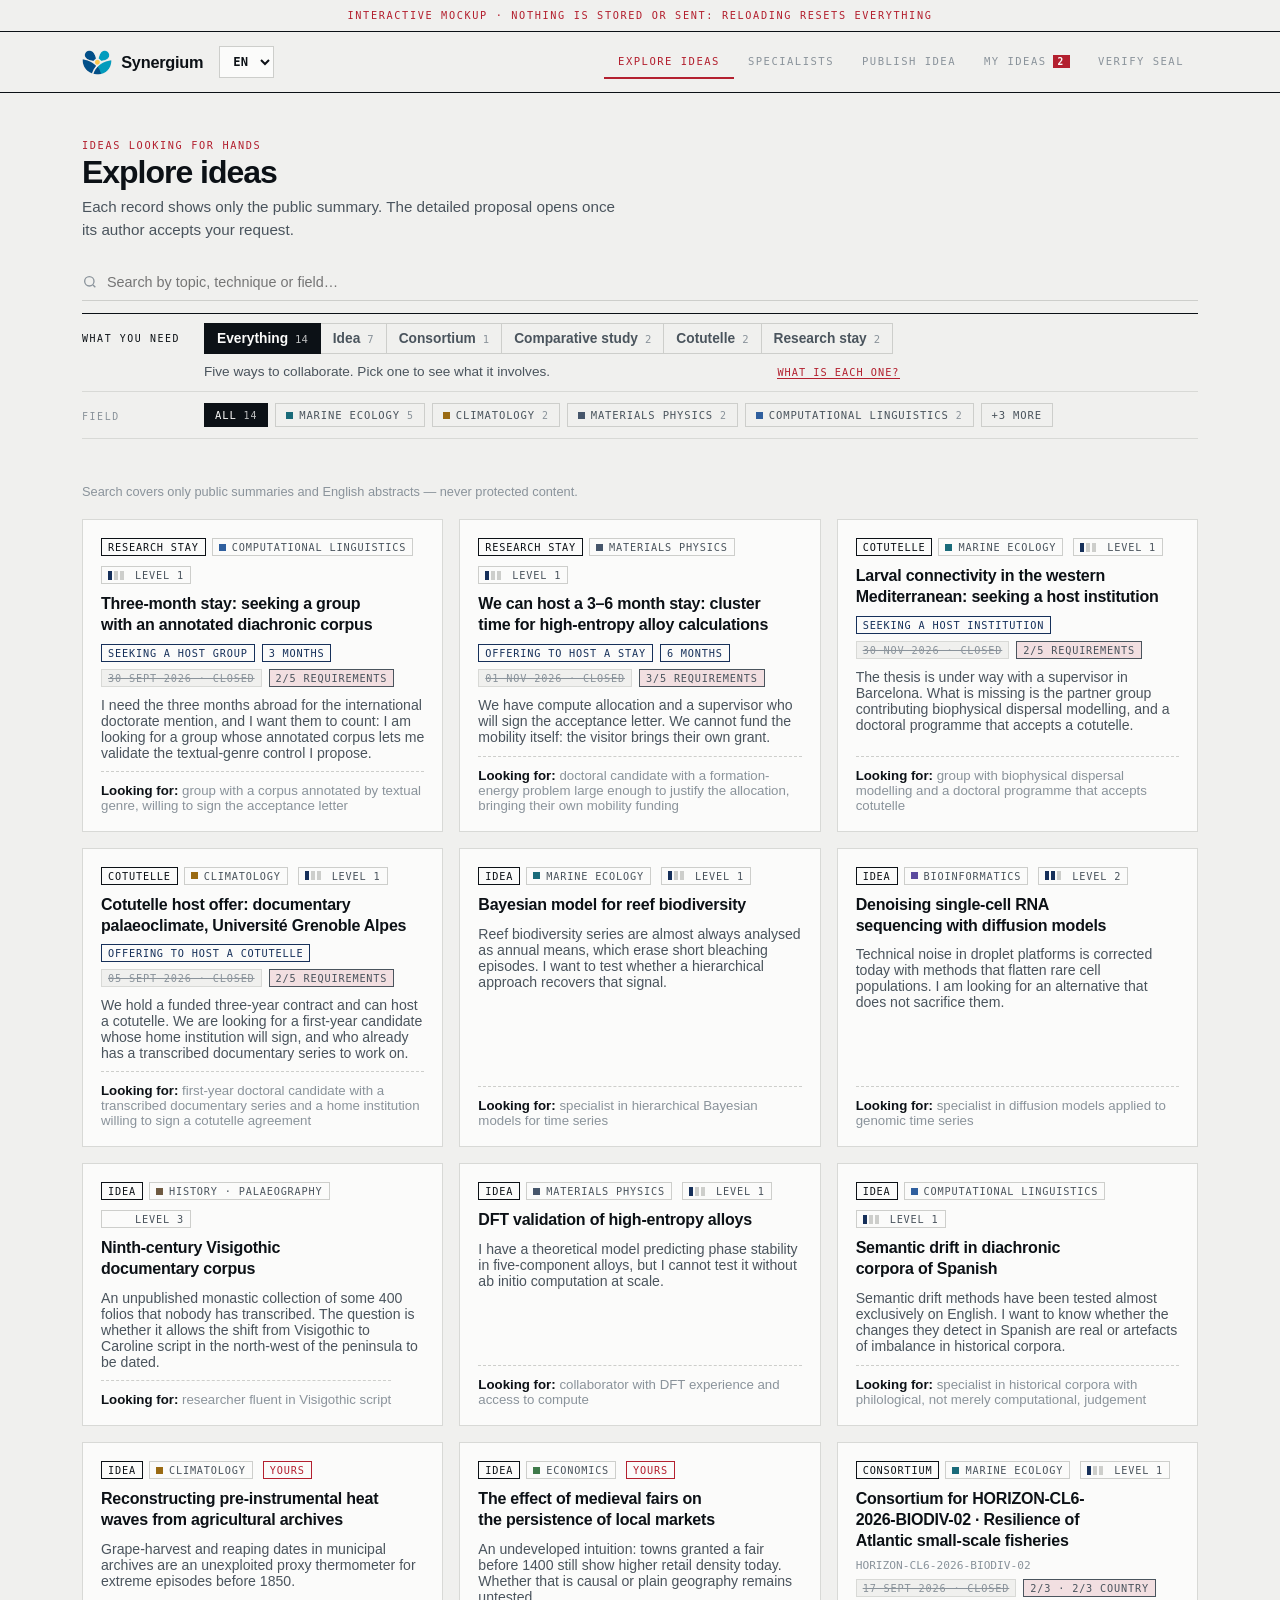
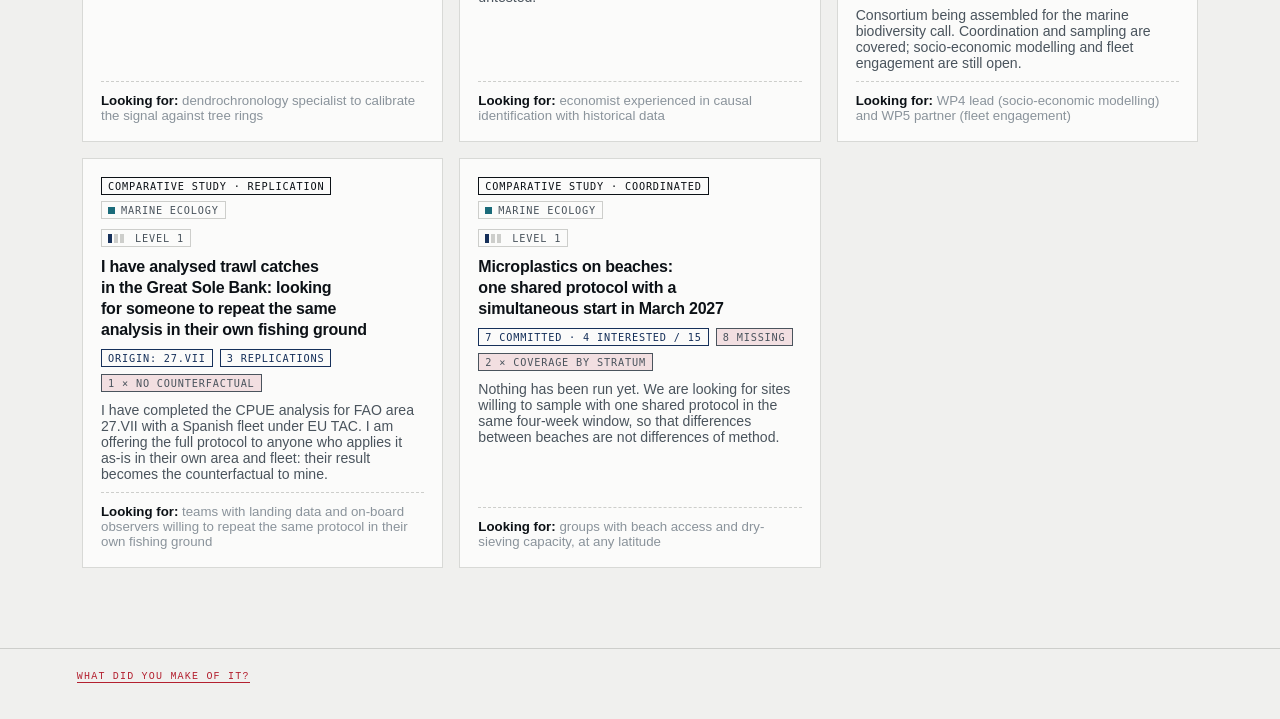
<file: static/app.en.html>
<!doctype html>
<html lang="en">
<head>
<meta charset="utf-8">
<meta name="viewport" content="width=device-width, initial-scale=1">
<title>Synergium — Maqueta de la aplicación</title>
<style>
  /* ═══════════════════════════════════════════════════════════
     Instrumento de medida, no folleto. Los mismos tokens de la
     landing y del sellado, para que las tres piezas se lean como
     una sola cosa.

     Cuatro prohibiciones, porque son el vocabulario donde se
     agolpa el diseño automático:
       · Nada redondeado.   · Ninguna sombra.
       · Ninguna tarjeta.   · Ningún degradado.
     La profundidad sale del filete y del valor.
     ═══════════════════════════════════════════════════════════ */
  :root {
    color-scheme: light;

    --bg: #f0f0ee;
    --paper: #fbfbfa;
    --paper-alt: #f6f6f4;
    --ink: #0c1116;
    --ink-soft: #4a545d;
    --ink-faint: #8a939b;

    /* El acento es el rojo de señal: medida y atención. El azul queda
       para el dato, nunca para la decoración. */
    --accent: #b3202f;
    --accent-deep: #0c1116;
    --accent-soft: #f2dfe1;
    --live: #16305a;

    /* Sin oro: el estado pendiente es tinta apagada, no un color nuevo. */
    --gold: #8a939b;
    --gold-ink: #4a545d;
    --gold-soft: #ececea;

    --ok: #1c6b4b;
    --ok-soft: #e6efea;
    --wait: #4a545d;
    --wait-soft: #ececea;
    --bad: #b3202f;
    --bad-soft: #f2dfe1;

    --line: #d8d9d6;
    --line-strong: #cdcecb;

    --shadow-sm: none;
    --shadow: none;
    --shadow-lg: none;
    --radius: 0;

    /* Ni un remate: grotesca de sistema para todo, monoespaciada para
       lo que produce una máquina. Nada de Inter ni de Space Grotesk. */
    --font-display: "Helvetica Neue", Helvetica, Arimo, "Liberation Sans", Arial, sans-serif;
    --font-body: "Helvetica Neue", Helvetica, Arimo, "Liberation Sans", Arial, sans-serif;
    --font-mono: "SF Mono", SFMono-Regular, Menlo, Consolas, "DejaVu Sans Mono", "Courier New", monospace;
  }

  @media (prefers-contrast: more) {
    :root { --line: #9aa0a4; --line-strong: #b8bdc0; --ink-faint: #5d666e; }
  }

  * { box-sizing: border-box; }
  body {
    margin: 0; background: var(--bg); color: var(--ink);
    font-family: var(--font-body); font-size: 15px; line-height: 1.5;
    -webkit-font-smoothing: antialiased;
  }
  img, svg { max-width: 100%; display: block; }
  h1, h2, h3 { font-family: var(--font-display); font-weight: 500; margin: 0; text-wrap: balance; }
  p { margin: 0; }
  button { font-family: inherit; }
  :focus-visible { outline: 2px solid var(--accent); outline-offset: 2px; }
  .shell { max-width: 1180px; margin: 0 auto; padding: 0 clamp(16px, 3vw, 32px); }
  .sr-only {
    position: absolute; width: 1px; height: 1px; padding: 0; margin: -1px;
    overflow: hidden; clip: rect(0 0 0 0); white-space: nowrap; border: 0;
  }

  .demo-note {
    background: var(--gold-soft); border-bottom: 1px solid var(--line);
    font-size: 0.8rem; color: var(--gold-ink); text-align: center; padding: 7px 16px;
  }

  /* ---------- App bar ---------- */
  .appbar { position: sticky; top: 0; z-index: 40; background: var(--paper); border-bottom: 1px solid var(--line); }
  .appbar .shell { display: flex; align-items: center; gap: 16px; min-height: 60px; flex-wrap: wrap; }
  /* La marca es el camino de vuelta al proyecto, como en cualquier sitio:
     se comporta como enlace pero no se viste de enlace. */
  .brand { display: flex; align-items: center; gap: 9px; flex-shrink: 0; text-decoration: none; color: inherit; }
  .brand:hover span { color: var(--accent); }
  .brand img { height: 25px; width: auto; }
  .brand span { font-family: var(--font-display); font-size: 1.15rem; font-weight: 600; transition: color .15s ease; }
  .tabs { display: flex; gap: 3px; margin-left: auto; overflow-x: auto; }
  .tab {
    background: transparent; border: none; cursor: pointer; border-radius: var(--radius);
    padding: 9px 13px; font-size: 0.86rem; font-weight: 600; color: var(--ink-faint);
    display: flex; align-items: center; gap: 6px; white-space: nowrap;
  }
  .tab:hover { background: var(--accent-soft); color: var(--accent-deep); }
  .tab[aria-current="page"] { background: var(--accent-deep); color: #fff; }
  .tab .count {
    font-family: var(--font-mono); font-size: 0.7rem; font-weight: 700;
    background: var(--wait); color: #fff; border-radius: 9px; padding: 1px 6px;
  }
  .tab[aria-current="page"] .count { background: var(--gold); color: #2a2110; }
  .lang-pick {
    /* width:auto is load-bearing: the generic form rule below sets select{width:100%} */
    width: auto; flex-shrink: 0;
    font-family: var(--font-mono); font-size: 0.76rem; font-weight: 700;
    color: var(--ink); background: var(--paper); border: 1px solid var(--line-strong);
    border-radius: var(--radius); padding: 7px 9px; cursor: pointer;
  }
  @media (max-width: 900px) {
    .appbar .shell { padding-top: 10px; padding-bottom: 10px; }
    .tabs { order: 3; width: 100%; margin-left: 0; }
    .lang-pick { margin-left: auto; }
  }

  /* ---------- Buttons ---------- */
  .btn {
    display: inline-flex; align-items: center; justify-content: center; gap: 7px;
    border: 1px solid transparent; border-radius: var(--radius); cursor: pointer;
    padding: 10px 18px; font-size: 0.88rem; font-weight: 600; text-decoration: none;
    transition: background 0.15s ease, border-color 0.15s ease, color 0.15s ease;
  }
  .btn-primary { background: var(--accent-deep); color: #fff; }
  .btn-primary:hover:not(:disabled) { background: var(--accent); }
  .btn-ghost { background: var(--paper); border-color: var(--line-strong); color: var(--ink); }
  .btn-ghost:hover:not(:disabled) { border-color: var(--accent); color: var(--accent-deep); }
  .btn-ok { background: var(--ok); color: #fff; }
  .btn-ok:hover:not(:disabled) { background: #266649; }
  .btn:disabled { opacity: 0.45; cursor: not-allowed; }
  .btn-sm { padding: 7px 13px; font-size: 0.82rem; }
  /* simulation-only controls are visibly not product UI */
  .btn-sim {
    background: transparent; border: 1px dashed var(--line-strong); color: var(--ink-faint);
    font-weight: 600;
  }
  .btn-sim:hover:not(:disabled) { border-color: var(--gold-ink); color: var(--gold-ink); }
  .btn-sim::before {
    content: "SIM"; font-family: var(--font-mono); font-size: 0.6rem; letter-spacing: 0.06em;
    background: var(--gold-soft); color: var(--gold-ink); padding: 1px 5px; border-radius: 2px;
  }

  /* ---------- Page heads ---------- */
  main { padding: clamp(22px, 3.5vw, 40px) 0 80px; }
  .page-head { margin-bottom: 22px; }
  .page-head h1 { font-size: clamp(1.5rem, 2.4vw + 0.5rem, 2rem); }
  .page-head p { color: var(--ink-soft); margin-top: 7px; font-size: 0.95rem; max-width: 64ch; }
  .eyebrow {
    font-family: var(--font-mono); font-size: 0.68rem; letter-spacing: 0.1em;
    text-transform: uppercase; color: var(--accent); font-weight: 700;
  }
  .sec-label {
    font-family: var(--font-mono); font-size: 0.66rem; letter-spacing: 0.08em;
    text-transform: uppercase; color: var(--ink-faint); display: block; margin-bottom: 6px;
  }

  /* ---------- Filters ---------- */
  .filters { display: flex; gap: 10px; flex-wrap: wrap; align-items: center; margin-bottom: 12px; }
  .search {
    flex: 1 1 260px; min-width: 0; display: flex; align-items: center; gap: 9px;
    background: var(--paper); border: 1px solid var(--line-strong); border-radius: var(--radius); padding: 0 12px;
  }
  .search svg { color: var(--ink-faint); flex-shrink: 0; }
  .search input {
    flex: 1; min-width: 0; border: none; outline: none; background: transparent;
    font-family: inherit; font-size: 0.9rem; color: var(--ink); padding: 10px 0;
  }
  .chips { display: flex; gap: 7px; flex-wrap: wrap; }
  .chip {
    background: var(--paper); border: 1px solid var(--line-strong); border-radius: 16px;
    padding: 7px 13px; font-size: 0.82rem; color: var(--ink-soft); cursor: pointer;
  }
  .chip:hover { border-color: var(--accent); color: var(--accent-deep); }
  .chip[aria-pressed="true"] { background: var(--accent-deep); border-color: var(--accent-deep); color: #fff; }
  .filter-note { font-size: 0.8rem; color: var(--ink-faint); margin-bottom: 18px; }

  /* ---------- Cards ---------- */
  .grid { display: grid; grid-template-columns: repeat(auto-fill, minmax(292px, 1fr)); gap: 16px; }
  .card {
    text-align: left; background: var(--paper); border: 1px solid var(--line);
    border-radius: var(--radius); box-shadow: var(--shadow-sm); padding: 18px;
    display: flex; flex-direction: column; gap: 10px; cursor: pointer; color: inherit;
    transition: border-color 0.15s ease, box-shadow 0.15s ease, transform 0.15s ease;
  }
  .card:hover { border-color: var(--line-strong); box-shadow: var(--shadow); transform: translateY(-2px); }
  .card-top { display: flex; align-items: center; justify-content: space-between; gap: 10px; flex-wrap: wrap; }
  .field {
    font-family: var(--font-mono); font-size: 0.66rem; letter-spacing: 0.06em; text-transform: uppercase;
    color: var(--accent-deep); background: var(--accent-soft); padding: 3px 8px; border-radius: 3px;
  }
  .card h3 { font-size: 1.06rem; line-height: 1.3; }
  .card .summary { font-size: 0.88rem; color: var(--ink-soft); }
  .card .seeks {
    margin-top: auto; padding-top: 11px; border-top: 1px dashed var(--line-strong);
    font-size: 0.83rem; color: var(--ink-faint);
  }
  .card .seeks b { color: var(--ink); font-weight: 600; }

  .lvl {
    display: inline-flex; align-items: center; gap: 5px; flex-shrink: 0;
    font-family: var(--font-mono); font-size: 0.66rem; font-weight: 700; letter-spacing: 0.05em;
    padding: 3px 8px; border-radius: 3px; text-transform: uppercase;
  }
  .lvl-1 { background: var(--bg); color: var(--ink-faint); border: 1px solid var(--line-strong); }
  .lvl-2 { background: var(--wait-soft); color: var(--wait); }
  .lvl-3 { background: var(--ok-soft); color: var(--ok); }
  .lvl-mine { background: var(--accent-soft); color: var(--accent-deep); }

  /* content-language tag: a first-class property of an idea, not chrome */
  .langtag {
    display: inline-flex; align-items: center; gap: 4px; font-family: var(--font-mono);
    font-size: 0.63rem; font-weight: 700; letter-spacing: 0.06em; text-transform: uppercase;
    border: 1px solid var(--line-strong); color: var(--ink-faint); padding: 2px 6px; border-radius: 3px;
  }
  .langtag.has-abstract { border-color: var(--ok); color: var(--ok); }
  /* El título tal como se selló, bajo la versión inglesa. */
  /* Lista de requisitos de la cotutela: se lee de un vistazo cuál falta. */
  /* La ventana sobre dos años: cuándo se puede ir, antes de leerlo. */
  .winbar { margin-top: 12px; }
  .winbar-track {
    position: relative; height: 10px; background: var(--accent-soft);
    border-left: 2px solid var(--wax);
  }
  .winbar-span { position: absolute; top: 0; bottom: 0; background: var(--accent-deep); }
  .winbar-legend {
    display: flex; justify-content: space-between; gap: 10px; margin-top: 6px;
    font-family: var(--font-mono); font-size: 0.66rem; letter-spacing: 0.05em;
    text-transform: uppercase; color: var(--ink-faint);
  }
  .winbar-range { color: var(--accent-deep); font-weight: 700; }
  .est-note {
    margin-top: 14px; padding-left: 14px; border-left: 2px solid var(--gold);
    font-size: 0.86rem; color: var(--ink-soft);
  }
  .cotlist { list-style: none; margin: 12px 0 0; padding: 0; }
  .cotlist li {
    display: grid; grid-template-columns: minmax(0, 1fr) minmax(0, 1.15fr);
    gap: 4px 16px; padding: 10px 0 10px 22px; position: relative;
    border-bottom: 1px solid var(--line);
  }
  .cotlist li:last-child { border-bottom: none; }
  .cotlist li::before {
    position: absolute; left: 0; top: 9px; font-family: var(--font-mono); font-size: 0.8rem;
  }
  .cotlist li.done::before { content: "✓"; color: #1c6b4b; }
  .cotlist li.todo::before { content: "·"; color: var(--gold-ink); font-weight: 700; }
  .cotlist .cot-k { font-size: 0.92rem; font-weight: 600; color: var(--ink); }
  .cotlist li.todo .cot-k { color: var(--ink-soft); }
  .cotlist .cot-v { font-size: 0.86rem; color: var(--ink-faint); }
  @media (max-width: 640px) { .cotlist li { grid-template-columns: 1fr; } }
  .title-orig { font-size: 0.82rem; color: var(--ink-faint); margin-top: 4px; font-style: italic; }
  .only-in {
    margin-top: 8px; font-size: 0.74rem; letter-spacing: 0.04em; text-transform: uppercase;
    color: var(--gold-ink); font-family: var(--font-mono);
  }
  .translated-note {
    font-size: 0.78rem; color: var(--ink-faint); font-style: italic; margin-top: 4px;
  }

  .empty {
    background: var(--paper); border: 1px dashed var(--line-strong); border-radius: var(--radius);
    padding: 40px 24px; text-align: center; color: var(--ink-faint); font-size: 0.92rem;
  }

  /* ---------- Collaboration shapes ---------- */
  .typetag {
    font-family: var(--font-mono); font-size: 0.63rem; font-weight: 700; letter-spacing: 0.07em;
    text-transform: uppercase; padding: 3px 8px; border-radius: 3px; border: 1px solid transparent;
  }
  .ty-idea { background: var(--paper-alt); color: var(--ink-faint); border-color: var(--line-strong); }
  .ty-consortium { background: #efe7fa; color: #5b3a9e; }
  .ty-comparative { background: #e4f1f4; color: #16636f; }

  .card-meta { display: flex; flex-wrap: wrap; gap: 7px; align-items: center; margin-top: -2px; }
  .mono-sm { font-family: var(--font-mono); font-size: 0.7rem; color: var(--ink-faint); }
  .deadline {
    font-family: var(--font-mono); font-size: 0.68rem; font-weight: 700; padding: 2px 7px; border-radius: 3px;
    background: var(--bg); color: var(--ink-soft); border: 1px solid var(--line-strong);
  }
  .deadline.urgent { background: var(--wait-soft); color: var(--wait); border-color: rgba(154,106,18,0.35); }
  .deadline.closed { background: var(--bg); color: var(--ink-faint); text-decoration: line-through; }
  .elig { font-family: var(--font-mono); font-size: 0.68rem; font-weight: 700; padding: 2px 7px; border-radius: 3px; }
  .elig.ok { background: var(--ok-soft); color: var(--ok); }
  .elig.no { background: var(--bad-soft); color: var(--bad); }
  .sites-count { font-family: var(--font-mono); font-size: 0.68rem; font-weight: 700; padding: 2px 7px; border-radius: 3px; background: var(--accent-soft); color: var(--accent-deep); }

  .callbox {
    background: var(--paper-alt); border: 1px solid var(--line); border-radius: var(--radius);
    padding: 12px 14px; display: flex; flex-direction: column; gap: 8px;
  }
  .callbox-row { display: flex; align-items: center; gap: 10px; flex-wrap: wrap; }
  .callbox-row .sec-label { margin-bottom: 0; min-width: 88px; }

  .checkbox-note { border-radius: var(--radius); padding: 12px 14px; border: 1px solid; }
  .checkbox-note .sec-label { margin-bottom: 5px; }
  .checkbox-note p { font-size: 0.88rem; }
  .checkbox-note.ok { background: var(--ok-soft); border-color: rgba(47,125,92,0.3); }
  .checkbox-note.ok p, .checkbox-note.ok .sec-label { color: var(--ok); }
  .checkbox-note.warn { background: var(--wait-soft); border-color: rgba(154,106,18,0.3); }
  .checkbox-note.warn p, .checkbox-note.warn .sec-label { color: var(--wait); }

  .orglist, .slotlist { list-style: none; margin: 0; padding: 0; display: flex; flex-direction: column; gap: 1px; background: var(--line); border: 1px solid var(--line); border-radius: var(--radius); overflow: hidden; }
  .orglist li { background: var(--paper-alt); padding: 9px 12px; display: flex; gap: 9px; align-items: center; flex-wrap: wrap; font-size: 0.85rem; }
  .orglist .org { font-weight: 600; }
  .orglist .cc { font-family: var(--font-mono); font-size: 0.68rem; font-weight: 700; background: var(--accent-soft); color: var(--accent-deep); padding: 2px 6px; border-radius: 3px; }
  .orglist .kind { color: var(--ink-faint); font-size: 0.8rem; }
  .orglist .wp { margin-left: auto; font-family: var(--font-mono); font-size: 0.7rem; color: var(--ink-faint); }
  .slotlist li { background: var(--paper-alt); padding: 12px; display: flex; gap: 12px; align-items: center; justify-content: space-between; flex-wrap: wrap; }
  .slot-role { font-size: 0.9rem; font-weight: 600; }
  .slot-sub { font-size: 0.8rem; color: var(--ink-faint); margin-top: 2px; }
  .widening {
    display: inline-block; margin-top: 5px; font-family: var(--font-mono); font-size: 0.62rem;
    font-weight: 700; letter-spacing: 0.05em; text-transform: uppercase;
    background: var(--gold-soft); color: var(--gold-ink); padding: 2px 6px; border-radius: 3px;
  }

  /* the origin study: already done, and the anchor of the whole comparison */
  .originbox {
    background: #e4f1f4; border: 1px solid rgba(22,99,111,0.28); border-radius: var(--radius);
    padding: 14px 16px;
  }
  .origin-head { display: flex; align-items: center; gap: 9px; flex-wrap: wrap; }
  .origin-tag {
    font-family: var(--font-mono); font-size: 0.62rem; font-weight: 700; letter-spacing: 0.08em;
    text-transform: uppercase; background: #16636f; color: #fff; padding: 2px 7px; border-radius: 3px;
  }
  .origin-site { font-size: 1rem; font-weight: 600; color: #0f4c56; }
  .origin-sub { font-size: 0.8rem; color: #2a6f7a; margin-top: 4px; }
  .originbox .sec-label { color: #2a6f7a; margin-top: 12px; margin-bottom: 4px; }
  .origin-result { font-size: 0.9rem; color: #0f4c56; }
  .origin-note { font-size: 0.84rem; color: var(--ink-faint); font-style: italic; }
  .origin-chip {
    font-family: var(--font-mono); font-size: 0.68rem; font-weight: 700; padding: 2px 7px;
    border-radius: 3px; background: #e4f1f4; color: #16636f;
  }
  .check-rescue { font-size: 0.8rem; margin-top: 6px; color: var(--ink-soft); font-style: italic; }

  /* pre-registered plan: sealed before any data exists */
  .planbox {
    background: #efe7fa; border: 1px solid rgba(91,58,158,0.28); border-radius: var(--radius); padding: 14px 16px;
  }
  .planbox .sec-label { color: #5b3a9e; }
  .plan-text { font-size: 0.9rem; color: #3d2670; }
  .plan-note { font-size: 0.82rem; color: #5b3a9e; margin-top: 8px; font-style: italic; }

  /* progress meters for power and strata coverage */
  .meter { height: 8px; background: rgba(15,32,56,0.1); border-radius: 4px; overflow: hidden; margin: 8px 0 6px; }
  .meter-fill { display: block; height: 100%; border-radius: 4px; }
  .meter-fill.ok { background: var(--ok); }
  .meter-fill.close { background: var(--wait); }
  .meter-fill.no { background: var(--bad); }
  .meter-label { font-family: var(--font-mono); font-size: 0.72rem; color: var(--ink-faint); margin-bottom: 6px; }

  .stratalist { list-style: none; margin: 10px 0 0; padding: 0; display: flex; flex-direction: column; gap: 10px; }
  .stratum { border: 1px solid var(--line); border-radius: var(--radius); padding: 10px 12px; background: var(--paper-alt); }
  .stratum-head { display: flex; align-items: baseline; gap: 10px; }
  .stratum-name { font-size: 0.88rem; font-weight: 600; }
  .stratum-n { font-family: var(--font-mono); font-size: 0.72rem; color: var(--ink-faint); margin-left: auto; }
  .stratum-msg { font-family: var(--font-mono); font-size: 0.68rem; letter-spacing: 0.04em; text-transform: uppercase; font-weight: 700; }
  .stratum.ok .stratum-msg { color: var(--ok); }
  .stratum.weak .stratum-msg { color: var(--wait); }
  .stratum.none { border-color: rgba(168,50,50,0.35); background: var(--bad-soft); }
  .stratum.none .stratum-msg { color: var(--bad); }
  table.matrix tr.is-origin th, table.matrix tr.is-origin td { background: #f2f9fa; }
  table.matrix .site-status.orig { background: #16636f; color: #fff; }
  table.matrix .site-status.run { background: var(--wait-soft); color: var(--wait); }
  table.matrix td.proposed { color: var(--ink-faint); font-style: italic; }

  .taglist { list-style: none; margin: 0; padding: 0; display: flex; flex-wrap: wrap; gap: 6px; }
  .tag-const { font-size: 0.79rem; background: var(--paper-alt); border: 1px solid var(--line); border-radius: 12px; padding: 4px 11px; color: var(--ink-soft); }

  .checklist { list-style: none; margin: 0; padding: 0; display: flex; flex-direction: column; gap: 8px; }
  .check { border-radius: var(--radius); padding: 10px 12px; border: 1px solid; }
  .check-head { display: flex; align-items: center; gap: 9px; }
  .check-var { font-size: 0.88rem; font-weight: 600; }
  .check-n { font-family: var(--font-mono); font-size: 0.7rem; font-weight: 700; margin-left: auto; padding: 2px 7px; border-radius: 3px; }
  .check-msg { font-size: 0.82rem; margin-top: 4px; }
  .check.ok { background: var(--ok-soft); border-color: rgba(47,125,92,0.28); }
  .check.ok .check-var, .check.ok .check-msg { color: var(--ok); }
  .check.ok .check-n { background: var(--ok); color: #fff; }
  .check.weak { background: var(--wait-soft); border-color: rgba(154,106,18,0.28); }
  .check.weak .check-var, .check.weak .check-msg { color: var(--wait); }
  .check.weak .check-n { background: var(--wait); color: #fff; }
  .check.none { background: var(--bad-soft); border-color: rgba(168,50,50,0.3); }
  .check.none .check-var, .check.none .check-msg { color: var(--bad); }
  .check.none .check-n { background: var(--bad); color: #fff; }

  .table-scroll { overflow-x: auto; border: 1px solid var(--line); border-radius: var(--radius); }
  table.matrix { border-collapse: collapse; width: 100%; font-size: 0.83rem; }
  table.matrix th, table.matrix td { padding: 9px 11px; text-align: left; border-bottom: 1px solid var(--line); white-space: nowrap; }
  table.matrix thead th { background: var(--paper-alt); font-family: var(--font-mono); font-size: 0.66rem; letter-spacing: 0.05em; text-transform: uppercase; color: var(--ink-faint); font-weight: 700; }
  table.matrix tbody th { font-weight: 600; display: table-cell; }
  table.matrix .site-name { display: block; }
  table.matrix .site-org { display: block; font-size: 0.74rem; color: var(--ink-faint); font-weight: 400; }
  table.matrix .site-status { display: inline-block; margin-top: 3px; font-family: var(--font-mono); font-size: 0.6rem; letter-spacing: 0.05em; text-transform: uppercase; padding: 1px 6px; border-radius: 3px; font-weight: 700; }
  table.matrix .site-status.conf { background: var(--ok-soft); color: var(--ok); }
  table.matrix .site-status.tent { background: var(--bg); color: var(--ink-faint); border: 1px solid var(--line-strong); }
  table.matrix tbody tr:last-child th, table.matrix tbody tr:last-child td { border-bottom: none; }
  /* a column with no variation is the failure the design check reports */
  table.matrix td.flat { background: var(--bad-soft); color: var(--bad); font-weight: 600; }

  /* ---------- Slide-over ---------- */
  .overlay { position: fixed; inset: 0; background: rgba(15,32,56,0.35); z-index: 50; display: flex; justify-content: flex-end; }
  .overlay[hidden] { display: none; }
  .panel { background: var(--paper); width: min(560px,100%); height: 100%; overflow-y: auto; box-shadow: var(--shadow-lg); display: flex; flex-direction: column; }
  .panel-bar {
    position: sticky; top: 0; background: var(--paper); border-bottom: 1px solid var(--line);
    padding: 14px 22px; display: flex; align-items: center; justify-content: space-between; gap: 12px; z-index: 2;
  }
  .panel-bar .mono { font-family: var(--font-mono); font-size: 0.72rem; color: var(--ink-faint); }
  .icon-btn {
    background: transparent; border: 1px solid var(--line-strong); border-radius: var(--radius);
    width: 32px; height: 32px; display: inline-flex; align-items: center; justify-content: center;
    cursor: pointer; color: var(--ink); flex-shrink: 0;
  }
  .icon-btn:hover { border-color: var(--accent); color: var(--accent-deep); }
  .panel-body { padding: 22px; display: flex; flex-direction: column; gap: 18px; }
  .panel-body h2 { font-size: 1.35rem; line-height: 1.25; }
  .block p { font-size: 0.92rem; color: var(--ink-soft); }

  .redacted { display: flex; flex-direction: column; gap: 6px; }
  .redacted i { display: block; height: 11px; border-radius: 2px; background: var(--accent-soft); }
  .locked-note { display: flex; align-items: center; gap: 7px; margin-top: 9px; font-size: 0.82rem; color: var(--ink-faint); }

  .seal-row {
    display: flex; flex-direction: column; gap: 12px; background: var(--paper-alt);
    border: 1px solid var(--line); padding: 14px 16px;
  }
  /* La huella dibujada: 64 barras, una por dígito. */
  .hscale {
    display: flex; align-items: flex-end; gap: 2px;
    height: 42px; padding-bottom: 1px; border-bottom: 1px solid var(--ink);
  }
  .hscale i { display: block; flex: 1 1 0; min-width: 0; background: var(--live); height: 4%; }
  .seal-row dl { margin: 0; display: grid; grid-template-columns: auto 1fr; gap: 3px 12px; font-family: var(--font-mono); font-size: 0.72rem; min-width: 0; }
  .seal-row dt { color: var(--ink-faint); }
  .seal-row dd { margin: 0; color: var(--ink); word-break: break-all; }
  .seal-row .verify-link {
    background: none; border: none; padding: 0; margin-top: 6px; cursor: pointer;
    font-family: var(--font-body); font-size: 0.78rem; font-weight: 600; color: var(--accent);
    text-decoration: underline; text-underline-offset: 2px;
  }

  /* ---------- Forms ---------- */
  .field-row { display: flex; flex-direction: column; gap: 6px; }
  label.lbl { font-size: 0.85rem; font-weight: 600; color: var(--ink); }
  .hint { font-size: 0.8rem; color: var(--ink-faint); }
  input[type="text"], textarea, select {
    width: 100%; font-family: var(--font-body); font-size: 0.9rem; color: var(--ink);
    background: var(--paper); border: 1px solid var(--line-strong); border-radius: var(--radius); padding: 10px 12px;
  }
  textarea { resize: vertical; min-height: 90px; line-height: 1.5; }
  textarea.mono { font-family: var(--font-mono); font-size: 0.8rem; }
  .counter { font-family: var(--font-mono); font-size: 0.72rem; color: var(--ink-faint); text-align: right; }
  .counter.over { color: var(--bad); font-weight: 700; }
  .two-col { display: grid; grid-template-columns: 1fr 1fr; gap: 14px; }
  @media (max-width: 620px) { .two-col { grid-template-columns: 1fr; } }

  /* ---------- Wizard ---------- */
  .wizard { background: var(--paper); border: 1px solid var(--line); border-radius: var(--radius); box-shadow: var(--shadow); max-width: 760px; }
  .steps { display: flex; border-bottom: 1px solid var(--line); }
  .step { flex: 1; padding: 14px 16px; border: none; border-bottom: 3px solid transparent; background: transparent; text-align: left; }
  .step .n { font-family: var(--font-mono); font-size: 0.7rem; font-weight: 700; color: var(--ink-faint); }
  .step .t { display: block; font-size: 0.86rem; font-weight: 600; color: var(--ink-faint); margin-top: 3px; }
  .step[aria-current="step"] { border-bottom-color: var(--accent-deep); }
  .step[aria-current="step"] .n, .step[aria-current="step"] .t { color: var(--accent-deep); }
  .step.done .n, .step.done .t { color: var(--ok); }
  .wizard-body { padding: 24px; display: flex; flex-direction: column; gap: 18px; }
  .wizard-foot { padding: 16px 24px; border-top: 1px solid var(--line); display: flex; justify-content: space-between; gap: 12px; }

  .skill-row { display: flex; gap: 8px; align-items: center; flex-wrap: wrap; }
  .skill-row input[type="text"] { flex: 1 1 200px; }
  .skill-row select { width: auto; flex-shrink: 0; }
  .skill-list { list-style: none; margin: 10px 0 0; padding: 0; display: flex; flex-direction: column; gap: 7px; }
  .skill-item {
    display: flex; align-items: center; gap: 10px; background: var(--paper-alt);
    border: 1px solid var(--line); border-radius: var(--radius); padding: 8px 11px; font-size: 0.88rem;
  }
  .skill-item .w {
    font-family: var(--font-mono); font-size: 0.63rem; letter-spacing: 0.05em; text-transform: uppercase;
    padding: 2px 7px; border-radius: 3px; margin-left: auto;
  }
  .skill-item .w.key { background: var(--accent-soft); color: var(--accent-deep); font-weight: 700; }
  .skill-item .w.opt { background: transparent; color: var(--ink-faint); border: 1px solid var(--line); }
  .del { background: transparent; border: none; cursor: pointer; color: var(--ink-faint); padding: 2px; display: inline-flex; flex-shrink: 0; }
  .del:hover { color: var(--bad); }

  .sealing { text-align: center; padding: 12px 0; }
  .hash-out {
    font-family: var(--font-mono); font-size: 0.8rem; word-break: break-all; color: var(--ink);
    background: var(--paper-alt); border: 1px solid var(--line); border-radius: var(--radius);
    padding: 12px 14px; margin-top: 10px; text-align: left; line-height: 1.6;
  }
  .hash-out .k { color: var(--ink-faint); }
  .spinner {
    width: 16px; height: 16px; border: 2px solid var(--accent-soft); border-top-color: var(--accent-deep);
    border-radius: 50%; display: inline-block; vertical-align: -3px; margin-right: 8px;
  }
  @media (prefers-reduced-motion: no-preference) { .spinner { animation: spin 0.7s linear infinite; } }
  @keyframes spin { to { transform: rotate(360deg); } }

  /* ---------- Requests / own ideas ---------- */
  .req-list { list-style: none; margin: 0; padding: 0; display: flex; flex-direction: column; gap: 10px; }
  .req { background: var(--paper-alt); border: 1px solid var(--line); border-radius: var(--radius); padding: 14px 16px; display: flex; flex-direction: column; gap: 8px; }
  .req-top { display: flex; align-items: baseline; justify-content: space-between; gap: 10px; flex-wrap: wrap; }
  .req-who { font-size: 0.94rem; font-weight: 600; display: flex; align-items: center; gap: 6px; }
  .req-aff { font-size: 0.82rem; color: var(--ink-faint); }
  .req-motive { font-size: 0.88rem; color: var(--ink-soft); }
  .req-acts { display: flex; gap: 8px; flex-wrap: wrap; }
  .status { font-family: var(--font-mono); font-size: 0.68rem; font-weight: 700; letter-spacing: 0.05em; text-transform: uppercase; padding: 3px 8px; border-radius: 3px; }
  .status.pend { background: var(--wait-soft); color: var(--wait); }
  .status.acc { background: var(--ok-soft); color: var(--ok); }
  .status.rej { background: var(--bg); color: var(--ink-faint); border: 1px solid var(--line-strong); }

  .verified {
    display: inline-flex; align-items: center; gap: 3px; color: var(--ok);
    font-family: var(--font-mono); font-size: 0.62rem; font-weight: 700; letter-spacing: 0.05em;
    background: var(--ok-soft); padding: 2px 6px; border-radius: 3px; text-transform: uppercase;
  }

  .own-idea { background: var(--paper); border: 1px solid var(--line); border-radius: var(--radius); box-shadow: var(--shadow-sm); padding: 20px; display: flex; flex-direction: column; gap: 14px; }
  .own-head { display: flex; align-items: flex-start; justify-content: space-between; gap: 14px; flex-wrap: wrap; }
  .own-head h3 { font-size: 1.12rem; line-height: 1.3; }
  .own-meta { font-family: var(--font-mono); font-size: 0.72rem; color: var(--ink-faint); margin-top: 5px; word-break: break-all; }
  .gap-warn {
    background: var(--wait-soft); border: 1px solid rgba(154,106,18,0.28); border-radius: var(--radius);
    padding: 12px 14px; font-size: 0.86rem; color: var(--wait);
    display: flex; align-items: center; gap: 12px; flex-wrap: wrap; justify-content: space-between;
  }
  .amend-note { font-size: 0.8rem; color: var(--ink-faint); margin-top: 6px; }

  /* access log */
  .log { list-style: none; margin: 0; padding: 0; display: flex; flex-direction: column; gap: 1px; background: var(--line); border: 1px solid var(--line); border-radius: var(--radius); overflow: hidden; }
  .log li { background: var(--paper-alt); padding: 10px 13px; display: flex; align-items: center; gap: 10px; flex-wrap: wrap; font-size: 0.86rem; }
  .log .who { font-weight: 600; }
  .log .when { font-family: var(--font-mono); font-size: 0.72rem; color: var(--ink-faint); margin-left: auto; }

  /* ---------- Modal ---------- */
  .modal-wrap { position: fixed; inset: 0; background: rgba(15,32,56,0.4); z-index: 60; display: flex; align-items: center; justify-content: center; padding: 20px; }
  .modal-wrap[hidden] { display: none; }
  .modal { background: var(--paper); border-radius: var(--radius); box-shadow: var(--shadow-lg); width: min(560px,100%); max-height: 88vh; overflow-y: auto; }
  .modal-head { padding: 20px 24px 0; }
  .modal-head h2 { font-size: 1.25rem; }
  .modal-body { padding: 18px 24px; display: flex; flex-direction: column; gap: 14px; }
  /* La huella del propio acuerdo, visible antes de firmarlo. */
  .memo-seal {
    margin-top: 14px; padding: 11px 14px; border: 1px dashed var(--line-strong);
    border-radius: var(--radius); display: flex; gap: 12px; align-items: baseline;
    flex-wrap: wrap; background: var(--bg);
  }
  .memo-seal .mono-sm { color: var(--wax); word-break: break-all; }
  .memo-terms { list-style: none; margin: 0; padding: 0; display: flex; flex-direction: column; gap: 1px; background: var(--line); border: 1px solid var(--line); border-radius: var(--radius); overflow: hidden; }
  .memo-terms li { background: var(--paper-alt); padding: 11px 14px; display: grid; grid-template-columns: 130px 1fr; gap: 12px; font-size: 0.88rem; }
  @media (max-width: 520px) { .memo-terms li { grid-template-columns: 1fr; gap: 4px; } }
  .memo-terms .mt { font-family: var(--font-mono); font-size: 0.7rem; letter-spacing: 0.05em; text-transform: uppercase; color: var(--ink-faint); padding-top: 2px; }
  .modal-foot { padding: 0 24px 22px; display: flex; gap: 10px; justify-content: flex-end; flex-wrap: wrap; }

  /* ---------- Verify view ---------- */
  .verify-box { background: var(--paper); border: 1px solid var(--line); border-radius: var(--radius); box-shadow: var(--shadow); padding: 24px; max-width: 860px; display: flex; flex-direction: column; gap: 18px; }
  .result { border-radius: var(--radius); padding: 16px 18px; display: flex; gap: 12px; align-items: flex-start; }
  .result.match { background: var(--ok-soft); color: var(--ok); border: 1px solid rgba(47,125,92,0.3); }
  .result.nomatch { background: var(--bad-soft); color: var(--bad); border: 1px solid rgba(168,50,50,0.3); }
  .result b { display: block; margin-bottom: 4px; }
  .result .hashes { font-family: var(--font-mono); font-size: 0.74rem; word-break: break-all; margin-top: 8px; line-height: 1.6; color: var(--ink); }
  .result .hashes .k { color: var(--ink-faint); }

  /* ---------- Specialists ---------- */
  .spec-techs { display: flex; flex-wrap: wrap; gap: 6px; }
  .tech {
    font-size: 0.78rem; background: var(--paper-alt); border: 1px solid var(--line);
    border-radius: 12px; padding: 3px 10px; color: var(--ink-soft);
  }
  .avail { font-family: var(--font-mono); font-size: 0.68rem; letter-spacing: 0.05em; text-transform: uppercase; padding: 3px 8px; border-radius: 3px; }
  .avail.open { background: var(--ok-soft); color: var(--ok); }
  .avail.busy { background: var(--bg); color: var(--ink-faint); border: 1px solid var(--line-strong); }

  .toast {
    position: fixed; left: 50%; bottom: 26px; transform: translateX(-50%);
    background: var(--ink); color: #fff; padding: 12px 20px; border-radius: var(--radius);
    font-size: 0.88rem; box-shadow: var(--shadow-lg); z-index: 80; max-width: 90vw;
  }
  .toast[hidden] { display: none; }
  /* ═══════════════════════════════════════════════════════════
     Los filtros: tres grupos que hacen tres cosas distintas y que
     antes se veían iguales. Ahora cada uno lleva su rótulo a la
     izquierda y su propia forma:
       · qué buscas → segmentos unidos, es la oferta de la web
       · disciplina → chips sueltos, lista que crece
       · idioma     → segmentos, lista corta y cerrada
     Y todos con recuento: un filtro sin número es una apuesta.
     ═══════════════════════════════════════════════════════════ */
  .filterset { border-top: 1px solid var(--ink); margin: 4px 0 14px; }
  .fs-row {
    display: grid; grid-template-columns: 104px minmax(0, 1fr); gap: 0 18px;
    align-items: start; padding: 11px 0; border-bottom: 1px solid var(--line);
  }
  /* Sin esto, el ancho mínimo del contenido manda sobre la pista: los
     segmentos no envuelven, así que estiraban la fila hasta 560 px dentro de
     una pantalla de 375 y sacaban la página 201 px por el lado. El
     overflow-x del hijo no basta si el abuelo puede crecer. */
  .fs-row > * { min-width: 0; }
  .fs-row > div > .segs, .fs-row > div > .type-guide { min-width: 0; }
  .fs-label {
    font-family: var(--font-mono); font-size: 0.62rem; letter-spacing: 0.16em;
    text-transform: uppercase; color: var(--ink-faint); padding-top: 7px;
  }
  .fs-primary { padding: 9px 0; }
  .fs-primary .fs-label { color: var(--ink); padding-top: 9px; }
  @media (max-width: 640px) {
    .fs-row { grid-template-columns: minmax(0, 1fr); gap: 6px; }
    .fs-label { padding-top: 0; }
    /* En móvil cada grupo se desliza en una línea. Envolviendo, los tres
       grupos ocupaban 471 px: la pantalla entera antes del primer resultado. */
    .filterset .segs, .filterset .chips {
      flex-wrap: nowrap; overflow-x: auto; scrollbar-width: none;
      -webkit-overflow-scrolling: touch; padding-bottom: 2px;
    }
    .filterset .segs::-webkit-scrollbar, .filterset .chips::-webkit-scrollbar { display: none; }
    .filterset .seg, .filterset .chip { flex: 0 0 auto; }
  }

  /* Segmentos: se tocan, así que se leen como un mando, no como etiquetas. */
  .segs { display: flex; flex-wrap: wrap; }
  .seg {
    display: inline-flex; align-items: baseline; gap: 7px;
    background: transparent; border: 1px solid var(--line-strong);
    margin: 0 0 -1px -1px; padding: 7px 12px; cursor: pointer;
    color: var(--ink-soft); transition: background .12s linear, color .12s linear;
  }
  .seg:first-child { margin-left: 0; }
  .seg-n { font-size: 0.86rem; font-weight: 600; }
  .seg-c {
    font-family: var(--font-mono); font-size: 0.66rem; color: var(--ink-faint);
    font-variant-numeric: tabular-nums;
  }
  .seg:hover:not(:disabled) { color: var(--accent); border-color: var(--accent); position: relative; z-index: 1; }
  .seg[aria-pressed="true"] {
    background: var(--ink); border-color: var(--ink); color: var(--paper);
    position: relative; z-index: 2;
  }
  .seg[aria-pressed="true"] .seg-c { color: var(--paper); opacity: 0.75; }
  .seg.empty { opacity: 0.4; cursor: not-allowed; }

  /* Chips con recuento; los idiomas van unidos porque son pocos y cerrados. */
  .chip .cnt {
    font-family: var(--font-mono); font-size: 0.62rem; margin-left: 7px;
    color: var(--ink-faint); font-variant-numeric: tabular-nums;
  }
  .chip[aria-pressed="true"] .cnt { color: var(--paper); opacity: 0.75; }
  .chip.empty { opacity: 0.4; cursor: not-allowed; }
  .chip-more { border-style: dashed; }
  .chips-joined { display: flex; flex-wrap: wrap; gap: 0; }
  .chips-joined .chip { margin: 0 0 -1px -1px; }
  .chips-joined .chip:first-child { margin-left: 0; }

  /* Cuadrito de leyenda de disciplina: un cuadrado, no un punto — en un
     panel de instrumento los redondeles significan estado. */
  .sw {
    display: inline-block; width: 7px; height: 7px; flex: none;
    margin-right: 6px; vertical-align: 0.5px;
  }
  .field, .chip { display: inline-flex; align-items: center; }

  /* Nivel: tres marcas que se llenan. La progresión está en la forma, así que
     sobrevive al blanco y negro y a no distinguir colores. */
  .pips { display: inline-flex; gap: 2px; margin-right: 6px; align-items: center; }
  .pips i { display: block; width: 4px; height: 9px; background: var(--line-strong); }
  .pips i.on { background: var(--live); }
  .lvl { display: inline-flex; align-items: center; }
  .lvl-1 { border-color: var(--line-strong); color: var(--ink-faint); }
  .lvl-2 { border-color: var(--live); color: var(--live); }
  .lvl-3 { border-color: var(--live); color: var(--paper); background: var(--live); }
  .lvl-3 .pips i.on { background: var(--paper); }
  .lvl-3 .pips i { background: rgba(255,255,255,0.35); }

  /* La explicación de cada opción: una línea siempre, el resto plegado.
     Va pegada al selector porque es ahí donde surge la pregunta. */
  .seg-help {
    display: flex; gap: 16px; align-items: baseline; justify-content: space-between;
    flex-wrap: wrap; margin-top: 9px; font-size: 0.85rem; color: var(--ink-soft);
    max-width: 92ch;
  }
  .seg-help-more {
    background: transparent; border: none; padding: 0; cursor: pointer; flex: none;
    font-family: var(--font-mono); font-size: 0.64rem; letter-spacing: 0.1em;
    text-transform: uppercase; color: var(--accent); border-bottom: 1px solid var(--accent);
  }
  .seg-help-more:hover { color: var(--ink); border-bottom-color: var(--ink); }
  .type-guide { margin-top: 12px; border-top: 1px solid var(--line); }
  .tg-row {
    display: grid; grid-template-columns: 200px minmax(0, 1fr); gap: 4px 20px;
    padding: 11px 0; border-bottom: 1px solid var(--line);
  }
  .tg-row.on { background: var(--accent-soft); }
  .tg-name { display: block; font-size: 0.9rem; font-weight: 700; color: var(--ink); }
  .tg-needs {
    display: block; margin-top: 3px;
    font-family: var(--font-mono); font-size: 0.62rem; letter-spacing: 0.08em;
    text-transform: uppercase; color: var(--ink-faint);
  }
  .tg-what { font-size: 0.86rem; color: var(--ink-soft); max-width: 62ch; }
  @media (max-width: 640px) { .tg-row { grid-template-columns: 1fr; } }

  /* Cuánto has estrechado y cómo deshacerlo. */
  .fs-state { border-bottom: none; }
  .fs-state > div { display: flex; align-items: baseline; gap: 14px; flex-wrap: wrap; }
  .fs-count { font-size: 0.86rem; color: var(--ink); font-weight: 600; }
  .fs-clear {
    background: transparent; border: none; padding: 0; cursor: pointer;
    font-family: var(--font-mono); font-size: 0.66rem; letter-spacing: 0.1em;
    text-transform: uppercase; color: var(--accent);
    border-bottom: 1px solid var(--accent);
  }
  .fs-clear:hover { color: var(--ink); border-bottom-color: var(--ink); }

  /* ═══════════════════════════════════════════════════════════
     Capa de instrumento: lo que los tokens no alcanzan por sí solos.
     Va al final para ganar por orden, no por especificidad inflada.
     ═══════════════════════════════════════════════════════════ */

  *, *::before, *::after { border-radius: 0 !important; box-shadow: none !important; }
  /* Único redondeo tolerado: un punto de estado es un punto. */
  .dot, .bench-live i, .lamp i { border-radius: 50% !important; }

  /* Titulares en grotesca: a este tamaño el tracking tiene que cerrarse. */
  h1, h2, h3 { font-weight: 700; }
  h1 { letter-spacing: -0.032em; line-height: 1.04; }
  h2 { letter-spacing: -0.022em; }
  h3 { letter-spacing: -0.014em; }
  body { font-size: 15px; }
  :focus-visible { outline: 2px solid var(--accent); outline-offset: 2px; }

  /* El aviso de maqueta es serigrafía de panel, no una cinta de color. */
  .demo-note {
    background: var(--bg); border-bottom: 1px solid var(--ink); color: var(--accent);
    font-family: var(--font-mono); font-size: 0.64rem; letter-spacing: 0.16em;
    text-transform: uppercase; padding: 8px 16px;
  }

  /* Barra superior: filete negro abajo, como el borde de una carátula. */
  .appbar { background: var(--bg); border-bottom: 1px solid var(--ink); }
  .brand span { font-family: var(--font-display); font-size: 1.02rem; letter-spacing: -0.015em; }

  /* Pestañas: solapas de panel, no botones rellenos. */
  .tabs { gap: 0; }
  .tab {
    background: transparent !important; color: var(--ink-faint);
    font-family: var(--font-mono); font-size: 0.66rem; letter-spacing: 0.14em;
    text-transform: uppercase; font-weight: 400;
    padding: 9px 14px; border-bottom: 2px solid transparent;
  }
  .tab:hover { color: var(--ink); }
  .tab[aria-pressed="true"], .tab.on, .tab[aria-current="page"] {
    color: var(--accent); border-bottom-color: var(--accent);
  }
  .tab .count {
    background: var(--accent); color: var(--paper);
    font-family: var(--font-mono); font-size: 0.6rem; padding: 1px 5px;
  }

  /* Botones rectos: tinta, y rojo al pasar. */
  .btn {
    font-family: var(--font-body); font-weight: 700; font-size: 0.82rem;
    border: 1px solid var(--ink); transition: background .12s linear, color .12s linear;
  }
  .btn-primary, .btn-ok { background: var(--ink); color: var(--paper); border-color: var(--ink); }
  .btn-primary:hover, .btn-ok:hover { background: var(--accent); border-color: var(--accent); }
  .btn-ghost { background: transparent; color: var(--ink); border-color: var(--ink); }
  .btn-ghost:hover { background: var(--accent); border-color: var(--accent); color: var(--paper); }
  .btn-sim { background: transparent; color: var(--ink-soft); border: 1px dashed var(--line-strong); }
  .btn:hover { transform: none; }

  /* Chips: rectángulos de filete con rótulo monoespaciado. */
  .chip {
    background: transparent; border: 1px solid var(--line-strong); color: var(--ink-soft);
    font-family: var(--font-mono); font-size: 0.66rem; letter-spacing: 0.08em;
    text-transform: uppercase; padding: 5px 10px;
  }
  .chip:hover { border-color: var(--accent); color: var(--accent); }
  .chip[aria-pressed="true"] { background: var(--ink); border-color: var(--ink); color: var(--paper); }

  /* Buscador: una línea, no una caja. */
  .search {
    background: transparent; border: none; border-bottom: 1px solid var(--line-strong);
    padding-left: 0;
  }
  .search:focus-within { border-bottom: 2px solid var(--accent); }

  /* Las fichas dejan de ser tarjetas: rectángulos delimitados por filete. */
  .card {
    background: var(--paper); border: 1px solid var(--line);
    transition: border-color .12s linear;
  }
  .card:hover { border-color: var(--ink); }
  .card h3 { font-size: 1rem; }

  /* Insignias: rótulo de instrumento, sin relleno de color. */
  .field, .langtag, .lvl, .typetag, .elig, .sites-count, .origin-chip, .status, .deadline {
    font-family: var(--font-mono); font-size: 0.64rem; letter-spacing: 0.08em;
    text-transform: uppercase; font-weight: 400; padding: 2px 6px;
    background: transparent; border: 1px solid var(--line-strong); color: var(--ink-soft);
  }
  .typetag { border-color: var(--ink); color: var(--ink); }
  .langtag.has-abstract { border-color: var(--live); color: var(--live); }
  .lvl-mine { border-color: var(--accent); color: var(--accent); }
  .elig.ok, .status.acc { border-color: var(--ok); color: var(--ok); }
  .elig.no, .status.pend { border-color: var(--gold-ink); color: var(--gold-ink); }
  .deadline.urgent { border-color: var(--accent); color: var(--accent); }
  .deadline.closed { border-color: var(--line); color: var(--ink-faint); }
  .sites-count, .origin-chip { border-color: var(--live); color: var(--live); }

  /* Rótulos pequeños: todos hablan el mismo idioma. */
  .eyebrow, .sec-label {
    font-family: var(--font-mono); font-size: 0.64rem; letter-spacing: 0.16em;
    text-transform: uppercase; color: var(--ink-faint); font-weight: 400;
  }
  .eyebrow { color: var(--accent); }

  /* Panel y modal: filete negro, nada flotando. */
  .panel { border-left: 1px solid var(--ink); }
  .modal { border: 1px solid var(--ink); }
  .modal-wrap { background: rgba(12, 17, 22, 0.34); }

  /* Listas de términos y tablas: filas, no celdas de color. */
  .memo-terms, .memo-terms li { background: var(--paper); }
  .memo-terms { border-color: var(--ink); }
  .memo-seal { border: 1px dashed var(--line-strong); background: var(--paper-alt); }
  .memo-seal .mono-sm { color: var(--accent); }

  /* La barra de ventana usa el azul del dato, no el rojo de señal. */
  .winbar-track { background: var(--gold-soft); border-left: 2px solid var(--accent); }
  .winbar-span { background: var(--live); }
  .winbar-range { color: var(--live); }
  .est-note { border-left: 2px solid var(--accent); }

  /* Lo tapado se dibuja en barras: sigue sin enviarse a la página. */
  .redacted i { background: var(--gold-soft); }
</style>

<div class="demo-note" data-i18n="demo.note">Maqueta interactiva · Nada se guarda ni se envía</div>
<style>
/* Panel de opiniones. Prefijo op- y estilos propios: las tres páginas tienen
   CSS distinto y esto tiene que verse igual en las nueve. */
.op-wrap { border-top: 1px solid #cdcecb; padding: 14px clamp(18px, 6vw, 84px) 34px;
  background: #f0f0ee; font-family: "Helvetica Neue", Helvetica, Arial, sans-serif; }
.op-abrir { background: transparent; border: none; padding: 0; cursor: pointer;
  font-family: ui-monospace, "SF Mono", Menlo, monospace; font-size: 10px;
  letter-spacing: .12em; text-transform: uppercase; color: #b3202f;
  border-bottom: 1px solid #b3202f; }
.op-abrir:hover { color: #0c1116; border-bottom-color: #0c1116; }
.op-abrir:disabled { color: #8a939b; border-bottom-color: transparent; cursor: default; }
.op-caja { max-width: 620px; margin-top: 16px; }
.op-q { margin: 0 0 10px; font-size: .95rem; font-weight: 700; color: #0c1116; }
.op-llamada { margin: 0 0 12px; font-size: .9rem; color: #4a545d; max-width: 56ch; }
.op-ops { display: flex; flex-wrap: wrap; gap: 0; margin-bottom: 14px; }
.op-r { background: transparent; border: 1px solid #cdcecb; margin-left: -1px;
  padding: 7px 14px; cursor: pointer; font: inherit; font-size: .86rem; color: #4a545d; }
.op-r:first-child { margin-left: 0; }
.op-r:hover { border-color: #b3202f; color: #b3202f; position: relative; z-index: 1; }
.op-r[aria-pressed="true"] { background: #0c1116; border-color: #0c1116; color: #fbfbfa;
  position: relative; z-index: 2; }
.op-caja textarea, .op-caja input { display: block; width: 100%; box-sizing: border-box;
  background: transparent; border: none; border-bottom: 1px solid #d8d9d6; outline: none;
  font: inherit; font-size: .95rem; color: #0c1116; padding: 10px 0; margin-bottom: 4px; }
.op-caja textarea { resize: vertical; }
.op-caja textarea:focus, .op-caja input:focus { border-bottom: 2px solid #b3202f; }
.op-caja ::placeholder { color: #8a939b; }
.op-aviso { margin: 12px 0 0; font-size: .8rem; color: #8a939b; max-width: 56ch; }
.op-pie { display: flex; align-items: center; gap: 14px; flex-wrap: wrap; margin-top: 14px; }
.op-enviar { background: #0c1116; border: 1px solid #0c1116; color: #fbfbfa; cursor: pointer;
  font: inherit; font-size: .82rem; font-weight: 700; padding: 10px 20px; }
.op-enviar:hover { background: #b3202f; border-color: #b3202f; }
.op-msg { font-family: ui-monospace, "SF Mono", Menlo, monospace; font-size: 11px;
  letter-spacing: .08em; color: #4a545d; }
.op-sr { position: absolute; width: 1px; height: 1px; overflow: hidden;
  clip: rect(0 0 0 0); white-space: nowrap; }
*, *::before, *::after { }
</style>

</head>
<body>
<header class="appbar">
  <div class="shell">
    <a class="brand" href="/proyecto"
       title="Volver a la página del proyecto">
      <img src="[data-uri]" alt="">
      <span>Synergium</span>
    </a>
    <select class="lang-pick" id="lang-pick" aria-label="Idioma de la interfaz / Interface language"></select>
    <nav class="tabs" id="tabs" aria-label="Secciones"></nav>
  </div>
</header>

<main>
  <div class="shell">

    <!-- ============ EXPLORAR ============ -->
    <section id="view-explorar">
      <div class="page-head">
        <span class="eyebrow" data-i18n="explore.eyebrow"></span>
        <h1 data-i18n="explore.title"></h1>
        <p data-i18n="explore.lead"></p>
      </div>
      <div class="filters">
        <div class="search">
          <svg width="16" height="16" viewBox="0 0 24 24" fill="none" stroke="currentColor" stroke-width="2" aria-hidden="true"><circle cx="11" cy="11" r="7"/><path d="M20 20l-3.5-3.5"/></svg>
          <input type="search" id="q" data-i18n-placeholder="explore.search" data-i18n-aria="explore.search">
        </div>
      </div>
      <div class="filterset">
        <div class="fs-row fs-primary">
          <span class="fs-label" data-i18n="explore.lWhat"></span>
          <div>
            <div class="segs" id="type-chips" role="group" data-i18n-aria="explore.byType"></div>
            <p class="seg-help">
              <span id="seg-help-text"></span>
              <button class="seg-help-more" type="button" id="type-guide-toggle"
                      aria-expanded="false" aria-controls="type-guide"></button>
            </p>
            <div class="type-guide" id="type-guide" hidden></div>
          </div>
        </div>
        <div class="fs-row">
          <span class="fs-label" data-i18n="explore.lField"></span>
          <div class="chips" id="chips" role="group" data-i18n-aria="explore.byField"></div>
        </div>
        <div class="fs-row fs-state" id="filter-state" hidden>
          <span class="fs-label"></span>
          <div id="filter-state-body"></div>
        </div>
      </div>
      <p class="filter-note" data-i18n="explore.searchNote"></p>
      <div class="grid" id="grid"></div>
      <div class="empty" id="empty" hidden data-i18n="explore.empty"></div>
    </section>

    <!-- ============ ESPECIALISTAS ============ -->
    <section id="view-especialistas" hidden>
      <div class="page-head">
        <span class="eyebrow" data-i18n="spec.eyebrow"></span>
        <h1 data-i18n="spec.title"></h1>
        <p data-i18n="spec.lead"></p>
      </div>
      <div style="margin-bottom:20px; display:flex; gap:10px; flex-wrap:wrap;">
        <button class="btn btn-primary" type="button" id="open-spec-form" data-i18n="spec.publishMine"></button>
      </div>
      <div id="spec-form-wrap" hidden style="margin-bottom:22px;">
        <div class="verify-box">
          <h2 style="font-size:1.15rem;" data-i18n="spec.formTitle"></h2>
          <div class="two-col">
            <div class="field-row">
              <label class="lbl" for="s-field" data-i18n="spec.field"></label>
              <select id="s-field"></select>
            </div>
            <div class="field-row">
              <label class="lbl" for="s-avail" data-i18n="spec.availability"></label>
              <select id="s-avail">
                <option value="open" data-i18n="spec.availOpen"></option>
                <option value="busy" data-i18n="spec.availBusy"></option>
              </select>
            </div>
          </div>
          <div class="field-row">
            <label class="lbl" for="s-headline" data-i18n="spec.headline"></label>
            <span class="hint" data-i18n="spec.headlineHint"></span>
            <input type="text" id="s-headline" maxlength="120">
          </div>
          <div class="field-row">
            <label class="lbl" for="s-tech" data-i18n="spec.techs"></label>
            <span class="hint" data-i18n="spec.techsHint"></span>
            <div class="skill-row">
              <input type="text" id="s-tech" data-i18n-aria="spec.techs">
              <button class="btn btn-ghost btn-sm" type="button" id="s-add-tech" data-i18n="common.add"></button>
            </div>
            <ul class="skill-list" id="s-tech-list"></ul>
          </div>
          <div class="wizard-foot" style="padding:14px 0 0; border-top:1px solid var(--line);">
            <button class="btn btn-ghost" type="button" id="s-cancel" data-i18n="common.cancel"></button>
            <button class="btn btn-primary" type="button" id="s-save" data-i18n="spec.save"></button>
          </div>
        </div>
      </div>
      <div class="grid" id="spec-grid"></div>
    </section>

    <!-- ============ PUBLICAR ============ -->
    <section id="view-publicar" hidden>
      <div class="page-head">
        <span class="eyebrow" data-i18n="publish.eyebrow"></span>
        <h1 data-i18n="publish.title"></h1>
        <p data-i18n="publish.lead"></p>
      </div>
      <div class="wizard">
        <div class="steps" role="list">
          <div class="step" role="listitem" data-step="1" aria-current="step"><span class="n">01</span><span class="t" data-i18n="publish.step1"></span></div>
          <div class="step" role="listitem" data-step="2"><span class="n">02</span><span class="t" data-i18n="publish.step2"></span></div>
          <div class="step" role="listitem" data-step="3"><span class="n">03</span><span class="t" data-i18n="publish.step3"></span></div>
        </div>

        <div class="wizard-body" data-panel="1">
          <div class="field-row">
            <label class="lbl" for="f-type" data-i18n="publish.type"></label>
            <span class="hint" data-i18n="publish.typeHint"></span>
            <select id="f-type">
              <option value="idea" data-i18n="type.idea"></option>
              <option value="consortium" data-i18n="type.consortium"></option>
              <option value="comparative" data-i18n="type.comparative"></option>
            </select>
          </div>
          <div class="two-col">
            <div class="field-row">
              <label class="lbl" for="f-field" data-i18n="publish.field"></label>
              <select id="f-field"></select>
            </div>
            <div class="field-row">
              <label class="lbl" for="f-lang" data-i18n="publish.contentLang"></label>
              <span class="hint" data-i18n="publish.contentLangHint"></span>
              <select id="f-lang"></select>
            </div>
          </div>
          <div class="field-row">
            <label class="lbl" for="f-title" data-i18n="publish.ideaTitle"></label>
            <span class="hint" data-i18n="publish.ideaTitleHint"></span>
            <input type="text" id="f-title" maxlength="120">
            <span class="counter" id="c-title">0 / 120</span>
          </div>
          <div class="field-row">
            <label class="lbl" for="f-summary" data-i18n="publish.summary"></label>
            <span class="hint" data-i18n="publish.summaryHint"></span>
            <textarea id="f-summary" maxlength="320"></textarea>
            <span class="counter" id="c-summary">0 / 320</span>
          </div>
          <div class="field-row" id="abstract-row">
            <label class="lbl" for="f-abstract" data-i18n="publish.abstract"></label>
            <span class="hint" data-i18n="publish.abstractHint"></span>
            <textarea id="f-abstract" maxlength="320"></textarea>
            <span class="counter" id="c-abstract">0 / 320</span>
          </div>
          <div class="field-row">
            <label class="lbl" for="f-approach"><span data-i18n="publish.approach"></span> <span class="hint" style="font-weight:400" data-i18n="publish.lvl2tag"></span></label>
            <span class="hint" data-i18n="publish.approachHint"></span>
            <textarea id="f-approach"></textarea>
          </div>
        </div>

        <div class="wizard-body" data-panel="2" hidden>
          <div class="field-row">
            <label class="lbl" for="f-seeking" data-i18n="publish.seeking"></label>
            <span class="hint" data-i18n="publish.seekingHint"></span>
            <input type="text" id="f-seeking" maxlength="140">
            <span class="counter" id="c-seeking">0 / 140</span>
          </div>
          <div class="field-row">
            <label class="lbl" for="f-skill" data-i18n="publish.skills"></label>
            <span class="hint" data-i18n="publish.skillsHint"></span>
            <div class="skill-row">
              <input type="text" id="f-skill" data-i18n-aria="publish.skills">
              <select id="f-skill-w" data-i18n-aria="publish.skillWeight">
                <option value="key" data-i18n="common.essential"></option>
                <option value="opt" data-i18n="common.desirable"></option>
              </select>
              <button class="btn btn-ghost btn-sm" type="button" id="add-skill" data-i18n="common.add"></button>
            </div>
            <ul class="skill-list" id="skill-list"></ul>
          </div>
          <!-- consortium-specific -->
          <div id="cons-fields" hidden style="display:flex; flex-direction:column; gap:18px;">
            <div class="two-col">
              <div class="field-row">
                <label class="lbl" for="f-call" data-i18n="publish.consCall"></label>
                <input type="text" id="f-call" placeholder="HORIZON-CL6-2026-BIODIV-02">
              </div>
              <div class="field-row">
                <label class="lbl" for="f-deadline" data-i18n="publish.consDeadline"></label>
                <input type="text" id="f-deadline" placeholder="2026-09-17">
              </div>
            </div>
            <div class="field-row">
              <label class="lbl" for="f-slot" data-i18n="publish.consNeeds"></label>
              <span class="hint" data-i18n="publish.consNeedsHint"></span>
              <div class="skill-row">
                <input type="text" id="f-slot" data-i18n-aria="publish.consNeeds">
                <button class="btn btn-ghost btn-sm" type="button" id="add-slot" data-i18n="common.add"></button>
              </div>
              <ul class="skill-list" id="slot-list"></ul>
            </div>
          </div>

          <!-- comparative-specific -->
          <div id="comp-fields" hidden style="display:flex; flex-direction:column; gap:18px;">
            <div class="field-row">
              <label class="lbl" for="f-mode" data-i18n="publish.compMode"></label>
              <span class="hint" data-i18n="publish.compModeHint"></span>
              <select id="f-mode">
                <option value="replica" data-i18n="mode.replicaLong"></option>
                <option value="coordinado" data-i18n="mode.coordinadoLong"></option>
              </select>
            </div>

            <div id="comp-coord" hidden style="display:flex; flex-direction:column; gap:18px;">
              <div class="planbox" style="display:flex; flex-direction:column; gap:8px;">
                <label class="sec-label" for="f-plan" data-i18n="coord.plan"></label>
                <span class="hint" data-i18n="publish.planHint"></span>
                <textarea id="f-plan" rows="4"></textarea>
              </div>
              <div class="two-col">
                <div class="field-row">
                  <label class="lbl" for="f-window" data-i18n="coord.launch"></label>
                  <input type="text" id="f-window" placeholder="marzo de 2027 · 4 semanas">
                </div>
                <div class="field-row">
                  <label class="lbl" for="f-commit" data-i18n="coord.commitBy"></label>
                  <input type="text" id="f-commit" placeholder="2026-11-30">
                </div>
              </div>
              <div class="two-col">
                <div class="field-row">
                  <label class="lbl" for="f-needed" data-i18n="publish.neededSites"></label>
                  <span class="hint" data-i18n="publish.neededSitesHint"></span>
                  <input type="text" id="f-needed" placeholder="15">
                </div>
                <div class="field-row">
                  <label class="lbl" for="f-effect" data-i18n="publish.effectSize"></label>
                  <input type="text" id="f-effect" placeholder="d = 0,35">
                </div>
              </div>
              <div class="field-row">
                <label class="lbl" for="f-stratum" data-i18n="publish.strata"></label>
                <span class="hint" data-i18n="publish.strataHint"></span>
                <div class="skill-row">
                  <input type="text" id="f-stratum" data-i18n-aria="publish.strata">
                  <button class="btn btn-ghost btn-sm" type="button" id="add-stratum" data-i18n="common.add"></button>
                </div>
                <ul class="skill-list" id="stratum-list"></ul>
              </div>
            </div>

            <div id="comp-replica" style="display:flex; flex-direction:column; gap:18px;">
            <div class="originbox" style="gap:14px; display:flex; flex-direction:column;">
              <span class="sec-label" data-i18n="comp.origin"></span>
              <div class="two-col">
                <div class="field-row">
                  <label class="lbl" for="f-origin-site" data-i18n="publish.originSite"></label>
                  <input type="text" id="f-origin-site" placeholder="Gran Sol">
                </div>
                <div class="field-row">
                  <label class="lbl" for="f-origin-zone" data-i18n="publish.originZone"></label>
                  <input type="text" id="f-origin-zone" placeholder="27.VII">
                </div>
              </div>
              <div class="field-row">
                <label class="lbl" for="f-origin-period" data-i18n="publish.originPeriod"></label>
                <input type="text" id="f-origin-period" placeholder="2019–2025">
              </div>
              <div class="field-row">
                <label class="lbl" for="f-origin-result" data-i18n="publish.originResult"></label>
                <span class="hint" data-i18n="publish.originResultHint"></span>
                <textarea id="f-origin-result" rows="3"></textarea>
              </div>
            </div>
            <div class="field-row">
              <label class="lbl" for="f-const" data-i18n="publish.compConstants"></label>
              <span class="hint" data-i18n="publish.compConstantsHint"></span>
              <div class="skill-row">
                <input type="text" id="f-const" data-i18n-aria="publish.compConstants">
                <button class="btn btn-ghost btn-sm" type="button" id="add-const" data-i18n="common.add"></button>
              </div>
              <ul class="skill-list" id="const-list"></ul>
            </div>
            <div class="field-row">
              <label class="lbl" for="f-contrast" data-i18n="publish.compContrasts"></label>
              <span class="hint" data-i18n="publish.compContrastsHint"></span>
              <div class="skill-row">
                <input type="text" id="f-contrast" data-i18n-aria="publish.compContrasts">
                <button class="btn btn-ghost btn-sm" type="button" id="add-contrast" data-i18n="common.add"></button>
              </div>
              <ul class="skill-list" id="contrast-list"></ul>
            </div>
            </div>
            <div class="field-row">
              <label class="lbl" for="f-authorship" data-i18n="publish.compAuthorship"></label>
              <span class="hint" data-i18n="publish.compAuthorshipHint"></span>
              <textarea id="f-authorship"></textarea>
            </div>
          </div>

          <div class="field-row">
            <label class="lbl" for="f-data"><span data-i18n="publish.data"></span> <span class="hint" style="font-weight:400" data-i18n="publish.lvl3tag"></span></label>
            <span class="hint" data-i18n="publish.dataHint"></span>
            <textarea id="f-data"></textarea>
          </div>
        </div>

        <div class="wizard-body" data-panel="3" hidden>
          <div id="seal-review"></div>
          <div class="sealing" id="seal-area"></div>
        </div>

        <div class="wizard-foot">
          <button class="btn btn-ghost" type="button" id="wz-back" disabled data-i18n="common.back"></button>
          <button class="btn btn-primary" type="button" id="wz-next" data-i18n="common.next"></button>
        </div>
      </div>
    </section>

    <!-- ============ MIS IDEAS ============ -->
    <section id="view-mias" hidden>
      <div class="page-head">
        <span class="eyebrow" data-i18n="mine.eyebrow"></span>
        <h1 data-i18n="mine.title"></h1>
        <p data-i18n="mine.lead"></p>
      </div>
      <div id="mine-list" style="display:flex; flex-direction:column; gap:16px;"></div>
    </section>

    <!-- ============ VERIFICAR ============ -->
    <section id="view-verificar" hidden>
      <div class="page-head">
        <span class="eyebrow" data-i18n="verify.eyebrow"></span>
        <h1 data-i18n="verify.title"></h1>
        <p data-i18n="verify.lead"></p>
      </div>
      <div class="verify-box">
        <div class="field-row">
          <label class="lbl" for="v-idea" data-i18n="verify.pick"></label>
          <select id="v-idea"></select>
        </div>
        <div class="field-row">
          <label class="lbl" for="v-payload" data-i18n="verify.payload"></label>
          <span class="hint" data-i18n="verify.payloadHint"></span>
          <textarea id="v-payload" class="mono" rows="8"></textarea>
        </div>
        <div class="field-row">
          <label class="lbl" for="v-expected" data-i18n="verify.expected"></label>
          <textarea id="v-expected" class="mono" rows="2"></textarea>
        </div>
        <div style="display:flex; gap:10px; flex-wrap:wrap;">
          <button class="btn btn-primary" type="button" id="v-run" data-i18n="verify.run"></button>
          <button class="btn btn-ghost" type="button" id="v-reset" data-i18n="verify.reset"></button>
          <button class="btn btn-sim" type="button" id="v-tamper" data-i18n="verify.tamper"></button>
        </div>
        <div id="v-result"></div>
      </div>
    </section>

  </div>
</main>

<div class="overlay" id="overlay" hidden>
  <div class="panel" role="dialog" aria-modal="true" aria-labelledby="panel-title">
    <div class="panel-bar">
      <span class="mono" id="panel-reg"></span>
      <button class="icon-btn" type="button" id="panel-close" data-i18n-aria="common.close">
        <svg width="16" height="16" viewBox="0 0 24 24" fill="none" stroke="currentColor" stroke-width="2" aria-hidden="true"><path d="M6 6l12 12M18 6L6 18"/></svg>
      </button>
    </div>
    <div class="panel-body" id="panel-body"></div>
  </div>
</div>

<div class="modal-wrap" id="memo-wrap" hidden>
  <div class="modal" role="dialog" aria-modal="true" aria-labelledby="memo-title">
    <div class="modal-head">
      <span class="eyebrow"></span>
      <h2 id="memo-title"></h2>
    </div>
    <div class="modal-body">
      <p class="hint"></p>
      <ul class="memo-terms" id="memo-terms"></ul>
      <div class="memo-seal" id="memo-seal" hidden>
        <span class="mt" id="memo-seal-label"></span>
        <span class="mono-sm" id="memo-seal-hash">—</span>
      </div>
      <p class="hint" id="memo-note"></p>
    </div>
    <div class="modal-foot">
      <button class="btn btn-ghost" type="button" id="memo-cancel" data-i18n="common.cancel"></button>
      <button class="btn btn-ok" type="button" id="memo-sign"></button>
    </div>
  </div>
</div>

<div class="modal-wrap" id="amend-wrap" hidden>
  <div class="modal" role="dialog" aria-modal="true" aria-labelledby="amend-title">
    <div class="modal-head">
      <span class="eyebrow" data-i18n="amend.eyebrow"></span>
      <h2 id="amend-title" data-i18n="amend.title"></h2>
    </div>
    <div class="modal-body">
      <p class="hint" id="amend-hint"></p>
      <div class="field-row">
        <label class="lbl" for="amend-text" id="amend-label"></label>
        <textarea id="amend-text" rows="6"></textarea>
      </div>
      <p class="hint" data-i18n="amend.resealNote"></p>
    </div>
    <div class="modal-foot">
      <button class="btn btn-ghost" type="button" id="amend-cancel" data-i18n="common.cancel"></button>
      <button class="btn btn-primary" type="button" id="amend-save" data-i18n="amend.save"></button>
    </div>
  </div>
</div>

<div class="toast" id="toast" hidden role="status" aria-live="polite"></div>

<script>
(function () {
  'use strict';


  /* =========================================================
     LAYER 1 — interface language
     Adding a language means adding one dictionary below.
     ========================================================= */
  var LANGS = [
    { code: 'es', label: 'ES', name: 'Español' },
    { code: 'en', label: 'EN', name: 'English' },
    { code: 'fr', label: 'FR', name: 'Français' }
  ];

  var DICT = {
    es: {
      'demo.note': 'Maqueta interactiva · Nada se guarda ni se envía: al recargar, todo vuelve al estado inicial',
      'nav.explore': 'Explorar ideas', 'nav.specialists': 'Especialistas', 'nav.publish': 'Publicar idea',
      'nav.mine': 'Mis ideas', 'nav.verify': 'Verificar huella',
      'common.cancel': 'Cancelar', 'common.close': 'Cerrar', 'common.back': 'Atrás', 'common.next': 'Siguiente',
      'common.add': 'Añadir', 'common.save': 'Guardar', 'common.essential': 'Imprescindible',
      'common.desirable': 'Deseable', 'common.remove': 'Quitar', 'common.sealed': 'Sellado',
      'common.hash': 'Huella', 'common.author': 'Autor/a', 'common.verified': 'Verificado',
      'common.viewCard': 'Ver ficha', 'common.all': 'Todas', 'common.allLangs': 'Todos los idiomas',
      'common.level': 'Nivel', 'common.mine': 'Tuya',
      'explore.eyebrow': 'Ideas buscando manos', 'explore.title': 'Explorar ideas',
      'explore.lead': 'Cada ficha muestra solo el resumen público. El planteamiento detallado se abre cuando su autor acepta tu solicitud.',
      'explore.search': 'Buscar por tema, técnica o disciplina…',
      'explore.byField': 'Filtrar por disciplina', 'explore.byLang': 'Filtrar por idioma de la idea',
      'explore.whatIs': '¿Qué es cada una?', 'explore.whatIsClose': 'Cerrar',
      'type.help.all': 'Cinco maneras de colaborar. Pulsa una para ver de qué va.',
      'type.help.idea': 'Tienes una pregunta de investigación que aún no has ejecutado y te falta una técnica, un dato o una competencia que no está en tu grupo.',
      'type.help.consortium': 'Hay una convocatoria con fecha y estás montando equipo. Se comprueba solo si llegas al mínimo de tres entidades de tres Estados distintos.',
      'type.help.comparative': 'O ya hiciste el estudio y buscas quién lo repita en su zona, o aún no lo has lanzado y buscas sitios que arranquen a la vez con el mismo protocolo.',
      'type.help.cotutela': 'Una tesis dirigida entre dos instituciones de dos países, con convenio firmado y un solo título al final.',
      'type.help.estancia': 'Los meses fuera que pide la mención internacional. Sin convenio: basta la carta de aceptación, y lo que decide es la ventana de fechas.',
      'type.needs.idea': 'lo publica quien tiene la idea',
      'type.needs.consortium': '3 entidades · 3 Estados',
      'type.needs.comparative': 'réplica o arranque simultáneo',
      'type.needs.cotutela': 'convenio + 2 países',
      'type.needs.estancia': 'carta de aceptación · 3 meses',
      'explore.lWhat': 'Qué buscas', 'explore.lField': 'Disciplina', 'explore.lLang': 'Idioma',
      'explore.lState': 'Filtros', 'explore.showing': 'Viendo {n} de {total}',
      'explore.clear': 'Quitar filtros', 'explore.more': '+{n} más', 'explore.less': 'Ver menos',
      'explore.searchNote': 'La búsqueda solo recorre los resúmenes públicos y los resúmenes en inglés: nunca el contenido protegido.',
      'explore.empty': 'Ninguna idea coincide con esa búsqueda.',
      'idea.seeks': 'Busca:', 'idea.summaryPublic': 'Resumen público', 'idea.abstractEn': 'Resumen en inglés',
      'idea.approach': 'Planteamiento detallado', 'idea.data': 'Datos y protocolos',
      'idea.lockedApproach': 'Se abre cuando el autor acepta tu solicitud',
      'idea.lockedData': 'Se abre al firmar el memorando de colaboración',
      'idea.lockedDataFar': 'Se abre tras el memorando, una vez aceptada la solicitud',
      'idea.requestAccess': 'Solicitar acceso', 'idea.requestPending': 'Solicitud pendiente',
      'idea.signMemo': 'Firmar memorando', 'idea.fullAccess': 'Memorando firmado · acceso completo',
      'idea.whyFit': 'Por qué encajas', 'idea.whyFitPh': 'Qué has hecho antes que sea directamente relevante para esta idea…',
      'idea.sendRequest': 'Enviar solicitud', 'idea.simAccept': 'Simular: el autor acepta',
      'idea.simAccepted': 'El autor ha aceptado tu solicitud: nivel 2 abierto para ti.',
      'type.cotutela': 'Cotutela', 'type.estancia': 'Estancia',
      'est.role.busca': 'Busca grupo de acogida', 'est.role.ofrece': 'Ofrece acoger una estancia',
      'est.monthsShort': '{n} meses', 'est.onSite': 'Idioma de trabajo',
      'est.mobility': 'Ayuda de movilidad', 'est.window': 'Ventana de fechas',
      'est.today': 'hoy', 'est.plus24': '+24 meses',
      'est.checklist': 'Qué falta para que la estancia se pueda hacer',
      'est.checklistHint': 'Aquí no hay convenio que negociar: lo que decide es la ventana y quién firma la carta.',
      'est.rHost': 'Grupo de acogida en otro país',
      'est.rLetter': 'Carta de aceptación firmada',
      'est.rMonths': 'Duración mínima',
      'est.rWindow': 'Ventana de fechas declarada',
      'est.rFunding': 'Movilidad financiada',
      'est.monthsDetail': '{n} meses (mínimo {min} para la mención internacional)',
      'est.callBy': '{call}, hasta el {date}',
      'est.fund.cubierta': 'Concedida', 'est.fund.solicitada': 'Solicitada, sin resolver',
      'est.fund.visitante': 'La aporta quien viene',
      'est.noAgreement': 'Una estancia no necesita convenio entre instituciones ni segunda matrícula, y la tesis se defiende una sola vez en casa. Eso es lo que la separa de una cotutela.',
      'cot.role.busca': 'Busca institución de acogida', 'cot.role.ofrece': 'Ofrece acogida en cotutela',
      'cot.year': 'Año {n} del doctorado', 'cot.pending': 'por asignar',
      'cot.agreement': 'Convenio de cotutela', 'cot.signed': 'Firmado',
      'cot.signBy': 'Sin firmar — antes del {date}',
      'cot.reqs': '{n}/{total} requisitos',
      'cot.checklist': 'Qué falta para que la cotutela sea válida',
      'cot.checklistHint': 'Que falten es lo normal: por eso está publicada. Lo que aprieta es la fecha de firma.',
      'cot.rTwo': 'Dos instituciones, dos países',
      'cot.rSup': 'Dirección acreditada en ambas',
      'cot.rMonths': 'Estancia mínima en la acogida',
      'cot.rAgree': 'Convenio firmado',
      'cot.rLangs': 'Idioma de tesis y de defensa',
      'cot.monthsDetail': '{n} meses propuestos (mínimo {min}) · {w}',
      'cot.thesisLang': 'Tesis', 'cot.defenceLang': 'Defensa',
      'cot.fund.cubierta': 'financiación cubierta', 'cot.fund.parcial': 'financiación parcial',
      'cot.fund.sin': 'sin financiación',
      'idea.writtenIn': 'Escrita en {lang}', 'idea.hasAbstract': 'con versión en inglés',
      'idea.writtenByAuthorEn': 'Versión en inglés escrita por su autor',
      'idea.onlyIn': 'Solo disponible en {lang}',
      'idea.originalIn': 'Original en {lang} — es el texto sellado',
      'explore.readableIn': 'Puedo leer {lang}',
      'idea.noAbstract': 'Sin resumen en inglés: solo la encontrará quien busque en {lang}.',
      'idea.verifyLink': 'Verificar esta huella',
      'type.idea': 'Idea', 'type.consortium': 'Consorcio', 'type.comparative': 'Estudio comparativo',
      'type.all': 'Todo', 'explore.byType': 'Filtrar por tipo de colaboración',
      'cons.call': 'Convocatoria', 'cons.deadline': 'Cierre', 'cons.daysLeft': 'quedan {n} días',
      'cons.daysLeft1': 'queda 1 día', 'cons.closed': 'cerrada',
      'cons.coordinator': 'Coordina', 'cons.partners': 'Socios confirmados',
      'cons.slots': 'Perfiles que faltan', 'cons.eligibility': 'Elegibilidad',
      'cons.eligOk': 'Cumple el mínimo: {n} entidades de {c} países distintos.',
      'cons.eligNo': 'Todavía no elegible: {n} entidades de {c} países. Horizon Europe exige 3 entidades independientes de 3 Estados distintos.',
      'cons.widening': 'País widening', 'cons.joinAs': 'Ofrecerme para este perfil',
      'cons.joined': 'Candidatura enviada al coordinador para el perfil «{r}».',
      'cons.role': 'Rol', 'cons.entity': 'Tipo de entidad', 'cons.country': 'País',
      'cons.wpsUncovered': '{n} paquetes de trabajo sin responsable',
      'cons.wpsCovered': 'Todos los paquetes tienen responsable',
      'comp.origin': 'Estudio de origen · ya realizado', 'comp.originResult': 'Resultado obtenido',
      'comp.originPeriod': 'Periodo', 'comp.protocol': 'Protocolo replicable',
      'comp.constants': 'Tu réplica debe mantener igual', 'comp.contrasts': 'Tu réplica debe diferir en',
      'comp.replicas': 'Réplicas', 'comp.wanted': 'La réplica que falta',
      'comp.authorship': 'Regla de autoría, fijada de antemano',
      'comp.joinAs': 'Replicar en mi caladero', 'comp.joined': 'Solicitud enviada. El equipo de origen revisará si tu contexto aporta contraste.',
      'comp.contrastOk': 'Contraste conseguido: {n} valores distintos entre origen y réplicas.',
      'comp.contrastNo': 'Sin contraste todavía: origen y réplicas comparten el mismo valor. Es exactamente el efecto que el estudio quiere aislar.',
      'comp.contrastWeak': 'Contraste mínimo: solo 2 valores.',
      'comp.designCheck': 'Qué aporta cada réplica al contrafactual',
      'comp.replicaCount': '{n} réplicas', 'comp.originTag': 'Origen',
      'comp.stDone': 'completada', 'comp.stRunning': 'en curso', 'comp.stProposed': 'propuesta',
      'comp.adds': 'Aporta contraste nuevo en {v}',
      'comp.duplicates': 'Repite un contexto ya cubierto: no añade contrafactual',
      'comp.breaks': 'Rompe una constante: no es comparable con el origen',
      'comp.replicaValue': 'Valor para el contrafactual',
      'comp.wouldResolve': 'La réplica propuesta de {org} lo resolvería.',
      'comp.gapChip': 'sin contrafactual',
      'mode.replica': 'Réplica', 'mode.coordinado': 'Coordinado',
      'mode.replicaLong': 'Estudio ya hecho · busca réplicas', 'mode.coordinadoLong': 'Sin ejecutar · arranque simultáneo',
      'coord.notRunYet': 'Todavía no se ha ejecutado. Todos los sitios muestrean a la vez, con el mismo protocolo, para que las diferencias entre ellos no sean diferencias de método.',
      'coord.plan': 'Plan de análisis preregistrado',
      'coord.planNote': 'Sellado antes de que exista ningún dato: nadie puede reescribir la hipótesis después de ver los resultados.',
      'coord.launch': 'Ventana de muestreo', 'coord.commitBy': 'Compromiso antes de',
      'coord.power': 'Potencia estadística', 'coord.powerOk': 'Potencia alcanzada: {c} sitios comprometidos para detectar {e} con potencia {l}.',
      'coord.powerNo': 'Faltan {n} sitios: con {c} comprometidos no se alcanza la potencia declarada ({e}, potencia {l}). Arrancar así es quemar el esfuerzo de todos.',
      'coord.powerClose': 'Casi: faltan {n} sitios para la potencia declarada ({e}, potencia {l}).',
      'coord.strata': 'Cobertura por estrato',
      'coord.strataNote': 'Más sitios no basta si se agolpan en el mismo estrato. Estos son los huecos:',
      'coord.stratumFull': 'completo', 'coord.stratumGap': 'faltan {n}', 'coord.stratumGap1': 'falta 1',
      'coord.wanted': 'Los sitios que faltan',
      'coord.requirements': 'Lo que tu sitio debe poder garantizar',
      'coord.committed': 'comprometidos', 'coord.interested': 'interesados',
      'coord.joinAs': 'Comprometer mi sitio',
      'coord.joined': 'Compromiso registrado. Recibirás el protocolo y el calendario de calibración.',
      'coord.sitesLabel': '{c} comprometidos · {i} interesados',
      'publish.compMode': 'Modo del estudio comparativo', 'publish.compModeHint': 'Determina si partes de resultados propios o de un protocolo aún sin ejecutar.',
      'publish.planHint': 'Hipótesis, modelo y criterios de exclusión. Se sella ahora, antes de que existan datos: eso es lo que lo convierte en un preregistro.',
      'publish.neededSites': 'Sitios necesarios', 'publish.neededSitesHint': 'Los que hacen falta para alcanzar la potencia declarada.',
      'publish.effectSize': 'Efecto que quieres detectar',
      'publish.strata': 'Estratos que hay que cubrir', 'publish.strataHint': 'Los grupos entre los que debe repartirse la muestra. Sin esto, los sitios se agolpan donde es más fácil.',
      'publish.originSite': 'Sitio del estudio ya hecho', 'publish.originZone': 'Zona o identificador',
      'publish.originPeriod': 'Periodo analizado', 'publish.originResult': 'Qué encontraste',
      'publish.originResultHint': 'El resultado que quieres poner a prueba en otro contexto. Es el ancla del contrafactual.',
      'comp.originNote': 'Este estudio ya está hecho. Lo que se busca no son participantes para lanzarlo, sino equipos que lo repitan en su contexto.',
      'publish.type': 'Tipo de colaboración', 'publish.typeHint': 'Determina qué te pedirá el siguiente paso.',
      'publish.consCall': 'Identificador de la convocatoria', 'publish.consDeadline': 'Fecha de cierre',
      'publish.consNeeds': 'Perfiles que buscas', 'publish.consNeedsHint': 'Rol y tipo de entidad. Cada uno es un hueco visible en tu consorcio.',
      'publish.compConstants': 'Variables que se mantienen constantes',
      'publish.compConstantsHint': 'Lo que todos los sitios deben hacer igual: sin esto no hay comparación.',
      'publish.compContrasts': 'Variables que deben variar',
      'publish.compContrastsHint': 'Donde está el contraste. La plataforma avisará si los sitios que se suman no lo aportan.',
      'publish.compAuthorship': 'Regla de autoría', 'publish.compAuthorshipHint': 'Fíjala ahora, antes de reclutar sitios. Es donde mueren los estudios multicéntricos.',
      'spec.eyebrow': 'El otro lado de la mesa', 'spec.title': 'Especialistas disponibles',
      'spec.lead': 'Quien tiene una técnica, un instrumento o un conjunto de datos y busca dónde aplicarlo. Es la otra puerta de entrada: aquí la oferta va primero y las ideas llegan después.',
      'spec.publishMine': 'Publicar mi perfil', 'spec.formTitle': 'Tu perfil de especialista',
      'spec.field': 'Disciplina principal', 'spec.availability': 'Disponibilidad',
      'spec.availOpen': 'Abierto a colaborar', 'spec.availBusy': 'Sin hueco ahora mismo',
      'spec.headline': 'Qué sabes hacer', 'spec.headlineHint': 'Una línea. Concreta: la técnica, no el cargo.',
      'spec.techs': 'Técnicas y herramientas', 'spec.techsHint': 'Lo que alguien buscaría literalmente al necesitarte.',
      'spec.save': 'Publicar perfil', 'spec.proposeIdea': 'Proponer una idea',
      'spec.mineTag': 'Tu perfil', 'spec.empty': 'Todavía no hay perfiles publicados.',
      'spec.saved': 'Perfil publicado. Ya apareces entre los especialistas.',
      'spec.proposed': 'Propuesta enviada a {who}. En el producto real elegirías cuál de tus ideas le abres.',
      'publish.eyebrow': 'Antes de publicar el trabajo', 'publish.title': 'Publicar una idea',
      'publish.lead': 'Describes qué quieres investigar y qué te falta. Al sellarla se calcula su huella criptográfica y queda registrada con fecha.',
      'publish.step1': 'La idea', 'publish.step2': 'Qué necesitas', 'publish.step3': 'Sellar',
      'publish.field': 'Disciplina', 'publish.contentLang': 'Idioma de la idea',
      'publish.contentLangHint': 'El idioma en que escribes el contenido, no el de la interfaz.',
      'publish.ideaTitle': 'Título de la idea',
      'publish.ideaTitleHint': 'Visible para todos. Concreto, pero sin revelar el método que la hace posible.',
      'publish.summary': 'Resumen público',
      'publish.summaryHint': 'Suficiente para que alguien se reconozca en la búsqueda; insuficiente para ejecutar la idea sin ti.',
      'publish.abstract': 'Resumen en inglés',
      'publish.abstractHint': 'Muy recomendable: sin él, tu idea solo la encontrará quien busque en tu idioma.',
      'publish.approach': 'Planteamiento detallado', 'publish.lvl2tag': '— nivel 2, protegido',
      'publish.approachHint': 'Hipótesis y enfoque. Solo lo verá quien tú apruebes, uno a uno.',
      'publish.seeking': 'A quién buscas', 'publish.seekingHint': 'Una línea. Aparece en la ficha pública.',
      'publish.skills': 'Habilidades que hacen falta',
      'publish.skillsHint': 'Marca como imprescindible solo lo que de verdad bloquea el proyecto: pesa el triple al calcular la idoneidad.',
      'publish.skillWeight': 'Peso de la habilidad',
      'publish.data': 'Datos y protocolos', 'publish.lvl3tag': '— nivel 3, protegido',
      'publish.dataHint': 'Solo se abre cuando el reparto de autoría ya está firmado.',
      'publish.seal': 'Sellar y publicar', 'publish.missing': 'Antes de sellar falta {list}.',
      'publish.mTitle': 'el título', 'publish.mSummary': 'el resumen público', 'publish.mSeeking': 'a quién buscas',
      'publish.computing': 'Calculando huella SHA-256…',
      'publish.sealedOk': '<b>Idea sellada.</b> Ya aparece en Explorar con su resumen público.',
      'publish.goMine': 'Ver en Mis ideas',
      'publish.hashNote': 'La huella se calcula sobre el texto completo, incluidos los niveles protegidos: si cambia una coma, cambia la huella.',
      'publish.willSeal': 'se sellará y quedará protegido',
      'publish.emptyLater': 'vacío — podrás añadirlo después desde Mis ideas',
      'publish.rTitle': 'Título', 'publish.rField': 'Disciplina', 'publish.rLang': 'Idioma',
      'publish.rSkills': 'Habilidades', 'publish.rNone': 'ninguna añadida',
      'publish.rSkillCount': '{n} ({k} imprescindibles)',
      'publish.rLvl2': 'Nivel 2 · planteamiento', 'publish.rLvl3': 'Nivel 3 · datos',
      'publish.noSubtle': 'No se pudo calcular la huella: este navegador no expone crypto.subtle. Ábrelo sobre https.',
      'publish.toast': 'Huella calculada con crypto.subtle — es un SHA-256 real de tu texto.',
      'mine.eyebrow': 'Tu lado de la mesa', 'mine.title': 'Mis ideas',
      'mine.lead': 'Las ideas que has sellado, quién ha pedido acceso y quién lo tiene. Aceptar una solicitud abre el nivel 2 a esa persona.',
      'mine.empty': 'Todavía no has sellado ninguna idea.',
      'mine.requests': 'Solicitudes de acceso · {n} pendientes', 'mine.requests1': 'Solicitudes de acceso · 1 pendiente',
      'mine.noRequests': 'Sin solicitudes todavía',
      'mine.pending': 'Pendiente', 'mine.accept': 'Aceptar y abrir nivel 2', 'mine.reject': 'Rechazar',
      'mine.accepted': 'Aceptada · nivel 2 abierto', 'mine.rejected': 'Rechazada',
      'mine.accessLog': 'Registro de accesos', 'mine.noAccess': 'Nadie tiene acceso más allá del resumen público.',
      'mine.since': 'desde {d}', 'mine.granted': 'Acceso de nivel 2 concedido a {who}.',
      'mine.gapApproach': 'Esta idea no tiene planteamiento detallado: nadie puede evaluarla más allá del resumen.',
      'mine.gapData': 'Esta idea no tiene datos ni protocolos adjuntos.',
      'mine.addApproach': 'Añadir planteamiento', 'mine.addData': 'Añadir datos',
      'idea.signAgreement': 'Firmar acuerdo de dirección',
      'memo.docEyebrow': 'Antes de abrir el nivel 3',
      'memo.docTitle': 'Acuerdo de dirección',
      'memo.docIntro': 'Lo que se firma antes de empezar, no cuando la tesis ya está hecha. Queda sellado con huella y fecha, así que después nadie puede reescribirlo.',
      'memo.docOfficial': 'El compromiso documental de supervisión que exige tu programa ya es obligatorio, y no dice nada de autoría: de ahí salen casi todos los conflictos. Esto no lo sustituye, cubre lo que aquel deja fuera.',
      'memo.docSign': 'Firmar el acuerdo y abrir nivel 3',
      'memo.dHash': 'Huella del acuerdo',
      'memo.dThesis': 'Tesis',
      'memo.dSupervision': 'Dirección',
      'memo.dAuthorship': 'Autoría',
      'memo.vdAuthorship': 'Primera firma para el doctorando en los artículos que salgan de capítulos de su tesis. El orden del resto se acuerda por escrito antes de enviar cada uno, nunca después de tener los resultados.',
      'memo.dData': 'Datos',
      'memo.vdData': 'El doctorando conserva copia íntegra y puede seguir usándolos al terminar. El grupo los mantiene para la línea. Embargo hasta el depósito de la tesis.',
      'memo.dContinuity': 'Continuidad de la línea',
      'memo.vdContinuity': 'El grupo puede seguir la línea tras la lectura citando la tesis. El doctorando se lleva sus protocolos y puede abrir línea propia sin permiso.',
      'memo.dFollowup': 'Seguimiento',
      'memo.vdFollowup': 'Reunión de dirección al menos cada seis semanas, con acta breve por escrito. No es burocracia: el abandono por desatención es la primera causa de tesis que no se leen.',
      'memo.dBreak': 'Si se rompe',
      'memo.vdBreak': 'Cualquiera puede pedir cambio de dirección sin dar motivos. Ninguna parte publica el material compartido en solitario sin consentimiento escrito de la otra. Media la comisión académica del programa.',
      'memo.eyebrow': 'Antes de abrir el nivel 3', 'memo.title': 'Memorando de colaboración',
      'memo.intro': 'Ambas partes fijan por escrito el reparto antes de que se abran los datos y protocolos. Queda sellado con la misma huella con fecha.',
      'memo.simNote': 'En la maqueta la contraparte firma automáticamente. En el producto real, el memorando queda pendiente hasta que ambos firman.',
      'memo.sign': 'Firmar y abrir nivel 3',
      'memo.tIdea': 'Idea', 'memo.tReg': 'Registro', 'memo.tAuthorship': 'Autoría', 'memo.tScope': 'Alcance',
      'memo.tDeadlines': 'Plazos', 'memo.tBreak': 'Si se rompe',
      'memo.vAuthorship': 'Primera firma para quien propone la idea; segunda firma para quien aporta la técnica',
      'memo.vScope': 'Un trabajo derivado de esta idea; cualquier resultado adicional se acuerda aparte',
      'memo.vDeadlines': 'Resultados preliminares a 6 meses; revisión conjunta antes de enviar',
      'memo.vBreak': 'Ninguna parte publica en solitario sin consentimiento escrito de la otra',
      'memo.signed': 'Memorando firmado. Datos y protocolos abiertos.',
      'amend.eyebrow': 'Ampliar una idea sellada', 'amend.title': 'Añadir contenido protegido',
      'amend.save': 'Guardar y volver a sellar',
      'amend.resealNote': 'Al añadir contenido se calcula una huella nueva. La huella original sigue registrada: se conserva el historial completo, no se sustituye.',
      'amend.approachLabel': 'Planteamiento detallado (nivel 2)', 'amend.dataLabel': 'Datos y protocolos (nivel 3)',
      'amend.hintApproach': 'Hipótesis y enfoque. Solo lo verá quien tú apruebes.',
      'amend.hintData': 'Material de trabajo. Solo se abre tras el memorando.',
      'amend.done': 'Contenido añadido y vuelto a sellar. Huella anterior conservada en el historial.',
      'amend.history': 'huella anterior',
      'verify.eyebrow': 'Compruébalo tú', 'verify.title': 'Verificar una huella',
      'verify.lead': 'El sellado no es una promesa: es un SHA-256 del contenido exacto. Aquí puedes recalcularlo tú y comprobar si coincide con lo registrado. Cambia un solo carácter y verás que deja de cuadrar.',
      'verify.pick': 'Idea registrada', 'verify.payload': 'Contenido sellado, tal cual entró en la función',
      'verify.payloadHint': 'Esto es literalmente lo que se pasó a SHA-256: el contenido serializado más la marca temporal. Puedes editarlo.',
      'verify.expected': 'Huella registrada', 'verify.run': 'Recalcular y comparar',
      'verify.reset': 'Restaurar original', 'verify.tamper': 'Alterar un carácter',
      'verify.match': 'La huella coincide',
      'verify.matchDesc': 'El contenido es exactamente el que se selló en esa fecha. No ha cambiado ni un carácter.',
      'verify.nomatch': 'La huella no coincide',
      'verify.nomatchDesc': 'El contenido no es el que se selló. Cualquier modificación, por pequeña que sea, produce una huella completamente distinta.',
      'verify.computed': 'calculada', 'verify.registered': 'registrada',
      'verify.tampered': 'He cambiado un carácter del contenido. Recalcula para ver el efecto.',
      'verify.noSubtle': 'Este navegador no expone crypto.subtle, así que no se puede verificar aquí.'
    },

    en: {
      'demo.note': 'Interactive mockup · Nothing is stored or sent: reloading resets everything',
      'nav.explore': 'Explore ideas', 'nav.specialists': 'Specialists', 'nav.publish': 'Publish idea',
      'nav.mine': 'My ideas', 'nav.verify': 'Verify seal',
      'common.cancel': 'Cancel', 'common.close': 'Close', 'common.back': 'Back', 'common.next': 'Next',
      'common.add': 'Add', 'common.save': 'Save', 'common.essential': 'Essential',
      'common.desirable': 'Desirable', 'common.remove': 'Remove', 'common.sealed': 'Sealed',
      'common.hash': 'Hash', 'common.author': 'Author', 'common.verified': 'Verified',
      'common.viewCard': 'View record', 'common.all': 'All', 'common.allLangs': 'All languages',
      'common.level': 'Level', 'common.mine': 'Yours',
      'explore.eyebrow': 'Ideas looking for hands', 'explore.title': 'Explore ideas',
      'explore.lead': 'Each record shows only the public summary. The detailed proposal opens once its author accepts your request.',
      'explore.search': 'Search by topic, technique or field…',
      'explore.byField': 'Filter by field', 'explore.byLang': 'Filter by idea language',
      'explore.whatIs': 'What is each one?', 'explore.whatIsClose': 'Close',
      'type.help.all': 'Five ways to collaborate. Pick one to see what it involves.',
      'type.help.idea': 'You have a research question you have not run yet, and you are missing a technique, a dataset or a skill your group does not have.',
      'type.help.consortium': 'There is a call with a deadline and you are assembling a team. It checks whether you reach the minimum of three entities from three different States.',
      'type.help.comparative': 'Either you have finished the study and want it repeated elsewhere, or you have not launched it and want sites starting together on one shared protocol.',
      'type.help.cotutela': 'A thesis supervised across two institutions in two countries, with a signed agreement and a single degree at the end.',
      'type.help.estancia': 'The months abroad the international mention requires. No agreement needed: an acceptance letter is enough, and the date window decides it.',
      'type.needs.idea': 'posted by whoever has the idea',
      'type.needs.consortium': '3 entities · 3 States',
      'type.needs.comparative': 'replication or joint launch',
      'type.needs.cotutela': 'agreement + 2 countries',
      'type.needs.estancia': 'acceptance letter · 3 months',
      'explore.lWhat': 'What you need', 'explore.lField': 'Field', 'explore.lLang': 'Language',
      'explore.lState': 'Filters', 'explore.showing': 'Showing {n} of {total}',
      'explore.clear': 'Clear filters', 'explore.more': '+{n} more', 'explore.less': 'Show fewer',
      'explore.searchNote': 'Search covers only public summaries and English abstracts — never protected content.',
      'explore.empty': 'No idea matches that search.',
      'idea.seeks': 'Looking for:', 'idea.summaryPublic': 'Public summary', 'idea.abstractEn': 'English abstract',
      'idea.approach': 'Detailed proposal', 'idea.data': 'Data and protocols',
      'idea.lockedApproach': 'Opens when the author accepts your request',
      'idea.lockedData': 'Opens once the collaboration memorandum is signed',
      'idea.lockedDataFar': 'Opens after the memorandum, once your request is accepted',
      'idea.requestAccess': 'Request access', 'idea.requestPending': 'Request pending',
      'idea.signMemo': 'Sign memorandum', 'idea.fullAccess': 'Memorandum signed · full access',
      'idea.whyFit': 'Why you fit', 'idea.whyFitPh': 'What you have done before that is directly relevant to this idea…',
      'idea.sendRequest': 'Send request', 'idea.simAccept': 'Simulate: the author accepts',
      'idea.simAccepted': 'The author accepted your request: level 2 is now open to you.',
      'type.cotutela': 'Cotutelle', 'type.estancia': 'Research stay',
      'est.role.busca': 'Seeking a host group', 'est.role.ofrece': 'Offering to host a stay',
      'est.monthsShort': '{n} months', 'est.onSite': 'Working language',
      'est.mobility': 'Mobility funding', 'est.window': 'Date window',
      'est.today': 'today', 'est.plus24': '+24 months',
      'est.checklist': 'What is missing for the stay to happen',
      'est.checklistHint': 'There is no agreement to negotiate here: what decides it is the window and who signs the letter.',
      'est.rHost': 'Host group in another country',
      'est.rLetter': 'Signed acceptance letter',
      'est.rMonths': 'Minimum duration',
      'est.rWindow': 'Date window declared',
      'est.rFunding': 'Mobility funded',
      'est.monthsDetail': '{n} months (minimum {min} for the international mention)',
      'est.callBy': '{call}, until {date}',
      'est.fund.cubierta': 'Awarded', 'est.fund.solicitada': 'Applied for, undecided',
      'est.fund.visitante': 'Brought by the visitor',
      'est.noAgreement': 'A stay needs no inter-institutional agreement and no second enrolment, and the thesis is still defended once, at home. That is what separates it from a cotutelle.',
      'cot.role.busca': 'Seeking a host institution', 'cot.role.ofrece': 'Offering to host a cotutelle',
      'cot.year': 'Year {n} of the doctorate', 'cot.pending': 'to be assigned',
      'cot.agreement': 'Cotutelle agreement', 'cot.signed': 'Signed',
      'cot.signBy': 'Unsigned — due by {date}',
      'cot.reqs': '{n}/{total} requirements',
      'cot.checklist': 'What is missing for the cotutelle to be valid',
      'cot.checklistHint': 'Gaps are normal — that is why it is posted. What presses is the signing date.',
      'cot.rTwo': 'Two institutions, two countries',
      'cot.rSup': 'Accredited supervisor on both sides',
      'cot.rMonths': 'Minimum stay at the host',
      'cot.rAgree': 'Agreement signed',
      'cot.rLangs': 'Thesis and defence language',
      'cot.monthsDetail': '{n} months proposed (minimum {min}) · {w}',
      'cot.thesisLang': 'Thesis', 'cot.defenceLang': 'Defence',
      'cot.fund.cubierta': 'funding secured', 'cot.fund.parcial': 'partial funding',
      'cot.fund.sin': 'no funding',
      'idea.writtenIn': 'Written in {lang}', 'idea.hasAbstract': 'with an English version',
      'idea.writtenByAuthorEn': 'English version written by the author',
      'idea.onlyIn': 'Available in {lang} only',
      'idea.originalIn': 'Original in {lang} — this is the sealed text',
      'explore.readableIn': 'I read {lang}',
      'idea.noAbstract': 'No English abstract: only someone searching in {lang} will find it.',
      'idea.verifyLink': 'Verify this seal',
      'type.idea': 'Idea', 'type.consortium': 'Consortium', 'type.comparative': 'Comparative study',
      'type.all': 'Everything', 'explore.byType': 'Filter by collaboration type',
      'cons.call': 'Call', 'cons.deadline': 'Closes', 'cons.daysLeft': '{n} days left',
      'cons.daysLeft1': '1 day left', 'cons.closed': 'closed',
      'cons.coordinator': 'Coordinated by', 'cons.partners': 'Confirmed partners',
      'cons.slots': 'Profiles still missing', 'cons.eligibility': 'Eligibility',
      'cons.eligOk': 'Minimum met: {n} entities from {c} different countries.',
      'cons.eligNo': 'Not eligible yet: {n} entities from {c} countries. Horizon Europe requires 3 independent entities from 3 different Member States.',
      'cons.widening': 'Widening country', 'cons.joinAs': 'Offer myself for this profile',
      'cons.joined': 'Application sent to the coordinator for the “{r}” profile.',
      'cons.role': 'Role', 'cons.entity': 'Entity type', 'cons.country': 'Country',
      'cons.wpsUncovered': '{n} work packages without a lead',
      'cons.wpsCovered': 'Every work package has a lead',
      'comp.origin': 'Origin study · already carried out', 'comp.originResult': 'Result obtained',
      'comp.originPeriod': 'Period', 'comp.protocol': 'Replicable protocol',
      'comp.constants': 'Your replication must keep identical', 'comp.contrasts': 'Your replication must differ in',
      'comp.replicas': 'Replications', 'comp.wanted': 'The replication still missing',
      'comp.authorship': 'Authorship rule, fixed up front',
      'comp.joinAs': 'Replicate in my fishing ground', 'comp.joined': 'Request sent. The origin team will check whether your context adds contrast.',
      'comp.contrastOk': 'Contrast achieved: {n} distinct values across origin and replications.',
      'comp.contrastNo': 'No contrast yet: origin and replications share the same value. That is precisely the effect the study wants to isolate.',
      'comp.contrastWeak': 'Minimal contrast: only 2 values.',
      'comp.designCheck': 'What each replication adds to the counterfactual',
      'comp.replicaCount': '{n} replications', 'comp.originTag': 'Origin',
      'comp.stDone': 'completed', 'comp.stRunning': 'under way', 'comp.stProposed': 'proposed',
      'comp.adds': 'Adds new contrast in {v}',
      'comp.duplicates': 'Repeats an already-covered context: adds no counterfactual',
      'comp.breaks': 'Breaks a constant: not comparable with the origin',
      'comp.replicaValue': 'Value for the counterfactual',
      'comp.wouldResolve': 'The proposed replication by {org} would resolve it.',
      'comp.gapChip': 'no counterfactual',
      'mode.replica': 'Replication', 'mode.coordinado': 'Coordinated',
      'mode.replicaLong': 'Study already done · seeking replications', 'mode.coordinadoLong': 'Not yet run · simultaneous launch',
      'coord.notRunYet': 'Not yet carried out. Every site samples at the same time with the same protocol, so that differences between them are not differences of method.',
      'coord.plan': 'Pre-registered analysis plan',
      'coord.planNote': 'Sealed before any data exists: nobody can rewrite the hypothesis after seeing the results.',
      'coord.launch': 'Sampling window', 'coord.commitBy': 'Commit before',
      'coord.power': 'Statistical power', 'coord.powerOk': 'Power reached: {c} committed sites to detect {e} with power {l}.',
      'coord.powerNo': '{n} sites short: with {c} committed the declared power is not reached ({e}, power {l}). Launching like this burns everyone’s effort.',
      'coord.powerClose': 'Almost there: {n} sites short of the declared power ({e}, power {l}).',
      'coord.strata': 'Coverage by stratum',
      'coord.strataNote': 'More sites is not enough if they cluster in the same stratum. These are the gaps:',
      'coord.stratumFull': 'full', 'coord.stratumGap': '{n} missing', 'coord.stratumGap1': '1 missing',
      'coord.wanted': 'The sites still missing',
      'coord.requirements': 'What your site must be able to guarantee',
      'coord.committed': 'committed', 'coord.interested': 'interested',
      'coord.joinAs': 'Commit my site',
      'coord.joined': 'Commitment recorded. You will receive the protocol and the calibration schedule.',
      'coord.sitesLabel': '{c} committed · {i} interested',
      'publish.compMode': 'Comparative study mode', 'publish.compModeHint': 'Whether you start from your own results or from a protocol not yet run.',
      'publish.planHint': 'Hypothesis, model and exclusion criteria. Sealed now, before any data exists: that is what makes it a pre-registration.',
      'publish.neededSites': 'Sites required', 'publish.neededSitesHint': 'How many are needed to reach the declared power.',
      'publish.effectSize': 'Effect you want to detect',
      'publish.strata': 'Strata to cover', 'publish.strataHint': 'The groups the sample must be spread across. Without this, sites cluster where it is easiest.',
      'publish.originSite': 'Site of the study already done', 'publish.originZone': 'Area or identifier',
      'publish.originPeriod': 'Period analysed', 'publish.originResult': 'What you found',
      'publish.originResultHint': 'The result you want tested in another context. It is the anchor of the counterfactual.',
      'comp.originNote': 'This study is already done. What is being sought is not participants to launch it, but teams to repeat it in their own context.',
      'publish.type': 'Collaboration type', 'publish.typeHint': 'It determines what the next step asks you for.',
      'publish.consCall': 'Call identifier', 'publish.consDeadline': 'Closing date',
      'publish.consNeeds': 'Profiles you are looking for', 'publish.consNeedsHint': 'Role and entity type. Each one is a visible hole in your consortium.',
      'publish.compConstants': 'Variables held constant',
      'publish.compConstantsHint': 'What every site must do identically: without this there is no comparison.',
      'publish.compContrasts': 'Variables that must vary',
      'publish.compContrastsHint': 'Where the contrast lives. The platform will warn you if joining sites fail to provide it.',
      'publish.compAuthorship': 'Authorship rule', 'publish.compAuthorshipHint': 'Fix it now, before recruiting sites. This is where multi-site studies die.',
      'spec.eyebrow': 'The other side of the table', 'spec.title': 'Available specialists',
      'spec.lead': 'People with a technique, an instrument or a dataset looking for where to apply it. This is the other entry door: here the offer comes first and the ideas follow.',
      'spec.publishMine': 'Publish my profile', 'spec.formTitle': 'Your specialist profile',
      'spec.field': 'Main field', 'spec.availability': 'Availability',
      'spec.availOpen': 'Open to collaborate', 'spec.availBusy': 'No capacity right now',
      'spec.headline': 'What you can do', 'spec.headlineHint': 'One line. Concrete: the technique, not the job title.',
      'spec.techs': 'Techniques and tools', 'spec.techsHint': 'What someone would literally search for when they need you.',
      'spec.save': 'Publish profile', 'spec.proposeIdea': 'Propose an idea',
      'spec.mineTag': 'Your profile', 'spec.empty': 'No profiles published yet.',
      'spec.saved': 'Profile published. You now appear among the specialists.',
      'spec.proposed': 'Proposal sent to {who}. In the real product you would choose which of your ideas to open.',
      'publish.eyebrow': 'Before publishing the work', 'publish.title': 'Publish an idea',
      'publish.lead': 'You describe what you want to investigate and what you are missing. Sealing it computes its cryptographic hash and registers it with a timestamp.',
      'publish.step1': 'The idea', 'publish.step2': 'What you need', 'publish.step3': 'Seal',
      'publish.field': 'Field', 'publish.contentLang': 'Idea language',
      'publish.contentLangHint': 'The language you write the content in, not the interface language.',
      'publish.ideaTitle': 'Idea title',
      'publish.ideaTitleHint': 'Visible to everyone. Concrete, but without revealing the method that makes it possible.',
      'publish.summary': 'Public summary',
      'publish.summaryHint': 'Enough for someone to recognise themselves in the search; not enough to run the idea without you.',
      'publish.abstract': 'English abstract',
      'publish.abstractHint': 'Strongly recommended: without it, only people searching in your language will find the idea.',
      'publish.approach': 'Detailed proposal', 'publish.lvl2tag': '— level 2, protected',
      'publish.approachHint': 'Hypothesis and approach. Only seen by those you approve, one by one.',
      'publish.seeking': 'Who you are looking for', 'publish.seekingHint': 'One line. It appears on the public record.',
      'publish.skills': 'Skills required',
      'publish.skillsHint': 'Mark as essential only what genuinely blocks the project: it weighs triple when computing fit.',
      'publish.skillWeight': 'Skill weight',
      'publish.data': 'Data and protocols', 'publish.lvl3tag': '— level 3, protected',
      'publish.dataHint': 'Opens only once the authorship split has been signed.',
      'publish.seal': 'Seal and publish', 'publish.missing': 'Before sealing you still need {list}.',
      'publish.mTitle': 'the title', 'publish.mSummary': 'the public summary', 'publish.mSeeking': 'who you are looking for',
      'publish.computing': 'Computing SHA-256 hash…',
      'publish.sealedOk': '<b>Idea sealed.</b> It now appears in Explore with its public summary.',
      'publish.goMine': 'View in My ideas',
      'publish.hashNote': 'The hash covers the full text, protected levels included: change one comma and the hash changes.',
      'publish.willSeal': 'will be sealed and protected',
      'publish.emptyLater': 'empty — you can add it later from My ideas',
      'publish.rTitle': 'Title', 'publish.rField': 'Field', 'publish.rLang': 'Language',
      'publish.rSkills': 'Skills', 'publish.rNone': 'none added',
      'publish.rSkillCount': '{n} ({k} essential)',
      'publish.rLvl2': 'Level 2 · proposal', 'publish.rLvl3': 'Level 3 · data',
      'publish.noSubtle': 'The hash could not be computed: this browser does not expose crypto.subtle. Open it over https.',
      'publish.toast': 'Hash computed with crypto.subtle — a real SHA-256 of your text.',
      'mine.eyebrow': 'Your side of the table', 'mine.title': 'My ideas',
      'mine.lead': 'The ideas you have sealed, who has requested access and who holds it. Accepting a request opens level 2 to that person.',
      'mine.empty': 'You have not sealed any idea yet.',
      'mine.requests': 'Access requests · {n} pending', 'mine.requests1': 'Access requests · 1 pending',
      'mine.noRequests': 'No requests yet',
      'mine.pending': 'Pending', 'mine.accept': 'Accept and open level 2', 'mine.reject': 'Decline',
      'mine.accepted': 'Accepted · level 2 open', 'mine.rejected': 'Declined',
      'mine.accessLog': 'Access log', 'mine.noAccess': 'Nobody has access beyond the public summary.',
      'mine.since': 'since {d}', 'mine.granted': 'Level 2 access granted to {who}.',
      'mine.gapApproach': 'This idea has no detailed proposal: nobody can assess it beyond the summary.',
      'mine.gapData': 'This idea has no data or protocols attached.',
      'mine.addApproach': 'Add proposal', 'mine.addData': 'Add data',
      'idea.signAgreement': 'Sign supervision agreement',
      'memo.docEyebrow': 'Before opening level 3',
      'memo.docTitle': 'Supervision agreement',
      'memo.docIntro': 'Signed before starting, not once the thesis is written. It is sealed with a timestamped hash, so no one can rewrite it afterwards.',
      'memo.docOfficial': 'The formal supervision commitment your programme requires is already mandatory, and it says nothing about authorship — which is where almost every dispute comes from. This does not replace it; it covers what it leaves out.',
      'memo.docSign': 'Sign the agreement and open level 3',
      'memo.dHash': 'Agreement hash',
      'memo.dThesis': 'Thesis',
      'memo.dSupervision': 'Supervision',
      'memo.dAuthorship': 'Authorship',
      'memo.vdAuthorship': 'First author for the candidate on papers arising from chapters of their thesis. The order of the rest is agreed in writing before each submission, never after the results are in.',
      'memo.dData': 'Data',
      'memo.vdData': 'The candidate keeps a full copy and may go on using it after finishing. The group keeps it for the line of work. Embargo until the thesis is deposited.',
      'memo.dContinuity': 'Continuity of the line',
      'memo.vdContinuity': 'The group may continue the line after the defence, citing the thesis. The candidate takes their protocols with them and may open their own line without permission.',
      'memo.dFollowup': 'Follow-up',
      'memo.vdFollowup': 'A supervision meeting at least every six weeks, with a short written record. This is not bureaucracy: neglect is the leading cause of theses that are never defended.',
      'memo.dBreak': 'If it breaks down',
      'memo.vdBreak': 'Either party may request a change of supervision without giving reasons. Neither publishes the shared material alone without the other’s written consent. The programme committee mediates.',
      'memo.eyebrow': 'Before opening level 3', 'memo.title': 'Collaboration memorandum',
      'memo.intro': 'Both parties set the split in writing before data and protocols open. It is sealed with the same timestamped hash.',
      'memo.simNote': 'In this mockup the counterparty signs automatically. In the real product the memorandum stays pending until both sign.',
      'memo.sign': 'Sign and open level 3',
      'memo.tIdea': 'Idea', 'memo.tReg': 'Record', 'memo.tAuthorship': 'Authorship', 'memo.tScope': 'Scope',
      'memo.tDeadlines': 'Deadlines', 'memo.tBreak': 'If it breaks down',
      'memo.vAuthorship': 'First author for whoever proposes the idea; second for whoever brings the technique',
      'memo.vScope': 'One work derived from this idea; any further results agreed separately',
      'memo.vDeadlines': 'Preliminary results at 6 months; joint review before submission',
      'memo.vBreak': 'Neither party publishes alone without the other’s written consent',
      'memo.signed': 'Memorandum signed. Data and protocols opened.',
      'amend.eyebrow': 'Extending a sealed idea', 'amend.title': 'Add protected content',
      'amend.save': 'Save and re-seal',
      'amend.resealNote': 'Adding content computes a new hash. The original hash stays registered: the full history is kept, not replaced.',
      'amend.approachLabel': 'Detailed proposal (level 2)', 'amend.dataLabel': 'Data and protocols (level 3)',
      'amend.hintApproach': 'Hypothesis and approach. Only seen by those you approve.',
      'amend.hintData': 'Working material. Opens only after the memorandum.',
      'amend.done': 'Content added and re-sealed. Previous hash kept in the history.',
      'amend.history': 'previous hash',
      'verify.eyebrow': 'Check it yourself', 'verify.title': 'Verify a seal',
      'verify.lead': 'The seal is not a promise: it is a SHA-256 of the exact content. Here you can recompute it yourself and check whether it matches the record. Change a single character and it stops matching.',
      'verify.pick': 'Registered idea', 'verify.payload': 'Sealed content, exactly as it entered the function',
      'verify.payloadHint': 'This is literally what was passed to SHA-256: the serialised content plus the timestamp. You can edit it.',
      'verify.expected': 'Registered hash', 'verify.run': 'Recompute and compare',
      'verify.reset': 'Restore original', 'verify.tamper': 'Alter one character',
      'verify.match': 'The hash matches',
      'verify.matchDesc': 'The content is exactly what was sealed on that date. Not one character has changed.',
      'verify.nomatch': 'The hash does not match',
      'verify.nomatchDesc': 'This is not the content that was sealed. Any change, however small, produces a completely different hash.',
      'verify.computed': 'computed', 'verify.registered': 'registered',
      'verify.tampered': 'One character of the content has been changed. Recompute to see the effect.',
      'verify.noSubtle': 'This browser does not expose crypto.subtle, so verification is unavailable here.'
    },

    fr: {
      'demo.note': 'Maquette interactive · Rien n’est enregistré ni envoyé : au rechargement, tout revient à l’état initial',
      'nav.explore': 'Explorer les idées', 'nav.specialists': 'Spécialistes', 'nav.publish': 'Publier une idée',
      'nav.mine': 'Mes idées', 'nav.verify': 'Vérifier le sceau',
      'common.cancel': 'Annuler', 'common.close': 'Fermer', 'common.back': 'Retour', 'common.next': 'Suivant',
      'common.add': 'Ajouter', 'common.save': 'Enregistrer', 'common.essential': 'Indispensable',
      'common.desirable': 'Souhaitable', 'common.remove': 'Retirer', 'common.sealed': 'Scellée',
      'common.hash': 'Empreinte', 'common.author': 'Auteur/e', 'common.verified': 'Vérifié',
      'common.viewCard': 'Voir la fiche', 'common.all': 'Toutes', 'common.allLangs': 'Toutes les langues',
      'common.level': 'Niveau', 'common.mine': 'La vôtre',
      'explore.eyebrow': 'Des idées qui cherchent des bras', 'explore.title': 'Explorer les idées',
      'explore.lead': 'Chaque fiche ne montre que le résumé public. L’exposé détaillé s’ouvre lorsque son auteur accepte votre demande.',
      'explore.search': 'Chercher par sujet, technique ou discipline…',
      'explore.byField': 'Filtrer par discipline', 'explore.byLang': 'Filtrer par langue de l’idée',
      'explore.whatIs': 'Qu’est-ce que c’est ?', 'explore.whatIsClose': 'Fermer',
      'type.help.all': 'Cinq façons de collaborer. Choisissez-en une pour voir ce qu’elle recouvre.',
      'type.help.idea': 'Vous avez une question de recherche non encore menée et il vous manque une technique, des données ou une compétence absente de votre groupe.',
      'type.help.consortium': 'Un appel avec une échéance et vous montez une équipe. On vérifie si vous atteignez le minimum de trois entités de trois États différents.',
      'type.help.comparative': 'Soit l’étude est faite et vous cherchez qui la répétera ailleurs, soit elle n’est pas lancée et vous cherchez des sites démarrant ensemble avec un protocole commun.',
      'type.help.cotutela': 'Une thèse encadrée entre deux établissements de deux pays, avec convention signée et un seul diplôme à l’arrivée.',
      'type.help.estancia': 'Les mois à l’étranger exigés par la mention internationale. Sans convention : la lettre d’acceptation suffit, et c’est la fenêtre de dates qui décide.',
      'type.needs.idea': 'publié par qui a l’idée',
      'type.needs.consortium': '3 entités · 3 États',
      'type.needs.comparative': 'réplication ou lancement conjoint',
      'type.needs.cotutela': 'convention + 2 pays',
      'type.needs.estancia': 'lettre d’acceptation · 3 mois',
      'explore.lWhat': 'Ce que vous cherchez', 'explore.lField': 'Discipline', 'explore.lLang': 'Langue',
      'explore.lState': 'Filtres', 'explore.showing': 'Affichage de {n} sur {total}',
      'explore.clear': 'Effacer les filtres', 'explore.more': '+{n} de plus', 'explore.less': 'Voir moins',
      'explore.searchNote': 'La recherche ne parcourt que les résumés publics et les résumés en anglais : jamais le contenu protégé.',
      'explore.empty': 'Aucune idée ne correspond à cette recherche.',
      'idea.seeks': 'Recherche :', 'idea.summaryPublic': 'Résumé public', 'idea.abstractEn': 'Résumé en anglais',
      'idea.approach': 'Exposé détaillé', 'idea.data': 'Données et protocoles',
      'idea.lockedApproach': 'S’ouvre quand l’auteur accepte votre demande',
      'idea.lockedData': 'S’ouvre à la signature du mémorandum de collaboration',
      'idea.lockedDataFar': 'S’ouvre après le mémorandum, une fois la demande acceptée',
      'idea.requestAccess': 'Demander l’accès', 'idea.requestPending': 'Demande en attente',
      'idea.signMemo': 'Signer le mémorandum', 'idea.fullAccess': 'Mémorandum signé · accès complet',
      'idea.whyFit': 'Pourquoi vous convenez', 'idea.whyFitPh': 'Ce que vous avez fait auparavant et qui touche directement à cette idée…',
      'idea.sendRequest': 'Envoyer la demande', 'idea.simAccept': 'Simuler : l’auteur accepte',
      'idea.simAccepted': 'L’auteur a accepté votre demande : le niveau 2 vous est ouvert.',
      'type.cotutela': 'Cotutelle', 'type.estancia': 'Séjour de recherche',
      'est.role.busca': 'Cherche un groupe d’accueil', 'est.role.ofrece': 'Propose d’accueillir un séjour',
      'est.monthsShort': '{n} mois', 'est.onSite': 'Langue de travail',
      'est.mobility': 'Aide à la mobilité', 'est.window': 'Fenêtre de dates',
      'est.today': 'aujourd’hui', 'est.plus24': '+24 mois',
      'est.checklist': 'Ce qu’il manque pour que le séjour ait lieu',
      'est.checklistHint': 'Ici, pas de convention à négocier : ce qui décide, c’est la fenêtre et qui signe la lettre.',
      'est.rHost': 'Groupe d’accueil dans un autre pays',
      'est.rLetter': 'Lettre d’acceptation signée',
      'est.rMonths': 'Durée minimale',
      'est.rWindow': 'Fenêtre de dates déclarée',
      'est.rFunding': 'Mobilité financée',
      'est.monthsDetail': '{n} mois (minimum {min} pour la mention internationale)',
      'est.callBy': '{call}, jusqu’au {date}',
      'est.fund.cubierta': 'Accordée', 'est.fund.solicitada': 'Demandée, sans réponse',
      'est.fund.visitante': 'Apportée par le visiteur',
      'est.noAgreement': 'Un séjour n’exige ni convention entre établissements ni seconde inscription, et la thèse se soutient une seule fois, chez soi. C’est ce qui le distingue d’une cotutelle.',
      'cot.role.busca': 'Cherche un établissement d’accueil', 'cot.role.ofrece': 'Propose un accueil en cotutelle',
      'cot.year': 'Année {n} du doctorat', 'cot.pending': 'à définir',
      'cot.agreement': 'Convention de cotutelle', 'cot.signed': 'Signée',
      'cot.signBy': 'Non signée — avant le {date}',
      'cot.reqs': '{n}/{total} conditions',
      'cot.checklist': 'Ce qu’il manque pour que la cotutelle soit valable',
      'cot.checklistHint': 'Il est normal qu’il manque des éléments : c’est la raison de l’annonce. Ce qui presse, c’est la date de signature.',
      'cot.rTwo': 'Deux établissements, deux pays',
      'cot.rSup': 'Direction habilitée des deux côtés',
      'cot.rMonths': 'Séjour minimal dans l’établissement d’accueil',
      'cot.rAgree': 'Convention signée',
      'cot.rLangs': 'Langue de thèse et de soutenance',
      'cot.monthsDetail': '{n} mois proposés (minimum {min}) · {w}',
      'cot.thesisLang': 'Thèse', 'cot.defenceLang': 'Soutenance',
      'cot.fund.cubierta': 'financement assuré', 'cot.fund.parcial': 'financement partiel',
      'cot.fund.sin': 'sans financement',
      'idea.writtenIn': 'Rédigée en {lang}', 'idea.hasAbstract': 'avec version anglaise',
      'idea.writtenByAuthorEn': 'Version anglaise rédigée par son auteur',
      'idea.onlyIn': 'Disponible uniquement en {lang}',
      'idea.originalIn': 'Original en {lang} — c’est le texte scellé',
      'explore.readableIn': 'Je lis {lang}',
      'idea.noAbstract': 'Sans résumé en anglais : seuls ceux qui cherchent en {lang} la trouveront.',
      'idea.verifyLink': 'Vérifier cette empreinte',
      'type.idea': 'Idée', 'type.consortium': 'Consortium', 'type.comparative': 'Étude comparative',
      'type.all': 'Tout', 'explore.byType': 'Filtrer par type de collaboration',
      'cons.call': 'Appel', 'cons.deadline': 'Clôture', 'cons.daysLeft': '{n} jours restants',
      'cons.daysLeft1': '1 jour restant', 'cons.closed': 'clôturé',
      'cons.coordinator': 'Coordination', 'cons.partners': 'Partenaires confirmés',
      'cons.slots': 'Profils manquants', 'cons.eligibility': 'Éligibilité',
      'cons.eligOk': 'Minimum atteint : {n} entités de {c} pays différents.',
      'cons.eligNo': 'Pas encore éligible : {n} entités de {c} pays. Horizon Europe exige 3 entités indépendantes de 3 États membres différents.',
      'cons.widening': 'Pays widening', 'cons.joinAs': 'Me proposer pour ce profil',
      'cons.joined': 'Candidature envoyée au coordinateur pour le profil « {r} ».',
      'cons.role': 'Rôle', 'cons.entity': 'Type d’entité', 'cons.country': 'Pays',
      'cons.wpsUncovered': '{n} lots de travail sans responsable',
      'cons.wpsCovered': 'Chaque lot de travail a un responsable',
      'comp.origin': 'Étude d’origine · déjà réalisée', 'comp.originResult': 'Résultat obtenu',
      'comp.originPeriod': 'Période', 'comp.protocol': 'Protocole réplicable',
      'comp.constants': 'Votre réplication doit garder identique', 'comp.contrasts': 'Votre réplication doit différer sur',
      'comp.replicas': 'Réplications', 'comp.wanted': 'La réplication qui manque',
      'comp.authorship': 'Règle de signature, fixée d’avance',
      'comp.joinAs': 'Répliquer sur mon lieu de pêche', 'comp.joined': 'Demande envoyée. L’équipe d’origine vérifiera si votre contexte apporte du contraste.',
      'comp.contrastOk': 'Contraste obtenu : {n} valeurs distinctes entre l’origine et les réplications.',
      'comp.contrastNo': 'Pas encore de contraste : l’origine et les réplications partagent la même valeur. C’est précisément l’effet que l’étude cherche à isoler.',
      'comp.contrastWeak': 'Contraste minimal : seulement 2 valeurs.',
      'comp.designCheck': 'Ce que chaque réplication apporte au contrefactuel',
      'comp.replicaCount': '{n} réplications', 'comp.originTag': 'Origine',
      'comp.stDone': 'terminée', 'comp.stRunning': 'en cours', 'comp.stProposed': 'proposée',
      'comp.adds': 'Apporte un contraste nouveau sur {v}',
      'comp.duplicates': 'Répète un contexte déjà couvert : n’ajoute pas de contrefactuel',
      'comp.breaks': 'Rompt une constante : non comparable avec l’origine',
      'comp.replicaValue': 'Valeur pour le contrefactuel',
      'comp.wouldResolve': 'La réplication proposée par {org} le résoudrait.',
      'comp.gapChip': 'pas de contrefactuel',
      'mode.replica': 'Réplication', 'mode.coordinado': 'Coordonnée',
      'mode.replicaLong': 'Étude déjà faite · cherche des réplications', 'mode.coordinadoLong': 'Pas encore menée · lancement simultané',
      'coord.notRunYet': 'Pas encore réalisée. Tous les sites échantillonnent en même temps avec le même protocole, afin que les différences entre eux ne soient pas des différences de méthode.',
      'coord.plan': 'Plan d’analyse préenregistré',
      'coord.planNote': 'Scellé avant qu’aucune donnée n’existe : personne ne peut réécrire l’hypothèse après avoir vu les résultats.',
      'coord.launch': 'Fenêtre d’échantillonnage', 'coord.commitBy': 'Engagement avant le',
      'coord.power': 'Puissance statistique', 'coord.powerOk': 'Puissance atteinte : {c} sites engagés pour détecter {e} avec une puissance de {l}.',
      'coord.powerNo': 'Il manque {n} sites : avec {c} engagés, la puissance annoncée n’est pas atteinte ({e}, puissance {l}). Lancer ainsi, c’est gaspiller l’effort de tous.',
      'coord.powerClose': 'Presque : il manque {n} sites pour la puissance annoncée ({e}, puissance {l}).',
      'coord.strata': 'Couverture par strate',
      'coord.strataNote': 'Davantage de sites ne suffit pas s’ils se concentrent dans la même strate. Voici les manques :',
      'coord.stratumFull': 'complète', 'coord.stratumGap': 'il manque {n}', 'coord.stratumGap1': 'il en manque 1',
      'coord.wanted': 'Les sites qui manquent',
      'coord.requirements': 'Ce que votre site doit pouvoir garantir',
      'coord.committed': 'engagés', 'coord.interested': 'intéressés',
      'coord.joinAs': 'Engager mon site',
      'coord.joined': 'Engagement enregistré. Vous recevrez le protocole et le calendrier d’étalonnage.',
      'coord.sitesLabel': '{c} engagés · {i} intéressés',
      'publish.compMode': 'Mode de l’étude comparative', 'publish.compModeHint': 'Selon que vous partez de vos propres résultats ou d’un protocole pas encore mené.',
      'publish.planHint': 'Hypothèse, modèle et critères d’exclusion. Scellé maintenant, avant qu’aucune donnée n’existe : c’est ce qui en fait un préenregistrement.',
      'publish.neededSites': 'Sites nécessaires', 'publish.neededSitesHint': 'Le nombre requis pour atteindre la puissance annoncée.',
      'publish.effectSize': 'Effet que vous voulez détecter',
      'publish.strata': 'Strates à couvrir', 'publish.strataHint': 'Les groupes entre lesquels l’échantillon doit se répartir. Sans cela, les sites se concentrent là où c’est le plus facile.',
      'publish.originSite': 'Site de l’étude déjà réalisée', 'publish.originZone': 'Zone ou identifiant',
      'publish.originPeriod': 'Période analysée', 'publish.originResult': 'Ce que vous avez trouvé',
      'publish.originResultHint': 'Le résultat que vous voulez éprouver dans un autre contexte. C’est l’ancrage du contrefactuel.',
      'comp.originNote': 'Cette étude est déjà réalisée. On ne cherche pas des participants pour la lancer, mais des équipes qui la répètent dans leur propre contexte.',
      'publish.type': 'Type de collaboration', 'publish.typeHint': 'Il détermine ce que l’étape suivante vous demandera.',
      'publish.consCall': 'Identifiant de l’appel', 'publish.consDeadline': 'Date de clôture',
      'publish.consNeeds': 'Profils recherchés', 'publish.consNeedsHint': 'Rôle et type d’entité. Chacun est un trou visible dans votre consortium.',
      'publish.compConstants': 'Variables maintenues constantes',
      'publish.compConstantsHint': 'Ce que chaque site doit faire à l’identique : sans cela, pas de comparaison.',
      'publish.compContrasts': 'Variables qui doivent varier',
      'publish.compContrastsHint': 'C’est là que réside le contraste. La plateforme vous alertera si les sites qui rejoignent ne l’apportent pas.',
      'publish.compAuthorship': 'Règle de signature', 'publish.compAuthorshipHint': 'Fixez-la maintenant, avant de recruter des sites. C’est là que meurent les études multisites.',
      'spec.eyebrow': 'L’autre côté de la table', 'spec.title': 'Spécialistes disponibles',
      'spec.lead': 'Celles et ceux qui ont une technique, un instrument ou un jeu de données et cherchent où l’appliquer. C’est l’autre porte d’entrée : ici l’offre vient d’abord, les idées ensuite.',
      'spec.publishMine': 'Publier mon profil', 'spec.formTitle': 'Votre profil de spécialiste',
      'spec.field': 'Discipline principale', 'spec.availability': 'Disponibilité',
      'spec.availOpen': 'Ouvert à collaborer', 'spec.availBusy': 'Pas de place actuellement',
      'spec.headline': 'Ce que vous savez faire', 'spec.headlineHint': 'Une ligne. Concrète : la technique, pas le poste.',
      'spec.techs': 'Techniques et outils', 'spec.techsHint': 'Ce que quelqu’un chercherait littéralement en ayant besoin de vous.',
      'spec.save': 'Publier le profil', 'spec.proposeIdea': 'Proposer une idée',
      'spec.mineTag': 'Votre profil', 'spec.empty': 'Aucun profil publié pour l’instant.',
      'spec.saved': 'Profil publié. Vous figurez désormais parmi les spécialistes.',
      'spec.proposed': 'Proposition envoyée à {who}. Dans le produit réel, vous choisiriez laquelle de vos idées lui ouvrir.',
      'publish.eyebrow': 'Avant de publier le travail', 'publish.title': 'Publier une idée',
      'publish.lead': 'Vous décrivez ce que vous voulez chercher et ce qui vous manque. Le scellement calcule son empreinte cryptographique et l’enregistre avec une date.',
      'publish.step1': 'L’idée', 'publish.step2': 'Ce qu’il vous faut', 'publish.step3': 'Sceller',
      'publish.field': 'Discipline', 'publish.contentLang': 'Langue de l’idée',
      'publish.contentLangHint': 'La langue dans laquelle vous écrivez le contenu, pas celle de l’interface.',
      'publish.ideaTitle': 'Titre de l’idée',
      'publish.ideaTitleHint': 'Visible par tous. Concret, mais sans révéler la méthode qui la rend possible.',
      'publish.summary': 'Résumé public',
      'publish.summaryHint': 'Assez pour que quelqu’un se reconnaisse dans la recherche ; pas assez pour mener l’idée sans vous.',
      'publish.abstract': 'Résumé en anglais',
      'publish.abstractHint': 'Vivement conseillé : sans lui, seuls ceux qui cherchent dans votre langue trouveront l’idée.',
      'publish.approach': 'Exposé détaillé', 'publish.lvl2tag': '— niveau 2, protégé',
      'publish.approachHint': 'Hypothèse et approche. Vu uniquement par ceux que vous approuvez, un par un.',
      'publish.seeking': 'Qui vous cherchez', 'publish.seekingHint': 'Une ligne. Elle apparaît sur la fiche publique.',
      'publish.skills': 'Compétences nécessaires',
      'publish.skillsHint': 'Ne marquez comme indispensable que ce qui bloque réellement le projet : cela pèse triple dans le calcul d’adéquation.',
      'publish.skillWeight': 'Poids de la compétence',
      'publish.data': 'Données et protocoles', 'publish.lvl3tag': '— niveau 3, protégé',
      'publish.dataHint': 'Ne s’ouvre qu’une fois la répartition des signatures signée.',
      'publish.seal': 'Sceller et publier', 'publish.missing': 'Avant de sceller, il manque {list}.',
      'publish.mTitle': 'le titre', 'publish.mSummary': 'le résumé public', 'publish.mSeeking': 'qui vous cherchez',
      'publish.computing': 'Calcul de l’empreinte SHA-256…',
      'publish.sealedOk': '<b>Idée scellée.</b> Elle apparaît déjà dans Explorer avec son résumé public.',
      'publish.goMine': 'Voir dans Mes idées',
      'publish.hashNote': 'L’empreinte porte sur le texte complet, niveaux protégés compris : une virgule change et l’empreinte change.',
      'publish.willSeal': 'sera scellé et protégé',
      'publish.emptyLater': 'vide — vous pourrez l’ajouter plus tard depuis Mes idées',
      'publish.rTitle': 'Titre', 'publish.rField': 'Discipline', 'publish.rLang': 'Langue',
      'publish.rSkills': 'Compétences', 'publish.rNone': 'aucune ajoutée',
      'publish.rSkillCount': '{n} ({k} indispensables)',
      'publish.rLvl2': 'Niveau 2 · exposé', 'publish.rLvl3': 'Niveau 3 · données',
      'publish.noSubtle': 'Impossible de calculer l’empreinte : ce navigateur n’expose pas crypto.subtle. Ouvrez-le en https.',
      'publish.toast': 'Empreinte calculée avec crypto.subtle — un vrai SHA-256 de votre texte.',
      'mine.eyebrow': 'Votre côté de la table', 'mine.title': 'Mes idées',
      'mine.lead': 'Les idées que vous avez scellées, qui a demandé l’accès et qui le détient. Accepter une demande ouvre le niveau 2 à cette personne.',
      'mine.empty': 'Vous n’avez encore scellé aucune idée.',
      'mine.requests': 'Demandes d’accès · {n} en attente', 'mine.requests1': 'Demandes d’accès · 1 en attente',
      'mine.noRequests': 'Aucune demande pour l’instant',
      'mine.pending': 'En attente', 'mine.accept': 'Accepter et ouvrir le niveau 2', 'mine.reject': 'Refuser',
      'mine.accepted': 'Acceptée · niveau 2 ouvert', 'mine.rejected': 'Refusée',
      'mine.accessLog': 'Journal des accès', 'mine.noAccess': 'Personne n’a accès au-delà du résumé public.',
      'mine.since': 'depuis le {d}', 'mine.granted': 'Accès de niveau 2 accordé à {who}.',
      'mine.gapApproach': 'Cette idée n’a pas d’exposé détaillé : personne ne peut l’évaluer au-delà du résumé.',
      'mine.gapData': 'Cette idée n’a ni données ni protocoles joints.',
      'mine.addApproach': 'Ajouter l’exposé', 'mine.addData': 'Ajouter les données',
      'idea.signAgreement': 'Signer la convention d’encadrement',
      'memo.docEyebrow': 'Avant d’ouvrir le niveau 3',
      'memo.docTitle': 'Convention d’encadrement',
      'memo.docIntro': 'Signée avant de commencer, et non une fois la thèse écrite. Elle est scellée avec une empreinte horodatée : personne ne pourra la réécrire ensuite.',
      'memo.docOfficial': 'La convention de formation exigée par votre programme est déjà obligatoire et ne dit rien de la signature des articles — d’où viennent presque tous les conflits. Ceci ne la remplace pas : cela couvre ce qu’elle laisse de côté.',
      'memo.docSign': 'Signer la convention et ouvrir le niveau 3',
      'memo.dHash': 'Empreinte de la convention',
      'memo.dThesis': 'Thèse',
      'memo.dSupervision': 'Encadrement',
      'memo.dAuthorship': 'Signature des articles',
      'memo.vdAuthorship': 'Premier auteur pour le doctorant sur les articles issus des chapitres de sa thèse. L’ordre des autres est convenu par écrit avant chaque soumission, jamais une fois les résultats obtenus.',
      'memo.dData': 'Données',
      'memo.vdData': 'Le doctorant conserve une copie intégrale et peut continuer à s’en servir après la soutenance. Le groupe les conserve pour la ligne de recherche. Embargo jusqu’au dépôt.',
      'memo.dContinuity': 'Continuité de la ligne',
      'memo.vdContinuity': 'Le groupe peut poursuivre la ligne après la soutenance en citant la thèse. Le doctorant emporte ses protocoles et peut ouvrir sa propre ligne sans autorisation.',
      'memo.dFollowup': 'Suivi',
      'memo.vdFollowup': 'Une réunion d’encadrement au moins toutes les six semaines, avec un bref compte rendu écrit. Ce n’est pas de la bureaucratie : l’abandon par négligence est la première cause de thèses non soutenues.',
      'memo.dBreak': 'En cas de rupture',
      'memo.vdBreak': 'Chacune des parties peut demander un changement d’encadrement sans se justifier. Aucune ne publie seule le matériel commun sans l’accord écrit de l’autre. Le comité du programme assure la médiation.',
      'memo.eyebrow': 'Avant d’ouvrir le niveau 3', 'memo.title': 'Mémorandum de collaboration',
      'memo.intro': 'Les deux parties fixent la répartition par écrit avant l’ouverture des données et protocoles. Le tout est scellé avec la même empreinte datée.',
      'memo.simNote': 'Dans la maquette, la contrepartie signe automatiquement. Dans le produit réel, le mémorandum reste en attente jusqu’à la double signature.',
      'memo.sign': 'Signer et ouvrir le niveau 3',
      'memo.tIdea': 'Idée', 'memo.tReg': 'Enregistrement', 'memo.tAuthorship': 'Signatures', 'memo.tScope': 'Portée',
      'memo.tDeadlines': 'Délais', 'memo.tBreak': 'En cas de rupture',
      'memo.vAuthorship': 'Première signature à qui propose l’idée ; seconde à qui apporte la technique',
      'memo.vScope': 'Un travail issu de cette idée ; tout résultat supplémentaire fait l’objet d’un accord distinct',
      'memo.vDeadlines': 'Résultats préliminaires à 6 mois ; relecture conjointe avant soumission',
      'memo.vBreak': 'Aucune partie ne publie seule sans le consentement écrit de l’autre',
      'memo.signed': 'Mémorandum signé. Données et protocoles ouverts.',
      'amend.eyebrow': 'Étendre une idée scellée', 'amend.title': 'Ajouter du contenu protégé',
      'amend.save': 'Enregistrer et resceller',
      'amend.resealNote': 'Ajouter du contenu calcule une nouvelle empreinte. L’empreinte d’origine reste enregistrée : l’historique complet est conservé, pas remplacé.',
      'amend.approachLabel': 'Exposé détaillé (niveau 2)', 'amend.dataLabel': 'Données et protocoles (niveau 3)',
      'amend.hintApproach': 'Hypothèse et approche. Vu uniquement par ceux que vous approuvez.',
      'amend.hintData': 'Matériel de travail. Ne s’ouvre qu’après le mémorandum.',
      'amend.done': 'Contenu ajouté et rescellé. Empreinte précédente conservée dans l’historique.',
      'amend.history': 'empreinte précédente',
      'verify.eyebrow': 'Vérifiez vous-même', 'verify.title': 'Vérifier une empreinte',
      'verify.lead': 'Le sceau n’est pas une promesse : c’est un SHA-256 du contenu exact. Ici vous pouvez le recalculer vous-même et voir s’il correspond à l’enregistrement. Changez un seul caractère et la correspondance disparaît.',
      'verify.pick': 'Idée enregistrée', 'verify.payload': 'Contenu scellé, tel qu’il est entré dans la fonction',
      'verify.payloadHint': 'Voici littéralement ce qui a été passé à SHA-256 : le contenu sérialisé plus l’horodatage. Vous pouvez l’éditer.',
      'verify.expected': 'Empreinte enregistrée', 'verify.run': 'Recalculer et comparer',
      'verify.reset': 'Restaurer l’original', 'verify.tamper': 'Altérer un caractère',
      'verify.match': 'L’empreinte correspond',
      'verify.matchDesc': 'Le contenu est exactement celui qui a été scellé à cette date. Pas un caractère n’a changé.',
      'verify.nomatch': 'L’empreinte ne correspond pas',
      'verify.nomatchDesc': 'Ce n’est pas le contenu qui a été scellé. Toute modification, si minime soit-elle, produit une empreinte entièrement différente.',
      'verify.computed': 'calculée', 'verify.registered': 'enregistrée',
      'verify.tampered': 'Un caractère du contenu a été modifié. Recalculez pour voir l’effet.',
      'verify.noSubtle': 'Ce navigateur n’expose pas crypto.subtle ; la vérification est indisponible ici.'
    }
  };

  var uiLang = 'en';
  function t(key, vars) {
    var s = (DICT[uiLang] && DICT[uiLang][key]) || DICT.es[key] || key;
    if (vars) {
      Object.keys(vars).forEach(function (k) {
        s = s.split('{' + k + '}').join(vars[k]);
      });
    }
    return s;
  }

  /* Field names are content-ish but need to read naturally in each UI language. */
  var FIELD_KEYS = ['bioinf', 'clim', 'ecomar', 'matphys', 'hist', 'lingcomp', 'med', 'econ'];
  var FIELD_NAMES = {
    es: { bioinf: 'Bioinformática', clim: 'Climatología', ecomar: 'Ecología marina', matphys: 'Física de materiales', hist: 'Historia · Paleografía', lingcomp: 'Lingüística computacional', med: 'Medicina', econ: 'Economía' },
    en: { bioinf: 'Bioinformatics', clim: 'Climatology', ecomar: 'Marine ecology', matphys: 'Materials physics', hist: 'History · Palaeography', lingcomp: 'Computational linguistics', med: 'Medicine', econ: 'Economics' },
    fr: { bioinf: 'Bio-informatique', clim: 'Climatologie', ecomar: 'Écologie marine', matphys: 'Physique des matériaux', hist: 'Histoire · Paléographie', lingcomp: 'Linguistique computationnelle', med: 'Médecine', econ: 'Économie' }
  };
  function fieldName(key) { return (FIELD_NAMES[uiLang] || FIELD_NAMES.es)[key] || key; }

  /* Un color por disciplina, elegido por lo que la disciplina es —el mar en
     verde azulado, el pergamino en sepia, el metal en acero—, no por variar.

     Dos reglas que impiden que esto acabe en ensalada de frutas:
       · Ningún rojo. El rojo significa urgencia en toda la aplicación y no
         puede significar además «economía».
       · No se rellena la etiqueta: el color va en un cuadrito de leyenda,
         como en un mapa. El panel sigue en calma y el color sigue avisando.
     Todos rondan la misma luminosidad para que ninguna disciplina grite. */
  var FIELD_COLOR = {
    ecomar:   '#1a6b7a',   /* mar */
    clim:     '#9a6a12',   /* temperatura */
    hist:     '#6f5a41',   /* pergamino; desaturado a propósito, el sepia puro
                             caía demasiado cerca del rojo de señal */
    matphys:  '#46566b',   /* acero */
    bioinf:   '#5b4a9e',   /* secuencia */
    lingcomp: '#2f5f9e',   /* tinta */
    econ:     '#3f7a4a',   /* verde; el oliva se confundía con el pergamino */
    med:      '#8a4a6b'    /* ciruela, lejos del rojo de señal */
  };
  function fieldColor(key) { return FIELD_COLOR[key] || 'var(--ink-faint)'; }
  /* El cuadrito de leyenda. Va delante del nombre, nunca solo: el color
     ayuda a reconocer, pero no puede ser la única información. */
  function fieldSwatch(key) {
    var i = el('i', 'sw');
    i.style.background = fieldColor(key);
    return i;
  }
  /* La etiqueta completa. Se compone aquí y solo aquí: cuando estaba repetida
     a mano, el detalle se quedó sin cuadrito y la señal se perdía justo al
     abrir la ficha. */
  /* La huella, dibujada: una barra por dígito hexadecimal, con la altura
     marcando su valor. Es la misma pieza que la landing y la herramienta de
     sellado, y hace el trabajo que el lacre no hacía — cambia un carácter del
     texto y salta entera. Un medallón con brillos solo decoraba. */
  function hashScale(hex) {
    var wrap = el('div', 'hscale');
    wrap.setAttribute('role', 'img');
    wrap.setAttribute('aria-label', t('common.hash'));
    for (var i = 0; i < 64; i++) {
      var b = el('i');
      var v = parseInt((hex || '')[i], 16);
      b.style.height = (4 + (isNaN(v) ? 0 : v / 15) * 96) + '%';
      wrap.appendChild(b);
    }
    return wrap;
  }

  function fieldLabel(key) {
    var s = el('span', 'field');
    s.appendChild(fieldSwatch(key));
    s.appendChild(document.createTextNode(fieldName(key)));
    return s;
  }

  var LANG_NAMES = {
    es: { es: 'español', en: 'inglés', fr: 'francés', de: 'alemán' },
    en: { es: 'Spanish', en: 'English', fr: 'French', de: 'German' },
    fr: { es: 'espagnol', en: 'anglais', fr: 'français', de: 'allemand' }
  };
  function langName(code) { return (LANG_NAMES[uiLang] || LANG_NAMES.es)[code] || code; }

  /* =========================================================
     LAYER 2 — content language is a property of each idea
     ========================================================= */
  var ideas = [
    {
      id: 'SYN-2026-1510', mine: false, level: 1, field: 'lingcomp', lang: 'es', type: 'estancia',
      title: 'Three-month stay: seeking a group with an annotated diachronic corpus',
      summary: 'I need the three months abroad for the international doctorate mention, and I want them to count: I am looking for a group whose annotated corpus lets me validate the textual-genre control I propose.',
      seeking: 'group with a corpus annotated by textual genre, willing to sign the acceptance letter',
      approach: 'I already have the baseline trained on a Spanish corpus. What I cannot do here is test it against an independently annotated corpus, which is the only thing that separates real drift from sampling bias.',
      data: 'Diachronic embedding baseline, an in-house 1450–1900 corpus with genre metadata, and the evaluation notebook.',
      skills: [{ name: 'Annotated diachronic corpora', w: 'key' }, { name: 'Annotation by textual genre', w: 'key' }],
      doc: {
        role: 'busca', year: 2,
        home: { inst: 'Universidad Autónoma de Madrid', country: 'ES', supervisor: 'Verified profile #5023', accredited: true },
        host: { inst: null, country: null, supervisor: null, accepts: false },
        months: 3, monthsRequired: 3, window: { from: '2027-01-15', to: '2027-04-15' },
        mobility: { status: 'solicitada', call: 'UAM predoctoral mobility grants', deadline: '2026-09-30' },
        langOnSite: 'en'
      },
      author: 'Verified profile #5023', sealed: '2026-06-21T09:05:33Z', requestSent: false, access: []
    },
    {
      id: 'SYN-2026-1533', mine: false, level: 1, field: 'matphys', lang: 'en', type: 'estancia',
      title: 'We can host a 3–6 month stay: cluster time for high-entropy alloy calculations',
      summary: 'We have compute allocation and a supervisor who will sign the acceptance letter. We cannot fund the mobility itself: the visitor brings their own grant.',
      seeking: 'doctoral candidate with a formation-energy problem large enough to justify the allocation, bringing their own mobility funding',
      approach: 'Our contribution is the allocation and the workflow for large composition sweeps. What we do not have is a candidate with a well-posed thermodynamic question to spend it on.',
      data: 'Cluster allocation of 400.000 CPU-hours, the sweep workflow and the convergence protocol used in two previous papers.',
      skills: [{ name: 'DFT (VASP or Quantum ESPRESSO)', w: 'key' }, { name: 'HPC workflows', w: 'opt' }],
      doc: {
        role: 'ofrece', year: 0,
        home: { inst: null, country: null, supervisor: null, accredited: false },
        host: { inst: 'Chalmers tekniska högskola', country: 'SE', supervisor: 'Verified profile #8320', accepts: true },
        months: 6, monthsRequired: 3, window: { from: '2026-11-01', to: '2027-06-30' },
        mobility: { status: 'visitante', call: null, deadline: null },
        langOnSite: 'en'
      },
      author: 'Verified profile #8320', sealed: '2026-07-04T11:47:12Z', requestSent: false, access: []
    },
    {
      id: 'SYN-2026-1402', mine: false, level: 1, field: 'ecomar', lang: 'es', type: 'cotutela',
      title: 'Larval connectivity in the western Mediterranean: seeking a host institution',
      summary: 'The thesis is under way with a supervisor in Barcelona. What is missing is the partner group contributing biophysical dispersal modelling, and a doctoral programme that accepts a cotutelle.',
      seeking: 'group with biophysical dispersal modelling and a doctoral programme that accepts cotutelle',
      approach: 'The hypothesis is that connectivity corridors between marine reserves do not match those predicted by the mean hydrodynamic model, because three-day wind episodes concentrate transport. I propose coupling the dispersal model to the hourly wind series rather than to the monthly mean.',
      data: 'Recruitment series from 6 reserves (2018–2025), genotyping of 1,400 individuals, and the coupled model code already running with mean forcing.',
      skills: [{ name: 'Lagrangian dispersal modelling', w: 'key' }, { name: 'Marine population genetics', w: 'key' }, { name: 'Physical oceanography', w: 'opt' }],
      doc: {
        role: 'busca', year: 1,
        home:    { inst: 'Universitat de Barcelona', country: 'ES', programme: 'Biodiversidad', supervisor: 'Verified profile #2210', accredited: true },
        partner: { inst: null, country: null, programme: null, supervisor: null, accredited: false },
        monthsAtPartner: 9, monthsRequired: 6, window: 'Jan–Sep 2027',
        thesisLang: 'en', defenceLang: 'en',
        agreement: { signed: false, deadline: '2026-11-30' },
        funding: 'parcial'
      },
      author: 'Verified profile #6104', sealed: '2026-05-18T10:12:04Z', requestSent: false, access: []
    },
    {
      id: 'SYN-2026-1455', mine: false, level: 1, field: 'clim', lang: 'en', type: 'cotutela',
      title: 'Cotutelle host offer: documentary palaeoclimate, Université Grenoble Alpes',
      summary: 'We hold a funded three-year contract and can host a cotutelle. We are looking for a first-year candidate whose home institution will sign, and who already has a transcribed documentary series to work on.',
      seeking: 'first-year doctoral candidate with a transcribed documentary series and a home institution willing to sign a cotutelle agreement',
      approach: 'Our side contributes the calibration against instrumental series and the uncertainty propagation. What the candidate brings is the archive and the palaeographic work; what we do not have is a documented series long enough to calibrate.',
      data: 'Instrumental series for the Alpine arc since 1760, the calibration code and two previous theses under the same framework.',
      skills: [{ name: 'Palaeography', w: 'key' }, { name: 'Archival transcription', w: 'key' }, { name: 'Time-series calibration', w: 'opt' }],
      doc: {
        role: 'ofrece', year: 1,
        home:    { inst: null, country: null, programme: null, supervisor: null, accredited: false },
        partner: { inst: 'Université Grenoble Alpes', country: 'FR', programme: 'Terre, Univers, Environnement', supervisor: 'Verified profile #7781', accredited: true },
        monthsAtPartner: 12, monthsRequired: 6, window: 'Sep 2026 – Aug 2029',
        thesisLang: 'en', defenceLang: 'fr',
        agreement: { signed: false, deadline: '2026-09-05' },
        funding: 'cubierta'
      },
      author: 'Verified profile #7781', sealed: '2026-06-02T14:33:51Z', requestSent: false, access: []
    },
    {
      id: 'SYN-2026-0311', mine: false, level: 1, field: 'ecomar', lang: 'es',
      title: 'Bayesian model for reef biodiversity',
      summary: 'Reef biodiversity series are almost always analysed as annual means, which erase short bleaching episodes. I want to test whether a hierarchical approach recovers that signal.',
      seeking: 'specialist in hierarchical Bayesian models for time series',
      approach: 'The hypothesis is that within-year variance, not the mean, is what predicts community collapse twelve months later. I propose a hierarchical model with site effects nested within reef and a heavy-tailed likelihood for extreme episodes.',
      data: 'In-house visual censuses of 11 Caribbean reefs (2009–2025, unpublished), with hourly in-situ temperature and the observers\' calibration notebook.',
      skills: [{ name: 'Hierarchical Bayesian models', w: 'key' }, { name: 'Stan or PyMC', w: 'key' }, { name: 'Reef ecology', w: 'opt' }],
      author: 'Verified profile #2210', sealed: '2026-02-11T08:22:41Z', requestSent: false, access: []
    },
    {
      id: 'SYN-2026-0842', mine: false, level: 2, field: 'bioinf', lang: 'en',
      title: 'Denoising single-cell RNA sequencing with diffusion models',
      summary: 'Technical noise in droplet platforms is corrected today with methods that flatten rare cell populations. I am looking for an alternative that does not sacrifice them.',
      seeking: 'specialist in diffusion models applied to genomic time series',
      approach: 'The hypothesis is that technical noise follows a predictable temporal structure across replicates, and that a diffusion model trained on them can separate it from biological signal without collapsing infrequent cell types.',
      data: 'Count matrices from 14 unpublished in-house experiments, the library preparation protocol and the analysis notebook with the model parameters.',
      skills: [{ name: 'Diffusion models', w: 'key' }, { name: 'scRNA-seq pipelines', w: 'key' }, { name: 'PyTorch', w: 'opt' }],
      author: 'Verified profile #4471', sealed: '2026-03-14T09:41:07Z', requestSent: true, access: []
    },
    {
      id: 'SYN-2025-1907', mine: false, level: 3, field: 'hist', lang: 'es',
      title: 'Ninth-century Visigothic documentary corpus',
      summary: 'An unpublished monastic collection of some 400 folios that nobody has transcribed. The question is whether it allows the shift from Visigothic to Caroline script in the north-west of the peninsula to be dated.',
      seeking: 'researcher fluent in Visigothic script',
      approach: 'The hypothesis is that the change of script was not gradual but follows the arrival of three specific scribes, identifiable by ductus features. I propose dating by hand, not by document.',
      data: 'Full high-resolution digitisation of the collection, a codicological record per folio, and the partial transcription (63 folios) I have already completed.',
      skills: [{ name: 'Visigothic script', w: 'key' }, { name: 'Codicología', w: 'opt' }],
      author: 'Verified profile #1188', sealed: '2025-11-03T16:05:12Z', requestSent: true, access: []
    },
    {
      id: 'SYN-2026-0455', mine: false, level: 1, field: 'matphys', lang: 'en',
      title: 'DFT validation of high-entropy alloys',
      summary: 'I have a theoretical model predicting phase stability in five-component alloys, but I cannot test it without ab initio computation at scale.',
      seeking: 'collaborator with DFT experience and access to compute',
      approach: 'The model predicts that configurational entropy stops dominating above a certain atomic radius mismatch. This needs formation-energy calculations across roughly 200 compositions.',
      data: 'The full analytical model, the composition generation code and preliminary results for 18 cases.',
      skills: [{ name: 'DFT (VASP or Quantum ESPRESSO)', w: 'key' }, { name: 'HPC cluster access', w: 'key' }, { name: 'Alloy thermodynamics', w: 'opt' }],
      author: 'Verified profile #3902', sealed: '2026-01-27T11:14:33Z', requestSent: false, access: []
    },
    {
      id: 'SYN-2026-0688', mine: false, level: 1, field: 'lingcomp', lang: 'es',
      title: 'Semantic drift in diachronic corpora of Spanish',
      summary: 'Semantic drift methods have been tested almost exclusively on English. I want to know whether the changes they detect in Spanish are real or artefacts of imbalance in historical corpora.',
      seeking: 'specialist in historical corpora with philological, not merely computational, judgement',
      approach: 'The hypothesis is that much of the drift detected by diachronic embeddings in Spanish reflects shifts of textual genre within the corpus, not semantic change. I propose a control stratified by document type.',
      data: 'A compiled 1450–1900 corpus with textual-genre metadata and the embedding baseline already trained.',
      skills: [{ name: 'Historical corpora', w: 'key' }, { name: 'Diachronic embeddings', w: 'key' }, { name: 'Hispanic philology', w: 'opt' }],
      author: 'Verified profile #5023', sealed: '2026-04-02T07:48:19Z', requestSent: false, access: []
    },
    {
      id: 'SYN-2026-0913', mine: true, level: 3, field: 'clim', lang: 'es',
      title: 'Reconstructing pre-instrumental heat waves from agricultural archives',
      summary: 'Grape-harvest and reaping dates in municipal archives are an unexploited proxy thermometer for extreme episodes before 1850.',
      seeking: 'dendrochronology specialist to calibrate the signal against tree rings',
      approach: 'The hypothesis is that the spread between neighbouring municipalities in harvest date measures the intensity of the heat episode better than the mean date, which is what has been used so far.',
      data: 'An in-house database of 9,400 harvest and reaping dates (1420–1874) from 61 municipalities, already georeferenced and normalised.',
      skills: [{ name: 'Dendrocronología', w: 'key' }, { name: 'Proxy climate series', w: 'key' }, { name: 'SIG', w: 'opt' }],
      author: null, sealed: '2026-05-19T10:02:55Z',
      requests: [
        { id: 'r1', who: 'Verified profile #7734', aff: 'Univ. of Bern · Dendrochronology', motive: 'I have worked with tree-ring chronologies from the northern slope of the Alps since 2016. I hold calibrated series overlapping your window.', status: 'pendiente' },
        { id: 'r2', who: 'Verified profile #6120', aff: 'CSIC · Early modern history', motive: 'I have combed municipal archives in the Duero valley for another project and could extend your database with roughly 1,200 more seventeenth-century records.', status: 'pendiente' }
      ],
      access: [{ who: 'Verified profile #8801', aff: 'Univ. of Zaragoza', level: 2, since: '2026-06-02T09:15:00Z' }]
    },
    {
      id: 'SYN-2026-0770', mine: true, level: 1, field: 'econ', lang: 'es',
      title: 'The effect of medieval fairs on the persistence of local markets',
      summary: 'An undeveloped intuition: towns granted a fair before 1400 still show higher retail density today. Whether that is causal or plain geography remains untested.',
      seeking: 'economist experienced in causal identification with historical data',
      approach: '', data: '',
      skills: [{ name: 'Causal identification', w: 'key' }],
      author: null, sealed: '2026-07-28T14:31:09Z', requests: [], access: []
    },

    /* --- Consortium under construction for a live call --- */
    {
      id: 'SYN-2026-1120', type: 'consortium', mine: false, level: 1, field: 'ecomar', lang: 'es',
      title: 'Consortium for HORIZON-CL6-2026-BIODIV-02 · Resilience of Atlantic small-scale fisheries',
      summary: 'Consortium being assembled for the marine biodiversity call. Coordination and sampling are covered; socio-economic modelling and fleet engagement are still open.',
      seeking: 'WP4 lead (socio-economic modelling) and WP5 partner (fleet engagement)',
      approach: 'Our starting angle is that the resilience of the small-scale fleet depends more on gear diversification than on quota size. The proposal articulates three field work packages and two synthesis ones, with an explicit comparison between regions with and without co-management.',
      data: 'Draft proposal (Part B, 18 pages), preliminary budget per partner and letters of interest already signed by two fishers\' guilds.',
      skills: [{ name: 'Socio-economic modelling', w: 'key' }, { name: 'Stakeholder engagement', w: 'key' }],
      call: { id: 'HORIZON-CL6-2026-BIODIV-02', deadline: '2026-09-17T17:00:00Z' },
      coordinator: { org: 'Universidade de Vigo', country: 'ES', kind: 'Universidad' },
      partners: [
        { org: 'IFREMER', country: 'FR', kind: 'Technology centre', wp: 'WP2 · On-board sampling' }
      ],
      slots: [
        { role: 'WP4 lead · Socio-economic modelling', kind: 'University or technology centre', country: 'Any Member State', widening: true },
        { role: 'WP5 partner · Fleet engagement', kind: 'NGO, fishers\' guild or producer organisation', country: 'North Atlantic', widening: false }
      ],
      author: 'Verified profile #9310', sealed: '2026-06-30T08:00:00Z', requestSent: false, access: []
    },

    /* --- Multi-site comparative study (the fisheries case) --- */
    {
      id: 'SYN-2026-1044', type: 'comparative', mine: false, level: 1, field: 'ecomar', lang: 'es',
      title: 'I have analysed trawl catches in the Great Sole Bank: looking for someone to repeat the same analysis in their own fishing ground',
      summary: 'I have completed the CPUE analysis for FAO area 27.VII with a Spanish fleet under EU TAC. I am offering the full protocol to anyone who applies it as-is in their own area and fleet: their result becomes the counterfactual to mine.',
      seeking: 'teams with landing data and on-board observers willing to repeat the same protocol in their own fishing ground',
      approach: 'The hypothesis is that the quota regime explains more variance in standardised CPUE than the oceanographic conditions of the fishing ground. My series alone cannot separate them: at least one replication under a different regulatory regime is needed, keeping gear and window identical.',
      data: 'The full step-by-step standardisation protocol, the R code fitting the GLM, a data-entry template, and my cleaned Great Sole series so you can check your implementation against mine before running it.',
      skills: [{ name: 'CPUE standardisation', w: 'key' }, { name: 'Access to observer data', w: 'key' }],
      protocol: 'CPUE standardisation by GLM with nominal effort corrected for engine power, over monthly landings by trip and target species.',
      origin: {
        site: 'Great Sole Bank', zone: '27.VII', org: 'Universidade de Vigo', country: 'ES',
        period: '2019–2025',
        result: 'Standardised CPUE stable despite an 18% drop in nominal effort. Without a replication there is no way to tell whether that is down to the regulation or to the fishing ground.',
        values: { 'FAO area': '27.VII', 'Fleet flag': 'España', 'Quota regime': 'EU TAC' }
      },
      constants: ['Gear: bottom trawl', 'Time window: 2019–2025', 'Metric: GLM-standardised CPUE', 'Resolution: monthly by trip'],
      contrasts: ['FAO area', 'Fleet flag', 'Quota regime'],
      replicas: [
        { org: 'IFREMER', site: 'Bay of Biscay', country: 'FR', status: 'completada', keepsConstants: true,
          values: { 'FAO area': '27.VIII', 'Fleet flag': 'Francia', 'Quota regime': 'EU TAC' } },
        { org: 'IPMA', site: 'Portuguese shelf', country: 'PT', status: 'under way', keepsConstants: true,
          values: { 'FAO area': '27.IX', 'Fleet flag': 'Portugal', 'Quota regime': 'EU TAC' } },
        { org: 'INRH', site: 'Moroccan Atlantic', country: 'MA', status: 'propuesta', keepsConstants: true,
          values: { 'FAO area': '34.1.1', 'Fleet flag': 'Marruecos', 'Quota regime': 'Bilateral agreement' } }
      ],
      wanted: 'Any fishing ground under a quota regime other than the EU TAC. The European replications confirm the protocol travels well, but they all share the same regulation: without stepping outside it, the central question goes unanswered.',
      authorship: 'Authorship for every team completing a replication with at least 24 months of series. First authorship to the originating team on the joint paper; each replication keeps the right to publish its own case separately, citing the protocol. A four-person writing group.',
      author: 'Verified profile #4102', sealed: '2026-05-08T12:20:00Z', requestSent: false, access: []
    },

    /* --- Comparative, coordinated mode: nothing run yet, everyone launches together --- */
    {
      id: 'SYN-2026-1188', type: 'comparative', mode: 'coordinado', mine: false, level: 1, field: 'ecomar', lang: 'es',
      title: 'Microplastics on beaches: one shared protocol with a simultaneous start in March 2027',
      summary: 'Nothing has been run yet. We are looking for sites willing to sample with one shared protocol in the same four-week window, so that differences between beaches are not differences of method.',
      seeking: 'groups with beach access and dry-sieving capacity, at any latitude',
      approach: 'The pre-registered hypothesis is that microplastic load scales with coastal population density within a 50 km radius, and that the relationship flattens above a certain latitude. It can only be tested with simultaneous sampling: if each site samples in its own season, seasonal variation is confounded with latitudinal variation.',
      data: 'Step-by-step sampling and sieving protocol, recording template, inter-laboratory calibration material, and the analysis script already written against simulated data.',
      skills: [{ name: 'Sieving and quantifying microplastics', w: 'key' }, { name: 'Beach access within the agreed window', w: 'key' }],
      plan: 'Mixed model with site as a random effect and coastal population density, latitude and their interaction as fixed effects. Primary contrast: the interaction term. Exclusions, transformations and stopping rule fixed in advance.',
      launch: { window: 'March 2027 · 4 weeks', commitBy: '2026-11-30T23:59:00Z' },
      power: { needed: 15, committed: 7, interested: 4, effect: 'd = 0,35', level: '0,80' },
      strata: [
        { name: 'Temperate Atlantic', needed: 4, have: 4 },
        { name: 'Mediterráneo', needed: 4, have: 3 },
        { name: 'Tropical', needed: 4, have: 0 },
        { name: 'Subártico', needed: 3, have: 0 }
      ],
      requirements: [
        { name: 'Access to a sandy beach within the March window', key: true },
        { name: '1 mm sieve and precision balance', key: true },
        { name: 'Take part in the prior inter-laboratory calibration', key: true },
        { name: 'Stereo microscope', key: false }
      ],
      wanted: 'Tropical and subarctic sites. Temperate ones are already covered: one more site in the temperate Atlantic adds nothing to the latitudinal contrast, which is the question.',
      authorship: 'Authorship for every site that completes the sampling and delivers the data in the agreed format. Alphabetical order with a rotating writing group; first and last authorship decided by the coordinating committee before the start, not after seeing the results.',
      author: 'Verified profile #7781', sealed: '2026-04-19T09:30:00Z', requestSent: false, access: []
    }
  ];

  var specialists = [
    { id: 'sp1', mine: false, field: 'bioinf', who: 'Verified profile #3310', aff: 'EMBL Heidelberg',
      headline: 'Generative models applied to single-cell omics data',
      techs: ['Diffusion models', 'scVI / scanpy', 'PyTorch', 'Multi-batch integration'], avail: 'open' },
    { id: 'sp2', mine: false, field: 'clim', who: 'Verified profile #7734', aff: 'Univ. of Bern',
      headline: 'Tree-ring chronologies for climate reconstruction',
      techs: ['Dendrocronología', 'Proxy-instrumental calibration', 'R / dplR'], avail: 'open' },
    { id: 'sp3', mine: false, field: 'matphys', who: 'Verified profile #9042', aff: 'CSIC · ICMM',
      headline: 'Large-scale ab initio computation with in-house cluster access',
      techs: ['VASP', 'Quantum ESPRESSO', 'Formation-energy calculations', 'HPC'], avail: 'busy' },
    { id: 'sp4', mine: false, field: 'hist', who: 'Verified profile #2477', aff: 'Univ. of Santiago',
      headline: 'Transcription and dating of early medieval Iberian scripts',
      techs: ['Visigothic script', 'Caroline script', 'Codicología', 'TEI editing'], avail: 'open' },
    { id: 'sp5', mine: false, field: 'lingcomp', who: 'Verified profile #6655', aff: 'UNED',
      headline: 'Historical corpora of Spanish with philological source control',
      techs: ['Diachronic corpora', 'Morphosyntactic annotation', 'Temporal embeddings'], avail: 'open' }
  ];

  var state = { view: 'explorar', type: null, field: null, q: '', step: 1, skills: [], specTechs: [], amend: null, consSlots: [], compConstants: [], compContrasts: [], compStrata: [] };

  /* ---------- Helpers ---------- */
  function $(id) { return document.getElementById(id); }
  function el(tag, cls, text) {
    var n = document.createElement(tag);
    if (cls) n.className = cls;
    if (text != null) n.textContent = text;
    return n;
  }
  function fmtDate(iso) {
    var d = new Date(iso);
    var loc = { es: 'es-ES', en: 'en-GB', fr: 'fr-FR' }[uiLang] || 'es-ES';
    return d.toLocaleDateString(loc, { day: '2-digit', month: 'short', year: 'numeric' });
  }
  function shortHash(h) { return h ? h.slice(0, 8) + '…' + h.slice(-6) : '—'; }

  var toastTimer;
  function toast(msg) {
    var el2 = $('toast');
    el2.textContent = msg;
    el2.hidden = false;
    clearTimeout(toastTimer);
    toastTimer = setTimeout(function () { el2.hidden = true; }, 4200);
  }
  function lockIcon(s) {
    s = s || 13;
    return '<svg width="' + s + '" height="' + s + '" viewBox="0 0 24 24" fill="none" stroke="currentColor" stroke-width="2" aria-hidden="true"><rect x="4" y="11" width="16" height="9" rx="1.5"/><path d="M8 11V7a4 4 0 0 1 8 0v4"/></svg>';
  }
  function checkIcon(s) {
    s = s || 11;
    return '<svg width="' + s + '" height="' + s + '" viewBox="0 0 24 24" fill="none" stroke="currentColor" stroke-width="3" aria-hidden="true"><path d="M5 13l4 4 10-10"/></svg>';
  }

  /* ---------- Focus trap for dialogs ---------- */
  var FOCUSABLE = 'a[href],button:not([disabled]),input:not([disabled]),textarea:not([disabled]),select:not([disabled]),[tabindex]:not([tabindex="-1"])';
  // Stacked so that with a dialog on top of a dialog only the topmost one reacts:
  // otherwise Escape in the memo would also close the panel behind it.
  var TRAP_STACK = [];
  function trapFocus(container, onEscape) {
    var previous = document.activeElement;
    var token = {};
    TRAP_STACK.push(token);
    function isTop() { return TRAP_STACK[TRAP_STACK.length - 1] === token; }
    function onKey(e) {
      if (!isTop()) return;
      if (e.key === 'Escape') { e.preventDefault(); e.stopPropagation(); onEscape(); return; }
      if (e.key !== 'Tab') return;
      var nodes = Array.prototype.filter.call(container.querySelectorAll(FOCUSABLE), function (n) {
        return n.offsetWidth > 0 || n.offsetHeight > 0 || n === document.activeElement;
      });
      if (!nodes.length) return;
      var first = nodes[0], last = nodes[nodes.length - 1];
      if (e.shiftKey && document.activeElement === first) { e.preventDefault(); last.focus(); }
      else if (!e.shiftKey && document.activeElement === last) { e.preventDefault(); first.focus(); }
      else if (!container.contains(document.activeElement)) { e.preventDefault(); first.focus(); }
    }
    document.addEventListener('keydown', onKey, true);
    return function release() {
      document.removeEventListener('keydown', onKey, true);
      var i = TRAP_STACK.indexOf(token);
      if (i !== -1) TRAP_STACK.splice(i, 1);
      if (previous && previous.focus) { try { previous.focus(); } catch (err) {} }
    };
  }

  /* ---------- Collaboration shapes ---------- */
  function ideaType(idea) { return idea.type || 'idea'; }

  function daysUntil(iso) {
    return Math.ceil((new Date(iso) - new Date()) / 86400000);
  }

  /* Horizon Europe collaborative actions: >=3 independent entities from >=3
     different Member/Associated States. Computed, not asserted. */
  /* ---------- Cotutela ----------
     Una cotutela no es «dos universidades que se llevan bien»: es un convenio
     con requisitos duros. Se comprueban los cinco que la invalidan si faltan,
     igual que la regla de 3 entidades / 3 Estados en Horizonte Europa.

     Que falten es lo normal —por eso se publica—. Lo que importa es cuántos
     faltan y cuánto tiempo queda para firmar. */
  function cotutelaCheck(idea) {
    var d = idea.doc, rows = [];
    var dosPaises = !!(d.home.inst && d.partner.inst && d.home.country && d.partner.country
                       && d.home.country !== d.partner.country);
    rows.push({ k: 'rTwo', ok: dosPaises,
      detail: [d.home.inst, d.partner.inst].map(function (x) { return x || t('cot.pending'); }).join(' ⇄ ') });
    rows.push({ k: 'rSup', ok: d.home.accredited && d.partner.accredited,
      detail: [d.home.accredited ? d.home.supervisor : null,
               d.partner.accredited ? d.partner.supervisor : null]
              .map(function (x) { return x || t('cot.pending'); }).join(' · ') });
    rows.push({ k: 'rMonths', ok: d.monthsAtPartner >= d.monthsRequired,
      detail: t('cot.monthsDetail', { n: d.monthsAtPartner, min: d.monthsRequired, w: d.window }) });
    rows.push({ k: 'rAgree', ok: d.agreement.signed,
      detail: d.agreement.signed ? t('cot.signed') : t('cot.signBy', { date: fmtDate(d.agreement.deadline) }) });
    rows.push({ k: 'rLangs', ok: !!(d.thesisLang && d.defenceLang),
      detail: t('cot.thesisLang') + ': ' + langName(d.thesisLang) + ' · ' + t('cot.defenceLang') + ': ' + langName(d.defenceLang) });
    return { rows: rows, ok: rows.filter(function (r) { return r.ok; }).length, total: rows.length };
  }
  /* La fecha que aprieta en una cotutela es la de firma del convenio. */
  function cotDeadline(idea) {
    var n = daysUntil(idea.doc.agreement.deadline);
    if (n < 0) return { text: t('cons.closed'), urgent: false, closed: true };
    return { text: n === 1 ? t('cons.daysLeft1') : t('cons.daysLeft', { n: n }), urgent: n <= 60, closed: false };
  }

  /* ---------- Estancia ----------
     No es una cotutela pequeña: es otra cosa. No hay convenio entre
     instituciones, no hay segunda matrícula y la defensa sigue siendo una.
     Basta una carta de aceptación firmada por quien acoge.

     Lo que manda aquí es la VENTANA: una estancia que no encaja en fechas no
     encaja, por buena que sea la ciencia. */
  function estanciaCheck(idea) {
    var d = idea.doc, rows = [];
    rows.push({ k: 'rHost', ok: !!(d.home.inst && d.host.inst && d.home.country !== d.host.country),
      detail: (d.home.inst || t('cot.pending')) + ' → ' + (d.host.inst || t('cot.pending')) });
    rows.push({ k: 'rLetter', ok: !!d.host.accepts,
      detail: d.host.accepts ? d.host.supervisor : t('cot.pending') });
    rows.push({ k: 'rMonths', ok: d.months >= d.monthsRequired,
      detail: t('est.monthsDetail', { n: d.months, min: d.monthsRequired }) });
    rows.push({ k: 'rWindow', ok: !!(d.window.from && d.window.to),
      detail: fmtDate(d.window.from) + ' — ' + fmtDate(d.window.to) });
    rows.push({ k: 'rFunding', ok: d.mobility.status === 'cubierta',
      detail: t('est.fund.' + d.mobility.status) + (d.mobility.deadline
        ? ' · ' + t('est.callBy', { call: d.mobility.call, date: fmtDate(d.mobility.deadline) }) : '') });
    return { rows: rows, ok: rows.filter(function (r) { return r.ok; }).length, total: rows.length };
  }
  /* La fecha que aprieta es la de la ayuda de movilidad si la hay; si no, la
     salida misma: sin plaza reservada no se viaja. */
  function estDeadline(idea) {
    var iso = idea.doc.mobility.deadline || idea.doc.window.from;
    var n = daysUntil(iso);
    if (n < 0) return { iso: iso, text: t('cons.closed'), urgent: false, closed: true };
    return { iso: iso, text: n === 1 ? t('cons.daysLeft1') : t('cons.daysLeft', { n: n }), urgent: n <= 60, closed: false };
  }
  /* La ventana, dibujada sobre dos años desde hoy: cuándo se puede ir se ve
     antes de leerse. */
  function windowBar(win) {
    var t0 = Date.now(), t1 = t0 + 730 * 86400000;
    var pct = function (iso) {
      return Math.max(0, Math.min(100, (new Date(iso) - t0) / (t1 - t0) * 100));
    };
    var a = pct(win.from), b = pct(win.to);
    var wrap = el('div', 'winbar');
    var track = el('div', 'winbar-track');
    var span = el('div', 'winbar-span');
    span.style.left = a + '%';
    span.style.width = Math.max(1.5, b - a) + '%';
    track.appendChild(span);
    wrap.appendChild(track);
    var lg = el('div', 'winbar-legend');
    lg.appendChild(el('span', null, t('est.today')));
    lg.appendChild(el('span', 'winbar-range', fmtDate(win.from) + ' — ' + fmtDate(win.to)));
    lg.appendChild(el('span', null, t('est.plus24')));
    wrap.appendChild(lg);
    return wrap;
  }

  function eligibility(idea) {
    var entities = [idea.coordinator].concat(idea.partners || []).filter(Boolean);
    var countries = [];
    entities.forEach(function (e) { if (countries.indexOf(e.country) === -1) countries.push(e.country); });
    return { n: entities.length, c: countries.length, ok: entities.length >= 3 && countries.length >= 3 };
  }

  /* A replication is only a counterfactual if it differs from the origin on the
     variable under study. Replications that are already under way count; merely
     proposed ones are reported separately as "would resolve it". */
  function activeReplicas(idea) {
    return (idea.replicas || []).filter(function (r) {
      return r.status === 'completada' || r.status === 'en curso';
    });
  }
  function contrastCheck(idea) {
    if (!idea.origin) return [];
    var active = activeReplicas(idea);
    var proposed = (idea.replicas || []).filter(function (r) { return r.status === 'propuesta'; });
    return (idea.contrasts || []).map(function (v) {
      var vals = [];
      [idea.origin].concat(active).forEach(function (s) {
        var val = (s.values || {})[v];
        if (val != null && vals.indexOf(val) === -1) vals.push(val);
      });
      var status = vals.length <= 1 ? 'none' : (vals.length === 2 ? 'weak' : 'ok');
      // would any proposed replication break the tie on this variable?
      var rescuer = null;
      if (status === 'none') {
        proposed.forEach(function (p) {
          var pv = (p.values || {})[v];
          if (!rescuer && pv != null && vals.indexOf(pv) === -1) rescuer = p.org;
        });
      }
      return { variable: v, distinct: vals.length, values: vals, status: status, rescuer: rescuer };
    });
  }
  /* Comparative studies come in two shapes: a finished study seeking replications,
     or an unrun protocol recruiting sites to launch together. */
  function compMode(idea) { return idea.mode || 'replica'; }

  /* A coordinated launch is only worth starting if it can actually detect the effect. */
  function powerCheck(idea) {
    var p = idea.power || {};
    var missing = Math.max(0, (p.needed || 0) - (p.committed || 0));
    return {
      needed: p.needed, committed: p.committed, interested: p.interested,
      effect: p.effect, level: p.level, missing: missing,
      pct: p.needed ? Math.min(100, Math.round((p.committed / p.needed) * 100)) : 0,
      status: missing === 0 ? 'ok' : (missing <= 3 ? 'close' : 'no')
    };
  }
  /* And more sites is not the same as the right sites: gaps are per stratum. */
  function strataCheck(idea) {
    return (idea.strata || []).map(function (s) {
      var missing = Math.max(0, s.needed - s.have);
      return { name: s.name, needed: s.needed, have: s.have, missing: missing,
               pct: s.needed ? Math.min(100, Math.round((s.have / s.needed) * 100)) : 0,
               status: missing === 0 ? 'ok' : (s.have === 0 ? 'none' : 'weak') };
    });
  }

  /* What each individual replication contributes, read in the order they joined. */
  function replicaCheck(idea) {
    if (!idea.origin) return [];
    var covered = {};
    (idea.contrasts || []).forEach(function (v) { covered[v] = [(idea.origin.values || {})[v]]; });
    return (idea.replicas || []).map(function (r) {
      if (r.keepsConstants === false) return { replica: r, status: 'breaks', adds: [] };
      var adds = [];
      (idea.contrasts || []).forEach(function (v) {
        var val = (r.values || {})[v];
        if (val != null && covered[v].indexOf(val) === -1) { adds.push(v); covered[v].push(val); }
      });
      return { replica: r, status: adds.length ? 'adds' : 'duplicates', adds: adds };
    });
  }

  /* ---------- Real SHA-256 over a canonical payload ---------- */
  function sealPayload(idea) {
    var base = {
      type: ideaType(idea), title: idea.title, field: idea.field, lang: idea.lang,
      summary: idea.summary,
      seeking: idea.seeking, approach: idea.approach || '', data: idea.data || '',
      skills: idea.skills || []
    };
    if (ideaType(idea) === 'consortium') {
      base.call = idea.call || null;
      base.slots = idea.slots || [];
    }
    if (ideaType(idea) === 'estancia') {
      // El marco, no el trámite: la carta firmada y la ayuda concedida son
      // estado que cambia, y sellarlo rompería la huella al concederse.
      base.doc = {
        role: idea.doc.role, home: idea.doc.home, host: idea.doc.host,
        months: idea.doc.months, monthsRequired: idea.doc.monthsRequired,
        window: idea.doc.window, langOnSite: idea.doc.langOnSite,
        mobilityCall: idea.doc.mobility.call || null
      };
    }
    if (ideaType(idea) === 'cotutela') {
      // Se sella el marco acordado, no el estado del trámite: si se sellara
      // «convenio firmado», la huella cambiaría el día que se firme.
      base.doc = {
        role: idea.doc.role, home: idea.doc.home, partner: idea.doc.partner,
        monthsAtPartner: idea.doc.monthsAtPartner, monthsRequired: idea.doc.monthsRequired,
        window: idea.doc.window, thesisLang: idea.doc.thesisLang, defenceLang: idea.doc.defenceLang,
        agreementDeadline: idea.doc.agreement.deadline
      };
    }
    if (ideaType(idea) === 'comparative') {
      base.mode = compMode(idea);
      base.authorship = idea.authorship || '';
      if (base.mode === 'replica') {
        base.origin = idea.origin || null;
        base.protocol = idea.protocol || '';
        base.constants = idea.constants || [];
        base.contrasts = idea.contrasts || [];
      } else {
        // The pre-registered plan is the whole point of sealing a coordinated study.
        // Only the declared design is sealed — never the live counts of who has
        // joined, or the hash would break every time a site commits.
        base.plan = idea.plan || '';
        base.launch = idea.launch || null;
        base.design = idea.power
          ? { needed: idea.power.needed, effect: idea.power.effect, level: idea.power.level }
          : null;
        base.strata = (idea.strata || []).map(function (s) { return { name: s.name, needed: s.needed }; });
        base.requirements = idea.requirements || [];
      }
    }
    return JSON.stringify(base, null, 2) + '\n@sealed:' + idea.sealed;
  }
  function sha256Hex(text) {
    var subtle = window.crypto && window.crypto.subtle;
    if (!subtle) return Promise.reject(new Error('no-subtle'));
    return subtle.digest('SHA-256', new TextEncoder().encode(text)).then(function (buf) {
      return Array.prototype.map.call(new Uint8Array(buf), function (b) {
        return ('0' + b.toString(16)).slice(-2);
      }).join('');
    });
  }
  function resealIdea(idea) { return sha256Hex(sealPayload(idea)).then(function (h) { idea.hash = h; return h; }); }

  /* ---------- i18n application ---------- */
  function applyI18n() {
    document.documentElement.lang = uiLang;
    document.querySelectorAll('[data-i18n]').forEach(function (n) {
      n.textContent = t(n.getAttribute('data-i18n'));
    });
    document.querySelectorAll('[data-i18n-placeholder]').forEach(function (n) {
      n.placeholder = t(n.getAttribute('data-i18n-placeholder'));
    });
    document.querySelectorAll('[data-i18n-aria]').forEach(function (n) {
      n.setAttribute('aria-label', t(n.getAttribute('data-i18n-aria')));
    });
  }

  var TABS = [
    { view: 'explorar', key: 'nav.explore' },
    { view: 'especialistas', key: 'nav.specialists' },
    { view: 'publicar', key: 'nav.publish' },
    { view: 'mias', key: 'nav.mine', badge: true },
    { view: 'verificar', key: 'nav.verify' }
  ];
  function renderTabs() {
    var nav = $('tabs');
    nav.textContent = '';
    TABS.forEach(function (tab) {
      var b = el('button', 'tab');
      b.type = 'button';
      b.setAttribute('data-view', tab.view);
      b.appendChild(document.createTextNode(t(tab.key)));
      if (tab.badge) {
        var c = pendingCount();
        if (c) b.appendChild(el('span', 'count', String(c)));
      }
      if (state.view === tab.view) b.setAttribute('aria-current', 'page');
      b.addEventListener('click', function () { setView(tab.view); });
      nav.appendChild(b);
    });
  }

  function fillSelect(sel, items, current) {
    sel.textContent = '';
    items.forEach(function (it) {
      var o = document.createElement('option');
      o.value = it.value; o.textContent = it.label;
      sel.appendChild(o);
    });
    if (current != null) sel.value = current;
  }

  function rebuildLanguageDependentUI() {
    applyI18n();
    renderTabs();
    var fieldItems = FIELD_KEYS.map(function (k) { return { value: k, label: fieldName(k) }; });
    fillSelect($('f-field'), fieldItems, $('f-field').value || 'clim');
    fillSelect($('s-field'), fieldItems, $('s-field').value || 'bioinf');
    fillSelect($('f-lang'), LANGS.map(function (l) { return { value: l.code, label: l.name }; }), $('f-lang').value || uiLang);
    // availability select options carry data-i18n, already handled by applyI18n
    renderTypeChips(); renderChips(); renderGrid(); renderSpecialists();
    if (state.view === 'mias') renderMine();
    renderVerifyPicker();
    updateAbstractRow(); updateTypeFields();
    setStep(state.step);
    renderSkills(); renderSpecTechs();
    if (renderSlots) renderSlots();
    if (renderConstants) renderConstants();
    if (renderContrasts) renderContrasts();
    if (renderStrata) renderStrata();
  }

  function setView(v) {
    state.view = v;
    ['explorar', 'especialistas', 'publicar', 'mias', 'verificar'].forEach(function (name) {
      $('view-' + name).hidden = (name !== v);
    });
    renderTabs();
    if (v === 'mias') renderMine();
    if (v === 'especialistas') renderSpecialists();
    if (v === 'verificar') renderVerifyPicker();
    window.scrollTo({ top: 0, behavior: 'auto' });
  }

  /* ---------- Explore ---------- */
  function countWith(cambio) {
    var st = { type: state.type, field: state.field, q: state.q };
    for (var k in cambio) st[k] = cambio[k];
    return ideas.filter(function (i) { return matchesWith(i, st); }).length;
  }
  /* Una opción que no daría ningún resultado se enseña, pero apagada: sirve
     para saber que existe, no para llevarte a una pantalla vacía. */
  function chipCount(node, n) {
    node.appendChild(el('span', 'cnt', String(n)));
    if (n === 0) { node.disabled = true; node.classList.add('empty'); }
  }

  var fieldsOpen = false;
  var FIELDS_VISIBLE = 5;
  function renderChips() {
    var wrap = $('chips');
    wrap.textContent = '';
    var used = FIELD_KEYS.filter(function (k) { return ideas.some(function (i) { return i.field === k; }); });
    // Las disciplinas con resultados primero: las vacías no roban sitio arriba.
    used.sort(function (a, b) { return countWith({ field: b }) - countWith({ field: a }); });
    var opts = [{ k: null, label: t('common.all') }].concat(used.map(function (k) { return { k: k, label: fieldName(k) }; }));
    var conResultados = opts.filter(function (o) { return countWith({ field: o.k }) > 0; });
    var recorta = !fieldsOpen && opts.length > FIELDS_VISIBLE + 1;
    var visibles = recorta ? conResultados.slice(0, FIELDS_VISIBLE) : opts;
    // La disciplina activa se ve siempre, aunque esté fuera del recorte.
    if (recorta && state.field && !visibles.some(function (o) { return o.k === state.field; })) {
      visibles = visibles.slice(0, FIELDS_VISIBLE - 1)
        .concat(opts.filter(function (o) { return o.k === state.field; }));
    }
    visibles.forEach(function (o) {
      var b = el('button', 'chip');
      b.type = 'button';
      // El mismo color que llevará la ficha: así el filtro y el resultado se
      // reconocen entre sí sin leer.
      // El mismo cuadrito que llevará la ficha.
      if (o.k) b.appendChild(fieldSwatch(o.k));
      b.appendChild(document.createTextNode(o.label));
      chipCount(b, countWith({ field: o.k }));
      b.setAttribute('aria-pressed', state.field === o.k ? 'true' : 'false');
      b.addEventListener('click', function () {
        state.field = o.k;
        renderChips(); renderTypeChips(); renderGrid(); renderFilterState();
      });
      wrap.appendChild(b);
    });
    if (recorta || fieldsOpen) {
      var ocultas = opts.length - visibles.length;
      if (!fieldsOpen && ocultas <= 0) return;
      var mas = el('button', 'chip chip-more',
        fieldsOpen ? t('explore.less') : t('explore.more', { n: ocultas }));
      mas.type = 'button';
      mas.addEventListener('click', function () { fieldsOpen = !fieldsOpen; renderChips(); });
      wrap.appendChild(mas);
    }
  }
  /* Esta fila no es un filtro más: es lo que la web ofrece. Por eso va en
     segmentos unidos y con más peso que las de abajo. */
  function renderTypeChips() {
    var wrap = $('type-chips');
    wrap.textContent = '';
    var opts = [{ k: null, label: t('type.all') }, { k: 'idea', label: t('type.idea') },
                { k: 'consortium', label: t('type.consortium') }, { k: 'comparative', label: t('type.comparative') },
                { k: 'cotutela', label: t('type.cotutela') }, { k: 'estancia', label: t('type.estancia') }];
    opts.forEach(function (o) {
      var b = el('button', 'seg');
      b.type = 'button';
      b.appendChild(el('span', 'seg-n', o.label));
      var n = countWith({ type: o.k });
      b.appendChild(el('span', 'seg-c', String(n)));
      if (n === 0) { b.disabled = true; b.classList.add('empty'); }
      b.setAttribute('aria-pressed', state.type === o.k ? 'true' : 'false');
      b.addEventListener('click', function () {
        state.type = o.k;
        renderTypeChips(); renderChips(); renderGrid(); renderFilterState();
      });
      wrap.appendChild(b);
    });
    renderTypeHelp();
    if (window.__paintGuideToggle) window.__paintGuideToggle();
  }

  /* La explicación va donde nace la duda —debajo del selector—, no en una
     pestaña aparte: un manual al que hay que ir es un manual que no se lee.
     Una línea siempre, y el resto plegado. */
  var TYPE_ORDER = ['idea', 'consortium', 'comparative', 'cotutela', 'estancia'];
  function renderTypeHelp() {
    $('seg-help-text').textContent = t('type.help.' + (state.type || 'all'));
    var guia = $('type-guide');
    guia.textContent = '';
    TYPE_ORDER.forEach(function (k) {
      var fila = el('div', 'tg-row' + (state.type === k ? ' on' : ''));
      var izq = el('div');
      izq.appendChild(el('span', 'tg-name', t('type.' + k)));
      izq.appendChild(el('span', 'tg-needs', t('type.needs.' + k)));
      fila.appendChild(izq);
      fila.appendChild(el('p', 'tg-what', t('type.help.' + k)));
      guia.appendChild(fila);
    });
  }
  (function () {
    var b = $('type-guide-toggle'), g = $('type-guide');
    function pintar() {
      b.textContent = g.hidden ? t('explore.whatIs') : t('explore.whatIsClose');
      b.setAttribute('aria-expanded', g.hidden ? 'false' : 'true');
    }
    b.addEventListener('click', function () { g.hidden = !g.hidden; pintar(); });
    window.__paintGuideToggle = pintar;
  })();

  /* Cuánto has estrechado, y cómo deshacerlo. Sin esto no se sabe si la
     pantalla está vacía porque no hay nada o porque queda un filtro puesto. */
  function renderFilterState() {
    var fila = $('filter-state'), cuerpo = $('filter-state-body');
    var activos = [state.type, state.field, state.q].filter(Boolean).length;
    if (!activos) { fila.hidden = true; return; }
    fila.hidden = false;
    fila.querySelector('.fs-label').textContent = t('explore.lState');
    cuerpo.textContent = '';
    cuerpo.appendChild(el('span', 'fs-count',
      t('explore.showing', { n: ideas.filter(matches).length, total: ideas.length })));
    var limpiar = el('button', 'fs-clear', t('explore.clear'));
    limpiar.type = 'button';
    limpiar.addEventListener('click', function () {
      state.type = null; state.field = null; state.q = '';
      $('q').value = '';
      renderTypeChips(); renderChips(); renderGrid(); renderFilterState();
    });
    cuerpo.appendChild(limpiar);
  }
  function typeBadge(idea) {
    var ty = ideaType(idea);
    var s = el('span', 'typetag ty-' + ty, t('type.' + ty));
    if (ty === 'comparative') s.textContent += ' · ' + t('mode.' + compMode(idea));
    return s;
  }
  function deadlineLabel(idea) {
    if (!idea.call) return null;
    var d = daysUntil(idea.call.deadline);
    if (d < 0) return { text: t('cons.closed'), urgent: false, closed: true };
    return { text: d === 1 ? t('cons.daysLeft1') : t('cons.daysLeft', { n: d }), urgent: d <= 60, closed: false };
  }

  function matches(idea) { return matchesWith(idea, state); }
  /* Un contador que no cuenta el total, sino lo que verías si pulsaras: por eso
     el filtrado se parametriza y se evalúa con el resto de filtros puestos. */
  function matchesWith(idea, st) {
    if (st.type && ideaType(idea) !== st.type) return false;
    if (st.field && idea.field !== st.field) return false;
    if (!st.q) return true;
    var q = st.q.toLowerCase();
    var hay = [idea.title, idea.summary, idea.seeking, fieldName(idea.field)].join(' ').toLowerCase();
    return hay.indexOf(q) !== -1;
  }
  /* El nivel es una progresión, así que se dibuja como tal: tres marcas que
     se van llenando. La forma lleva la información y el color la refuerza —en
     blanco y negro, o sin distinguir colores, se sigue leyendo. */
  function levelPill(idea) {
    var mine = idea.mine;
    var span = el('span', 'lvl ' + (mine ? 'lvl-mine' : 'lvl-' + idea.level));
    if (!mine) {
      var pips = el('i', 'pips');
      for (var i = 1; i <= 3; i++) pips.appendChild(el('i', i <= idea.level ? 'on' : ''));
      span.appendChild(pips);
    }
    span.appendChild(document.createTextNode(
      mine ? t('common.mine') : t('common.level') + ' ' + idea.level));
    return span;
  }
  /* Cada página se genera en un idioma y los datos de ejemplo vienen ya en
     ese idioma, así que no hay nada que elegir: la ficha se muestra tal cual.
     Antes cada idea llevaba media versión inglesa y salía mezclada. */
  function display(idea) {
    return { title: idea.title, summary: idea.summary, seeking: idea.seeking };
  }

  function renderGrid() {
    var grid = $('grid');
    grid.textContent = '';
    var list = ideas.filter(matches);
    $('empty').hidden = list.length > 0;
    list.forEach(function (idea) {
      var card = el('button', 'card');
      card.type = 'button';
      var top = el('div', 'card-top');
      var left = el('div');
      left.style.cssText = 'display:flex; gap:6px; align-items:center; flex-wrap:wrap;';
      left.appendChild(typeBadge(idea));
      left.appendChild(fieldLabel(idea.field));
      top.appendChild(left);
      var right = el('div');
      right.style.cssText = 'display:flex; gap:6px; align-items:center;';
      right.appendChild(levelPill(idea));
      top.appendChild(right);
      card.appendChild(top);
      var dsp = display(idea);
      card.appendChild(el('h3', null, dsp.title));
      // El título original va debajo, como en las tesis con título bilingüe:
      // lo sellado es ese, no la versión inglesa.

      // type-specific status line: what a scanner needs to know first
      if (ideaType(idea) === 'consortium') {
        var dl = deadlineLabel(idea);
        var meta = el('p', 'card-meta');
        meta.appendChild(el('span', 'mono-sm', idea.call.id));
        if (dl) {
          var chip = el('span', 'deadline' + (dl.closed ? ' closed' : dl.urgent ? ' urgent' : ''));
          chip.textContent = fmtDate(idea.call.deadline) + ' · ' + dl.text;
          meta.appendChild(chip);
        }
        var elig = eligibility(idea);
        meta.appendChild(el('span', 'elig ' + (elig.ok ? 'ok' : 'no'), elig.n + '/' + 3 + ' · ' + elig.c + '/3 ' + t('cons.country').toLowerCase()));
        card.appendChild(meta);
      } else if (ideaType(idea) === 'comparative') {
        var meta2 = el('p', 'card-meta');
        if (compMode(idea) === 'coordinado') {
          var pw0 = powerCheck(idea);
          meta2.appendChild(el('span', 'sites-count', t('coord.sitesLabel', { c: pw0.committed, i: pw0.interested }) + ' / ' + pw0.needed));
          if (pw0.missing) meta2.appendChild(el('span', 'elig no', pw0.missing === 1 ? t('coord.stratumGap1') : t('coord.stratumGap', { n: pw0.missing })));
          var gaps = strataCheck(idea).filter(function (s) { return s.status === 'none'; });
          if (gaps.length) meta2.appendChild(el('span', 'elig no', gaps.length + ' × ' + t('coord.strata').toLowerCase()));
        } else {
          if (idea.origin) meta2.appendChild(el('span', 'origin-chip', t('comp.originTag') + ': ' + idea.origin.zone));
          meta2.appendChild(el('span', 'sites-count', t('comp.replicaCount', { n: (idea.replicas || []).length })));
          var bad = contrastCheck(idea).filter(function (c) { return c.status === 'none'; });
          if (bad.length) meta2.appendChild(el('span', 'elig no', bad.length + ' × ' + t('comp.gapChip')));
        }
        card.appendChild(meta2);
      } else if (ideaType(idea) === 'cotutela') {
        var dc = cotutelaCheck(idea), dl2 = cotDeadline(idea);
        var meta3 = el('p', 'card-meta');
        meta3.appendChild(el('span', 'origin-chip', t('cot.role.' + idea.doc.role)));
        var chip2 = el('span', 'deadline' + (dl2.closed ? ' closed' : dl2.urgent ? ' urgent' : ''));
        chip2.textContent = fmtDate(idea.doc.agreement.deadline) + ' · ' + dl2.text;
        meta3.appendChild(chip2);
        meta3.appendChild(el('span', 'elig ' + (dc.ok === dc.total ? 'ok' : 'no'),
                             t('cot.reqs', { n: dc.ok, total: dc.total })));
        card.appendChild(meta3);
      } else if (ideaType(idea) === 'estancia') {
        var ec = estanciaCheck(idea), dl4 = estDeadline(idea);
        var meta4 = el('p', 'card-meta');
        meta4.appendChild(el('span', 'origin-chip', t('est.role.' + idea.doc.role)));
        meta4.appendChild(el('span', 'sites-count', t('est.monthsShort', { n: idea.doc.months })));
        var chip4 = el('span', 'deadline' + (dl4.closed ? ' closed' : dl4.urgent ? ' urgent' : ''));
        chip4.textContent = fmtDate(dl4.iso) + ' · ' + dl4.text;
        meta4.appendChild(chip4);
        meta4.appendChild(el('span', 'elig ' + (ec.ok === ec.total ? 'ok' : 'no'),
                             t('cot.reqs', { n: ec.ok, total: ec.total })));
        card.appendChild(meta4);
      }

      card.appendChild(el('p', 'summary', dsp.summary));
      // Sin versión inglesa y con la interfaz en otro idioma, se dice: es un
      // estado de la idea, no un descuido de la página.
      var seeks = el('p', 'seeks');
      seeks.appendChild(el('b', null, t('idea.seeks')));
      seeks.appendChild(document.createTextNode(' ' + dsp.seeking));
      card.appendChild(seeks);
      card.addEventListener('click', function () { openIdea(idea.id); });
      grid.appendChild(card);
    });
  }
  $('q').addEventListener('input', function (e) {
    state.q = e.target.value.trim();
    renderGrid(); renderTypeChips(); renderChips(); renderFilterState();
  });

  /* ---------- Idea detail ---------- */
  function redacted(widths) {
    var wrap = el('div', 'redacted');
    widths.forEach(function (w) { var b = el('i'); b.style.width = w; wrap.appendChild(b); });
    return wrap;
  }
  function lockedNote(text) {
    var d = el('div', 'locked-note');
    d.innerHTML = lockIcon(13);
    d.appendChild(document.createTextNode(text));
    return d;
  }
  function block(label, text) {
    var b = el('div', 'block');
    b.appendChild(el('span', 'sec-label', label));
    b.appendChild(el('p', null, text));
    return b;
  }

  function renderTypeSections(idea, body) {
    var ty = ideaType(idea);

    if (ty === 'estancia') {
      var de = idea.doc, eck = estanciaCheck(idea);
      var ebox = el('div', 'callbox');
      var er = el('div', 'callbox-row');
      er.appendChild(el('span', 'sec-label', t('est.role.' + de.role)));
      er.appendChild(el('span', 'mono-sm', t('est.monthsShort', { n: de.months })
        + ' · ' + t('est.onSite') + ': ' + langName(de.langOnSite)));
      ebox.appendChild(er);
      var er2 = el('div', 'callbox-row');
      er2.appendChild(el('span', 'sec-label', t('est.mobility')));
      var edl = estDeadline(idea);
      var ec2 = el('span', 'deadline' + (edl.closed ? ' closed' : edl.urgent ? ' urgent' : ''));
      ec2.textContent = fmtDate(edl.iso) + ' · ' + edl.text;
      er2.appendChild(ec2);
      ebox.appendChild(er2);
      body.appendChild(ebox);

      var wb = el('div', 'block');
      wb.appendChild(el('span', 'sec-label', t('est.window')));
      wb.appendChild(windowBar(de.window));
      body.appendChild(wb);

      var eblk = el('div', 'block');
      eblk.appendChild(el('span', 'sec-label', t('est.checklist')));
      eblk.appendChild(el('p', 'hint', t('est.checklistHint')));
      var eul = el('ul', 'cotlist');
      eck.rows.forEach(function (row) {
        var li = el('li', row.ok ? 'done' : 'todo');
        li.appendChild(el('span', 'cot-k', t('est.' + row.k)));
        li.appendChild(el('span', 'cot-v', row.detail));
        eul.appendChild(li);
      });
      eblk.appendChild(eul);
      eblk.appendChild(el('p', 'est-note', t('est.noAgreement')));
      body.appendChild(eblk);
    }

    if (ty === 'cotutela') {
      var d = idea.doc, chk = cotutelaCheck(idea);
      var box = el('div', 'callbox');
      var rr = el('div', 'callbox-row');
      rr.appendChild(el('span', 'sec-label', t('cot.role.' + d.role)));
      rr.appendChild(el('span', 'mono-sm', t('cot.year', { n: d.year }) + ' · ' + t('cot.fund.' + d.funding)));
      box.appendChild(rr);
      var rd = el('div', 'callbox-row');
      rd.appendChild(el('span', 'sec-label', t('cot.agreement')));
      var dl3 = cotDeadline(idea);
      var c3 = el('span', 'deadline' + (dl3.closed ? ' closed' : dl3.urgent ? ' urgent' : ''));
      c3.textContent = fmtDate(d.agreement.deadline) + ' · ' + dl3.text;
      rd.appendChild(c3);
      box.appendChild(rd);
      body.appendChild(box);

      var blk = el('div', 'block');
      blk.appendChild(el('span', 'sec-label', t('cot.checklist')));
      blk.appendChild(el('p', 'hint', t('cot.checklistHint')));
      var ul = el('ul', 'cotlist');
      chk.rows.forEach(function (row) {
        var li = el('li', row.ok ? 'done' : 'todo');
        li.appendChild(el('span', 'cot-k', t('cot.' + row.k)));
        li.appendChild(el('span', 'cot-v', row.detail));
        ul.appendChild(li);
      });
      blk.appendChild(ul);
      body.appendChild(blk);
    }

    if (ty === 'consortium') {
      var callBox = el('div', 'callbox');
      var r1 = el('div', 'callbox-row');
      r1.appendChild(el('span', 'sec-label', t('cons.call')));
      r1.appendChild(el('span', 'mono-sm', idea.call.id));
      callBox.appendChild(r1);
      var dl = deadlineLabel(idea);
      var r2 = el('div', 'callbox-row');
      r2.appendChild(el('span', 'sec-label', t('cons.deadline')));
      var chip = el('span', 'deadline' + (dl.closed ? ' closed' : dl.urgent ? ' urgent' : ''));
      chip.textContent = fmtDate(idea.call.deadline) + ' · ' + dl.text;
      r2.appendChild(chip);
      callBox.appendChild(r2);
      body.appendChild(callBox);

      // eligibility, computed from the actual partner list
      var elig = eligibility(idea);
      var eb = el('div', 'checkbox-note ' + (elig.ok ? 'ok' : 'warn'));
      eb.appendChild(el('span', 'sec-label', t('cons.eligibility')));
      eb.appendChild(el('p', null, elig.ok ? t('cons.eligOk', { n: elig.n, c: elig.c })
                                           : t('cons.eligNo', { n: elig.n, c: elig.c })));
      body.appendChild(eb);

      var pb = el('div', 'block');
      pb.appendChild(el('span', 'sec-label', t('cons.partners')));
      var plist = el('ul', 'orglist');
      [idea.coordinator].concat(idea.partners || []).forEach(function (p, i) {
        var li = document.createElement('li');
        li.appendChild(el('span', 'org', p.org));
        li.appendChild(el('span', 'cc', p.country));
        li.appendChild(el('span', 'kind', p.kind));
        li.appendChild(el('span', 'wp', i === 0 ? t('cons.coordinator') : (p.wp || '')));
        plist.appendChild(li);
      });
      pb.appendChild(plist);
      body.appendChild(pb);

      var sb = el('div', 'block');
      sb.appendChild(el('span', 'sec-label', t('cons.slots')));
      var slist = el('ul', 'slotlist');
      (idea.slots || []).forEach(function (s) {
        var li = document.createElement('li');
        var main = el('div');
        main.appendChild(el('div', 'slot-role', s.role));
        var sub = el('div', 'slot-sub');
        sub.textContent = s.kind + ' · ' + s.country;
        main.appendChild(sub);
        if (s.widening) main.appendChild(el('span', 'widening', t('cons.widening')));
        li.appendChild(main);
        var join = el('button', 'btn btn-ghost btn-sm', t('cons.joinAs'));
        join.type = 'button';
        join.addEventListener('click', function () { toast(t('cons.joined', { r: s.role })); });
        li.appendChild(join);
        slist.appendChild(li);
      });
      sb.appendChild(slist);
      body.appendChild(sb);
    }

    if (ty === 'comparative' && compMode(idea) === 'replica') {
      // 1. The origin study — already done. This is the starting point, not a plan.
      if (idea.origin) {
        var ob = el('div', 'originbox');
        var ohead = el('div', 'origin-head');
        ohead.appendChild(el('span', 'origin-tag', t('comp.originTag')));
        ohead.appendChild(el('span', 'origin-site', idea.origin.site + ' · ' + idea.origin.zone));
        ob.appendChild(ohead);
        var osub = el('p', 'origin-sub');
        osub.textContent = idea.origin.org + ' · ' + idea.origin.country + ' · ' + t('comp.originPeriod').toLowerCase() + ' ' + idea.origin.period;
        ob.appendChild(osub);
        ob.appendChild(el('span', 'sec-label', t('comp.originResult')));
        ob.appendChild(el('p', 'origin-result', idea.origin.result));
        body.appendChild(ob);
        body.appendChild(el('p', 'origin-note', t('comp.originNote')));
      }

      if (idea.protocol) body.appendChild(block(t('comp.protocol'), idea.protocol));

      var cb = el('div', 'block');
      cb.appendChild(el('span', 'sec-label', t('comp.constants')));
      var cl = el('ul', 'taglist');
      (idea.constants || []).forEach(function (c) { cl.appendChild(el('li', 'tag-const', c)); });
      cb.appendChild(cl);
      body.appendChild(cb);

      // 2. Origin + replications as a matrix: the counterfactual made visible
      var checks = contrastCheck(idea);
      var rows = [];
      if (idea.origin) rows.push({ isOrigin: true, org: idea.origin.org, site: idea.origin.site, country: idea.origin.country, status: null, values: idea.origin.values });
      (idea.replicas || []).forEach(function (r) { rows.push({ isOrigin: false, org: r.org, site: r.site, country: r.country, status: r.status, values: r.values }); });

      var sb2 = el('div', 'block');
      sb2.appendChild(el('span', 'sec-label', t('comp.replicas') + ' · ' + t('comp.replicaCount', { n: (idea.replicas || []).length })));
      var scroll = el('div', 'table-scroll');
      var tbl = document.createElement('table');
      tbl.className = 'matrix';
      var thead = document.createElement('thead');
      var hr = document.createElement('tr');
      hr.appendChild(el('th', null, ''));
      (idea.contrasts || []).forEach(function (v) { hr.appendChild(el('th', null, v)); });
      thead.appendChild(hr);
      tbl.appendChild(thead);
      var tbody = document.createElement('tbody');
      rows.forEach(function (s) {
        var tr = document.createElement('tr');
        if (s.isOrigin) tr.className = 'is-origin';
        var th = el('th', null, '');
        th.appendChild(el('span', 'site-name', s.site));
        th.appendChild(el('span', 'site-org', s.org + ' · ' + s.country));
        var stTxt = s.isOrigin ? t('comp.originTag')
                  : s.status === 'completada' ? t('comp.stDone')
                  : s.status === 'en curso' ? t('comp.stRunning') : t('comp.stProposed');
        var stCls = s.isOrigin ? 'orig' : s.status === 'completada' ? 'conf' : s.status === 'en curso' ? 'run' : 'tent';
        th.appendChild(el('span', 'site-status ' + stCls, stTxt));
        tr.appendChild(th);
        (idea.contrasts || []).forEach(function (v) {
          var flat = checks.filter(function (c) { return c.variable === v; })[0];
          var isProposed = !s.isOrigin && s.status === 'propuesta';
          var cls = (flat && flat.status === 'none' && !isProposed) ? 'flat' : (isProposed ? 'proposed' : '');
          tr.appendChild(el('td', cls, (s.values || {})[v] || '—'));
        });
        tbody.appendChild(tr);
      });
      tbl.appendChild(tbody);
      scroll.appendChild(tbl);
      sb2.appendChild(scroll);
      body.appendChild(sb2);

      // 3. Per-variable verdict: is the counterfactual actually there?
      var db = el('div', 'block');
      db.appendChild(el('span', 'sec-label', t('comp.designCheck')));
      var dlist = el('ul', 'checklist');
      checks.forEach(function (c) {
        var li = el('li', 'check ' + c.status);
        var head = el('div', 'check-head');
        head.appendChild(el('span', 'check-var', c.variable));
        head.appendChild(el('span', 'check-n', String(c.distinct)));
        li.appendChild(head);
        var msg = c.status === 'none' ? t('comp.contrastNo')
                : c.status === 'weak' ? t('comp.contrastWeak')
                : t('comp.contrastOk', { n: c.distinct });
        li.appendChild(el('p', 'check-msg', msg));
        if (c.rescuer) li.appendChild(el('p', 'check-rescue', t('comp.wouldResolve', { org: c.rescuer })));
        dlist.appendChild(li);
      });
      db.appendChild(dlist);
      body.appendChild(db);

    }

    if (ty === 'comparative' && compMode(idea) === 'coordinado') {
      body.appendChild(el('p', 'origin-note', t('coord.notRunYet')));

      // 1. The pre-registered plan — sealed before any data exists.
      if (idea.plan) {
        var pb = el('div', 'planbox');
        pb.appendChild(el('span', 'sec-label', t('coord.plan')));
        pb.appendChild(el('p', 'plan-text', idea.plan));
        pb.appendChild(el('p', 'plan-note', t('coord.planNote')));
        body.appendChild(pb);
      }

      // 2. Launch window and the commitment deadline
      if (idea.launch) {
        var lb = el('div', 'callbox');
        var lr1 = el('div', 'callbox-row');
        lr1.appendChild(el('span', 'sec-label', t('coord.launch')));
        lr1.appendChild(el('span', 'mono-sm', idea.launch.window));
        lb.appendChild(lr1);
        var d = daysUntil(idea.launch.commitBy);
        var lr2 = el('div', 'callbox-row');
        lr2.appendChild(el('span', 'sec-label', t('coord.commitBy')));
        var lchip = el('span', 'deadline' + (d < 0 ? ' closed' : d <= 120 ? ' urgent' : ''));
        lchip.textContent = fmtDate(idea.launch.commitBy) + ' · ' +
          (d < 0 ? t('cons.closed') : d === 1 ? t('cons.daysLeft1') : t('cons.daysLeft', { n: d }));
        lr2.appendChild(lchip);
        lb.appendChild(lr2);
        body.appendChild(lb);
      }

      // 3. Power: is this even worth launching?
      var pw = powerCheck(idea);
      var pwb = el('div', 'checkbox-note ' + (pw.status === 'ok' ? 'ok' : 'warn'));
      pwb.appendChild(el('span', 'sec-label', t('coord.power')));
      var bar = el('div', 'meter');
      var fill = el('i', 'meter-fill ' + pw.status);
      fill.style.width = pw.pct + '%';
      bar.appendChild(fill);
      pwb.appendChild(bar);
      pwb.appendChild(el('p', 'meter-label', t('coord.sitesLabel', { c: pw.committed, i: pw.interested }) + ' / ' + pw.needed));
      pwb.appendChild(el('p', null,
        pw.status === 'ok' ? t('coord.powerOk', { c: pw.committed, e: pw.effect, l: pw.level })
        : pw.status === 'close' ? t('coord.powerClose', { n: pw.missing, e: pw.effect, l: pw.level })
        : t('coord.powerNo', { n: pw.missing, c: pw.committed, e: pw.effect, l: pw.level })));
      body.appendChild(pwb);

      // 4. Strata: more sites is not the same as the right sites
      var sb3 = el('div', 'block');
      sb3.appendChild(el('span', 'sec-label', t('coord.strata')));
      sb3.appendChild(el('p', 'hint', t('coord.strataNote')));
      var slist2 = el('ul', 'stratalist');
      strataCheck(idea).forEach(function (s) {
        var li = el('li', 'stratum ' + s.status);
        var sh = el('div', 'stratum-head');
        sh.appendChild(el('span', 'stratum-name', s.name));
        sh.appendChild(el('span', 'stratum-n', s.have + '/' + s.needed));
        li.appendChild(sh);
        var sbar = el('div', 'meter');
        var sfill = el('i', 'meter-fill ' + (s.status === 'ok' ? 'ok' : s.status === 'none' ? 'no' : 'close'));
        sfill.style.width = s.pct + '%';
        sbar.appendChild(sfill);
        li.appendChild(sbar);
        li.appendChild(el('span', 'stratum-msg', s.missing === 0 ? t('coord.stratumFull')
          : s.missing === 1 ? t('coord.stratumGap1') : t('coord.stratumGap', { n: s.missing })));
        slist2.appendChild(li);
      });
      sb3.appendChild(slist2);
      body.appendChild(sb3);

      // 5. What a site must guarantee before committing
      if (idea.requirements && idea.requirements.length) {
        var rb = el('div', 'block');
        rb.appendChild(el('span', 'sec-label', t('coord.requirements')));
        var rl = el('ul', 'skill-list');
        idea.requirements.forEach(function (r) {
          var li = el('li', 'skill-item');
          li.appendChild(document.createTextNode(r.name));
          li.appendChild(el('span', 'w ' + (r.key ? 'key' : 'opt'), r.key ? t('common.essential') : t('common.desirable')));
          rl.appendChild(li);
        });
        rb.appendChild(rl);
        body.appendChild(rb);
      }
    }

    // shared tail for both comparative modes
    if (ty === 'comparative') {
      if (idea.wanted) {
        var wb = el('div', 'checkbox-note warn');
        wb.appendChild(el('span', 'sec-label', compMode(idea) === 'coordinado' ? t('coord.wanted') : t('comp.wanted')));
        wb.appendChild(el('p', null, idea.wanted));
        body.appendChild(wb);
      }
      if (idea.authorship) {
        var ab = el('div', 'checkbox-note ok');
        ab.appendChild(el('span', 'sec-label', t('comp.authorship')));
        ab.appendChild(el('p', null, idea.authorship));
        body.appendChild(ab);
      }
      var coord = compMode(idea) === 'coordinado';
      var joinSite = el('button', 'btn btn-primary', coord ? t('coord.joinAs') : t('comp.joinAs'));
      joinSite.type = 'button';
      joinSite.style.alignSelf = 'flex-start';
      joinSite.addEventListener('click', function () { toast(coord ? t('coord.joined') : t('comp.joined')); });
      body.appendChild(joinSite);
    }
  }

  var releasePanel = null;
  function openIdea(id) {
    var idea = ideas.filter(function (i) { return i.id === id; })[0];
    if (!idea) return;
    $('panel-reg').textContent = idea.id;
    var body = $('panel-body');
    body.textContent = '';

    var head = el('div');
    var top = el('div', 'card-top');
    top.appendChild(fieldLabel(idea.field));
    var right = el('div');
    right.style.cssText = 'display:flex; gap:6px; align-items:center;';
    right.appendChild(levelPill(idea));
    top.appendChild(right);
    head.appendChild(top);
    var dTit = display(idea);
    var h = el('h2', null, dTit.title);
    h.id = 'panel-title';
    h.style.marginTop = '12px';
    head.appendChild(h);
    body.appendChild(head);

    // seal
    var seal = el('div', 'seal-row');
    seal.appendChild(hashScale(idea.hash));
    var col = el('div');
    col.style.minWidth = '0';
    var dl = el('dl');
    [[t('common.sealed'), fmtDate(idea.sealed)], [t('common.hash'), shortHash(idea.hash)]]
      .concat(idea.author ? [[t('common.author'), idea.author]] : [])
      .forEach(function (p) { dl.appendChild(el('dt', null, p[0])); dl.appendChild(el('dd', null, p[1])); });
    col.appendChild(dl);
    var vlink = el('button', 'verify-link', t('idea.verifyLink'));
    vlink.type = 'button';
    vlink.addEventListener('click', function () { closePanel(); setView('verificar'); selectVerifyIdea(idea.id); });
    col.appendChild(vlink);
    seal.appendChild(col);
    body.appendChild(seal);

    var d = display(idea);
    body.appendChild(block(t('idea.summaryPublic'), d.summary));
    // En el detalle sí se enseña el original completo: es lo que quedó sellado.
    body.appendChild(block(t('idea.seeks'), d.seeking));
    renderTypeSections(idea, body);

    var lvl = idea.mine ? 3 : idea.level;
    if (lvl >= 2 && idea.approach) body.appendChild(block(t('idea.approach'), idea.approach));
    else if (lvl >= 2 && !idea.approach) body.appendChild(block(t('idea.approach'), '—'));
    else {
      var b2 = el('div', 'block');
      b2.appendChild(el('span', 'sec-label', t('idea.approach')));
      b2.appendChild(redacted(['94%', '100%', '72%']));
      b2.appendChild(lockedNote(t('idea.lockedApproach')));
      body.appendChild(b2);
    }
    if (lvl >= 3 && idea.data) body.appendChild(block(t('idea.data'), idea.data));
    else if (lvl >= 3 && !idea.data) body.appendChild(block(t('idea.data'), '—'));
    else {
      var b3 = el('div', 'block');
      b3.appendChild(el('span', 'sec-label', t('idea.data')));
      b3.appendChild(redacted(['88%', '96%', '60%']));
      b3.appendChild(lockedNote(lvl >= 2 ? t('idea.lockedData') : t('idea.lockedDataFar')));
      body.appendChild(b3);
    }

    if (!idea.mine) {
      var acts = el('div');
      acts.style.cssText = 'display:flex; gap:10px; flex-wrap:wrap; align-items:center; padding-top:4px;';
      if (idea.level === 1) {
        if (idea.requestSent) {
          acts.appendChild(el('span', 'status pend', t('idea.requestPending')));
          var sim = el('button', 'btn btn-sim btn-sm', t('idea.simAccept'));
          sim.type = 'button';
          sim.addEventListener('click', function () {
            idea.level = 2;
            openIdea(idea.id); renderGrid();
            toast(t('idea.simAccepted'));
          });
          acts.appendChild(sim);
        } else {
          var reqBtn = el('button', 'btn btn-primary', t('idea.requestAccess'));
          reqBtn.type = 'button';
          reqBtn.addEventListener('click', function () { showRequestForm(idea, acts); });
          acts.appendChild(reqBtn);
        }
      } else if (idea.level === 2) {
        var memoBtn = el('button', 'btn btn-ok', t(memoKind(idea) === 'doc' ? 'idea.signAgreement' : 'idea.signMemo'));
        memoBtn.type = 'button';
        memoBtn.addEventListener('click', function () { openMemo(idea.id); });
        acts.appendChild(memoBtn);
      } else {
        acts.appendChild(el('span', 'status acc', t('idea.fullAccess')));
      }
      body.appendChild(acts);
    }

    var overlay = $('overlay');
    if (overlay.hidden) {
      overlay.hidden = false;
      document.body.style.overflow = 'hidden';
      releasePanel = trapFocus(overlay.querySelector('.panel'), closePanel);
    }
    $('panel-close').focus();
  }

  function showRequestForm(idea, acts) {
    acts.textContent = '';
    var wrap = el('div', 'field-row');
    wrap.style.width = '100%';
    wrap.appendChild(el('span', 'sec-label', t('idea.whyFit')));
    var ta = document.createElement('textarea');
    ta.placeholder = t('idea.whyFitPh');
    wrap.appendChild(ta);
    var row = el('div');
    row.style.cssText = 'display:flex; gap:10px; margin-top:10px; flex-wrap:wrap;';
    var send = el('button', 'btn btn-primary', t('idea.sendRequest'));
    send.type = 'button';
    send.addEventListener('click', function () {
      idea.requestSent = true;
      openIdea(idea.id); renderGrid();
      toast(t('idea.requestPending'));
    });
    var cancel = el('button', 'btn btn-ghost', t('common.cancel'));
    cancel.type = 'button';
    cancel.addEventListener('click', function () { openIdea(idea.id); });
    row.appendChild(send); row.appendChild(cancel);
    wrap.appendChild(row);
    acts.appendChild(wrap);
    ta.focus();
  }

  function closePanel() {
    $('overlay').hidden = true;
    document.body.style.overflow = '';
    if (releasePanel) { releasePanel(); releasePanel = null; }
  }
  $('panel-close').addEventListener('click', closePanel);
  $('overlay').addEventListener('click', function (e) { if (e.target === $('overlay')) closePanel(); });

  /* ---------- Memo ---------- */
  var releaseMemo = null, memoId = null;
  /* Un acuerdo de dirección no es el memorando de colaboración con otro título.
     En España el «compromiso documental de supervisión» ya es obligatorio
     (RD 99/2011) y no dice una palabra de autoría, que es de donde salen los
     conflictos. Esto cubre exactamente ese hueco, y se sella. */
  function memoKind(idea) {
    var ty = ideaType(idea);
    return (ty === 'cotutela' || ty === 'estancia') ? 'doc' : 'colab';
  }
  function memoTerms(idea) {
    if (memoKind(idea) === 'colab') {
      return [
        [t('memo.tIdea'), display(idea).title],
        [t('memo.tReg'), idea.id + ' · ' + t('common.sealed').toLowerCase() + ' ' + fmtDate(idea.sealed)],
        [t('memo.tAuthorship'), t('memo.vAuthorship')],
        [t('memo.tScope'), t('memo.vScope')],
        [t('memo.tDeadlines'), t('memo.vDeadlines')],
        [t('memo.tBreak'), t('memo.vBreak')]
      ];
    }
    var d = idea.doc;
    var sitios = ideaType(idea) === 'cotutela'
      ? [d.home.inst, d.partner.inst].map(function (x) { return x || t('cot.pending'); }).join(' ⇄ ')
      : [d.home.inst, d.host.inst].map(function (x) { return x || t('cot.pending'); }).join(' → ');
    var meses = ideaType(idea) === 'cotutela' ? d.monthsAtPartner : d.months;
    return [
      [t('memo.dThesis'), display(idea).title],
      [t('memo.tReg'), idea.id + ' · ' + t('common.sealed').toLowerCase() + ' ' + fmtDate(idea.sealed)],
      [t('memo.dSupervision'), sitios + ' · ' + t('est.monthsShort', { n: meses })],
      [t('memo.dAuthorship'), t('memo.vdAuthorship')],
      [t('memo.dData'), t('memo.vdData')],
      [t('memo.dContinuity'), t('memo.vdContinuity')],
      [t('memo.dFollowup'), t('memo.vdFollowup')],
      [t('memo.dBreak'), t('memo.vdBreak')]
    ];
  }
  /* Lo que se firma es exactamente lo que se sella: el texto de las cláusulas,
     no un resumen de ellas. Por eso la huella se calcula sobre esto mismo. */
  function agreementPayload(idea) {
    return JSON.stringify({
      kind: memoKind(idea), idea: idea.id, type: ideaType(idea),
      terms: memoTerms(idea).map(function (p) { return { k: p[0], v: p[1] }; })
    }, null, 2);
  }

  function openMemo(id) {
    memoId = id;
    var idea = ideas.filter(function (i) { return i.id === id; })[0];
    var doc = memoKind(idea) === 'doc';
    $('memo-title').textContent = t(doc ? 'memo.docTitle' : 'memo.title');
    $('memo-wrap').querySelector('.eyebrow').textContent = t(doc ? 'memo.docEyebrow' : 'memo.eyebrow');
    $('memo-wrap').querySelector('.modal-body .hint').textContent = t(doc ? 'memo.docIntro' : 'memo.intro');
    $('memo-note').textContent = t(doc ? 'memo.docOfficial' : 'memo.simNote');
    $('memo-sign').textContent = t(doc ? 'memo.docSign' : 'memo.sign');

    var terms = $('memo-terms');
    terms.textContent = '';
    memoTerms(idea).forEach(function (p) {
      var li = document.createElement('li');
      li.appendChild(el('span', 'mt', p[0]));
      li.appendChild(el('span', null, p[1]));
      terms.appendChild(li);
    });

    // La huella del acuerdo, calculada antes de firmar: se ve qué se sella.
    var box = $('memo-seal');
    box.hidden = !doc;
    if (doc) {
      $('memo-seal-label').textContent = t('memo.dHash');
      $('memo-seal-hash').textContent = '…';
      sha256Hex(agreementPayload(idea)).then(function (h) {
        if (memoId === id) $('memo-seal-hash').textContent = h.slice(0, 16) + '…' + h.slice(-8);
      }).catch(function () { $('memo-seal-hash').textContent = t('publish.noSubtle'); });
    }

    var wrap = $('memo-wrap');
    wrap.hidden = false;
    releaseMemo = trapFocus(wrap.querySelector('.modal'), closeMemo);
    $('memo-sign').focus();
  }
  function closeMemo() {
    $('memo-wrap').hidden = true;
    if (releaseMemo) { releaseMemo(); releaseMemo = null; }
    memoId = null;
  }
  $('memo-cancel').addEventListener('click', closeMemo);
  $('memo-wrap').addEventListener('click', function (e) { if (e.target === $('memo-wrap')) closeMemo(); });
  $('memo-sign').addEventListener('click', function () {
    var idea = ideas.filter(function (i) { return i.id === memoId; })[0];
    if (!idea) return;
    idea.level = 3;
    closeMemo();
    openIdea(idea.id); renderGrid();
    toast(t('memo.signed'));
  });

  /* ---------- Amend (add protected levels after sealing) ---------- */
  var releaseAmend = null;
  function openAmend(ideaId, which) {
    var idea = ideas.filter(function (i) { return i.id === ideaId; })[0];
    state.amend = { id: ideaId, which: which };
    $('amend-label').textContent = which === 'approach' ? t('amend.approachLabel') : t('amend.dataLabel');
    $('amend-hint').textContent = which === 'approach' ? t('amend.hintApproach') : t('amend.hintData');
    $('amend-text').value = (which === 'approach' ? idea.approach : idea.data) || '';
    var wrap = $('amend-wrap');
    wrap.hidden = false;
    releaseAmend = trapFocus(wrap.querySelector('.modal'), closeAmend);
    $('amend-text').focus();
  }
  function closeAmend() {
    $('amend-wrap').hidden = true;
    if (releaseAmend) { releaseAmend(); releaseAmend = null; }
    state.amend = null;
  }
  $('amend-cancel').addEventListener('click', closeAmend);
  $('amend-wrap').addEventListener('click', function (e) { if (e.target === $('amend-wrap')) closeAmend(); });
  $('amend-save').addEventListener('click', function () {
    if (!state.amend) return;
    var idea = ideas.filter(function (i) { return i.id === state.amend.id; })[0];
    var val = $('amend-text').value.trim();
    if (!val) { closeAmend(); return; }
    idea.history = idea.history || [];
    idea.history.push({ hash: idea.hash, at: idea.sealed });
    if (state.amend.which === 'approach') idea.approach = val; else idea.data = val;
    idea.sealed = new Date().toISOString();
    closeAmend();
    resealIdea(idea).then(function () {
      renderMine(); renderGrid(); renderVerifyPicker();
      toast(t('amend.done'));
    });
  });

  /* ---------- My ideas ---------- */
  function pendingCount() {
    return ideas.reduce(function (n, i) {
      return n + ((i.requests || []).filter(function (r) { return r.status === 'pendiente'; }).length);
    }, 0);
  }
  function renderMine() {
    var wrap = $('mine-list');
    wrap.textContent = '';
    var mine = ideas.filter(function (i) { return i.mine; });
    if (!mine.length) { wrap.appendChild(el('div', 'empty', t('mine.empty'))); return; }

    mine.forEach(function (idea) {
      var box = el('div', 'own-idea');
      var head = el('div', 'own-head');
      var left = el('div');
      var tags = el('div');
      tags.style.cssText = 'display:flex; gap:6px; align-items:center; flex-wrap:wrap; margin-bottom:6px;';
      tags.appendChild(fieldLabel(idea.field));
      left.appendChild(tags);
      left.appendChild(el('h3', null, idea.title));
      var meta = el('p', 'own-meta');
      meta.textContent = idea.id + ' · ' + fmtDate(idea.sealed) + ' · ' + shortHash(idea.hash);
      left.appendChild(meta);
      if (idea.history && idea.history.length) {
        var hist = el('p', 'amend-note');
        hist.textContent = t('amend.history') + ': ' + idea.history.map(function (h) { return shortHash(h.hash); }).join(' · ');
        left.appendChild(hist);
      }
      head.appendChild(left);
      var view = el('button', 'btn btn-ghost btn-sm', t('common.viewCard'));
      view.type = 'button';
      view.addEventListener('click', function () { openIdea(idea.id); });
      head.appendChild(view);
      box.appendChild(head);

      // gaps — the promise made in the wizard, honoured here
      if (!idea.approach) {
        var g1 = el('div', 'gap-warn');
        g1.appendChild(el('span', null, t('mine.gapApproach')));
        var a1 = el('button', 'btn btn-ghost btn-sm', t('mine.addApproach'));
        a1.type = 'button';
        a1.addEventListener('click', function () { openAmend(idea.id, 'approach'); });
        g1.appendChild(a1);
        box.appendChild(g1);
      }
      if (!idea.data) {
        var g2 = el('div', 'gap-warn');
        g2.appendChild(el('span', null, t('mine.gapData')));
        var a2 = el('button', 'btn btn-ghost btn-sm', t('mine.addData'));
        a2.type = 'button';
        a2.addEventListener('click', function () { openAmend(idea.id, 'data'); });
        g2.appendChild(a2);
        box.appendChild(g2);
      }

      // requests
      var reqs = idea.requests || [];
      var pend = reqs.filter(function (r) { return r.status === 'pendiente'; }).length;
      var lbl = el('span', 'sec-label');
      lbl.textContent = reqs.length ? (pend === 1 ? t('mine.requests1') : t('mine.requests', { n: pend })) : t('mine.noRequests');
      box.appendChild(lbl);

      if (reqs.length) {
        var ul = el('ul', 'req-list');
        reqs.forEach(function (r) {
          var li = el('li', 'req');
          var top = el('div', 'req-top');
          var who = el('div');
          var whoLine = el('div', 'req-who');
          whoLine.appendChild(document.createTextNode(r.who));
          var v = el('span', 'verified');
          v.innerHTML = checkIcon(10);
          v.appendChild(document.createTextNode(t('common.verified')));
          whoLine.appendChild(v);
          who.appendChild(whoLine);
          who.appendChild(el('div', 'req-aff', r.aff));
          top.appendChild(who);
          var cls = r.status === 'pendiente' ? 'pend' : r.status === 'aceptada' ? 'acc' : 'rej';
          var txt = r.status === 'pendiente' ? t('mine.pending') : r.status === 'aceptada' ? t('mine.accepted') : t('mine.rejected');
          top.appendChild(el('span', 'status ' + cls, txt));
          li.appendChild(top);
          li.appendChild(el('p', 'req-motive', r.motive));
          if (r.status === 'pendiente') {
            var acts = el('div', 'req-acts');
            var acc = el('button', 'btn btn-ok btn-sm', t('mine.accept'));
            acc.type = 'button';
            acc.addEventListener('click', function () {
              r.status = 'aceptada';
              idea.access = idea.access || [];
              idea.access.push({ who: r.who, aff: r.aff, level: 2, since: new Date().toISOString() });
              renderMine(); renderTabs();
              toast(t('mine.granted', { who: r.who }));
            });
            var rej = el('button', 'btn btn-ghost btn-sm', t('mine.reject'));
            rej.type = 'button';
            rej.addEventListener('click', function () { r.status = 'rechazada'; renderMine(); renderTabs(); });
            acts.appendChild(acc); acts.appendChild(rej);
            li.appendChild(acts);
          }
          ul.appendChild(li);
        });
        box.appendChild(ul);
      }

      // access log — delivering on "queda registrado quién accedió y cuándo"
      var logLbl = el('span', 'sec-label', t('mine.accessLog'));
      box.appendChild(logLbl);
      var acc2 = idea.access || [];
      if (!acc2.length) {
        box.appendChild(el('p', 'hint', t('mine.noAccess')));
      } else {
        var log = el('ul', 'log');
        acc2.forEach(function (a) {
          var li = document.createElement('li');
          li.appendChild(el('span', 'who', a.who));
          if (a.aff) li.appendChild(el('span', 'req-aff', a.aff));
          li.appendChild(el('span', 'lvl lvl-2', t('common.level') + ' ' + a.level));
          li.appendChild(el('span', 'when', t('mine.since', { d: fmtDate(a.since) })));
          log.appendChild(li);
        });
        box.appendChild(log);
      }
      wrap.appendChild(box);
    });
  }

  /* ---------- Specialists ---------- */
  function renderSpecialists() {
    var grid = $('spec-grid');
    grid.textContent = '';
    if (!specialists.length) { grid.appendChild(el('div', 'empty', t('spec.empty'))); return; }
    specialists.forEach(function (sp) {
      var card = el('div', 'card');
      card.style.cursor = 'default';
      var top = el('div', 'card-top');
      top.appendChild(fieldLabel(sp.field));
      var av = el('span', 'avail ' + (sp.avail === 'open' ? 'open' : 'busy'));
      av.textContent = sp.avail === 'open' ? t('spec.availOpen') : t('spec.availBusy');
      top.appendChild(av);
      card.appendChild(top);

      var whoLine = el('div', 'req-who');
      whoLine.appendChild(document.createTextNode(sp.mine ? t('spec.mineTag') : sp.who));
      if (!sp.mine) {
        var v = el('span', 'verified');
        v.innerHTML = checkIcon(10);
        v.appendChild(document.createTextNode(t('common.verified')));
        whoLine.appendChild(v);
      }
      card.appendChild(whoLine);
      if (sp.aff) card.appendChild(el('p', 'req-aff', sp.aff));
      card.appendChild(el('h3', null, sp.headline));

      var techs = el('div', 'spec-techs');
      sp.techs.forEach(function (tc) { techs.appendChild(el('span', 'tech', tc)); });
      card.appendChild(techs);

      if (!sp.mine) {
        var btn = el('button', 'btn btn-ghost btn-sm', t('spec.proposeIdea'));
        btn.type = 'button';
        btn.style.marginTop = 'auto';
        btn.style.alignSelf = 'flex-start';
        btn.addEventListener('click', function () { toast(t('spec.proposed', { who: sp.who })); });
        card.appendChild(btn);
      }
      grid.appendChild(card);
    });
  }
  function renderSpecTechs() {
    var ul = $('s-tech-list');
    ul.textContent = '';
    state.specTechs.forEach(function (name, i) {
      var li = el('li', 'skill-item');
      li.appendChild(document.createTextNode(name));
      var del = el('button', 'del');
      del.type = 'button';
      del.setAttribute('aria-label', t('common.remove') + ' ' + name);
      del.innerHTML = '<svg width="15" height="15" viewBox="0 0 24 24" fill="none" stroke="currentColor" stroke-width="2" aria-hidden="true"><path d="M6 6l12 12M18 6L6 18"/></svg>';
      del.addEventListener('click', function () { state.specTechs.splice(i, 1); renderSpecTechs(); });
      li.appendChild(del);
      ul.appendChild(li);
    });
  }
  $('open-spec-form').addEventListener('click', function () {
    var w = $('spec-form-wrap');
    w.hidden = !w.hidden;
    if (!w.hidden) $('s-headline').focus();
  });
  $('s-cancel').addEventListener('click', function () { $('spec-form-wrap').hidden = true; });
  $('s-add-tech').addEventListener('click', function () {
    var v = $('s-tech').value.trim();
    if (!v) { $('s-tech').focus(); return; }
    state.specTechs.push(v);
    $('s-tech').value = '';
    renderSpecTechs();
    $('s-tech').focus();
  });
  $('s-tech').addEventListener('keydown', function (e) {
    if (e.key === 'Enter') { e.preventDefault(); $('s-add-tech').click(); }
  });
  $('s-save').addEventListener('click', function () {
    var headline = $('s-headline').value.trim();
    if (!headline) { $('s-headline').focus(); return; }
    specialists.unshift({
      id: 'sp' + Date.now(), mine: true, field: $('s-field').value,
      who: null, aff: null, headline: headline,
      techs: state.specTechs.slice(), avail: $('s-avail').value
    });
    state.specTechs = [];
    $('s-headline').value = '';
    renderSpecTechs(); renderSpecialists();
    $('spec-form-wrap').hidden = true;
    toast(t('spec.saved'));
  });

  /* ---------- Publish wizard ---------- */
  function setStep(n) {
    state.step = n;
    document.querySelectorAll('.step').forEach(function (s) {
      var i = parseInt(s.getAttribute('data-step'), 10);
      if (i === n) s.setAttribute('aria-current', 'step'); else s.removeAttribute('aria-current');
      s.classList.toggle('done', i < n);
    });
    document.querySelectorAll('[data-panel]').forEach(function (p) {
      p.hidden = parseInt(p.getAttribute('data-panel'), 10) !== n;
    });
    $('wz-back').disabled = n === 1;
    $('wz-next').textContent = n === 3 ? t('publish.seal') : t('common.next');
    if (n === 3) renderReview();
  }
  function counter(inputId, counterId, max) {
    var input = $(inputId), c = $(counterId);
    function upd() {
      c.textContent = input.value.length + ' / ' + max;
      c.classList.toggle('over', input.value.length >= max);
    }
    input.addEventListener('input', upd);
    upd();
  }
  function updateAbstractRow() {
    $('abstract-row').hidden = $('f-lang').value === 'en';
  }
  $('f-lang').addEventListener('change', updateAbstractRow);

  function renderSkills() {
    var ul = $('skill-list');
    ul.textContent = '';
    state.skills.forEach(function (s, i) {
      var li = el('li', 'skill-item');
      li.appendChild(document.createTextNode(s.name));
      li.appendChild(el('span', 'w ' + s.w, s.w === 'key' ? t('common.essential') : t('common.desirable')));
      var del = el('button', 'del');
      del.type = 'button';
      del.setAttribute('aria-label', t('common.remove') + ' ' + s.name);
      del.innerHTML = '<svg width="15" height="15" viewBox="0 0 24 24" fill="none" stroke="currentColor" stroke-width="2" aria-hidden="true"><path d="M6 6l12 12M18 6L6 18"/></svg>';
      del.addEventListener('click', function () { state.skills.splice(i, 1); renderSkills(); });
      li.appendChild(del);
      ul.appendChild(li);
    });
  }
  $('add-skill').addEventListener('click', function () {
    var name = $('f-skill').value.trim();
    if (!name) { $('f-skill').focus(); return; }
    state.skills.push({ name: name, w: $('f-skill-w').value });
    $('f-skill').value = '';
    renderSkills();
    $('f-skill').focus();
  });
  $('f-skill').addEventListener('keydown', function (e) {
    if (e.key === 'Enter') { e.preventDefault(); $('add-skill').click(); }
  });

  /* A simple repeating-list field, reused by slots / constants / contrasts. */
  function listField(inputId, addId, listId, store, render) {
    function renderList() {
      var ul = $(listId);
      ul.textContent = '';
      store().forEach(function (v, i) {
        var li = el('li', 'skill-item');
        li.appendChild(document.createTextNode(v));
        var del = el('button', 'del');
        del.type = 'button';
        del.setAttribute('aria-label', t('common.remove') + ' ' + v);
        del.innerHTML = '<svg width="15" height="15" viewBox="0 0 24 24" fill="none" stroke="currentColor" stroke-width="2" aria-hidden="true"><path d="M6 6l12 12M18 6L6 18"/></svg>';
        del.addEventListener('click', function () { store().splice(i, 1); renderList(); });
        li.appendChild(del);
        ul.appendChild(li);
      });
    }
    $(addId).addEventListener('click', function () {
      var v = $(inputId).value.trim();
      if (!v) { $(inputId).focus(); return; }
      store().push(v);
      $(inputId).value = '';
      renderList();
      $(inputId).focus();
    });
    $(inputId).addEventListener('keydown', function (e) {
      if (e.key === 'Enter') { e.preventDefault(); $(addId).click(); }
    });
    return renderList;
  }
  var renderSlots, renderConstants, renderContrasts, renderStrata;

  function updateTypeFields() {
    var ty = $('f-type').value;
    $('cons-fields').hidden = ty !== 'consortium';
    $('comp-fields').hidden = ty !== 'comparative';
    var mode = $('f-mode').value;
    $('comp-replica').hidden = mode !== 'replica';
    $('comp-coord').hidden = mode !== 'coordinado';
  }

  function draft() {
    var ty = $('f-type').value;
    var d = {
      type: ty,
      title: $('f-title').value.trim(), field: $('f-field').value, lang: $('f-lang').value,
      summary: $('f-summary').value.trim(), abstractEn: $('f-abstract').value.trim(),
      approach: $('f-approach').value.trim(), seeking: $('f-seeking').value.trim(),
      data: $('f-data').value.trim(), skills: state.skills.slice()
    };
    if (ty === 'consortium') {
      var dl = $('f-deadline').value.trim();
      d.call = { id: $('f-call').value.trim() || '—', deadline: dl ? dl + 'T17:00:00Z' : new Date(Date.now() + 90 * 86400000).toISOString() };
      d.slots = state.consSlots.map(function (r) {
        return { role: r, kind: '—', country: '—', widening: false };
      });
      d.coordinator = { org: 'Tu organización', country: 'ES', kind: '—' };
      d.partners = [];
    }
    if (ty === 'comparative') {
      d.mode = $('f-mode').value;
      d.authorship = $('f-authorship').value.trim();
      if (d.mode === 'replica') {
        d.protocol = $('f-approach').value.trim();
        d.constants = state.compConstants.slice();
        d.contrasts = state.compContrasts.slice();
        d.origin = {
          site: $('f-origin-site').value.trim() || '—', zone: $('f-origin-zone').value.trim() || '—',
          org: 'Tu equipo', country: '—', period: $('f-origin-period').value.trim() || '—',
          result: $('f-origin-result').value.trim() || '—',
          values: {}
        };
        d.replicas = [];
      } else {
        var commit = $('f-commit').value.trim();
        d.plan = $('f-plan').value.trim();
        d.launch = {
          window: $('f-window').value.trim() || '—',
          commitBy: commit ? commit + 'T23:59:00Z' : new Date(Date.now() + 180 * 86400000).toISOString()
        };
        d.power = {
          needed: parseInt($('f-needed').value, 10) || 0, committed: 0, interested: 0,
          effect: $('f-effect').value.trim() || '—', level: '0,80'
        };
        d.strata = state.compStrata.map(function (n) { return { name: n, needed: 1, have: 0 }; });
        d.requirements = state.skills.map(function (s) { return { name: s.name, key: s.w === 'key' }; });
      }
    }
    return d;
  }
  function renderReview() {
    var d = draft();
    var wrap = $('seal-review');
    wrap.textContent = '';
    var missing = [];
    if (!d.title) missing.push(t('publish.mTitle'));
    if (!d.summary) missing.push(t('publish.mSummary'));
    if (!d.seeking) missing.push(t('publish.mSeeking'));
    if (missing.length) {
      wrap.appendChild(el('div', 'empty', t('publish.missing', { list: missing.join(', ') })));
      $('wz-next').disabled = true;
      $('seal-area').textContent = '';
      return;
    }
    $('wz-next').disabled = false;
    wrap.appendChild(block(t('publish.type'), t('type.' + d.type)));
    wrap.appendChild(block(t('publish.rTitle'), d.title));
    wrap.appendChild(block(t('publish.rField'), fieldName(d.field)));
    if (d.type === 'consortium') {
      wrap.appendChild(block(t('cons.call'), d.call.id + ' · ' + fmtDate(d.call.deadline)));
      wrap.appendChild(block(t('cons.slots'), d.slots.length ? d.slots.map(function (s) { return s.role; }).join(' · ') : t('publish.rNone')));
    }
    if (d.type === 'comparative') {
      wrap.appendChild(block(t('publish.compMode'), t('mode.' + d.mode + 'Long')));
      if (d.mode === 'replica') {
        wrap.appendChild(block(t('comp.constants'), d.constants.length ? d.constants.join(' · ') : t('publish.rNone')));
        wrap.appendChild(block(t('comp.contrasts'), d.contrasts.length ? d.contrasts.join(' · ') : t('publish.rNone')));
      } else {
        wrap.appendChild(block(t('coord.plan'), d.plan || t('publish.rNone')));
        wrap.appendChild(block(t('coord.launch'), d.launch.window + ' · ' + t('coord.commitBy').toLowerCase() + ' ' + fmtDate(d.launch.commitBy)));
        wrap.appendChild(block(t('coord.power'), (d.power.needed || '—') + ' · ' + d.power.effect));
        wrap.appendChild(block(t('publish.strata'), d.strata.length ? d.strata.map(function (s) { return s.name; }).join(' · ') : t('publish.rNone')));
      }
    }
    wrap.appendChild(block(t('publish.rLang'), langName(d.lang) + (d.abstractEn ? ' + ' + t('idea.abstractEn') : '')));
    wrap.appendChild(block(t('publish.summary'), d.summary));
    wrap.appendChild(block(t('publish.seeking'), d.seeking));
    var keys = d.skills.filter(function (s) { return s.w === 'key'; }).length;
    wrap.appendChild(block(t('publish.rSkills'), d.skills.length ? t('publish.rSkillCount', { n: d.skills.length, k: keys }) : t('publish.rNone')));
    wrap.appendChild(block(t('publish.rLvl2'), d.approach ? t('publish.willSeal') : t('publish.emptyLater')));
    wrap.appendChild(block(t('publish.rLvl3'), d.data ? t('publish.willSeal') : t('publish.emptyLater')));
    var note = el('p', 'hint', t('publish.hashNote'));
    note.style.marginTop = '4px';
    wrap.appendChild(note);
  }
  function doSeal() {
    var d = draft();
    var area = $('seal-area');
    area.innerHTML = '<span class="spinner"></span>' + t('publish.computing');
    $('wz-next').disabled = true;
    var idea = {
      id: 'SYN-2026-' + String(Math.floor(Math.random() * 9000) + 1000),
      mine: true, level: 3, type: d.type,
      field: d.field, lang: d.lang, title: d.title,
      summary: d.summary, abstractEn: d.abstractEn, seeking: d.seeking,
      approach: d.approach, data: d.data, skills: d.skills,
      author: null, sealed: new Date().toISOString(), requests: [], access: []
    };
    // carry whatever the chosen shape added
    ['call', 'slots', 'coordinator', 'partners', 'mode', 'protocol', 'constants', 'contrasts',
     'authorship', 'origin', 'replicas', 'plan', 'launch', 'power', 'strata', 'requirements']
      .forEach(function (k) { if (d[k] !== undefined) idea[k] = d[k]; });
    resealIdea(idea).then(function (hex) {
      ideas.unshift(idea);
      area.textContent = '';
      var ok = el('p');
      ok.innerHTML = t('publish.sealedOk');
      area.appendChild(ok);
      var out = el('div', 'hash-out');
      out.innerHTML = '<span class="k">' + idea.id + '</span><br>' +
        '<span class="k">' + idea.sealed + '</span><br>' +
        '<span class="k">SHA-256</span><br>' + hex;
      area.appendChild(out);
      var go = el('button', 'btn btn-primary', t('publish.goMine'));
      go.type = 'button';
      go.style.marginTop = '14px';
      go.addEventListener('click', function () { resetWizard(); setView('mias'); });
      area.appendChild(go);
      renderChips(); renderGrid(); renderTabs(); renderVerifyPicker();
      toast(t('publish.toast'));
    }).catch(function () {
      area.textContent = '';
      area.appendChild(el('div', 'empty', t('publish.noSubtle')));
      $('wz-next').disabled = false;
    });
  }
  function resetWizard() {
    ['f-title', 'f-summary', 'f-abstract', 'f-approach', 'f-seeking', 'f-data', 'f-skill',
     'f-call', 'f-deadline', 'f-slot', 'f-const', 'f-contrast', 'f-authorship',
     'f-origin-site', 'f-origin-zone', 'f-origin-period', 'f-origin-result',
     'f-plan', 'f-window', 'f-commit', 'f-needed', 'f-effect', 'f-stratum'].forEach(function (id) { $(id).value = ''; });
    state.skills = []; state.consSlots = []; state.compConstants = []; state.compContrasts = []; state.compStrata = [];
    renderSkills();
    if (renderSlots) renderSlots();
    if (renderConstants) renderConstants();
    if (renderContrasts) renderContrasts();
    if (renderStrata) renderStrata();
    $('f-mode').value = 'replica';
    $('f-type').value = 'idea';
    updateTypeFields();
    $('seal-area').textContent = '';
    $('wz-next').disabled = false;
    setStep(1);
    [['c-title', 120], ['c-summary', 320], ['c-abstract', 320], ['c-seeking', 140]].forEach(function (p) {
      $(p[0]).textContent = '0 / ' + p[1];
      $(p[0]).classList.remove('over');
    });
  }
  $('wz-back').addEventListener('click', function () { if (state.step > 1) setStep(state.step - 1); });
  $('wz-next').addEventListener('click', function () { if (state.step < 3) setStep(state.step + 1); else doSeal(); });

  /* ---------- Verify ---------- */
  function renderVerifyPicker() {
    var sel = $('v-idea');
    var cur = sel.value;
    sel.textContent = '';
    ideas.forEach(function (i) {
      var o = document.createElement('option');
      o.value = i.id;
      o.textContent = i.id + ' — ' + i.title.slice(0, 60);
      sel.appendChild(o);
    });
    if (cur && ideas.some(function (i) { return i.id === cur; })) sel.value = cur;
    loadVerify();
  }
  function loadVerify() {
    var idea = ideas.filter(function (i) { return i.id === $('v-idea').value; })[0];
    if (!idea) return;
    $('v-payload').value = sealPayload(idea);
    $('v-expected').value = idea.hash || '';
    $('v-result').textContent = '';
  }
  function selectVerifyIdea(id) { $('v-idea').value = id; loadVerify(); }
  $('v-idea').addEventListener('change', loadVerify);
  $('v-reset').addEventListener('click', loadVerify);
  $('v-tamper').addEventListener('click', function () {
    var ta = $('v-payload');
    var s = ta.value;
    var i = Math.floor(s.length / 2);
    // flip one character so the change is real but almost invisible
    ta.value = s.slice(0, i) + (s[i] === 'a' ? 'e' : 'a') + s.slice(i + 1);
    $('v-result').textContent = '';
    toast(t('verify.tampered'));
  });
  $('v-run').addEventListener('click', function () {
    var payload = $('v-payload').value;
    var expected = $('v-expected').value.trim().toLowerCase();
    var box = $('v-result');
    sha256Hex(payload).then(function (hex) {
      var ok = hex === expected;
      box.textContent = '';
      var r = el('div', 'result ' + (ok ? 'match' : 'nomatch'));
      var icon = el('div');
      icon.innerHTML = ok
        ? '<svg width="22" height="22" viewBox="0 0 24 24" fill="none" stroke="currentColor" stroke-width="2.5" aria-hidden="true"><circle cx="12" cy="12" r="9"/><path d="M8 12l3 3 5-5"/></svg>'
        : '<svg width="22" height="22" viewBox="0 0 24 24" fill="none" stroke="currentColor" stroke-width="2.5" aria-hidden="true"><circle cx="12" cy="12" r="9"/><path d="M9 9l6 6M15 9l-6 6"/></svg>';
      icon.style.flexShrink = '0';
      r.appendChild(icon);
      var txt = el('div');
      txt.appendChild(el('b', null, ok ? t('verify.match') : t('verify.nomatch')));
      txt.appendChild(el('span', null, ok ? t('verify.matchDesc') : t('verify.nomatchDesc')));
      var hs = el('div', 'hashes');
      hs.innerHTML = '<span class="k">' + t('verify.computed') + ':</span> ' + hex +
                     '<br><span class="k">' + t('verify.registered') + ':</span> ' + (expected || '—');
      txt.appendChild(hs);
      r.appendChild(txt);
      box.appendChild(r);
    }).catch(function () {
      box.textContent = '';
      box.appendChild(el('div', 'empty', t('verify.noSubtle')));
    });
  });

  /* ---------- Language switch ---------- */
  function initLangPicker() {
    var sel = $('lang-pick');
    LANGS.forEach(function (l) {
      var o = document.createElement('option');
      o.value = l.code; o.textContent = l.label;
      sel.appendChild(o);
    });
    sel.value = uiLang;
    sel.addEventListener('change', function () {
      // Cada idioma es una página distinta: los datos de ejemplo vienen ya
      // traducidos, así que cambiar de idioma es cambiar de dirección.
      var destino = { es: '/app', en: '/app/en', fr: '/app/fr' }[sel.value];
      if (destino && destino !== location.pathname) { location.href = destino; return; }
      uiLang = sel.value;
      // Cambiar de idioma filtra por lo que puedes leer. Si no hay contenido en
      // ese idioma —el francés, hoy— se cae al inglés, que es la lengua franca.
      // Queda visible en el chip, y con un clic se ven todas.
      rebuildLanguageDependentUI();
      // El acuerdo se compone en JS, así que applyI18n no lo alcanza: si está
      // abierto, se vuelve a pintar entero en el idioma nuevo.
      if (memoId) openMemo(memoId);
    });
  }

  /* ---------- Boot ---------- */
  function boot() {
    initLangPicker();
    applyI18n();
    var fieldItems = FIELD_KEYS.map(function (k) { return { value: k, label: fieldName(k) }; });
    fillSelect($('f-field'), fieldItems, 'clim');
    fillSelect($('s-field'), fieldItems, 'bioinf');
    fillSelect($('f-lang'), LANGS.map(function (l) { return { value: l.code, label: l.name }; }), 'es');
    counter('f-title', 'c-title', 120);
    counter('f-summary', 'c-summary', 320);
    counter('f-abstract', 'c-abstract', 320);
    counter('f-seeking', 'c-seeking', 140);
    updateAbstractRow();
    renderSlots = listField('f-slot', 'add-slot', 'slot-list', function () { return state.consSlots; });
    renderConstants = listField('f-const', 'add-const', 'const-list', function () { return state.compConstants; });
    renderContrasts = listField('f-contrast', 'add-contrast', 'contrast-list', function () { return state.compContrasts; });
    renderStrata = listField('f-stratum', 'add-stratum', 'stratum-list', function () { return state.compStrata; });
    $('f-mode').addEventListener('change', updateTypeFields);
    $('f-type').addEventListener('change', updateTypeFields);
    updateTypeFields();
    renderTabs(); renderTypeChips(); renderChips();
    renderFilterState();
    renderSkills(); renderSpecTechs(); renderSpecialists();
    setStep(1);

    // Every seed hash is computed for real, so verification works on all of them.
    Promise.all(ideas.map(function (i) { return resealIdea(i).catch(function () { i.hash = null; }); }))
      .then(function () { renderGrid(); renderVerifyPicker(); });
    renderGrid();
  }
  boot();
})();

</script>

<div class="op-wrap">
  <button class="op-abrir" type="button" id="op-abrir" aria-expanded="false" aria-controls="op-caja">What did you make of it?</button>
  <div class="op-caja" id="op-caja" hidden>
    <p class="op-q">Would you register an idea of your own before carrying it out?</p>
    <div class="op-ops">
      <button class="op-r" type="button" data-r="si">Yes</button>
      <button class="op-r" type="button" data-r="no">No</button>
      <button class="op-r" type="button" data-r="duda">Not sure</button>
    </div>
    <label class="op-sr" for="op-texto">What jarred? Anything at all, including that you don't see the point.</label>
    <textarea id="op-texto" rows="3" placeholder="What jarred? Anything at all, including that you don't see the point."></textarea>
    <label class="op-sr" for="op-correo">Email (optional, in case I want to follow up)</label>
    <input type="email" id="op-correo" placeholder="Email (optional, in case I want to follow up)">
    <p class="op-aviso">This is sent and stored, unlike anything you seal. Your IP is not kept.</p>
    <div class="op-pie">
      <button class="op-enviar" type="button" id="op-enviar">Send</button>
      <span class="op-msg" id="op-msg"></span>
    </div>
  </div>
</div>
<script>
(function () {
  var T = {"abrir": "What did you make of it?", "cerrar": "Close", "q": "Would you register an idea of your own before carrying it out?", "si": "Yes", "no": "No", "duda": "Not sure", "texto": "What jarred? Anything at all, including that you don't see the point.", "correo": "Email (optional, in case I want to follow up)", "enviar": "Send", "aviso": "This is sent and stored, unlike anything you seal. Your IP is not kept.", "gracias": "Noted. Genuinely, thank you.", "llamada": "Fancy 20 minutes on a call using it while I watch? That is by far the most useful thing.", "apunto": "I'm in", "noGracias": "Not now", "pideCorreo": "Leave me an email and I'll write.", "hecho": "Done. I'll be in touch.", "fallo": "It could not be sent. Try again?", "vacio": "Pick an option or write something, whichever you prefer."};
  var $ = function (i) { return document.getElementById(i); };
  var abrir = $('op-abrir'), caja = $('op-caja'), msg = $('op-msg');
  var elegido = null;

  abrir.addEventListener('click', function () {
    caja.hidden = !caja.hidden;
    abrir.setAttribute('aria-expanded', caja.hidden ? 'false' : 'true');
    abrir.textContent = caja.hidden ? T.abrir : T.cerrar;
  });

  [].forEach.call(document.querySelectorAll('.op-r'), function (b) {
    b.addEventListener('click', function () {
      elegido = b.getAttribute('data-r');
      [].forEach.call(document.querySelectorAll('.op-r'), function (o) {
        o.setAttribute('aria-pressed', o === b ? 'true' : 'false');
      });
    });
  });

  function enviar(datos, alTerminar) {
    fetch('/api/feedback', {
      method: 'POST', headers: { 'Content-Type': 'application/json' },
      body: JSON.stringify(datos)
    }).then(function (r) { return r.ok ? r.json() : Promise.reject(); })
      .then(alTerminar)
      .catch(function () { msg.textContent = T.fallo; });
  }

  $('op-enviar').addEventListener('click', function () {
    var texto = $('op-texto').value.trim(), correo = $('op-correo').value.trim();
    if (!elegido && !texto && !correo) { msg.textContent = T.vacio; return; }
    msg.textContent = '…';
    enviar({ respuesta: elegido, texto: texto, correo: correo, llamada: false,
             pagina: location.pathname, idioma: document.documentElement.lang },
      function () {
        // Primero la opinión; la videollamada se propone después, no antes:
        // pedirla de entrada convierte el formulario en una encerrona.
        caja.innerHTML = '';
        var g = document.createElement('p'); g.className = 'op-q'; g.textContent = T.gracias;
        var l = document.createElement('p'); l.className = 'op-llamada'; l.textContent = T.llamada;
        caja.appendChild(g); caja.appendChild(l);

        var fila = document.createElement('div'); fila.className = 'op-pie';
        var si = document.createElement('button'); si.type = 'button';
        si.className = 'op-enviar'; si.textContent = T.apunto;
        var no = document.createElement('button'); no.type = 'button';
        no.className = 'op-abrir'; no.textContent = T.noGracias;
        var aviso = document.createElement('span'); aviso.className = 'op-msg';
        fila.appendChild(si); fila.appendChild(no); fila.appendChild(aviso);
        caja.appendChild(fila);

        no.addEventListener('click', function () {
          caja.hidden = true; abrir.textContent = T.abrir; abrir.disabled = true;
        });
        si.addEventListener('click', function () {
          if (!correo) {
            var c = document.createElement('input');
            c.type = 'email'; c.placeholder = T.correo; c.id = 'op-correo2';
            caja.insertBefore(c, fila);
            aviso.textContent = T.pideCorreo;
            correo = null;
            si.onclick = function () {
              var v = c.value.trim();
              if (!v || v.indexOf('@') === -1) { aviso.textContent = T.pideCorreo; return; }
              apuntar(v, aviso);
            };
            return;
          }
          apuntar(correo, aviso);
        });

        function apuntar(dir, donde) {
          enviar({ respuesta: elegido, texto: '', correo: dir, llamada: true,
                   pagina: location.pathname, idioma: document.documentElement.lang },
            function () { caja.innerHTML = ''; var h = document.createElement('p');
              h.className = 'op-q'; h.textContent = T.hecho; caja.appendChild(h); });
        }
      });
  });
})();
</script>
</body>
</html>
</file>
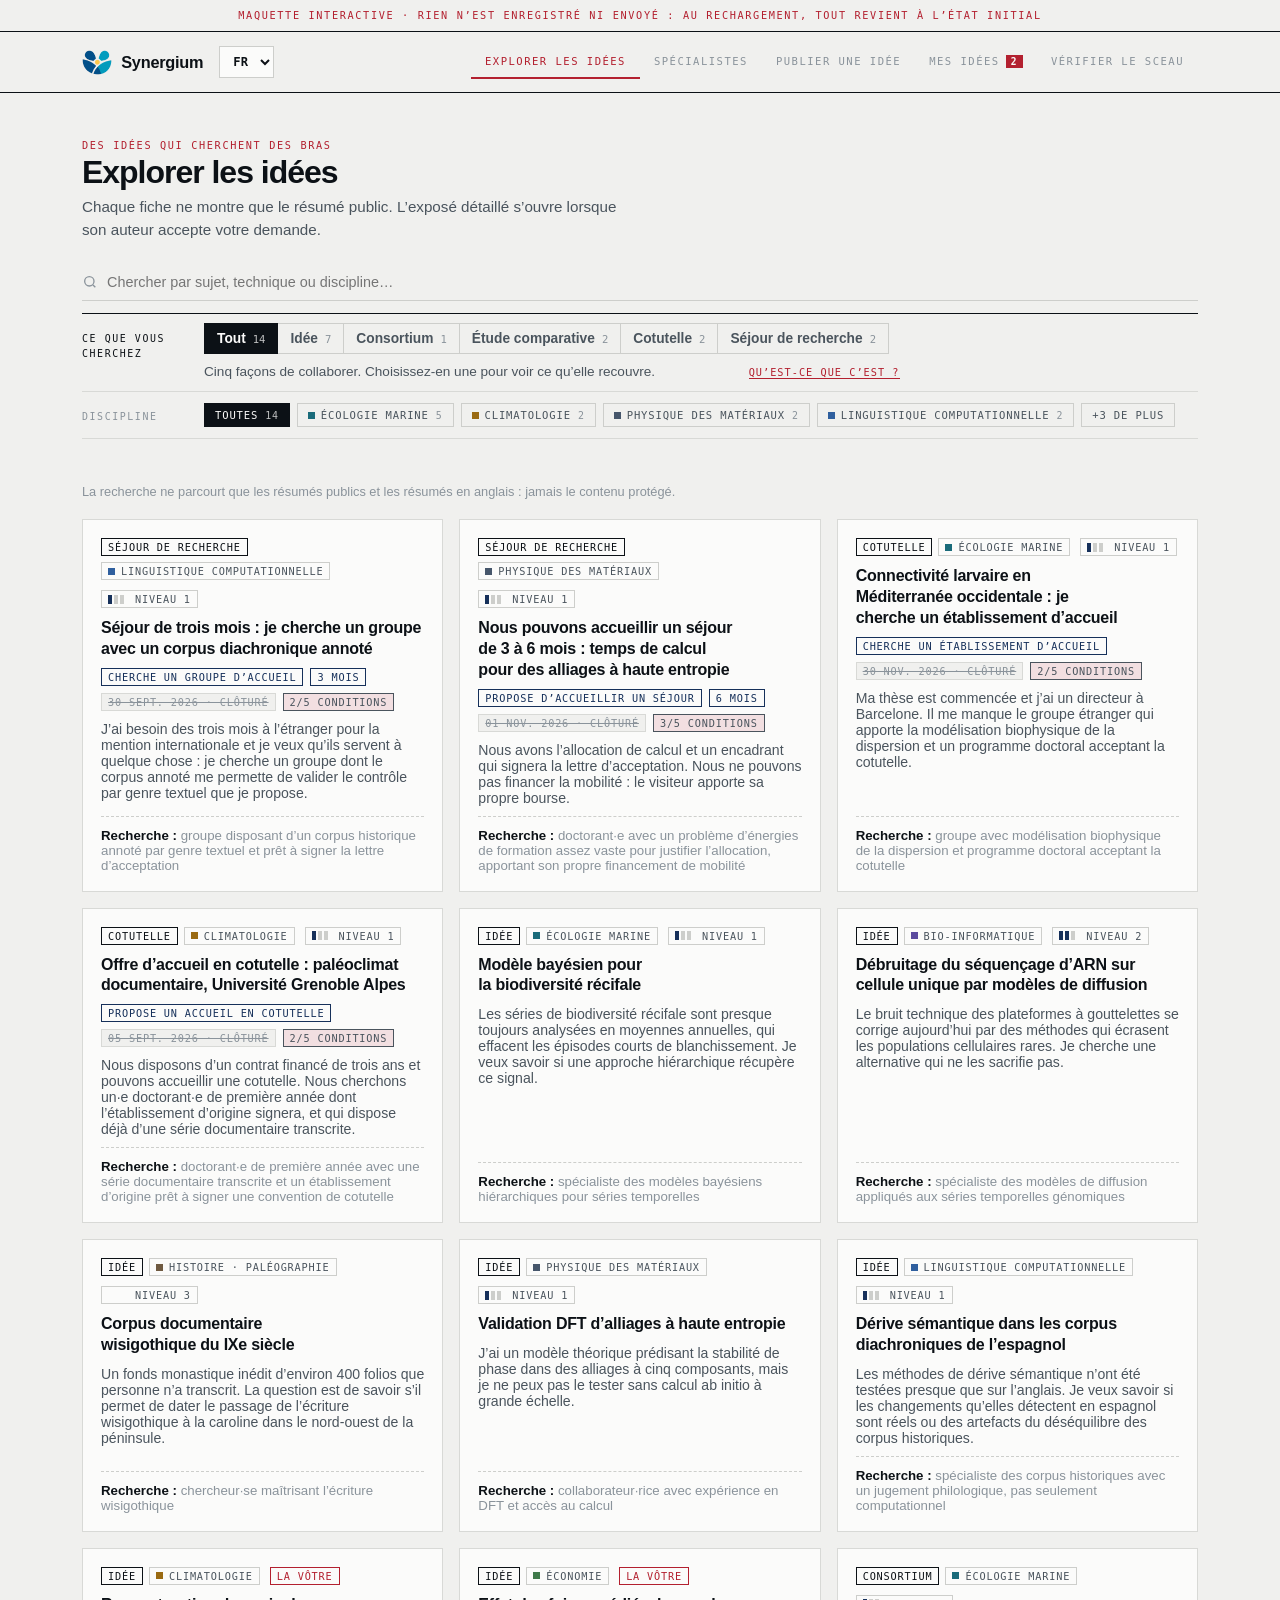
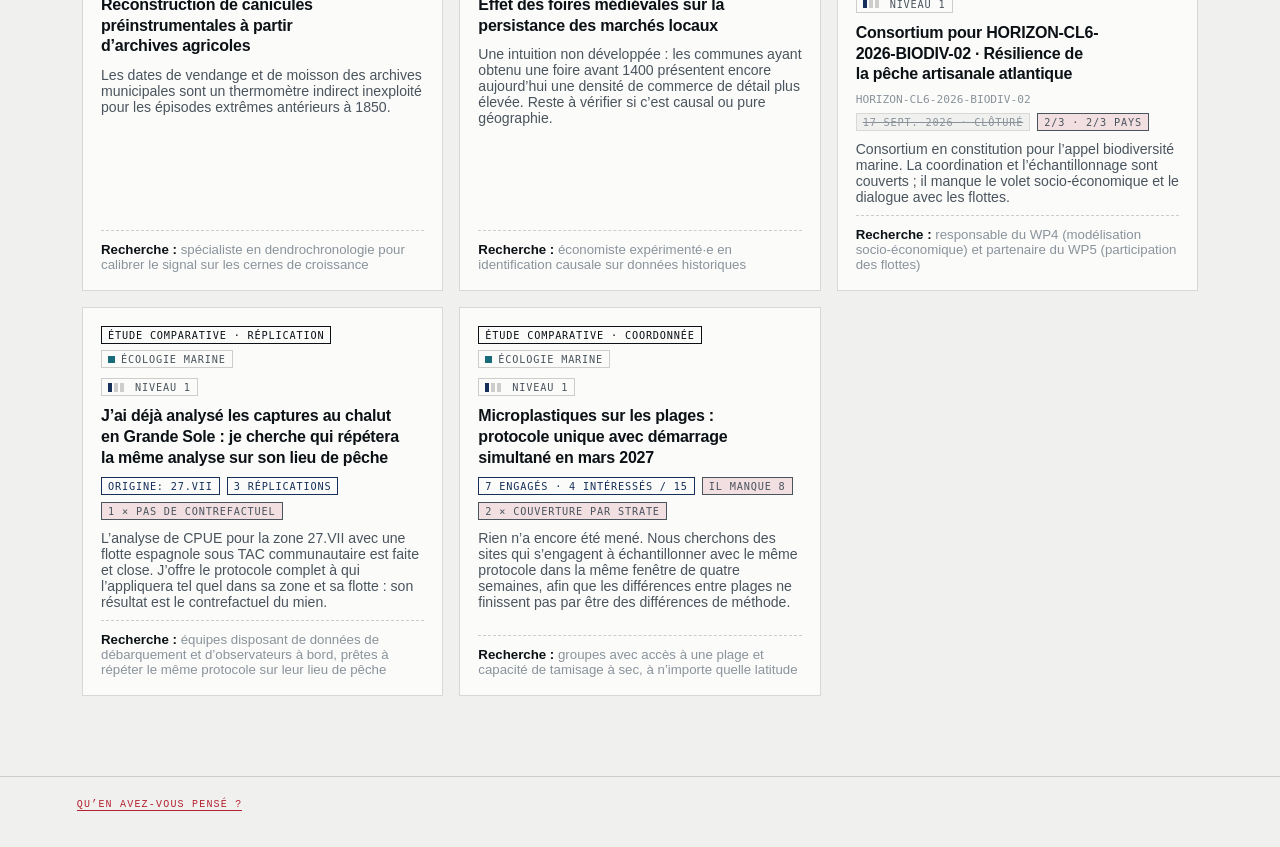
<file: static/app.fr.html>
<!doctype html>
<html lang="fr">
<head>
<meta charset="utf-8">
<meta name="viewport" content="width=device-width, initial-scale=1">
<title>Synergium — Maqueta de la aplicación</title>
<style>
  /* ═══════════════════════════════════════════════════════════
     Instrumento de medida, no folleto. Los mismos tokens de la
     landing y del sellado, para que las tres piezas se lean como
     una sola cosa.

     Cuatro prohibiciones, porque son el vocabulario donde se
     agolpa el diseño automático:
       · Nada redondeado.   · Ninguna sombra.
       · Ninguna tarjeta.   · Ningún degradado.
     La profundidad sale del filete y del valor.
     ═══════════════════════════════════════════════════════════ */
  :root {
    color-scheme: light;

    --bg: #f0f0ee;
    --paper: #fbfbfa;
    --paper-alt: #f6f6f4;
    --ink: #0c1116;
    --ink-soft: #4a545d;
    --ink-faint: #8a939b;

    /* El acento es el rojo de señal: medida y atención. El azul queda
       para el dato, nunca para la decoración. */
    --accent: #b3202f;
    --accent-deep: #0c1116;
    --accent-soft: #f2dfe1;
    --live: #16305a;

    /* Sin oro: el estado pendiente es tinta apagada, no un color nuevo. */
    --gold: #8a939b;
    --gold-ink: #4a545d;
    --gold-soft: #ececea;

    --ok: #1c6b4b;
    --ok-soft: #e6efea;
    --wait: #4a545d;
    --wait-soft: #ececea;
    --bad: #b3202f;
    --bad-soft: #f2dfe1;

    --line: #d8d9d6;
    --line-strong: #cdcecb;

    --shadow-sm: none;
    --shadow: none;
    --shadow-lg: none;
    --radius: 0;

    /* Ni un remate: grotesca de sistema para todo, monoespaciada para
       lo que produce una máquina. Nada de Inter ni de Space Grotesk. */
    --font-display: "Helvetica Neue", Helvetica, Arimo, "Liberation Sans", Arial, sans-serif;
    --font-body: "Helvetica Neue", Helvetica, Arimo, "Liberation Sans", Arial, sans-serif;
    --font-mono: "SF Mono", SFMono-Regular, Menlo, Consolas, "DejaVu Sans Mono", "Courier New", monospace;
  }

  @media (prefers-contrast: more) {
    :root { --line: #9aa0a4; --line-strong: #b8bdc0; --ink-faint: #5d666e; }
  }

  * { box-sizing: border-box; }
  body {
    margin: 0; background: var(--bg); color: var(--ink);
    font-family: var(--font-body); font-size: 15px; line-height: 1.5;
    -webkit-font-smoothing: antialiased;
  }
  img, svg { max-width: 100%; display: block; }
  h1, h2, h3 { font-family: var(--font-display); font-weight: 500; margin: 0; text-wrap: balance; }
  p { margin: 0; }
  button { font-family: inherit; }
  :focus-visible { outline: 2px solid var(--accent); outline-offset: 2px; }
  .shell { max-width: 1180px; margin: 0 auto; padding: 0 clamp(16px, 3vw, 32px); }
  .sr-only {
    position: absolute; width: 1px; height: 1px; padding: 0; margin: -1px;
    overflow: hidden; clip: rect(0 0 0 0); white-space: nowrap; border: 0;
  }

  .demo-note {
    background: var(--gold-soft); border-bottom: 1px solid var(--line);
    font-size: 0.8rem; color: var(--gold-ink); text-align: center; padding: 7px 16px;
  }

  /* ---------- App bar ---------- */
  .appbar { position: sticky; top: 0; z-index: 40; background: var(--paper); border-bottom: 1px solid var(--line); }
  .appbar .shell { display: flex; align-items: center; gap: 16px; min-height: 60px; flex-wrap: wrap; }
  /* La marca es el camino de vuelta al proyecto, como en cualquier sitio:
     se comporta como enlace pero no se viste de enlace. */
  .brand { display: flex; align-items: center; gap: 9px; flex-shrink: 0; text-decoration: none; color: inherit; }
  .brand:hover span { color: var(--accent); }
  .brand img { height: 25px; width: auto; }
  .brand span { font-family: var(--font-display); font-size: 1.15rem; font-weight: 600; transition: color .15s ease; }
  .tabs { display: flex; gap: 3px; margin-left: auto; overflow-x: auto; }
  .tab {
    background: transparent; border: none; cursor: pointer; border-radius: var(--radius);
    padding: 9px 13px; font-size: 0.86rem; font-weight: 600; color: var(--ink-faint);
    display: flex; align-items: center; gap: 6px; white-space: nowrap;
  }
  .tab:hover { background: var(--accent-soft); color: var(--accent-deep); }
  .tab[aria-current="page"] { background: var(--accent-deep); color: #fff; }
  .tab .count {
    font-family: var(--font-mono); font-size: 0.7rem; font-weight: 700;
    background: var(--wait); color: #fff; border-radius: 9px; padding: 1px 6px;
  }
  .tab[aria-current="page"] .count { background: var(--gold); color: #2a2110; }
  .lang-pick {
    /* width:auto is load-bearing: the generic form rule below sets select{width:100%} */
    width: auto; flex-shrink: 0;
    font-family: var(--font-mono); font-size: 0.76rem; font-weight: 700;
    color: var(--ink); background: var(--paper); border: 1px solid var(--line-strong);
    border-radius: var(--radius); padding: 7px 9px; cursor: pointer;
  }
  @media (max-width: 900px) {
    .appbar .shell { padding-top: 10px; padding-bottom: 10px; }
    .tabs { order: 3; width: 100%; margin-left: 0; }
    .lang-pick { margin-left: auto; }
  }

  /* ---------- Buttons ---------- */
  .btn {
    display: inline-flex; align-items: center; justify-content: center; gap: 7px;
    border: 1px solid transparent; border-radius: var(--radius); cursor: pointer;
    padding: 10px 18px; font-size: 0.88rem; font-weight: 600; text-decoration: none;
    transition: background 0.15s ease, border-color 0.15s ease, color 0.15s ease;
  }
  .btn-primary { background: var(--accent-deep); color: #fff; }
  .btn-primary:hover:not(:disabled) { background: var(--accent); }
  .btn-ghost { background: var(--paper); border-color: var(--line-strong); color: var(--ink); }
  .btn-ghost:hover:not(:disabled) { border-color: var(--accent); color: var(--accent-deep); }
  .btn-ok { background: var(--ok); color: #fff; }
  .btn-ok:hover:not(:disabled) { background: #266649; }
  .btn:disabled { opacity: 0.45; cursor: not-allowed; }
  .btn-sm { padding: 7px 13px; font-size: 0.82rem; }
  /* simulation-only controls are visibly not product UI */
  .btn-sim {
    background: transparent; border: 1px dashed var(--line-strong); color: var(--ink-faint);
    font-weight: 600;
  }
  .btn-sim:hover:not(:disabled) { border-color: var(--gold-ink); color: var(--gold-ink); }
  .btn-sim::before {
    content: "SIM"; font-family: var(--font-mono); font-size: 0.6rem; letter-spacing: 0.06em;
    background: var(--gold-soft); color: var(--gold-ink); padding: 1px 5px; border-radius: 2px;
  }

  /* ---------- Page heads ---------- */
  main { padding: clamp(22px, 3.5vw, 40px) 0 80px; }
  .page-head { margin-bottom: 22px; }
  .page-head h1 { font-size: clamp(1.5rem, 2.4vw + 0.5rem, 2rem); }
  .page-head p { color: var(--ink-soft); margin-top: 7px; font-size: 0.95rem; max-width: 64ch; }
  .eyebrow {
    font-family: var(--font-mono); font-size: 0.68rem; letter-spacing: 0.1em;
    text-transform: uppercase; color: var(--accent); font-weight: 700;
  }
  .sec-label {
    font-family: var(--font-mono); font-size: 0.66rem; letter-spacing: 0.08em;
    text-transform: uppercase; color: var(--ink-faint); display: block; margin-bottom: 6px;
  }

  /* ---------- Filters ---------- */
  .filters { display: flex; gap: 10px; flex-wrap: wrap; align-items: center; margin-bottom: 12px; }
  .search {
    flex: 1 1 260px; min-width: 0; display: flex; align-items: center; gap: 9px;
    background: var(--paper); border: 1px solid var(--line-strong); border-radius: var(--radius); padding: 0 12px;
  }
  .search svg { color: var(--ink-faint); flex-shrink: 0; }
  .search input {
    flex: 1; min-width: 0; border: none; outline: none; background: transparent;
    font-family: inherit; font-size: 0.9rem; color: var(--ink); padding: 10px 0;
  }
  .chips { display: flex; gap: 7px; flex-wrap: wrap; }
  .chip {
    background: var(--paper); border: 1px solid var(--line-strong); border-radius: 16px;
    padding: 7px 13px; font-size: 0.82rem; color: var(--ink-soft); cursor: pointer;
  }
  .chip:hover { border-color: var(--accent); color: var(--accent-deep); }
  .chip[aria-pressed="true"] { background: var(--accent-deep); border-color: var(--accent-deep); color: #fff; }
  .filter-note { font-size: 0.8rem; color: var(--ink-faint); margin-bottom: 18px; }

  /* ---------- Cards ---------- */
  .grid { display: grid; grid-template-columns: repeat(auto-fill, minmax(292px, 1fr)); gap: 16px; }
  .card {
    text-align: left; background: var(--paper); border: 1px solid var(--line);
    border-radius: var(--radius); box-shadow: var(--shadow-sm); padding: 18px;
    display: flex; flex-direction: column; gap: 10px; cursor: pointer; color: inherit;
    transition: border-color 0.15s ease, box-shadow 0.15s ease, transform 0.15s ease;
  }
  .card:hover { border-color: var(--line-strong); box-shadow: var(--shadow); transform: translateY(-2px); }
  .card-top { display: flex; align-items: center; justify-content: space-between; gap: 10px; flex-wrap: wrap; }
  .field {
    font-family: var(--font-mono); font-size: 0.66rem; letter-spacing: 0.06em; text-transform: uppercase;
    color: var(--accent-deep); background: var(--accent-soft); padding: 3px 8px; border-radius: 3px;
  }
  .card h3 { font-size: 1.06rem; line-height: 1.3; }
  .card .summary { font-size: 0.88rem; color: var(--ink-soft); }
  .card .seeks {
    margin-top: auto; padding-top: 11px; border-top: 1px dashed var(--line-strong);
    font-size: 0.83rem; color: var(--ink-faint);
  }
  .card .seeks b { color: var(--ink); font-weight: 600; }

  .lvl {
    display: inline-flex; align-items: center; gap: 5px; flex-shrink: 0;
    font-family: var(--font-mono); font-size: 0.66rem; font-weight: 700; letter-spacing: 0.05em;
    padding: 3px 8px; border-radius: 3px; text-transform: uppercase;
  }
  .lvl-1 { background: var(--bg); color: var(--ink-faint); border: 1px solid var(--line-strong); }
  .lvl-2 { background: var(--wait-soft); color: var(--wait); }
  .lvl-3 { background: var(--ok-soft); color: var(--ok); }
  .lvl-mine { background: var(--accent-soft); color: var(--accent-deep); }

  /* content-language tag: a first-class property of an idea, not chrome */
  .langtag {
    display: inline-flex; align-items: center; gap: 4px; font-family: var(--font-mono);
    font-size: 0.63rem; font-weight: 700; letter-spacing: 0.06em; text-transform: uppercase;
    border: 1px solid var(--line-strong); color: var(--ink-faint); padding: 2px 6px; border-radius: 3px;
  }
  .langtag.has-abstract { border-color: var(--ok); color: var(--ok); }
  /* El título tal como se selló, bajo la versión inglesa. */
  /* Lista de requisitos de la cotutela: se lee de un vistazo cuál falta. */
  /* La ventana sobre dos años: cuándo se puede ir, antes de leerlo. */
  .winbar { margin-top: 12px; }
  .winbar-track {
    position: relative; height: 10px; background: var(--accent-soft);
    border-left: 2px solid var(--wax);
  }
  .winbar-span { position: absolute; top: 0; bottom: 0; background: var(--accent-deep); }
  .winbar-legend {
    display: flex; justify-content: space-between; gap: 10px; margin-top: 6px;
    font-family: var(--font-mono); font-size: 0.66rem; letter-spacing: 0.05em;
    text-transform: uppercase; color: var(--ink-faint);
  }
  .winbar-range { color: var(--accent-deep); font-weight: 700; }
  .est-note {
    margin-top: 14px; padding-left: 14px; border-left: 2px solid var(--gold);
    font-size: 0.86rem; color: var(--ink-soft);
  }
  .cotlist { list-style: none; margin: 12px 0 0; padding: 0; }
  .cotlist li {
    display: grid; grid-template-columns: minmax(0, 1fr) minmax(0, 1.15fr);
    gap: 4px 16px; padding: 10px 0 10px 22px; position: relative;
    border-bottom: 1px solid var(--line);
  }
  .cotlist li:last-child { border-bottom: none; }
  .cotlist li::before {
    position: absolute; left: 0; top: 9px; font-family: var(--font-mono); font-size: 0.8rem;
  }
  .cotlist li.done::before { content: "✓"; color: #1c6b4b; }
  .cotlist li.todo::before { content: "·"; color: var(--gold-ink); font-weight: 700; }
  .cotlist .cot-k { font-size: 0.92rem; font-weight: 600; color: var(--ink); }
  .cotlist li.todo .cot-k { color: var(--ink-soft); }
  .cotlist .cot-v { font-size: 0.86rem; color: var(--ink-faint); }
  @media (max-width: 640px) { .cotlist li { grid-template-columns: 1fr; } }
  .title-orig { font-size: 0.82rem; color: var(--ink-faint); margin-top: 4px; font-style: italic; }
  .only-in {
    margin-top: 8px; font-size: 0.74rem; letter-spacing: 0.04em; text-transform: uppercase;
    color: var(--gold-ink); font-family: var(--font-mono);
  }
  .translated-note {
    font-size: 0.78rem; color: var(--ink-faint); font-style: italic; margin-top: 4px;
  }

  .empty {
    background: var(--paper); border: 1px dashed var(--line-strong); border-radius: var(--radius);
    padding: 40px 24px; text-align: center; color: var(--ink-faint); font-size: 0.92rem;
  }

  /* ---------- Collaboration shapes ---------- */
  .typetag {
    font-family: var(--font-mono); font-size: 0.63rem; font-weight: 700; letter-spacing: 0.07em;
    text-transform: uppercase; padding: 3px 8px; border-radius: 3px; border: 1px solid transparent;
  }
  .ty-idea { background: var(--paper-alt); color: var(--ink-faint); border-color: var(--line-strong); }
  .ty-consortium { background: #efe7fa; color: #5b3a9e; }
  .ty-comparative { background: #e4f1f4; color: #16636f; }

  .card-meta { display: flex; flex-wrap: wrap; gap: 7px; align-items: center; margin-top: -2px; }
  .mono-sm { font-family: var(--font-mono); font-size: 0.7rem; color: var(--ink-faint); }
  .deadline {
    font-family: var(--font-mono); font-size: 0.68rem; font-weight: 700; padding: 2px 7px; border-radius: 3px;
    background: var(--bg); color: var(--ink-soft); border: 1px solid var(--line-strong);
  }
  .deadline.urgent { background: var(--wait-soft); color: var(--wait); border-color: rgba(154,106,18,0.35); }
  .deadline.closed { background: var(--bg); color: var(--ink-faint); text-decoration: line-through; }
  .elig { font-family: var(--font-mono); font-size: 0.68rem; font-weight: 700; padding: 2px 7px; border-radius: 3px; }
  .elig.ok { background: var(--ok-soft); color: var(--ok); }
  .elig.no { background: var(--bad-soft); color: var(--bad); }
  .sites-count { font-family: var(--font-mono); font-size: 0.68rem; font-weight: 700; padding: 2px 7px; border-radius: 3px; background: var(--accent-soft); color: var(--accent-deep); }

  .callbox {
    background: var(--paper-alt); border: 1px solid var(--line); border-radius: var(--radius);
    padding: 12px 14px; display: flex; flex-direction: column; gap: 8px;
  }
  .callbox-row { display: flex; align-items: center; gap: 10px; flex-wrap: wrap; }
  .callbox-row .sec-label { margin-bottom: 0; min-width: 88px; }

  .checkbox-note { border-radius: var(--radius); padding: 12px 14px; border: 1px solid; }
  .checkbox-note .sec-label { margin-bottom: 5px; }
  .checkbox-note p { font-size: 0.88rem; }
  .checkbox-note.ok { background: var(--ok-soft); border-color: rgba(47,125,92,0.3); }
  .checkbox-note.ok p, .checkbox-note.ok .sec-label { color: var(--ok); }
  .checkbox-note.warn { background: var(--wait-soft); border-color: rgba(154,106,18,0.3); }
  .checkbox-note.warn p, .checkbox-note.warn .sec-label { color: var(--wait); }

  .orglist, .slotlist { list-style: none; margin: 0; padding: 0; display: flex; flex-direction: column; gap: 1px; background: var(--line); border: 1px solid var(--line); border-radius: var(--radius); overflow: hidden; }
  .orglist li { background: var(--paper-alt); padding: 9px 12px; display: flex; gap: 9px; align-items: center; flex-wrap: wrap; font-size: 0.85rem; }
  .orglist .org { font-weight: 600; }
  .orglist .cc { font-family: var(--font-mono); font-size: 0.68rem; font-weight: 700; background: var(--accent-soft); color: var(--accent-deep); padding: 2px 6px; border-radius: 3px; }
  .orglist .kind { color: var(--ink-faint); font-size: 0.8rem; }
  .orglist .wp { margin-left: auto; font-family: var(--font-mono); font-size: 0.7rem; color: var(--ink-faint); }
  .slotlist li { background: var(--paper-alt); padding: 12px; display: flex; gap: 12px; align-items: center; justify-content: space-between; flex-wrap: wrap; }
  .slot-role { font-size: 0.9rem; font-weight: 600; }
  .slot-sub { font-size: 0.8rem; color: var(--ink-faint); margin-top: 2px; }
  .widening {
    display: inline-block; margin-top: 5px; font-family: var(--font-mono); font-size: 0.62rem;
    font-weight: 700; letter-spacing: 0.05em; text-transform: uppercase;
    background: var(--gold-soft); color: var(--gold-ink); padding: 2px 6px; border-radius: 3px;
  }

  /* the origin study: already done, and the anchor of the whole comparison */
  .originbox {
    background: #e4f1f4; border: 1px solid rgba(22,99,111,0.28); border-radius: var(--radius);
    padding: 14px 16px;
  }
  .origin-head { display: flex; align-items: center; gap: 9px; flex-wrap: wrap; }
  .origin-tag {
    font-family: var(--font-mono); font-size: 0.62rem; font-weight: 700; letter-spacing: 0.08em;
    text-transform: uppercase; background: #16636f; color: #fff; padding: 2px 7px; border-radius: 3px;
  }
  .origin-site { font-size: 1rem; font-weight: 600; color: #0f4c56; }
  .origin-sub { font-size: 0.8rem; color: #2a6f7a; margin-top: 4px; }
  .originbox .sec-label { color: #2a6f7a; margin-top: 12px; margin-bottom: 4px; }
  .origin-result { font-size: 0.9rem; color: #0f4c56; }
  .origin-note { font-size: 0.84rem; color: var(--ink-faint); font-style: italic; }
  .origin-chip {
    font-family: var(--font-mono); font-size: 0.68rem; font-weight: 700; padding: 2px 7px;
    border-radius: 3px; background: #e4f1f4; color: #16636f;
  }
  .check-rescue { font-size: 0.8rem; margin-top: 6px; color: var(--ink-soft); font-style: italic; }

  /* pre-registered plan: sealed before any data exists */
  .planbox {
    background: #efe7fa; border: 1px solid rgba(91,58,158,0.28); border-radius: var(--radius); padding: 14px 16px;
  }
  .planbox .sec-label { color: #5b3a9e; }
  .plan-text { font-size: 0.9rem; color: #3d2670; }
  .plan-note { font-size: 0.82rem; color: #5b3a9e; margin-top: 8px; font-style: italic; }

  /* progress meters for power and strata coverage */
  .meter { height: 8px; background: rgba(15,32,56,0.1); border-radius: 4px; overflow: hidden; margin: 8px 0 6px; }
  .meter-fill { display: block; height: 100%; border-radius: 4px; }
  .meter-fill.ok { background: var(--ok); }
  .meter-fill.close { background: var(--wait); }
  .meter-fill.no { background: var(--bad); }
  .meter-label { font-family: var(--font-mono); font-size: 0.72rem; color: var(--ink-faint); margin-bottom: 6px; }

  .stratalist { list-style: none; margin: 10px 0 0; padding: 0; display: flex; flex-direction: column; gap: 10px; }
  .stratum { border: 1px solid var(--line); border-radius: var(--radius); padding: 10px 12px; background: var(--paper-alt); }
  .stratum-head { display: flex; align-items: baseline; gap: 10px; }
  .stratum-name { font-size: 0.88rem; font-weight: 600; }
  .stratum-n { font-family: var(--font-mono); font-size: 0.72rem; color: var(--ink-faint); margin-left: auto; }
  .stratum-msg { font-family: var(--font-mono); font-size: 0.68rem; letter-spacing: 0.04em; text-transform: uppercase; font-weight: 700; }
  .stratum.ok .stratum-msg { color: var(--ok); }
  .stratum.weak .stratum-msg { color: var(--wait); }
  .stratum.none { border-color: rgba(168,50,50,0.35); background: var(--bad-soft); }
  .stratum.none .stratum-msg { color: var(--bad); }
  table.matrix tr.is-origin th, table.matrix tr.is-origin td { background: #f2f9fa; }
  table.matrix .site-status.orig { background: #16636f; color: #fff; }
  table.matrix .site-status.run { background: var(--wait-soft); color: var(--wait); }
  table.matrix td.proposed { color: var(--ink-faint); font-style: italic; }

  .taglist { list-style: none; margin: 0; padding: 0; display: flex; flex-wrap: wrap; gap: 6px; }
  .tag-const { font-size: 0.79rem; background: var(--paper-alt); border: 1px solid var(--line); border-radius: 12px; padding: 4px 11px; color: var(--ink-soft); }

  .checklist { list-style: none; margin: 0; padding: 0; display: flex; flex-direction: column; gap: 8px; }
  .check { border-radius: var(--radius); padding: 10px 12px; border: 1px solid; }
  .check-head { display: flex; align-items: center; gap: 9px; }
  .check-var { font-size: 0.88rem; font-weight: 600; }
  .check-n { font-family: var(--font-mono); font-size: 0.7rem; font-weight: 700; margin-left: auto; padding: 2px 7px; border-radius: 3px; }
  .check-msg { font-size: 0.82rem; margin-top: 4px; }
  .check.ok { background: var(--ok-soft); border-color: rgba(47,125,92,0.28); }
  .check.ok .check-var, .check.ok .check-msg { color: var(--ok); }
  .check.ok .check-n { background: var(--ok); color: #fff; }
  .check.weak { background: var(--wait-soft); border-color: rgba(154,106,18,0.28); }
  .check.weak .check-var, .check.weak .check-msg { color: var(--wait); }
  .check.weak .check-n { background: var(--wait); color: #fff; }
  .check.none { background: var(--bad-soft); border-color: rgba(168,50,50,0.3); }
  .check.none .check-var, .check.none .check-msg { color: var(--bad); }
  .check.none .check-n { background: var(--bad); color: #fff; }

  .table-scroll { overflow-x: auto; border: 1px solid var(--line); border-radius: var(--radius); }
  table.matrix { border-collapse: collapse; width: 100%; font-size: 0.83rem; }
  table.matrix th, table.matrix td { padding: 9px 11px; text-align: left; border-bottom: 1px solid var(--line); white-space: nowrap; }
  table.matrix thead th { background: var(--paper-alt); font-family: var(--font-mono); font-size: 0.66rem; letter-spacing: 0.05em; text-transform: uppercase; color: var(--ink-faint); font-weight: 700; }
  table.matrix tbody th { font-weight: 600; display: table-cell; }
  table.matrix .site-name { display: block; }
  table.matrix .site-org { display: block; font-size: 0.74rem; color: var(--ink-faint); font-weight: 400; }
  table.matrix .site-status { display: inline-block; margin-top: 3px; font-family: var(--font-mono); font-size: 0.6rem; letter-spacing: 0.05em; text-transform: uppercase; padding: 1px 6px; border-radius: 3px; font-weight: 700; }
  table.matrix .site-status.conf { background: var(--ok-soft); color: var(--ok); }
  table.matrix .site-status.tent { background: var(--bg); color: var(--ink-faint); border: 1px solid var(--line-strong); }
  table.matrix tbody tr:last-child th, table.matrix tbody tr:last-child td { border-bottom: none; }
  /* a column with no variation is the failure the design check reports */
  table.matrix td.flat { background: var(--bad-soft); color: var(--bad); font-weight: 600; }

  /* ---------- Slide-over ---------- */
  .overlay { position: fixed; inset: 0; background: rgba(15,32,56,0.35); z-index: 50; display: flex; justify-content: flex-end; }
  .overlay[hidden] { display: none; }
  .panel { background: var(--paper); width: min(560px,100%); height: 100%; overflow-y: auto; box-shadow: var(--shadow-lg); display: flex; flex-direction: column; }
  .panel-bar {
    position: sticky; top: 0; background: var(--paper); border-bottom: 1px solid var(--line);
    padding: 14px 22px; display: flex; align-items: center; justify-content: space-between; gap: 12px; z-index: 2;
  }
  .panel-bar .mono { font-family: var(--font-mono); font-size: 0.72rem; color: var(--ink-faint); }
  .icon-btn {
    background: transparent; border: 1px solid var(--line-strong); border-radius: var(--radius);
    width: 32px; height: 32px; display: inline-flex; align-items: center; justify-content: center;
    cursor: pointer; color: var(--ink); flex-shrink: 0;
  }
  .icon-btn:hover { border-color: var(--accent); color: var(--accent-deep); }
  .panel-body { padding: 22px; display: flex; flex-direction: column; gap: 18px; }
  .panel-body h2 { font-size: 1.35rem; line-height: 1.25; }
  .block p { font-size: 0.92rem; color: var(--ink-soft); }

  .redacted { display: flex; flex-direction: column; gap: 6px; }
  .redacted i { display: block; height: 11px; border-radius: 2px; background: var(--accent-soft); }
  .locked-note { display: flex; align-items: center; gap: 7px; margin-top: 9px; font-size: 0.82rem; color: var(--ink-faint); }

  .seal-row {
    display: flex; flex-direction: column; gap: 12px; background: var(--paper-alt);
    border: 1px solid var(--line); padding: 14px 16px;
  }
  /* La huella dibujada: 64 barras, una por dígito. */
  .hscale {
    display: flex; align-items: flex-end; gap: 2px;
    height: 42px; padding-bottom: 1px; border-bottom: 1px solid var(--ink);
  }
  .hscale i { display: block; flex: 1 1 0; min-width: 0; background: var(--live); height: 4%; }
  .seal-row dl { margin: 0; display: grid; grid-template-columns: auto 1fr; gap: 3px 12px; font-family: var(--font-mono); font-size: 0.72rem; min-width: 0; }
  .seal-row dt { color: var(--ink-faint); }
  .seal-row dd { margin: 0; color: var(--ink); word-break: break-all; }
  .seal-row .verify-link {
    background: none; border: none; padding: 0; margin-top: 6px; cursor: pointer;
    font-family: var(--font-body); font-size: 0.78rem; font-weight: 600; color: var(--accent);
    text-decoration: underline; text-underline-offset: 2px;
  }

  /* ---------- Forms ---------- */
  .field-row { display: flex; flex-direction: column; gap: 6px; }
  label.lbl { font-size: 0.85rem; font-weight: 600; color: var(--ink); }
  .hint { font-size: 0.8rem; color: var(--ink-faint); }
  input[type="text"], textarea, select {
    width: 100%; font-family: var(--font-body); font-size: 0.9rem; color: var(--ink);
    background: var(--paper); border: 1px solid var(--line-strong); border-radius: var(--radius); padding: 10px 12px;
  }
  textarea { resize: vertical; min-height: 90px; line-height: 1.5; }
  textarea.mono { font-family: var(--font-mono); font-size: 0.8rem; }
  .counter { font-family: var(--font-mono); font-size: 0.72rem; color: var(--ink-faint); text-align: right; }
  .counter.over { color: var(--bad); font-weight: 700; }
  .two-col { display: grid; grid-template-columns: 1fr 1fr; gap: 14px; }
  @media (max-width: 620px) { .two-col { grid-template-columns: 1fr; } }

  /* ---------- Wizard ---------- */
  .wizard { background: var(--paper); border: 1px solid var(--line); border-radius: var(--radius); box-shadow: var(--shadow); max-width: 760px; }
  .steps { display: flex; border-bottom: 1px solid var(--line); }
  .step { flex: 1; padding: 14px 16px; border: none; border-bottom: 3px solid transparent; background: transparent; text-align: left; }
  .step .n { font-family: var(--font-mono); font-size: 0.7rem; font-weight: 700; color: var(--ink-faint); }
  .step .t { display: block; font-size: 0.86rem; font-weight: 600; color: var(--ink-faint); margin-top: 3px; }
  .step[aria-current="step"] { border-bottom-color: var(--accent-deep); }
  .step[aria-current="step"] .n, .step[aria-current="step"] .t { color: var(--accent-deep); }
  .step.done .n, .step.done .t { color: var(--ok); }
  .wizard-body { padding: 24px; display: flex; flex-direction: column; gap: 18px; }
  .wizard-foot { padding: 16px 24px; border-top: 1px solid var(--line); display: flex; justify-content: space-between; gap: 12px; }

  .skill-row { display: flex; gap: 8px; align-items: center; flex-wrap: wrap; }
  .skill-row input[type="text"] { flex: 1 1 200px; }
  .skill-row select { width: auto; flex-shrink: 0; }
  .skill-list { list-style: none; margin: 10px 0 0; padding: 0; display: flex; flex-direction: column; gap: 7px; }
  .skill-item {
    display: flex; align-items: center; gap: 10px; background: var(--paper-alt);
    border: 1px solid var(--line); border-radius: var(--radius); padding: 8px 11px; font-size: 0.88rem;
  }
  .skill-item .w {
    font-family: var(--font-mono); font-size: 0.63rem; letter-spacing: 0.05em; text-transform: uppercase;
    padding: 2px 7px; border-radius: 3px; margin-left: auto;
  }
  .skill-item .w.key { background: var(--accent-soft); color: var(--accent-deep); font-weight: 700; }
  .skill-item .w.opt { background: transparent; color: var(--ink-faint); border: 1px solid var(--line); }
  .del { background: transparent; border: none; cursor: pointer; color: var(--ink-faint); padding: 2px; display: inline-flex; flex-shrink: 0; }
  .del:hover { color: var(--bad); }

  .sealing { text-align: center; padding: 12px 0; }
  .hash-out {
    font-family: var(--font-mono); font-size: 0.8rem; word-break: break-all; color: var(--ink);
    background: var(--paper-alt); border: 1px solid var(--line); border-radius: var(--radius);
    padding: 12px 14px; margin-top: 10px; text-align: left; line-height: 1.6;
  }
  .hash-out .k { color: var(--ink-faint); }
  .spinner {
    width: 16px; height: 16px; border: 2px solid var(--accent-soft); border-top-color: var(--accent-deep);
    border-radius: 50%; display: inline-block; vertical-align: -3px; margin-right: 8px;
  }
  @media (prefers-reduced-motion: no-preference) { .spinner { animation: spin 0.7s linear infinite; } }
  @keyframes spin { to { transform: rotate(360deg); } }

  /* ---------- Requests / own ideas ---------- */
  .req-list { list-style: none; margin: 0; padding: 0; display: flex; flex-direction: column; gap: 10px; }
  .req { background: var(--paper-alt); border: 1px solid var(--line); border-radius: var(--radius); padding: 14px 16px; display: flex; flex-direction: column; gap: 8px; }
  .req-top { display: flex; align-items: baseline; justify-content: space-between; gap: 10px; flex-wrap: wrap; }
  .req-who { font-size: 0.94rem; font-weight: 600; display: flex; align-items: center; gap: 6px; }
  .req-aff { font-size: 0.82rem; color: var(--ink-faint); }
  .req-motive { font-size: 0.88rem; color: var(--ink-soft); }
  .req-acts { display: flex; gap: 8px; flex-wrap: wrap; }
  .status { font-family: var(--font-mono); font-size: 0.68rem; font-weight: 700; letter-spacing: 0.05em; text-transform: uppercase; padding: 3px 8px; border-radius: 3px; }
  .status.pend { background: var(--wait-soft); color: var(--wait); }
  .status.acc { background: var(--ok-soft); color: var(--ok); }
  .status.rej { background: var(--bg); color: var(--ink-faint); border: 1px solid var(--line-strong); }

  .verified {
    display: inline-flex; align-items: center; gap: 3px; color: var(--ok);
    font-family: var(--font-mono); font-size: 0.62rem; font-weight: 700; letter-spacing: 0.05em;
    background: var(--ok-soft); padding: 2px 6px; border-radius: 3px; text-transform: uppercase;
  }

  .own-idea { background: var(--paper); border: 1px solid var(--line); border-radius: var(--radius); box-shadow: var(--shadow-sm); padding: 20px; display: flex; flex-direction: column; gap: 14px; }
  .own-head { display: flex; align-items: flex-start; justify-content: space-between; gap: 14px; flex-wrap: wrap; }
  .own-head h3 { font-size: 1.12rem; line-height: 1.3; }
  .own-meta { font-family: var(--font-mono); font-size: 0.72rem; color: var(--ink-faint); margin-top: 5px; word-break: break-all; }
  .gap-warn {
    background: var(--wait-soft); border: 1px solid rgba(154,106,18,0.28); border-radius: var(--radius);
    padding: 12px 14px; font-size: 0.86rem; color: var(--wait);
    display: flex; align-items: center; gap: 12px; flex-wrap: wrap; justify-content: space-between;
  }
  .amend-note { font-size: 0.8rem; color: var(--ink-faint); margin-top: 6px; }

  /* access log */
  .log { list-style: none; margin: 0; padding: 0; display: flex; flex-direction: column; gap: 1px; background: var(--line); border: 1px solid var(--line); border-radius: var(--radius); overflow: hidden; }
  .log li { background: var(--paper-alt); padding: 10px 13px; display: flex; align-items: center; gap: 10px; flex-wrap: wrap; font-size: 0.86rem; }
  .log .who { font-weight: 600; }
  .log .when { font-family: var(--font-mono); font-size: 0.72rem; color: var(--ink-faint); margin-left: auto; }

  /* ---------- Modal ---------- */
  .modal-wrap { position: fixed; inset: 0; background: rgba(15,32,56,0.4); z-index: 60; display: flex; align-items: center; justify-content: center; padding: 20px; }
  .modal-wrap[hidden] { display: none; }
  .modal { background: var(--paper); border-radius: var(--radius); box-shadow: var(--shadow-lg); width: min(560px,100%); max-height: 88vh; overflow-y: auto; }
  .modal-head { padding: 20px 24px 0; }
  .modal-head h2 { font-size: 1.25rem; }
  .modal-body { padding: 18px 24px; display: flex; flex-direction: column; gap: 14px; }
  /* La huella del propio acuerdo, visible antes de firmarlo. */
  .memo-seal {
    margin-top: 14px; padding: 11px 14px; border: 1px dashed var(--line-strong);
    border-radius: var(--radius); display: flex; gap: 12px; align-items: baseline;
    flex-wrap: wrap; background: var(--bg);
  }
  .memo-seal .mono-sm { color: var(--wax); word-break: break-all; }
  .memo-terms { list-style: none; margin: 0; padding: 0; display: flex; flex-direction: column; gap: 1px; background: var(--line); border: 1px solid var(--line); border-radius: var(--radius); overflow: hidden; }
  .memo-terms li { background: var(--paper-alt); padding: 11px 14px; display: grid; grid-template-columns: 130px 1fr; gap: 12px; font-size: 0.88rem; }
  @media (max-width: 520px) { .memo-terms li { grid-template-columns: 1fr; gap: 4px; } }
  .memo-terms .mt { font-family: var(--font-mono); font-size: 0.7rem; letter-spacing: 0.05em; text-transform: uppercase; color: var(--ink-faint); padding-top: 2px; }
  .modal-foot { padding: 0 24px 22px; display: flex; gap: 10px; justify-content: flex-end; flex-wrap: wrap; }

  /* ---------- Verify view ---------- */
  .verify-box { background: var(--paper); border: 1px solid var(--line); border-radius: var(--radius); box-shadow: var(--shadow); padding: 24px; max-width: 860px; display: flex; flex-direction: column; gap: 18px; }
  .result { border-radius: var(--radius); padding: 16px 18px; display: flex; gap: 12px; align-items: flex-start; }
  .result.match { background: var(--ok-soft); color: var(--ok); border: 1px solid rgba(47,125,92,0.3); }
  .result.nomatch { background: var(--bad-soft); color: var(--bad); border: 1px solid rgba(168,50,50,0.3); }
  .result b { display: block; margin-bottom: 4px; }
  .result .hashes { font-family: var(--font-mono); font-size: 0.74rem; word-break: break-all; margin-top: 8px; line-height: 1.6; color: var(--ink); }
  .result .hashes .k { color: var(--ink-faint); }

  /* ---------- Specialists ---------- */
  .spec-techs { display: flex; flex-wrap: wrap; gap: 6px; }
  .tech {
    font-size: 0.78rem; background: var(--paper-alt); border: 1px solid var(--line);
    border-radius: 12px; padding: 3px 10px; color: var(--ink-soft);
  }
  .avail { font-family: var(--font-mono); font-size: 0.68rem; letter-spacing: 0.05em; text-transform: uppercase; padding: 3px 8px; border-radius: 3px; }
  .avail.open { background: var(--ok-soft); color: var(--ok); }
  .avail.busy { background: var(--bg); color: var(--ink-faint); border: 1px solid var(--line-strong); }

  .toast {
    position: fixed; left: 50%; bottom: 26px; transform: translateX(-50%);
    background: var(--ink); color: #fff; padding: 12px 20px; border-radius: var(--radius);
    font-size: 0.88rem; box-shadow: var(--shadow-lg); z-index: 80; max-width: 90vw;
  }
  .toast[hidden] { display: none; }
  /* ═══════════════════════════════════════════════════════════
     Los filtros: tres grupos que hacen tres cosas distintas y que
     antes se veían iguales. Ahora cada uno lleva su rótulo a la
     izquierda y su propia forma:
       · qué buscas → segmentos unidos, es la oferta de la web
       · disciplina → chips sueltos, lista que crece
       · idioma     → segmentos, lista corta y cerrada
     Y todos con recuento: un filtro sin número es una apuesta.
     ═══════════════════════════════════════════════════════════ */
  .filterset { border-top: 1px solid var(--ink); margin: 4px 0 14px; }
  .fs-row {
    display: grid; grid-template-columns: 104px minmax(0, 1fr); gap: 0 18px;
    align-items: start; padding: 11px 0; border-bottom: 1px solid var(--line);
  }
  /* Sin esto, el ancho mínimo del contenido manda sobre la pista: los
     segmentos no envuelven, así que estiraban la fila hasta 560 px dentro de
     una pantalla de 375 y sacaban la página 201 px por el lado. El
     overflow-x del hijo no basta si el abuelo puede crecer. */
  .fs-row > * { min-width: 0; }
  .fs-row > div > .segs, .fs-row > div > .type-guide { min-width: 0; }
  .fs-label {
    font-family: var(--font-mono); font-size: 0.62rem; letter-spacing: 0.16em;
    text-transform: uppercase; color: var(--ink-faint); padding-top: 7px;
  }
  .fs-primary { padding: 9px 0; }
  .fs-primary .fs-label { color: var(--ink); padding-top: 9px; }
  @media (max-width: 640px) {
    .fs-row { grid-template-columns: minmax(0, 1fr); gap: 6px; }
    .fs-label { padding-top: 0; }
    /* En móvil cada grupo se desliza en una línea. Envolviendo, los tres
       grupos ocupaban 471 px: la pantalla entera antes del primer resultado. */
    .filterset .segs, .filterset .chips {
      flex-wrap: nowrap; overflow-x: auto; scrollbar-width: none;
      -webkit-overflow-scrolling: touch; padding-bottom: 2px;
    }
    .filterset .segs::-webkit-scrollbar, .filterset .chips::-webkit-scrollbar { display: none; }
    .filterset .seg, .filterset .chip { flex: 0 0 auto; }
  }

  /* Segmentos: se tocan, así que se leen como un mando, no como etiquetas. */
  .segs { display: flex; flex-wrap: wrap; }
  .seg {
    display: inline-flex; align-items: baseline; gap: 7px;
    background: transparent; border: 1px solid var(--line-strong);
    margin: 0 0 -1px -1px; padding: 7px 12px; cursor: pointer;
    color: var(--ink-soft); transition: background .12s linear, color .12s linear;
  }
  .seg:first-child { margin-left: 0; }
  .seg-n { font-size: 0.86rem; font-weight: 600; }
  .seg-c {
    font-family: var(--font-mono); font-size: 0.66rem; color: var(--ink-faint);
    font-variant-numeric: tabular-nums;
  }
  .seg:hover:not(:disabled) { color: var(--accent); border-color: var(--accent); position: relative; z-index: 1; }
  .seg[aria-pressed="true"] {
    background: var(--ink); border-color: var(--ink); color: var(--paper);
    position: relative; z-index: 2;
  }
  .seg[aria-pressed="true"] .seg-c { color: var(--paper); opacity: 0.75; }
  .seg.empty { opacity: 0.4; cursor: not-allowed; }

  /* Chips con recuento; los idiomas van unidos porque son pocos y cerrados. */
  .chip .cnt {
    font-family: var(--font-mono); font-size: 0.62rem; margin-left: 7px;
    color: var(--ink-faint); font-variant-numeric: tabular-nums;
  }
  .chip[aria-pressed="true"] .cnt { color: var(--paper); opacity: 0.75; }
  .chip.empty { opacity: 0.4; cursor: not-allowed; }
  .chip-more { border-style: dashed; }
  .chips-joined { display: flex; flex-wrap: wrap; gap: 0; }
  .chips-joined .chip { margin: 0 0 -1px -1px; }
  .chips-joined .chip:first-child { margin-left: 0; }

  /* Cuadrito de leyenda de disciplina: un cuadrado, no un punto — en un
     panel de instrumento los redondeles significan estado. */
  .sw {
    display: inline-block; width: 7px; height: 7px; flex: none;
    margin-right: 6px; vertical-align: 0.5px;
  }
  .field, .chip { display: inline-flex; align-items: center; }

  /* Nivel: tres marcas que se llenan. La progresión está en la forma, así que
     sobrevive al blanco y negro y a no distinguir colores. */
  .pips { display: inline-flex; gap: 2px; margin-right: 6px; align-items: center; }
  .pips i { display: block; width: 4px; height: 9px; background: var(--line-strong); }
  .pips i.on { background: var(--live); }
  .lvl { display: inline-flex; align-items: center; }
  .lvl-1 { border-color: var(--line-strong); color: var(--ink-faint); }
  .lvl-2 { border-color: var(--live); color: var(--live); }
  .lvl-3 { border-color: var(--live); color: var(--paper); background: var(--live); }
  .lvl-3 .pips i.on { background: var(--paper); }
  .lvl-3 .pips i { background: rgba(255,255,255,0.35); }

  /* La explicación de cada opción: una línea siempre, el resto plegado.
     Va pegada al selector porque es ahí donde surge la pregunta. */
  .seg-help {
    display: flex; gap: 16px; align-items: baseline; justify-content: space-between;
    flex-wrap: wrap; margin-top: 9px; font-size: 0.85rem; color: var(--ink-soft);
    max-width: 92ch;
  }
  .seg-help-more {
    background: transparent; border: none; padding: 0; cursor: pointer; flex: none;
    font-family: var(--font-mono); font-size: 0.64rem; letter-spacing: 0.1em;
    text-transform: uppercase; color: var(--accent); border-bottom: 1px solid var(--accent);
  }
  .seg-help-more:hover { color: var(--ink); border-bottom-color: var(--ink); }
  .type-guide { margin-top: 12px; border-top: 1px solid var(--line); }
  .tg-row {
    display: grid; grid-template-columns: 200px minmax(0, 1fr); gap: 4px 20px;
    padding: 11px 0; border-bottom: 1px solid var(--line);
  }
  .tg-row.on { background: var(--accent-soft); }
  .tg-name { display: block; font-size: 0.9rem; font-weight: 700; color: var(--ink); }
  .tg-needs {
    display: block; margin-top: 3px;
    font-family: var(--font-mono); font-size: 0.62rem; letter-spacing: 0.08em;
    text-transform: uppercase; color: var(--ink-faint);
  }
  .tg-what { font-size: 0.86rem; color: var(--ink-soft); max-width: 62ch; }
  @media (max-width: 640px) { .tg-row { grid-template-columns: 1fr; } }

  /* Cuánto has estrechado y cómo deshacerlo. */
  .fs-state { border-bottom: none; }
  .fs-state > div { display: flex; align-items: baseline; gap: 14px; flex-wrap: wrap; }
  .fs-count { font-size: 0.86rem; color: var(--ink); font-weight: 600; }
  .fs-clear {
    background: transparent; border: none; padding: 0; cursor: pointer;
    font-family: var(--font-mono); font-size: 0.66rem; letter-spacing: 0.1em;
    text-transform: uppercase; color: var(--accent);
    border-bottom: 1px solid var(--accent);
  }
  .fs-clear:hover { color: var(--ink); border-bottom-color: var(--ink); }

  /* ═══════════════════════════════════════════════════════════
     Capa de instrumento: lo que los tokens no alcanzan por sí solos.
     Va al final para ganar por orden, no por especificidad inflada.
     ═══════════════════════════════════════════════════════════ */

  *, *::before, *::after { border-radius: 0 !important; box-shadow: none !important; }
  /* Único redondeo tolerado: un punto de estado es un punto. */
  .dot, .bench-live i, .lamp i { border-radius: 50% !important; }

  /* Titulares en grotesca: a este tamaño el tracking tiene que cerrarse. */
  h1, h2, h3 { font-weight: 700; }
  h1 { letter-spacing: -0.032em; line-height: 1.04; }
  h2 { letter-spacing: -0.022em; }
  h3 { letter-spacing: -0.014em; }
  body { font-size: 15px; }
  :focus-visible { outline: 2px solid var(--accent); outline-offset: 2px; }

  /* El aviso de maqueta es serigrafía de panel, no una cinta de color. */
  .demo-note {
    background: var(--bg); border-bottom: 1px solid var(--ink); color: var(--accent);
    font-family: var(--font-mono); font-size: 0.64rem; letter-spacing: 0.16em;
    text-transform: uppercase; padding: 8px 16px;
  }

  /* Barra superior: filete negro abajo, como el borde de una carátula. */
  .appbar { background: var(--bg); border-bottom: 1px solid var(--ink); }
  .brand span { font-family: var(--font-display); font-size: 1.02rem; letter-spacing: -0.015em; }

  /* Pestañas: solapas de panel, no botones rellenos. */
  .tabs { gap: 0; }
  .tab {
    background: transparent !important; color: var(--ink-faint);
    font-family: var(--font-mono); font-size: 0.66rem; letter-spacing: 0.14em;
    text-transform: uppercase; font-weight: 400;
    padding: 9px 14px; border-bottom: 2px solid transparent;
  }
  .tab:hover { color: var(--ink); }
  .tab[aria-pressed="true"], .tab.on, .tab[aria-current="page"] {
    color: var(--accent); border-bottom-color: var(--accent);
  }
  .tab .count {
    background: var(--accent); color: var(--paper);
    font-family: var(--font-mono); font-size: 0.6rem; padding: 1px 5px;
  }

  /* Botones rectos: tinta, y rojo al pasar. */
  .btn {
    font-family: var(--font-body); font-weight: 700; font-size: 0.82rem;
    border: 1px solid var(--ink); transition: background .12s linear, color .12s linear;
  }
  .btn-primary, .btn-ok { background: var(--ink); color: var(--paper); border-color: var(--ink); }
  .btn-primary:hover, .btn-ok:hover { background: var(--accent); border-color: var(--accent); }
  .btn-ghost { background: transparent; color: var(--ink); border-color: var(--ink); }
  .btn-ghost:hover { background: var(--accent); border-color: var(--accent); color: var(--paper); }
  .btn-sim { background: transparent; color: var(--ink-soft); border: 1px dashed var(--line-strong); }
  .btn:hover { transform: none; }

  /* Chips: rectángulos de filete con rótulo monoespaciado. */
  .chip {
    background: transparent; border: 1px solid var(--line-strong); color: var(--ink-soft);
    font-family: var(--font-mono); font-size: 0.66rem; letter-spacing: 0.08em;
    text-transform: uppercase; padding: 5px 10px;
  }
  .chip:hover { border-color: var(--accent); color: var(--accent); }
  .chip[aria-pressed="true"] { background: var(--ink); border-color: var(--ink); color: var(--paper); }

  /* Buscador: una línea, no una caja. */
  .search {
    background: transparent; border: none; border-bottom: 1px solid var(--line-strong);
    padding-left: 0;
  }
  .search:focus-within { border-bottom: 2px solid var(--accent); }

  /* Las fichas dejan de ser tarjetas: rectángulos delimitados por filete. */
  .card {
    background: var(--paper); border: 1px solid var(--line);
    transition: border-color .12s linear;
  }
  .card:hover { border-color: var(--ink); }
  .card h3 { font-size: 1rem; }

  /* Insignias: rótulo de instrumento, sin relleno de color. */
  .field, .langtag, .lvl, .typetag, .elig, .sites-count, .origin-chip, .status, .deadline {
    font-family: var(--font-mono); font-size: 0.64rem; letter-spacing: 0.08em;
    text-transform: uppercase; font-weight: 400; padding: 2px 6px;
    background: transparent; border: 1px solid var(--line-strong); color: var(--ink-soft);
  }
  .typetag { border-color: var(--ink); color: var(--ink); }
  .langtag.has-abstract { border-color: var(--live); color: var(--live); }
  .lvl-mine { border-color: var(--accent); color: var(--accent); }
  .elig.ok, .status.acc { border-color: var(--ok); color: var(--ok); }
  .elig.no, .status.pend { border-color: var(--gold-ink); color: var(--gold-ink); }
  .deadline.urgent { border-color: var(--accent); color: var(--accent); }
  .deadline.closed { border-color: var(--line); color: var(--ink-faint); }
  .sites-count, .origin-chip { border-color: var(--live); color: var(--live); }

  /* Rótulos pequeños: todos hablan el mismo idioma. */
  .eyebrow, .sec-label {
    font-family: var(--font-mono); font-size: 0.64rem; letter-spacing: 0.16em;
    text-transform: uppercase; color: var(--ink-faint); font-weight: 400;
  }
  .eyebrow { color: var(--accent); }

  /* Panel y modal: filete negro, nada flotando. */
  .panel { border-left: 1px solid var(--ink); }
  .modal { border: 1px solid var(--ink); }
  .modal-wrap { background: rgba(12, 17, 22, 0.34); }

  /* Listas de términos y tablas: filas, no celdas de color. */
  .memo-terms, .memo-terms li { background: var(--paper); }
  .memo-terms { border-color: var(--ink); }
  .memo-seal { border: 1px dashed var(--line-strong); background: var(--paper-alt); }
  .memo-seal .mono-sm { color: var(--accent); }

  /* La barra de ventana usa el azul del dato, no el rojo de señal. */
  .winbar-track { background: var(--gold-soft); border-left: 2px solid var(--accent); }
  .winbar-span { background: var(--live); }
  .winbar-range { color: var(--live); }
  .est-note { border-left: 2px solid var(--accent); }

  /* Lo tapado se dibuja en barras: sigue sin enviarse a la página. */
  .redacted i { background: var(--gold-soft); }
</style>

<div class="demo-note" data-i18n="demo.note">Maqueta interactiva · Nada se guarda ni se envía</div>
<style>
/* Panel de opiniones. Prefijo op- y estilos propios: las tres páginas tienen
   CSS distinto y esto tiene que verse igual en las nueve. */
.op-wrap { border-top: 1px solid #cdcecb; padding: 14px clamp(18px, 6vw, 84px) 34px;
  background: #f0f0ee; font-family: "Helvetica Neue", Helvetica, Arial, sans-serif; }
.op-abrir { background: transparent; border: none; padding: 0; cursor: pointer;
  font-family: ui-monospace, "SF Mono", Menlo, monospace; font-size: 10px;
  letter-spacing: .12em; text-transform: uppercase; color: #b3202f;
  border-bottom: 1px solid #b3202f; }
.op-abrir:hover { color: #0c1116; border-bottom-color: #0c1116; }
.op-abrir:disabled { color: #8a939b; border-bottom-color: transparent; cursor: default; }
.op-caja { max-width: 620px; margin-top: 16px; }
.op-q { margin: 0 0 10px; font-size: .95rem; font-weight: 700; color: #0c1116; }
.op-llamada { margin: 0 0 12px; font-size: .9rem; color: #4a545d; max-width: 56ch; }
.op-ops { display: flex; flex-wrap: wrap; gap: 0; margin-bottom: 14px; }
.op-r { background: transparent; border: 1px solid #cdcecb; margin-left: -1px;
  padding: 7px 14px; cursor: pointer; font: inherit; font-size: .86rem; color: #4a545d; }
.op-r:first-child { margin-left: 0; }
.op-r:hover { border-color: #b3202f; color: #b3202f; position: relative; z-index: 1; }
.op-r[aria-pressed="true"] { background: #0c1116; border-color: #0c1116; color: #fbfbfa;
  position: relative; z-index: 2; }
.op-caja textarea, .op-caja input { display: block; width: 100%; box-sizing: border-box;
  background: transparent; border: none; border-bottom: 1px solid #d8d9d6; outline: none;
  font: inherit; font-size: .95rem; color: #0c1116; padding: 10px 0; margin-bottom: 4px; }
.op-caja textarea { resize: vertical; }
.op-caja textarea:focus, .op-caja input:focus { border-bottom: 2px solid #b3202f; }
.op-caja ::placeholder { color: #8a939b; }
.op-aviso { margin: 12px 0 0; font-size: .8rem; color: #8a939b; max-width: 56ch; }
.op-pie { display: flex; align-items: center; gap: 14px; flex-wrap: wrap; margin-top: 14px; }
.op-enviar { background: #0c1116; border: 1px solid #0c1116; color: #fbfbfa; cursor: pointer;
  font: inherit; font-size: .82rem; font-weight: 700; padding: 10px 20px; }
.op-enviar:hover { background: #b3202f; border-color: #b3202f; }
.op-msg { font-family: ui-monospace, "SF Mono", Menlo, monospace; font-size: 11px;
  letter-spacing: .08em; color: #4a545d; }
.op-sr { position: absolute; width: 1px; height: 1px; overflow: hidden;
  clip: rect(0 0 0 0); white-space: nowrap; }
*, *::before, *::after { }
</style>

</head>
<body>
<header class="appbar">
  <div class="shell">
    <a class="brand" href="/proyecto"
       title="Volver a la página del proyecto">
      <img src="[data-uri]" alt="">
      <span>Synergium</span>
    </a>
    <select class="lang-pick" id="lang-pick" aria-label="Idioma de la interfaz / Interface language"></select>
    <nav class="tabs" id="tabs" aria-label="Secciones"></nav>
  </div>
</header>

<main>
  <div class="shell">

    <!-- ============ EXPLORAR ============ -->
    <section id="view-explorar">
      <div class="page-head">
        <span class="eyebrow" data-i18n="explore.eyebrow"></span>
        <h1 data-i18n="explore.title"></h1>
        <p data-i18n="explore.lead"></p>
      </div>
      <div class="filters">
        <div class="search">
          <svg width="16" height="16" viewBox="0 0 24 24" fill="none" stroke="currentColor" stroke-width="2" aria-hidden="true"><circle cx="11" cy="11" r="7"/><path d="M20 20l-3.5-3.5"/></svg>
          <input type="search" id="q" data-i18n-placeholder="explore.search" data-i18n-aria="explore.search">
        </div>
      </div>
      <div class="filterset">
        <div class="fs-row fs-primary">
          <span class="fs-label" data-i18n="explore.lWhat"></span>
          <div>
            <div class="segs" id="type-chips" role="group" data-i18n-aria="explore.byType"></div>
            <p class="seg-help">
              <span id="seg-help-text"></span>
              <button class="seg-help-more" type="button" id="type-guide-toggle"
                      aria-expanded="false" aria-controls="type-guide"></button>
            </p>
            <div class="type-guide" id="type-guide" hidden></div>
          </div>
        </div>
        <div class="fs-row">
          <span class="fs-label" data-i18n="explore.lField"></span>
          <div class="chips" id="chips" role="group" data-i18n-aria="explore.byField"></div>
        </div>
        <div class="fs-row fs-state" id="filter-state" hidden>
          <span class="fs-label"></span>
          <div id="filter-state-body"></div>
        </div>
      </div>
      <p class="filter-note" data-i18n="explore.searchNote"></p>
      <div class="grid" id="grid"></div>
      <div class="empty" id="empty" hidden data-i18n="explore.empty"></div>
    </section>

    <!-- ============ ESPECIALISTAS ============ -->
    <section id="view-especialistas" hidden>
      <div class="page-head">
        <span class="eyebrow" data-i18n="spec.eyebrow"></span>
        <h1 data-i18n="spec.title"></h1>
        <p data-i18n="spec.lead"></p>
      </div>
      <div style="margin-bottom:20px; display:flex; gap:10px; flex-wrap:wrap;">
        <button class="btn btn-primary" type="button" id="open-spec-form" data-i18n="spec.publishMine"></button>
      </div>
      <div id="spec-form-wrap" hidden style="margin-bottom:22px;">
        <div class="verify-box">
          <h2 style="font-size:1.15rem;" data-i18n="spec.formTitle"></h2>
          <div class="two-col">
            <div class="field-row">
              <label class="lbl" for="s-field" data-i18n="spec.field"></label>
              <select id="s-field"></select>
            </div>
            <div class="field-row">
              <label class="lbl" for="s-avail" data-i18n="spec.availability"></label>
              <select id="s-avail">
                <option value="open" data-i18n="spec.availOpen"></option>
                <option value="busy" data-i18n="spec.availBusy"></option>
              </select>
            </div>
          </div>
          <div class="field-row">
            <label class="lbl" for="s-headline" data-i18n="spec.headline"></label>
            <span class="hint" data-i18n="spec.headlineHint"></span>
            <input type="text" id="s-headline" maxlength="120">
          </div>
          <div class="field-row">
            <label class="lbl" for="s-tech" data-i18n="spec.techs"></label>
            <span class="hint" data-i18n="spec.techsHint"></span>
            <div class="skill-row">
              <input type="text" id="s-tech" data-i18n-aria="spec.techs">
              <button class="btn btn-ghost btn-sm" type="button" id="s-add-tech" data-i18n="common.add"></button>
            </div>
            <ul class="skill-list" id="s-tech-list"></ul>
          </div>
          <div class="wizard-foot" style="padding:14px 0 0; border-top:1px solid var(--line);">
            <button class="btn btn-ghost" type="button" id="s-cancel" data-i18n="common.cancel"></button>
            <button class="btn btn-primary" type="button" id="s-save" data-i18n="spec.save"></button>
          </div>
        </div>
      </div>
      <div class="grid" id="spec-grid"></div>
    </section>

    <!-- ============ PUBLICAR ============ -->
    <section id="view-publicar" hidden>
      <div class="page-head">
        <span class="eyebrow" data-i18n="publish.eyebrow"></span>
        <h1 data-i18n="publish.title"></h1>
        <p data-i18n="publish.lead"></p>
      </div>
      <div class="wizard">
        <div class="steps" role="list">
          <div class="step" role="listitem" data-step="1" aria-current="step"><span class="n">01</span><span class="t" data-i18n="publish.step1"></span></div>
          <div class="step" role="listitem" data-step="2"><span class="n">02</span><span class="t" data-i18n="publish.step2"></span></div>
          <div class="step" role="listitem" data-step="3"><span class="n">03</span><span class="t" data-i18n="publish.step3"></span></div>
        </div>

        <div class="wizard-body" data-panel="1">
          <div class="field-row">
            <label class="lbl" for="f-type" data-i18n="publish.type"></label>
            <span class="hint" data-i18n="publish.typeHint"></span>
            <select id="f-type">
              <option value="idea" data-i18n="type.idea"></option>
              <option value="consortium" data-i18n="type.consortium"></option>
              <option value="comparative" data-i18n="type.comparative"></option>
            </select>
          </div>
          <div class="two-col">
            <div class="field-row">
              <label class="lbl" for="f-field" data-i18n="publish.field"></label>
              <select id="f-field"></select>
            </div>
            <div class="field-row">
              <label class="lbl" for="f-lang" data-i18n="publish.contentLang"></label>
              <span class="hint" data-i18n="publish.contentLangHint"></span>
              <select id="f-lang"></select>
            </div>
          </div>
          <div class="field-row">
            <label class="lbl" for="f-title" data-i18n="publish.ideaTitle"></label>
            <span class="hint" data-i18n="publish.ideaTitleHint"></span>
            <input type="text" id="f-title" maxlength="120">
            <span class="counter" id="c-title">0 / 120</span>
          </div>
          <div class="field-row">
            <label class="lbl" for="f-summary" data-i18n="publish.summary"></label>
            <span class="hint" data-i18n="publish.summaryHint"></span>
            <textarea id="f-summary" maxlength="320"></textarea>
            <span class="counter" id="c-summary">0 / 320</span>
          </div>
          <div class="field-row" id="abstract-row">
            <label class="lbl" for="f-abstract" data-i18n="publish.abstract"></label>
            <span class="hint" data-i18n="publish.abstractHint"></span>
            <textarea id="f-abstract" maxlength="320"></textarea>
            <span class="counter" id="c-abstract">0 / 320</span>
          </div>
          <div class="field-row">
            <label class="lbl" for="f-approach"><span data-i18n="publish.approach"></span> <span class="hint" style="font-weight:400" data-i18n="publish.lvl2tag"></span></label>
            <span class="hint" data-i18n="publish.approachHint"></span>
            <textarea id="f-approach"></textarea>
          </div>
        </div>

        <div class="wizard-body" data-panel="2" hidden>
          <div class="field-row">
            <label class="lbl" for="f-seeking" data-i18n="publish.seeking"></label>
            <span class="hint" data-i18n="publish.seekingHint"></span>
            <input type="text" id="f-seeking" maxlength="140">
            <span class="counter" id="c-seeking">0 / 140</span>
          </div>
          <div class="field-row">
            <label class="lbl" for="f-skill" data-i18n="publish.skills"></label>
            <span class="hint" data-i18n="publish.skillsHint"></span>
            <div class="skill-row">
              <input type="text" id="f-skill" data-i18n-aria="publish.skills">
              <select id="f-skill-w" data-i18n-aria="publish.skillWeight">
                <option value="key" data-i18n="common.essential"></option>
                <option value="opt" data-i18n="common.desirable"></option>
              </select>
              <button class="btn btn-ghost btn-sm" type="button" id="add-skill" data-i18n="common.add"></button>
            </div>
            <ul class="skill-list" id="skill-list"></ul>
          </div>
          <!-- consortium-specific -->
          <div id="cons-fields" hidden style="display:flex; flex-direction:column; gap:18px;">
            <div class="two-col">
              <div class="field-row">
                <label class="lbl" for="f-call" data-i18n="publish.consCall"></label>
                <input type="text" id="f-call" placeholder="HORIZON-CL6-2026-BIODIV-02">
              </div>
              <div class="field-row">
                <label class="lbl" for="f-deadline" data-i18n="publish.consDeadline"></label>
                <input type="text" id="f-deadline" placeholder="2026-09-17">
              </div>
            </div>
            <div class="field-row">
              <label class="lbl" for="f-slot" data-i18n="publish.consNeeds"></label>
              <span class="hint" data-i18n="publish.consNeedsHint"></span>
              <div class="skill-row">
                <input type="text" id="f-slot" data-i18n-aria="publish.consNeeds">
                <button class="btn btn-ghost btn-sm" type="button" id="add-slot" data-i18n="common.add"></button>
              </div>
              <ul class="skill-list" id="slot-list"></ul>
            </div>
          </div>

          <!-- comparative-specific -->
          <div id="comp-fields" hidden style="display:flex; flex-direction:column; gap:18px;">
            <div class="field-row">
              <label class="lbl" for="f-mode" data-i18n="publish.compMode"></label>
              <span class="hint" data-i18n="publish.compModeHint"></span>
              <select id="f-mode">
                <option value="replica" data-i18n="mode.replicaLong"></option>
                <option value="coordinado" data-i18n="mode.coordinadoLong"></option>
              </select>
            </div>

            <div id="comp-coord" hidden style="display:flex; flex-direction:column; gap:18px;">
              <div class="planbox" style="display:flex; flex-direction:column; gap:8px;">
                <label class="sec-label" for="f-plan" data-i18n="coord.plan"></label>
                <span class="hint" data-i18n="publish.planHint"></span>
                <textarea id="f-plan" rows="4"></textarea>
              </div>
              <div class="two-col">
                <div class="field-row">
                  <label class="lbl" for="f-window" data-i18n="coord.launch"></label>
                  <input type="text" id="f-window" placeholder="marzo de 2027 · 4 semanas">
                </div>
                <div class="field-row">
                  <label class="lbl" for="f-commit" data-i18n="coord.commitBy"></label>
                  <input type="text" id="f-commit" placeholder="2026-11-30">
                </div>
              </div>
              <div class="two-col">
                <div class="field-row">
                  <label class="lbl" for="f-needed" data-i18n="publish.neededSites"></label>
                  <span class="hint" data-i18n="publish.neededSitesHint"></span>
                  <input type="text" id="f-needed" placeholder="15">
                </div>
                <div class="field-row">
                  <label class="lbl" for="f-effect" data-i18n="publish.effectSize"></label>
                  <input type="text" id="f-effect" placeholder="d = 0,35">
                </div>
              </div>
              <div class="field-row">
                <label class="lbl" for="f-stratum" data-i18n="publish.strata"></label>
                <span class="hint" data-i18n="publish.strataHint"></span>
                <div class="skill-row">
                  <input type="text" id="f-stratum" data-i18n-aria="publish.strata">
                  <button class="btn btn-ghost btn-sm" type="button" id="add-stratum" data-i18n="common.add"></button>
                </div>
                <ul class="skill-list" id="stratum-list"></ul>
              </div>
            </div>

            <div id="comp-replica" style="display:flex; flex-direction:column; gap:18px;">
            <div class="originbox" style="gap:14px; display:flex; flex-direction:column;">
              <span class="sec-label" data-i18n="comp.origin"></span>
              <div class="two-col">
                <div class="field-row">
                  <label class="lbl" for="f-origin-site" data-i18n="publish.originSite"></label>
                  <input type="text" id="f-origin-site" placeholder="Gran Sol">
                </div>
                <div class="field-row">
                  <label class="lbl" for="f-origin-zone" data-i18n="publish.originZone"></label>
                  <input type="text" id="f-origin-zone" placeholder="27.VII">
                </div>
              </div>
              <div class="field-row">
                <label class="lbl" for="f-origin-period" data-i18n="publish.originPeriod"></label>
                <input type="text" id="f-origin-period" placeholder="2019–2025">
              </div>
              <div class="field-row">
                <label class="lbl" for="f-origin-result" data-i18n="publish.originResult"></label>
                <span class="hint" data-i18n="publish.originResultHint"></span>
                <textarea id="f-origin-result" rows="3"></textarea>
              </div>
            </div>
            <div class="field-row">
              <label class="lbl" for="f-const" data-i18n="publish.compConstants"></label>
              <span class="hint" data-i18n="publish.compConstantsHint"></span>
              <div class="skill-row">
                <input type="text" id="f-const" data-i18n-aria="publish.compConstants">
                <button class="btn btn-ghost btn-sm" type="button" id="add-const" data-i18n="common.add"></button>
              </div>
              <ul class="skill-list" id="const-list"></ul>
            </div>
            <div class="field-row">
              <label class="lbl" for="f-contrast" data-i18n="publish.compContrasts"></label>
              <span class="hint" data-i18n="publish.compContrastsHint"></span>
              <div class="skill-row">
                <input type="text" id="f-contrast" data-i18n-aria="publish.compContrasts">
                <button class="btn btn-ghost btn-sm" type="button" id="add-contrast" data-i18n="common.add"></button>
              </div>
              <ul class="skill-list" id="contrast-list"></ul>
            </div>
            </div>
            <div class="field-row">
              <label class="lbl" for="f-authorship" data-i18n="publish.compAuthorship"></label>
              <span class="hint" data-i18n="publish.compAuthorshipHint"></span>
              <textarea id="f-authorship"></textarea>
            </div>
          </div>

          <div class="field-row">
            <label class="lbl" for="f-data"><span data-i18n="publish.data"></span> <span class="hint" style="font-weight:400" data-i18n="publish.lvl3tag"></span></label>
            <span class="hint" data-i18n="publish.dataHint"></span>
            <textarea id="f-data"></textarea>
          </div>
        </div>

        <div class="wizard-body" data-panel="3" hidden>
          <div id="seal-review"></div>
          <div class="sealing" id="seal-area"></div>
        </div>

        <div class="wizard-foot">
          <button class="btn btn-ghost" type="button" id="wz-back" disabled data-i18n="common.back"></button>
          <button class="btn btn-primary" type="button" id="wz-next" data-i18n="common.next"></button>
        </div>
      </div>
    </section>

    <!-- ============ MIS IDEAS ============ -->
    <section id="view-mias" hidden>
      <div class="page-head">
        <span class="eyebrow" data-i18n="mine.eyebrow"></span>
        <h1 data-i18n="mine.title"></h1>
        <p data-i18n="mine.lead"></p>
      </div>
      <div id="mine-list" style="display:flex; flex-direction:column; gap:16px;"></div>
    </section>

    <!-- ============ VERIFICAR ============ -->
    <section id="view-verificar" hidden>
      <div class="page-head">
        <span class="eyebrow" data-i18n="verify.eyebrow"></span>
        <h1 data-i18n="verify.title"></h1>
        <p data-i18n="verify.lead"></p>
      </div>
      <div class="verify-box">
        <div class="field-row">
          <label class="lbl" for="v-idea" data-i18n="verify.pick"></label>
          <select id="v-idea"></select>
        </div>
        <div class="field-row">
          <label class="lbl" for="v-payload" data-i18n="verify.payload"></label>
          <span class="hint" data-i18n="verify.payloadHint"></span>
          <textarea id="v-payload" class="mono" rows="8"></textarea>
        </div>
        <div class="field-row">
          <label class="lbl" for="v-expected" data-i18n="verify.expected"></label>
          <textarea id="v-expected" class="mono" rows="2"></textarea>
        </div>
        <div style="display:flex; gap:10px; flex-wrap:wrap;">
          <button class="btn btn-primary" type="button" id="v-run" data-i18n="verify.run"></button>
          <button class="btn btn-ghost" type="button" id="v-reset" data-i18n="verify.reset"></button>
          <button class="btn btn-sim" type="button" id="v-tamper" data-i18n="verify.tamper"></button>
        </div>
        <div id="v-result"></div>
      </div>
    </section>

  </div>
</main>

<div class="overlay" id="overlay" hidden>
  <div class="panel" role="dialog" aria-modal="true" aria-labelledby="panel-title">
    <div class="panel-bar">
      <span class="mono" id="panel-reg"></span>
      <button class="icon-btn" type="button" id="panel-close" data-i18n-aria="common.close">
        <svg width="16" height="16" viewBox="0 0 24 24" fill="none" stroke="currentColor" stroke-width="2" aria-hidden="true"><path d="M6 6l12 12M18 6L6 18"/></svg>
      </button>
    </div>
    <div class="panel-body" id="panel-body"></div>
  </div>
</div>

<div class="modal-wrap" id="memo-wrap" hidden>
  <div class="modal" role="dialog" aria-modal="true" aria-labelledby="memo-title">
    <div class="modal-head">
      <span class="eyebrow"></span>
      <h2 id="memo-title"></h2>
    </div>
    <div class="modal-body">
      <p class="hint"></p>
      <ul class="memo-terms" id="memo-terms"></ul>
      <div class="memo-seal" id="memo-seal" hidden>
        <span class="mt" id="memo-seal-label"></span>
        <span class="mono-sm" id="memo-seal-hash">—</span>
      </div>
      <p class="hint" id="memo-note"></p>
    </div>
    <div class="modal-foot">
      <button class="btn btn-ghost" type="button" id="memo-cancel" data-i18n="common.cancel"></button>
      <button class="btn btn-ok" type="button" id="memo-sign"></button>
    </div>
  </div>
</div>

<div class="modal-wrap" id="amend-wrap" hidden>
  <div class="modal" role="dialog" aria-modal="true" aria-labelledby="amend-title">
    <div class="modal-head">
      <span class="eyebrow" data-i18n="amend.eyebrow"></span>
      <h2 id="amend-title" data-i18n="amend.title"></h2>
    </div>
    <div class="modal-body">
      <p class="hint" id="amend-hint"></p>
      <div class="field-row">
        <label class="lbl" for="amend-text" id="amend-label"></label>
        <textarea id="amend-text" rows="6"></textarea>
      </div>
      <p class="hint" data-i18n="amend.resealNote"></p>
    </div>
    <div class="modal-foot">
      <button class="btn btn-ghost" type="button" id="amend-cancel" data-i18n="common.cancel"></button>
      <button class="btn btn-primary" type="button" id="amend-save" data-i18n="amend.save"></button>
    </div>
  </div>
</div>

<div class="toast" id="toast" hidden role="status" aria-live="polite"></div>

<script>
(function () {
  'use strict';


  /* =========================================================
     LAYER 1 — interface language
     Adding a language means adding one dictionary below.
     ========================================================= */
  var LANGS = [
    { code: 'es', label: 'ES', name: 'Español' },
    { code: 'en', label: 'EN', name: 'English' },
    { code: 'fr', label: 'FR', name: 'Français' }
  ];

  var DICT = {
    es: {
      'demo.note': 'Maqueta interactiva · Nada se guarda ni se envía: al recargar, todo vuelve al estado inicial',
      'nav.explore': 'Explorar ideas', 'nav.specialists': 'Especialistas', 'nav.publish': 'Publicar idea',
      'nav.mine': 'Mis ideas', 'nav.verify': 'Verificar huella',
      'common.cancel': 'Cancelar', 'common.close': 'Cerrar', 'common.back': 'Atrás', 'common.next': 'Siguiente',
      'common.add': 'Añadir', 'common.save': 'Guardar', 'common.essential': 'Imprescindible',
      'common.desirable': 'Deseable', 'common.remove': 'Quitar', 'common.sealed': 'Sellado',
      'common.hash': 'Huella', 'common.author': 'Autor/a', 'common.verified': 'Verificado',
      'common.viewCard': 'Ver ficha', 'common.all': 'Todas', 'common.allLangs': 'Todos los idiomas',
      'common.level': 'Nivel', 'common.mine': 'Tuya',
      'explore.eyebrow': 'Ideas buscando manos', 'explore.title': 'Explorar ideas',
      'explore.lead': 'Cada ficha muestra solo el resumen público. El planteamiento detallado se abre cuando su autor acepta tu solicitud.',
      'explore.search': 'Buscar por tema, técnica o disciplina…',
      'explore.byField': 'Filtrar por disciplina', 'explore.byLang': 'Filtrar por idioma de la idea',
      'explore.whatIs': '¿Qué es cada una?', 'explore.whatIsClose': 'Cerrar',
      'type.help.all': 'Cinco maneras de colaborar. Pulsa una para ver de qué va.',
      'type.help.idea': 'Tienes una pregunta de investigación que aún no has ejecutado y te falta una técnica, un dato o una competencia que no está en tu grupo.',
      'type.help.consortium': 'Hay una convocatoria con fecha y estás montando equipo. Se comprueba solo si llegas al mínimo de tres entidades de tres Estados distintos.',
      'type.help.comparative': 'O ya hiciste el estudio y buscas quién lo repita en su zona, o aún no lo has lanzado y buscas sitios que arranquen a la vez con el mismo protocolo.',
      'type.help.cotutela': 'Una tesis dirigida entre dos instituciones de dos países, con convenio firmado y un solo título al final.',
      'type.help.estancia': 'Los meses fuera que pide la mención internacional. Sin convenio: basta la carta de aceptación, y lo que decide es la ventana de fechas.',
      'type.needs.idea': 'lo publica quien tiene la idea',
      'type.needs.consortium': '3 entidades · 3 Estados',
      'type.needs.comparative': 'réplica o arranque simultáneo',
      'type.needs.cotutela': 'convenio + 2 países',
      'type.needs.estancia': 'carta de aceptación · 3 meses',
      'explore.lWhat': 'Qué buscas', 'explore.lField': 'Disciplina', 'explore.lLang': 'Idioma',
      'explore.lState': 'Filtros', 'explore.showing': 'Viendo {n} de {total}',
      'explore.clear': 'Quitar filtros', 'explore.more': '+{n} más', 'explore.less': 'Ver menos',
      'explore.searchNote': 'La búsqueda solo recorre los resúmenes públicos y los resúmenes en inglés: nunca el contenido protegido.',
      'explore.empty': 'Ninguna idea coincide con esa búsqueda.',
      'idea.seeks': 'Busca:', 'idea.summaryPublic': 'Resumen público', 'idea.abstractEn': 'Resumen en inglés',
      'idea.approach': 'Planteamiento detallado', 'idea.data': 'Datos y protocolos',
      'idea.lockedApproach': 'Se abre cuando el autor acepta tu solicitud',
      'idea.lockedData': 'Se abre al firmar el memorando de colaboración',
      'idea.lockedDataFar': 'Se abre tras el memorando, una vez aceptada la solicitud',
      'idea.requestAccess': 'Solicitar acceso', 'idea.requestPending': 'Solicitud pendiente',
      'idea.signMemo': 'Firmar memorando', 'idea.fullAccess': 'Memorando firmado · acceso completo',
      'idea.whyFit': 'Por qué encajas', 'idea.whyFitPh': 'Qué has hecho antes que sea directamente relevante para esta idea…',
      'idea.sendRequest': 'Enviar solicitud', 'idea.simAccept': 'Simular: el autor acepta',
      'idea.simAccepted': 'El autor ha aceptado tu solicitud: nivel 2 abierto para ti.',
      'type.cotutela': 'Cotutela', 'type.estancia': 'Estancia',
      'est.role.busca': 'Busca grupo de acogida', 'est.role.ofrece': 'Ofrece acoger una estancia',
      'est.monthsShort': '{n} meses', 'est.onSite': 'Idioma de trabajo',
      'est.mobility': 'Ayuda de movilidad', 'est.window': 'Ventana de fechas',
      'est.today': 'hoy', 'est.plus24': '+24 meses',
      'est.checklist': 'Qué falta para que la estancia se pueda hacer',
      'est.checklistHint': 'Aquí no hay convenio que negociar: lo que decide es la ventana y quién firma la carta.',
      'est.rHost': 'Grupo de acogida en otro país',
      'est.rLetter': 'Carta de aceptación firmada',
      'est.rMonths': 'Duración mínima',
      'est.rWindow': 'Ventana de fechas declarada',
      'est.rFunding': 'Movilidad financiada',
      'est.monthsDetail': '{n} meses (mínimo {min} para la mención internacional)',
      'est.callBy': '{call}, hasta el {date}',
      'est.fund.cubierta': 'Concedida', 'est.fund.solicitada': 'Solicitada, sin resolver',
      'est.fund.visitante': 'La aporta quien viene',
      'est.noAgreement': 'Una estancia no necesita convenio entre instituciones ni segunda matrícula, y la tesis se defiende una sola vez en casa. Eso es lo que la separa de una cotutela.',
      'cot.role.busca': 'Busca institución de acogida', 'cot.role.ofrece': 'Ofrece acogida en cotutela',
      'cot.year': 'Año {n} del doctorado', 'cot.pending': 'por asignar',
      'cot.agreement': 'Convenio de cotutela', 'cot.signed': 'Firmado',
      'cot.signBy': 'Sin firmar — antes del {date}',
      'cot.reqs': '{n}/{total} requisitos',
      'cot.checklist': 'Qué falta para que la cotutela sea válida',
      'cot.checklistHint': 'Que falten es lo normal: por eso está publicada. Lo que aprieta es la fecha de firma.',
      'cot.rTwo': 'Dos instituciones, dos países',
      'cot.rSup': 'Dirección acreditada en ambas',
      'cot.rMonths': 'Estancia mínima en la acogida',
      'cot.rAgree': 'Convenio firmado',
      'cot.rLangs': 'Idioma de tesis y de defensa',
      'cot.monthsDetail': '{n} meses propuestos (mínimo {min}) · {w}',
      'cot.thesisLang': 'Tesis', 'cot.defenceLang': 'Defensa',
      'cot.fund.cubierta': 'financiación cubierta', 'cot.fund.parcial': 'financiación parcial',
      'cot.fund.sin': 'sin financiación',
      'idea.writtenIn': 'Escrita en {lang}', 'idea.hasAbstract': 'con versión en inglés',
      'idea.writtenByAuthorEn': 'Versión en inglés escrita por su autor',
      'idea.onlyIn': 'Solo disponible en {lang}',
      'idea.originalIn': 'Original en {lang} — es el texto sellado',
      'explore.readableIn': 'Puedo leer {lang}',
      'idea.noAbstract': 'Sin resumen en inglés: solo la encontrará quien busque en {lang}.',
      'idea.verifyLink': 'Verificar esta huella',
      'type.idea': 'Idea', 'type.consortium': 'Consorcio', 'type.comparative': 'Estudio comparativo',
      'type.all': 'Todo', 'explore.byType': 'Filtrar por tipo de colaboración',
      'cons.call': 'Convocatoria', 'cons.deadline': 'Cierre', 'cons.daysLeft': 'quedan {n} días',
      'cons.daysLeft1': 'queda 1 día', 'cons.closed': 'cerrada',
      'cons.coordinator': 'Coordina', 'cons.partners': 'Socios confirmados',
      'cons.slots': 'Perfiles que faltan', 'cons.eligibility': 'Elegibilidad',
      'cons.eligOk': 'Cumple el mínimo: {n} entidades de {c} países distintos.',
      'cons.eligNo': 'Todavía no elegible: {n} entidades de {c} países. Horizon Europe exige 3 entidades independientes de 3 Estados distintos.',
      'cons.widening': 'País widening', 'cons.joinAs': 'Ofrecerme para este perfil',
      'cons.joined': 'Candidatura enviada al coordinador para el perfil «{r}».',
      'cons.role': 'Rol', 'cons.entity': 'Tipo de entidad', 'cons.country': 'País',
      'cons.wpsUncovered': '{n} paquetes de trabajo sin responsable',
      'cons.wpsCovered': 'Todos los paquetes tienen responsable',
      'comp.origin': 'Estudio de origen · ya realizado', 'comp.originResult': 'Resultado obtenido',
      'comp.originPeriod': 'Periodo', 'comp.protocol': 'Protocolo replicable',
      'comp.constants': 'Tu réplica debe mantener igual', 'comp.contrasts': 'Tu réplica debe diferir en',
      'comp.replicas': 'Réplicas', 'comp.wanted': 'La réplica que falta',
      'comp.authorship': 'Regla de autoría, fijada de antemano',
      'comp.joinAs': 'Replicar en mi caladero', 'comp.joined': 'Solicitud enviada. El equipo de origen revisará si tu contexto aporta contraste.',
      'comp.contrastOk': 'Contraste conseguido: {n} valores distintos entre origen y réplicas.',
      'comp.contrastNo': 'Sin contraste todavía: origen y réplicas comparten el mismo valor. Es exactamente el efecto que el estudio quiere aislar.',
      'comp.contrastWeak': 'Contraste mínimo: solo 2 valores.',
      'comp.designCheck': 'Qué aporta cada réplica al contrafactual',
      'comp.replicaCount': '{n} réplicas', 'comp.originTag': 'Origen',
      'comp.stDone': 'completada', 'comp.stRunning': 'en curso', 'comp.stProposed': 'propuesta',
      'comp.adds': 'Aporta contraste nuevo en {v}',
      'comp.duplicates': 'Repite un contexto ya cubierto: no añade contrafactual',
      'comp.breaks': 'Rompe una constante: no es comparable con el origen',
      'comp.replicaValue': 'Valor para el contrafactual',
      'comp.wouldResolve': 'La réplica propuesta de {org} lo resolvería.',
      'comp.gapChip': 'sin contrafactual',
      'mode.replica': 'Réplica', 'mode.coordinado': 'Coordinado',
      'mode.replicaLong': 'Estudio ya hecho · busca réplicas', 'mode.coordinadoLong': 'Sin ejecutar · arranque simultáneo',
      'coord.notRunYet': 'Todavía no se ha ejecutado. Todos los sitios muestrean a la vez, con el mismo protocolo, para que las diferencias entre ellos no sean diferencias de método.',
      'coord.plan': 'Plan de análisis preregistrado',
      'coord.planNote': 'Sellado antes de que exista ningún dato: nadie puede reescribir la hipótesis después de ver los resultados.',
      'coord.launch': 'Ventana de muestreo', 'coord.commitBy': 'Compromiso antes de',
      'coord.power': 'Potencia estadística', 'coord.powerOk': 'Potencia alcanzada: {c} sitios comprometidos para detectar {e} con potencia {l}.',
      'coord.powerNo': 'Faltan {n} sitios: con {c} comprometidos no se alcanza la potencia declarada ({e}, potencia {l}). Arrancar así es quemar el esfuerzo de todos.',
      'coord.powerClose': 'Casi: faltan {n} sitios para la potencia declarada ({e}, potencia {l}).',
      'coord.strata': 'Cobertura por estrato',
      'coord.strataNote': 'Más sitios no basta si se agolpan en el mismo estrato. Estos son los huecos:',
      'coord.stratumFull': 'completo', 'coord.stratumGap': 'faltan {n}', 'coord.stratumGap1': 'falta 1',
      'coord.wanted': 'Los sitios que faltan',
      'coord.requirements': 'Lo que tu sitio debe poder garantizar',
      'coord.committed': 'comprometidos', 'coord.interested': 'interesados',
      'coord.joinAs': 'Comprometer mi sitio',
      'coord.joined': 'Compromiso registrado. Recibirás el protocolo y el calendario de calibración.',
      'coord.sitesLabel': '{c} comprometidos · {i} interesados',
      'publish.compMode': 'Modo del estudio comparativo', 'publish.compModeHint': 'Determina si partes de resultados propios o de un protocolo aún sin ejecutar.',
      'publish.planHint': 'Hipótesis, modelo y criterios de exclusión. Se sella ahora, antes de que existan datos: eso es lo que lo convierte en un preregistro.',
      'publish.neededSites': 'Sitios necesarios', 'publish.neededSitesHint': 'Los que hacen falta para alcanzar la potencia declarada.',
      'publish.effectSize': 'Efecto que quieres detectar',
      'publish.strata': 'Estratos que hay que cubrir', 'publish.strataHint': 'Los grupos entre los que debe repartirse la muestra. Sin esto, los sitios se agolpan donde es más fácil.',
      'publish.originSite': 'Sitio del estudio ya hecho', 'publish.originZone': 'Zona o identificador',
      'publish.originPeriod': 'Periodo analizado', 'publish.originResult': 'Qué encontraste',
      'publish.originResultHint': 'El resultado que quieres poner a prueba en otro contexto. Es el ancla del contrafactual.',
      'comp.originNote': 'Este estudio ya está hecho. Lo que se busca no son participantes para lanzarlo, sino equipos que lo repitan en su contexto.',
      'publish.type': 'Tipo de colaboración', 'publish.typeHint': 'Determina qué te pedirá el siguiente paso.',
      'publish.consCall': 'Identificador de la convocatoria', 'publish.consDeadline': 'Fecha de cierre',
      'publish.consNeeds': 'Perfiles que buscas', 'publish.consNeedsHint': 'Rol y tipo de entidad. Cada uno es un hueco visible en tu consorcio.',
      'publish.compConstants': 'Variables que se mantienen constantes',
      'publish.compConstantsHint': 'Lo que todos los sitios deben hacer igual: sin esto no hay comparación.',
      'publish.compContrasts': 'Variables que deben variar',
      'publish.compContrastsHint': 'Donde está el contraste. La plataforma avisará si los sitios que se suman no lo aportan.',
      'publish.compAuthorship': 'Regla de autoría', 'publish.compAuthorshipHint': 'Fíjala ahora, antes de reclutar sitios. Es donde mueren los estudios multicéntricos.',
      'spec.eyebrow': 'El otro lado de la mesa', 'spec.title': 'Especialistas disponibles',
      'spec.lead': 'Quien tiene una técnica, un instrumento o un conjunto de datos y busca dónde aplicarlo. Es la otra puerta de entrada: aquí la oferta va primero y las ideas llegan después.',
      'spec.publishMine': 'Publicar mi perfil', 'spec.formTitle': 'Tu perfil de especialista',
      'spec.field': 'Disciplina principal', 'spec.availability': 'Disponibilidad',
      'spec.availOpen': 'Abierto a colaborar', 'spec.availBusy': 'Sin hueco ahora mismo',
      'spec.headline': 'Qué sabes hacer', 'spec.headlineHint': 'Una línea. Concreta: la técnica, no el cargo.',
      'spec.techs': 'Técnicas y herramientas', 'spec.techsHint': 'Lo que alguien buscaría literalmente al necesitarte.',
      'spec.save': 'Publicar perfil', 'spec.proposeIdea': 'Proponer una idea',
      'spec.mineTag': 'Tu perfil', 'spec.empty': 'Todavía no hay perfiles publicados.',
      'spec.saved': 'Perfil publicado. Ya apareces entre los especialistas.',
      'spec.proposed': 'Propuesta enviada a {who}. En el producto real elegirías cuál de tus ideas le abres.',
      'publish.eyebrow': 'Antes de publicar el trabajo', 'publish.title': 'Publicar una idea',
      'publish.lead': 'Describes qué quieres investigar y qué te falta. Al sellarla se calcula su huella criptográfica y queda registrada con fecha.',
      'publish.step1': 'La idea', 'publish.step2': 'Qué necesitas', 'publish.step3': 'Sellar',
      'publish.field': 'Disciplina', 'publish.contentLang': 'Idioma de la idea',
      'publish.contentLangHint': 'El idioma en que escribes el contenido, no el de la interfaz.',
      'publish.ideaTitle': 'Título de la idea',
      'publish.ideaTitleHint': 'Visible para todos. Concreto, pero sin revelar el método que la hace posible.',
      'publish.summary': 'Resumen público',
      'publish.summaryHint': 'Suficiente para que alguien se reconozca en la búsqueda; insuficiente para ejecutar la idea sin ti.',
      'publish.abstract': 'Resumen en inglés',
      'publish.abstractHint': 'Muy recomendable: sin él, tu idea solo la encontrará quien busque en tu idioma.',
      'publish.approach': 'Planteamiento detallado', 'publish.lvl2tag': '— nivel 2, protegido',
      'publish.approachHint': 'Hipótesis y enfoque. Solo lo verá quien tú apruebes, uno a uno.',
      'publish.seeking': 'A quién buscas', 'publish.seekingHint': 'Una línea. Aparece en la ficha pública.',
      'publish.skills': 'Habilidades que hacen falta',
      'publish.skillsHint': 'Marca como imprescindible solo lo que de verdad bloquea el proyecto: pesa el triple al calcular la idoneidad.',
      'publish.skillWeight': 'Peso de la habilidad',
      'publish.data': 'Datos y protocolos', 'publish.lvl3tag': '— nivel 3, protegido',
      'publish.dataHint': 'Solo se abre cuando el reparto de autoría ya está firmado.',
      'publish.seal': 'Sellar y publicar', 'publish.missing': 'Antes de sellar falta {list}.',
      'publish.mTitle': 'el título', 'publish.mSummary': 'el resumen público', 'publish.mSeeking': 'a quién buscas',
      'publish.computing': 'Calculando huella SHA-256…',
      'publish.sealedOk': '<b>Idea sellada.</b> Ya aparece en Explorar con su resumen público.',
      'publish.goMine': 'Ver en Mis ideas',
      'publish.hashNote': 'La huella se calcula sobre el texto completo, incluidos los niveles protegidos: si cambia una coma, cambia la huella.',
      'publish.willSeal': 'se sellará y quedará protegido',
      'publish.emptyLater': 'vacío — podrás añadirlo después desde Mis ideas',
      'publish.rTitle': 'Título', 'publish.rField': 'Disciplina', 'publish.rLang': 'Idioma',
      'publish.rSkills': 'Habilidades', 'publish.rNone': 'ninguna añadida',
      'publish.rSkillCount': '{n} ({k} imprescindibles)',
      'publish.rLvl2': 'Nivel 2 · planteamiento', 'publish.rLvl3': 'Nivel 3 · datos',
      'publish.noSubtle': 'No se pudo calcular la huella: este navegador no expone crypto.subtle. Ábrelo sobre https.',
      'publish.toast': 'Huella calculada con crypto.subtle — es un SHA-256 real de tu texto.',
      'mine.eyebrow': 'Tu lado de la mesa', 'mine.title': 'Mis ideas',
      'mine.lead': 'Las ideas que has sellado, quién ha pedido acceso y quién lo tiene. Aceptar una solicitud abre el nivel 2 a esa persona.',
      'mine.empty': 'Todavía no has sellado ninguna idea.',
      'mine.requests': 'Solicitudes de acceso · {n} pendientes', 'mine.requests1': 'Solicitudes de acceso · 1 pendiente',
      'mine.noRequests': 'Sin solicitudes todavía',
      'mine.pending': 'Pendiente', 'mine.accept': 'Aceptar y abrir nivel 2', 'mine.reject': 'Rechazar',
      'mine.accepted': 'Aceptada · nivel 2 abierto', 'mine.rejected': 'Rechazada',
      'mine.accessLog': 'Registro de accesos', 'mine.noAccess': 'Nadie tiene acceso más allá del resumen público.',
      'mine.since': 'desde {d}', 'mine.granted': 'Acceso de nivel 2 concedido a {who}.',
      'mine.gapApproach': 'Esta idea no tiene planteamiento detallado: nadie puede evaluarla más allá del resumen.',
      'mine.gapData': 'Esta idea no tiene datos ni protocolos adjuntos.',
      'mine.addApproach': 'Añadir planteamiento', 'mine.addData': 'Añadir datos',
      'idea.signAgreement': 'Firmar acuerdo de dirección',
      'memo.docEyebrow': 'Antes de abrir el nivel 3',
      'memo.docTitle': 'Acuerdo de dirección',
      'memo.docIntro': 'Lo que se firma antes de empezar, no cuando la tesis ya está hecha. Queda sellado con huella y fecha, así que después nadie puede reescribirlo.',
      'memo.docOfficial': 'El compromiso documental de supervisión que exige tu programa ya es obligatorio, y no dice nada de autoría: de ahí salen casi todos los conflictos. Esto no lo sustituye, cubre lo que aquel deja fuera.',
      'memo.docSign': 'Firmar el acuerdo y abrir nivel 3',
      'memo.dHash': 'Huella del acuerdo',
      'memo.dThesis': 'Tesis',
      'memo.dSupervision': 'Dirección',
      'memo.dAuthorship': 'Autoría',
      'memo.vdAuthorship': 'Primera firma para el doctorando en los artículos que salgan de capítulos de su tesis. El orden del resto se acuerda por escrito antes de enviar cada uno, nunca después de tener los resultados.',
      'memo.dData': 'Datos',
      'memo.vdData': 'El doctorando conserva copia íntegra y puede seguir usándolos al terminar. El grupo los mantiene para la línea. Embargo hasta el depósito de la tesis.',
      'memo.dContinuity': 'Continuidad de la línea',
      'memo.vdContinuity': 'El grupo puede seguir la línea tras la lectura citando la tesis. El doctorando se lleva sus protocolos y puede abrir línea propia sin permiso.',
      'memo.dFollowup': 'Seguimiento',
      'memo.vdFollowup': 'Reunión de dirección al menos cada seis semanas, con acta breve por escrito. No es burocracia: el abandono por desatención es la primera causa de tesis que no se leen.',
      'memo.dBreak': 'Si se rompe',
      'memo.vdBreak': 'Cualquiera puede pedir cambio de dirección sin dar motivos. Ninguna parte publica el material compartido en solitario sin consentimiento escrito de la otra. Media la comisión académica del programa.',
      'memo.eyebrow': 'Antes de abrir el nivel 3', 'memo.title': 'Memorando de colaboración',
      'memo.intro': 'Ambas partes fijan por escrito el reparto antes de que se abran los datos y protocolos. Queda sellado con la misma huella con fecha.',
      'memo.simNote': 'En la maqueta la contraparte firma automáticamente. En el producto real, el memorando queda pendiente hasta que ambos firman.',
      'memo.sign': 'Firmar y abrir nivel 3',
      'memo.tIdea': 'Idea', 'memo.tReg': 'Registro', 'memo.tAuthorship': 'Autoría', 'memo.tScope': 'Alcance',
      'memo.tDeadlines': 'Plazos', 'memo.tBreak': 'Si se rompe',
      'memo.vAuthorship': 'Primera firma para quien propone la idea; segunda firma para quien aporta la técnica',
      'memo.vScope': 'Un trabajo derivado de esta idea; cualquier resultado adicional se acuerda aparte',
      'memo.vDeadlines': 'Resultados preliminares a 6 meses; revisión conjunta antes de enviar',
      'memo.vBreak': 'Ninguna parte publica en solitario sin consentimiento escrito de la otra',
      'memo.signed': 'Memorando firmado. Datos y protocolos abiertos.',
      'amend.eyebrow': 'Ampliar una idea sellada', 'amend.title': 'Añadir contenido protegido',
      'amend.save': 'Guardar y volver a sellar',
      'amend.resealNote': 'Al añadir contenido se calcula una huella nueva. La huella original sigue registrada: se conserva el historial completo, no se sustituye.',
      'amend.approachLabel': 'Planteamiento detallado (nivel 2)', 'amend.dataLabel': 'Datos y protocolos (nivel 3)',
      'amend.hintApproach': 'Hipótesis y enfoque. Solo lo verá quien tú apruebes.',
      'amend.hintData': 'Material de trabajo. Solo se abre tras el memorando.',
      'amend.done': 'Contenido añadido y vuelto a sellar. Huella anterior conservada en el historial.',
      'amend.history': 'huella anterior',
      'verify.eyebrow': 'Compruébalo tú', 'verify.title': 'Verificar una huella',
      'verify.lead': 'El sellado no es una promesa: es un SHA-256 del contenido exacto. Aquí puedes recalcularlo tú y comprobar si coincide con lo registrado. Cambia un solo carácter y verás que deja de cuadrar.',
      'verify.pick': 'Idea registrada', 'verify.payload': 'Contenido sellado, tal cual entró en la función',
      'verify.payloadHint': 'Esto es literalmente lo que se pasó a SHA-256: el contenido serializado más la marca temporal. Puedes editarlo.',
      'verify.expected': 'Huella registrada', 'verify.run': 'Recalcular y comparar',
      'verify.reset': 'Restaurar original', 'verify.tamper': 'Alterar un carácter',
      'verify.match': 'La huella coincide',
      'verify.matchDesc': 'El contenido es exactamente el que se selló en esa fecha. No ha cambiado ni un carácter.',
      'verify.nomatch': 'La huella no coincide',
      'verify.nomatchDesc': 'El contenido no es el que se selló. Cualquier modificación, por pequeña que sea, produce una huella completamente distinta.',
      'verify.computed': 'calculada', 'verify.registered': 'registrada',
      'verify.tampered': 'He cambiado un carácter del contenido. Recalcula para ver el efecto.',
      'verify.noSubtle': 'Este navegador no expone crypto.subtle, así que no se puede verificar aquí.'
    },

    en: {
      'demo.note': 'Interactive mockup · Nothing is stored or sent: reloading resets everything',
      'nav.explore': 'Explore ideas', 'nav.specialists': 'Specialists', 'nav.publish': 'Publish idea',
      'nav.mine': 'My ideas', 'nav.verify': 'Verify seal',
      'common.cancel': 'Cancel', 'common.close': 'Close', 'common.back': 'Back', 'common.next': 'Next',
      'common.add': 'Add', 'common.save': 'Save', 'common.essential': 'Essential',
      'common.desirable': 'Desirable', 'common.remove': 'Remove', 'common.sealed': 'Sealed',
      'common.hash': 'Hash', 'common.author': 'Author', 'common.verified': 'Verified',
      'common.viewCard': 'View record', 'common.all': 'All', 'common.allLangs': 'All languages',
      'common.level': 'Level', 'common.mine': 'Yours',
      'explore.eyebrow': 'Ideas looking for hands', 'explore.title': 'Explore ideas',
      'explore.lead': 'Each record shows only the public summary. The detailed proposal opens once its author accepts your request.',
      'explore.search': 'Search by topic, technique or field…',
      'explore.byField': 'Filter by field', 'explore.byLang': 'Filter by idea language',
      'explore.whatIs': 'What is each one?', 'explore.whatIsClose': 'Close',
      'type.help.all': 'Five ways to collaborate. Pick one to see what it involves.',
      'type.help.idea': 'You have a research question you have not run yet, and you are missing a technique, a dataset or a skill your group does not have.',
      'type.help.consortium': 'There is a call with a deadline and you are assembling a team. It checks whether you reach the minimum of three entities from three different States.',
      'type.help.comparative': 'Either you have finished the study and want it repeated elsewhere, or you have not launched it and want sites starting together on one shared protocol.',
      'type.help.cotutela': 'A thesis supervised across two institutions in two countries, with a signed agreement and a single degree at the end.',
      'type.help.estancia': 'The months abroad the international mention requires. No agreement needed: an acceptance letter is enough, and the date window decides it.',
      'type.needs.idea': 'posted by whoever has the idea',
      'type.needs.consortium': '3 entities · 3 States',
      'type.needs.comparative': 'replication or joint launch',
      'type.needs.cotutela': 'agreement + 2 countries',
      'type.needs.estancia': 'acceptance letter · 3 months',
      'explore.lWhat': 'What you need', 'explore.lField': 'Field', 'explore.lLang': 'Language',
      'explore.lState': 'Filters', 'explore.showing': 'Showing {n} of {total}',
      'explore.clear': 'Clear filters', 'explore.more': '+{n} more', 'explore.less': 'Show fewer',
      'explore.searchNote': 'Search covers only public summaries and English abstracts — never protected content.',
      'explore.empty': 'No idea matches that search.',
      'idea.seeks': 'Looking for:', 'idea.summaryPublic': 'Public summary', 'idea.abstractEn': 'English abstract',
      'idea.approach': 'Detailed proposal', 'idea.data': 'Data and protocols',
      'idea.lockedApproach': 'Opens when the author accepts your request',
      'idea.lockedData': 'Opens once the collaboration memorandum is signed',
      'idea.lockedDataFar': 'Opens after the memorandum, once your request is accepted',
      'idea.requestAccess': 'Request access', 'idea.requestPending': 'Request pending',
      'idea.signMemo': 'Sign memorandum', 'idea.fullAccess': 'Memorandum signed · full access',
      'idea.whyFit': 'Why you fit', 'idea.whyFitPh': 'What you have done before that is directly relevant to this idea…',
      'idea.sendRequest': 'Send request', 'idea.simAccept': 'Simulate: the author accepts',
      'idea.simAccepted': 'The author accepted your request: level 2 is now open to you.',
      'type.cotutela': 'Cotutelle', 'type.estancia': 'Research stay',
      'est.role.busca': 'Seeking a host group', 'est.role.ofrece': 'Offering to host a stay',
      'est.monthsShort': '{n} months', 'est.onSite': 'Working language',
      'est.mobility': 'Mobility funding', 'est.window': 'Date window',
      'est.today': 'today', 'est.plus24': '+24 months',
      'est.checklist': 'What is missing for the stay to happen',
      'est.checklistHint': 'There is no agreement to negotiate here: what decides it is the window and who signs the letter.',
      'est.rHost': 'Host group in another country',
      'est.rLetter': 'Signed acceptance letter',
      'est.rMonths': 'Minimum duration',
      'est.rWindow': 'Date window declared',
      'est.rFunding': 'Mobility funded',
      'est.monthsDetail': '{n} months (minimum {min} for the international mention)',
      'est.callBy': '{call}, until {date}',
      'est.fund.cubierta': 'Awarded', 'est.fund.solicitada': 'Applied for, undecided',
      'est.fund.visitante': 'Brought by the visitor',
      'est.noAgreement': 'A stay needs no inter-institutional agreement and no second enrolment, and the thesis is still defended once, at home. That is what separates it from a cotutelle.',
      'cot.role.busca': 'Seeking a host institution', 'cot.role.ofrece': 'Offering to host a cotutelle',
      'cot.year': 'Year {n} of the doctorate', 'cot.pending': 'to be assigned',
      'cot.agreement': 'Cotutelle agreement', 'cot.signed': 'Signed',
      'cot.signBy': 'Unsigned — due by {date}',
      'cot.reqs': '{n}/{total} requirements',
      'cot.checklist': 'What is missing for the cotutelle to be valid',
      'cot.checklistHint': 'Gaps are normal — that is why it is posted. What presses is the signing date.',
      'cot.rTwo': 'Two institutions, two countries',
      'cot.rSup': 'Accredited supervisor on both sides',
      'cot.rMonths': 'Minimum stay at the host',
      'cot.rAgree': 'Agreement signed',
      'cot.rLangs': 'Thesis and defence language',
      'cot.monthsDetail': '{n} months proposed (minimum {min}) · {w}',
      'cot.thesisLang': 'Thesis', 'cot.defenceLang': 'Defence',
      'cot.fund.cubierta': 'funding secured', 'cot.fund.parcial': 'partial funding',
      'cot.fund.sin': 'no funding',
      'idea.writtenIn': 'Written in {lang}', 'idea.hasAbstract': 'with an English version',
      'idea.writtenByAuthorEn': 'English version written by the author',
      'idea.onlyIn': 'Available in {lang} only',
      'idea.originalIn': 'Original in {lang} — this is the sealed text',
      'explore.readableIn': 'I read {lang}',
      'idea.noAbstract': 'No English abstract: only someone searching in {lang} will find it.',
      'idea.verifyLink': 'Verify this seal',
      'type.idea': 'Idea', 'type.consortium': 'Consortium', 'type.comparative': 'Comparative study',
      'type.all': 'Everything', 'explore.byType': 'Filter by collaboration type',
      'cons.call': 'Call', 'cons.deadline': 'Closes', 'cons.daysLeft': '{n} days left',
      'cons.daysLeft1': '1 day left', 'cons.closed': 'closed',
      'cons.coordinator': 'Coordinated by', 'cons.partners': 'Confirmed partners',
      'cons.slots': 'Profiles still missing', 'cons.eligibility': 'Eligibility',
      'cons.eligOk': 'Minimum met: {n} entities from {c} different countries.',
      'cons.eligNo': 'Not eligible yet: {n} entities from {c} countries. Horizon Europe requires 3 independent entities from 3 different Member States.',
      'cons.widening': 'Widening country', 'cons.joinAs': 'Offer myself for this profile',
      'cons.joined': 'Application sent to the coordinator for the “{r}” profile.',
      'cons.role': 'Role', 'cons.entity': 'Entity type', 'cons.country': 'Country',
      'cons.wpsUncovered': '{n} work packages without a lead',
      'cons.wpsCovered': 'Every work package has a lead',
      'comp.origin': 'Origin study · already carried out', 'comp.originResult': 'Result obtained',
      'comp.originPeriod': 'Period', 'comp.protocol': 'Replicable protocol',
      'comp.constants': 'Your replication must keep identical', 'comp.contrasts': 'Your replication must differ in',
      'comp.replicas': 'Replications', 'comp.wanted': 'The replication still missing',
      'comp.authorship': 'Authorship rule, fixed up front',
      'comp.joinAs': 'Replicate in my fishing ground', 'comp.joined': 'Request sent. The origin team will check whether your context adds contrast.',
      'comp.contrastOk': 'Contrast achieved: {n} distinct values across origin and replications.',
      'comp.contrastNo': 'No contrast yet: origin and replications share the same value. That is precisely the effect the study wants to isolate.',
      'comp.contrastWeak': 'Minimal contrast: only 2 values.',
      'comp.designCheck': 'What each replication adds to the counterfactual',
      'comp.replicaCount': '{n} replications', 'comp.originTag': 'Origin',
      'comp.stDone': 'completed', 'comp.stRunning': 'under way', 'comp.stProposed': 'proposed',
      'comp.adds': 'Adds new contrast in {v}',
      'comp.duplicates': 'Repeats an already-covered context: adds no counterfactual',
      'comp.breaks': 'Breaks a constant: not comparable with the origin',
      'comp.replicaValue': 'Value for the counterfactual',
      'comp.wouldResolve': 'The proposed replication by {org} would resolve it.',
      'comp.gapChip': 'no counterfactual',
      'mode.replica': 'Replication', 'mode.coordinado': 'Coordinated',
      'mode.replicaLong': 'Study already done · seeking replications', 'mode.coordinadoLong': 'Not yet run · simultaneous launch',
      'coord.notRunYet': 'Not yet carried out. Every site samples at the same time with the same protocol, so that differences between them are not differences of method.',
      'coord.plan': 'Pre-registered analysis plan',
      'coord.planNote': 'Sealed before any data exists: nobody can rewrite the hypothesis after seeing the results.',
      'coord.launch': 'Sampling window', 'coord.commitBy': 'Commit before',
      'coord.power': 'Statistical power', 'coord.powerOk': 'Power reached: {c} committed sites to detect {e} with power {l}.',
      'coord.powerNo': '{n} sites short: with {c} committed the declared power is not reached ({e}, power {l}). Launching like this burns everyone’s effort.',
      'coord.powerClose': 'Almost there: {n} sites short of the declared power ({e}, power {l}).',
      'coord.strata': 'Coverage by stratum',
      'coord.strataNote': 'More sites is not enough if they cluster in the same stratum. These are the gaps:',
      'coord.stratumFull': 'full', 'coord.stratumGap': '{n} missing', 'coord.stratumGap1': '1 missing',
      'coord.wanted': 'The sites still missing',
      'coord.requirements': 'What your site must be able to guarantee',
      'coord.committed': 'committed', 'coord.interested': 'interested',
      'coord.joinAs': 'Commit my site',
      'coord.joined': 'Commitment recorded. You will receive the protocol and the calibration schedule.',
      'coord.sitesLabel': '{c} committed · {i} interested',
      'publish.compMode': 'Comparative study mode', 'publish.compModeHint': 'Whether you start from your own results or from a protocol not yet run.',
      'publish.planHint': 'Hypothesis, model and exclusion criteria. Sealed now, before any data exists: that is what makes it a pre-registration.',
      'publish.neededSites': 'Sites required', 'publish.neededSitesHint': 'How many are needed to reach the declared power.',
      'publish.effectSize': 'Effect you want to detect',
      'publish.strata': 'Strata to cover', 'publish.strataHint': 'The groups the sample must be spread across. Without this, sites cluster where it is easiest.',
      'publish.originSite': 'Site of the study already done', 'publish.originZone': 'Area or identifier',
      'publish.originPeriod': 'Period analysed', 'publish.originResult': 'What you found',
      'publish.originResultHint': 'The result you want tested in another context. It is the anchor of the counterfactual.',
      'comp.originNote': 'This study is already done. What is being sought is not participants to launch it, but teams to repeat it in their own context.',
      'publish.type': 'Collaboration type', 'publish.typeHint': 'It determines what the next step asks you for.',
      'publish.consCall': 'Call identifier', 'publish.consDeadline': 'Closing date',
      'publish.consNeeds': 'Profiles you are looking for', 'publish.consNeedsHint': 'Role and entity type. Each one is a visible hole in your consortium.',
      'publish.compConstants': 'Variables held constant',
      'publish.compConstantsHint': 'What every site must do identically: without this there is no comparison.',
      'publish.compContrasts': 'Variables that must vary',
      'publish.compContrastsHint': 'Where the contrast lives. The platform will warn you if joining sites fail to provide it.',
      'publish.compAuthorship': 'Authorship rule', 'publish.compAuthorshipHint': 'Fix it now, before recruiting sites. This is where multi-site studies die.',
      'spec.eyebrow': 'The other side of the table', 'spec.title': 'Available specialists',
      'spec.lead': 'People with a technique, an instrument or a dataset looking for where to apply it. This is the other entry door: here the offer comes first and the ideas follow.',
      'spec.publishMine': 'Publish my profile', 'spec.formTitle': 'Your specialist profile',
      'spec.field': 'Main field', 'spec.availability': 'Availability',
      'spec.availOpen': 'Open to collaborate', 'spec.availBusy': 'No capacity right now',
      'spec.headline': 'What you can do', 'spec.headlineHint': 'One line. Concrete: the technique, not the job title.',
      'spec.techs': 'Techniques and tools', 'spec.techsHint': 'What someone would literally search for when they need you.',
      'spec.save': 'Publish profile', 'spec.proposeIdea': 'Propose an idea',
      'spec.mineTag': 'Your profile', 'spec.empty': 'No profiles published yet.',
      'spec.saved': 'Profile published. You now appear among the specialists.',
      'spec.proposed': 'Proposal sent to {who}. In the real product you would choose which of your ideas to open.',
      'publish.eyebrow': 'Before publishing the work', 'publish.title': 'Publish an idea',
      'publish.lead': 'You describe what you want to investigate and what you are missing. Sealing it computes its cryptographic hash and registers it with a timestamp.',
      'publish.step1': 'The idea', 'publish.step2': 'What you need', 'publish.step3': 'Seal',
      'publish.field': 'Field', 'publish.contentLang': 'Idea language',
      'publish.contentLangHint': 'The language you write the content in, not the interface language.',
      'publish.ideaTitle': 'Idea title',
      'publish.ideaTitleHint': 'Visible to everyone. Concrete, but without revealing the method that makes it possible.',
      'publish.summary': 'Public summary',
      'publish.summaryHint': 'Enough for someone to recognise themselves in the search; not enough to run the idea without you.',
      'publish.abstract': 'English abstract',
      'publish.abstractHint': 'Strongly recommended: without it, only people searching in your language will find the idea.',
      'publish.approach': 'Detailed proposal', 'publish.lvl2tag': '— level 2, protected',
      'publish.approachHint': 'Hypothesis and approach. Only seen by those you approve, one by one.',
      'publish.seeking': 'Who you are looking for', 'publish.seekingHint': 'One line. It appears on the public record.',
      'publish.skills': 'Skills required',
      'publish.skillsHint': 'Mark as essential only what genuinely blocks the project: it weighs triple when computing fit.',
      'publish.skillWeight': 'Skill weight',
      'publish.data': 'Data and protocols', 'publish.lvl3tag': '— level 3, protected',
      'publish.dataHint': 'Opens only once the authorship split has been signed.',
      'publish.seal': 'Seal and publish', 'publish.missing': 'Before sealing you still need {list}.',
      'publish.mTitle': 'the title', 'publish.mSummary': 'the public summary', 'publish.mSeeking': 'who you are looking for',
      'publish.computing': 'Computing SHA-256 hash…',
      'publish.sealedOk': '<b>Idea sealed.</b> It now appears in Explore with its public summary.',
      'publish.goMine': 'View in My ideas',
      'publish.hashNote': 'The hash covers the full text, protected levels included: change one comma and the hash changes.',
      'publish.willSeal': 'will be sealed and protected',
      'publish.emptyLater': 'empty — you can add it later from My ideas',
      'publish.rTitle': 'Title', 'publish.rField': 'Field', 'publish.rLang': 'Language',
      'publish.rSkills': 'Skills', 'publish.rNone': 'none added',
      'publish.rSkillCount': '{n} ({k} essential)',
      'publish.rLvl2': 'Level 2 · proposal', 'publish.rLvl3': 'Level 3 · data',
      'publish.noSubtle': 'The hash could not be computed: this browser does not expose crypto.subtle. Open it over https.',
      'publish.toast': 'Hash computed with crypto.subtle — a real SHA-256 of your text.',
      'mine.eyebrow': 'Your side of the table', 'mine.title': 'My ideas',
      'mine.lead': 'The ideas you have sealed, who has requested access and who holds it. Accepting a request opens level 2 to that person.',
      'mine.empty': 'You have not sealed any idea yet.',
      'mine.requests': 'Access requests · {n} pending', 'mine.requests1': 'Access requests · 1 pending',
      'mine.noRequests': 'No requests yet',
      'mine.pending': 'Pending', 'mine.accept': 'Accept and open level 2', 'mine.reject': 'Decline',
      'mine.accepted': 'Accepted · level 2 open', 'mine.rejected': 'Declined',
      'mine.accessLog': 'Access log', 'mine.noAccess': 'Nobody has access beyond the public summary.',
      'mine.since': 'since {d}', 'mine.granted': 'Level 2 access granted to {who}.',
      'mine.gapApproach': 'This idea has no detailed proposal: nobody can assess it beyond the summary.',
      'mine.gapData': 'This idea has no data or protocols attached.',
      'mine.addApproach': 'Add proposal', 'mine.addData': 'Add data',
      'idea.signAgreement': 'Sign supervision agreement',
      'memo.docEyebrow': 'Before opening level 3',
      'memo.docTitle': 'Supervision agreement',
      'memo.docIntro': 'Signed before starting, not once the thesis is written. It is sealed with a timestamped hash, so no one can rewrite it afterwards.',
      'memo.docOfficial': 'The formal supervision commitment your programme requires is already mandatory, and it says nothing about authorship — which is where almost every dispute comes from. This does not replace it; it covers what it leaves out.',
      'memo.docSign': 'Sign the agreement and open level 3',
      'memo.dHash': 'Agreement hash',
      'memo.dThesis': 'Thesis',
      'memo.dSupervision': 'Supervision',
      'memo.dAuthorship': 'Authorship',
      'memo.vdAuthorship': 'First author for the candidate on papers arising from chapters of their thesis. The order of the rest is agreed in writing before each submission, never after the results are in.',
      'memo.dData': 'Data',
      'memo.vdData': 'The candidate keeps a full copy and may go on using it after finishing. The group keeps it for the line of work. Embargo until the thesis is deposited.',
      'memo.dContinuity': 'Continuity of the line',
      'memo.vdContinuity': 'The group may continue the line after the defence, citing the thesis. The candidate takes their protocols with them and may open their own line without permission.',
      'memo.dFollowup': 'Follow-up',
      'memo.vdFollowup': 'A supervision meeting at least every six weeks, with a short written record. This is not bureaucracy: neglect is the leading cause of theses that are never defended.',
      'memo.dBreak': 'If it breaks down',
      'memo.vdBreak': 'Either party may request a change of supervision without giving reasons. Neither publishes the shared material alone without the other’s written consent. The programme committee mediates.',
      'memo.eyebrow': 'Before opening level 3', 'memo.title': 'Collaboration memorandum',
      'memo.intro': 'Both parties set the split in writing before data and protocols open. It is sealed with the same timestamped hash.',
      'memo.simNote': 'In this mockup the counterparty signs automatically. In the real product the memorandum stays pending until both sign.',
      'memo.sign': 'Sign and open level 3',
      'memo.tIdea': 'Idea', 'memo.tReg': 'Record', 'memo.tAuthorship': 'Authorship', 'memo.tScope': 'Scope',
      'memo.tDeadlines': 'Deadlines', 'memo.tBreak': 'If it breaks down',
      'memo.vAuthorship': 'First author for whoever proposes the idea; second for whoever brings the technique',
      'memo.vScope': 'One work derived from this idea; any further results agreed separately',
      'memo.vDeadlines': 'Preliminary results at 6 months; joint review before submission',
      'memo.vBreak': 'Neither party publishes alone without the other’s written consent',
      'memo.signed': 'Memorandum signed. Data and protocols opened.',
      'amend.eyebrow': 'Extending a sealed idea', 'amend.title': 'Add protected content',
      'amend.save': 'Save and re-seal',
      'amend.resealNote': 'Adding content computes a new hash. The original hash stays registered: the full history is kept, not replaced.',
      'amend.approachLabel': 'Detailed proposal (level 2)', 'amend.dataLabel': 'Data and protocols (level 3)',
      'amend.hintApproach': 'Hypothesis and approach. Only seen by those you approve.',
      'amend.hintData': 'Working material. Opens only after the memorandum.',
      'amend.done': 'Content added and re-sealed. Previous hash kept in the history.',
      'amend.history': 'previous hash',
      'verify.eyebrow': 'Check it yourself', 'verify.title': 'Verify a seal',
      'verify.lead': 'The seal is not a promise: it is a SHA-256 of the exact content. Here you can recompute it yourself and check whether it matches the record. Change a single character and it stops matching.',
      'verify.pick': 'Registered idea', 'verify.payload': 'Sealed content, exactly as it entered the function',
      'verify.payloadHint': 'This is literally what was passed to SHA-256: the serialised content plus the timestamp. You can edit it.',
      'verify.expected': 'Registered hash', 'verify.run': 'Recompute and compare',
      'verify.reset': 'Restore original', 'verify.tamper': 'Alter one character',
      'verify.match': 'The hash matches',
      'verify.matchDesc': 'The content is exactly what was sealed on that date. Not one character has changed.',
      'verify.nomatch': 'The hash does not match',
      'verify.nomatchDesc': 'This is not the content that was sealed. Any change, however small, produces a completely different hash.',
      'verify.computed': 'computed', 'verify.registered': 'registered',
      'verify.tampered': 'One character of the content has been changed. Recompute to see the effect.',
      'verify.noSubtle': 'This browser does not expose crypto.subtle, so verification is unavailable here.'
    },

    fr: {
      'demo.note': 'Maquette interactive · Rien n’est enregistré ni envoyé : au rechargement, tout revient à l’état initial',
      'nav.explore': 'Explorer les idées', 'nav.specialists': 'Spécialistes', 'nav.publish': 'Publier une idée',
      'nav.mine': 'Mes idées', 'nav.verify': 'Vérifier le sceau',
      'common.cancel': 'Annuler', 'common.close': 'Fermer', 'common.back': 'Retour', 'common.next': 'Suivant',
      'common.add': 'Ajouter', 'common.save': 'Enregistrer', 'common.essential': 'Indispensable',
      'common.desirable': 'Souhaitable', 'common.remove': 'Retirer', 'common.sealed': 'Scellée',
      'common.hash': 'Empreinte', 'common.author': 'Auteur/e', 'common.verified': 'Vérifié',
      'common.viewCard': 'Voir la fiche', 'common.all': 'Toutes', 'common.allLangs': 'Toutes les langues',
      'common.level': 'Niveau', 'common.mine': 'La vôtre',
      'explore.eyebrow': 'Des idées qui cherchent des bras', 'explore.title': 'Explorer les idées',
      'explore.lead': 'Chaque fiche ne montre que le résumé public. L’exposé détaillé s’ouvre lorsque son auteur accepte votre demande.',
      'explore.search': 'Chercher par sujet, technique ou discipline…',
      'explore.byField': 'Filtrer par discipline', 'explore.byLang': 'Filtrer par langue de l’idée',
      'explore.whatIs': 'Qu’est-ce que c’est ?', 'explore.whatIsClose': 'Fermer',
      'type.help.all': 'Cinq façons de collaborer. Choisissez-en une pour voir ce qu’elle recouvre.',
      'type.help.idea': 'Vous avez une question de recherche non encore menée et il vous manque une technique, des données ou une compétence absente de votre groupe.',
      'type.help.consortium': 'Un appel avec une échéance et vous montez une équipe. On vérifie si vous atteignez le minimum de trois entités de trois États différents.',
      'type.help.comparative': 'Soit l’étude est faite et vous cherchez qui la répétera ailleurs, soit elle n’est pas lancée et vous cherchez des sites démarrant ensemble avec un protocole commun.',
      'type.help.cotutela': 'Une thèse encadrée entre deux établissements de deux pays, avec convention signée et un seul diplôme à l’arrivée.',
      'type.help.estancia': 'Les mois à l’étranger exigés par la mention internationale. Sans convention : la lettre d’acceptation suffit, et c’est la fenêtre de dates qui décide.',
      'type.needs.idea': 'publié par qui a l’idée',
      'type.needs.consortium': '3 entités · 3 États',
      'type.needs.comparative': 'réplication ou lancement conjoint',
      'type.needs.cotutela': 'convention + 2 pays',
      'type.needs.estancia': 'lettre d’acceptation · 3 mois',
      'explore.lWhat': 'Ce que vous cherchez', 'explore.lField': 'Discipline', 'explore.lLang': 'Langue',
      'explore.lState': 'Filtres', 'explore.showing': 'Affichage de {n} sur {total}',
      'explore.clear': 'Effacer les filtres', 'explore.more': '+{n} de plus', 'explore.less': 'Voir moins',
      'explore.searchNote': 'La recherche ne parcourt que les résumés publics et les résumés en anglais : jamais le contenu protégé.',
      'explore.empty': 'Aucune idée ne correspond à cette recherche.',
      'idea.seeks': 'Recherche :', 'idea.summaryPublic': 'Résumé public', 'idea.abstractEn': 'Résumé en anglais',
      'idea.approach': 'Exposé détaillé', 'idea.data': 'Données et protocoles',
      'idea.lockedApproach': 'S’ouvre quand l’auteur accepte votre demande',
      'idea.lockedData': 'S’ouvre à la signature du mémorandum de collaboration',
      'idea.lockedDataFar': 'S’ouvre après le mémorandum, une fois la demande acceptée',
      'idea.requestAccess': 'Demander l’accès', 'idea.requestPending': 'Demande en attente',
      'idea.signMemo': 'Signer le mémorandum', 'idea.fullAccess': 'Mémorandum signé · accès complet',
      'idea.whyFit': 'Pourquoi vous convenez', 'idea.whyFitPh': 'Ce que vous avez fait auparavant et qui touche directement à cette idée…',
      'idea.sendRequest': 'Envoyer la demande', 'idea.simAccept': 'Simuler : l’auteur accepte',
      'idea.simAccepted': 'L’auteur a accepté votre demande : le niveau 2 vous est ouvert.',
      'type.cotutela': 'Cotutelle', 'type.estancia': 'Séjour de recherche',
      'est.role.busca': 'Cherche un groupe d’accueil', 'est.role.ofrece': 'Propose d’accueillir un séjour',
      'est.monthsShort': '{n} mois', 'est.onSite': 'Langue de travail',
      'est.mobility': 'Aide à la mobilité', 'est.window': 'Fenêtre de dates',
      'est.today': 'aujourd’hui', 'est.plus24': '+24 mois',
      'est.checklist': 'Ce qu’il manque pour que le séjour ait lieu',
      'est.checklistHint': 'Ici, pas de convention à négocier : ce qui décide, c’est la fenêtre et qui signe la lettre.',
      'est.rHost': 'Groupe d’accueil dans un autre pays',
      'est.rLetter': 'Lettre d’acceptation signée',
      'est.rMonths': 'Durée minimale',
      'est.rWindow': 'Fenêtre de dates déclarée',
      'est.rFunding': 'Mobilité financée',
      'est.monthsDetail': '{n} mois (minimum {min} pour la mention internationale)',
      'est.callBy': '{call}, jusqu’au {date}',
      'est.fund.cubierta': 'Accordée', 'est.fund.solicitada': 'Demandée, sans réponse',
      'est.fund.visitante': 'Apportée par le visiteur',
      'est.noAgreement': 'Un séjour n’exige ni convention entre établissements ni seconde inscription, et la thèse se soutient une seule fois, chez soi. C’est ce qui le distingue d’une cotutelle.',
      'cot.role.busca': 'Cherche un établissement d’accueil', 'cot.role.ofrece': 'Propose un accueil en cotutelle',
      'cot.year': 'Année {n} du doctorat', 'cot.pending': 'à définir',
      'cot.agreement': 'Convention de cotutelle', 'cot.signed': 'Signée',
      'cot.signBy': 'Non signée — avant le {date}',
      'cot.reqs': '{n}/{total} conditions',
      'cot.checklist': 'Ce qu’il manque pour que la cotutelle soit valable',
      'cot.checklistHint': 'Il est normal qu’il manque des éléments : c’est la raison de l’annonce. Ce qui presse, c’est la date de signature.',
      'cot.rTwo': 'Deux établissements, deux pays',
      'cot.rSup': 'Direction habilitée des deux côtés',
      'cot.rMonths': 'Séjour minimal dans l’établissement d’accueil',
      'cot.rAgree': 'Convention signée',
      'cot.rLangs': 'Langue de thèse et de soutenance',
      'cot.monthsDetail': '{n} mois proposés (minimum {min}) · {w}',
      'cot.thesisLang': 'Thèse', 'cot.defenceLang': 'Soutenance',
      'cot.fund.cubierta': 'financement assuré', 'cot.fund.parcial': 'financement partiel',
      'cot.fund.sin': 'sans financement',
      'idea.writtenIn': 'Rédigée en {lang}', 'idea.hasAbstract': 'avec version anglaise',
      'idea.writtenByAuthorEn': 'Version anglaise rédigée par son auteur',
      'idea.onlyIn': 'Disponible uniquement en {lang}',
      'idea.originalIn': 'Original en {lang} — c’est le texte scellé',
      'explore.readableIn': 'Je lis {lang}',
      'idea.noAbstract': 'Sans résumé en anglais : seuls ceux qui cherchent en {lang} la trouveront.',
      'idea.verifyLink': 'Vérifier cette empreinte',
      'type.idea': 'Idée', 'type.consortium': 'Consortium', 'type.comparative': 'Étude comparative',
      'type.all': 'Tout', 'explore.byType': 'Filtrer par type de collaboration',
      'cons.call': 'Appel', 'cons.deadline': 'Clôture', 'cons.daysLeft': '{n} jours restants',
      'cons.daysLeft1': '1 jour restant', 'cons.closed': 'clôturé',
      'cons.coordinator': 'Coordination', 'cons.partners': 'Partenaires confirmés',
      'cons.slots': 'Profils manquants', 'cons.eligibility': 'Éligibilité',
      'cons.eligOk': 'Minimum atteint : {n} entités de {c} pays différents.',
      'cons.eligNo': 'Pas encore éligible : {n} entités de {c} pays. Horizon Europe exige 3 entités indépendantes de 3 États membres différents.',
      'cons.widening': 'Pays widening', 'cons.joinAs': 'Me proposer pour ce profil',
      'cons.joined': 'Candidature envoyée au coordinateur pour le profil « {r} ».',
      'cons.role': 'Rôle', 'cons.entity': 'Type d’entité', 'cons.country': 'Pays',
      'cons.wpsUncovered': '{n} lots de travail sans responsable',
      'cons.wpsCovered': 'Chaque lot de travail a un responsable',
      'comp.origin': 'Étude d’origine · déjà réalisée', 'comp.originResult': 'Résultat obtenu',
      'comp.originPeriod': 'Période', 'comp.protocol': 'Protocole réplicable',
      'comp.constants': 'Votre réplication doit garder identique', 'comp.contrasts': 'Votre réplication doit différer sur',
      'comp.replicas': 'Réplications', 'comp.wanted': 'La réplication qui manque',
      'comp.authorship': 'Règle de signature, fixée d’avance',
      'comp.joinAs': 'Répliquer sur mon lieu de pêche', 'comp.joined': 'Demande envoyée. L’équipe d’origine vérifiera si votre contexte apporte du contraste.',
      'comp.contrastOk': 'Contraste obtenu : {n} valeurs distinctes entre l’origine et les réplications.',
      'comp.contrastNo': 'Pas encore de contraste : l’origine et les réplications partagent la même valeur. C’est précisément l’effet que l’étude cherche à isoler.',
      'comp.contrastWeak': 'Contraste minimal : seulement 2 valeurs.',
      'comp.designCheck': 'Ce que chaque réplication apporte au contrefactuel',
      'comp.replicaCount': '{n} réplications', 'comp.originTag': 'Origine',
      'comp.stDone': 'terminée', 'comp.stRunning': 'en cours', 'comp.stProposed': 'proposée',
      'comp.adds': 'Apporte un contraste nouveau sur {v}',
      'comp.duplicates': 'Répète un contexte déjà couvert : n’ajoute pas de contrefactuel',
      'comp.breaks': 'Rompt une constante : non comparable avec l’origine',
      'comp.replicaValue': 'Valeur pour le contrefactuel',
      'comp.wouldResolve': 'La réplication proposée par {org} le résoudrait.',
      'comp.gapChip': 'pas de contrefactuel',
      'mode.replica': 'Réplication', 'mode.coordinado': 'Coordonnée',
      'mode.replicaLong': 'Étude déjà faite · cherche des réplications', 'mode.coordinadoLong': 'Pas encore menée · lancement simultané',
      'coord.notRunYet': 'Pas encore réalisée. Tous les sites échantillonnent en même temps avec le même protocole, afin que les différences entre eux ne soient pas des différences de méthode.',
      'coord.plan': 'Plan d’analyse préenregistré',
      'coord.planNote': 'Scellé avant qu’aucune donnée n’existe : personne ne peut réécrire l’hypothèse après avoir vu les résultats.',
      'coord.launch': 'Fenêtre d’échantillonnage', 'coord.commitBy': 'Engagement avant le',
      'coord.power': 'Puissance statistique', 'coord.powerOk': 'Puissance atteinte : {c} sites engagés pour détecter {e} avec une puissance de {l}.',
      'coord.powerNo': 'Il manque {n} sites : avec {c} engagés, la puissance annoncée n’est pas atteinte ({e}, puissance {l}). Lancer ainsi, c’est gaspiller l’effort de tous.',
      'coord.powerClose': 'Presque : il manque {n} sites pour la puissance annoncée ({e}, puissance {l}).',
      'coord.strata': 'Couverture par strate',
      'coord.strataNote': 'Davantage de sites ne suffit pas s’ils se concentrent dans la même strate. Voici les manques :',
      'coord.stratumFull': 'complète', 'coord.stratumGap': 'il manque {n}', 'coord.stratumGap1': 'il en manque 1',
      'coord.wanted': 'Les sites qui manquent',
      'coord.requirements': 'Ce que votre site doit pouvoir garantir',
      'coord.committed': 'engagés', 'coord.interested': 'intéressés',
      'coord.joinAs': 'Engager mon site',
      'coord.joined': 'Engagement enregistré. Vous recevrez le protocole et le calendrier d’étalonnage.',
      'coord.sitesLabel': '{c} engagés · {i} intéressés',
      'publish.compMode': 'Mode de l’étude comparative', 'publish.compModeHint': 'Selon que vous partez de vos propres résultats ou d’un protocole pas encore mené.',
      'publish.planHint': 'Hypothèse, modèle et critères d’exclusion. Scellé maintenant, avant qu’aucune donnée n’existe : c’est ce qui en fait un préenregistrement.',
      'publish.neededSites': 'Sites nécessaires', 'publish.neededSitesHint': 'Le nombre requis pour atteindre la puissance annoncée.',
      'publish.effectSize': 'Effet que vous voulez détecter',
      'publish.strata': 'Strates à couvrir', 'publish.strataHint': 'Les groupes entre lesquels l’échantillon doit se répartir. Sans cela, les sites se concentrent là où c’est le plus facile.',
      'publish.originSite': 'Site de l’étude déjà réalisée', 'publish.originZone': 'Zone ou identifiant',
      'publish.originPeriod': 'Période analysée', 'publish.originResult': 'Ce que vous avez trouvé',
      'publish.originResultHint': 'Le résultat que vous voulez éprouver dans un autre contexte. C’est l’ancrage du contrefactuel.',
      'comp.originNote': 'Cette étude est déjà réalisée. On ne cherche pas des participants pour la lancer, mais des équipes qui la répètent dans leur propre contexte.',
      'publish.type': 'Type de collaboration', 'publish.typeHint': 'Il détermine ce que l’étape suivante vous demandera.',
      'publish.consCall': 'Identifiant de l’appel', 'publish.consDeadline': 'Date de clôture',
      'publish.consNeeds': 'Profils recherchés', 'publish.consNeedsHint': 'Rôle et type d’entité. Chacun est un trou visible dans votre consortium.',
      'publish.compConstants': 'Variables maintenues constantes',
      'publish.compConstantsHint': 'Ce que chaque site doit faire à l’identique : sans cela, pas de comparaison.',
      'publish.compContrasts': 'Variables qui doivent varier',
      'publish.compContrastsHint': 'C’est là que réside le contraste. La plateforme vous alertera si les sites qui rejoignent ne l’apportent pas.',
      'publish.compAuthorship': 'Règle de signature', 'publish.compAuthorshipHint': 'Fixez-la maintenant, avant de recruter des sites. C’est là que meurent les études multisites.',
      'spec.eyebrow': 'L’autre côté de la table', 'spec.title': 'Spécialistes disponibles',
      'spec.lead': 'Celles et ceux qui ont une technique, un instrument ou un jeu de données et cherchent où l’appliquer. C’est l’autre porte d’entrée : ici l’offre vient d’abord, les idées ensuite.',
      'spec.publishMine': 'Publier mon profil', 'spec.formTitle': 'Votre profil de spécialiste',
      'spec.field': 'Discipline principale', 'spec.availability': 'Disponibilité',
      'spec.availOpen': 'Ouvert à collaborer', 'spec.availBusy': 'Pas de place actuellement',
      'spec.headline': 'Ce que vous savez faire', 'spec.headlineHint': 'Une ligne. Concrète : la technique, pas le poste.',
      'spec.techs': 'Techniques et outils', 'spec.techsHint': 'Ce que quelqu’un chercherait littéralement en ayant besoin de vous.',
      'spec.save': 'Publier le profil', 'spec.proposeIdea': 'Proposer une idée',
      'spec.mineTag': 'Votre profil', 'spec.empty': 'Aucun profil publié pour l’instant.',
      'spec.saved': 'Profil publié. Vous figurez désormais parmi les spécialistes.',
      'spec.proposed': 'Proposition envoyée à {who}. Dans le produit réel, vous choisiriez laquelle de vos idées lui ouvrir.',
      'publish.eyebrow': 'Avant de publier le travail', 'publish.title': 'Publier une idée',
      'publish.lead': 'Vous décrivez ce que vous voulez chercher et ce qui vous manque. Le scellement calcule son empreinte cryptographique et l’enregistre avec une date.',
      'publish.step1': 'L’idée', 'publish.step2': 'Ce qu’il vous faut', 'publish.step3': 'Sceller',
      'publish.field': 'Discipline', 'publish.contentLang': 'Langue de l’idée',
      'publish.contentLangHint': 'La langue dans laquelle vous écrivez le contenu, pas celle de l’interface.',
      'publish.ideaTitle': 'Titre de l’idée',
      'publish.ideaTitleHint': 'Visible par tous. Concret, mais sans révéler la méthode qui la rend possible.',
      'publish.summary': 'Résumé public',
      'publish.summaryHint': 'Assez pour que quelqu’un se reconnaisse dans la recherche ; pas assez pour mener l’idée sans vous.',
      'publish.abstract': 'Résumé en anglais',
      'publish.abstractHint': 'Vivement conseillé : sans lui, seuls ceux qui cherchent dans votre langue trouveront l’idée.',
      'publish.approach': 'Exposé détaillé', 'publish.lvl2tag': '— niveau 2, protégé',
      'publish.approachHint': 'Hypothèse et approche. Vu uniquement par ceux que vous approuvez, un par un.',
      'publish.seeking': 'Qui vous cherchez', 'publish.seekingHint': 'Une ligne. Elle apparaît sur la fiche publique.',
      'publish.skills': 'Compétences nécessaires',
      'publish.skillsHint': 'Ne marquez comme indispensable que ce qui bloque réellement le projet : cela pèse triple dans le calcul d’adéquation.',
      'publish.skillWeight': 'Poids de la compétence',
      'publish.data': 'Données et protocoles', 'publish.lvl3tag': '— niveau 3, protégé',
      'publish.dataHint': 'Ne s’ouvre qu’une fois la répartition des signatures signée.',
      'publish.seal': 'Sceller et publier', 'publish.missing': 'Avant de sceller, il manque {list}.',
      'publish.mTitle': 'le titre', 'publish.mSummary': 'le résumé public', 'publish.mSeeking': 'qui vous cherchez',
      'publish.computing': 'Calcul de l’empreinte SHA-256…',
      'publish.sealedOk': '<b>Idée scellée.</b> Elle apparaît déjà dans Explorer avec son résumé public.',
      'publish.goMine': 'Voir dans Mes idées',
      'publish.hashNote': 'L’empreinte porte sur le texte complet, niveaux protégés compris : une virgule change et l’empreinte change.',
      'publish.willSeal': 'sera scellé et protégé',
      'publish.emptyLater': 'vide — vous pourrez l’ajouter plus tard depuis Mes idées',
      'publish.rTitle': 'Titre', 'publish.rField': 'Discipline', 'publish.rLang': 'Langue',
      'publish.rSkills': 'Compétences', 'publish.rNone': 'aucune ajoutée',
      'publish.rSkillCount': '{n} ({k} indispensables)',
      'publish.rLvl2': 'Niveau 2 · exposé', 'publish.rLvl3': 'Niveau 3 · données',
      'publish.noSubtle': 'Impossible de calculer l’empreinte : ce navigateur n’expose pas crypto.subtle. Ouvrez-le en https.',
      'publish.toast': 'Empreinte calculée avec crypto.subtle — un vrai SHA-256 de votre texte.',
      'mine.eyebrow': 'Votre côté de la table', 'mine.title': 'Mes idées',
      'mine.lead': 'Les idées que vous avez scellées, qui a demandé l’accès et qui le détient. Accepter une demande ouvre le niveau 2 à cette personne.',
      'mine.empty': 'Vous n’avez encore scellé aucune idée.',
      'mine.requests': 'Demandes d’accès · {n} en attente', 'mine.requests1': 'Demandes d’accès · 1 en attente',
      'mine.noRequests': 'Aucune demande pour l’instant',
      'mine.pending': 'En attente', 'mine.accept': 'Accepter et ouvrir le niveau 2', 'mine.reject': 'Refuser',
      'mine.accepted': 'Acceptée · niveau 2 ouvert', 'mine.rejected': 'Refusée',
      'mine.accessLog': 'Journal des accès', 'mine.noAccess': 'Personne n’a accès au-delà du résumé public.',
      'mine.since': 'depuis le {d}', 'mine.granted': 'Accès de niveau 2 accordé à {who}.',
      'mine.gapApproach': 'Cette idée n’a pas d’exposé détaillé : personne ne peut l’évaluer au-delà du résumé.',
      'mine.gapData': 'Cette idée n’a ni données ni protocoles joints.',
      'mine.addApproach': 'Ajouter l’exposé', 'mine.addData': 'Ajouter les données',
      'idea.signAgreement': 'Signer la convention d’encadrement',
      'memo.docEyebrow': 'Avant d’ouvrir le niveau 3',
      'memo.docTitle': 'Convention d’encadrement',
      'memo.docIntro': 'Signée avant de commencer, et non une fois la thèse écrite. Elle est scellée avec une empreinte horodatée : personne ne pourra la réécrire ensuite.',
      'memo.docOfficial': 'La convention de formation exigée par votre programme est déjà obligatoire et ne dit rien de la signature des articles — d’où viennent presque tous les conflits. Ceci ne la remplace pas : cela couvre ce qu’elle laisse de côté.',
      'memo.docSign': 'Signer la convention et ouvrir le niveau 3',
      'memo.dHash': 'Empreinte de la convention',
      'memo.dThesis': 'Thèse',
      'memo.dSupervision': 'Encadrement',
      'memo.dAuthorship': 'Signature des articles',
      'memo.vdAuthorship': 'Premier auteur pour le doctorant sur les articles issus des chapitres de sa thèse. L’ordre des autres est convenu par écrit avant chaque soumission, jamais une fois les résultats obtenus.',
      'memo.dData': 'Données',
      'memo.vdData': 'Le doctorant conserve une copie intégrale et peut continuer à s’en servir après la soutenance. Le groupe les conserve pour la ligne de recherche. Embargo jusqu’au dépôt.',
      'memo.dContinuity': 'Continuité de la ligne',
      'memo.vdContinuity': 'Le groupe peut poursuivre la ligne après la soutenance en citant la thèse. Le doctorant emporte ses protocoles et peut ouvrir sa propre ligne sans autorisation.',
      'memo.dFollowup': 'Suivi',
      'memo.vdFollowup': 'Une réunion d’encadrement au moins toutes les six semaines, avec un bref compte rendu écrit. Ce n’est pas de la bureaucratie : l’abandon par négligence est la première cause de thèses non soutenues.',
      'memo.dBreak': 'En cas de rupture',
      'memo.vdBreak': 'Chacune des parties peut demander un changement d’encadrement sans se justifier. Aucune ne publie seule le matériel commun sans l’accord écrit de l’autre. Le comité du programme assure la médiation.',
      'memo.eyebrow': 'Avant d’ouvrir le niveau 3', 'memo.title': 'Mémorandum de collaboration',
      'memo.intro': 'Les deux parties fixent la répartition par écrit avant l’ouverture des données et protocoles. Le tout est scellé avec la même empreinte datée.',
      'memo.simNote': 'Dans la maquette, la contrepartie signe automatiquement. Dans le produit réel, le mémorandum reste en attente jusqu’à la double signature.',
      'memo.sign': 'Signer et ouvrir le niveau 3',
      'memo.tIdea': 'Idée', 'memo.tReg': 'Enregistrement', 'memo.tAuthorship': 'Signatures', 'memo.tScope': 'Portée',
      'memo.tDeadlines': 'Délais', 'memo.tBreak': 'En cas de rupture',
      'memo.vAuthorship': 'Première signature à qui propose l’idée ; seconde à qui apporte la technique',
      'memo.vScope': 'Un travail issu de cette idée ; tout résultat supplémentaire fait l’objet d’un accord distinct',
      'memo.vDeadlines': 'Résultats préliminaires à 6 mois ; relecture conjointe avant soumission',
      'memo.vBreak': 'Aucune partie ne publie seule sans le consentement écrit de l’autre',
      'memo.signed': 'Mémorandum signé. Données et protocoles ouverts.',
      'amend.eyebrow': 'Étendre une idée scellée', 'amend.title': 'Ajouter du contenu protégé',
      'amend.save': 'Enregistrer et resceller',
      'amend.resealNote': 'Ajouter du contenu calcule une nouvelle empreinte. L’empreinte d’origine reste enregistrée : l’historique complet est conservé, pas remplacé.',
      'amend.approachLabel': 'Exposé détaillé (niveau 2)', 'amend.dataLabel': 'Données et protocoles (niveau 3)',
      'amend.hintApproach': 'Hypothèse et approche. Vu uniquement par ceux que vous approuvez.',
      'amend.hintData': 'Matériel de travail. Ne s’ouvre qu’après le mémorandum.',
      'amend.done': 'Contenu ajouté et rescellé. Empreinte précédente conservée dans l’historique.',
      'amend.history': 'empreinte précédente',
      'verify.eyebrow': 'Vérifiez vous-même', 'verify.title': 'Vérifier une empreinte',
      'verify.lead': 'Le sceau n’est pas une promesse : c’est un SHA-256 du contenu exact. Ici vous pouvez le recalculer vous-même et voir s’il correspond à l’enregistrement. Changez un seul caractère et la correspondance disparaît.',
      'verify.pick': 'Idée enregistrée', 'verify.payload': 'Contenu scellé, tel qu’il est entré dans la fonction',
      'verify.payloadHint': 'Voici littéralement ce qui a été passé à SHA-256 : le contenu sérialisé plus l’horodatage. Vous pouvez l’éditer.',
      'verify.expected': 'Empreinte enregistrée', 'verify.run': 'Recalculer et comparer',
      'verify.reset': 'Restaurer l’original', 'verify.tamper': 'Altérer un caractère',
      'verify.match': 'L’empreinte correspond',
      'verify.matchDesc': 'Le contenu est exactement celui qui a été scellé à cette date. Pas un caractère n’a changé.',
      'verify.nomatch': 'L’empreinte ne correspond pas',
      'verify.nomatchDesc': 'Ce n’est pas le contenu qui a été scellé. Toute modification, si minime soit-elle, produit une empreinte entièrement différente.',
      'verify.computed': 'calculée', 'verify.registered': 'enregistrée',
      'verify.tampered': 'Un caractère du contenu a été modifié. Recalculez pour voir l’effet.',
      'verify.noSubtle': 'Ce navigateur n’expose pas crypto.subtle ; la vérification est indisponible ici.'
    }
  };

  var uiLang = 'fr';
  function t(key, vars) {
    var s = (DICT[uiLang] && DICT[uiLang][key]) || DICT.es[key] || key;
    if (vars) {
      Object.keys(vars).forEach(function (k) {
        s = s.split('{' + k + '}').join(vars[k]);
      });
    }
    return s;
  }

  /* Field names are content-ish but need to read naturally in each UI language. */
  var FIELD_KEYS = ['bioinf', 'clim', 'ecomar', 'matphys', 'hist', 'lingcomp', 'med', 'econ'];
  var FIELD_NAMES = {
    es: { bioinf: 'Bioinformática', clim: 'Climatología', ecomar: 'Ecología marina', matphys: 'Física de materiales', hist: 'Historia · Paleografía', lingcomp: 'Lingüística computacional', med: 'Medicina', econ: 'Economía' },
    en: { bioinf: 'Bioinformatics', clim: 'Climatology', ecomar: 'Marine ecology', matphys: 'Materials physics', hist: 'History · Palaeography', lingcomp: 'Computational linguistics', med: 'Medicine', econ: 'Economics' },
    fr: { bioinf: 'Bio-informatique', clim: 'Climatologie', ecomar: 'Écologie marine', matphys: 'Physique des matériaux', hist: 'Histoire · Paléographie', lingcomp: 'Linguistique computationnelle', med: 'Médecine', econ: 'Économie' }
  };
  function fieldName(key) { return (FIELD_NAMES[uiLang] || FIELD_NAMES.es)[key] || key; }

  /* Un color por disciplina, elegido por lo que la disciplina es —el mar en
     verde azulado, el pergamino en sepia, el metal en acero—, no por variar.

     Dos reglas que impiden que esto acabe en ensalada de frutas:
       · Ningún rojo. El rojo significa urgencia en toda la aplicación y no
         puede significar además «economía».
       · No se rellena la etiqueta: el color va en un cuadrito de leyenda,
         como en un mapa. El panel sigue en calma y el color sigue avisando.
     Todos rondan la misma luminosidad para que ninguna disciplina grite. */
  var FIELD_COLOR = {
    ecomar:   '#1a6b7a',   /* mar */
    clim:     '#9a6a12',   /* temperatura */
    hist:     '#6f5a41',   /* pergamino; desaturado a propósito, el sepia puro
                             caía demasiado cerca del rojo de señal */
    matphys:  '#46566b',   /* acero */
    bioinf:   '#5b4a9e',   /* secuencia */
    lingcomp: '#2f5f9e',   /* tinta */
    econ:     '#3f7a4a',   /* verde; el oliva se confundía con el pergamino */
    med:      '#8a4a6b'    /* ciruela, lejos del rojo de señal */
  };
  function fieldColor(key) { return FIELD_COLOR[key] || 'var(--ink-faint)'; }
  /* El cuadrito de leyenda. Va delante del nombre, nunca solo: el color
     ayuda a reconocer, pero no puede ser la única información. */
  function fieldSwatch(key) {
    var i = el('i', 'sw');
    i.style.background = fieldColor(key);
    return i;
  }
  /* La etiqueta completa. Se compone aquí y solo aquí: cuando estaba repetida
     a mano, el detalle se quedó sin cuadrito y la señal se perdía justo al
     abrir la ficha. */
  /* La huella, dibujada: una barra por dígito hexadecimal, con la altura
     marcando su valor. Es la misma pieza que la landing y la herramienta de
     sellado, y hace el trabajo que el lacre no hacía — cambia un carácter del
     texto y salta entera. Un medallón con brillos solo decoraba. */
  function hashScale(hex) {
    var wrap = el('div', 'hscale');
    wrap.setAttribute('role', 'img');
    wrap.setAttribute('aria-label', t('common.hash'));
    for (var i = 0; i < 64; i++) {
      var b = el('i');
      var v = parseInt((hex || '')[i], 16);
      b.style.height = (4 + (isNaN(v) ? 0 : v / 15) * 96) + '%';
      wrap.appendChild(b);
    }
    return wrap;
  }

  function fieldLabel(key) {
    var s = el('span', 'field');
    s.appendChild(fieldSwatch(key));
    s.appendChild(document.createTextNode(fieldName(key)));
    return s;
  }

  var LANG_NAMES = {
    es: { es: 'español', en: 'inglés', fr: 'francés', de: 'alemán' },
    en: { es: 'Spanish', en: 'English', fr: 'French', de: 'German' },
    fr: { es: 'espagnol', en: 'anglais', fr: 'français', de: 'allemand' }
  };
  function langName(code) { return (LANG_NAMES[uiLang] || LANG_NAMES.es)[code] || code; }

  /* =========================================================
     LAYER 2 — content language is a property of each idea
     ========================================================= */
  var ideas = [
    {
      id: 'SYN-2026-1510', mine: false, level: 1, field: 'lingcomp', lang: 'es', type: 'estancia',
      title: 'Séjour de trois mois : je cherche un groupe avec un corpus diachronique annoté',
      summary: 'J’ai besoin des trois mois à l’étranger pour la mention internationale et je veux qu’ils servent à quelque chose : je cherche un groupe dont le corpus annoté me permette de valider le contrôle par genre textuel que je propose.',
      seeking: 'groupe disposant d’un corpus historique annoté par genre textuel et prêt à signer la lettre d’acceptation',
      approach: 'J’ai déjà la ligne de base entraînée sur un corpus espagnol. Ce que je ne peux pas faire ici, c’est la confronter à un corpus annoté de façon indépendante, seule manière de distinguer une dérive réelle d’un biais d’échantillonnage.',
      data: 'Ligne de base d’embeddings diachroniques, corpus propre 1450–1900 avec métadonnées de genre et le carnet d’évaluation.',
      skills: [{ name: 'Corpus diachroniques annotés', w: 'key' }, { name: 'Annotation par genre textuel', w: 'key' }],
      doc: {
        role: 'busca', year: 2,
        home: { inst: 'Universidad Autónoma de Madrid', country: 'ES', supervisor: 'Profil vérifié #5023', accredited: true },
        host: { inst: null, country: null, supervisor: null, accepts: false },
        months: 3, monthsRequired: 3, window: { from: '2027-01-15', to: '2027-04-15' },
        mobility: { status: 'solicitada', call: 'Aides à la mobilité doctorale UAM', deadline: '2026-09-30' },
        langOnSite: 'en'
      },
      author: 'Profil vérifié #5023', sealed: '2026-06-21T09:05:33Z', requestSent: false, access: []
    },
    {
      id: 'SYN-2026-1533', mine: false, level: 1, field: 'matphys', lang: 'en', type: 'estancia',
      title: 'Nous pouvons accueillir un séjour de 3 à 6 mois : temps de calcul pour des alliages à haute entropie',
      summary: 'Nous avons l’allocation de calcul et un encadrant qui signera la lettre d’acceptation. Nous ne pouvons pas financer la mobilité : le visiteur apporte sa propre bourse.',
      seeking: 'doctorant·e avec un problème d’énergies de formation assez vaste pour justifier l’allocation, apportant son propre financement de mobilité',
      approach: 'Notre apport, c’est l’allocation et le flux de travail pour les balayages de compositions. Ce qui nous manque, c’est un·e candidat·e avec une question thermodynamique bien posée à y consacrer.',
      data: 'Allocation de 400 000 heures CPU, le flux de balayage et le protocole de convergence utilisé dans deux articles précédents.',
      skills: [{ name: 'DFT (VASP or Quantum ESPRESSO)', w: 'key' }, { name: 'Flux de travail HPC', w: 'opt' }],
      doc: {
        role: 'ofrece', year: 0,
        home: { inst: null, country: null, supervisor: null, accredited: false },
        host: { inst: 'Chalmers tekniska högskola', country: 'SE', supervisor: 'Profil vérifié #8320', accepts: true },
        months: 6, monthsRequired: 3, window: { from: '2026-11-01', to: '2027-06-30' },
        mobility: { status: 'visitante', call: null, deadline: null },
        langOnSite: 'en'
      },
      author: 'Profil vérifié #8320', sealed: '2026-07-04T11:47:12Z', requestSent: false, access: []
    },
    {
      id: 'SYN-2026-1402', mine: false, level: 1, field: 'ecomar', lang: 'es', type: 'cotutela',
      title: 'Connectivité larvaire en Méditerranée occidentale : je cherche un établissement d’accueil',
      summary: 'Ma thèse est commencée et j’ai un directeur à Barcelone. Il me manque le groupe étranger qui apporte la modélisation biophysique de la dispersion et un programme doctoral acceptant la cotutelle.',
      seeking: 'groupe avec modélisation biophysique de la dispersion et programme doctoral acceptant la cotutelle',
      approach: 'L’hypothèse est que les corridors de connectivité entre réserves marines ne coïncident pas avec ceux que prédit le modèle hydrodynamique moyen, car les épisodes de vent de trois jours concentrent le transport. Je propose de coupler le modèle de dispersion à la série de vent horaire, et non à la moyenne mensuelle.',
      data: 'Série de recrutement de 6 réserves (2018–2025), génotypage de 1 400 individus et le code du modèle couplé qui tourne déjà avec un forçage moyen.',
      skills: [{ name: 'Modélisation lagrangienne de la dispersion', w: 'key' }, { name: 'Génétique des populations marines', w: 'key' }, { name: 'Océanographie physique', w: 'opt' }],
      doc: {
        role: 'busca', year: 1,
        home:    { inst: 'Universitat de Barcelona', country: 'ES', programme: 'Biodiversidad', supervisor: 'Profil vérifié #2210', accredited: true },
        partner: { inst: null, country: null, programme: null, supervisor: null, accredited: false },
        monthsAtPartner: 9, monthsRequired: 6, window: 'janv.–sept. 2027',
        thesisLang: 'en', defenceLang: 'en',
        agreement: { signed: false, deadline: '2026-11-30' },
        funding: 'parcial'
      },
      author: 'Profil vérifié #6104', sealed: '2026-05-18T10:12:04Z', requestSent: false, access: []
    },
    {
      id: 'SYN-2026-1455', mine: false, level: 1, field: 'clim', lang: 'en', type: 'cotutela',
      title: 'Offre d’accueil en cotutelle : paléoclimat documentaire, Université Grenoble Alpes',
      summary: 'Nous disposons d’un contrat financé de trois ans et pouvons accueillir une cotutelle. Nous cherchons un·e doctorant·e de première année dont l’établissement d’origine signera, et qui dispose déjà d’une série documentaire transcrite.',
      seeking: 'doctorant·e de première année avec une série documentaire transcrite et un établissement d’origine prêt à signer une convention de cotutelle',
      approach: 'De notre côté, nous apportons la calibration sur séries instrumentales et la propagation d’incertitude. Le·la candidat·e apporte l’archive et le travail paléographique ; ce qui nous manque, c’est une série documentée assez longue pour calibrer.',
      data: 'Séries instrumentales de l’arc alpin depuis 1760, le code de calibration et deux thèses antérieures dans le même cadre.',
      skills: [{ name: 'Palaeography', w: 'key' }, { name: 'Transcription d’archives', w: 'key' }, { name: 'Calibration de séries temporelles', w: 'opt' }],
      doc: {
        role: 'ofrece', year: 1,
        home:    { inst: null, country: null, programme: null, supervisor: null, accredited: false },
        partner: { inst: 'Université Grenoble Alpes', country: 'FR', programme: 'Terre, Univers, Environnement', supervisor: 'Profil vérifié #7781', accredited: true },
        monthsAtPartner: 12, monthsRequired: 6, window: 'sept. 2026 – août 2029',
        thesisLang: 'en', defenceLang: 'fr',
        agreement: { signed: false, deadline: '2026-09-05' },
        funding: 'cubierta'
      },
      author: 'Profil vérifié #7781', sealed: '2026-06-02T14:33:51Z', requestSent: false, access: []
    },
    {
      id: 'SYN-2026-0311', mine: false, level: 1, field: 'ecomar', lang: 'es',
      title: 'Modèle bayésien pour la biodiversité récifale',
      summary: 'Les séries de biodiversité récifale sont presque toujours analysées en moyennes annuelles, qui effacent les épisodes courts de blanchissement. Je veux savoir si une approche hiérarchique récupère ce signal.',
      seeking: 'spécialiste des modèles bayésiens hiérarchiques pour séries temporelles',
      approach: 'L’hypothèse est que la variance intra-annuelle, et non la moyenne, prédit l’effondrement de la communauté douze mois plus tard. Je propose un modèle hiérarchique avec effets de site emboîtés dans le récif et une vraisemblance à queue lourde pour les épisodes extrêmes.',
      data: 'Recensements visuels propres de 11 récifs des Caraïbes (2009–2025, non publiés), avec température horaire in situ et le carnet de calibration des observateurs.',
      skills: [{ name: 'Modèles bayésiens hiérarchiques', w: 'key' }, { name: 'Stan ou PyMC', w: 'key' }, { name: 'Écologie récifale', w: 'opt' }],
      author: 'Profil vérifié #2210', sealed: '2026-02-11T08:22:41Z', requestSent: false, access: []
    },
    {
      id: 'SYN-2026-0842', mine: false, level: 2, field: 'bioinf', lang: 'en',
      title: 'Débruitage du séquençage d’ARN sur cellule unique par modèles de diffusion',
      summary: 'Le bruit technique des plateformes à gouttelettes se corrige aujourd’hui par des méthodes qui écrasent les populations cellulaires rares. Je cherche une alternative qui ne les sacrifie pas.',
      seeking: 'spécialiste des modèles de diffusion appliqués aux séries temporelles génomiques',
      approach: 'L’hypothèse est que le bruit technique suit une structure temporelle prévisible entre réplicats, et qu’un modèle de diffusion entraîné sur ceux-ci peut le séparer du signal biologique sans écraser les types cellulaires rares.',
      data: 'Matrices de comptage de 14 expériences internes non publiées, le protocole de préparation de librairies et le carnet d’analyse avec les paramètres du modèle.',
      skills: [{ name: 'Modèles de diffusion', w: 'key' }, { name: 'Chaînes de traitement scRNA-seq', w: 'key' }, { name: 'PyTorch', w: 'opt' }],
      author: 'Profil vérifié #4471', sealed: '2026-03-14T09:41:07Z', requestSent: true, access: []
    },
    {
      id: 'SYN-2025-1907', mine: false, level: 3, field: 'hist', lang: 'es',
      title: 'Corpus documentaire wisigothique du IXe siècle',
      summary: 'Un fonds monastique inédit d’environ 400 folios que personne n’a transcrit. La question est de savoir s’il permet de dater le passage de l’écriture wisigothique à la caroline dans le nord-ouest de la péninsule.',
      seeking: 'chercheur·se maîtrisant l’écriture wisigothique',
      approach: 'L’hypothèse est que le changement d’écriture n’a pas été graduel mais répond à l’arrivée de trois scribes précis, identifiables par des traits de ductus. Je propose une datation par mains, non par document.',
      data: 'Numérisation complète du fonds en haute résolution, fiche codicologique par folio et la transcription partielle (63 folios) déjà réalisée.',
      skills: [{ name: 'Écriture wisigothique', w: 'key' }, { name: 'Codicología', w: 'opt' }],
      author: 'Profil vérifié #1188', sealed: '2025-11-03T16:05:12Z', requestSent: true, access: []
    },
    {
      id: 'SYN-2026-0455', mine: false, level: 1, field: 'matphys', lang: 'en',
      title: 'Validation DFT d’alliages à haute entropie',
      summary: 'J’ai un modèle théorique prédisant la stabilité de phase dans des alliages à cinq composants, mais je ne peux pas le tester sans calcul ab initio à grande échelle.',
      seeking: 'collaborateur·rice avec expérience en DFT et accès au calcul',
      approach: 'Le modèle prédit que l’entropie configurationnelle cesse de dominer au-delà d’un certain écart de rayon atomique. Cela demande des calculs d’énergie de formation sur environ 200 compositions.',
      data: 'Le modèle analytique complet, le code de génération des compositions et des résultats préliminaires pour 18 cas.',
      skills: [{ name: 'DFT (VASP or Quantum ESPRESSO)', w: 'key' }, { name: 'Accès à un cluster HPC', w: 'key' }, { name: 'Thermodynamique des alliages', w: 'opt' }],
      author: 'Profil vérifié #3902', sealed: '2026-01-27T11:14:33Z', requestSent: false, access: []
    },
    {
      id: 'SYN-2026-0688', mine: false, level: 1, field: 'lingcomp', lang: 'es',
      title: 'Dérive sémantique dans les corpus diachroniques de l’espagnol',
      summary: 'Les méthodes de dérive sémantique n’ont été testées presque que sur l’anglais. Je veux savoir si les changements qu’elles détectent en espagnol sont réels ou des artefacts du déséquilibre des corpus historiques.',
      seeking: 'spécialiste des corpus historiques avec un jugement philologique, pas seulement computationnel',
      approach: 'L’hypothèse est qu’une bonne part de la dérive détectée par les embeddings diachroniques en espagnol reflète des changements de genre textuel dans le corpus, non un changement sémantique. Je propose un contrôle stratifié par type de document.',
      data: 'Corpus compilé de 1450–1900 avec métadonnées de genre textuel et la ligne de base d’embeddings déjà entraînée.',
      skills: [{ name: 'Corpus historiques', w: 'key' }, { name: 'Embeddings diachroniques', w: 'key' }, { name: 'Philologie hispanique', w: 'opt' }],
      author: 'Profil vérifié #5023', sealed: '2026-04-02T07:48:19Z', requestSent: false, access: []
    },
    {
      id: 'SYN-2026-0913', mine: true, level: 3, field: 'clim', lang: 'es',
      title: 'Reconstruction de canicules préinstrumentales à partir d’archives agricoles',
      summary: 'Les dates de vendange et de moisson des archives municipales sont un thermomètre indirect inexploité pour les épisodes extrêmes antérieurs à 1850.',
      seeking: 'spécialiste en dendrochronologie pour calibrer le signal sur les cernes de croissance',
      approach: 'L’hypothèse est que la dispersion entre communes voisines dans la date de vendange mesure l’intensité de l’épisode de chaleur mieux que la date moyenne, qui est ce qu’on a utilisé jusqu’ici.',
      data: 'Base de données propre de 9 400 dates de vendange et de moisson (1420–1874) de 61 communes, déjà géoréférencée et normalisée.',
      skills: [{ name: 'Dendrocronología', w: 'key' }, { name: 'Séries climatiques indirectes', w: 'key' }, { name: 'SIG', w: 'opt' }],
      author: null, sealed: '2026-05-19T10:02:55Z',
      requests: [
        { id: 'r1', who: 'Profil vérifié #7734', aff: 'Univ. de Berne · Dendrochronologie', motive: 'Je travaille sur des chronologies de cernes du versant nord des Alpes depuis 2016. Je dispose de séries calibrées qui recouvrent votre fenêtre.', status: 'pendiente' },
        { id: 'r2', who: 'Profil vérifié #6120', aff: 'CSIC · Histoire moderne', motive: 'J’ai dépouillé des archives municipales de la vallée du Douro pour un autre projet et je pourrais enrichir votre base d’environ 1 200 enregistrements du XVIIe.', status: 'pendiente' }
      ],
      access: [{ who: 'Profil vérifié #8801', aff: 'Univ. de Saragosse', level: 2, since: '2026-06-02T09:15:00Z' }]
    },
    {
      id: 'SYN-2026-0770', mine: true, level: 1, field: 'econ', lang: 'es',
      title: 'Effet des foires médiévales sur la persistance des marchés locaux',
      summary: 'Une intuition non développée : les communes ayant obtenu une foire avant 1400 présentent encore aujourd’hui une densité de commerce de détail plus élevée. Reste à vérifier si c’est causal ou pure géographie.',
      seeking: 'économiste expérimenté·e en identification causale sur données historiques',
      approach: '', data: '',
      skills: [{ name: 'Identification causale', w: 'key' }],
      author: null, sealed: '2026-07-28T14:31:09Z', requests: [], access: []
    },

    /* --- Consortium under construction for a live call --- */
    {
      id: 'SYN-2026-1120', type: 'consortium', mine: false, level: 1, field: 'ecomar', lang: 'es',
      title: 'Consortium pour HORIZON-CL6-2026-BIODIV-02 · Résilience de la pêche artisanale atlantique',
      summary: 'Consortium en constitution pour l’appel biodiversité marine. La coordination et l’échantillonnage sont couverts ; il manque le volet socio-économique et le dialogue avec les flottes.',
      seeking: 'responsable du WP4 (modélisation socio-économique) et partenaire du WP5 (participation des flottes)',
      approach: 'Notre angle de départ est que la résilience de la flotte artisanale dépend davantage de la diversification des engins que de la taille du quota. La proposition articule trois WP de terrain et deux de synthèse, avec une comparaison explicite entre régions avec et sans cogestion.',
      data: 'Brouillon de proposition (Partie B, 18 pages), budget préliminaire par partenaire et lettres d’intérêt déjà signées par deux confréries de pêcheurs.',
      skills: [{ name: 'Modélisation socio-économique', w: 'key' }, { name: 'Participation des acteurs', w: 'key' }],
      call: { id: 'HORIZON-CL6-2026-BIODIV-02', deadline: '2026-09-17T17:00:00Z' },
      coordinator: { org: 'Universidade de Vigo', country: 'ES', kind: 'Universidad' },
      partners: [
        { org: 'IFREMER', country: 'FR', kind: 'Centre technologique', wp: 'WP2 · Échantillonnage à bord' }
      ],
      slots: [
        { role: 'Responsable WP4 · Modélisation socio-économique', kind: 'Université ou centre technologique', country: 'N’importe quel État membre', widening: true },
        { role: 'Partenaire WP5 · Participation des flottes', kind: 'ONG, confrérie ou organisation de producteurs', country: 'Atlantique nord', widening: false }
      ],
      author: 'Profil vérifié #9310', sealed: '2026-06-30T08:00:00Z', requestSent: false, access: []
    },

    /* --- Multi-site comparative study (the fisheries case) --- */
    {
      id: 'SYN-2026-1044', type: 'comparative', mine: false, level: 1, field: 'ecomar', lang: 'es',
      title: 'J’ai déjà analysé les captures au chalut en Grande Sole : je cherche qui répétera la même analyse sur son lieu de pêche',
      summary: 'L’analyse de CPUE pour la zone 27.VII avec une flotte espagnole sous TAC communautaire est faite et close. J’offre le protocole complet à qui l’appliquera tel quel dans sa zone et sa flotte : son résultat est le contrefactuel du mien.',
      seeking: 'équipes disposant de données de débarquement et d’observateurs à bord, prêtes à répéter le même protocole sur leur lieu de pêche',
      approach: 'L’hypothèse est que le régime de quotas explique davantage de variance dans la CPUE standardisée que les conditions océanographiques du lieu de pêche. Ma série seule ne peut pas les séparer : il faut au moins une réplication sous un régime réglementaire différent, en gardant l’engin et la fenêtre identiques.',
      data: 'Protocole complet de standardisation pas à pas, code R d’ajustement du GLM, modèle de saisie des données et ma série nettoyée de Grande Sole pour que vous puissiez confronter votre implémentation à la mienne avant de la lancer.',
      skills: [{ name: 'Standardisation de la CPUE', w: 'key' }, { name: 'Accès aux données d’observateurs', w: 'key' }],
      protocol: 'Standardisation de la CPUE par GLM avec effort nominal corrigé par la puissance moteur, sur les débarquements mensuels par marée et espèce cible.',
      origin: {
        site: 'Grande Sole', zone: '27.VII', org: 'Universidade de Vigo', country: 'ES',
        period: '2019–2025',
        result: 'CPUE standardisée stable malgré une baisse de 18 % de l’effort nominal. Sans réplication, impossible de savoir si c’est le mérite de la réglementation ou du lieu de pêche.',
        values: { 'Zone FAO': '27.VII', 'Pavillon de la flotte': 'España', 'Régime de quotas': 'TAC communautaire' }
      },
      constants: ['Engin : chalut de fond', 'Fenêtre temporelle : 2019–2025', 'Métrique : CPUE standardisée par GLM', 'Résolution : mensuelle par marée'],
      contrasts: ['Zone FAO', 'Pavillon de la flotte', 'Régime de quotas'],
      replicas: [
        { org: 'IFREMER', site: 'Golfe de Gascogne', country: 'FR', status: 'completada', keepsConstants: true,
          values: { 'Zone FAO': '27.VIII', 'Pavillon de la flotte': 'Francia', 'Régime de quotas': 'TAC communautaire' } },
        { org: 'IPMA', site: 'Plateau portugais', country: 'PT', status: 'en cours', keepsConstants: true,
          values: { 'Zone FAO': '27.IX', 'Pavillon de la flotte': 'Portugal', 'Régime de quotas': 'TAC communautaire' } },
        { org: 'INRH', site: 'Atlantique marocain', country: 'MA', status: 'propuesta', keepsConstants: true,
          values: { 'Zone FAO': '34.1.1', 'Pavillon de la flotte': 'Marruecos', 'Régime de quotas': 'Accord bilatéral' } }
      ],
      wanted: 'N’importe quel lieu de pêche sous un régime de quotas autre que le TAC communautaire. Les réplications européennes confirment que le protocole voyage bien, mais elles partagent toutes la même réglementation : sans en sortir, la question centrale reste sans réponse.',
      authorship: 'Signature pour chaque équipe qui achève une réplication avec au moins 24 mois de série. Première signature à l’équipe d’origine sur l’article commun ; chaque réplication conserve le droit de publier son propre cas séparément en citant le protocole. Groupe de rédaction de quatre personnes.',
      author: 'Profil vérifié #4102', sealed: '2026-05-08T12:20:00Z', requestSent: false, access: []
    },

    /* --- Comparative, coordinated mode: nothing run yet, everyone launches together --- */
    {
      id: 'SYN-2026-1188', type: 'comparative', mode: 'coordinado', mine: false, level: 1, field: 'ecomar', lang: 'es',
      title: 'Microplastiques sur les plages : protocole unique avec démarrage simultané en mars 2027',
      summary: 'Rien n’a encore été mené. Nous cherchons des sites qui s’engagent à échantillonner avec le même protocole dans la même fenêtre de quatre semaines, afin que les différences entre plages ne finissent pas par être des différences de méthode.',
      seeking: 'groupes avec accès à une plage et capacité de tamisage à sec, à n’importe quelle latitude',
      approach: 'L’hypothèse préenregistrée est que la charge en microplastiques varie avec la densité de population côtière dans un rayon de 50 km, et que cette relation s’aplatit au-delà d’une certaine latitude. Cela ne peut être testé qu’avec un échantillonnage simultané : si chaque site échantillonne à sa propre saison, la variation saisonnière se confond avec la latitudinale.',
      data: 'Protocole d’échantillonnage et de tamisage pas à pas, modèle de saisie, matériel de calibration inter-laboratoires et le script d’analyse déjà écrit sur données simulées.',
      skills: [{ name: 'Tamisage et quantification des microplastiques', w: 'key' }, { name: 'Accès à une plage dans la fenêtre convenue', w: 'key' }],
      plan: 'Modèle mixte avec le site en effet aléatoire et la densité de population côtière, la latitude et leur interaction en effets fixes. Contraste principal : le terme d’interaction. Exclusions, transformations et critère d’arrêt fixés à l’avance.',
      launch: { window: 'mars 2027 · 4 semaines', commitBy: '2026-11-30T23:59:00Z' },
      power: { needed: 15, committed: 7, interested: 4, effect: 'd = 0,35', level: '0,80' },
      strata: [
        { name: 'Atlantique tempéré', needed: 4, have: 4 },
        { name: 'Mediterráneo', needed: 4, have: 3 },
        { name: 'Tropical', needed: 4, have: 0 },
        { name: 'Subártico', needed: 3, have: 0 }
      ],
      requirements: [
        { name: 'Accès à une plage sableuse dans la fenêtre de mars', key: true },
        { name: 'Tamis de 1 mm et balance de précision', key: true },
        { name: 'Participer à la calibration inter-laboratoires préalable', key: true },
        { name: 'Microscope stéréoscopique', key: false }
      ],
      wanted: 'Sites tropicaux et subarctiques. Les tempérés sont déjà couverts : un site de plus en Atlantique tempéré n’ajoute rien au contraste latitudinal, qui est la question.',
      authorship: 'Signature pour tout site qui achève l’échantillonnage et livre les données au format convenu. Ordre alphabétique avec groupe de rédaction tournant ; première et dernière signatures décidées par le comité de coordination avant le démarrage, non après avoir vu les résultats.',
      author: 'Profil vérifié #7781', sealed: '2026-04-19T09:30:00Z', requestSent: false, access: []
    }
  ];

  var specialists = [
    { id: 'sp1', mine: false, field: 'bioinf', who: 'Profil vérifié #3310', aff: 'EMBL Heidelberg',
      headline: 'Modèles génératifs appliqués aux données omiques sur cellule unique',
      techs: ['Modèles de diffusion', 'scVI / scanpy', 'PyTorch', 'Intégration multi-lots'], avail: 'open' },
    { id: 'sp2', mine: false, field: 'clim', who: 'Profil vérifié #7734', aff: 'Univ. de Berne',
      headline: 'Chronologies de cernes de croissance pour la reconstruction climatique',
      techs: ['Dendrocronología', 'Calibration indirecte-instrumentale', 'R / dplR'], avail: 'open' },
    { id: 'sp3', mine: false, field: 'matphys', who: 'Profil vérifié #9042', aff: 'CSIC · ICMM',
      headline: 'Calcul ab initio à grande échelle avec accès à un cluster propre',
      techs: ['VASP', 'Quantum ESPRESSO', 'Calcul d’énergies de formation', 'HPC'], avail: 'busy' },
    { id: 'sp4', mine: false, field: 'hist', who: 'Profil vérifié #2477', aff: 'Univ. de Saint-Jacques-de-Compostelle',
      headline: 'Transcription et datation des écritures du haut Moyen Âge péninsulaire',
      techs: ['Écriture wisigothique', 'Écriture caroline', 'Codicología', 'Édition TEI'], avail: 'open' },
    { id: 'sp5', mine: false, field: 'lingcomp', who: 'Profil vérifié #6655', aff: 'UNED',
      headline: 'Corpus historiques de l’espagnol avec contrôle philologique des sources',
      techs: ['Corpus diachroniques', 'Annotation morphosyntaxique', 'Embeddings temporels'], avail: 'open' }
  ];

  var state = { view: 'explorar', type: null, field: null, q: '', step: 1, skills: [], specTechs: [], amend: null, consSlots: [], compConstants: [], compContrasts: [], compStrata: [] };

  /* ---------- Helpers ---------- */
  function $(id) { return document.getElementById(id); }
  function el(tag, cls, text) {
    var n = document.createElement(tag);
    if (cls) n.className = cls;
    if (text != null) n.textContent = text;
    return n;
  }
  function fmtDate(iso) {
    var d = new Date(iso);
    var loc = { es: 'es-ES', en: 'en-GB', fr: 'fr-FR' }[uiLang] || 'es-ES';
    return d.toLocaleDateString(loc, { day: '2-digit', month: 'short', year: 'numeric' });
  }
  function shortHash(h) { return h ? h.slice(0, 8) + '…' + h.slice(-6) : '—'; }

  var toastTimer;
  function toast(msg) {
    var el2 = $('toast');
    el2.textContent = msg;
    el2.hidden = false;
    clearTimeout(toastTimer);
    toastTimer = setTimeout(function () { el2.hidden = true; }, 4200);
  }
  function lockIcon(s) {
    s = s || 13;
    return '<svg width="' + s + '" height="' + s + '" viewBox="0 0 24 24" fill="none" stroke="currentColor" stroke-width="2" aria-hidden="true"><rect x="4" y="11" width="16" height="9" rx="1.5"/><path d="M8 11V7a4 4 0 0 1 8 0v4"/></svg>';
  }
  function checkIcon(s) {
    s = s || 11;
    return '<svg width="' + s + '" height="' + s + '" viewBox="0 0 24 24" fill="none" stroke="currentColor" stroke-width="3" aria-hidden="true"><path d="M5 13l4 4 10-10"/></svg>';
  }

  /* ---------- Focus trap for dialogs ---------- */
  var FOCUSABLE = 'a[href],button:not([disabled]),input:not([disabled]),textarea:not([disabled]),select:not([disabled]),[tabindex]:not([tabindex="-1"])';
  // Stacked so that with a dialog on top of a dialog only the topmost one reacts:
  // otherwise Escape in the memo would also close the panel behind it.
  var TRAP_STACK = [];
  function trapFocus(container, onEscape) {
    var previous = document.activeElement;
    var token = {};
    TRAP_STACK.push(token);
    function isTop() { return TRAP_STACK[TRAP_STACK.length - 1] === token; }
    function onKey(e) {
      if (!isTop()) return;
      if (e.key === 'Escape') { e.preventDefault(); e.stopPropagation(); onEscape(); return; }
      if (e.key !== 'Tab') return;
      var nodes = Array.prototype.filter.call(container.querySelectorAll(FOCUSABLE), function (n) {
        return n.offsetWidth > 0 || n.offsetHeight > 0 || n === document.activeElement;
      });
      if (!nodes.length) return;
      var first = nodes[0], last = nodes[nodes.length - 1];
      if (e.shiftKey && document.activeElement === first) { e.preventDefault(); last.focus(); }
      else if (!e.shiftKey && document.activeElement === last) { e.preventDefault(); first.focus(); }
      else if (!container.contains(document.activeElement)) { e.preventDefault(); first.focus(); }
    }
    document.addEventListener('keydown', onKey, true);
    return function release() {
      document.removeEventListener('keydown', onKey, true);
      var i = TRAP_STACK.indexOf(token);
      if (i !== -1) TRAP_STACK.splice(i, 1);
      if (previous && previous.focus) { try { previous.focus(); } catch (err) {} }
    };
  }

  /* ---------- Collaboration shapes ---------- */
  function ideaType(idea) { return idea.type || 'idea'; }

  function daysUntil(iso) {
    return Math.ceil((new Date(iso) - new Date()) / 86400000);
  }

  /* Horizon Europe collaborative actions: >=3 independent entities from >=3
     different Member/Associated States. Computed, not asserted. */
  /* ---------- Cotutela ----------
     Una cotutela no es «dos universidades que se llevan bien»: es un convenio
     con requisitos duros. Se comprueban los cinco que la invalidan si faltan,
     igual que la regla de 3 entidades / 3 Estados en Horizonte Europa.

     Que falten es lo normal —por eso se publica—. Lo que importa es cuántos
     faltan y cuánto tiempo queda para firmar. */
  function cotutelaCheck(idea) {
    var d = idea.doc, rows = [];
    var dosPaises = !!(d.home.inst && d.partner.inst && d.home.country && d.partner.country
                       && d.home.country !== d.partner.country);
    rows.push({ k: 'rTwo', ok: dosPaises,
      detail: [d.home.inst, d.partner.inst].map(function (x) { return x || t('cot.pending'); }).join(' ⇄ ') });
    rows.push({ k: 'rSup', ok: d.home.accredited && d.partner.accredited,
      detail: [d.home.accredited ? d.home.supervisor : null,
               d.partner.accredited ? d.partner.supervisor : null]
              .map(function (x) { return x || t('cot.pending'); }).join(' · ') });
    rows.push({ k: 'rMonths', ok: d.monthsAtPartner >= d.monthsRequired,
      detail: t('cot.monthsDetail', { n: d.monthsAtPartner, min: d.monthsRequired, w: d.window }) });
    rows.push({ k: 'rAgree', ok: d.agreement.signed,
      detail: d.agreement.signed ? t('cot.signed') : t('cot.signBy', { date: fmtDate(d.agreement.deadline) }) });
    rows.push({ k: 'rLangs', ok: !!(d.thesisLang && d.defenceLang),
      detail: t('cot.thesisLang') + ': ' + langName(d.thesisLang) + ' · ' + t('cot.defenceLang') + ': ' + langName(d.defenceLang) });
    return { rows: rows, ok: rows.filter(function (r) { return r.ok; }).length, total: rows.length };
  }
  /* La fecha que aprieta en una cotutela es la de firma del convenio. */
  function cotDeadline(idea) {
    var n = daysUntil(idea.doc.agreement.deadline);
    if (n < 0) return { text: t('cons.closed'), urgent: false, closed: true };
    return { text: n === 1 ? t('cons.daysLeft1') : t('cons.daysLeft', { n: n }), urgent: n <= 60, closed: false };
  }

  /* ---------- Estancia ----------
     No es una cotutela pequeña: es otra cosa. No hay convenio entre
     instituciones, no hay segunda matrícula y la defensa sigue siendo una.
     Basta una carta de aceptación firmada por quien acoge.

     Lo que manda aquí es la VENTANA: una estancia que no encaja en fechas no
     encaja, por buena que sea la ciencia. */
  function estanciaCheck(idea) {
    var d = idea.doc, rows = [];
    rows.push({ k: 'rHost', ok: !!(d.home.inst && d.host.inst && d.home.country !== d.host.country),
      detail: (d.home.inst || t('cot.pending')) + ' → ' + (d.host.inst || t('cot.pending')) });
    rows.push({ k: 'rLetter', ok: !!d.host.accepts,
      detail: d.host.accepts ? d.host.supervisor : t('cot.pending') });
    rows.push({ k: 'rMonths', ok: d.months >= d.monthsRequired,
      detail: t('est.monthsDetail', { n: d.months, min: d.monthsRequired }) });
    rows.push({ k: 'rWindow', ok: !!(d.window.from && d.window.to),
      detail: fmtDate(d.window.from) + ' — ' + fmtDate(d.window.to) });
    rows.push({ k: 'rFunding', ok: d.mobility.status === 'cubierta',
      detail: t('est.fund.' + d.mobility.status) + (d.mobility.deadline
        ? ' · ' + t('est.callBy', { call: d.mobility.call, date: fmtDate(d.mobility.deadline) }) : '') });
    return { rows: rows, ok: rows.filter(function (r) { return r.ok; }).length, total: rows.length };
  }
  /* La fecha que aprieta es la de la ayuda de movilidad si la hay; si no, la
     salida misma: sin plaza reservada no se viaja. */
  function estDeadline(idea) {
    var iso = idea.doc.mobility.deadline || idea.doc.window.from;
    var n = daysUntil(iso);
    if (n < 0) return { iso: iso, text: t('cons.closed'), urgent: false, closed: true };
    return { iso: iso, text: n === 1 ? t('cons.daysLeft1') : t('cons.daysLeft', { n: n }), urgent: n <= 60, closed: false };
  }
  /* La ventana, dibujada sobre dos años desde hoy: cuándo se puede ir se ve
     antes de leerse. */
  function windowBar(win) {
    var t0 = Date.now(), t1 = t0 + 730 * 86400000;
    var pct = function (iso) {
      return Math.max(0, Math.min(100, (new Date(iso) - t0) / (t1 - t0) * 100));
    };
    var a = pct(win.from), b = pct(win.to);
    var wrap = el('div', 'winbar');
    var track = el('div', 'winbar-track');
    var span = el('div', 'winbar-span');
    span.style.left = a + '%';
    span.style.width = Math.max(1.5, b - a) + '%';
    track.appendChild(span);
    wrap.appendChild(track);
    var lg = el('div', 'winbar-legend');
    lg.appendChild(el('span', null, t('est.today')));
    lg.appendChild(el('span', 'winbar-range', fmtDate(win.from) + ' — ' + fmtDate(win.to)));
    lg.appendChild(el('span', null, t('est.plus24')));
    wrap.appendChild(lg);
    return wrap;
  }

  function eligibility(idea) {
    var entities = [idea.coordinator].concat(idea.partners || []).filter(Boolean);
    var countries = [];
    entities.forEach(function (e) { if (countries.indexOf(e.country) === -1) countries.push(e.country); });
    return { n: entities.length, c: countries.length, ok: entities.length >= 3 && countries.length >= 3 };
  }

  /* A replication is only a counterfactual if it differs from the origin on the
     variable under study. Replications that are already under way count; merely
     proposed ones are reported separately as "would resolve it". */
  function activeReplicas(idea) {
    return (idea.replicas || []).filter(function (r) {
      return r.status === 'completada' || r.status === 'en curso';
    });
  }
  function contrastCheck(idea) {
    if (!idea.origin) return [];
    var active = activeReplicas(idea);
    var proposed = (idea.replicas || []).filter(function (r) { return r.status === 'propuesta'; });
    return (idea.contrasts || []).map(function (v) {
      var vals = [];
      [idea.origin].concat(active).forEach(function (s) {
        var val = (s.values || {})[v];
        if (val != null && vals.indexOf(val) === -1) vals.push(val);
      });
      var status = vals.length <= 1 ? 'none' : (vals.length === 2 ? 'weak' : 'ok');
      // would any proposed replication break the tie on this variable?
      var rescuer = null;
      if (status === 'none') {
        proposed.forEach(function (p) {
          var pv = (p.values || {})[v];
          if (!rescuer && pv != null && vals.indexOf(pv) === -1) rescuer = p.org;
        });
      }
      return { variable: v, distinct: vals.length, values: vals, status: status, rescuer: rescuer };
    });
  }
  /* Comparative studies come in two shapes: a finished study seeking replications,
     or an unrun protocol recruiting sites to launch together. */
  function compMode(idea) { return idea.mode || 'replica'; }

  /* A coordinated launch is only worth starting if it can actually detect the effect. */
  function powerCheck(idea) {
    var p = idea.power || {};
    var missing = Math.max(0, (p.needed || 0) - (p.committed || 0));
    return {
      needed: p.needed, committed: p.committed, interested: p.interested,
      effect: p.effect, level: p.level, missing: missing,
      pct: p.needed ? Math.min(100, Math.round((p.committed / p.needed) * 100)) : 0,
      status: missing === 0 ? 'ok' : (missing <= 3 ? 'close' : 'no')
    };
  }
  /* And more sites is not the same as the right sites: gaps are per stratum. */
  function strataCheck(idea) {
    return (idea.strata || []).map(function (s) {
      var missing = Math.max(0, s.needed - s.have);
      return { name: s.name, needed: s.needed, have: s.have, missing: missing,
               pct: s.needed ? Math.min(100, Math.round((s.have / s.needed) * 100)) : 0,
               status: missing === 0 ? 'ok' : (s.have === 0 ? 'none' : 'weak') };
    });
  }

  /* What each individual replication contributes, read in the order they joined. */
  function replicaCheck(idea) {
    if (!idea.origin) return [];
    var covered = {};
    (idea.contrasts || []).forEach(function (v) { covered[v] = [(idea.origin.values || {})[v]]; });
    return (idea.replicas || []).map(function (r) {
      if (r.keepsConstants === false) return { replica: r, status: 'breaks', adds: [] };
      var adds = [];
      (idea.contrasts || []).forEach(function (v) {
        var val = (r.values || {})[v];
        if (val != null && covered[v].indexOf(val) === -1) { adds.push(v); covered[v].push(val); }
      });
      return { replica: r, status: adds.length ? 'adds' : 'duplicates', adds: adds };
    });
  }

  /* ---------- Real SHA-256 over a canonical payload ---------- */
  function sealPayload(idea) {
    var base = {
      type: ideaType(idea), title: idea.title, field: idea.field, lang: idea.lang,
      summary: idea.summary,
      seeking: idea.seeking, approach: idea.approach || '', data: idea.data || '',
      skills: idea.skills || []
    };
    if (ideaType(idea) === 'consortium') {
      base.call = idea.call || null;
      base.slots = idea.slots || [];
    }
    if (ideaType(idea) === 'estancia') {
      // El marco, no el trámite: la carta firmada y la ayuda concedida son
      // estado que cambia, y sellarlo rompería la huella al concederse.
      base.doc = {
        role: idea.doc.role, home: idea.doc.home, host: idea.doc.host,
        months: idea.doc.months, monthsRequired: idea.doc.monthsRequired,
        window: idea.doc.window, langOnSite: idea.doc.langOnSite,
        mobilityCall: idea.doc.mobility.call || null
      };
    }
    if (ideaType(idea) === 'cotutela') {
      // Se sella el marco acordado, no el estado del trámite: si se sellara
      // «convenio firmado», la huella cambiaría el día que se firme.
      base.doc = {
        role: idea.doc.role, home: idea.doc.home, partner: idea.doc.partner,
        monthsAtPartner: idea.doc.monthsAtPartner, monthsRequired: idea.doc.monthsRequired,
        window: idea.doc.window, thesisLang: idea.doc.thesisLang, defenceLang: idea.doc.defenceLang,
        agreementDeadline: idea.doc.agreement.deadline
      };
    }
    if (ideaType(idea) === 'comparative') {
      base.mode = compMode(idea);
      base.authorship = idea.authorship || '';
      if (base.mode === 'replica') {
        base.origin = idea.origin || null;
        base.protocol = idea.protocol || '';
        base.constants = idea.constants || [];
        base.contrasts = idea.contrasts || [];
      } else {
        // The pre-registered plan is the whole point of sealing a coordinated study.
        // Only the declared design is sealed — never the live counts of who has
        // joined, or the hash would break every time a site commits.
        base.plan = idea.plan || '';
        base.launch = idea.launch || null;
        base.design = idea.power
          ? { needed: idea.power.needed, effect: idea.power.effect, level: idea.power.level }
          : null;
        base.strata = (idea.strata || []).map(function (s) { return { name: s.name, needed: s.needed }; });
        base.requirements = idea.requirements || [];
      }
    }
    return JSON.stringify(base, null, 2) + '\n@sealed:' + idea.sealed;
  }
  function sha256Hex(text) {
    var subtle = window.crypto && window.crypto.subtle;
    if (!subtle) return Promise.reject(new Error('no-subtle'));
    return subtle.digest('SHA-256', new TextEncoder().encode(text)).then(function (buf) {
      return Array.prototype.map.call(new Uint8Array(buf), function (b) {
        return ('0' + b.toString(16)).slice(-2);
      }).join('');
    });
  }
  function resealIdea(idea) { return sha256Hex(sealPayload(idea)).then(function (h) { idea.hash = h; return h; }); }

  /* ---------- i18n application ---------- */
  function applyI18n() {
    document.documentElement.lang = uiLang;
    document.querySelectorAll('[data-i18n]').forEach(function (n) {
      n.textContent = t(n.getAttribute('data-i18n'));
    });
    document.querySelectorAll('[data-i18n-placeholder]').forEach(function (n) {
      n.placeholder = t(n.getAttribute('data-i18n-placeholder'));
    });
    document.querySelectorAll('[data-i18n-aria]').forEach(function (n) {
      n.setAttribute('aria-label', t(n.getAttribute('data-i18n-aria')));
    });
  }

  var TABS = [
    { view: 'explorar', key: 'nav.explore' },
    { view: 'especialistas', key: 'nav.specialists' },
    { view: 'publicar', key: 'nav.publish' },
    { view: 'mias', key: 'nav.mine', badge: true },
    { view: 'verificar', key: 'nav.verify' }
  ];
  function renderTabs() {
    var nav = $('tabs');
    nav.textContent = '';
    TABS.forEach(function (tab) {
      var b = el('button', 'tab');
      b.type = 'button';
      b.setAttribute('data-view', tab.view);
      b.appendChild(document.createTextNode(t(tab.key)));
      if (tab.badge) {
        var c = pendingCount();
        if (c) b.appendChild(el('span', 'count', String(c)));
      }
      if (state.view === tab.view) b.setAttribute('aria-current', 'page');
      b.addEventListener('click', function () { setView(tab.view); });
      nav.appendChild(b);
    });
  }

  function fillSelect(sel, items, current) {
    sel.textContent = '';
    items.forEach(function (it) {
      var o = document.createElement('option');
      o.value = it.value; o.textContent = it.label;
      sel.appendChild(o);
    });
    if (current != null) sel.value = current;
  }

  function rebuildLanguageDependentUI() {
    applyI18n();
    renderTabs();
    var fieldItems = FIELD_KEYS.map(function (k) { return { value: k, label: fieldName(k) }; });
    fillSelect($('f-field'), fieldItems, $('f-field').value || 'clim');
    fillSelect($('s-field'), fieldItems, $('s-field').value || 'bioinf');
    fillSelect($('f-lang'), LANGS.map(function (l) { return { value: l.code, label: l.name }; }), $('f-lang').value || uiLang);
    // availability select options carry data-i18n, already handled by applyI18n
    renderTypeChips(); renderChips(); renderGrid(); renderSpecialists();
    if (state.view === 'mias') renderMine();
    renderVerifyPicker();
    updateAbstractRow(); updateTypeFields();
    setStep(state.step);
    renderSkills(); renderSpecTechs();
    if (renderSlots) renderSlots();
    if (renderConstants) renderConstants();
    if (renderContrasts) renderContrasts();
    if (renderStrata) renderStrata();
  }

  function setView(v) {
    state.view = v;
    ['explorar', 'especialistas', 'publicar', 'mias', 'verificar'].forEach(function (name) {
      $('view-' + name).hidden = (name !== v);
    });
    renderTabs();
    if (v === 'mias') renderMine();
    if (v === 'especialistas') renderSpecialists();
    if (v === 'verificar') renderVerifyPicker();
    window.scrollTo({ top: 0, behavior: 'auto' });
  }

  /* ---------- Explore ---------- */
  function countWith(cambio) {
    var st = { type: state.type, field: state.field, q: state.q };
    for (var k in cambio) st[k] = cambio[k];
    return ideas.filter(function (i) { return matchesWith(i, st); }).length;
  }
  /* Una opción que no daría ningún resultado se enseña, pero apagada: sirve
     para saber que existe, no para llevarte a una pantalla vacía. */
  function chipCount(node, n) {
    node.appendChild(el('span', 'cnt', String(n)));
    if (n === 0) { node.disabled = true; node.classList.add('empty'); }
  }

  var fieldsOpen = false;
  var FIELDS_VISIBLE = 5;
  function renderChips() {
    var wrap = $('chips');
    wrap.textContent = '';
    var used = FIELD_KEYS.filter(function (k) { return ideas.some(function (i) { return i.field === k; }); });
    // Las disciplinas con resultados primero: las vacías no roban sitio arriba.
    used.sort(function (a, b) { return countWith({ field: b }) - countWith({ field: a }); });
    var opts = [{ k: null, label: t('common.all') }].concat(used.map(function (k) { return { k: k, label: fieldName(k) }; }));
    var conResultados = opts.filter(function (o) { return countWith({ field: o.k }) > 0; });
    var recorta = !fieldsOpen && opts.length > FIELDS_VISIBLE + 1;
    var visibles = recorta ? conResultados.slice(0, FIELDS_VISIBLE) : opts;
    // La disciplina activa se ve siempre, aunque esté fuera del recorte.
    if (recorta && state.field && !visibles.some(function (o) { return o.k === state.field; })) {
      visibles = visibles.slice(0, FIELDS_VISIBLE - 1)
        .concat(opts.filter(function (o) { return o.k === state.field; }));
    }
    visibles.forEach(function (o) {
      var b = el('button', 'chip');
      b.type = 'button';
      // El mismo color que llevará la ficha: así el filtro y el resultado se
      // reconocen entre sí sin leer.
      // El mismo cuadrito que llevará la ficha.
      if (o.k) b.appendChild(fieldSwatch(o.k));
      b.appendChild(document.createTextNode(o.label));
      chipCount(b, countWith({ field: o.k }));
      b.setAttribute('aria-pressed', state.field === o.k ? 'true' : 'false');
      b.addEventListener('click', function () {
        state.field = o.k;
        renderChips(); renderTypeChips(); renderGrid(); renderFilterState();
      });
      wrap.appendChild(b);
    });
    if (recorta || fieldsOpen) {
      var ocultas = opts.length - visibles.length;
      if (!fieldsOpen && ocultas <= 0) return;
      var mas = el('button', 'chip chip-more',
        fieldsOpen ? t('explore.less') : t('explore.more', { n: ocultas }));
      mas.type = 'button';
      mas.addEventListener('click', function () { fieldsOpen = !fieldsOpen; renderChips(); });
      wrap.appendChild(mas);
    }
  }
  /* Esta fila no es un filtro más: es lo que la web ofrece. Por eso va en
     segmentos unidos y con más peso que las de abajo. */
  function renderTypeChips() {
    var wrap = $('type-chips');
    wrap.textContent = '';
    var opts = [{ k: null, label: t('type.all') }, { k: 'idea', label: t('type.idea') },
                { k: 'consortium', label: t('type.consortium') }, { k: 'comparative', label: t('type.comparative') },
                { k: 'cotutela', label: t('type.cotutela') }, { k: 'estancia', label: t('type.estancia') }];
    opts.forEach(function (o) {
      var b = el('button', 'seg');
      b.type = 'button';
      b.appendChild(el('span', 'seg-n', o.label));
      var n = countWith({ type: o.k });
      b.appendChild(el('span', 'seg-c', String(n)));
      if (n === 0) { b.disabled = true; b.classList.add('empty'); }
      b.setAttribute('aria-pressed', state.type === o.k ? 'true' : 'false');
      b.addEventListener('click', function () {
        state.type = o.k;
        renderTypeChips(); renderChips(); renderGrid(); renderFilterState();
      });
      wrap.appendChild(b);
    });
    renderTypeHelp();
    if (window.__paintGuideToggle) window.__paintGuideToggle();
  }

  /* La explicación va donde nace la duda —debajo del selector—, no en una
     pestaña aparte: un manual al que hay que ir es un manual que no se lee.
     Una línea siempre, y el resto plegado. */
  var TYPE_ORDER = ['idea', 'consortium', 'comparative', 'cotutela', 'estancia'];
  function renderTypeHelp() {
    $('seg-help-text').textContent = t('type.help.' + (state.type || 'all'));
    var guia = $('type-guide');
    guia.textContent = '';
    TYPE_ORDER.forEach(function (k) {
      var fila = el('div', 'tg-row' + (state.type === k ? ' on' : ''));
      var izq = el('div');
      izq.appendChild(el('span', 'tg-name', t('type.' + k)));
      izq.appendChild(el('span', 'tg-needs', t('type.needs.' + k)));
      fila.appendChild(izq);
      fila.appendChild(el('p', 'tg-what', t('type.help.' + k)));
      guia.appendChild(fila);
    });
  }
  (function () {
    var b = $('type-guide-toggle'), g = $('type-guide');
    function pintar() {
      b.textContent = g.hidden ? t('explore.whatIs') : t('explore.whatIsClose');
      b.setAttribute('aria-expanded', g.hidden ? 'false' : 'true');
    }
    b.addEventListener('click', function () { g.hidden = !g.hidden; pintar(); });
    window.__paintGuideToggle = pintar;
  })();

  /* Cuánto has estrechado, y cómo deshacerlo. Sin esto no se sabe si la
     pantalla está vacía porque no hay nada o porque queda un filtro puesto. */
  function renderFilterState() {
    var fila = $('filter-state'), cuerpo = $('filter-state-body');
    var activos = [state.type, state.field, state.q].filter(Boolean).length;
    if (!activos) { fila.hidden = true; return; }
    fila.hidden = false;
    fila.querySelector('.fs-label').textContent = t('explore.lState');
    cuerpo.textContent = '';
    cuerpo.appendChild(el('span', 'fs-count',
      t('explore.showing', { n: ideas.filter(matches).length, total: ideas.length })));
    var limpiar = el('button', 'fs-clear', t('explore.clear'));
    limpiar.type = 'button';
    limpiar.addEventListener('click', function () {
      state.type = null; state.field = null; state.q = '';
      $('q').value = '';
      renderTypeChips(); renderChips(); renderGrid(); renderFilterState();
    });
    cuerpo.appendChild(limpiar);
  }
  function typeBadge(idea) {
    var ty = ideaType(idea);
    var s = el('span', 'typetag ty-' + ty, t('type.' + ty));
    if (ty === 'comparative') s.textContent += ' · ' + t('mode.' + compMode(idea));
    return s;
  }
  function deadlineLabel(idea) {
    if (!idea.call) return null;
    var d = daysUntil(idea.call.deadline);
    if (d < 0) return { text: t('cons.closed'), urgent: false, closed: true };
    return { text: d === 1 ? t('cons.daysLeft1') : t('cons.daysLeft', { n: d }), urgent: d <= 60, closed: false };
  }

  function matches(idea) { return matchesWith(idea, state); }
  /* Un contador que no cuenta el total, sino lo que verías si pulsaras: por eso
     el filtrado se parametriza y se evalúa con el resto de filtros puestos. */
  function matchesWith(idea, st) {
    if (st.type && ideaType(idea) !== st.type) return false;
    if (st.field && idea.field !== st.field) return false;
    if (!st.q) return true;
    var q = st.q.toLowerCase();
    var hay = [idea.title, idea.summary, idea.seeking, fieldName(idea.field)].join(' ').toLowerCase();
    return hay.indexOf(q) !== -1;
  }
  /* El nivel es una progresión, así que se dibuja como tal: tres marcas que
     se van llenando. La forma lleva la información y el color la refuerza —en
     blanco y negro, o sin distinguir colores, se sigue leyendo. */
  function levelPill(idea) {
    var mine = idea.mine;
    var span = el('span', 'lvl ' + (mine ? 'lvl-mine' : 'lvl-' + idea.level));
    if (!mine) {
      var pips = el('i', 'pips');
      for (var i = 1; i <= 3; i++) pips.appendChild(el('i', i <= idea.level ? 'on' : ''));
      span.appendChild(pips);
    }
    span.appendChild(document.createTextNode(
      mine ? t('common.mine') : t('common.level') + ' ' + idea.level));
    return span;
  }
  /* Cada página se genera en un idioma y los datos de ejemplo vienen ya en
     ese idioma, así que no hay nada que elegir: la ficha se muestra tal cual.
     Antes cada idea llevaba media versión inglesa y salía mezclada. */
  function display(idea) {
    return { title: idea.title, summary: idea.summary, seeking: idea.seeking };
  }

  function renderGrid() {
    var grid = $('grid');
    grid.textContent = '';
    var list = ideas.filter(matches);
    $('empty').hidden = list.length > 0;
    list.forEach(function (idea) {
      var card = el('button', 'card');
      card.type = 'button';
      var top = el('div', 'card-top');
      var left = el('div');
      left.style.cssText = 'display:flex; gap:6px; align-items:center; flex-wrap:wrap;';
      left.appendChild(typeBadge(idea));
      left.appendChild(fieldLabel(idea.field));
      top.appendChild(left);
      var right = el('div');
      right.style.cssText = 'display:flex; gap:6px; align-items:center;';
      right.appendChild(levelPill(idea));
      top.appendChild(right);
      card.appendChild(top);
      var dsp = display(idea);
      card.appendChild(el('h3', null, dsp.title));
      // El título original va debajo, como en las tesis con título bilingüe:
      // lo sellado es ese, no la versión inglesa.

      // type-specific status line: what a scanner needs to know first
      if (ideaType(idea) === 'consortium') {
        var dl = deadlineLabel(idea);
        var meta = el('p', 'card-meta');
        meta.appendChild(el('span', 'mono-sm', idea.call.id));
        if (dl) {
          var chip = el('span', 'deadline' + (dl.closed ? ' closed' : dl.urgent ? ' urgent' : ''));
          chip.textContent = fmtDate(idea.call.deadline) + ' · ' + dl.text;
          meta.appendChild(chip);
        }
        var elig = eligibility(idea);
        meta.appendChild(el('span', 'elig ' + (elig.ok ? 'ok' : 'no'), elig.n + '/' + 3 + ' · ' + elig.c + '/3 ' + t('cons.country').toLowerCase()));
        card.appendChild(meta);
      } else if (ideaType(idea) === 'comparative') {
        var meta2 = el('p', 'card-meta');
        if (compMode(idea) === 'coordinado') {
          var pw0 = powerCheck(idea);
          meta2.appendChild(el('span', 'sites-count', t('coord.sitesLabel', { c: pw0.committed, i: pw0.interested }) + ' / ' + pw0.needed));
          if (pw0.missing) meta2.appendChild(el('span', 'elig no', pw0.missing === 1 ? t('coord.stratumGap1') : t('coord.stratumGap', { n: pw0.missing })));
          var gaps = strataCheck(idea).filter(function (s) { return s.status === 'none'; });
          if (gaps.length) meta2.appendChild(el('span', 'elig no', gaps.length + ' × ' + t('coord.strata').toLowerCase()));
        } else {
          if (idea.origin) meta2.appendChild(el('span', 'origin-chip', t('comp.originTag') + ': ' + idea.origin.zone));
          meta2.appendChild(el('span', 'sites-count', t('comp.replicaCount', { n: (idea.replicas || []).length })));
          var bad = contrastCheck(idea).filter(function (c) { return c.status === 'none'; });
          if (bad.length) meta2.appendChild(el('span', 'elig no', bad.length + ' × ' + t('comp.gapChip')));
        }
        card.appendChild(meta2);
      } else if (ideaType(idea) === 'cotutela') {
        var dc = cotutelaCheck(idea), dl2 = cotDeadline(idea);
        var meta3 = el('p', 'card-meta');
        meta3.appendChild(el('span', 'origin-chip', t('cot.role.' + idea.doc.role)));
        var chip2 = el('span', 'deadline' + (dl2.closed ? ' closed' : dl2.urgent ? ' urgent' : ''));
        chip2.textContent = fmtDate(idea.doc.agreement.deadline) + ' · ' + dl2.text;
        meta3.appendChild(chip2);
        meta3.appendChild(el('span', 'elig ' + (dc.ok === dc.total ? 'ok' : 'no'),
                             t('cot.reqs', { n: dc.ok, total: dc.total })));
        card.appendChild(meta3);
      } else if (ideaType(idea) === 'estancia') {
        var ec = estanciaCheck(idea), dl4 = estDeadline(idea);
        var meta4 = el('p', 'card-meta');
        meta4.appendChild(el('span', 'origin-chip', t('est.role.' + idea.doc.role)));
        meta4.appendChild(el('span', 'sites-count', t('est.monthsShort', { n: idea.doc.months })));
        var chip4 = el('span', 'deadline' + (dl4.closed ? ' closed' : dl4.urgent ? ' urgent' : ''));
        chip4.textContent = fmtDate(dl4.iso) + ' · ' + dl4.text;
        meta4.appendChild(chip4);
        meta4.appendChild(el('span', 'elig ' + (ec.ok === ec.total ? 'ok' : 'no'),
                             t('cot.reqs', { n: ec.ok, total: ec.total })));
        card.appendChild(meta4);
      }

      card.appendChild(el('p', 'summary', dsp.summary));
      // Sin versión inglesa y con la interfaz en otro idioma, se dice: es un
      // estado de la idea, no un descuido de la página.
      var seeks = el('p', 'seeks');
      seeks.appendChild(el('b', null, t('idea.seeks')));
      seeks.appendChild(document.createTextNode(' ' + dsp.seeking));
      card.appendChild(seeks);
      card.addEventListener('click', function () { openIdea(idea.id); });
      grid.appendChild(card);
    });
  }
  $('q').addEventListener('input', function (e) {
    state.q = e.target.value.trim();
    renderGrid(); renderTypeChips(); renderChips(); renderFilterState();
  });

  /* ---------- Idea detail ---------- */
  function redacted(widths) {
    var wrap = el('div', 'redacted');
    widths.forEach(function (w) { var b = el('i'); b.style.width = w; wrap.appendChild(b); });
    return wrap;
  }
  function lockedNote(text) {
    var d = el('div', 'locked-note');
    d.innerHTML = lockIcon(13);
    d.appendChild(document.createTextNode(text));
    return d;
  }
  function block(label, text) {
    var b = el('div', 'block');
    b.appendChild(el('span', 'sec-label', label));
    b.appendChild(el('p', null, text));
    return b;
  }

  function renderTypeSections(idea, body) {
    var ty = ideaType(idea);

    if (ty === 'estancia') {
      var de = idea.doc, eck = estanciaCheck(idea);
      var ebox = el('div', 'callbox');
      var er = el('div', 'callbox-row');
      er.appendChild(el('span', 'sec-label', t('est.role.' + de.role)));
      er.appendChild(el('span', 'mono-sm', t('est.monthsShort', { n: de.months })
        + ' · ' + t('est.onSite') + ': ' + langName(de.langOnSite)));
      ebox.appendChild(er);
      var er2 = el('div', 'callbox-row');
      er2.appendChild(el('span', 'sec-label', t('est.mobility')));
      var edl = estDeadline(idea);
      var ec2 = el('span', 'deadline' + (edl.closed ? ' closed' : edl.urgent ? ' urgent' : ''));
      ec2.textContent = fmtDate(edl.iso) + ' · ' + edl.text;
      er2.appendChild(ec2);
      ebox.appendChild(er2);
      body.appendChild(ebox);

      var wb = el('div', 'block');
      wb.appendChild(el('span', 'sec-label', t('est.window')));
      wb.appendChild(windowBar(de.window));
      body.appendChild(wb);

      var eblk = el('div', 'block');
      eblk.appendChild(el('span', 'sec-label', t('est.checklist')));
      eblk.appendChild(el('p', 'hint', t('est.checklistHint')));
      var eul = el('ul', 'cotlist');
      eck.rows.forEach(function (row) {
        var li = el('li', row.ok ? 'done' : 'todo');
        li.appendChild(el('span', 'cot-k', t('est.' + row.k)));
        li.appendChild(el('span', 'cot-v', row.detail));
        eul.appendChild(li);
      });
      eblk.appendChild(eul);
      eblk.appendChild(el('p', 'est-note', t('est.noAgreement')));
      body.appendChild(eblk);
    }

    if (ty === 'cotutela') {
      var d = idea.doc, chk = cotutelaCheck(idea);
      var box = el('div', 'callbox');
      var rr = el('div', 'callbox-row');
      rr.appendChild(el('span', 'sec-label', t('cot.role.' + d.role)));
      rr.appendChild(el('span', 'mono-sm', t('cot.year', { n: d.year }) + ' · ' + t('cot.fund.' + d.funding)));
      box.appendChild(rr);
      var rd = el('div', 'callbox-row');
      rd.appendChild(el('span', 'sec-label', t('cot.agreement')));
      var dl3 = cotDeadline(idea);
      var c3 = el('span', 'deadline' + (dl3.closed ? ' closed' : dl3.urgent ? ' urgent' : ''));
      c3.textContent = fmtDate(d.agreement.deadline) + ' · ' + dl3.text;
      rd.appendChild(c3);
      box.appendChild(rd);
      body.appendChild(box);

      var blk = el('div', 'block');
      blk.appendChild(el('span', 'sec-label', t('cot.checklist')));
      blk.appendChild(el('p', 'hint', t('cot.checklistHint')));
      var ul = el('ul', 'cotlist');
      chk.rows.forEach(function (row) {
        var li = el('li', row.ok ? 'done' : 'todo');
        li.appendChild(el('span', 'cot-k', t('cot.' + row.k)));
        li.appendChild(el('span', 'cot-v', row.detail));
        ul.appendChild(li);
      });
      blk.appendChild(ul);
      body.appendChild(blk);
    }

    if (ty === 'consortium') {
      var callBox = el('div', 'callbox');
      var r1 = el('div', 'callbox-row');
      r1.appendChild(el('span', 'sec-label', t('cons.call')));
      r1.appendChild(el('span', 'mono-sm', idea.call.id));
      callBox.appendChild(r1);
      var dl = deadlineLabel(idea);
      var r2 = el('div', 'callbox-row');
      r2.appendChild(el('span', 'sec-label', t('cons.deadline')));
      var chip = el('span', 'deadline' + (dl.closed ? ' closed' : dl.urgent ? ' urgent' : ''));
      chip.textContent = fmtDate(idea.call.deadline) + ' · ' + dl.text;
      r2.appendChild(chip);
      callBox.appendChild(r2);
      body.appendChild(callBox);

      // eligibility, computed from the actual partner list
      var elig = eligibility(idea);
      var eb = el('div', 'checkbox-note ' + (elig.ok ? 'ok' : 'warn'));
      eb.appendChild(el('span', 'sec-label', t('cons.eligibility')));
      eb.appendChild(el('p', null, elig.ok ? t('cons.eligOk', { n: elig.n, c: elig.c })
                                           : t('cons.eligNo', { n: elig.n, c: elig.c })));
      body.appendChild(eb);

      var pb = el('div', 'block');
      pb.appendChild(el('span', 'sec-label', t('cons.partners')));
      var plist = el('ul', 'orglist');
      [idea.coordinator].concat(idea.partners || []).forEach(function (p, i) {
        var li = document.createElement('li');
        li.appendChild(el('span', 'org', p.org));
        li.appendChild(el('span', 'cc', p.country));
        li.appendChild(el('span', 'kind', p.kind));
        li.appendChild(el('span', 'wp', i === 0 ? t('cons.coordinator') : (p.wp || '')));
        plist.appendChild(li);
      });
      pb.appendChild(plist);
      body.appendChild(pb);

      var sb = el('div', 'block');
      sb.appendChild(el('span', 'sec-label', t('cons.slots')));
      var slist = el('ul', 'slotlist');
      (idea.slots || []).forEach(function (s) {
        var li = document.createElement('li');
        var main = el('div');
        main.appendChild(el('div', 'slot-role', s.role));
        var sub = el('div', 'slot-sub');
        sub.textContent = s.kind + ' · ' + s.country;
        main.appendChild(sub);
        if (s.widening) main.appendChild(el('span', 'widening', t('cons.widening')));
        li.appendChild(main);
        var join = el('button', 'btn btn-ghost btn-sm', t('cons.joinAs'));
        join.type = 'button';
        join.addEventListener('click', function () { toast(t('cons.joined', { r: s.role })); });
        li.appendChild(join);
        slist.appendChild(li);
      });
      sb.appendChild(slist);
      body.appendChild(sb);
    }

    if (ty === 'comparative' && compMode(idea) === 'replica') {
      // 1. The origin study — already done. This is the starting point, not a plan.
      if (idea.origin) {
        var ob = el('div', 'originbox');
        var ohead = el('div', 'origin-head');
        ohead.appendChild(el('span', 'origin-tag', t('comp.originTag')));
        ohead.appendChild(el('span', 'origin-site', idea.origin.site + ' · ' + idea.origin.zone));
        ob.appendChild(ohead);
        var osub = el('p', 'origin-sub');
        osub.textContent = idea.origin.org + ' · ' + idea.origin.country + ' · ' + t('comp.originPeriod').toLowerCase() + ' ' + idea.origin.period;
        ob.appendChild(osub);
        ob.appendChild(el('span', 'sec-label', t('comp.originResult')));
        ob.appendChild(el('p', 'origin-result', idea.origin.result));
        body.appendChild(ob);
        body.appendChild(el('p', 'origin-note', t('comp.originNote')));
      }

      if (idea.protocol) body.appendChild(block(t('comp.protocol'), idea.protocol));

      var cb = el('div', 'block');
      cb.appendChild(el('span', 'sec-label', t('comp.constants')));
      var cl = el('ul', 'taglist');
      (idea.constants || []).forEach(function (c) { cl.appendChild(el('li', 'tag-const', c)); });
      cb.appendChild(cl);
      body.appendChild(cb);

      // 2. Origin + replications as a matrix: the counterfactual made visible
      var checks = contrastCheck(idea);
      var rows = [];
      if (idea.origin) rows.push({ isOrigin: true, org: idea.origin.org, site: idea.origin.site, country: idea.origin.country, status: null, values: idea.origin.values });
      (idea.replicas || []).forEach(function (r) { rows.push({ isOrigin: false, org: r.org, site: r.site, country: r.country, status: r.status, values: r.values }); });

      var sb2 = el('div', 'block');
      sb2.appendChild(el('span', 'sec-label', t('comp.replicas') + ' · ' + t('comp.replicaCount', { n: (idea.replicas || []).length })));
      var scroll = el('div', 'table-scroll');
      var tbl = document.createElement('table');
      tbl.className = 'matrix';
      var thead = document.createElement('thead');
      var hr = document.createElement('tr');
      hr.appendChild(el('th', null, ''));
      (idea.contrasts || []).forEach(function (v) { hr.appendChild(el('th', null, v)); });
      thead.appendChild(hr);
      tbl.appendChild(thead);
      var tbody = document.createElement('tbody');
      rows.forEach(function (s) {
        var tr = document.createElement('tr');
        if (s.isOrigin) tr.className = 'is-origin';
        var th = el('th', null, '');
        th.appendChild(el('span', 'site-name', s.site));
        th.appendChild(el('span', 'site-org', s.org + ' · ' + s.country));
        var stTxt = s.isOrigin ? t('comp.originTag')
                  : s.status === 'completada' ? t('comp.stDone')
                  : s.status === 'en curso' ? t('comp.stRunning') : t('comp.stProposed');
        var stCls = s.isOrigin ? 'orig' : s.status === 'completada' ? 'conf' : s.status === 'en curso' ? 'run' : 'tent';
        th.appendChild(el('span', 'site-status ' + stCls, stTxt));
        tr.appendChild(th);
        (idea.contrasts || []).forEach(function (v) {
          var flat = checks.filter(function (c) { return c.variable === v; })[0];
          var isProposed = !s.isOrigin && s.status === 'propuesta';
          var cls = (flat && flat.status === 'none' && !isProposed) ? 'flat' : (isProposed ? 'proposed' : '');
          tr.appendChild(el('td', cls, (s.values || {})[v] || '—'));
        });
        tbody.appendChild(tr);
      });
      tbl.appendChild(tbody);
      scroll.appendChild(tbl);
      sb2.appendChild(scroll);
      body.appendChild(sb2);

      // 3. Per-variable verdict: is the counterfactual actually there?
      var db = el('div', 'block');
      db.appendChild(el('span', 'sec-label', t('comp.designCheck')));
      var dlist = el('ul', 'checklist');
      checks.forEach(function (c) {
        var li = el('li', 'check ' + c.status);
        var head = el('div', 'check-head');
        head.appendChild(el('span', 'check-var', c.variable));
        head.appendChild(el('span', 'check-n', String(c.distinct)));
        li.appendChild(head);
        var msg = c.status === 'none' ? t('comp.contrastNo')
                : c.status === 'weak' ? t('comp.contrastWeak')
                : t('comp.contrastOk', { n: c.distinct });
        li.appendChild(el('p', 'check-msg', msg));
        if (c.rescuer) li.appendChild(el('p', 'check-rescue', t('comp.wouldResolve', { org: c.rescuer })));
        dlist.appendChild(li);
      });
      db.appendChild(dlist);
      body.appendChild(db);

    }

    if (ty === 'comparative' && compMode(idea) === 'coordinado') {
      body.appendChild(el('p', 'origin-note', t('coord.notRunYet')));

      // 1. The pre-registered plan — sealed before any data exists.
      if (idea.plan) {
        var pb = el('div', 'planbox');
        pb.appendChild(el('span', 'sec-label', t('coord.plan')));
        pb.appendChild(el('p', 'plan-text', idea.plan));
        pb.appendChild(el('p', 'plan-note', t('coord.planNote')));
        body.appendChild(pb);
      }

      // 2. Launch window and the commitment deadline
      if (idea.launch) {
        var lb = el('div', 'callbox');
        var lr1 = el('div', 'callbox-row');
        lr1.appendChild(el('span', 'sec-label', t('coord.launch')));
        lr1.appendChild(el('span', 'mono-sm', idea.launch.window));
        lb.appendChild(lr1);
        var d = daysUntil(idea.launch.commitBy);
        var lr2 = el('div', 'callbox-row');
        lr2.appendChild(el('span', 'sec-label', t('coord.commitBy')));
        var lchip = el('span', 'deadline' + (d < 0 ? ' closed' : d <= 120 ? ' urgent' : ''));
        lchip.textContent = fmtDate(idea.launch.commitBy) + ' · ' +
          (d < 0 ? t('cons.closed') : d === 1 ? t('cons.daysLeft1') : t('cons.daysLeft', { n: d }));
        lr2.appendChild(lchip);
        lb.appendChild(lr2);
        body.appendChild(lb);
      }

      // 3. Power: is this even worth launching?
      var pw = powerCheck(idea);
      var pwb = el('div', 'checkbox-note ' + (pw.status === 'ok' ? 'ok' : 'warn'));
      pwb.appendChild(el('span', 'sec-label', t('coord.power')));
      var bar = el('div', 'meter');
      var fill = el('i', 'meter-fill ' + pw.status);
      fill.style.width = pw.pct + '%';
      bar.appendChild(fill);
      pwb.appendChild(bar);
      pwb.appendChild(el('p', 'meter-label', t('coord.sitesLabel', { c: pw.committed, i: pw.interested }) + ' / ' + pw.needed));
      pwb.appendChild(el('p', null,
        pw.status === 'ok' ? t('coord.powerOk', { c: pw.committed, e: pw.effect, l: pw.level })
        : pw.status === 'close' ? t('coord.powerClose', { n: pw.missing, e: pw.effect, l: pw.level })
        : t('coord.powerNo', { n: pw.missing, c: pw.committed, e: pw.effect, l: pw.level })));
      body.appendChild(pwb);

      // 4. Strata: more sites is not the same as the right sites
      var sb3 = el('div', 'block');
      sb3.appendChild(el('span', 'sec-label', t('coord.strata')));
      sb3.appendChild(el('p', 'hint', t('coord.strataNote')));
      var slist2 = el('ul', 'stratalist');
      strataCheck(idea).forEach(function (s) {
        var li = el('li', 'stratum ' + s.status);
        var sh = el('div', 'stratum-head');
        sh.appendChild(el('span', 'stratum-name', s.name));
        sh.appendChild(el('span', 'stratum-n', s.have + '/' + s.needed));
        li.appendChild(sh);
        var sbar = el('div', 'meter');
        var sfill = el('i', 'meter-fill ' + (s.status === 'ok' ? 'ok' : s.status === 'none' ? 'no' : 'close'));
        sfill.style.width = s.pct + '%';
        sbar.appendChild(sfill);
        li.appendChild(sbar);
        li.appendChild(el('span', 'stratum-msg', s.missing === 0 ? t('coord.stratumFull')
          : s.missing === 1 ? t('coord.stratumGap1') : t('coord.stratumGap', { n: s.missing })));
        slist2.appendChild(li);
      });
      sb3.appendChild(slist2);
      body.appendChild(sb3);

      // 5. What a site must guarantee before committing
      if (idea.requirements && idea.requirements.length) {
        var rb = el('div', 'block');
        rb.appendChild(el('span', 'sec-label', t('coord.requirements')));
        var rl = el('ul', 'skill-list');
        idea.requirements.forEach(function (r) {
          var li = el('li', 'skill-item');
          li.appendChild(document.createTextNode(r.name));
          li.appendChild(el('span', 'w ' + (r.key ? 'key' : 'opt'), r.key ? t('common.essential') : t('common.desirable')));
          rl.appendChild(li);
        });
        rb.appendChild(rl);
        body.appendChild(rb);
      }
    }

    // shared tail for both comparative modes
    if (ty === 'comparative') {
      if (idea.wanted) {
        var wb = el('div', 'checkbox-note warn');
        wb.appendChild(el('span', 'sec-label', compMode(idea) === 'coordinado' ? t('coord.wanted') : t('comp.wanted')));
        wb.appendChild(el('p', null, idea.wanted));
        body.appendChild(wb);
      }
      if (idea.authorship) {
        var ab = el('div', 'checkbox-note ok');
        ab.appendChild(el('span', 'sec-label', t('comp.authorship')));
        ab.appendChild(el('p', null, idea.authorship));
        body.appendChild(ab);
      }
      var coord = compMode(idea) === 'coordinado';
      var joinSite = el('button', 'btn btn-primary', coord ? t('coord.joinAs') : t('comp.joinAs'));
      joinSite.type = 'button';
      joinSite.style.alignSelf = 'flex-start';
      joinSite.addEventListener('click', function () { toast(coord ? t('coord.joined') : t('comp.joined')); });
      body.appendChild(joinSite);
    }
  }

  var releasePanel = null;
  function openIdea(id) {
    var idea = ideas.filter(function (i) { return i.id === id; })[0];
    if (!idea) return;
    $('panel-reg').textContent = idea.id;
    var body = $('panel-body');
    body.textContent = '';

    var head = el('div');
    var top = el('div', 'card-top');
    top.appendChild(fieldLabel(idea.field));
    var right = el('div');
    right.style.cssText = 'display:flex; gap:6px; align-items:center;';
    right.appendChild(levelPill(idea));
    top.appendChild(right);
    head.appendChild(top);
    var dTit = display(idea);
    var h = el('h2', null, dTit.title);
    h.id = 'panel-title';
    h.style.marginTop = '12px';
    head.appendChild(h);
    body.appendChild(head);

    // seal
    var seal = el('div', 'seal-row');
    seal.appendChild(hashScale(idea.hash));
    var col = el('div');
    col.style.minWidth = '0';
    var dl = el('dl');
    [[t('common.sealed'), fmtDate(idea.sealed)], [t('common.hash'), shortHash(idea.hash)]]
      .concat(idea.author ? [[t('common.author'), idea.author]] : [])
      .forEach(function (p) { dl.appendChild(el('dt', null, p[0])); dl.appendChild(el('dd', null, p[1])); });
    col.appendChild(dl);
    var vlink = el('button', 'verify-link', t('idea.verifyLink'));
    vlink.type = 'button';
    vlink.addEventListener('click', function () { closePanel(); setView('verificar'); selectVerifyIdea(idea.id); });
    col.appendChild(vlink);
    seal.appendChild(col);
    body.appendChild(seal);

    var d = display(idea);
    body.appendChild(block(t('idea.summaryPublic'), d.summary));
    // En el detalle sí se enseña el original completo: es lo que quedó sellado.
    body.appendChild(block(t('idea.seeks'), d.seeking));
    renderTypeSections(idea, body);

    var lvl = idea.mine ? 3 : idea.level;
    if (lvl >= 2 && idea.approach) body.appendChild(block(t('idea.approach'), idea.approach));
    else if (lvl >= 2 && !idea.approach) body.appendChild(block(t('idea.approach'), '—'));
    else {
      var b2 = el('div', 'block');
      b2.appendChild(el('span', 'sec-label', t('idea.approach')));
      b2.appendChild(redacted(['94%', '100%', '72%']));
      b2.appendChild(lockedNote(t('idea.lockedApproach')));
      body.appendChild(b2);
    }
    if (lvl >= 3 && idea.data) body.appendChild(block(t('idea.data'), idea.data));
    else if (lvl >= 3 && !idea.data) body.appendChild(block(t('idea.data'), '—'));
    else {
      var b3 = el('div', 'block');
      b3.appendChild(el('span', 'sec-label', t('idea.data')));
      b3.appendChild(redacted(['88%', '96%', '60%']));
      b3.appendChild(lockedNote(lvl >= 2 ? t('idea.lockedData') : t('idea.lockedDataFar')));
      body.appendChild(b3);
    }

    if (!idea.mine) {
      var acts = el('div');
      acts.style.cssText = 'display:flex; gap:10px; flex-wrap:wrap; align-items:center; padding-top:4px;';
      if (idea.level === 1) {
        if (idea.requestSent) {
          acts.appendChild(el('span', 'status pend', t('idea.requestPending')));
          var sim = el('button', 'btn btn-sim btn-sm', t('idea.simAccept'));
          sim.type = 'button';
          sim.addEventListener('click', function () {
            idea.level = 2;
            openIdea(idea.id); renderGrid();
            toast(t('idea.simAccepted'));
          });
          acts.appendChild(sim);
        } else {
          var reqBtn = el('button', 'btn btn-primary', t('idea.requestAccess'));
          reqBtn.type = 'button';
          reqBtn.addEventListener('click', function () { showRequestForm(idea, acts); });
          acts.appendChild(reqBtn);
        }
      } else if (idea.level === 2) {
        var memoBtn = el('button', 'btn btn-ok', t(memoKind(idea) === 'doc' ? 'idea.signAgreement' : 'idea.signMemo'));
        memoBtn.type = 'button';
        memoBtn.addEventListener('click', function () { openMemo(idea.id); });
        acts.appendChild(memoBtn);
      } else {
        acts.appendChild(el('span', 'status acc', t('idea.fullAccess')));
      }
      body.appendChild(acts);
    }

    var overlay = $('overlay');
    if (overlay.hidden) {
      overlay.hidden = false;
      document.body.style.overflow = 'hidden';
      releasePanel = trapFocus(overlay.querySelector('.panel'), closePanel);
    }
    $('panel-close').focus();
  }

  function showRequestForm(idea, acts) {
    acts.textContent = '';
    var wrap = el('div', 'field-row');
    wrap.style.width = '100%';
    wrap.appendChild(el('span', 'sec-label', t('idea.whyFit')));
    var ta = document.createElement('textarea');
    ta.placeholder = t('idea.whyFitPh');
    wrap.appendChild(ta);
    var row = el('div');
    row.style.cssText = 'display:flex; gap:10px; margin-top:10px; flex-wrap:wrap;';
    var send = el('button', 'btn btn-primary', t('idea.sendRequest'));
    send.type = 'button';
    send.addEventListener('click', function () {
      idea.requestSent = true;
      openIdea(idea.id); renderGrid();
      toast(t('idea.requestPending'));
    });
    var cancel = el('button', 'btn btn-ghost', t('common.cancel'));
    cancel.type = 'button';
    cancel.addEventListener('click', function () { openIdea(idea.id); });
    row.appendChild(send); row.appendChild(cancel);
    wrap.appendChild(row);
    acts.appendChild(wrap);
    ta.focus();
  }

  function closePanel() {
    $('overlay').hidden = true;
    document.body.style.overflow = '';
    if (releasePanel) { releasePanel(); releasePanel = null; }
  }
  $('panel-close').addEventListener('click', closePanel);
  $('overlay').addEventListener('click', function (e) { if (e.target === $('overlay')) closePanel(); });

  /* ---------- Memo ---------- */
  var releaseMemo = null, memoId = null;
  /* Un acuerdo de dirección no es el memorando de colaboración con otro título.
     En España el «compromiso documental de supervisión» ya es obligatorio
     (RD 99/2011) y no dice una palabra de autoría, que es de donde salen los
     conflictos. Esto cubre exactamente ese hueco, y se sella. */
  function memoKind(idea) {
    var ty = ideaType(idea);
    return (ty === 'cotutela' || ty === 'estancia') ? 'doc' : 'colab';
  }
  function memoTerms(idea) {
    if (memoKind(idea) === 'colab') {
      return [
        [t('memo.tIdea'), display(idea).title],
        [t('memo.tReg'), idea.id + ' · ' + t('common.sealed').toLowerCase() + ' ' + fmtDate(idea.sealed)],
        [t('memo.tAuthorship'), t('memo.vAuthorship')],
        [t('memo.tScope'), t('memo.vScope')],
        [t('memo.tDeadlines'), t('memo.vDeadlines')],
        [t('memo.tBreak'), t('memo.vBreak')]
      ];
    }
    var d = idea.doc;
    var sitios = ideaType(idea) === 'cotutela'
      ? [d.home.inst, d.partner.inst].map(function (x) { return x || t('cot.pending'); }).join(' ⇄ ')
      : [d.home.inst, d.host.inst].map(function (x) { return x || t('cot.pending'); }).join(' → ');
    var meses = ideaType(idea) === 'cotutela' ? d.monthsAtPartner : d.months;
    return [
      [t('memo.dThesis'), display(idea).title],
      [t('memo.tReg'), idea.id + ' · ' + t('common.sealed').toLowerCase() + ' ' + fmtDate(idea.sealed)],
      [t('memo.dSupervision'), sitios + ' · ' + t('est.monthsShort', { n: meses })],
      [t('memo.dAuthorship'), t('memo.vdAuthorship')],
      [t('memo.dData'), t('memo.vdData')],
      [t('memo.dContinuity'), t('memo.vdContinuity')],
      [t('memo.dFollowup'), t('memo.vdFollowup')],
      [t('memo.dBreak'), t('memo.vdBreak')]
    ];
  }
  /* Lo que se firma es exactamente lo que se sella: el texto de las cláusulas,
     no un resumen de ellas. Por eso la huella se calcula sobre esto mismo. */
  function agreementPayload(idea) {
    return JSON.stringify({
      kind: memoKind(idea), idea: idea.id, type: ideaType(idea),
      terms: memoTerms(idea).map(function (p) { return { k: p[0], v: p[1] }; })
    }, null, 2);
  }

  function openMemo(id) {
    memoId = id;
    var idea = ideas.filter(function (i) { return i.id === id; })[0];
    var doc = memoKind(idea) === 'doc';
    $('memo-title').textContent = t(doc ? 'memo.docTitle' : 'memo.title');
    $('memo-wrap').querySelector('.eyebrow').textContent = t(doc ? 'memo.docEyebrow' : 'memo.eyebrow');
    $('memo-wrap').querySelector('.modal-body .hint').textContent = t(doc ? 'memo.docIntro' : 'memo.intro');
    $('memo-note').textContent = t(doc ? 'memo.docOfficial' : 'memo.simNote');
    $('memo-sign').textContent = t(doc ? 'memo.docSign' : 'memo.sign');

    var terms = $('memo-terms');
    terms.textContent = '';
    memoTerms(idea).forEach(function (p) {
      var li = document.createElement('li');
      li.appendChild(el('span', 'mt', p[0]));
      li.appendChild(el('span', null, p[1]));
      terms.appendChild(li);
    });

    // La huella del acuerdo, calculada antes de firmar: se ve qué se sella.
    var box = $('memo-seal');
    box.hidden = !doc;
    if (doc) {
      $('memo-seal-label').textContent = t('memo.dHash');
      $('memo-seal-hash').textContent = '…';
      sha256Hex(agreementPayload(idea)).then(function (h) {
        if (memoId === id) $('memo-seal-hash').textContent = h.slice(0, 16) + '…' + h.slice(-8);
      }).catch(function () { $('memo-seal-hash').textContent = t('publish.noSubtle'); });
    }

    var wrap = $('memo-wrap');
    wrap.hidden = false;
    releaseMemo = trapFocus(wrap.querySelector('.modal'), closeMemo);
    $('memo-sign').focus();
  }
  function closeMemo() {
    $('memo-wrap').hidden = true;
    if (releaseMemo) { releaseMemo(); releaseMemo = null; }
    memoId = null;
  }
  $('memo-cancel').addEventListener('click', closeMemo);
  $('memo-wrap').addEventListener('click', function (e) { if (e.target === $('memo-wrap')) closeMemo(); });
  $('memo-sign').addEventListener('click', function () {
    var idea = ideas.filter(function (i) { return i.id === memoId; })[0];
    if (!idea) return;
    idea.level = 3;
    closeMemo();
    openIdea(idea.id); renderGrid();
    toast(t('memo.signed'));
  });

  /* ---------- Amend (add protected levels after sealing) ---------- */
  var releaseAmend = null;
  function openAmend(ideaId, which) {
    var idea = ideas.filter(function (i) { return i.id === ideaId; })[0];
    state.amend = { id: ideaId, which: which };
    $('amend-label').textContent = which === 'approach' ? t('amend.approachLabel') : t('amend.dataLabel');
    $('amend-hint').textContent = which === 'approach' ? t('amend.hintApproach') : t('amend.hintData');
    $('amend-text').value = (which === 'approach' ? idea.approach : idea.data) || '';
    var wrap = $('amend-wrap');
    wrap.hidden = false;
    releaseAmend = trapFocus(wrap.querySelector('.modal'), closeAmend);
    $('amend-text').focus();
  }
  function closeAmend() {
    $('amend-wrap').hidden = true;
    if (releaseAmend) { releaseAmend(); releaseAmend = null; }
    state.amend = null;
  }
  $('amend-cancel').addEventListener('click', closeAmend);
  $('amend-wrap').addEventListener('click', function (e) { if (e.target === $('amend-wrap')) closeAmend(); });
  $('amend-save').addEventListener('click', function () {
    if (!state.amend) return;
    var idea = ideas.filter(function (i) { return i.id === state.amend.id; })[0];
    var val = $('amend-text').value.trim();
    if (!val) { closeAmend(); return; }
    idea.history = idea.history || [];
    idea.history.push({ hash: idea.hash, at: idea.sealed });
    if (state.amend.which === 'approach') idea.approach = val; else idea.data = val;
    idea.sealed = new Date().toISOString();
    closeAmend();
    resealIdea(idea).then(function () {
      renderMine(); renderGrid(); renderVerifyPicker();
      toast(t('amend.done'));
    });
  });

  /* ---------- My ideas ---------- */
  function pendingCount() {
    return ideas.reduce(function (n, i) {
      return n + ((i.requests || []).filter(function (r) { return r.status === 'pendiente'; }).length);
    }, 0);
  }
  function renderMine() {
    var wrap = $('mine-list');
    wrap.textContent = '';
    var mine = ideas.filter(function (i) { return i.mine; });
    if (!mine.length) { wrap.appendChild(el('div', 'empty', t('mine.empty'))); return; }

    mine.forEach(function (idea) {
      var box = el('div', 'own-idea');
      var head = el('div', 'own-head');
      var left = el('div');
      var tags = el('div');
      tags.style.cssText = 'display:flex; gap:6px; align-items:center; flex-wrap:wrap; margin-bottom:6px;';
      tags.appendChild(fieldLabel(idea.field));
      left.appendChild(tags);
      left.appendChild(el('h3', null, idea.title));
      var meta = el('p', 'own-meta');
      meta.textContent = idea.id + ' · ' + fmtDate(idea.sealed) + ' · ' + shortHash(idea.hash);
      left.appendChild(meta);
      if (idea.history && idea.history.length) {
        var hist = el('p', 'amend-note');
        hist.textContent = t('amend.history') + ': ' + idea.history.map(function (h) { return shortHash(h.hash); }).join(' · ');
        left.appendChild(hist);
      }
      head.appendChild(left);
      var view = el('button', 'btn btn-ghost btn-sm', t('common.viewCard'));
      view.type = 'button';
      view.addEventListener('click', function () { openIdea(idea.id); });
      head.appendChild(view);
      box.appendChild(head);

      // gaps — the promise made in the wizard, honoured here
      if (!idea.approach) {
        var g1 = el('div', 'gap-warn');
        g1.appendChild(el('span', null, t('mine.gapApproach')));
        var a1 = el('button', 'btn btn-ghost btn-sm', t('mine.addApproach'));
        a1.type = 'button';
        a1.addEventListener('click', function () { openAmend(idea.id, 'approach'); });
        g1.appendChild(a1);
        box.appendChild(g1);
      }
      if (!idea.data) {
        var g2 = el('div', 'gap-warn');
        g2.appendChild(el('span', null, t('mine.gapData')));
        var a2 = el('button', 'btn btn-ghost btn-sm', t('mine.addData'));
        a2.type = 'button';
        a2.addEventListener('click', function () { openAmend(idea.id, 'data'); });
        g2.appendChild(a2);
        box.appendChild(g2);
      }

      // requests
      var reqs = idea.requests || [];
      var pend = reqs.filter(function (r) { return r.status === 'pendiente'; }).length;
      var lbl = el('span', 'sec-label');
      lbl.textContent = reqs.length ? (pend === 1 ? t('mine.requests1') : t('mine.requests', { n: pend })) : t('mine.noRequests');
      box.appendChild(lbl);

      if (reqs.length) {
        var ul = el('ul', 'req-list');
        reqs.forEach(function (r) {
          var li = el('li', 'req');
          var top = el('div', 'req-top');
          var who = el('div');
          var whoLine = el('div', 'req-who');
          whoLine.appendChild(document.createTextNode(r.who));
          var v = el('span', 'verified');
          v.innerHTML = checkIcon(10);
          v.appendChild(document.createTextNode(t('common.verified')));
          whoLine.appendChild(v);
          who.appendChild(whoLine);
          who.appendChild(el('div', 'req-aff', r.aff));
          top.appendChild(who);
          var cls = r.status === 'pendiente' ? 'pend' : r.status === 'aceptada' ? 'acc' : 'rej';
          var txt = r.status === 'pendiente' ? t('mine.pending') : r.status === 'aceptada' ? t('mine.accepted') : t('mine.rejected');
          top.appendChild(el('span', 'status ' + cls, txt));
          li.appendChild(top);
          li.appendChild(el('p', 'req-motive', r.motive));
          if (r.status === 'pendiente') {
            var acts = el('div', 'req-acts');
            var acc = el('button', 'btn btn-ok btn-sm', t('mine.accept'));
            acc.type = 'button';
            acc.addEventListener('click', function () {
              r.status = 'aceptada';
              idea.access = idea.access || [];
              idea.access.push({ who: r.who, aff: r.aff, level: 2, since: new Date().toISOString() });
              renderMine(); renderTabs();
              toast(t('mine.granted', { who: r.who }));
            });
            var rej = el('button', 'btn btn-ghost btn-sm', t('mine.reject'));
            rej.type = 'button';
            rej.addEventListener('click', function () { r.status = 'rechazada'; renderMine(); renderTabs(); });
            acts.appendChild(acc); acts.appendChild(rej);
            li.appendChild(acts);
          }
          ul.appendChild(li);
        });
        box.appendChild(ul);
      }

      // access log — delivering on "queda registrado quién accedió y cuándo"
      var logLbl = el('span', 'sec-label', t('mine.accessLog'));
      box.appendChild(logLbl);
      var acc2 = idea.access || [];
      if (!acc2.length) {
        box.appendChild(el('p', 'hint', t('mine.noAccess')));
      } else {
        var log = el('ul', 'log');
        acc2.forEach(function (a) {
          var li = document.createElement('li');
          li.appendChild(el('span', 'who', a.who));
          if (a.aff) li.appendChild(el('span', 'req-aff', a.aff));
          li.appendChild(el('span', 'lvl lvl-2', t('common.level') + ' ' + a.level));
          li.appendChild(el('span', 'when', t('mine.since', { d: fmtDate(a.since) })));
          log.appendChild(li);
        });
        box.appendChild(log);
      }
      wrap.appendChild(box);
    });
  }

  /* ---------- Specialists ---------- */
  function renderSpecialists() {
    var grid = $('spec-grid');
    grid.textContent = '';
    if (!specialists.length) { grid.appendChild(el('div', 'empty', t('spec.empty'))); return; }
    specialists.forEach(function (sp) {
      var card = el('div', 'card');
      card.style.cursor = 'default';
      var top = el('div', 'card-top');
      top.appendChild(fieldLabel(sp.field));
      var av = el('span', 'avail ' + (sp.avail === 'open' ? 'open' : 'busy'));
      av.textContent = sp.avail === 'open' ? t('spec.availOpen') : t('spec.availBusy');
      top.appendChild(av);
      card.appendChild(top);

      var whoLine = el('div', 'req-who');
      whoLine.appendChild(document.createTextNode(sp.mine ? t('spec.mineTag') : sp.who));
      if (!sp.mine) {
        var v = el('span', 'verified');
        v.innerHTML = checkIcon(10);
        v.appendChild(document.createTextNode(t('common.verified')));
        whoLine.appendChild(v);
      }
      card.appendChild(whoLine);
      if (sp.aff) card.appendChild(el('p', 'req-aff', sp.aff));
      card.appendChild(el('h3', null, sp.headline));

      var techs = el('div', 'spec-techs');
      sp.techs.forEach(function (tc) { techs.appendChild(el('span', 'tech', tc)); });
      card.appendChild(techs);

      if (!sp.mine) {
        var btn = el('button', 'btn btn-ghost btn-sm', t('spec.proposeIdea'));
        btn.type = 'button';
        btn.style.marginTop = 'auto';
        btn.style.alignSelf = 'flex-start';
        btn.addEventListener('click', function () { toast(t('spec.proposed', { who: sp.who })); });
        card.appendChild(btn);
      }
      grid.appendChild(card);
    });
  }
  function renderSpecTechs() {
    var ul = $('s-tech-list');
    ul.textContent = '';
    state.specTechs.forEach(function (name, i) {
      var li = el('li', 'skill-item');
      li.appendChild(document.createTextNode(name));
      var del = el('button', 'del');
      del.type = 'button';
      del.setAttribute('aria-label', t('common.remove') + ' ' + name);
      del.innerHTML = '<svg width="15" height="15" viewBox="0 0 24 24" fill="none" stroke="currentColor" stroke-width="2" aria-hidden="true"><path d="M6 6l12 12M18 6L6 18"/></svg>';
      del.addEventListener('click', function () { state.specTechs.splice(i, 1); renderSpecTechs(); });
      li.appendChild(del);
      ul.appendChild(li);
    });
  }
  $('open-spec-form').addEventListener('click', function () {
    var w = $('spec-form-wrap');
    w.hidden = !w.hidden;
    if (!w.hidden) $('s-headline').focus();
  });
  $('s-cancel').addEventListener('click', function () { $('spec-form-wrap').hidden = true; });
  $('s-add-tech').addEventListener('click', function () {
    var v = $('s-tech').value.trim();
    if (!v) { $('s-tech').focus(); return; }
    state.specTechs.push(v);
    $('s-tech').value = '';
    renderSpecTechs();
    $('s-tech').focus();
  });
  $('s-tech').addEventListener('keydown', function (e) {
    if (e.key === 'Enter') { e.preventDefault(); $('s-add-tech').click(); }
  });
  $('s-save').addEventListener('click', function () {
    var headline = $('s-headline').value.trim();
    if (!headline) { $('s-headline').focus(); return; }
    specialists.unshift({
      id: 'sp' + Date.now(), mine: true, field: $('s-field').value,
      who: null, aff: null, headline: headline,
      techs: state.specTechs.slice(), avail: $('s-avail').value
    });
    state.specTechs = [];
    $('s-headline').value = '';
    renderSpecTechs(); renderSpecialists();
    $('spec-form-wrap').hidden = true;
    toast(t('spec.saved'));
  });

  /* ---------- Publish wizard ---------- */
  function setStep(n) {
    state.step = n;
    document.querySelectorAll('.step').forEach(function (s) {
      var i = parseInt(s.getAttribute('data-step'), 10);
      if (i === n) s.setAttribute('aria-current', 'step'); else s.removeAttribute('aria-current');
      s.classList.toggle('done', i < n);
    });
    document.querySelectorAll('[data-panel]').forEach(function (p) {
      p.hidden = parseInt(p.getAttribute('data-panel'), 10) !== n;
    });
    $('wz-back').disabled = n === 1;
    $('wz-next').textContent = n === 3 ? t('publish.seal') : t('common.next');
    if (n === 3) renderReview();
  }
  function counter(inputId, counterId, max) {
    var input = $(inputId), c = $(counterId);
    function upd() {
      c.textContent = input.value.length + ' / ' + max;
      c.classList.toggle('over', input.value.length >= max);
    }
    input.addEventListener('input', upd);
    upd();
  }
  function updateAbstractRow() {
    $('abstract-row').hidden = $('f-lang').value === 'en';
  }
  $('f-lang').addEventListener('change', updateAbstractRow);

  function renderSkills() {
    var ul = $('skill-list');
    ul.textContent = '';
    state.skills.forEach(function (s, i) {
      var li = el('li', 'skill-item');
      li.appendChild(document.createTextNode(s.name));
      li.appendChild(el('span', 'w ' + s.w, s.w === 'key' ? t('common.essential') : t('common.desirable')));
      var del = el('button', 'del');
      del.type = 'button';
      del.setAttribute('aria-label', t('common.remove') + ' ' + s.name);
      del.innerHTML = '<svg width="15" height="15" viewBox="0 0 24 24" fill="none" stroke="currentColor" stroke-width="2" aria-hidden="true"><path d="M6 6l12 12M18 6L6 18"/></svg>';
      del.addEventListener('click', function () { state.skills.splice(i, 1); renderSkills(); });
      li.appendChild(del);
      ul.appendChild(li);
    });
  }
  $('add-skill').addEventListener('click', function () {
    var name = $('f-skill').value.trim();
    if (!name) { $('f-skill').focus(); return; }
    state.skills.push({ name: name, w: $('f-skill-w').value });
    $('f-skill').value = '';
    renderSkills();
    $('f-skill').focus();
  });
  $('f-skill').addEventListener('keydown', function (e) {
    if (e.key === 'Enter') { e.preventDefault(); $('add-skill').click(); }
  });

  /* A simple repeating-list field, reused by slots / constants / contrasts. */
  function listField(inputId, addId, listId, store, render) {
    function renderList() {
      var ul = $(listId);
      ul.textContent = '';
      store().forEach(function (v, i) {
        var li = el('li', 'skill-item');
        li.appendChild(document.createTextNode(v));
        var del = el('button', 'del');
        del.type = 'button';
        del.setAttribute('aria-label', t('common.remove') + ' ' + v);
        del.innerHTML = '<svg width="15" height="15" viewBox="0 0 24 24" fill="none" stroke="currentColor" stroke-width="2" aria-hidden="true"><path d="M6 6l12 12M18 6L6 18"/></svg>';
        del.addEventListener('click', function () { store().splice(i, 1); renderList(); });
        li.appendChild(del);
        ul.appendChild(li);
      });
    }
    $(addId).addEventListener('click', function () {
      var v = $(inputId).value.trim();
      if (!v) { $(inputId).focus(); return; }
      store().push(v);
      $(inputId).value = '';
      renderList();
      $(inputId).focus();
    });
    $(inputId).addEventListener('keydown', function (e) {
      if (e.key === 'Enter') { e.preventDefault(); $(addId).click(); }
    });
    return renderList;
  }
  var renderSlots, renderConstants, renderContrasts, renderStrata;

  function updateTypeFields() {
    var ty = $('f-type').value;
    $('cons-fields').hidden = ty !== 'consortium';
    $('comp-fields').hidden = ty !== 'comparative';
    var mode = $('f-mode').value;
    $('comp-replica').hidden = mode !== 'replica';
    $('comp-coord').hidden = mode !== 'coordinado';
  }

  function draft() {
    var ty = $('f-type').value;
    var d = {
      type: ty,
      title: $('f-title').value.trim(), field: $('f-field').value, lang: $('f-lang').value,
      summary: $('f-summary').value.trim(), abstractEn: $('f-abstract').value.trim(),
      approach: $('f-approach').value.trim(), seeking: $('f-seeking').value.trim(),
      data: $('f-data').value.trim(), skills: state.skills.slice()
    };
    if (ty === 'consortium') {
      var dl = $('f-deadline').value.trim();
      d.call = { id: $('f-call').value.trim() || '—', deadline: dl ? dl + 'T17:00:00Z' : new Date(Date.now() + 90 * 86400000).toISOString() };
      d.slots = state.consSlots.map(function (r) {
        return { role: r, kind: '—', country: '—', widening: false };
      });
      d.coordinator = { org: 'Tu organización', country: 'ES', kind: '—' };
      d.partners = [];
    }
    if (ty === 'comparative') {
      d.mode = $('f-mode').value;
      d.authorship = $('f-authorship').value.trim();
      if (d.mode === 'replica') {
        d.protocol = $('f-approach').value.trim();
        d.constants = state.compConstants.slice();
        d.contrasts = state.compContrasts.slice();
        d.origin = {
          site: $('f-origin-site').value.trim() || '—', zone: $('f-origin-zone').value.trim() || '—',
          org: 'Tu equipo', country: '—', period: $('f-origin-period').value.trim() || '—',
          result: $('f-origin-result').value.trim() || '—',
          values: {}
        };
        d.replicas = [];
      } else {
        var commit = $('f-commit').value.trim();
        d.plan = $('f-plan').value.trim();
        d.launch = {
          window: $('f-window').value.trim() || '—',
          commitBy: commit ? commit + 'T23:59:00Z' : new Date(Date.now() + 180 * 86400000).toISOString()
        };
        d.power = {
          needed: parseInt($('f-needed').value, 10) || 0, committed: 0, interested: 0,
          effect: $('f-effect').value.trim() || '—', level: '0,80'
        };
        d.strata = state.compStrata.map(function (n) { return { name: n, needed: 1, have: 0 }; });
        d.requirements = state.skills.map(function (s) { return { name: s.name, key: s.w === 'key' }; });
      }
    }
    return d;
  }
  function renderReview() {
    var d = draft();
    var wrap = $('seal-review');
    wrap.textContent = '';
    var missing = [];
    if (!d.title) missing.push(t('publish.mTitle'));
    if (!d.summary) missing.push(t('publish.mSummary'));
    if (!d.seeking) missing.push(t('publish.mSeeking'));
    if (missing.length) {
      wrap.appendChild(el('div', 'empty', t('publish.missing', { list: missing.join(', ') })));
      $('wz-next').disabled = true;
      $('seal-area').textContent = '';
      return;
    }
    $('wz-next').disabled = false;
    wrap.appendChild(block(t('publish.type'), t('type.' + d.type)));
    wrap.appendChild(block(t('publish.rTitle'), d.title));
    wrap.appendChild(block(t('publish.rField'), fieldName(d.field)));
    if (d.type === 'consortium') {
      wrap.appendChild(block(t('cons.call'), d.call.id + ' · ' + fmtDate(d.call.deadline)));
      wrap.appendChild(block(t('cons.slots'), d.slots.length ? d.slots.map(function (s) { return s.role; }).join(' · ') : t('publish.rNone')));
    }
    if (d.type === 'comparative') {
      wrap.appendChild(block(t('publish.compMode'), t('mode.' + d.mode + 'Long')));
      if (d.mode === 'replica') {
        wrap.appendChild(block(t('comp.constants'), d.constants.length ? d.constants.join(' · ') : t('publish.rNone')));
        wrap.appendChild(block(t('comp.contrasts'), d.contrasts.length ? d.contrasts.join(' · ') : t('publish.rNone')));
      } else {
        wrap.appendChild(block(t('coord.plan'), d.plan || t('publish.rNone')));
        wrap.appendChild(block(t('coord.launch'), d.launch.window + ' · ' + t('coord.commitBy').toLowerCase() + ' ' + fmtDate(d.launch.commitBy)));
        wrap.appendChild(block(t('coord.power'), (d.power.needed || '—') + ' · ' + d.power.effect));
        wrap.appendChild(block(t('publish.strata'), d.strata.length ? d.strata.map(function (s) { return s.name; }).join(' · ') : t('publish.rNone')));
      }
    }
    wrap.appendChild(block(t('publish.rLang'), langName(d.lang) + (d.abstractEn ? ' + ' + t('idea.abstractEn') : '')));
    wrap.appendChild(block(t('publish.summary'), d.summary));
    wrap.appendChild(block(t('publish.seeking'), d.seeking));
    var keys = d.skills.filter(function (s) { return s.w === 'key'; }).length;
    wrap.appendChild(block(t('publish.rSkills'), d.skills.length ? t('publish.rSkillCount', { n: d.skills.length, k: keys }) : t('publish.rNone')));
    wrap.appendChild(block(t('publish.rLvl2'), d.approach ? t('publish.willSeal') : t('publish.emptyLater')));
    wrap.appendChild(block(t('publish.rLvl3'), d.data ? t('publish.willSeal') : t('publish.emptyLater')));
    var note = el('p', 'hint', t('publish.hashNote'));
    note.style.marginTop = '4px';
    wrap.appendChild(note);
  }
  function doSeal() {
    var d = draft();
    var area = $('seal-area');
    area.innerHTML = '<span class="spinner"></span>' + t('publish.computing');
    $('wz-next').disabled = true;
    var idea = {
      id: 'SYN-2026-' + String(Math.floor(Math.random() * 9000) + 1000),
      mine: true, level: 3, type: d.type,
      field: d.field, lang: d.lang, title: d.title,
      summary: d.summary, abstractEn: d.abstractEn, seeking: d.seeking,
      approach: d.approach, data: d.data, skills: d.skills,
      author: null, sealed: new Date().toISOString(), requests: [], access: []
    };
    // carry whatever the chosen shape added
    ['call', 'slots', 'coordinator', 'partners', 'mode', 'protocol', 'constants', 'contrasts',
     'authorship', 'origin', 'replicas', 'plan', 'launch', 'power', 'strata', 'requirements']
      .forEach(function (k) { if (d[k] !== undefined) idea[k] = d[k]; });
    resealIdea(idea).then(function (hex) {
      ideas.unshift(idea);
      area.textContent = '';
      var ok = el('p');
      ok.innerHTML = t('publish.sealedOk');
      area.appendChild(ok);
      var out = el('div', 'hash-out');
      out.innerHTML = '<span class="k">' + idea.id + '</span><br>' +
        '<span class="k">' + idea.sealed + '</span><br>' +
        '<span class="k">SHA-256</span><br>' + hex;
      area.appendChild(out);
      var go = el('button', 'btn btn-primary', t('publish.goMine'));
      go.type = 'button';
      go.style.marginTop = '14px';
      go.addEventListener('click', function () { resetWizard(); setView('mias'); });
      area.appendChild(go);
      renderChips(); renderGrid(); renderTabs(); renderVerifyPicker();
      toast(t('publish.toast'));
    }).catch(function () {
      area.textContent = '';
      area.appendChild(el('div', 'empty', t('publish.noSubtle')));
      $('wz-next').disabled = false;
    });
  }
  function resetWizard() {
    ['f-title', 'f-summary', 'f-abstract', 'f-approach', 'f-seeking', 'f-data', 'f-skill',
     'f-call', 'f-deadline', 'f-slot', 'f-const', 'f-contrast', 'f-authorship',
     'f-origin-site', 'f-origin-zone', 'f-origin-period', 'f-origin-result',
     'f-plan', 'f-window', 'f-commit', 'f-needed', 'f-effect', 'f-stratum'].forEach(function (id) { $(id).value = ''; });
    state.skills = []; state.consSlots = []; state.compConstants = []; state.compContrasts = []; state.compStrata = [];
    renderSkills();
    if (renderSlots) renderSlots();
    if (renderConstants) renderConstants();
    if (renderContrasts) renderContrasts();
    if (renderStrata) renderStrata();
    $('f-mode').value = 'replica';
    $('f-type').value = 'idea';
    updateTypeFields();
    $('seal-area').textContent = '';
    $('wz-next').disabled = false;
    setStep(1);
    [['c-title', 120], ['c-summary', 320], ['c-abstract', 320], ['c-seeking', 140]].forEach(function (p) {
      $(p[0]).textContent = '0 / ' + p[1];
      $(p[0]).classList.remove('over');
    });
  }
  $('wz-back').addEventListener('click', function () { if (state.step > 1) setStep(state.step - 1); });
  $('wz-next').addEventListener('click', function () { if (state.step < 3) setStep(state.step + 1); else doSeal(); });

  /* ---------- Verify ---------- */
  function renderVerifyPicker() {
    var sel = $('v-idea');
    var cur = sel.value;
    sel.textContent = '';
    ideas.forEach(function (i) {
      var o = document.createElement('option');
      o.value = i.id;
      o.textContent = i.id + ' — ' + i.title.slice(0, 60);
      sel.appendChild(o);
    });
    if (cur && ideas.some(function (i) { return i.id === cur; })) sel.value = cur;
    loadVerify();
  }
  function loadVerify() {
    var idea = ideas.filter(function (i) { return i.id === $('v-idea').value; })[0];
    if (!idea) return;
    $('v-payload').value = sealPayload(idea);
    $('v-expected').value = idea.hash || '';
    $('v-result').textContent = '';
  }
  function selectVerifyIdea(id) { $('v-idea').value = id; loadVerify(); }
  $('v-idea').addEventListener('change', loadVerify);
  $('v-reset').addEventListener('click', loadVerify);
  $('v-tamper').addEventListener('click', function () {
    var ta = $('v-payload');
    var s = ta.value;
    var i = Math.floor(s.length / 2);
    // flip one character so the change is real but almost invisible
    ta.value = s.slice(0, i) + (s[i] === 'a' ? 'e' : 'a') + s.slice(i + 1);
    $('v-result').textContent = '';
    toast(t('verify.tampered'));
  });
  $('v-run').addEventListener('click', function () {
    var payload = $('v-payload').value;
    var expected = $('v-expected').value.trim().toLowerCase();
    var box = $('v-result');
    sha256Hex(payload).then(function (hex) {
      var ok = hex === expected;
      box.textContent = '';
      var r = el('div', 'result ' + (ok ? 'match' : 'nomatch'));
      var icon = el('div');
      icon.innerHTML = ok
        ? '<svg width="22" height="22" viewBox="0 0 24 24" fill="none" stroke="currentColor" stroke-width="2.5" aria-hidden="true"><circle cx="12" cy="12" r="9"/><path d="M8 12l3 3 5-5"/></svg>'
        : '<svg width="22" height="22" viewBox="0 0 24 24" fill="none" stroke="currentColor" stroke-width="2.5" aria-hidden="true"><circle cx="12" cy="12" r="9"/><path d="M9 9l6 6M15 9l-6 6"/></svg>';
      icon.style.flexShrink = '0';
      r.appendChild(icon);
      var txt = el('div');
      txt.appendChild(el('b', null, ok ? t('verify.match') : t('verify.nomatch')));
      txt.appendChild(el('span', null, ok ? t('verify.matchDesc') : t('verify.nomatchDesc')));
      var hs = el('div', 'hashes');
      hs.innerHTML = '<span class="k">' + t('verify.computed') + ':</span> ' + hex +
                     '<br><span class="k">' + t('verify.registered') + ':</span> ' + (expected || '—');
      txt.appendChild(hs);
      r.appendChild(txt);
      box.appendChild(r);
    }).catch(function () {
      box.textContent = '';
      box.appendChild(el('div', 'empty', t('verify.noSubtle')));
    });
  });

  /* ---------- Language switch ---------- */
  function initLangPicker() {
    var sel = $('lang-pick');
    LANGS.forEach(function (l) {
      var o = document.createElement('option');
      o.value = l.code; o.textContent = l.label;
      sel.appendChild(o);
    });
    sel.value = uiLang;
    sel.addEventListener('change', function () {
      // Cada idioma es una página distinta: los datos de ejemplo vienen ya
      // traducidos, así que cambiar de idioma es cambiar de dirección.
      var destino = { es: '/app', en: '/app/en', fr: '/app/fr' }[sel.value];
      if (destino && destino !== location.pathname) { location.href = destino; return; }
      uiLang = sel.value;
      // Cambiar de idioma filtra por lo que puedes leer. Si no hay contenido en
      // ese idioma —el francés, hoy— se cae al inglés, que es la lengua franca.
      // Queda visible en el chip, y con un clic se ven todas.
      rebuildLanguageDependentUI();
      // El acuerdo se compone en JS, así que applyI18n no lo alcanza: si está
      // abierto, se vuelve a pintar entero en el idioma nuevo.
      if (memoId) openMemo(memoId);
    });
  }

  /* ---------- Boot ---------- */
  function boot() {
    initLangPicker();
    applyI18n();
    var fieldItems = FIELD_KEYS.map(function (k) { return { value: k, label: fieldName(k) }; });
    fillSelect($('f-field'), fieldItems, 'clim');
    fillSelect($('s-field'), fieldItems, 'bioinf');
    fillSelect($('f-lang'), LANGS.map(function (l) { return { value: l.code, label: l.name }; }), 'es');
    counter('f-title', 'c-title', 120);
    counter('f-summary', 'c-summary', 320);
    counter('f-abstract', 'c-abstract', 320);
    counter('f-seeking', 'c-seeking', 140);
    updateAbstractRow();
    renderSlots = listField('f-slot', 'add-slot', 'slot-list', function () { return state.consSlots; });
    renderConstants = listField('f-const', 'add-const', 'const-list', function () { return state.compConstants; });
    renderContrasts = listField('f-contrast', 'add-contrast', 'contrast-list', function () { return state.compContrasts; });
    renderStrata = listField('f-stratum', 'add-stratum', 'stratum-list', function () { return state.compStrata; });
    $('f-mode').addEventListener('change', updateTypeFields);
    $('f-type').addEventListener('change', updateTypeFields);
    updateTypeFields();
    renderTabs(); renderTypeChips(); renderChips();
    renderFilterState();
    renderSkills(); renderSpecTechs(); renderSpecialists();
    setStep(1);

    // Every seed hash is computed for real, so verification works on all of them.
    Promise.all(ideas.map(function (i) { return resealIdea(i).catch(function () { i.hash = null; }); }))
      .then(function () { renderGrid(); renderVerifyPicker(); });
    renderGrid();
  }
  boot();
})();

</script>

<div class="op-wrap">
  <button class="op-abrir" type="button" id="op-abrir" aria-expanded="false" aria-controls="op-caja">Qu’en avez-vous pensé ?</button>
  <div class="op-caja" id="op-caja" hidden>
    <p class="op-q">Enregistreriez-vous une de vos idées avant de la mener ?</p>
    <div class="op-ops">
      <button class="op-r" type="button" data-r="si">Oui</button>
      <button class="op-r" type="button" data-r="no">Non</button>
      <button class="op-r" type="button" data-r="duda">Je ne sais pas</button>
    </div>
    <label class="op-sr" for="op-texto">Qu’est-ce qui a coincé ? N’importe quoi, y compris que vous n’en voyez pas l’intérêt.</label>
    <textarea id="op-texto" rows="3" placeholder="Qu’est-ce qui a coincé ? N’importe quoi, y compris que vous n’en voyez pas l’intérêt."></textarea>
    <label class="op-sr" for="op-correo">Courriel (facultatif, au cas où je voudrais relancer)</label>
    <input type="email" id="op-correo" placeholder="Courriel (facultatif, au cas où je voudrais relancer)">
    <p class="op-aviso">Ceci est envoyé et conservé, contrairement à ce que vous scellez. Votre IP n’est pas gardée.</p>
    <div class="op-pie">
      <button class="op-enviar" type="button" id="op-enviar">Envoyer</button>
      <span class="op-msg" id="op-msg"></span>
    </div>
  </div>
</div>
<script>
(function () {
  var T = {"abrir": "Qu’en avez-vous pensé ?", "cerrar": "Fermer", "q": "Enregistreriez-vous une de vos idées avant de la mener ?", "si": "Oui", "no": "Non", "duda": "Je ne sais pas", "texto": "Qu’est-ce qui a coincé ? N’importe quoi, y compris que vous n’en voyez pas l’intérêt.", "correo": "Courriel (facultatif, au cas où je voudrais relancer)", "enviar": "Envoyer", "aviso": "Ceci est envoyé et conservé, contrairement à ce que vous scellez. Votre IP n’est pas gardée.", "gracias": "Noté. Merci sincèrement.", "llamada": "20 minutes en visio pour l’utiliser pendant que je regarde ? C’est de loin ce qui m’aide le plus.", "apunto": "Je suis partant", "noGracias": "Pas maintenant", "pideCorreo": "Laissez-moi un courriel et je vous écris.", "hecho": "C’est fait. Je vous écris.", "fallo": "L’envoi a échoué. Vous réessayez ?", "vacio": "Cochez une option ou écrivez quelque chose, comme vous préférez."};
  var $ = function (i) { return document.getElementById(i); };
  var abrir = $('op-abrir'), caja = $('op-caja'), msg = $('op-msg');
  var elegido = null;

  abrir.addEventListener('click', function () {
    caja.hidden = !caja.hidden;
    abrir.setAttribute('aria-expanded', caja.hidden ? 'false' : 'true');
    abrir.textContent = caja.hidden ? T.abrir : T.cerrar;
  });

  [].forEach.call(document.querySelectorAll('.op-r'), function (b) {
    b.addEventListener('click', function () {
      elegido = b.getAttribute('data-r');
      [].forEach.call(document.querySelectorAll('.op-r'), function (o) {
        o.setAttribute('aria-pressed', o === b ? 'true' : 'false');
      });
    });
  });

  function enviar(datos, alTerminar) {
    fetch('/api/feedback', {
      method: 'POST', headers: { 'Content-Type': 'application/json' },
      body: JSON.stringify(datos)
    }).then(function (r) { return r.ok ? r.json() : Promise.reject(); })
      .then(alTerminar)
      .catch(function () { msg.textContent = T.fallo; });
  }

  $('op-enviar').addEventListener('click', function () {
    var texto = $('op-texto').value.trim(), correo = $('op-correo').value.trim();
    if (!elegido && !texto && !correo) { msg.textContent = T.vacio; return; }
    msg.textContent = '…';
    enviar({ respuesta: elegido, texto: texto, correo: correo, llamada: false,
             pagina: location.pathname, idioma: document.documentElement.lang },
      function () {
        // Primero la opinión; la videollamada se propone después, no antes:
        // pedirla de entrada convierte el formulario en una encerrona.
        caja.innerHTML = '';
        var g = document.createElement('p'); g.className = 'op-q'; g.textContent = T.gracias;
        var l = document.createElement('p'); l.className = 'op-llamada'; l.textContent = T.llamada;
        caja.appendChild(g); caja.appendChild(l);

        var fila = document.createElement('div'); fila.className = 'op-pie';
        var si = document.createElement('button'); si.type = 'button';
        si.className = 'op-enviar'; si.textContent = T.apunto;
        var no = document.createElement('button'); no.type = 'button';
        no.className = 'op-abrir'; no.textContent = T.noGracias;
        var aviso = document.createElement('span'); aviso.className = 'op-msg';
        fila.appendChild(si); fila.appendChild(no); fila.appendChild(aviso);
        caja.appendChild(fila);

        no.addEventListener('click', function () {
          caja.hidden = true; abrir.textContent = T.abrir; abrir.disabled = true;
        });
        si.addEventListener('click', function () {
          if (!correo) {
            var c = document.createElement('input');
            c.type = 'email'; c.placeholder = T.correo; c.id = 'op-correo2';
            caja.insertBefore(c, fila);
            aviso.textContent = T.pideCorreo;
            correo = null;
            si.onclick = function () {
              var v = c.value.trim();
              if (!v || v.indexOf('@') === -1) { aviso.textContent = T.pideCorreo; return; }
              apuntar(v, aviso);
            };
            return;
          }
          apuntar(correo, aviso);
        });

        function apuntar(dir, donde) {
          enviar({ respuesta: elegido, texto: '', correo: dir, llamada: true,
                   pagina: location.pathname, idioma: document.documentElement.lang },
            function () { caja.innerHTML = ''; var h = document.createElement('p');
              h.className = 'op-q'; h.textContent = T.hecho; caja.appendChild(h); });
        }
      });
  });
})();
</script>
</body>
</html>
</file>
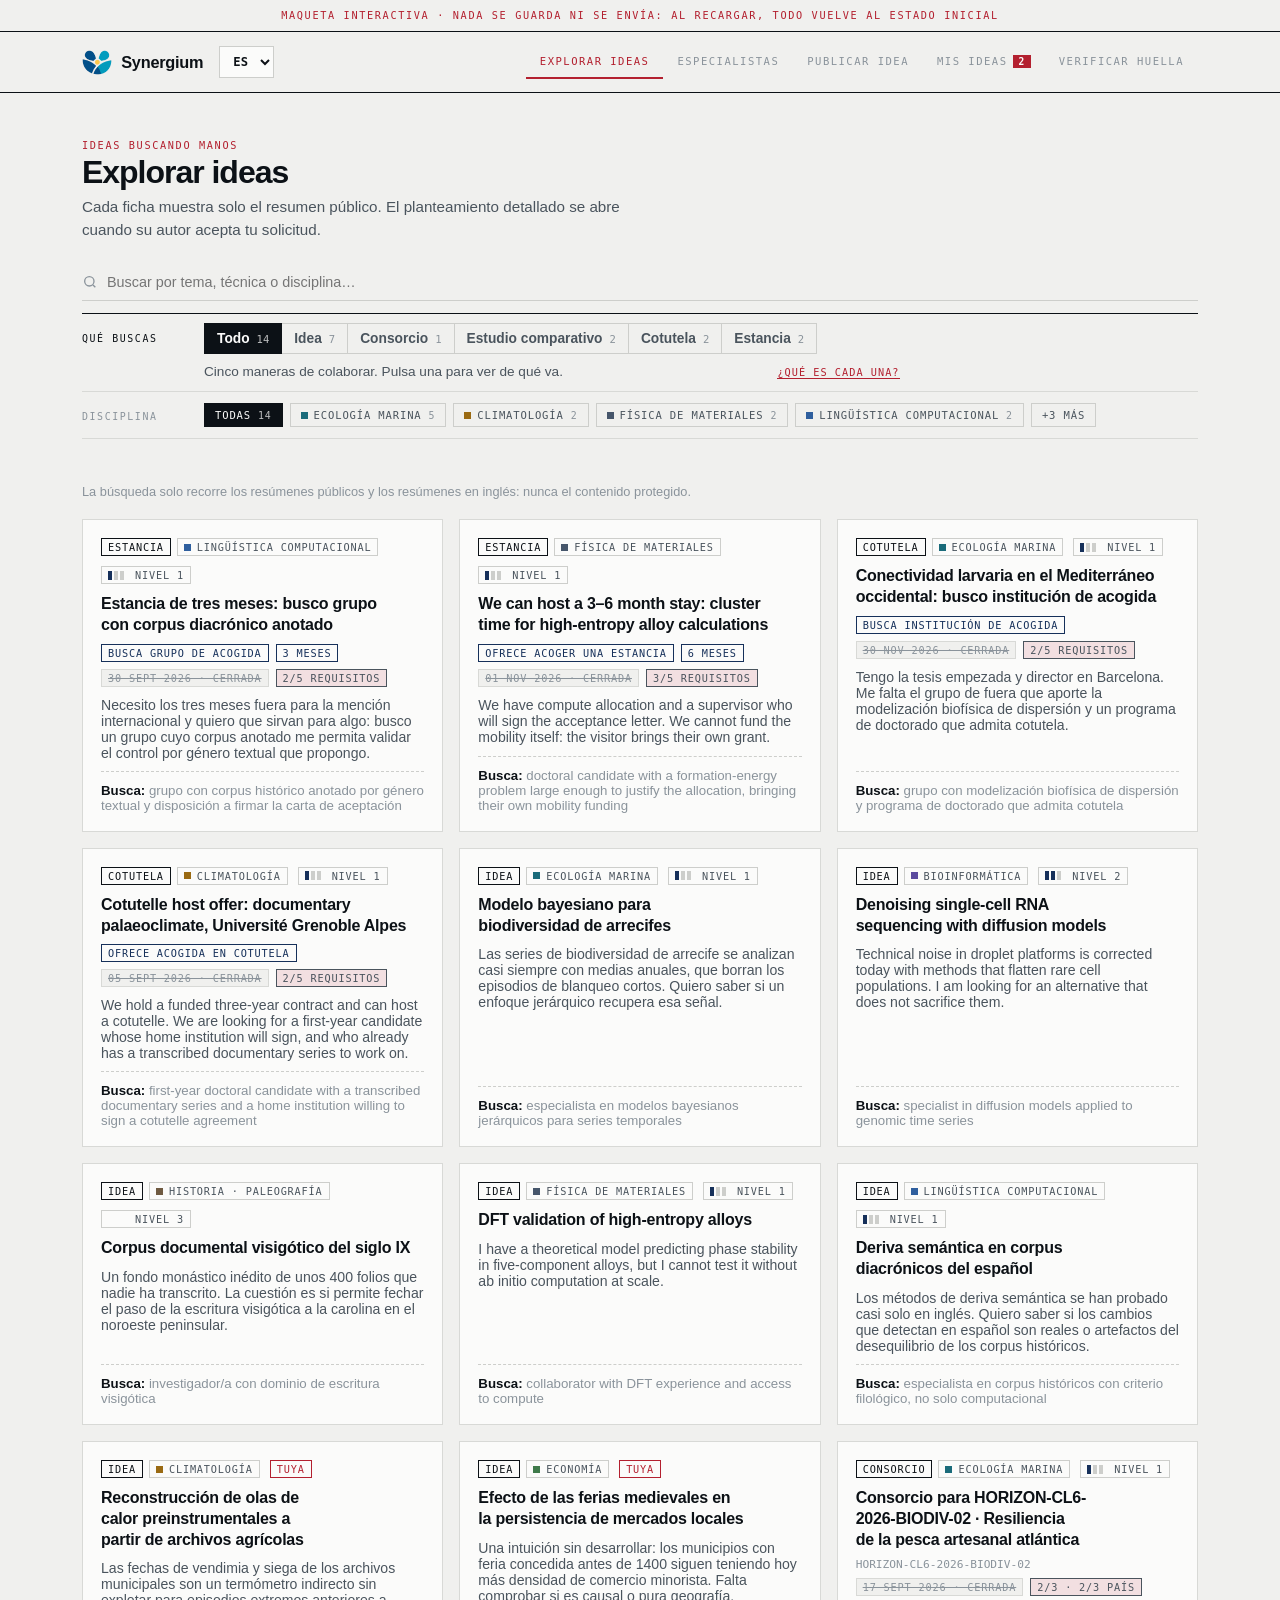
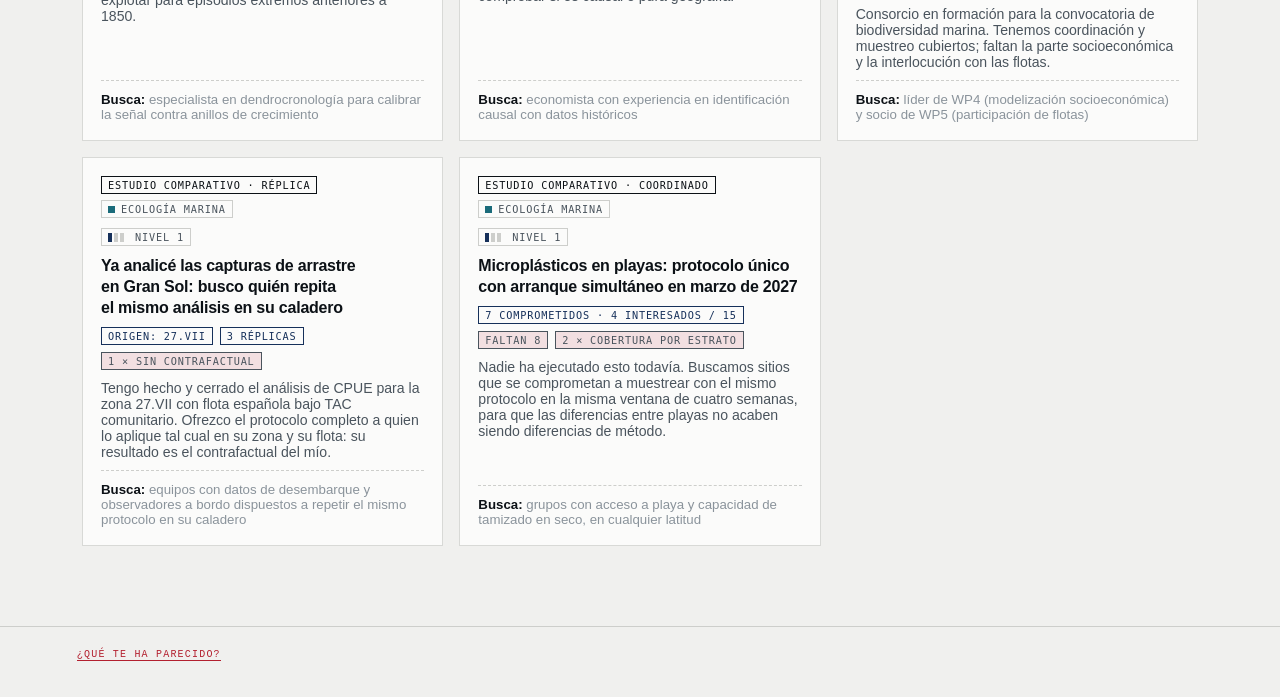
<file: static/app.html>
<!doctype html>
<html lang="es">
<head>
<meta charset="utf-8">
<meta name="viewport" content="width=device-width, initial-scale=1">
<title>Synergium — Maqueta de la aplicación</title>
<style>
  /* ═══════════════════════════════════════════════════════════
     Instrumento de medida, no folleto. Los mismos tokens de la
     landing y del sellado, para que las tres piezas se lean como
     una sola cosa.

     Cuatro prohibiciones, porque son el vocabulario donde se
     agolpa el diseño automático:
       · Nada redondeado.   · Ninguna sombra.
       · Ninguna tarjeta.   · Ningún degradado.
     La profundidad sale del filete y del valor.
     ═══════════════════════════════════════════════════════════ */
  :root {
    color-scheme: light;

    --bg: #f0f0ee;
    --paper: #fbfbfa;
    --paper-alt: #f6f6f4;
    --ink: #0c1116;
    --ink-soft: #4a545d;
    --ink-faint: #8a939b;

    /* El acento es el rojo de señal: medida y atención. El azul queda
       para el dato, nunca para la decoración. */
    --accent: #b3202f;
    --accent-deep: #0c1116;
    --accent-soft: #f2dfe1;
    --live: #16305a;

    /* Sin oro: el estado pendiente es tinta apagada, no un color nuevo. */
    --gold: #8a939b;
    --gold-ink: #4a545d;
    --gold-soft: #ececea;

    --ok: #1c6b4b;
    --ok-soft: #e6efea;
    --wait: #4a545d;
    --wait-soft: #ececea;
    --bad: #b3202f;
    --bad-soft: #f2dfe1;

    --line: #d8d9d6;
    --line-strong: #cdcecb;

    --shadow-sm: none;
    --shadow: none;
    --shadow-lg: none;
    --radius: 0;

    /* Ni un remate: grotesca de sistema para todo, monoespaciada para
       lo que produce una máquina. Nada de Inter ni de Space Grotesk. */
    --font-display: "Helvetica Neue", Helvetica, Arimo, "Liberation Sans", Arial, sans-serif;
    --font-body: "Helvetica Neue", Helvetica, Arimo, "Liberation Sans", Arial, sans-serif;
    --font-mono: "SF Mono", SFMono-Regular, Menlo, Consolas, "DejaVu Sans Mono", "Courier New", monospace;
  }

  @media (prefers-contrast: more) {
    :root { --line: #9aa0a4; --line-strong: #b8bdc0; --ink-faint: #5d666e; }
  }

  * { box-sizing: border-box; }
  body {
    margin: 0; background: var(--bg); color: var(--ink);
    font-family: var(--font-body); font-size: 15px; line-height: 1.5;
    -webkit-font-smoothing: antialiased;
  }
  img, svg { max-width: 100%; display: block; }
  h1, h2, h3 { font-family: var(--font-display); font-weight: 500; margin: 0; text-wrap: balance; }
  p { margin: 0; }
  button { font-family: inherit; }
  :focus-visible { outline: 2px solid var(--accent); outline-offset: 2px; }
  .shell { max-width: 1180px; margin: 0 auto; padding: 0 clamp(16px, 3vw, 32px); }
  .sr-only {
    position: absolute; width: 1px; height: 1px; padding: 0; margin: -1px;
    overflow: hidden; clip: rect(0 0 0 0); white-space: nowrap; border: 0;
  }

  .demo-note {
    background: var(--gold-soft); border-bottom: 1px solid var(--line);
    font-size: 0.8rem; color: var(--gold-ink); text-align: center; padding: 7px 16px;
  }

  /* ---------- App bar ---------- */
  .appbar { position: sticky; top: 0; z-index: 40; background: var(--paper); border-bottom: 1px solid var(--line); }
  .appbar .shell { display: flex; align-items: center; gap: 16px; min-height: 60px; flex-wrap: wrap; }
  /* La marca es el camino de vuelta al proyecto, como en cualquier sitio:
     se comporta como enlace pero no se viste de enlace. */
  .brand { display: flex; align-items: center; gap: 9px; flex-shrink: 0; text-decoration: none; color: inherit; }
  .brand:hover span { color: var(--accent); }
  .brand img { height: 25px; width: auto; }
  .brand span { font-family: var(--font-display); font-size: 1.15rem; font-weight: 600; transition: color .15s ease; }
  .tabs { display: flex; gap: 3px; margin-left: auto; overflow-x: auto; }
  .tab {
    background: transparent; border: none; cursor: pointer; border-radius: var(--radius);
    padding: 9px 13px; font-size: 0.86rem; font-weight: 600; color: var(--ink-faint);
    display: flex; align-items: center; gap: 6px; white-space: nowrap;
  }
  .tab:hover { background: var(--accent-soft); color: var(--accent-deep); }
  .tab[aria-current="page"] { background: var(--accent-deep); color: #fff; }
  .tab .count {
    font-family: var(--font-mono); font-size: 0.7rem; font-weight: 700;
    background: var(--wait); color: #fff; border-radius: 9px; padding: 1px 6px;
  }
  .tab[aria-current="page"] .count { background: var(--gold); color: #2a2110; }
  .lang-pick {
    /* width:auto is load-bearing: the generic form rule below sets select{width:100%} */
    width: auto; flex-shrink: 0;
    font-family: var(--font-mono); font-size: 0.76rem; font-weight: 700;
    color: var(--ink); background: var(--paper); border: 1px solid var(--line-strong);
    border-radius: var(--radius); padding: 7px 9px; cursor: pointer;
  }
  @media (max-width: 900px) {
    .appbar .shell { padding-top: 10px; padding-bottom: 10px; }
    .tabs { order: 3; width: 100%; margin-left: 0; }
    .lang-pick { margin-left: auto; }
  }

  /* ---------- Buttons ---------- */
  .btn {
    display: inline-flex; align-items: center; justify-content: center; gap: 7px;
    border: 1px solid transparent; border-radius: var(--radius); cursor: pointer;
    padding: 10px 18px; font-size: 0.88rem; font-weight: 600; text-decoration: none;
    transition: background 0.15s ease, border-color 0.15s ease, color 0.15s ease;
  }
  .btn-primary { background: var(--accent-deep); color: #fff; }
  .btn-primary:hover:not(:disabled) { background: var(--accent); }
  .btn-ghost { background: var(--paper); border-color: var(--line-strong); color: var(--ink); }
  .btn-ghost:hover:not(:disabled) { border-color: var(--accent); color: var(--accent-deep); }
  .btn-ok { background: var(--ok); color: #fff; }
  .btn-ok:hover:not(:disabled) { background: #266649; }
  .btn:disabled { opacity: 0.45; cursor: not-allowed; }
  .btn-sm { padding: 7px 13px; font-size: 0.82rem; }
  /* simulation-only controls are visibly not product UI */
  .btn-sim {
    background: transparent; border: 1px dashed var(--line-strong); color: var(--ink-faint);
    font-weight: 600;
  }
  .btn-sim:hover:not(:disabled) { border-color: var(--gold-ink); color: var(--gold-ink); }
  .btn-sim::before {
    content: "SIM"; font-family: var(--font-mono); font-size: 0.6rem; letter-spacing: 0.06em;
    background: var(--gold-soft); color: var(--gold-ink); padding: 1px 5px; border-radius: 2px;
  }

  /* ---------- Page heads ---------- */
  main { padding: clamp(22px, 3.5vw, 40px) 0 80px; }
  .page-head { margin-bottom: 22px; }
  .page-head h1 { font-size: clamp(1.5rem, 2.4vw + 0.5rem, 2rem); }
  .page-head p { color: var(--ink-soft); margin-top: 7px; font-size: 0.95rem; max-width: 64ch; }
  .eyebrow {
    font-family: var(--font-mono); font-size: 0.68rem; letter-spacing: 0.1em;
    text-transform: uppercase; color: var(--accent); font-weight: 700;
  }
  .sec-label {
    font-family: var(--font-mono); font-size: 0.66rem; letter-spacing: 0.08em;
    text-transform: uppercase; color: var(--ink-faint); display: block; margin-bottom: 6px;
  }

  /* ---------- Filters ---------- */
  .filters { display: flex; gap: 10px; flex-wrap: wrap; align-items: center; margin-bottom: 12px; }
  .search {
    flex: 1 1 260px; min-width: 0; display: flex; align-items: center; gap: 9px;
    background: var(--paper); border: 1px solid var(--line-strong); border-radius: var(--radius); padding: 0 12px;
  }
  .search svg { color: var(--ink-faint); flex-shrink: 0; }
  .search input {
    flex: 1; min-width: 0; border: none; outline: none; background: transparent;
    font-family: inherit; font-size: 0.9rem; color: var(--ink); padding: 10px 0;
  }
  .chips { display: flex; gap: 7px; flex-wrap: wrap; }
  .chip {
    background: var(--paper); border: 1px solid var(--line-strong); border-radius: 16px;
    padding: 7px 13px; font-size: 0.82rem; color: var(--ink-soft); cursor: pointer;
  }
  .chip:hover { border-color: var(--accent); color: var(--accent-deep); }
  .chip[aria-pressed="true"] { background: var(--accent-deep); border-color: var(--accent-deep); color: #fff; }
  .filter-note { font-size: 0.8rem; color: var(--ink-faint); margin-bottom: 18px; }

  /* ---------- Cards ---------- */
  .grid { display: grid; grid-template-columns: repeat(auto-fill, minmax(292px, 1fr)); gap: 16px; }
  .card {
    text-align: left; background: var(--paper); border: 1px solid var(--line);
    border-radius: var(--radius); box-shadow: var(--shadow-sm); padding: 18px;
    display: flex; flex-direction: column; gap: 10px; cursor: pointer; color: inherit;
    transition: border-color 0.15s ease, box-shadow 0.15s ease, transform 0.15s ease;
  }
  .card:hover { border-color: var(--line-strong); box-shadow: var(--shadow); transform: translateY(-2px); }
  .card-top { display: flex; align-items: center; justify-content: space-between; gap: 10px; flex-wrap: wrap; }
  .field {
    font-family: var(--font-mono); font-size: 0.66rem; letter-spacing: 0.06em; text-transform: uppercase;
    color: var(--accent-deep); background: var(--accent-soft); padding: 3px 8px; border-radius: 3px;
  }
  .card h3 { font-size: 1.06rem; line-height: 1.3; }
  .card .summary { font-size: 0.88rem; color: var(--ink-soft); }
  .card .seeks {
    margin-top: auto; padding-top: 11px; border-top: 1px dashed var(--line-strong);
    font-size: 0.83rem; color: var(--ink-faint);
  }
  .card .seeks b { color: var(--ink); font-weight: 600; }

  .lvl {
    display: inline-flex; align-items: center; gap: 5px; flex-shrink: 0;
    font-family: var(--font-mono); font-size: 0.66rem; font-weight: 700; letter-spacing: 0.05em;
    padding: 3px 8px; border-radius: 3px; text-transform: uppercase;
  }
  .lvl-1 { background: var(--bg); color: var(--ink-faint); border: 1px solid var(--line-strong); }
  .lvl-2 { background: var(--wait-soft); color: var(--wait); }
  .lvl-3 { background: var(--ok-soft); color: var(--ok); }
  .lvl-mine { background: var(--accent-soft); color: var(--accent-deep); }

  /* content-language tag: a first-class property of an idea, not chrome */
  .langtag {
    display: inline-flex; align-items: center; gap: 4px; font-family: var(--font-mono);
    font-size: 0.63rem; font-weight: 700; letter-spacing: 0.06em; text-transform: uppercase;
    border: 1px solid var(--line-strong); color: var(--ink-faint); padding: 2px 6px; border-radius: 3px;
  }
  .langtag.has-abstract { border-color: var(--ok); color: var(--ok); }
  /* El título tal como se selló, bajo la versión inglesa. */
  /* Lista de requisitos de la cotutela: se lee de un vistazo cuál falta. */
  /* La ventana sobre dos años: cuándo se puede ir, antes de leerlo. */
  .winbar { margin-top: 12px; }
  .winbar-track {
    position: relative; height: 10px; background: var(--accent-soft);
    border-left: 2px solid var(--wax);
  }
  .winbar-span { position: absolute; top: 0; bottom: 0; background: var(--accent-deep); }
  .winbar-legend {
    display: flex; justify-content: space-between; gap: 10px; margin-top: 6px;
    font-family: var(--font-mono); font-size: 0.66rem; letter-spacing: 0.05em;
    text-transform: uppercase; color: var(--ink-faint);
  }
  .winbar-range { color: var(--accent-deep); font-weight: 700; }
  .est-note {
    margin-top: 14px; padding-left: 14px; border-left: 2px solid var(--gold);
    font-size: 0.86rem; color: var(--ink-soft);
  }
  .cotlist { list-style: none; margin: 12px 0 0; padding: 0; }
  .cotlist li {
    display: grid; grid-template-columns: minmax(0, 1fr) minmax(0, 1.15fr);
    gap: 4px 16px; padding: 10px 0 10px 22px; position: relative;
    border-bottom: 1px solid var(--line);
  }
  .cotlist li:last-child { border-bottom: none; }
  .cotlist li::before {
    position: absolute; left: 0; top: 9px; font-family: var(--font-mono); font-size: 0.8rem;
  }
  .cotlist li.done::before { content: "✓"; color: #1c6b4b; }
  .cotlist li.todo::before { content: "·"; color: var(--gold-ink); font-weight: 700; }
  .cotlist .cot-k { font-size: 0.92rem; font-weight: 600; color: var(--ink); }
  .cotlist li.todo .cot-k { color: var(--ink-soft); }
  .cotlist .cot-v { font-size: 0.86rem; color: var(--ink-faint); }
  @media (max-width: 640px) { .cotlist li { grid-template-columns: 1fr; } }
  .title-orig { font-size: 0.82rem; color: var(--ink-faint); margin-top: 4px; font-style: italic; }
  .only-in {
    margin-top: 8px; font-size: 0.74rem; letter-spacing: 0.04em; text-transform: uppercase;
    color: var(--gold-ink); font-family: var(--font-mono);
  }
  .translated-note {
    font-size: 0.78rem; color: var(--ink-faint); font-style: italic; margin-top: 4px;
  }

  .empty {
    background: var(--paper); border: 1px dashed var(--line-strong); border-radius: var(--radius);
    padding: 40px 24px; text-align: center; color: var(--ink-faint); font-size: 0.92rem;
  }

  /* ---------- Collaboration shapes ---------- */
  .typetag {
    font-family: var(--font-mono); font-size: 0.63rem; font-weight: 700; letter-spacing: 0.07em;
    text-transform: uppercase; padding: 3px 8px; border-radius: 3px; border: 1px solid transparent;
  }
  .ty-idea { background: var(--paper-alt); color: var(--ink-faint); border-color: var(--line-strong); }
  .ty-consortium { background: #efe7fa; color: #5b3a9e; }
  .ty-comparative { background: #e4f1f4; color: #16636f; }

  .card-meta { display: flex; flex-wrap: wrap; gap: 7px; align-items: center; margin-top: -2px; }
  .mono-sm { font-family: var(--font-mono); font-size: 0.7rem; color: var(--ink-faint); }
  .deadline {
    font-family: var(--font-mono); font-size: 0.68rem; font-weight: 700; padding: 2px 7px; border-radius: 3px;
    background: var(--bg); color: var(--ink-soft); border: 1px solid var(--line-strong);
  }
  .deadline.urgent { background: var(--wait-soft); color: var(--wait); border-color: rgba(154,106,18,0.35); }
  .deadline.closed { background: var(--bg); color: var(--ink-faint); text-decoration: line-through; }
  .elig { font-family: var(--font-mono); font-size: 0.68rem; font-weight: 700; padding: 2px 7px; border-radius: 3px; }
  .elig.ok { background: var(--ok-soft); color: var(--ok); }
  .elig.no { background: var(--bad-soft); color: var(--bad); }
  .sites-count { font-family: var(--font-mono); font-size: 0.68rem; font-weight: 700; padding: 2px 7px; border-radius: 3px; background: var(--accent-soft); color: var(--accent-deep); }

  .callbox {
    background: var(--paper-alt); border: 1px solid var(--line); border-radius: var(--radius);
    padding: 12px 14px; display: flex; flex-direction: column; gap: 8px;
  }
  .callbox-row { display: flex; align-items: center; gap: 10px; flex-wrap: wrap; }
  .callbox-row .sec-label { margin-bottom: 0; min-width: 88px; }

  .checkbox-note { border-radius: var(--radius); padding: 12px 14px; border: 1px solid; }
  .checkbox-note .sec-label { margin-bottom: 5px; }
  .checkbox-note p { font-size: 0.88rem; }
  .checkbox-note.ok { background: var(--ok-soft); border-color: rgba(47,125,92,0.3); }
  .checkbox-note.ok p, .checkbox-note.ok .sec-label { color: var(--ok); }
  .checkbox-note.warn { background: var(--wait-soft); border-color: rgba(154,106,18,0.3); }
  .checkbox-note.warn p, .checkbox-note.warn .sec-label { color: var(--wait); }

  .orglist, .slotlist { list-style: none; margin: 0; padding: 0; display: flex; flex-direction: column; gap: 1px; background: var(--line); border: 1px solid var(--line); border-radius: var(--radius); overflow: hidden; }
  .orglist li { background: var(--paper-alt); padding: 9px 12px; display: flex; gap: 9px; align-items: center; flex-wrap: wrap; font-size: 0.85rem; }
  .orglist .org { font-weight: 600; }
  .orglist .cc { font-family: var(--font-mono); font-size: 0.68rem; font-weight: 700; background: var(--accent-soft); color: var(--accent-deep); padding: 2px 6px; border-radius: 3px; }
  .orglist .kind { color: var(--ink-faint); font-size: 0.8rem; }
  .orglist .wp { margin-left: auto; font-family: var(--font-mono); font-size: 0.7rem; color: var(--ink-faint); }
  .slotlist li { background: var(--paper-alt); padding: 12px; display: flex; gap: 12px; align-items: center; justify-content: space-between; flex-wrap: wrap; }
  .slot-role { font-size: 0.9rem; font-weight: 600; }
  .slot-sub { font-size: 0.8rem; color: var(--ink-faint); margin-top: 2px; }
  .widening {
    display: inline-block; margin-top: 5px; font-family: var(--font-mono); font-size: 0.62rem;
    font-weight: 700; letter-spacing: 0.05em; text-transform: uppercase;
    background: var(--gold-soft); color: var(--gold-ink); padding: 2px 6px; border-radius: 3px;
  }

  /* the origin study: already done, and the anchor of the whole comparison */
  .originbox {
    background: #e4f1f4; border: 1px solid rgba(22,99,111,0.28); border-radius: var(--radius);
    padding: 14px 16px;
  }
  .origin-head { display: flex; align-items: center; gap: 9px; flex-wrap: wrap; }
  .origin-tag {
    font-family: var(--font-mono); font-size: 0.62rem; font-weight: 700; letter-spacing: 0.08em;
    text-transform: uppercase; background: #16636f; color: #fff; padding: 2px 7px; border-radius: 3px;
  }
  .origin-site { font-size: 1rem; font-weight: 600; color: #0f4c56; }
  .origin-sub { font-size: 0.8rem; color: #2a6f7a; margin-top: 4px; }
  .originbox .sec-label { color: #2a6f7a; margin-top: 12px; margin-bottom: 4px; }
  .origin-result { font-size: 0.9rem; color: #0f4c56; }
  .origin-note { font-size: 0.84rem; color: var(--ink-faint); font-style: italic; }
  .origin-chip {
    font-family: var(--font-mono); font-size: 0.68rem; font-weight: 700; padding: 2px 7px;
    border-radius: 3px; background: #e4f1f4; color: #16636f;
  }
  .check-rescue { font-size: 0.8rem; margin-top: 6px; color: var(--ink-soft); font-style: italic; }

  /* pre-registered plan: sealed before any data exists */
  .planbox {
    background: #efe7fa; border: 1px solid rgba(91,58,158,0.28); border-radius: var(--radius); padding: 14px 16px;
  }
  .planbox .sec-label { color: #5b3a9e; }
  .plan-text { font-size: 0.9rem; color: #3d2670; }
  .plan-note { font-size: 0.82rem; color: #5b3a9e; margin-top: 8px; font-style: italic; }

  /* progress meters for power and strata coverage */
  .meter { height: 8px; background: rgba(15,32,56,0.1); border-radius: 4px; overflow: hidden; margin: 8px 0 6px; }
  .meter-fill { display: block; height: 100%; border-radius: 4px; }
  .meter-fill.ok { background: var(--ok); }
  .meter-fill.close { background: var(--wait); }
  .meter-fill.no { background: var(--bad); }
  .meter-label { font-family: var(--font-mono); font-size: 0.72rem; color: var(--ink-faint); margin-bottom: 6px; }

  .stratalist { list-style: none; margin: 10px 0 0; padding: 0; display: flex; flex-direction: column; gap: 10px; }
  .stratum { border: 1px solid var(--line); border-radius: var(--radius); padding: 10px 12px; background: var(--paper-alt); }
  .stratum-head { display: flex; align-items: baseline; gap: 10px; }
  .stratum-name { font-size: 0.88rem; font-weight: 600; }
  .stratum-n { font-family: var(--font-mono); font-size: 0.72rem; color: var(--ink-faint); margin-left: auto; }
  .stratum-msg { font-family: var(--font-mono); font-size: 0.68rem; letter-spacing: 0.04em; text-transform: uppercase; font-weight: 700; }
  .stratum.ok .stratum-msg { color: var(--ok); }
  .stratum.weak .stratum-msg { color: var(--wait); }
  .stratum.none { border-color: rgba(168,50,50,0.35); background: var(--bad-soft); }
  .stratum.none .stratum-msg { color: var(--bad); }
  table.matrix tr.is-origin th, table.matrix tr.is-origin td { background: #f2f9fa; }
  table.matrix .site-status.orig { background: #16636f; color: #fff; }
  table.matrix .site-status.run { background: var(--wait-soft); color: var(--wait); }
  table.matrix td.proposed { color: var(--ink-faint); font-style: italic; }

  .taglist { list-style: none; margin: 0; padding: 0; display: flex; flex-wrap: wrap; gap: 6px; }
  .tag-const { font-size: 0.79rem; background: var(--paper-alt); border: 1px solid var(--line); border-radius: 12px; padding: 4px 11px; color: var(--ink-soft); }

  .checklist { list-style: none; margin: 0; padding: 0; display: flex; flex-direction: column; gap: 8px; }
  .check { border-radius: var(--radius); padding: 10px 12px; border: 1px solid; }
  .check-head { display: flex; align-items: center; gap: 9px; }
  .check-var { font-size: 0.88rem; font-weight: 600; }
  .check-n { font-family: var(--font-mono); font-size: 0.7rem; font-weight: 700; margin-left: auto; padding: 2px 7px; border-radius: 3px; }
  .check-msg { font-size: 0.82rem; margin-top: 4px; }
  .check.ok { background: var(--ok-soft); border-color: rgba(47,125,92,0.28); }
  .check.ok .check-var, .check.ok .check-msg { color: var(--ok); }
  .check.ok .check-n { background: var(--ok); color: #fff; }
  .check.weak { background: var(--wait-soft); border-color: rgba(154,106,18,0.28); }
  .check.weak .check-var, .check.weak .check-msg { color: var(--wait); }
  .check.weak .check-n { background: var(--wait); color: #fff; }
  .check.none { background: var(--bad-soft); border-color: rgba(168,50,50,0.3); }
  .check.none .check-var, .check.none .check-msg { color: var(--bad); }
  .check.none .check-n { background: var(--bad); color: #fff; }

  .table-scroll { overflow-x: auto; border: 1px solid var(--line); border-radius: var(--radius); }
  table.matrix { border-collapse: collapse; width: 100%; font-size: 0.83rem; }
  table.matrix th, table.matrix td { padding: 9px 11px; text-align: left; border-bottom: 1px solid var(--line); white-space: nowrap; }
  table.matrix thead th { background: var(--paper-alt); font-family: var(--font-mono); font-size: 0.66rem; letter-spacing: 0.05em; text-transform: uppercase; color: var(--ink-faint); font-weight: 700; }
  table.matrix tbody th { font-weight: 600; display: table-cell; }
  table.matrix .site-name { display: block; }
  table.matrix .site-org { display: block; font-size: 0.74rem; color: var(--ink-faint); font-weight: 400; }
  table.matrix .site-status { display: inline-block; margin-top: 3px; font-family: var(--font-mono); font-size: 0.6rem; letter-spacing: 0.05em; text-transform: uppercase; padding: 1px 6px; border-radius: 3px; font-weight: 700; }
  table.matrix .site-status.conf { background: var(--ok-soft); color: var(--ok); }
  table.matrix .site-status.tent { background: var(--bg); color: var(--ink-faint); border: 1px solid var(--line-strong); }
  table.matrix tbody tr:last-child th, table.matrix tbody tr:last-child td { border-bottom: none; }
  /* a column with no variation is the failure the design check reports */
  table.matrix td.flat { background: var(--bad-soft); color: var(--bad); font-weight: 600; }

  /* ---------- Slide-over ---------- */
  .overlay { position: fixed; inset: 0; background: rgba(15,32,56,0.35); z-index: 50; display: flex; justify-content: flex-end; }
  .overlay[hidden] { display: none; }
  .panel { background: var(--paper); width: min(560px,100%); height: 100%; overflow-y: auto; box-shadow: var(--shadow-lg); display: flex; flex-direction: column; }
  .panel-bar {
    position: sticky; top: 0; background: var(--paper); border-bottom: 1px solid var(--line);
    padding: 14px 22px; display: flex; align-items: center; justify-content: space-between; gap: 12px; z-index: 2;
  }
  .panel-bar .mono { font-family: var(--font-mono); font-size: 0.72rem; color: var(--ink-faint); }
  .icon-btn {
    background: transparent; border: 1px solid var(--line-strong); border-radius: var(--radius);
    width: 32px; height: 32px; display: inline-flex; align-items: center; justify-content: center;
    cursor: pointer; color: var(--ink); flex-shrink: 0;
  }
  .icon-btn:hover { border-color: var(--accent); color: var(--accent-deep); }
  .panel-body { padding: 22px; display: flex; flex-direction: column; gap: 18px; }
  .panel-body h2 { font-size: 1.35rem; line-height: 1.25; }
  .block p { font-size: 0.92rem; color: var(--ink-soft); }

  .redacted { display: flex; flex-direction: column; gap: 6px; }
  .redacted i { display: block; height: 11px; border-radius: 2px; background: var(--accent-soft); }
  .locked-note { display: flex; align-items: center; gap: 7px; margin-top: 9px; font-size: 0.82rem; color: var(--ink-faint); }

  .seal-row {
    display: flex; flex-direction: column; gap: 12px; background: var(--paper-alt);
    border: 1px solid var(--line); padding: 14px 16px;
  }
  /* La huella dibujada: 64 barras, una por dígito. */
  .hscale {
    display: flex; align-items: flex-end; gap: 2px;
    height: 42px; padding-bottom: 1px; border-bottom: 1px solid var(--ink);
  }
  .hscale i { display: block; flex: 1 1 0; min-width: 0; background: var(--live); height: 4%; }
  .seal-row dl { margin: 0; display: grid; grid-template-columns: auto 1fr; gap: 3px 12px; font-family: var(--font-mono); font-size: 0.72rem; min-width: 0; }
  .seal-row dt { color: var(--ink-faint); }
  .seal-row dd { margin: 0; color: var(--ink); word-break: break-all; }
  .seal-row .verify-link {
    background: none; border: none; padding: 0; margin-top: 6px; cursor: pointer;
    font-family: var(--font-body); font-size: 0.78rem; font-weight: 600; color: var(--accent);
    text-decoration: underline; text-underline-offset: 2px;
  }

  /* ---------- Forms ---------- */
  .field-row { display: flex; flex-direction: column; gap: 6px; }
  label.lbl { font-size: 0.85rem; font-weight: 600; color: var(--ink); }
  .hint { font-size: 0.8rem; color: var(--ink-faint); }
  input[type="text"], textarea, select {
    width: 100%; font-family: var(--font-body); font-size: 0.9rem; color: var(--ink);
    background: var(--paper); border: 1px solid var(--line-strong); border-radius: var(--radius); padding: 10px 12px;
  }
  textarea { resize: vertical; min-height: 90px; line-height: 1.5; }
  textarea.mono { font-family: var(--font-mono); font-size: 0.8rem; }
  .counter { font-family: var(--font-mono); font-size: 0.72rem; color: var(--ink-faint); text-align: right; }
  .counter.over { color: var(--bad); font-weight: 700; }
  .two-col { display: grid; grid-template-columns: 1fr 1fr; gap: 14px; }
  @media (max-width: 620px) { .two-col { grid-template-columns: 1fr; } }

  /* ---------- Wizard ---------- */
  .wizard { background: var(--paper); border: 1px solid var(--line); border-radius: var(--radius); box-shadow: var(--shadow); max-width: 760px; }
  .steps { display: flex; border-bottom: 1px solid var(--line); }
  .step { flex: 1; padding: 14px 16px; border: none; border-bottom: 3px solid transparent; background: transparent; text-align: left; }
  .step .n { font-family: var(--font-mono); font-size: 0.7rem; font-weight: 700; color: var(--ink-faint); }
  .step .t { display: block; font-size: 0.86rem; font-weight: 600; color: var(--ink-faint); margin-top: 3px; }
  .step[aria-current="step"] { border-bottom-color: var(--accent-deep); }
  .step[aria-current="step"] .n, .step[aria-current="step"] .t { color: var(--accent-deep); }
  .step.done .n, .step.done .t { color: var(--ok); }
  .wizard-body { padding: 24px; display: flex; flex-direction: column; gap: 18px; }
  .wizard-foot { padding: 16px 24px; border-top: 1px solid var(--line); display: flex; justify-content: space-between; gap: 12px; }

  .skill-row { display: flex; gap: 8px; align-items: center; flex-wrap: wrap; }
  .skill-row input[type="text"] { flex: 1 1 200px; }
  .skill-row select { width: auto; flex-shrink: 0; }
  .skill-list { list-style: none; margin: 10px 0 0; padding: 0; display: flex; flex-direction: column; gap: 7px; }
  .skill-item {
    display: flex; align-items: center; gap: 10px; background: var(--paper-alt);
    border: 1px solid var(--line); border-radius: var(--radius); padding: 8px 11px; font-size: 0.88rem;
  }
  .skill-item .w {
    font-family: var(--font-mono); font-size: 0.63rem; letter-spacing: 0.05em; text-transform: uppercase;
    padding: 2px 7px; border-radius: 3px; margin-left: auto;
  }
  .skill-item .w.key { background: var(--accent-soft); color: var(--accent-deep); font-weight: 700; }
  .skill-item .w.opt { background: transparent; color: var(--ink-faint); border: 1px solid var(--line); }
  .del { background: transparent; border: none; cursor: pointer; color: var(--ink-faint); padding: 2px; display: inline-flex; flex-shrink: 0; }
  .del:hover { color: var(--bad); }

  .sealing { text-align: center; padding: 12px 0; }
  .hash-out {
    font-family: var(--font-mono); font-size: 0.8rem; word-break: break-all; color: var(--ink);
    background: var(--paper-alt); border: 1px solid var(--line); border-radius: var(--radius);
    padding: 12px 14px; margin-top: 10px; text-align: left; line-height: 1.6;
  }
  .hash-out .k { color: var(--ink-faint); }
  .spinner {
    width: 16px; height: 16px; border: 2px solid var(--accent-soft); border-top-color: var(--accent-deep);
    border-radius: 50%; display: inline-block; vertical-align: -3px; margin-right: 8px;
  }
  @media (prefers-reduced-motion: no-preference) { .spinner { animation: spin 0.7s linear infinite; } }
  @keyframes spin { to { transform: rotate(360deg); } }

  /* ---------- Requests / own ideas ---------- */
  .req-list { list-style: none; margin: 0; padding: 0; display: flex; flex-direction: column; gap: 10px; }
  .req { background: var(--paper-alt); border: 1px solid var(--line); border-radius: var(--radius); padding: 14px 16px; display: flex; flex-direction: column; gap: 8px; }
  .req-top { display: flex; align-items: baseline; justify-content: space-between; gap: 10px; flex-wrap: wrap; }
  .req-who { font-size: 0.94rem; font-weight: 600; display: flex; align-items: center; gap: 6px; }
  .req-aff { font-size: 0.82rem; color: var(--ink-faint); }
  .req-motive { font-size: 0.88rem; color: var(--ink-soft); }
  .req-acts { display: flex; gap: 8px; flex-wrap: wrap; }
  .status { font-family: var(--font-mono); font-size: 0.68rem; font-weight: 700; letter-spacing: 0.05em; text-transform: uppercase; padding: 3px 8px; border-radius: 3px; }
  .status.pend { background: var(--wait-soft); color: var(--wait); }
  .status.acc { background: var(--ok-soft); color: var(--ok); }
  .status.rej { background: var(--bg); color: var(--ink-faint); border: 1px solid var(--line-strong); }

  .verified {
    display: inline-flex; align-items: center; gap: 3px; color: var(--ok);
    font-family: var(--font-mono); font-size: 0.62rem; font-weight: 700; letter-spacing: 0.05em;
    background: var(--ok-soft); padding: 2px 6px; border-radius: 3px; text-transform: uppercase;
  }

  .own-idea { background: var(--paper); border: 1px solid var(--line); border-radius: var(--radius); box-shadow: var(--shadow-sm); padding: 20px; display: flex; flex-direction: column; gap: 14px; }
  .own-head { display: flex; align-items: flex-start; justify-content: space-between; gap: 14px; flex-wrap: wrap; }
  .own-head h3 { font-size: 1.12rem; line-height: 1.3; }
  .own-meta { font-family: var(--font-mono); font-size: 0.72rem; color: var(--ink-faint); margin-top: 5px; word-break: break-all; }
  .gap-warn {
    background: var(--wait-soft); border: 1px solid rgba(154,106,18,0.28); border-radius: var(--radius);
    padding: 12px 14px; font-size: 0.86rem; color: var(--wait);
    display: flex; align-items: center; gap: 12px; flex-wrap: wrap; justify-content: space-between;
  }
  .amend-note { font-size: 0.8rem; color: var(--ink-faint); margin-top: 6px; }

  /* access log */
  .log { list-style: none; margin: 0; padding: 0; display: flex; flex-direction: column; gap: 1px; background: var(--line); border: 1px solid var(--line); border-radius: var(--radius); overflow: hidden; }
  .log li { background: var(--paper-alt); padding: 10px 13px; display: flex; align-items: center; gap: 10px; flex-wrap: wrap; font-size: 0.86rem; }
  .log .who { font-weight: 600; }
  .log .when { font-family: var(--font-mono); font-size: 0.72rem; color: var(--ink-faint); margin-left: auto; }

  /* ---------- Modal ---------- */
  .modal-wrap { position: fixed; inset: 0; background: rgba(15,32,56,0.4); z-index: 60; display: flex; align-items: center; justify-content: center; padding: 20px; }
  .modal-wrap[hidden] { display: none; }
  .modal { background: var(--paper); border-radius: var(--radius); box-shadow: var(--shadow-lg); width: min(560px,100%); max-height: 88vh; overflow-y: auto; }
  .modal-head { padding: 20px 24px 0; }
  .modal-head h2 { font-size: 1.25rem; }
  .modal-body { padding: 18px 24px; display: flex; flex-direction: column; gap: 14px; }
  /* La huella del propio acuerdo, visible antes de firmarlo. */
  .memo-seal {
    margin-top: 14px; padding: 11px 14px; border: 1px dashed var(--line-strong);
    border-radius: var(--radius); display: flex; gap: 12px; align-items: baseline;
    flex-wrap: wrap; background: var(--bg);
  }
  .memo-seal .mono-sm { color: var(--wax); word-break: break-all; }
  .memo-terms { list-style: none; margin: 0; padding: 0; display: flex; flex-direction: column; gap: 1px; background: var(--line); border: 1px solid var(--line); border-radius: var(--radius); overflow: hidden; }
  .memo-terms li { background: var(--paper-alt); padding: 11px 14px; display: grid; grid-template-columns: 130px 1fr; gap: 12px; font-size: 0.88rem; }
  @media (max-width: 520px) { .memo-terms li { grid-template-columns: 1fr; gap: 4px; } }
  .memo-terms .mt { font-family: var(--font-mono); font-size: 0.7rem; letter-spacing: 0.05em; text-transform: uppercase; color: var(--ink-faint); padding-top: 2px; }
  .modal-foot { padding: 0 24px 22px; display: flex; gap: 10px; justify-content: flex-end; flex-wrap: wrap; }

  /* ---------- Verify view ---------- */
  .verify-box { background: var(--paper); border: 1px solid var(--line); border-radius: var(--radius); box-shadow: var(--shadow); padding: 24px; max-width: 860px; display: flex; flex-direction: column; gap: 18px; }
  .result { border-radius: var(--radius); padding: 16px 18px; display: flex; gap: 12px; align-items: flex-start; }
  .result.match { background: var(--ok-soft); color: var(--ok); border: 1px solid rgba(47,125,92,0.3); }
  .result.nomatch { background: var(--bad-soft); color: var(--bad); border: 1px solid rgba(168,50,50,0.3); }
  .result b { display: block; margin-bottom: 4px; }
  .result .hashes { font-family: var(--font-mono); font-size: 0.74rem; word-break: break-all; margin-top: 8px; line-height: 1.6; color: var(--ink); }
  .result .hashes .k { color: var(--ink-faint); }

  /* ---------- Specialists ---------- */
  .spec-techs { display: flex; flex-wrap: wrap; gap: 6px; }
  .tech {
    font-size: 0.78rem; background: var(--paper-alt); border: 1px solid var(--line);
    border-radius: 12px; padding: 3px 10px; color: var(--ink-soft);
  }
  .avail { font-family: var(--font-mono); font-size: 0.68rem; letter-spacing: 0.05em; text-transform: uppercase; padding: 3px 8px; border-radius: 3px; }
  .avail.open { background: var(--ok-soft); color: var(--ok); }
  .avail.busy { background: var(--bg); color: var(--ink-faint); border: 1px solid var(--line-strong); }

  .toast {
    position: fixed; left: 50%; bottom: 26px; transform: translateX(-50%);
    background: var(--ink); color: #fff; padding: 12px 20px; border-radius: var(--radius);
    font-size: 0.88rem; box-shadow: var(--shadow-lg); z-index: 80; max-width: 90vw;
  }
  .toast[hidden] { display: none; }
  /* ═══════════════════════════════════════════════════════════
     Los filtros: tres grupos que hacen tres cosas distintas y que
     antes se veían iguales. Ahora cada uno lleva su rótulo a la
     izquierda y su propia forma:
       · qué buscas → segmentos unidos, es la oferta de la web
       · disciplina → chips sueltos, lista que crece
       · idioma     → segmentos, lista corta y cerrada
     Y todos con recuento: un filtro sin número es una apuesta.
     ═══════════════════════════════════════════════════════════ */
  .filterset { border-top: 1px solid var(--ink); margin: 4px 0 14px; }
  .fs-row {
    display: grid; grid-template-columns: 104px minmax(0, 1fr); gap: 0 18px;
    align-items: start; padding: 11px 0; border-bottom: 1px solid var(--line);
  }
  /* Sin esto, el ancho mínimo del contenido manda sobre la pista: los
     segmentos no envuelven, así que estiraban la fila hasta 560 px dentro de
     una pantalla de 375 y sacaban la página 201 px por el lado. El
     overflow-x del hijo no basta si el abuelo puede crecer. */
  .fs-row > * { min-width: 0; }
  .fs-row > div > .segs, .fs-row > div > .type-guide { min-width: 0; }
  .fs-label {
    font-family: var(--font-mono); font-size: 0.62rem; letter-spacing: 0.16em;
    text-transform: uppercase; color: var(--ink-faint); padding-top: 7px;
  }
  .fs-primary { padding: 9px 0; }
  .fs-primary .fs-label { color: var(--ink); padding-top: 9px; }
  @media (max-width: 640px) {
    .fs-row { grid-template-columns: minmax(0, 1fr); gap: 6px; }
    .fs-label { padding-top: 0; }
    /* En móvil cada grupo se desliza en una línea. Envolviendo, los tres
       grupos ocupaban 471 px: la pantalla entera antes del primer resultado. */
    .filterset .segs, .filterset .chips {
      flex-wrap: nowrap; overflow-x: auto; scrollbar-width: none;
      -webkit-overflow-scrolling: touch; padding-bottom: 2px;
    }
    .filterset .segs::-webkit-scrollbar, .filterset .chips::-webkit-scrollbar { display: none; }
    .filterset .seg, .filterset .chip { flex: 0 0 auto; }
  }

  /* Segmentos: se tocan, así que se leen como un mando, no como etiquetas. */
  .segs { display: flex; flex-wrap: wrap; }
  .seg {
    display: inline-flex; align-items: baseline; gap: 7px;
    background: transparent; border: 1px solid var(--line-strong);
    margin: 0 0 -1px -1px; padding: 7px 12px; cursor: pointer;
    color: var(--ink-soft); transition: background .12s linear, color .12s linear;
  }
  .seg:first-child { margin-left: 0; }
  .seg-n { font-size: 0.86rem; font-weight: 600; }
  .seg-c {
    font-family: var(--font-mono); font-size: 0.66rem; color: var(--ink-faint);
    font-variant-numeric: tabular-nums;
  }
  .seg:hover:not(:disabled) { color: var(--accent); border-color: var(--accent); position: relative; z-index: 1; }
  .seg[aria-pressed="true"] {
    background: var(--ink); border-color: var(--ink); color: var(--paper);
    position: relative; z-index: 2;
  }
  .seg[aria-pressed="true"] .seg-c { color: var(--paper); opacity: 0.75; }
  .seg.empty { opacity: 0.4; cursor: not-allowed; }

  /* Chips con recuento; los idiomas van unidos porque son pocos y cerrados. */
  .chip .cnt {
    font-family: var(--font-mono); font-size: 0.62rem; margin-left: 7px;
    color: var(--ink-faint); font-variant-numeric: tabular-nums;
  }
  .chip[aria-pressed="true"] .cnt { color: var(--paper); opacity: 0.75; }
  .chip.empty { opacity: 0.4; cursor: not-allowed; }
  .chip-more { border-style: dashed; }
  .chips-joined { display: flex; flex-wrap: wrap; gap: 0; }
  .chips-joined .chip { margin: 0 0 -1px -1px; }
  .chips-joined .chip:first-child { margin-left: 0; }

  /* Cuadrito de leyenda de disciplina: un cuadrado, no un punto — en un
     panel de instrumento los redondeles significan estado. */
  .sw {
    display: inline-block; width: 7px; height: 7px; flex: none;
    margin-right: 6px; vertical-align: 0.5px;
  }
  .field, .chip { display: inline-flex; align-items: center; }

  /* Nivel: tres marcas que se llenan. La progresión está en la forma, así que
     sobrevive al blanco y negro y a no distinguir colores. */
  .pips { display: inline-flex; gap: 2px; margin-right: 6px; align-items: center; }
  .pips i { display: block; width: 4px; height: 9px; background: var(--line-strong); }
  .pips i.on { background: var(--live); }
  .lvl { display: inline-flex; align-items: center; }
  .lvl-1 { border-color: var(--line-strong); color: var(--ink-faint); }
  .lvl-2 { border-color: var(--live); color: var(--live); }
  .lvl-3 { border-color: var(--live); color: var(--paper); background: var(--live); }
  .lvl-3 .pips i.on { background: var(--paper); }
  .lvl-3 .pips i { background: rgba(255,255,255,0.35); }

  /* La explicación de cada opción: una línea siempre, el resto plegado.
     Va pegada al selector porque es ahí donde surge la pregunta. */
  .seg-help {
    display: flex; gap: 16px; align-items: baseline; justify-content: space-between;
    flex-wrap: wrap; margin-top: 9px; font-size: 0.85rem; color: var(--ink-soft);
    max-width: 92ch;
  }
  .seg-help-more {
    background: transparent; border: none; padding: 0; cursor: pointer; flex: none;
    font-family: var(--font-mono); font-size: 0.64rem; letter-spacing: 0.1em;
    text-transform: uppercase; color: var(--accent); border-bottom: 1px solid var(--accent);
  }
  .seg-help-more:hover { color: var(--ink); border-bottom-color: var(--ink); }
  .type-guide { margin-top: 12px; border-top: 1px solid var(--line); }
  .tg-row {
    display: grid; grid-template-columns: 200px minmax(0, 1fr); gap: 4px 20px;
    padding: 11px 0; border-bottom: 1px solid var(--line);
  }
  .tg-row.on { background: var(--accent-soft); }
  .tg-name { display: block; font-size: 0.9rem; font-weight: 700; color: var(--ink); }
  .tg-needs {
    display: block; margin-top: 3px;
    font-family: var(--font-mono); font-size: 0.62rem; letter-spacing: 0.08em;
    text-transform: uppercase; color: var(--ink-faint);
  }
  .tg-what { font-size: 0.86rem; color: var(--ink-soft); max-width: 62ch; }
  @media (max-width: 640px) { .tg-row { grid-template-columns: 1fr; } }

  /* Cuánto has estrechado y cómo deshacerlo. */
  .fs-state { border-bottom: none; }
  .fs-state > div { display: flex; align-items: baseline; gap: 14px; flex-wrap: wrap; }
  .fs-count { font-size: 0.86rem; color: var(--ink); font-weight: 600; }
  .fs-clear {
    background: transparent; border: none; padding: 0; cursor: pointer;
    font-family: var(--font-mono); font-size: 0.66rem; letter-spacing: 0.1em;
    text-transform: uppercase; color: var(--accent);
    border-bottom: 1px solid var(--accent);
  }
  .fs-clear:hover { color: var(--ink); border-bottom-color: var(--ink); }

  /* ═══════════════════════════════════════════════════════════
     Capa de instrumento: lo que los tokens no alcanzan por sí solos.
     Va al final para ganar por orden, no por especificidad inflada.
     ═══════════════════════════════════════════════════════════ */

  *, *::before, *::after { border-radius: 0 !important; box-shadow: none !important; }
  /* Único redondeo tolerado: un punto de estado es un punto. */
  .dot, .bench-live i, .lamp i { border-radius: 50% !important; }

  /* Titulares en grotesca: a este tamaño el tracking tiene que cerrarse. */
  h1, h2, h3 { font-weight: 700; }
  h1 { letter-spacing: -0.032em; line-height: 1.04; }
  h2 { letter-spacing: -0.022em; }
  h3 { letter-spacing: -0.014em; }
  body { font-size: 15px; }
  :focus-visible { outline: 2px solid var(--accent); outline-offset: 2px; }

  /* El aviso de maqueta es serigrafía de panel, no una cinta de color. */
  .demo-note {
    background: var(--bg); border-bottom: 1px solid var(--ink); color: var(--accent);
    font-family: var(--font-mono); font-size: 0.64rem; letter-spacing: 0.16em;
    text-transform: uppercase; padding: 8px 16px;
  }

  /* Barra superior: filete negro abajo, como el borde de una carátula. */
  .appbar { background: var(--bg); border-bottom: 1px solid var(--ink); }
  .brand span { font-family: var(--font-display); font-size: 1.02rem; letter-spacing: -0.015em; }

  /* Pestañas: solapas de panel, no botones rellenos. */
  .tabs { gap: 0; }
  .tab {
    background: transparent !important; color: var(--ink-faint);
    font-family: var(--font-mono); font-size: 0.66rem; letter-spacing: 0.14em;
    text-transform: uppercase; font-weight: 400;
    padding: 9px 14px; border-bottom: 2px solid transparent;
  }
  .tab:hover { color: var(--ink); }
  .tab[aria-pressed="true"], .tab.on, .tab[aria-current="page"] {
    color: var(--accent); border-bottom-color: var(--accent);
  }
  .tab .count {
    background: var(--accent); color: var(--paper);
    font-family: var(--font-mono); font-size: 0.6rem; padding: 1px 5px;
  }

  /* Botones rectos: tinta, y rojo al pasar. */
  .btn {
    font-family: var(--font-body); font-weight: 700; font-size: 0.82rem;
    border: 1px solid var(--ink); transition: background .12s linear, color .12s linear;
  }
  .btn-primary, .btn-ok { background: var(--ink); color: var(--paper); border-color: var(--ink); }
  .btn-primary:hover, .btn-ok:hover { background: var(--accent); border-color: var(--accent); }
  .btn-ghost { background: transparent; color: var(--ink); border-color: var(--ink); }
  .btn-ghost:hover { background: var(--accent); border-color: var(--accent); color: var(--paper); }
  .btn-sim { background: transparent; color: var(--ink-soft); border: 1px dashed var(--line-strong); }
  .btn:hover { transform: none; }

  /* Chips: rectángulos de filete con rótulo monoespaciado. */
  .chip {
    background: transparent; border: 1px solid var(--line-strong); color: var(--ink-soft);
    font-family: var(--font-mono); font-size: 0.66rem; letter-spacing: 0.08em;
    text-transform: uppercase; padding: 5px 10px;
  }
  .chip:hover { border-color: var(--accent); color: var(--accent); }
  .chip[aria-pressed="true"] { background: var(--ink); border-color: var(--ink); color: var(--paper); }

  /* Buscador: una línea, no una caja. */
  .search {
    background: transparent; border: none; border-bottom: 1px solid var(--line-strong);
    padding-left: 0;
  }
  .search:focus-within { border-bottom: 2px solid var(--accent); }

  /* Las fichas dejan de ser tarjetas: rectángulos delimitados por filete. */
  .card {
    background: var(--paper); border: 1px solid var(--line);
    transition: border-color .12s linear;
  }
  .card:hover { border-color: var(--ink); }
  .card h3 { font-size: 1rem; }

  /* Insignias: rótulo de instrumento, sin relleno de color. */
  .field, .langtag, .lvl, .typetag, .elig, .sites-count, .origin-chip, .status, .deadline {
    font-family: var(--font-mono); font-size: 0.64rem; letter-spacing: 0.08em;
    text-transform: uppercase; font-weight: 400; padding: 2px 6px;
    background: transparent; border: 1px solid var(--line-strong); color: var(--ink-soft);
  }
  .typetag { border-color: var(--ink); color: var(--ink); }
  .langtag.has-abstract { border-color: var(--live); color: var(--live); }
  .lvl-mine { border-color: var(--accent); color: var(--accent); }
  .elig.ok, .status.acc { border-color: var(--ok); color: var(--ok); }
  .elig.no, .status.pend { border-color: var(--gold-ink); color: var(--gold-ink); }
  .deadline.urgent { border-color: var(--accent); color: var(--accent); }
  .deadline.closed { border-color: var(--line); color: var(--ink-faint); }
  .sites-count, .origin-chip { border-color: var(--live); color: var(--live); }

  /* Rótulos pequeños: todos hablan el mismo idioma. */
  .eyebrow, .sec-label {
    font-family: var(--font-mono); font-size: 0.64rem; letter-spacing: 0.16em;
    text-transform: uppercase; color: var(--ink-faint); font-weight: 400;
  }
  .eyebrow { color: var(--accent); }

  /* Panel y modal: filete negro, nada flotando. */
  .panel { border-left: 1px solid var(--ink); }
  .modal { border: 1px solid var(--ink); }
  .modal-wrap { background: rgba(12, 17, 22, 0.34); }

  /* Listas de términos y tablas: filas, no celdas de color. */
  .memo-terms, .memo-terms li { background: var(--paper); }
  .memo-terms { border-color: var(--ink); }
  .memo-seal { border: 1px dashed var(--line-strong); background: var(--paper-alt); }
  .memo-seal .mono-sm { color: var(--accent); }

  /* La barra de ventana usa el azul del dato, no el rojo de señal. */
  .winbar-track { background: var(--gold-soft); border-left: 2px solid var(--accent); }
  .winbar-span { background: var(--live); }
  .winbar-range { color: var(--live); }
  .est-note { border-left: 2px solid var(--accent); }

  /* Lo tapado se dibuja en barras: sigue sin enviarse a la página. */
  .redacted i { background: var(--gold-soft); }
</style>

<div class="demo-note" data-i18n="demo.note">Maqueta interactiva · Nada se guarda ni se envía</div>
<style>
/* Panel de opiniones. Prefijo op- y estilos propios: las tres páginas tienen
   CSS distinto y esto tiene que verse igual en las nueve. */
.op-wrap { border-top: 1px solid #cdcecb; padding: 14px clamp(18px, 6vw, 84px) 34px;
  background: #f0f0ee; font-family: "Helvetica Neue", Helvetica, Arial, sans-serif; }
.op-abrir { background: transparent; border: none; padding: 0; cursor: pointer;
  font-family: ui-monospace, "SF Mono", Menlo, monospace; font-size: 10px;
  letter-spacing: .12em; text-transform: uppercase; color: #b3202f;
  border-bottom: 1px solid #b3202f; }
.op-abrir:hover { color: #0c1116; border-bottom-color: #0c1116; }
.op-abrir:disabled { color: #8a939b; border-bottom-color: transparent; cursor: default; }
.op-caja { max-width: 620px; margin-top: 16px; }
.op-q { margin: 0 0 10px; font-size: .95rem; font-weight: 700; color: #0c1116; }
.op-llamada { margin: 0 0 12px; font-size: .9rem; color: #4a545d; max-width: 56ch; }
.op-ops { display: flex; flex-wrap: wrap; gap: 0; margin-bottom: 14px; }
.op-r { background: transparent; border: 1px solid #cdcecb; margin-left: -1px;
  padding: 7px 14px; cursor: pointer; font: inherit; font-size: .86rem; color: #4a545d; }
.op-r:first-child { margin-left: 0; }
.op-r:hover { border-color: #b3202f; color: #b3202f; position: relative; z-index: 1; }
.op-r[aria-pressed="true"] { background: #0c1116; border-color: #0c1116; color: #fbfbfa;
  position: relative; z-index: 2; }
.op-caja textarea, .op-caja input { display: block; width: 100%; box-sizing: border-box;
  background: transparent; border: none; border-bottom: 1px solid #d8d9d6; outline: none;
  font: inherit; font-size: .95rem; color: #0c1116; padding: 10px 0; margin-bottom: 4px; }
.op-caja textarea { resize: vertical; }
.op-caja textarea:focus, .op-caja input:focus { border-bottom: 2px solid #b3202f; }
.op-caja ::placeholder { color: #8a939b; }
.op-aviso { margin: 12px 0 0; font-size: .8rem; color: #8a939b; max-width: 56ch; }
.op-pie { display: flex; align-items: center; gap: 14px; flex-wrap: wrap; margin-top: 14px; }
.op-enviar { background: #0c1116; border: 1px solid #0c1116; color: #fbfbfa; cursor: pointer;
  font: inherit; font-size: .82rem; font-weight: 700; padding: 10px 20px; }
.op-enviar:hover { background: #b3202f; border-color: #b3202f; }
.op-msg { font-family: ui-monospace, "SF Mono", Menlo, monospace; font-size: 11px;
  letter-spacing: .08em; color: #4a545d; }
.op-sr { position: absolute; width: 1px; height: 1px; overflow: hidden;
  clip: rect(0 0 0 0); white-space: nowrap; }
*, *::before, *::after { }
</style>

</head>
<body>
<header class="appbar">
  <div class="shell">
    <a class="brand" href="/proyecto"
       title="Volver a la página del proyecto">
      <img src="[data-uri]" alt="">
      <span>Synergium</span>
    </a>
    <select class="lang-pick" id="lang-pick" aria-label="Idioma de la interfaz / Interface language"></select>
    <nav class="tabs" id="tabs" aria-label="Secciones"></nav>
  </div>
</header>

<main>
  <div class="shell">

    <!-- ============ EXPLORAR ============ -->
    <section id="view-explorar">
      <div class="page-head">
        <span class="eyebrow" data-i18n="explore.eyebrow"></span>
        <h1 data-i18n="explore.title"></h1>
        <p data-i18n="explore.lead"></p>
      </div>
      <div class="filters">
        <div class="search">
          <svg width="16" height="16" viewBox="0 0 24 24" fill="none" stroke="currentColor" stroke-width="2" aria-hidden="true"><circle cx="11" cy="11" r="7"/><path d="M20 20l-3.5-3.5"/></svg>
          <input type="search" id="q" data-i18n-placeholder="explore.search" data-i18n-aria="explore.search">
        </div>
      </div>
      <div class="filterset">
        <div class="fs-row fs-primary">
          <span class="fs-label" data-i18n="explore.lWhat"></span>
          <div>
            <div class="segs" id="type-chips" role="group" data-i18n-aria="explore.byType"></div>
            <p class="seg-help">
              <span id="seg-help-text"></span>
              <button class="seg-help-more" type="button" id="type-guide-toggle"
                      aria-expanded="false" aria-controls="type-guide"></button>
            </p>
            <div class="type-guide" id="type-guide" hidden></div>
          </div>
        </div>
        <div class="fs-row">
          <span class="fs-label" data-i18n="explore.lField"></span>
          <div class="chips" id="chips" role="group" data-i18n-aria="explore.byField"></div>
        </div>
        <div class="fs-row fs-state" id="filter-state" hidden>
          <span class="fs-label"></span>
          <div id="filter-state-body"></div>
        </div>
      </div>
      <p class="filter-note" data-i18n="explore.searchNote"></p>
      <div class="grid" id="grid"></div>
      <div class="empty" id="empty" hidden data-i18n="explore.empty"></div>
    </section>

    <!-- ============ ESPECIALISTAS ============ -->
    <section id="view-especialistas" hidden>
      <div class="page-head">
        <span class="eyebrow" data-i18n="spec.eyebrow"></span>
        <h1 data-i18n="spec.title"></h1>
        <p data-i18n="spec.lead"></p>
      </div>
      <div style="margin-bottom:20px; display:flex; gap:10px; flex-wrap:wrap;">
        <button class="btn btn-primary" type="button" id="open-spec-form" data-i18n="spec.publishMine"></button>
      </div>
      <div id="spec-form-wrap" hidden style="margin-bottom:22px;">
        <div class="verify-box">
          <h2 style="font-size:1.15rem;" data-i18n="spec.formTitle"></h2>
          <div class="two-col">
            <div class="field-row">
              <label class="lbl" for="s-field" data-i18n="spec.field"></label>
              <select id="s-field"></select>
            </div>
            <div class="field-row">
              <label class="lbl" for="s-avail" data-i18n="spec.availability"></label>
              <select id="s-avail">
                <option value="open" data-i18n="spec.availOpen"></option>
                <option value="busy" data-i18n="spec.availBusy"></option>
              </select>
            </div>
          </div>
          <div class="field-row">
            <label class="lbl" for="s-headline" data-i18n="spec.headline"></label>
            <span class="hint" data-i18n="spec.headlineHint"></span>
            <input type="text" id="s-headline" maxlength="120">
          </div>
          <div class="field-row">
            <label class="lbl" for="s-tech" data-i18n="spec.techs"></label>
            <span class="hint" data-i18n="spec.techsHint"></span>
            <div class="skill-row">
              <input type="text" id="s-tech" data-i18n-aria="spec.techs">
              <button class="btn btn-ghost btn-sm" type="button" id="s-add-tech" data-i18n="common.add"></button>
            </div>
            <ul class="skill-list" id="s-tech-list"></ul>
          </div>
          <div class="wizard-foot" style="padding:14px 0 0; border-top:1px solid var(--line);">
            <button class="btn btn-ghost" type="button" id="s-cancel" data-i18n="common.cancel"></button>
            <button class="btn btn-primary" type="button" id="s-save" data-i18n="spec.save"></button>
          </div>
        </div>
      </div>
      <div class="grid" id="spec-grid"></div>
    </section>

    <!-- ============ PUBLICAR ============ -->
    <section id="view-publicar" hidden>
      <div class="page-head">
        <span class="eyebrow" data-i18n="publish.eyebrow"></span>
        <h1 data-i18n="publish.title"></h1>
        <p data-i18n="publish.lead"></p>
      </div>
      <div class="wizard">
        <div class="steps" role="list">
          <div class="step" role="listitem" data-step="1" aria-current="step"><span class="n">01</span><span class="t" data-i18n="publish.step1"></span></div>
          <div class="step" role="listitem" data-step="2"><span class="n">02</span><span class="t" data-i18n="publish.step2"></span></div>
          <div class="step" role="listitem" data-step="3"><span class="n">03</span><span class="t" data-i18n="publish.step3"></span></div>
        </div>

        <div class="wizard-body" data-panel="1">
          <div class="field-row">
            <label class="lbl" for="f-type" data-i18n="publish.type"></label>
            <span class="hint" data-i18n="publish.typeHint"></span>
            <select id="f-type">
              <option value="idea" data-i18n="type.idea"></option>
              <option value="consortium" data-i18n="type.consortium"></option>
              <option value="comparative" data-i18n="type.comparative"></option>
            </select>
          </div>
          <div class="two-col">
            <div class="field-row">
              <label class="lbl" for="f-field" data-i18n="publish.field"></label>
              <select id="f-field"></select>
            </div>
            <div class="field-row">
              <label class="lbl" for="f-lang" data-i18n="publish.contentLang"></label>
              <span class="hint" data-i18n="publish.contentLangHint"></span>
              <select id="f-lang"></select>
            </div>
          </div>
          <div class="field-row">
            <label class="lbl" for="f-title" data-i18n="publish.ideaTitle"></label>
            <span class="hint" data-i18n="publish.ideaTitleHint"></span>
            <input type="text" id="f-title" maxlength="120">
            <span class="counter" id="c-title">0 / 120</span>
          </div>
          <div class="field-row">
            <label class="lbl" for="f-summary" data-i18n="publish.summary"></label>
            <span class="hint" data-i18n="publish.summaryHint"></span>
            <textarea id="f-summary" maxlength="320"></textarea>
            <span class="counter" id="c-summary">0 / 320</span>
          </div>
          <div class="field-row" id="abstract-row">
            <label class="lbl" for="f-abstract" data-i18n="publish.abstract"></label>
            <span class="hint" data-i18n="publish.abstractHint"></span>
            <textarea id="f-abstract" maxlength="320"></textarea>
            <span class="counter" id="c-abstract">0 / 320</span>
          </div>
          <div class="field-row">
            <label class="lbl" for="f-approach"><span data-i18n="publish.approach"></span> <span class="hint" style="font-weight:400" data-i18n="publish.lvl2tag"></span></label>
            <span class="hint" data-i18n="publish.approachHint"></span>
            <textarea id="f-approach"></textarea>
          </div>
        </div>

        <div class="wizard-body" data-panel="2" hidden>
          <div class="field-row">
            <label class="lbl" for="f-seeking" data-i18n="publish.seeking"></label>
            <span class="hint" data-i18n="publish.seekingHint"></span>
            <input type="text" id="f-seeking" maxlength="140">
            <span class="counter" id="c-seeking">0 / 140</span>
          </div>
          <div class="field-row">
            <label class="lbl" for="f-skill" data-i18n="publish.skills"></label>
            <span class="hint" data-i18n="publish.skillsHint"></span>
            <div class="skill-row">
              <input type="text" id="f-skill" data-i18n-aria="publish.skills">
              <select id="f-skill-w" data-i18n-aria="publish.skillWeight">
                <option value="key" data-i18n="common.essential"></option>
                <option value="opt" data-i18n="common.desirable"></option>
              </select>
              <button class="btn btn-ghost btn-sm" type="button" id="add-skill" data-i18n="common.add"></button>
            </div>
            <ul class="skill-list" id="skill-list"></ul>
          </div>
          <!-- consortium-specific -->
          <div id="cons-fields" hidden style="display:flex; flex-direction:column; gap:18px;">
            <div class="two-col">
              <div class="field-row">
                <label class="lbl" for="f-call" data-i18n="publish.consCall"></label>
                <input type="text" id="f-call" placeholder="HORIZON-CL6-2026-BIODIV-02">
              </div>
              <div class="field-row">
                <label class="lbl" for="f-deadline" data-i18n="publish.consDeadline"></label>
                <input type="text" id="f-deadline" placeholder="2026-09-17">
              </div>
            </div>
            <div class="field-row">
              <label class="lbl" for="f-slot" data-i18n="publish.consNeeds"></label>
              <span class="hint" data-i18n="publish.consNeedsHint"></span>
              <div class="skill-row">
                <input type="text" id="f-slot" data-i18n-aria="publish.consNeeds">
                <button class="btn btn-ghost btn-sm" type="button" id="add-slot" data-i18n="common.add"></button>
              </div>
              <ul class="skill-list" id="slot-list"></ul>
            </div>
          </div>

          <!-- comparative-specific -->
          <div id="comp-fields" hidden style="display:flex; flex-direction:column; gap:18px;">
            <div class="field-row">
              <label class="lbl" for="f-mode" data-i18n="publish.compMode"></label>
              <span class="hint" data-i18n="publish.compModeHint"></span>
              <select id="f-mode">
                <option value="replica" data-i18n="mode.replicaLong"></option>
                <option value="coordinado" data-i18n="mode.coordinadoLong"></option>
              </select>
            </div>

            <div id="comp-coord" hidden style="display:flex; flex-direction:column; gap:18px;">
              <div class="planbox" style="display:flex; flex-direction:column; gap:8px;">
                <label class="sec-label" for="f-plan" data-i18n="coord.plan"></label>
                <span class="hint" data-i18n="publish.planHint"></span>
                <textarea id="f-plan" rows="4"></textarea>
              </div>
              <div class="two-col">
                <div class="field-row">
                  <label class="lbl" for="f-window" data-i18n="coord.launch"></label>
                  <input type="text" id="f-window" placeholder="marzo de 2027 · 4 semanas">
                </div>
                <div class="field-row">
                  <label class="lbl" for="f-commit" data-i18n="coord.commitBy"></label>
                  <input type="text" id="f-commit" placeholder="2026-11-30">
                </div>
              </div>
              <div class="two-col">
                <div class="field-row">
                  <label class="lbl" for="f-needed" data-i18n="publish.neededSites"></label>
                  <span class="hint" data-i18n="publish.neededSitesHint"></span>
                  <input type="text" id="f-needed" placeholder="15">
                </div>
                <div class="field-row">
                  <label class="lbl" for="f-effect" data-i18n="publish.effectSize"></label>
                  <input type="text" id="f-effect" placeholder="d = 0,35">
                </div>
              </div>
              <div class="field-row">
                <label class="lbl" for="f-stratum" data-i18n="publish.strata"></label>
                <span class="hint" data-i18n="publish.strataHint"></span>
                <div class="skill-row">
                  <input type="text" id="f-stratum" data-i18n-aria="publish.strata">
                  <button class="btn btn-ghost btn-sm" type="button" id="add-stratum" data-i18n="common.add"></button>
                </div>
                <ul class="skill-list" id="stratum-list"></ul>
              </div>
            </div>

            <div id="comp-replica" style="display:flex; flex-direction:column; gap:18px;">
            <div class="originbox" style="gap:14px; display:flex; flex-direction:column;">
              <span class="sec-label" data-i18n="comp.origin"></span>
              <div class="two-col">
                <div class="field-row">
                  <label class="lbl" for="f-origin-site" data-i18n="publish.originSite"></label>
                  <input type="text" id="f-origin-site" placeholder="Gran Sol">
                </div>
                <div class="field-row">
                  <label class="lbl" for="f-origin-zone" data-i18n="publish.originZone"></label>
                  <input type="text" id="f-origin-zone" placeholder="27.VII">
                </div>
              </div>
              <div class="field-row">
                <label class="lbl" for="f-origin-period" data-i18n="publish.originPeriod"></label>
                <input type="text" id="f-origin-period" placeholder="2019–2025">
              </div>
              <div class="field-row">
                <label class="lbl" for="f-origin-result" data-i18n="publish.originResult"></label>
                <span class="hint" data-i18n="publish.originResultHint"></span>
                <textarea id="f-origin-result" rows="3"></textarea>
              </div>
            </div>
            <div class="field-row">
              <label class="lbl" for="f-const" data-i18n="publish.compConstants"></label>
              <span class="hint" data-i18n="publish.compConstantsHint"></span>
              <div class="skill-row">
                <input type="text" id="f-const" data-i18n-aria="publish.compConstants">
                <button class="btn btn-ghost btn-sm" type="button" id="add-const" data-i18n="common.add"></button>
              </div>
              <ul class="skill-list" id="const-list"></ul>
            </div>
            <div class="field-row">
              <label class="lbl" for="f-contrast" data-i18n="publish.compContrasts"></label>
              <span class="hint" data-i18n="publish.compContrastsHint"></span>
              <div class="skill-row">
                <input type="text" id="f-contrast" data-i18n-aria="publish.compContrasts">
                <button class="btn btn-ghost btn-sm" type="button" id="add-contrast" data-i18n="common.add"></button>
              </div>
              <ul class="skill-list" id="contrast-list"></ul>
            </div>
            </div>
            <div class="field-row">
              <label class="lbl" for="f-authorship" data-i18n="publish.compAuthorship"></label>
              <span class="hint" data-i18n="publish.compAuthorshipHint"></span>
              <textarea id="f-authorship"></textarea>
            </div>
          </div>

          <div class="field-row">
            <label class="lbl" for="f-data"><span data-i18n="publish.data"></span> <span class="hint" style="font-weight:400" data-i18n="publish.lvl3tag"></span></label>
            <span class="hint" data-i18n="publish.dataHint"></span>
            <textarea id="f-data"></textarea>
          </div>
        </div>

        <div class="wizard-body" data-panel="3" hidden>
          <div id="seal-review"></div>
          <div class="sealing" id="seal-area"></div>
        </div>

        <div class="wizard-foot">
          <button class="btn btn-ghost" type="button" id="wz-back" disabled data-i18n="common.back"></button>
          <button class="btn btn-primary" type="button" id="wz-next" data-i18n="common.next"></button>
        </div>
      </div>
    </section>

    <!-- ============ MIS IDEAS ============ -->
    <section id="view-mias" hidden>
      <div class="page-head">
        <span class="eyebrow" data-i18n="mine.eyebrow"></span>
        <h1 data-i18n="mine.title"></h1>
        <p data-i18n="mine.lead"></p>
      </div>
      <div id="mine-list" style="display:flex; flex-direction:column; gap:16px;"></div>
    </section>

    <!-- ============ VERIFICAR ============ -->
    <section id="view-verificar" hidden>
      <div class="page-head">
        <span class="eyebrow" data-i18n="verify.eyebrow"></span>
        <h1 data-i18n="verify.title"></h1>
        <p data-i18n="verify.lead"></p>
      </div>
      <div class="verify-box">
        <div class="field-row">
          <label class="lbl" for="v-idea" data-i18n="verify.pick"></label>
          <select id="v-idea"></select>
        </div>
        <div class="field-row">
          <label class="lbl" for="v-payload" data-i18n="verify.payload"></label>
          <span class="hint" data-i18n="verify.payloadHint"></span>
          <textarea id="v-payload" class="mono" rows="8"></textarea>
        </div>
        <div class="field-row">
          <label class="lbl" for="v-expected" data-i18n="verify.expected"></label>
          <textarea id="v-expected" class="mono" rows="2"></textarea>
        </div>
        <div style="display:flex; gap:10px; flex-wrap:wrap;">
          <button class="btn btn-primary" type="button" id="v-run" data-i18n="verify.run"></button>
          <button class="btn btn-ghost" type="button" id="v-reset" data-i18n="verify.reset"></button>
          <button class="btn btn-sim" type="button" id="v-tamper" data-i18n="verify.tamper"></button>
        </div>
        <div id="v-result"></div>
      </div>
    </section>

  </div>
</main>

<div class="overlay" id="overlay" hidden>
  <div class="panel" role="dialog" aria-modal="true" aria-labelledby="panel-title">
    <div class="panel-bar">
      <span class="mono" id="panel-reg"></span>
      <button class="icon-btn" type="button" id="panel-close" data-i18n-aria="common.close">
        <svg width="16" height="16" viewBox="0 0 24 24" fill="none" stroke="currentColor" stroke-width="2" aria-hidden="true"><path d="M6 6l12 12M18 6L6 18"/></svg>
      </button>
    </div>
    <div class="panel-body" id="panel-body"></div>
  </div>
</div>

<div class="modal-wrap" id="memo-wrap" hidden>
  <div class="modal" role="dialog" aria-modal="true" aria-labelledby="memo-title">
    <div class="modal-head">
      <span class="eyebrow"></span>
      <h2 id="memo-title"></h2>
    </div>
    <div class="modal-body">
      <p class="hint"></p>
      <ul class="memo-terms" id="memo-terms"></ul>
      <div class="memo-seal" id="memo-seal" hidden>
        <span class="mt" id="memo-seal-label"></span>
        <span class="mono-sm" id="memo-seal-hash">—</span>
      </div>
      <p class="hint" id="memo-note"></p>
    </div>
    <div class="modal-foot">
      <button class="btn btn-ghost" type="button" id="memo-cancel" data-i18n="common.cancel"></button>
      <button class="btn btn-ok" type="button" id="memo-sign"></button>
    </div>
  </div>
</div>

<div class="modal-wrap" id="amend-wrap" hidden>
  <div class="modal" role="dialog" aria-modal="true" aria-labelledby="amend-title">
    <div class="modal-head">
      <span class="eyebrow" data-i18n="amend.eyebrow"></span>
      <h2 id="amend-title" data-i18n="amend.title"></h2>
    </div>
    <div class="modal-body">
      <p class="hint" id="amend-hint"></p>
      <div class="field-row">
        <label class="lbl" for="amend-text" id="amend-label"></label>
        <textarea id="amend-text" rows="6"></textarea>
      </div>
      <p class="hint" data-i18n="amend.resealNote"></p>
    </div>
    <div class="modal-foot">
      <button class="btn btn-ghost" type="button" id="amend-cancel" data-i18n="common.cancel"></button>
      <button class="btn btn-primary" type="button" id="amend-save" data-i18n="amend.save"></button>
    </div>
  </div>
</div>

<div class="toast" id="toast" hidden role="status" aria-live="polite"></div>

<script>
(function () {
  'use strict';


  /* =========================================================
     LAYER 1 — interface language
     Adding a language means adding one dictionary below.
     ========================================================= */
  var LANGS = [
    { code: 'es', label: 'ES', name: 'Español' },
    { code: 'en', label: 'EN', name: 'English' },
    { code: 'fr', label: 'FR', name: 'Français' }
  ];

  var DICT = {
    es: {
      'demo.note': 'Maqueta interactiva · Nada se guarda ni se envía: al recargar, todo vuelve al estado inicial',
      'nav.explore': 'Explorar ideas', 'nav.specialists': 'Especialistas', 'nav.publish': 'Publicar idea',
      'nav.mine': 'Mis ideas', 'nav.verify': 'Verificar huella',
      'common.cancel': 'Cancelar', 'common.close': 'Cerrar', 'common.back': 'Atrás', 'common.next': 'Siguiente',
      'common.add': 'Añadir', 'common.save': 'Guardar', 'common.essential': 'Imprescindible',
      'common.desirable': 'Deseable', 'common.remove': 'Quitar', 'common.sealed': 'Sellado',
      'common.hash': 'Huella', 'common.author': 'Autor/a', 'common.verified': 'Verificado',
      'common.viewCard': 'Ver ficha', 'common.all': 'Todas', 'common.allLangs': 'Todos los idiomas',
      'common.level': 'Nivel', 'common.mine': 'Tuya',
      'explore.eyebrow': 'Ideas buscando manos', 'explore.title': 'Explorar ideas',
      'explore.lead': 'Cada ficha muestra solo el resumen público. El planteamiento detallado se abre cuando su autor acepta tu solicitud.',
      'explore.search': 'Buscar por tema, técnica o disciplina…',
      'explore.byField': 'Filtrar por disciplina', 'explore.byLang': 'Filtrar por idioma de la idea',
      'explore.whatIs': '¿Qué es cada una?', 'explore.whatIsClose': 'Cerrar',
      'type.help.all': 'Cinco maneras de colaborar. Pulsa una para ver de qué va.',
      'type.help.idea': 'Tienes una pregunta de investigación que aún no has ejecutado y te falta una técnica, un dato o una competencia que no está en tu grupo.',
      'type.help.consortium': 'Hay una convocatoria con fecha y estás montando equipo. Se comprueba solo si llegas al mínimo de tres entidades de tres Estados distintos.',
      'type.help.comparative': 'O ya hiciste el estudio y buscas quién lo repita en su zona, o aún no lo has lanzado y buscas sitios que arranquen a la vez con el mismo protocolo.',
      'type.help.cotutela': 'Una tesis dirigida entre dos instituciones de dos países, con convenio firmado y un solo título al final.',
      'type.help.estancia': 'Los meses fuera que pide la mención internacional. Sin convenio: basta la carta de aceptación, y lo que decide es la ventana de fechas.',
      'type.needs.idea': 'lo publica quien tiene la idea',
      'type.needs.consortium': '3 entidades · 3 Estados',
      'type.needs.comparative': 'réplica o arranque simultáneo',
      'type.needs.cotutela': 'convenio + 2 países',
      'type.needs.estancia': 'carta de aceptación · 3 meses',
      'explore.lWhat': 'Qué buscas', 'explore.lField': 'Disciplina', 'explore.lLang': 'Idioma',
      'explore.lState': 'Filtros', 'explore.showing': 'Viendo {n} de {total}',
      'explore.clear': 'Quitar filtros', 'explore.more': '+{n} más', 'explore.less': 'Ver menos',
      'explore.searchNote': 'La búsqueda solo recorre los resúmenes públicos y los resúmenes en inglés: nunca el contenido protegido.',
      'explore.empty': 'Ninguna idea coincide con esa búsqueda.',
      'idea.seeks': 'Busca:', 'idea.summaryPublic': 'Resumen público', 'idea.abstractEn': 'Resumen en inglés',
      'idea.approach': 'Planteamiento detallado', 'idea.data': 'Datos y protocolos',
      'idea.lockedApproach': 'Se abre cuando el autor acepta tu solicitud',
      'idea.lockedData': 'Se abre al firmar el memorando de colaboración',
      'idea.lockedDataFar': 'Se abre tras el memorando, una vez aceptada la solicitud',
      'idea.requestAccess': 'Solicitar acceso', 'idea.requestPending': 'Solicitud pendiente',
      'idea.signMemo': 'Firmar memorando', 'idea.fullAccess': 'Memorando firmado · acceso completo',
      'idea.whyFit': 'Por qué encajas', 'idea.whyFitPh': 'Qué has hecho antes que sea directamente relevante para esta idea…',
      'idea.sendRequest': 'Enviar solicitud', 'idea.simAccept': 'Simular: el autor acepta',
      'idea.simAccepted': 'El autor ha aceptado tu solicitud: nivel 2 abierto para ti.',
      'type.cotutela': 'Cotutela', 'type.estancia': 'Estancia',
      'est.role.busca': 'Busca grupo de acogida', 'est.role.ofrece': 'Ofrece acoger una estancia',
      'est.monthsShort': '{n} meses', 'est.onSite': 'Idioma de trabajo',
      'est.mobility': 'Ayuda de movilidad', 'est.window': 'Ventana de fechas',
      'est.today': 'hoy', 'est.plus24': '+24 meses',
      'est.checklist': 'Qué falta para que la estancia se pueda hacer',
      'est.checklistHint': 'Aquí no hay convenio que negociar: lo que decide es la ventana y quién firma la carta.',
      'est.rHost': 'Grupo de acogida en otro país',
      'est.rLetter': 'Carta de aceptación firmada',
      'est.rMonths': 'Duración mínima',
      'est.rWindow': 'Ventana de fechas declarada',
      'est.rFunding': 'Movilidad financiada',
      'est.monthsDetail': '{n} meses (mínimo {min} para la mención internacional)',
      'est.callBy': '{call}, hasta el {date}',
      'est.fund.cubierta': 'Concedida', 'est.fund.solicitada': 'Solicitada, sin resolver',
      'est.fund.visitante': 'La aporta quien viene',
      'est.noAgreement': 'Una estancia no necesita convenio entre instituciones ni segunda matrícula, y la tesis se defiende una sola vez en casa. Eso es lo que la separa de una cotutela.',
      'cot.role.busca': 'Busca institución de acogida', 'cot.role.ofrece': 'Ofrece acogida en cotutela',
      'cot.year': 'Año {n} del doctorado', 'cot.pending': 'por asignar',
      'cot.agreement': 'Convenio de cotutela', 'cot.signed': 'Firmado',
      'cot.signBy': 'Sin firmar — antes del {date}',
      'cot.reqs': '{n}/{total} requisitos',
      'cot.checklist': 'Qué falta para que la cotutela sea válida',
      'cot.checklistHint': 'Que falten es lo normal: por eso está publicada. Lo que aprieta es la fecha de firma.',
      'cot.rTwo': 'Dos instituciones, dos países',
      'cot.rSup': 'Dirección acreditada en ambas',
      'cot.rMonths': 'Estancia mínima en la acogida',
      'cot.rAgree': 'Convenio firmado',
      'cot.rLangs': 'Idioma de tesis y de defensa',
      'cot.monthsDetail': '{n} meses propuestos (mínimo {min}) · {w}',
      'cot.thesisLang': 'Tesis', 'cot.defenceLang': 'Defensa',
      'cot.fund.cubierta': 'financiación cubierta', 'cot.fund.parcial': 'financiación parcial',
      'cot.fund.sin': 'sin financiación',
      'idea.writtenIn': 'Escrita en {lang}', 'idea.hasAbstract': 'con versión en inglés',
      'idea.writtenByAuthorEn': 'Versión en inglés escrita por su autor',
      'idea.onlyIn': 'Solo disponible en {lang}',
      'idea.originalIn': 'Original en {lang} — es el texto sellado',
      'explore.readableIn': 'Puedo leer {lang}',
      'idea.noAbstract': 'Sin resumen en inglés: solo la encontrará quien busque en {lang}.',
      'idea.verifyLink': 'Verificar esta huella',
      'type.idea': 'Idea', 'type.consortium': 'Consorcio', 'type.comparative': 'Estudio comparativo',
      'type.all': 'Todo', 'explore.byType': 'Filtrar por tipo de colaboración',
      'cons.call': 'Convocatoria', 'cons.deadline': 'Cierre', 'cons.daysLeft': 'quedan {n} días',
      'cons.daysLeft1': 'queda 1 día', 'cons.closed': 'cerrada',
      'cons.coordinator': 'Coordina', 'cons.partners': 'Socios confirmados',
      'cons.slots': 'Perfiles que faltan', 'cons.eligibility': 'Elegibilidad',
      'cons.eligOk': 'Cumple el mínimo: {n} entidades de {c} países distintos.',
      'cons.eligNo': 'Todavía no elegible: {n} entidades de {c} países. Horizon Europe exige 3 entidades independientes de 3 Estados distintos.',
      'cons.widening': 'País widening', 'cons.joinAs': 'Ofrecerme para este perfil',
      'cons.joined': 'Candidatura enviada al coordinador para el perfil «{r}».',
      'cons.role': 'Rol', 'cons.entity': 'Tipo de entidad', 'cons.country': 'País',
      'cons.wpsUncovered': '{n} paquetes de trabajo sin responsable',
      'cons.wpsCovered': 'Todos los paquetes tienen responsable',
      'comp.origin': 'Estudio de origen · ya realizado', 'comp.originResult': 'Resultado obtenido',
      'comp.originPeriod': 'Periodo', 'comp.protocol': 'Protocolo replicable',
      'comp.constants': 'Tu réplica debe mantener igual', 'comp.contrasts': 'Tu réplica debe diferir en',
      'comp.replicas': 'Réplicas', 'comp.wanted': 'La réplica que falta',
      'comp.authorship': 'Regla de autoría, fijada de antemano',
      'comp.joinAs': 'Replicar en mi caladero', 'comp.joined': 'Solicitud enviada. El equipo de origen revisará si tu contexto aporta contraste.',
      'comp.contrastOk': 'Contraste conseguido: {n} valores distintos entre origen y réplicas.',
      'comp.contrastNo': 'Sin contraste todavía: origen y réplicas comparten el mismo valor. Es exactamente el efecto que el estudio quiere aislar.',
      'comp.contrastWeak': 'Contraste mínimo: solo 2 valores.',
      'comp.designCheck': 'Qué aporta cada réplica al contrafactual',
      'comp.replicaCount': '{n} réplicas', 'comp.originTag': 'Origen',
      'comp.stDone': 'completada', 'comp.stRunning': 'en curso', 'comp.stProposed': 'propuesta',
      'comp.adds': 'Aporta contraste nuevo en {v}',
      'comp.duplicates': 'Repite un contexto ya cubierto: no añade contrafactual',
      'comp.breaks': 'Rompe una constante: no es comparable con el origen',
      'comp.replicaValue': 'Valor para el contrafactual',
      'comp.wouldResolve': 'La réplica propuesta de {org} lo resolvería.',
      'comp.gapChip': 'sin contrafactual',
      'mode.replica': 'Réplica', 'mode.coordinado': 'Coordinado',
      'mode.replicaLong': 'Estudio ya hecho · busca réplicas', 'mode.coordinadoLong': 'Sin ejecutar · arranque simultáneo',
      'coord.notRunYet': 'Todavía no se ha ejecutado. Todos los sitios muestrean a la vez, con el mismo protocolo, para que las diferencias entre ellos no sean diferencias de método.',
      'coord.plan': 'Plan de análisis preregistrado',
      'coord.planNote': 'Sellado antes de que exista ningún dato: nadie puede reescribir la hipótesis después de ver los resultados.',
      'coord.launch': 'Ventana de muestreo', 'coord.commitBy': 'Compromiso antes de',
      'coord.power': 'Potencia estadística', 'coord.powerOk': 'Potencia alcanzada: {c} sitios comprometidos para detectar {e} con potencia {l}.',
      'coord.powerNo': 'Faltan {n} sitios: con {c} comprometidos no se alcanza la potencia declarada ({e}, potencia {l}). Arrancar así es quemar el esfuerzo de todos.',
      'coord.powerClose': 'Casi: faltan {n} sitios para la potencia declarada ({e}, potencia {l}).',
      'coord.strata': 'Cobertura por estrato',
      'coord.strataNote': 'Más sitios no basta si se agolpan en el mismo estrato. Estos son los huecos:',
      'coord.stratumFull': 'completo', 'coord.stratumGap': 'faltan {n}', 'coord.stratumGap1': 'falta 1',
      'coord.wanted': 'Los sitios que faltan',
      'coord.requirements': 'Lo que tu sitio debe poder garantizar',
      'coord.committed': 'comprometidos', 'coord.interested': 'interesados',
      'coord.joinAs': 'Comprometer mi sitio',
      'coord.joined': 'Compromiso registrado. Recibirás el protocolo y el calendario de calibración.',
      'coord.sitesLabel': '{c} comprometidos · {i} interesados',
      'publish.compMode': 'Modo del estudio comparativo', 'publish.compModeHint': 'Determina si partes de resultados propios o de un protocolo aún sin ejecutar.',
      'publish.planHint': 'Hipótesis, modelo y criterios de exclusión. Se sella ahora, antes de que existan datos: eso es lo que lo convierte en un preregistro.',
      'publish.neededSites': 'Sitios necesarios', 'publish.neededSitesHint': 'Los que hacen falta para alcanzar la potencia declarada.',
      'publish.effectSize': 'Efecto que quieres detectar',
      'publish.strata': 'Estratos que hay que cubrir', 'publish.strataHint': 'Los grupos entre los que debe repartirse la muestra. Sin esto, los sitios se agolpan donde es más fácil.',
      'publish.originSite': 'Sitio del estudio ya hecho', 'publish.originZone': 'Zona o identificador',
      'publish.originPeriod': 'Periodo analizado', 'publish.originResult': 'Qué encontraste',
      'publish.originResultHint': 'El resultado que quieres poner a prueba en otro contexto. Es el ancla del contrafactual.',
      'comp.originNote': 'Este estudio ya está hecho. Lo que se busca no son participantes para lanzarlo, sino equipos que lo repitan en su contexto.',
      'publish.type': 'Tipo de colaboración', 'publish.typeHint': 'Determina qué te pedirá el siguiente paso.',
      'publish.consCall': 'Identificador de la convocatoria', 'publish.consDeadline': 'Fecha de cierre',
      'publish.consNeeds': 'Perfiles que buscas', 'publish.consNeedsHint': 'Rol y tipo de entidad. Cada uno es un hueco visible en tu consorcio.',
      'publish.compConstants': 'Variables que se mantienen constantes',
      'publish.compConstantsHint': 'Lo que todos los sitios deben hacer igual: sin esto no hay comparación.',
      'publish.compContrasts': 'Variables que deben variar',
      'publish.compContrastsHint': 'Donde está el contraste. La plataforma avisará si los sitios que se suman no lo aportan.',
      'publish.compAuthorship': 'Regla de autoría', 'publish.compAuthorshipHint': 'Fíjala ahora, antes de reclutar sitios. Es donde mueren los estudios multicéntricos.',
      'spec.eyebrow': 'El otro lado de la mesa', 'spec.title': 'Especialistas disponibles',
      'spec.lead': 'Quien tiene una técnica, un instrumento o un conjunto de datos y busca dónde aplicarlo. Es la otra puerta de entrada: aquí la oferta va primero y las ideas llegan después.',
      'spec.publishMine': 'Publicar mi perfil', 'spec.formTitle': 'Tu perfil de especialista',
      'spec.field': 'Disciplina principal', 'spec.availability': 'Disponibilidad',
      'spec.availOpen': 'Abierto a colaborar', 'spec.availBusy': 'Sin hueco ahora mismo',
      'spec.headline': 'Qué sabes hacer', 'spec.headlineHint': 'Una línea. Concreta: la técnica, no el cargo.',
      'spec.techs': 'Técnicas y herramientas', 'spec.techsHint': 'Lo que alguien buscaría literalmente al necesitarte.',
      'spec.save': 'Publicar perfil', 'spec.proposeIdea': 'Proponer una idea',
      'spec.mineTag': 'Tu perfil', 'spec.empty': 'Todavía no hay perfiles publicados.',
      'spec.saved': 'Perfil publicado. Ya apareces entre los especialistas.',
      'spec.proposed': 'Propuesta enviada a {who}. En el producto real elegirías cuál de tus ideas le abres.',
      'publish.eyebrow': 'Antes de publicar el trabajo', 'publish.title': 'Publicar una idea',
      'publish.lead': 'Describes qué quieres investigar y qué te falta. Al sellarla se calcula su huella criptográfica y queda registrada con fecha.',
      'publish.step1': 'La idea', 'publish.step2': 'Qué necesitas', 'publish.step3': 'Sellar',
      'publish.field': 'Disciplina', 'publish.contentLang': 'Idioma de la idea',
      'publish.contentLangHint': 'El idioma en que escribes el contenido, no el de la interfaz.',
      'publish.ideaTitle': 'Título de la idea',
      'publish.ideaTitleHint': 'Visible para todos. Concreto, pero sin revelar el método que la hace posible.',
      'publish.summary': 'Resumen público',
      'publish.summaryHint': 'Suficiente para que alguien se reconozca en la búsqueda; insuficiente para ejecutar la idea sin ti.',
      'publish.abstract': 'Resumen en inglés',
      'publish.abstractHint': 'Muy recomendable: sin él, tu idea solo la encontrará quien busque en tu idioma.',
      'publish.approach': 'Planteamiento detallado', 'publish.lvl2tag': '— nivel 2, protegido',
      'publish.approachHint': 'Hipótesis y enfoque. Solo lo verá quien tú apruebes, uno a uno.',
      'publish.seeking': 'A quién buscas', 'publish.seekingHint': 'Una línea. Aparece en la ficha pública.',
      'publish.skills': 'Habilidades que hacen falta',
      'publish.skillsHint': 'Marca como imprescindible solo lo que de verdad bloquea el proyecto: pesa el triple al calcular la idoneidad.',
      'publish.skillWeight': 'Peso de la habilidad',
      'publish.data': 'Datos y protocolos', 'publish.lvl3tag': '— nivel 3, protegido',
      'publish.dataHint': 'Solo se abre cuando el reparto de autoría ya está firmado.',
      'publish.seal': 'Sellar y publicar', 'publish.missing': 'Antes de sellar falta {list}.',
      'publish.mTitle': 'el título', 'publish.mSummary': 'el resumen público', 'publish.mSeeking': 'a quién buscas',
      'publish.computing': 'Calculando huella SHA-256…',
      'publish.sealedOk': '<b>Idea sellada.</b> Ya aparece en Explorar con su resumen público.',
      'publish.goMine': 'Ver en Mis ideas',
      'publish.hashNote': 'La huella se calcula sobre el texto completo, incluidos los niveles protegidos: si cambia una coma, cambia la huella.',
      'publish.willSeal': 'se sellará y quedará protegido',
      'publish.emptyLater': 'vacío — podrás añadirlo después desde Mis ideas',
      'publish.rTitle': 'Título', 'publish.rField': 'Disciplina', 'publish.rLang': 'Idioma',
      'publish.rSkills': 'Habilidades', 'publish.rNone': 'ninguna añadida',
      'publish.rSkillCount': '{n} ({k} imprescindibles)',
      'publish.rLvl2': 'Nivel 2 · planteamiento', 'publish.rLvl3': 'Nivel 3 · datos',
      'publish.noSubtle': 'No se pudo calcular la huella: este navegador no expone crypto.subtle. Ábrelo sobre https.',
      'publish.toast': 'Huella calculada con crypto.subtle — es un SHA-256 real de tu texto.',
      'mine.eyebrow': 'Tu lado de la mesa', 'mine.title': 'Mis ideas',
      'mine.lead': 'Las ideas que has sellado, quién ha pedido acceso y quién lo tiene. Aceptar una solicitud abre el nivel 2 a esa persona.',
      'mine.empty': 'Todavía no has sellado ninguna idea.',
      'mine.requests': 'Solicitudes de acceso · {n} pendientes', 'mine.requests1': 'Solicitudes de acceso · 1 pendiente',
      'mine.noRequests': 'Sin solicitudes todavía',
      'mine.pending': 'Pendiente', 'mine.accept': 'Aceptar y abrir nivel 2', 'mine.reject': 'Rechazar',
      'mine.accepted': 'Aceptada · nivel 2 abierto', 'mine.rejected': 'Rechazada',
      'mine.accessLog': 'Registro de accesos', 'mine.noAccess': 'Nadie tiene acceso más allá del resumen público.',
      'mine.since': 'desde {d}', 'mine.granted': 'Acceso de nivel 2 concedido a {who}.',
      'mine.gapApproach': 'Esta idea no tiene planteamiento detallado: nadie puede evaluarla más allá del resumen.',
      'mine.gapData': 'Esta idea no tiene datos ni protocolos adjuntos.',
      'mine.addApproach': 'Añadir planteamiento', 'mine.addData': 'Añadir datos',
      'idea.signAgreement': 'Firmar acuerdo de dirección',
      'memo.docEyebrow': 'Antes de abrir el nivel 3',
      'memo.docTitle': 'Acuerdo de dirección',
      'memo.docIntro': 'Lo que se firma antes de empezar, no cuando la tesis ya está hecha. Queda sellado con huella y fecha, así que después nadie puede reescribirlo.',
      'memo.docOfficial': 'El compromiso documental de supervisión que exige tu programa ya es obligatorio, y no dice nada de autoría: de ahí salen casi todos los conflictos. Esto no lo sustituye, cubre lo que aquel deja fuera.',
      'memo.docSign': 'Firmar el acuerdo y abrir nivel 3',
      'memo.dHash': 'Huella del acuerdo',
      'memo.dThesis': 'Tesis',
      'memo.dSupervision': 'Dirección',
      'memo.dAuthorship': 'Autoría',
      'memo.vdAuthorship': 'Primera firma para el doctorando en los artículos que salgan de capítulos de su tesis. El orden del resto se acuerda por escrito antes de enviar cada uno, nunca después de tener los resultados.',
      'memo.dData': 'Datos',
      'memo.vdData': 'El doctorando conserva copia íntegra y puede seguir usándolos al terminar. El grupo los mantiene para la línea. Embargo hasta el depósito de la tesis.',
      'memo.dContinuity': 'Continuidad de la línea',
      'memo.vdContinuity': 'El grupo puede seguir la línea tras la lectura citando la tesis. El doctorando se lleva sus protocolos y puede abrir línea propia sin permiso.',
      'memo.dFollowup': 'Seguimiento',
      'memo.vdFollowup': 'Reunión de dirección al menos cada seis semanas, con acta breve por escrito. No es burocracia: el abandono por desatención es la primera causa de tesis que no se leen.',
      'memo.dBreak': 'Si se rompe',
      'memo.vdBreak': 'Cualquiera puede pedir cambio de dirección sin dar motivos. Ninguna parte publica el material compartido en solitario sin consentimiento escrito de la otra. Media la comisión académica del programa.',
      'memo.eyebrow': 'Antes de abrir el nivel 3', 'memo.title': 'Memorando de colaboración',
      'memo.intro': 'Ambas partes fijan por escrito el reparto antes de que se abran los datos y protocolos. Queda sellado con la misma huella con fecha.',
      'memo.simNote': 'En la maqueta la contraparte firma automáticamente. En el producto real, el memorando queda pendiente hasta que ambos firman.',
      'memo.sign': 'Firmar y abrir nivel 3',
      'memo.tIdea': 'Idea', 'memo.tReg': 'Registro', 'memo.tAuthorship': 'Autoría', 'memo.tScope': 'Alcance',
      'memo.tDeadlines': 'Plazos', 'memo.tBreak': 'Si se rompe',
      'memo.vAuthorship': 'Primera firma para quien propone la idea; segunda firma para quien aporta la técnica',
      'memo.vScope': 'Un trabajo derivado de esta idea; cualquier resultado adicional se acuerda aparte',
      'memo.vDeadlines': 'Resultados preliminares a 6 meses; revisión conjunta antes de enviar',
      'memo.vBreak': 'Ninguna parte publica en solitario sin consentimiento escrito de la otra',
      'memo.signed': 'Memorando firmado. Datos y protocolos abiertos.',
      'amend.eyebrow': 'Ampliar una idea sellada', 'amend.title': 'Añadir contenido protegido',
      'amend.save': 'Guardar y volver a sellar',
      'amend.resealNote': 'Al añadir contenido se calcula una huella nueva. La huella original sigue registrada: se conserva el historial completo, no se sustituye.',
      'amend.approachLabel': 'Planteamiento detallado (nivel 2)', 'amend.dataLabel': 'Datos y protocolos (nivel 3)',
      'amend.hintApproach': 'Hipótesis y enfoque. Solo lo verá quien tú apruebes.',
      'amend.hintData': 'Material de trabajo. Solo se abre tras el memorando.',
      'amend.done': 'Contenido añadido y vuelto a sellar. Huella anterior conservada en el historial.',
      'amend.history': 'huella anterior',
      'verify.eyebrow': 'Compruébalo tú', 'verify.title': 'Verificar una huella',
      'verify.lead': 'El sellado no es una promesa: es un SHA-256 del contenido exacto. Aquí puedes recalcularlo tú y comprobar si coincide con lo registrado. Cambia un solo carácter y verás que deja de cuadrar.',
      'verify.pick': 'Idea registrada', 'verify.payload': 'Contenido sellado, tal cual entró en la función',
      'verify.payloadHint': 'Esto es literalmente lo que se pasó a SHA-256: el contenido serializado más la marca temporal. Puedes editarlo.',
      'verify.expected': 'Huella registrada', 'verify.run': 'Recalcular y comparar',
      'verify.reset': 'Restaurar original', 'verify.tamper': 'Alterar un carácter',
      'verify.match': 'La huella coincide',
      'verify.matchDesc': 'El contenido es exactamente el que se selló en esa fecha. No ha cambiado ni un carácter.',
      'verify.nomatch': 'La huella no coincide',
      'verify.nomatchDesc': 'El contenido no es el que se selló. Cualquier modificación, por pequeña que sea, produce una huella completamente distinta.',
      'verify.computed': 'calculada', 'verify.registered': 'registrada',
      'verify.tampered': 'He cambiado un carácter del contenido. Recalcula para ver el efecto.',
      'verify.noSubtle': 'Este navegador no expone crypto.subtle, así que no se puede verificar aquí.'
    },

    en: {
      'demo.note': 'Interactive mockup · Nothing is stored or sent: reloading resets everything',
      'nav.explore': 'Explore ideas', 'nav.specialists': 'Specialists', 'nav.publish': 'Publish idea',
      'nav.mine': 'My ideas', 'nav.verify': 'Verify seal',
      'common.cancel': 'Cancel', 'common.close': 'Close', 'common.back': 'Back', 'common.next': 'Next',
      'common.add': 'Add', 'common.save': 'Save', 'common.essential': 'Essential',
      'common.desirable': 'Desirable', 'common.remove': 'Remove', 'common.sealed': 'Sealed',
      'common.hash': 'Hash', 'common.author': 'Author', 'common.verified': 'Verified',
      'common.viewCard': 'View record', 'common.all': 'All', 'common.allLangs': 'All languages',
      'common.level': 'Level', 'common.mine': 'Yours',
      'explore.eyebrow': 'Ideas looking for hands', 'explore.title': 'Explore ideas',
      'explore.lead': 'Each record shows only the public summary. The detailed proposal opens once its author accepts your request.',
      'explore.search': 'Search by topic, technique or field…',
      'explore.byField': 'Filter by field', 'explore.byLang': 'Filter by idea language',
      'explore.whatIs': 'What is each one?', 'explore.whatIsClose': 'Close',
      'type.help.all': 'Five ways to collaborate. Pick one to see what it involves.',
      'type.help.idea': 'You have a research question you have not run yet, and you are missing a technique, a dataset or a skill your group does not have.',
      'type.help.consortium': 'There is a call with a deadline and you are assembling a team. It checks whether you reach the minimum of three entities from three different States.',
      'type.help.comparative': 'Either you have finished the study and want it repeated elsewhere, or you have not launched it and want sites starting together on one shared protocol.',
      'type.help.cotutela': 'A thesis supervised across two institutions in two countries, with a signed agreement and a single degree at the end.',
      'type.help.estancia': 'The months abroad the international mention requires. No agreement needed: an acceptance letter is enough, and the date window decides it.',
      'type.needs.idea': 'posted by whoever has the idea',
      'type.needs.consortium': '3 entities · 3 States',
      'type.needs.comparative': 'replication or joint launch',
      'type.needs.cotutela': 'agreement + 2 countries',
      'type.needs.estancia': 'acceptance letter · 3 months',
      'explore.lWhat': 'What you need', 'explore.lField': 'Field', 'explore.lLang': 'Language',
      'explore.lState': 'Filters', 'explore.showing': 'Showing {n} of {total}',
      'explore.clear': 'Clear filters', 'explore.more': '+{n} more', 'explore.less': 'Show fewer',
      'explore.searchNote': 'Search covers only public summaries and English abstracts — never protected content.',
      'explore.empty': 'No idea matches that search.',
      'idea.seeks': 'Looking for:', 'idea.summaryPublic': 'Public summary', 'idea.abstractEn': 'English abstract',
      'idea.approach': 'Detailed proposal', 'idea.data': 'Data and protocols',
      'idea.lockedApproach': 'Opens when the author accepts your request',
      'idea.lockedData': 'Opens once the collaboration memorandum is signed',
      'idea.lockedDataFar': 'Opens after the memorandum, once your request is accepted',
      'idea.requestAccess': 'Request access', 'idea.requestPending': 'Request pending',
      'idea.signMemo': 'Sign memorandum', 'idea.fullAccess': 'Memorandum signed · full access',
      'idea.whyFit': 'Why you fit', 'idea.whyFitPh': 'What you have done before that is directly relevant to this idea…',
      'idea.sendRequest': 'Send request', 'idea.simAccept': 'Simulate: the author accepts',
      'idea.simAccepted': 'The author accepted your request: level 2 is now open to you.',
      'type.cotutela': 'Cotutelle', 'type.estancia': 'Research stay',
      'est.role.busca': 'Seeking a host group', 'est.role.ofrece': 'Offering to host a stay',
      'est.monthsShort': '{n} months', 'est.onSite': 'Working language',
      'est.mobility': 'Mobility funding', 'est.window': 'Date window',
      'est.today': 'today', 'est.plus24': '+24 months',
      'est.checklist': 'What is missing for the stay to happen',
      'est.checklistHint': 'There is no agreement to negotiate here: what decides it is the window and who signs the letter.',
      'est.rHost': 'Host group in another country',
      'est.rLetter': 'Signed acceptance letter',
      'est.rMonths': 'Minimum duration',
      'est.rWindow': 'Date window declared',
      'est.rFunding': 'Mobility funded',
      'est.monthsDetail': '{n} months (minimum {min} for the international mention)',
      'est.callBy': '{call}, until {date}',
      'est.fund.cubierta': 'Awarded', 'est.fund.solicitada': 'Applied for, undecided',
      'est.fund.visitante': 'Brought by the visitor',
      'est.noAgreement': 'A stay needs no inter-institutional agreement and no second enrolment, and the thesis is still defended once, at home. That is what separates it from a cotutelle.',
      'cot.role.busca': 'Seeking a host institution', 'cot.role.ofrece': 'Offering to host a cotutelle',
      'cot.year': 'Year {n} of the doctorate', 'cot.pending': 'to be assigned',
      'cot.agreement': 'Cotutelle agreement', 'cot.signed': 'Signed',
      'cot.signBy': 'Unsigned — due by {date}',
      'cot.reqs': '{n}/{total} requirements',
      'cot.checklist': 'What is missing for the cotutelle to be valid',
      'cot.checklistHint': 'Gaps are normal — that is why it is posted. What presses is the signing date.',
      'cot.rTwo': 'Two institutions, two countries',
      'cot.rSup': 'Accredited supervisor on both sides',
      'cot.rMonths': 'Minimum stay at the host',
      'cot.rAgree': 'Agreement signed',
      'cot.rLangs': 'Thesis and defence language',
      'cot.monthsDetail': '{n} months proposed (minimum {min}) · {w}',
      'cot.thesisLang': 'Thesis', 'cot.defenceLang': 'Defence',
      'cot.fund.cubierta': 'funding secured', 'cot.fund.parcial': 'partial funding',
      'cot.fund.sin': 'no funding',
      'idea.writtenIn': 'Written in {lang}', 'idea.hasAbstract': 'with an English version',
      'idea.writtenByAuthorEn': 'English version written by the author',
      'idea.onlyIn': 'Available in {lang} only',
      'idea.originalIn': 'Original in {lang} — this is the sealed text',
      'explore.readableIn': 'I read {lang}',
      'idea.noAbstract': 'No English abstract: only someone searching in {lang} will find it.',
      'idea.verifyLink': 'Verify this seal',
      'type.idea': 'Idea', 'type.consortium': 'Consortium', 'type.comparative': 'Comparative study',
      'type.all': 'Everything', 'explore.byType': 'Filter by collaboration type',
      'cons.call': 'Call', 'cons.deadline': 'Closes', 'cons.daysLeft': '{n} days left',
      'cons.daysLeft1': '1 day left', 'cons.closed': 'closed',
      'cons.coordinator': 'Coordinated by', 'cons.partners': 'Confirmed partners',
      'cons.slots': 'Profiles still missing', 'cons.eligibility': 'Eligibility',
      'cons.eligOk': 'Minimum met: {n} entities from {c} different countries.',
      'cons.eligNo': 'Not eligible yet: {n} entities from {c} countries. Horizon Europe requires 3 independent entities from 3 different Member States.',
      'cons.widening': 'Widening country', 'cons.joinAs': 'Offer myself for this profile',
      'cons.joined': 'Application sent to the coordinator for the “{r}” profile.',
      'cons.role': 'Role', 'cons.entity': 'Entity type', 'cons.country': 'Country',
      'cons.wpsUncovered': '{n} work packages without a lead',
      'cons.wpsCovered': 'Every work package has a lead',
      'comp.origin': 'Origin study · already carried out', 'comp.originResult': 'Result obtained',
      'comp.originPeriod': 'Period', 'comp.protocol': 'Replicable protocol',
      'comp.constants': 'Your replication must keep identical', 'comp.contrasts': 'Your replication must differ in',
      'comp.replicas': 'Replications', 'comp.wanted': 'The replication still missing',
      'comp.authorship': 'Authorship rule, fixed up front',
      'comp.joinAs': 'Replicate in my fishing ground', 'comp.joined': 'Request sent. The origin team will check whether your context adds contrast.',
      'comp.contrastOk': 'Contrast achieved: {n} distinct values across origin and replications.',
      'comp.contrastNo': 'No contrast yet: origin and replications share the same value. That is precisely the effect the study wants to isolate.',
      'comp.contrastWeak': 'Minimal contrast: only 2 values.',
      'comp.designCheck': 'What each replication adds to the counterfactual',
      'comp.replicaCount': '{n} replications', 'comp.originTag': 'Origin',
      'comp.stDone': 'completed', 'comp.stRunning': 'under way', 'comp.stProposed': 'proposed',
      'comp.adds': 'Adds new contrast in {v}',
      'comp.duplicates': 'Repeats an already-covered context: adds no counterfactual',
      'comp.breaks': 'Breaks a constant: not comparable with the origin',
      'comp.replicaValue': 'Value for the counterfactual',
      'comp.wouldResolve': 'The proposed replication by {org} would resolve it.',
      'comp.gapChip': 'no counterfactual',
      'mode.replica': 'Replication', 'mode.coordinado': 'Coordinated',
      'mode.replicaLong': 'Study already done · seeking replications', 'mode.coordinadoLong': 'Not yet run · simultaneous launch',
      'coord.notRunYet': 'Not yet carried out. Every site samples at the same time with the same protocol, so that differences between them are not differences of method.',
      'coord.plan': 'Pre-registered analysis plan',
      'coord.planNote': 'Sealed before any data exists: nobody can rewrite the hypothesis after seeing the results.',
      'coord.launch': 'Sampling window', 'coord.commitBy': 'Commit before',
      'coord.power': 'Statistical power', 'coord.powerOk': 'Power reached: {c} committed sites to detect {e} with power {l}.',
      'coord.powerNo': '{n} sites short: with {c} committed the declared power is not reached ({e}, power {l}). Launching like this burns everyone’s effort.',
      'coord.powerClose': 'Almost there: {n} sites short of the declared power ({e}, power {l}).',
      'coord.strata': 'Coverage by stratum',
      'coord.strataNote': 'More sites is not enough if they cluster in the same stratum. These are the gaps:',
      'coord.stratumFull': 'full', 'coord.stratumGap': '{n} missing', 'coord.stratumGap1': '1 missing',
      'coord.wanted': 'The sites still missing',
      'coord.requirements': 'What your site must be able to guarantee',
      'coord.committed': 'committed', 'coord.interested': 'interested',
      'coord.joinAs': 'Commit my site',
      'coord.joined': 'Commitment recorded. You will receive the protocol and the calibration schedule.',
      'coord.sitesLabel': '{c} committed · {i} interested',
      'publish.compMode': 'Comparative study mode', 'publish.compModeHint': 'Whether you start from your own results or from a protocol not yet run.',
      'publish.planHint': 'Hypothesis, model and exclusion criteria. Sealed now, before any data exists: that is what makes it a pre-registration.',
      'publish.neededSites': 'Sites required', 'publish.neededSitesHint': 'How many are needed to reach the declared power.',
      'publish.effectSize': 'Effect you want to detect',
      'publish.strata': 'Strata to cover', 'publish.strataHint': 'The groups the sample must be spread across. Without this, sites cluster where it is easiest.',
      'publish.originSite': 'Site of the study already done', 'publish.originZone': 'Area or identifier',
      'publish.originPeriod': 'Period analysed', 'publish.originResult': 'What you found',
      'publish.originResultHint': 'The result you want tested in another context. It is the anchor of the counterfactual.',
      'comp.originNote': 'This study is already done. What is being sought is not participants to launch it, but teams to repeat it in their own context.',
      'publish.type': 'Collaboration type', 'publish.typeHint': 'It determines what the next step asks you for.',
      'publish.consCall': 'Call identifier', 'publish.consDeadline': 'Closing date',
      'publish.consNeeds': 'Profiles you are looking for', 'publish.consNeedsHint': 'Role and entity type. Each one is a visible hole in your consortium.',
      'publish.compConstants': 'Variables held constant',
      'publish.compConstantsHint': 'What every site must do identically: without this there is no comparison.',
      'publish.compContrasts': 'Variables that must vary',
      'publish.compContrastsHint': 'Where the contrast lives. The platform will warn you if joining sites fail to provide it.',
      'publish.compAuthorship': 'Authorship rule', 'publish.compAuthorshipHint': 'Fix it now, before recruiting sites. This is where multi-site studies die.',
      'spec.eyebrow': 'The other side of the table', 'spec.title': 'Available specialists',
      'spec.lead': 'People with a technique, an instrument or a dataset looking for where to apply it. This is the other entry door: here the offer comes first and the ideas follow.',
      'spec.publishMine': 'Publish my profile', 'spec.formTitle': 'Your specialist profile',
      'spec.field': 'Main field', 'spec.availability': 'Availability',
      'spec.availOpen': 'Open to collaborate', 'spec.availBusy': 'No capacity right now',
      'spec.headline': 'What you can do', 'spec.headlineHint': 'One line. Concrete: the technique, not the job title.',
      'spec.techs': 'Techniques and tools', 'spec.techsHint': 'What someone would literally search for when they need you.',
      'spec.save': 'Publish profile', 'spec.proposeIdea': 'Propose an idea',
      'spec.mineTag': 'Your profile', 'spec.empty': 'No profiles published yet.',
      'spec.saved': 'Profile published. You now appear among the specialists.',
      'spec.proposed': 'Proposal sent to {who}. In the real product you would choose which of your ideas to open.',
      'publish.eyebrow': 'Before publishing the work', 'publish.title': 'Publish an idea',
      'publish.lead': 'You describe what you want to investigate and what you are missing. Sealing it computes its cryptographic hash and registers it with a timestamp.',
      'publish.step1': 'The idea', 'publish.step2': 'What you need', 'publish.step3': 'Seal',
      'publish.field': 'Field', 'publish.contentLang': 'Idea language',
      'publish.contentLangHint': 'The language you write the content in, not the interface language.',
      'publish.ideaTitle': 'Idea title',
      'publish.ideaTitleHint': 'Visible to everyone. Concrete, but without revealing the method that makes it possible.',
      'publish.summary': 'Public summary',
      'publish.summaryHint': 'Enough for someone to recognise themselves in the search; not enough to run the idea without you.',
      'publish.abstract': 'English abstract',
      'publish.abstractHint': 'Strongly recommended: without it, only people searching in your language will find the idea.',
      'publish.approach': 'Detailed proposal', 'publish.lvl2tag': '— level 2, protected',
      'publish.approachHint': 'Hypothesis and approach. Only seen by those you approve, one by one.',
      'publish.seeking': 'Who you are looking for', 'publish.seekingHint': 'One line. It appears on the public record.',
      'publish.skills': 'Skills required',
      'publish.skillsHint': 'Mark as essential only what genuinely blocks the project: it weighs triple when computing fit.',
      'publish.skillWeight': 'Skill weight',
      'publish.data': 'Data and protocols', 'publish.lvl3tag': '— level 3, protected',
      'publish.dataHint': 'Opens only once the authorship split has been signed.',
      'publish.seal': 'Seal and publish', 'publish.missing': 'Before sealing you still need {list}.',
      'publish.mTitle': 'the title', 'publish.mSummary': 'the public summary', 'publish.mSeeking': 'who you are looking for',
      'publish.computing': 'Computing SHA-256 hash…',
      'publish.sealedOk': '<b>Idea sealed.</b> It now appears in Explore with its public summary.',
      'publish.goMine': 'View in My ideas',
      'publish.hashNote': 'The hash covers the full text, protected levels included: change one comma and the hash changes.',
      'publish.willSeal': 'will be sealed and protected',
      'publish.emptyLater': 'empty — you can add it later from My ideas',
      'publish.rTitle': 'Title', 'publish.rField': 'Field', 'publish.rLang': 'Language',
      'publish.rSkills': 'Skills', 'publish.rNone': 'none added',
      'publish.rSkillCount': '{n} ({k} essential)',
      'publish.rLvl2': 'Level 2 · proposal', 'publish.rLvl3': 'Level 3 · data',
      'publish.noSubtle': 'The hash could not be computed: this browser does not expose crypto.subtle. Open it over https.',
      'publish.toast': 'Hash computed with crypto.subtle — a real SHA-256 of your text.',
      'mine.eyebrow': 'Your side of the table', 'mine.title': 'My ideas',
      'mine.lead': 'The ideas you have sealed, who has requested access and who holds it. Accepting a request opens level 2 to that person.',
      'mine.empty': 'You have not sealed any idea yet.',
      'mine.requests': 'Access requests · {n} pending', 'mine.requests1': 'Access requests · 1 pending',
      'mine.noRequests': 'No requests yet',
      'mine.pending': 'Pending', 'mine.accept': 'Accept and open level 2', 'mine.reject': 'Decline',
      'mine.accepted': 'Accepted · level 2 open', 'mine.rejected': 'Declined',
      'mine.accessLog': 'Access log', 'mine.noAccess': 'Nobody has access beyond the public summary.',
      'mine.since': 'since {d}', 'mine.granted': 'Level 2 access granted to {who}.',
      'mine.gapApproach': 'This idea has no detailed proposal: nobody can assess it beyond the summary.',
      'mine.gapData': 'This idea has no data or protocols attached.',
      'mine.addApproach': 'Add proposal', 'mine.addData': 'Add data',
      'idea.signAgreement': 'Sign supervision agreement',
      'memo.docEyebrow': 'Before opening level 3',
      'memo.docTitle': 'Supervision agreement',
      'memo.docIntro': 'Signed before starting, not once the thesis is written. It is sealed with a timestamped hash, so no one can rewrite it afterwards.',
      'memo.docOfficial': 'The formal supervision commitment your programme requires is already mandatory, and it says nothing about authorship — which is where almost every dispute comes from. This does not replace it; it covers what it leaves out.',
      'memo.docSign': 'Sign the agreement and open level 3',
      'memo.dHash': 'Agreement hash',
      'memo.dThesis': 'Thesis',
      'memo.dSupervision': 'Supervision',
      'memo.dAuthorship': 'Authorship',
      'memo.vdAuthorship': 'First author for the candidate on papers arising from chapters of their thesis. The order of the rest is agreed in writing before each submission, never after the results are in.',
      'memo.dData': 'Data',
      'memo.vdData': 'The candidate keeps a full copy and may go on using it after finishing. The group keeps it for the line of work. Embargo until the thesis is deposited.',
      'memo.dContinuity': 'Continuity of the line',
      'memo.vdContinuity': 'The group may continue the line after the defence, citing the thesis. The candidate takes their protocols with them and may open their own line without permission.',
      'memo.dFollowup': 'Follow-up',
      'memo.vdFollowup': 'A supervision meeting at least every six weeks, with a short written record. This is not bureaucracy: neglect is the leading cause of theses that are never defended.',
      'memo.dBreak': 'If it breaks down',
      'memo.vdBreak': 'Either party may request a change of supervision without giving reasons. Neither publishes the shared material alone without the other’s written consent. The programme committee mediates.',
      'memo.eyebrow': 'Before opening level 3', 'memo.title': 'Collaboration memorandum',
      'memo.intro': 'Both parties set the split in writing before data and protocols open. It is sealed with the same timestamped hash.',
      'memo.simNote': 'In this mockup the counterparty signs automatically. In the real product the memorandum stays pending until both sign.',
      'memo.sign': 'Sign and open level 3',
      'memo.tIdea': 'Idea', 'memo.tReg': 'Record', 'memo.tAuthorship': 'Authorship', 'memo.tScope': 'Scope',
      'memo.tDeadlines': 'Deadlines', 'memo.tBreak': 'If it breaks down',
      'memo.vAuthorship': 'First author for whoever proposes the idea; second for whoever brings the technique',
      'memo.vScope': 'One work derived from this idea; any further results agreed separately',
      'memo.vDeadlines': 'Preliminary results at 6 months; joint review before submission',
      'memo.vBreak': 'Neither party publishes alone without the other’s written consent',
      'memo.signed': 'Memorandum signed. Data and protocols opened.',
      'amend.eyebrow': 'Extending a sealed idea', 'amend.title': 'Add protected content',
      'amend.save': 'Save and re-seal',
      'amend.resealNote': 'Adding content computes a new hash. The original hash stays registered: the full history is kept, not replaced.',
      'amend.approachLabel': 'Detailed proposal (level 2)', 'amend.dataLabel': 'Data and protocols (level 3)',
      'amend.hintApproach': 'Hypothesis and approach. Only seen by those you approve.',
      'amend.hintData': 'Working material. Opens only after the memorandum.',
      'amend.done': 'Content added and re-sealed. Previous hash kept in the history.',
      'amend.history': 'previous hash',
      'verify.eyebrow': 'Check it yourself', 'verify.title': 'Verify a seal',
      'verify.lead': 'The seal is not a promise: it is a SHA-256 of the exact content. Here you can recompute it yourself and check whether it matches the record. Change a single character and it stops matching.',
      'verify.pick': 'Registered idea', 'verify.payload': 'Sealed content, exactly as it entered the function',
      'verify.payloadHint': 'This is literally what was passed to SHA-256: the serialised content plus the timestamp. You can edit it.',
      'verify.expected': 'Registered hash', 'verify.run': 'Recompute and compare',
      'verify.reset': 'Restore original', 'verify.tamper': 'Alter one character',
      'verify.match': 'The hash matches',
      'verify.matchDesc': 'The content is exactly what was sealed on that date. Not one character has changed.',
      'verify.nomatch': 'The hash does not match',
      'verify.nomatchDesc': 'This is not the content that was sealed. Any change, however small, produces a completely different hash.',
      'verify.computed': 'computed', 'verify.registered': 'registered',
      'verify.tampered': 'One character of the content has been changed. Recompute to see the effect.',
      'verify.noSubtle': 'This browser does not expose crypto.subtle, so verification is unavailable here.'
    },

    fr: {
      'demo.note': 'Maquette interactive · Rien n’est enregistré ni envoyé : au rechargement, tout revient à l’état initial',
      'nav.explore': 'Explorer les idées', 'nav.specialists': 'Spécialistes', 'nav.publish': 'Publier une idée',
      'nav.mine': 'Mes idées', 'nav.verify': 'Vérifier le sceau',
      'common.cancel': 'Annuler', 'common.close': 'Fermer', 'common.back': 'Retour', 'common.next': 'Suivant',
      'common.add': 'Ajouter', 'common.save': 'Enregistrer', 'common.essential': 'Indispensable',
      'common.desirable': 'Souhaitable', 'common.remove': 'Retirer', 'common.sealed': 'Scellée',
      'common.hash': 'Empreinte', 'common.author': 'Auteur/e', 'common.verified': 'Vérifié',
      'common.viewCard': 'Voir la fiche', 'common.all': 'Toutes', 'common.allLangs': 'Toutes les langues',
      'common.level': 'Niveau', 'common.mine': 'La vôtre',
      'explore.eyebrow': 'Des idées qui cherchent des bras', 'explore.title': 'Explorer les idées',
      'explore.lead': 'Chaque fiche ne montre que le résumé public. L’exposé détaillé s’ouvre lorsque son auteur accepte votre demande.',
      'explore.search': 'Chercher par sujet, technique ou discipline…',
      'explore.byField': 'Filtrer par discipline', 'explore.byLang': 'Filtrer par langue de l’idée',
      'explore.whatIs': 'Qu’est-ce que c’est ?', 'explore.whatIsClose': 'Fermer',
      'type.help.all': 'Cinq façons de collaborer. Choisissez-en une pour voir ce qu’elle recouvre.',
      'type.help.idea': 'Vous avez une question de recherche non encore menée et il vous manque une technique, des données ou une compétence absente de votre groupe.',
      'type.help.consortium': 'Un appel avec une échéance et vous montez une équipe. On vérifie si vous atteignez le minimum de trois entités de trois États différents.',
      'type.help.comparative': 'Soit l’étude est faite et vous cherchez qui la répétera ailleurs, soit elle n’est pas lancée et vous cherchez des sites démarrant ensemble avec un protocole commun.',
      'type.help.cotutela': 'Une thèse encadrée entre deux établissements de deux pays, avec convention signée et un seul diplôme à l’arrivée.',
      'type.help.estancia': 'Les mois à l’étranger exigés par la mention internationale. Sans convention : la lettre d’acceptation suffit, et c’est la fenêtre de dates qui décide.',
      'type.needs.idea': 'publié par qui a l’idée',
      'type.needs.consortium': '3 entités · 3 États',
      'type.needs.comparative': 'réplication ou lancement conjoint',
      'type.needs.cotutela': 'convention + 2 pays',
      'type.needs.estancia': 'lettre d’acceptation · 3 mois',
      'explore.lWhat': 'Ce que vous cherchez', 'explore.lField': 'Discipline', 'explore.lLang': 'Langue',
      'explore.lState': 'Filtres', 'explore.showing': 'Affichage de {n} sur {total}',
      'explore.clear': 'Effacer les filtres', 'explore.more': '+{n} de plus', 'explore.less': 'Voir moins',
      'explore.searchNote': 'La recherche ne parcourt que les résumés publics et les résumés en anglais : jamais le contenu protégé.',
      'explore.empty': 'Aucune idée ne correspond à cette recherche.',
      'idea.seeks': 'Recherche :', 'idea.summaryPublic': 'Résumé public', 'idea.abstractEn': 'Résumé en anglais',
      'idea.approach': 'Exposé détaillé', 'idea.data': 'Données et protocoles',
      'idea.lockedApproach': 'S’ouvre quand l’auteur accepte votre demande',
      'idea.lockedData': 'S’ouvre à la signature du mémorandum de collaboration',
      'idea.lockedDataFar': 'S’ouvre après le mémorandum, une fois la demande acceptée',
      'idea.requestAccess': 'Demander l’accès', 'idea.requestPending': 'Demande en attente',
      'idea.signMemo': 'Signer le mémorandum', 'idea.fullAccess': 'Mémorandum signé · accès complet',
      'idea.whyFit': 'Pourquoi vous convenez', 'idea.whyFitPh': 'Ce que vous avez fait auparavant et qui touche directement à cette idée…',
      'idea.sendRequest': 'Envoyer la demande', 'idea.simAccept': 'Simuler : l’auteur accepte',
      'idea.simAccepted': 'L’auteur a accepté votre demande : le niveau 2 vous est ouvert.',
      'type.cotutela': 'Cotutelle', 'type.estancia': 'Séjour de recherche',
      'est.role.busca': 'Cherche un groupe d’accueil', 'est.role.ofrece': 'Propose d’accueillir un séjour',
      'est.monthsShort': '{n} mois', 'est.onSite': 'Langue de travail',
      'est.mobility': 'Aide à la mobilité', 'est.window': 'Fenêtre de dates',
      'est.today': 'aujourd’hui', 'est.plus24': '+24 mois',
      'est.checklist': 'Ce qu’il manque pour que le séjour ait lieu',
      'est.checklistHint': 'Ici, pas de convention à négocier : ce qui décide, c’est la fenêtre et qui signe la lettre.',
      'est.rHost': 'Groupe d’accueil dans un autre pays',
      'est.rLetter': 'Lettre d’acceptation signée',
      'est.rMonths': 'Durée minimale',
      'est.rWindow': 'Fenêtre de dates déclarée',
      'est.rFunding': 'Mobilité financée',
      'est.monthsDetail': '{n} mois (minimum {min} pour la mention internationale)',
      'est.callBy': '{call}, jusqu’au {date}',
      'est.fund.cubierta': 'Accordée', 'est.fund.solicitada': 'Demandée, sans réponse',
      'est.fund.visitante': 'Apportée par le visiteur',
      'est.noAgreement': 'Un séjour n’exige ni convention entre établissements ni seconde inscription, et la thèse se soutient une seule fois, chez soi. C’est ce qui le distingue d’une cotutelle.',
      'cot.role.busca': 'Cherche un établissement d’accueil', 'cot.role.ofrece': 'Propose un accueil en cotutelle',
      'cot.year': 'Année {n} du doctorat', 'cot.pending': 'à définir',
      'cot.agreement': 'Convention de cotutelle', 'cot.signed': 'Signée',
      'cot.signBy': 'Non signée — avant le {date}',
      'cot.reqs': '{n}/{total} conditions',
      'cot.checklist': 'Ce qu’il manque pour que la cotutelle soit valable',
      'cot.checklistHint': 'Il est normal qu’il manque des éléments : c’est la raison de l’annonce. Ce qui presse, c’est la date de signature.',
      'cot.rTwo': 'Deux établissements, deux pays',
      'cot.rSup': 'Direction habilitée des deux côtés',
      'cot.rMonths': 'Séjour minimal dans l’établissement d’accueil',
      'cot.rAgree': 'Convention signée',
      'cot.rLangs': 'Langue de thèse et de soutenance',
      'cot.monthsDetail': '{n} mois proposés (minimum {min}) · {w}',
      'cot.thesisLang': 'Thèse', 'cot.defenceLang': 'Soutenance',
      'cot.fund.cubierta': 'financement assuré', 'cot.fund.parcial': 'financement partiel',
      'cot.fund.sin': 'sans financement',
      'idea.writtenIn': 'Rédigée en {lang}', 'idea.hasAbstract': 'avec version anglaise',
      'idea.writtenByAuthorEn': 'Version anglaise rédigée par son auteur',
      'idea.onlyIn': 'Disponible uniquement en {lang}',
      'idea.originalIn': 'Original en {lang} — c’est le texte scellé',
      'explore.readableIn': 'Je lis {lang}',
      'idea.noAbstract': 'Sans résumé en anglais : seuls ceux qui cherchent en {lang} la trouveront.',
      'idea.verifyLink': 'Vérifier cette empreinte',
      'type.idea': 'Idée', 'type.consortium': 'Consortium', 'type.comparative': 'Étude comparative',
      'type.all': 'Tout', 'explore.byType': 'Filtrer par type de collaboration',
      'cons.call': 'Appel', 'cons.deadline': 'Clôture', 'cons.daysLeft': '{n} jours restants',
      'cons.daysLeft1': '1 jour restant', 'cons.closed': 'clôturé',
      'cons.coordinator': 'Coordination', 'cons.partners': 'Partenaires confirmés',
      'cons.slots': 'Profils manquants', 'cons.eligibility': 'Éligibilité',
      'cons.eligOk': 'Minimum atteint : {n} entités de {c} pays différents.',
      'cons.eligNo': 'Pas encore éligible : {n} entités de {c} pays. Horizon Europe exige 3 entités indépendantes de 3 États membres différents.',
      'cons.widening': 'Pays widening', 'cons.joinAs': 'Me proposer pour ce profil',
      'cons.joined': 'Candidature envoyée au coordinateur pour le profil « {r} ».',
      'cons.role': 'Rôle', 'cons.entity': 'Type d’entité', 'cons.country': 'Pays',
      'cons.wpsUncovered': '{n} lots de travail sans responsable',
      'cons.wpsCovered': 'Chaque lot de travail a un responsable',
      'comp.origin': 'Étude d’origine · déjà réalisée', 'comp.originResult': 'Résultat obtenu',
      'comp.originPeriod': 'Période', 'comp.protocol': 'Protocole réplicable',
      'comp.constants': 'Votre réplication doit garder identique', 'comp.contrasts': 'Votre réplication doit différer sur',
      'comp.replicas': 'Réplications', 'comp.wanted': 'La réplication qui manque',
      'comp.authorship': 'Règle de signature, fixée d’avance',
      'comp.joinAs': 'Répliquer sur mon lieu de pêche', 'comp.joined': 'Demande envoyée. L’équipe d’origine vérifiera si votre contexte apporte du contraste.',
      'comp.contrastOk': 'Contraste obtenu : {n} valeurs distinctes entre l’origine et les réplications.',
      'comp.contrastNo': 'Pas encore de contraste : l’origine et les réplications partagent la même valeur. C’est précisément l’effet que l’étude cherche à isoler.',
      'comp.contrastWeak': 'Contraste minimal : seulement 2 valeurs.',
      'comp.designCheck': 'Ce que chaque réplication apporte au contrefactuel',
      'comp.replicaCount': '{n} réplications', 'comp.originTag': 'Origine',
      'comp.stDone': 'terminée', 'comp.stRunning': 'en cours', 'comp.stProposed': 'proposée',
      'comp.adds': 'Apporte un contraste nouveau sur {v}',
      'comp.duplicates': 'Répète un contexte déjà couvert : n’ajoute pas de contrefactuel',
      'comp.breaks': 'Rompt une constante : non comparable avec l’origine',
      'comp.replicaValue': 'Valeur pour le contrefactuel',
      'comp.wouldResolve': 'La réplication proposée par {org} le résoudrait.',
      'comp.gapChip': 'pas de contrefactuel',
      'mode.replica': 'Réplication', 'mode.coordinado': 'Coordonnée',
      'mode.replicaLong': 'Étude déjà faite · cherche des réplications', 'mode.coordinadoLong': 'Pas encore menée · lancement simultané',
      'coord.notRunYet': 'Pas encore réalisée. Tous les sites échantillonnent en même temps avec le même protocole, afin que les différences entre eux ne soient pas des différences de méthode.',
      'coord.plan': 'Plan d’analyse préenregistré',
      'coord.planNote': 'Scellé avant qu’aucune donnée n’existe : personne ne peut réécrire l’hypothèse après avoir vu les résultats.',
      'coord.launch': 'Fenêtre d’échantillonnage', 'coord.commitBy': 'Engagement avant le',
      'coord.power': 'Puissance statistique', 'coord.powerOk': 'Puissance atteinte : {c} sites engagés pour détecter {e} avec une puissance de {l}.',
      'coord.powerNo': 'Il manque {n} sites : avec {c} engagés, la puissance annoncée n’est pas atteinte ({e}, puissance {l}). Lancer ainsi, c’est gaspiller l’effort de tous.',
      'coord.powerClose': 'Presque : il manque {n} sites pour la puissance annoncée ({e}, puissance {l}).',
      'coord.strata': 'Couverture par strate',
      'coord.strataNote': 'Davantage de sites ne suffit pas s’ils se concentrent dans la même strate. Voici les manques :',
      'coord.stratumFull': 'complète', 'coord.stratumGap': 'il manque {n}', 'coord.stratumGap1': 'il en manque 1',
      'coord.wanted': 'Les sites qui manquent',
      'coord.requirements': 'Ce que votre site doit pouvoir garantir',
      'coord.committed': 'engagés', 'coord.interested': 'intéressés',
      'coord.joinAs': 'Engager mon site',
      'coord.joined': 'Engagement enregistré. Vous recevrez le protocole et le calendrier d’étalonnage.',
      'coord.sitesLabel': '{c} engagés · {i} intéressés',
      'publish.compMode': 'Mode de l’étude comparative', 'publish.compModeHint': 'Selon que vous partez de vos propres résultats ou d’un protocole pas encore mené.',
      'publish.planHint': 'Hypothèse, modèle et critères d’exclusion. Scellé maintenant, avant qu’aucune donnée n’existe : c’est ce qui en fait un préenregistrement.',
      'publish.neededSites': 'Sites nécessaires', 'publish.neededSitesHint': 'Le nombre requis pour atteindre la puissance annoncée.',
      'publish.effectSize': 'Effet que vous voulez détecter',
      'publish.strata': 'Strates à couvrir', 'publish.strataHint': 'Les groupes entre lesquels l’échantillon doit se répartir. Sans cela, les sites se concentrent là où c’est le plus facile.',
      'publish.originSite': 'Site de l’étude déjà réalisée', 'publish.originZone': 'Zone ou identifiant',
      'publish.originPeriod': 'Période analysée', 'publish.originResult': 'Ce que vous avez trouvé',
      'publish.originResultHint': 'Le résultat que vous voulez éprouver dans un autre contexte. C’est l’ancrage du contrefactuel.',
      'comp.originNote': 'Cette étude est déjà réalisée. On ne cherche pas des participants pour la lancer, mais des équipes qui la répètent dans leur propre contexte.',
      'publish.type': 'Type de collaboration', 'publish.typeHint': 'Il détermine ce que l’étape suivante vous demandera.',
      'publish.consCall': 'Identifiant de l’appel', 'publish.consDeadline': 'Date de clôture',
      'publish.consNeeds': 'Profils recherchés', 'publish.consNeedsHint': 'Rôle et type d’entité. Chacun est un trou visible dans votre consortium.',
      'publish.compConstants': 'Variables maintenues constantes',
      'publish.compConstantsHint': 'Ce que chaque site doit faire à l’identique : sans cela, pas de comparaison.',
      'publish.compContrasts': 'Variables qui doivent varier',
      'publish.compContrastsHint': 'C’est là que réside le contraste. La plateforme vous alertera si les sites qui rejoignent ne l’apportent pas.',
      'publish.compAuthorship': 'Règle de signature', 'publish.compAuthorshipHint': 'Fixez-la maintenant, avant de recruter des sites. C’est là que meurent les études multisites.',
      'spec.eyebrow': 'L’autre côté de la table', 'spec.title': 'Spécialistes disponibles',
      'spec.lead': 'Celles et ceux qui ont une technique, un instrument ou un jeu de données et cherchent où l’appliquer. C’est l’autre porte d’entrée : ici l’offre vient d’abord, les idées ensuite.',
      'spec.publishMine': 'Publier mon profil', 'spec.formTitle': 'Votre profil de spécialiste',
      'spec.field': 'Discipline principale', 'spec.availability': 'Disponibilité',
      'spec.availOpen': 'Ouvert à collaborer', 'spec.availBusy': 'Pas de place actuellement',
      'spec.headline': 'Ce que vous savez faire', 'spec.headlineHint': 'Une ligne. Concrète : la technique, pas le poste.',
      'spec.techs': 'Techniques et outils', 'spec.techsHint': 'Ce que quelqu’un chercherait littéralement en ayant besoin de vous.',
      'spec.save': 'Publier le profil', 'spec.proposeIdea': 'Proposer une idée',
      'spec.mineTag': 'Votre profil', 'spec.empty': 'Aucun profil publié pour l’instant.',
      'spec.saved': 'Profil publié. Vous figurez désormais parmi les spécialistes.',
      'spec.proposed': 'Proposition envoyée à {who}. Dans le produit réel, vous choisiriez laquelle de vos idées lui ouvrir.',
      'publish.eyebrow': 'Avant de publier le travail', 'publish.title': 'Publier une idée',
      'publish.lead': 'Vous décrivez ce que vous voulez chercher et ce qui vous manque. Le scellement calcule son empreinte cryptographique et l’enregistre avec une date.',
      'publish.step1': 'L’idée', 'publish.step2': 'Ce qu’il vous faut', 'publish.step3': 'Sceller',
      'publish.field': 'Discipline', 'publish.contentLang': 'Langue de l’idée',
      'publish.contentLangHint': 'La langue dans laquelle vous écrivez le contenu, pas celle de l’interface.',
      'publish.ideaTitle': 'Titre de l’idée',
      'publish.ideaTitleHint': 'Visible par tous. Concret, mais sans révéler la méthode qui la rend possible.',
      'publish.summary': 'Résumé public',
      'publish.summaryHint': 'Assez pour que quelqu’un se reconnaisse dans la recherche ; pas assez pour mener l’idée sans vous.',
      'publish.abstract': 'Résumé en anglais',
      'publish.abstractHint': 'Vivement conseillé : sans lui, seuls ceux qui cherchent dans votre langue trouveront l’idée.',
      'publish.approach': 'Exposé détaillé', 'publish.lvl2tag': '— niveau 2, protégé',
      'publish.approachHint': 'Hypothèse et approche. Vu uniquement par ceux que vous approuvez, un par un.',
      'publish.seeking': 'Qui vous cherchez', 'publish.seekingHint': 'Une ligne. Elle apparaît sur la fiche publique.',
      'publish.skills': 'Compétences nécessaires',
      'publish.skillsHint': 'Ne marquez comme indispensable que ce qui bloque réellement le projet : cela pèse triple dans le calcul d’adéquation.',
      'publish.skillWeight': 'Poids de la compétence',
      'publish.data': 'Données et protocoles', 'publish.lvl3tag': '— niveau 3, protégé',
      'publish.dataHint': 'Ne s’ouvre qu’une fois la répartition des signatures signée.',
      'publish.seal': 'Sceller et publier', 'publish.missing': 'Avant de sceller, il manque {list}.',
      'publish.mTitle': 'le titre', 'publish.mSummary': 'le résumé public', 'publish.mSeeking': 'qui vous cherchez',
      'publish.computing': 'Calcul de l’empreinte SHA-256…',
      'publish.sealedOk': '<b>Idée scellée.</b> Elle apparaît déjà dans Explorer avec son résumé public.',
      'publish.goMine': 'Voir dans Mes idées',
      'publish.hashNote': 'L’empreinte porte sur le texte complet, niveaux protégés compris : une virgule change et l’empreinte change.',
      'publish.willSeal': 'sera scellé et protégé',
      'publish.emptyLater': 'vide — vous pourrez l’ajouter plus tard depuis Mes idées',
      'publish.rTitle': 'Titre', 'publish.rField': 'Discipline', 'publish.rLang': 'Langue',
      'publish.rSkills': 'Compétences', 'publish.rNone': 'aucune ajoutée',
      'publish.rSkillCount': '{n} ({k} indispensables)',
      'publish.rLvl2': 'Niveau 2 · exposé', 'publish.rLvl3': 'Niveau 3 · données',
      'publish.noSubtle': 'Impossible de calculer l’empreinte : ce navigateur n’expose pas crypto.subtle. Ouvrez-le en https.',
      'publish.toast': 'Empreinte calculée avec crypto.subtle — un vrai SHA-256 de votre texte.',
      'mine.eyebrow': 'Votre côté de la table', 'mine.title': 'Mes idées',
      'mine.lead': 'Les idées que vous avez scellées, qui a demandé l’accès et qui le détient. Accepter une demande ouvre le niveau 2 à cette personne.',
      'mine.empty': 'Vous n’avez encore scellé aucune idée.',
      'mine.requests': 'Demandes d’accès · {n} en attente', 'mine.requests1': 'Demandes d’accès · 1 en attente',
      'mine.noRequests': 'Aucune demande pour l’instant',
      'mine.pending': 'En attente', 'mine.accept': 'Accepter et ouvrir le niveau 2', 'mine.reject': 'Refuser',
      'mine.accepted': 'Acceptée · niveau 2 ouvert', 'mine.rejected': 'Refusée',
      'mine.accessLog': 'Journal des accès', 'mine.noAccess': 'Personne n’a accès au-delà du résumé public.',
      'mine.since': 'depuis le {d}', 'mine.granted': 'Accès de niveau 2 accordé à {who}.',
      'mine.gapApproach': 'Cette idée n’a pas d’exposé détaillé : personne ne peut l’évaluer au-delà du résumé.',
      'mine.gapData': 'Cette idée n’a ni données ni protocoles joints.',
      'mine.addApproach': 'Ajouter l’exposé', 'mine.addData': 'Ajouter les données',
      'idea.signAgreement': 'Signer la convention d’encadrement',
      'memo.docEyebrow': 'Avant d’ouvrir le niveau 3',
      'memo.docTitle': 'Convention d’encadrement',
      'memo.docIntro': 'Signée avant de commencer, et non une fois la thèse écrite. Elle est scellée avec une empreinte horodatée : personne ne pourra la réécrire ensuite.',
      'memo.docOfficial': 'La convention de formation exigée par votre programme est déjà obligatoire et ne dit rien de la signature des articles — d’où viennent presque tous les conflits. Ceci ne la remplace pas : cela couvre ce qu’elle laisse de côté.',
      'memo.docSign': 'Signer la convention et ouvrir le niveau 3',
      'memo.dHash': 'Empreinte de la convention',
      'memo.dThesis': 'Thèse',
      'memo.dSupervision': 'Encadrement',
      'memo.dAuthorship': 'Signature des articles',
      'memo.vdAuthorship': 'Premier auteur pour le doctorant sur les articles issus des chapitres de sa thèse. L’ordre des autres est convenu par écrit avant chaque soumission, jamais une fois les résultats obtenus.',
      'memo.dData': 'Données',
      'memo.vdData': 'Le doctorant conserve une copie intégrale et peut continuer à s’en servir après la soutenance. Le groupe les conserve pour la ligne de recherche. Embargo jusqu’au dépôt.',
      'memo.dContinuity': 'Continuité de la ligne',
      'memo.vdContinuity': 'Le groupe peut poursuivre la ligne après la soutenance en citant la thèse. Le doctorant emporte ses protocoles et peut ouvrir sa propre ligne sans autorisation.',
      'memo.dFollowup': 'Suivi',
      'memo.vdFollowup': 'Une réunion d’encadrement au moins toutes les six semaines, avec un bref compte rendu écrit. Ce n’est pas de la bureaucratie : l’abandon par négligence est la première cause de thèses non soutenues.',
      'memo.dBreak': 'En cas de rupture',
      'memo.vdBreak': 'Chacune des parties peut demander un changement d’encadrement sans se justifier. Aucune ne publie seule le matériel commun sans l’accord écrit de l’autre. Le comité du programme assure la médiation.',
      'memo.eyebrow': 'Avant d’ouvrir le niveau 3', 'memo.title': 'Mémorandum de collaboration',
      'memo.intro': 'Les deux parties fixent la répartition par écrit avant l’ouverture des données et protocoles. Le tout est scellé avec la même empreinte datée.',
      'memo.simNote': 'Dans la maquette, la contrepartie signe automatiquement. Dans le produit réel, le mémorandum reste en attente jusqu’à la double signature.',
      'memo.sign': 'Signer et ouvrir le niveau 3',
      'memo.tIdea': 'Idée', 'memo.tReg': 'Enregistrement', 'memo.tAuthorship': 'Signatures', 'memo.tScope': 'Portée',
      'memo.tDeadlines': 'Délais', 'memo.tBreak': 'En cas de rupture',
      'memo.vAuthorship': 'Première signature à qui propose l’idée ; seconde à qui apporte la technique',
      'memo.vScope': 'Un travail issu de cette idée ; tout résultat supplémentaire fait l’objet d’un accord distinct',
      'memo.vDeadlines': 'Résultats préliminaires à 6 mois ; relecture conjointe avant soumission',
      'memo.vBreak': 'Aucune partie ne publie seule sans le consentement écrit de l’autre',
      'memo.signed': 'Mémorandum signé. Données et protocoles ouverts.',
      'amend.eyebrow': 'Étendre une idée scellée', 'amend.title': 'Ajouter du contenu protégé',
      'amend.save': 'Enregistrer et resceller',
      'amend.resealNote': 'Ajouter du contenu calcule une nouvelle empreinte. L’empreinte d’origine reste enregistrée : l’historique complet est conservé, pas remplacé.',
      'amend.approachLabel': 'Exposé détaillé (niveau 2)', 'amend.dataLabel': 'Données et protocoles (niveau 3)',
      'amend.hintApproach': 'Hypothèse et approche. Vu uniquement par ceux que vous approuvez.',
      'amend.hintData': 'Matériel de travail. Ne s’ouvre qu’après le mémorandum.',
      'amend.done': 'Contenu ajouté et rescellé. Empreinte précédente conservée dans l’historique.',
      'amend.history': 'empreinte précédente',
      'verify.eyebrow': 'Vérifiez vous-même', 'verify.title': 'Vérifier une empreinte',
      'verify.lead': 'Le sceau n’est pas une promesse : c’est un SHA-256 du contenu exact. Ici vous pouvez le recalculer vous-même et voir s’il correspond à l’enregistrement. Changez un seul caractère et la correspondance disparaît.',
      'verify.pick': 'Idée enregistrée', 'verify.payload': 'Contenu scellé, tel qu’il est entré dans la fonction',
      'verify.payloadHint': 'Voici littéralement ce qui a été passé à SHA-256 : le contenu sérialisé plus l’horodatage. Vous pouvez l’éditer.',
      'verify.expected': 'Empreinte enregistrée', 'verify.run': 'Recalculer et comparer',
      'verify.reset': 'Restaurer l’original', 'verify.tamper': 'Altérer un caractère',
      'verify.match': 'L’empreinte correspond',
      'verify.matchDesc': 'Le contenu est exactement celui qui a été scellé à cette date. Pas un caractère n’a changé.',
      'verify.nomatch': 'L’empreinte ne correspond pas',
      'verify.nomatchDesc': 'Ce n’est pas le contenu qui a été scellé. Toute modification, si minime soit-elle, produit une empreinte entièrement différente.',
      'verify.computed': 'calculée', 'verify.registered': 'enregistrée',
      'verify.tampered': 'Un caractère du contenu a été modifié. Recalculez pour voir l’effet.',
      'verify.noSubtle': 'Ce navigateur n’expose pas crypto.subtle ; la vérification est indisponible ici.'
    }
  };

  var uiLang = 'es';
  function t(key, vars) {
    var s = (DICT[uiLang] && DICT[uiLang][key]) || DICT.es[key] || key;
    if (vars) {
      Object.keys(vars).forEach(function (k) {
        s = s.split('{' + k + '}').join(vars[k]);
      });
    }
    return s;
  }

  /* Field names are content-ish but need to read naturally in each UI language. */
  var FIELD_KEYS = ['bioinf', 'clim', 'ecomar', 'matphys', 'hist', 'lingcomp', 'med', 'econ'];
  var FIELD_NAMES = {
    es: { bioinf: 'Bioinformática', clim: 'Climatología', ecomar: 'Ecología marina', matphys: 'Física de materiales', hist: 'Historia · Paleografía', lingcomp: 'Lingüística computacional', med: 'Medicina', econ: 'Economía' },
    en: { bioinf: 'Bioinformatics', clim: 'Climatology', ecomar: 'Marine ecology', matphys: 'Materials physics', hist: 'History · Palaeography', lingcomp: 'Computational linguistics', med: 'Medicine', econ: 'Economics' },
    fr: { bioinf: 'Bio-informatique', clim: 'Climatologie', ecomar: 'Écologie marine', matphys: 'Physique des matériaux', hist: 'Histoire · Paléographie', lingcomp: 'Linguistique computationnelle', med: 'Médecine', econ: 'Économie' }
  };
  function fieldName(key) { return (FIELD_NAMES[uiLang] || FIELD_NAMES.es)[key] || key; }

  /* Un color por disciplina, elegido por lo que la disciplina es —el mar en
     verde azulado, el pergamino en sepia, el metal en acero—, no por variar.

     Dos reglas que impiden que esto acabe en ensalada de frutas:
       · Ningún rojo. El rojo significa urgencia en toda la aplicación y no
         puede significar además «economía».
       · No se rellena la etiqueta: el color va en un cuadrito de leyenda,
         como en un mapa. El panel sigue en calma y el color sigue avisando.
     Todos rondan la misma luminosidad para que ninguna disciplina grite. */
  var FIELD_COLOR = {
    ecomar:   '#1a6b7a',   /* mar */
    clim:     '#9a6a12',   /* temperatura */
    hist:     '#6f5a41',   /* pergamino; desaturado a propósito, el sepia puro
                             caía demasiado cerca del rojo de señal */
    matphys:  '#46566b',   /* acero */
    bioinf:   '#5b4a9e',   /* secuencia */
    lingcomp: '#2f5f9e',   /* tinta */
    econ:     '#3f7a4a',   /* verde; el oliva se confundía con el pergamino */
    med:      '#8a4a6b'    /* ciruela, lejos del rojo de señal */
  };
  function fieldColor(key) { return FIELD_COLOR[key] || 'var(--ink-faint)'; }
  /* El cuadrito de leyenda. Va delante del nombre, nunca solo: el color
     ayuda a reconocer, pero no puede ser la única información. */
  function fieldSwatch(key) {
    var i = el('i', 'sw');
    i.style.background = fieldColor(key);
    return i;
  }
  /* La etiqueta completa. Se compone aquí y solo aquí: cuando estaba repetida
     a mano, el detalle se quedó sin cuadrito y la señal se perdía justo al
     abrir la ficha. */
  /* La huella, dibujada: una barra por dígito hexadecimal, con la altura
     marcando su valor. Es la misma pieza que la landing y la herramienta de
     sellado, y hace el trabajo que el lacre no hacía — cambia un carácter del
     texto y salta entera. Un medallón con brillos solo decoraba. */
  function hashScale(hex) {
    var wrap = el('div', 'hscale');
    wrap.setAttribute('role', 'img');
    wrap.setAttribute('aria-label', t('common.hash'));
    for (var i = 0; i < 64; i++) {
      var b = el('i');
      var v = parseInt((hex || '')[i], 16);
      b.style.height = (4 + (isNaN(v) ? 0 : v / 15) * 96) + '%';
      wrap.appendChild(b);
    }
    return wrap;
  }

  function fieldLabel(key) {
    var s = el('span', 'field');
    s.appendChild(fieldSwatch(key));
    s.appendChild(document.createTextNode(fieldName(key)));
    return s;
  }

  var LANG_NAMES = {
    es: { es: 'español', en: 'inglés', fr: 'francés', de: 'alemán' },
    en: { es: 'Spanish', en: 'English', fr: 'French', de: 'German' },
    fr: { es: 'espagnol', en: 'anglais', fr: 'français', de: 'allemand' }
  };
  function langName(code) { return (LANG_NAMES[uiLang] || LANG_NAMES.es)[code] || code; }

  /* =========================================================
     LAYER 2 — content language is a property of each idea
     ========================================================= */
  var ideas = [
    {
      id: 'SYN-2026-1510', mine: false, level: 1, field: 'lingcomp', lang: 'es', type: 'estancia',
      title: 'Estancia de tres meses: busco grupo con corpus diacrónico anotado',
      summary: 'Necesito los tres meses fuera para la mención internacional y quiero que sirvan para algo: busco un grupo cuyo corpus anotado me permita validar el control por género textual que propongo.',
      seeking: 'grupo con corpus histórico anotado por género textual y disposición a firmar la carta de aceptación',
      approach: 'Llevo la línea base entrenada sobre corpus español. Lo que no puedo hacer aquí es contrastarla contra un corpus anotado de forma independiente, que es lo único que distingue deriva real de sesgo de muestreo.',
      data: 'Línea base de embeddings diacrónicos, corpus propio 1450–1900 con metadatos de género y el cuaderno de evaluación.',
      skills: [{ name: 'Corpus anotados diacrónicos', w: 'key' }, { name: 'Anotación por género textual', w: 'key' }],
      doc: {
        role: 'busca', year: 2,
        home: { inst: 'Universidad Autónoma de Madrid', country: 'ES', supervisor: 'Perfil verificado #5023', accredited: true },
        host: { inst: null, country: null, supervisor: null, accepts: false },
        months: 3, monthsRequired: 3, window: { from: '2027-01-15', to: '2027-04-15' },
        mobility: { status: 'solicitada', call: 'Ayudas de movilidad predoctoral UAM', deadline: '2026-09-30' },
        langOnSite: 'en'
      },
      author: 'Perfil verificado #5023', sealed: '2026-06-21T09:05:33Z', requestSent: false, access: []
    },
    {
      id: 'SYN-2026-1533', mine: false, level: 1, field: 'matphys', lang: 'en', type: 'estancia',
      title: 'We can host a 3–6 month stay: cluster time for high-entropy alloy calculations',
      summary: 'We have compute allocation and a supervisor who will sign the acceptance letter. We cannot fund the mobility itself: the visitor brings their own grant.',
      seeking: 'doctoral candidate with a formation-energy problem large enough to justify the allocation, bringing their own mobility funding',
      approach: 'Our contribution is the allocation and the workflow for large composition sweeps. What we do not have is a candidate with a well-posed thermodynamic question to spend it on.',
      data: 'Cluster allocation of 400.000 CPU-hours, the sweep workflow and the convergence protocol used in two previous papers.',
      skills: [{ name: 'DFT (VASP or Quantum ESPRESSO)', w: 'key' }, { name: 'HPC workflows', w: 'opt' }],
      doc: {
        role: 'ofrece', year: 0,
        home: { inst: null, country: null, supervisor: null, accredited: false },
        host: { inst: 'Chalmers tekniska högskola', country: 'SE', supervisor: 'Perfil verificado #8320', accepts: true },
        months: 6, monthsRequired: 3, window: { from: '2026-11-01', to: '2027-06-30' },
        mobility: { status: 'visitante', call: null, deadline: null },
        langOnSite: 'en'
      },
      author: 'Perfil verificado #8320', sealed: '2026-07-04T11:47:12Z', requestSent: false, access: []
    },
    {
      id: 'SYN-2026-1402', mine: false, level: 1, field: 'ecomar', lang: 'es', type: 'cotutela',
      title: 'Conectividad larvaria en el Mediterráneo occidental: busco institución de acogida',
      summary: 'Tengo la tesis empezada y director en Barcelona. Me falta el grupo de fuera que aporte la modelización biofísica de dispersión y un programa de doctorado que admita cotutela.',
      seeking: 'grupo con modelización biofísica de dispersión y programa de doctorado que admita cotutela',
      approach: 'La hipótesis es que los corredores de conectividad entre reservas marinas no coinciden con los que predice el modelo hidrodinámico medio, porque los episodios de viento de tres días concentran el transporte. Propongo acoplar el modelo de dispersión a la serie de viento horaria, no a la media mensual.',
      data: 'Serie de reclutamiento de 6 reservas (2018–2025), genotipado de 1.400 individuos y el código del modelo acoplado que ya corre con forzamiento medio.',
      skills: [{ name: 'Modelización lagrangiana de dispersión', w: 'key' }, { name: 'Genética de poblaciones marinas', w: 'key' }, { name: 'Oceanografía física', w: 'opt' }],
      doc: {
        role: 'busca', year: 1,
        home:    { inst: 'Universitat de Barcelona', country: 'ES', programme: 'Biodiversidad', supervisor: 'Perfil verificado #2210', accredited: true },
        partner: { inst: null, country: null, programme: null, supervisor: null, accredited: false },
        monthsAtPartner: 9, monthsRequired: 6, window: 'ene–sep 2027',
        thesisLang: 'en', defenceLang: 'en',
        agreement: { signed: false, deadline: '2026-11-30' },
        funding: 'parcial'
      },
      author: 'Perfil verificado #6104', sealed: '2026-05-18T10:12:04Z', requestSent: false, access: []
    },
    {
      id: 'SYN-2026-1455', mine: false, level: 1, field: 'clim', lang: 'en', type: 'cotutela',
      title: 'Cotutelle host offer: documentary palaeoclimate, Université Grenoble Alpes',
      summary: 'We hold a funded three-year contract and can host a cotutelle. We are looking for a first-year candidate whose home institution will sign, and who already has a transcribed documentary series to work on.',
      seeking: 'first-year doctoral candidate with a transcribed documentary series and a home institution willing to sign a cotutelle agreement',
      approach: 'Our side contributes the calibration against instrumental series and the uncertainty propagation. What the candidate brings is the archive and the palaeographic work; what we do not have is a documented series long enough to calibrate.',
      data: 'Instrumental series for the Alpine arc since 1760, the calibration code and two previous theses under the same framework.',
      skills: [{ name: 'Palaeography', w: 'key' }, { name: 'Archival transcription', w: 'key' }, { name: 'Time-series calibration', w: 'opt' }],
      doc: {
        role: 'ofrece', year: 1,
        home:    { inst: null, country: null, programme: null, supervisor: null, accredited: false },
        partner: { inst: 'Université Grenoble Alpes', country: 'FR', programme: 'Terre, Univers, Environnement', supervisor: 'Perfil verificado #7781', accredited: true },
        monthsAtPartner: 12, monthsRequired: 6, window: 'sep 2026 – ago 2029',
        thesisLang: 'en', defenceLang: 'fr',
        agreement: { signed: false, deadline: '2026-09-05' },
        funding: 'cubierta'
      },
      author: 'Perfil verificado #7781', sealed: '2026-06-02T14:33:51Z', requestSent: false, access: []
    },
    {
      id: 'SYN-2026-0311', mine: false, level: 1, field: 'ecomar', lang: 'es',
      title: 'Modelo bayesiano para biodiversidad de arrecifes',
      summary: 'Las series de biodiversidad de arrecife se analizan casi siempre con medias anuales, que borran los episodios de blanqueo cortos. Quiero saber si un enfoque jerárquico recupera esa señal.',
      seeking: 'especialista en modelos bayesianos jerárquicos para series temporales',
      approach: 'La hipótesis es que la varianza intraanual, y no la media, es lo que predice el colapso de la comunidad doce meses después. Propongo un modelo jerárquico con efectos de sitio anidados en arrecife y una verosimilitud de cola pesada para los episodios extremos.',
      data: 'Censos visuales propios de 11 arrecifes del Caribe (2009–2025, no publicados), con temperatura horaria in situ y el cuaderno de calibración de los observadores.',
      skills: [{ name: 'Modelos bayesianos jerárquicos', w: 'key' }, { name: 'Stan o PyMC', w: 'key' }, { name: 'Ecología de arrecifes', w: 'opt' }],
      author: 'Perfil verificado #2210', sealed: '2026-02-11T08:22:41Z', requestSent: false, access: []
    },
    {
      id: 'SYN-2026-0842', mine: false, level: 2, field: 'bioinf', lang: 'en',
      title: 'Denoising single-cell RNA sequencing with diffusion models',
      summary: 'Technical noise in droplet platforms is corrected today with methods that flatten rare cell populations. I am looking for an alternative that does not sacrifice them.',
      seeking: 'specialist in diffusion models applied to genomic time series',
      approach: 'The hypothesis is that technical noise follows a predictable temporal structure across replicates, and that a diffusion model trained on them can separate it from biological signal without collapsing infrequent cell types.',
      data: 'Count matrices from 14 unpublished in-house experiments, the library preparation protocol and the analysis notebook with the model parameters.',
      skills: [{ name: 'Diffusion models', w: 'key' }, { name: 'scRNA-seq pipelines', w: 'key' }, { name: 'PyTorch', w: 'opt' }],
      author: 'Perfil verificado #4471', sealed: '2026-03-14T09:41:07Z', requestSent: true, access: []
    },
    {
      id: 'SYN-2025-1907', mine: false, level: 3, field: 'hist', lang: 'es',
      title: 'Corpus documental visigótico del siglo IX',
      summary: 'Un fondo monástico inédito de unos 400 folios que nadie ha transcrito. La cuestión es si permite fechar el paso de la escritura visigótica a la carolina en el noroeste peninsular.',
      seeking: 'investigador/a con dominio de escritura visigótica',
      approach: 'La hipótesis es que el cambio de escritura no fue gradual sino que responde a la llegada de tres escribas concretos, identificables por rasgos de ductus. Propongo una datación por manos, no por documento.',
      data: 'Digitalización completa del fondo en alta resolución, ficha codicológica por folio y la transcripción parcial (63 folios) que ya tengo hecha.',
      skills: [{ name: 'Escritura visigótica', w: 'key' }, { name: 'Codicología', w: 'opt' }],
      author: 'Perfil verificado #1188', sealed: '2025-11-03T16:05:12Z', requestSent: true, access: []
    },
    {
      id: 'SYN-2026-0455', mine: false, level: 1, field: 'matphys', lang: 'en',
      title: 'DFT validation of high-entropy alloys',
      summary: 'I have a theoretical model predicting phase stability in five-component alloys, but I cannot test it without ab initio computation at scale.',
      seeking: 'collaborator with DFT experience and access to compute',
      approach: 'The model predicts that configurational entropy stops dominating above a certain atomic radius mismatch. This needs formation-energy calculations across roughly 200 compositions.',
      data: 'The full analytical model, the composition generation code and preliminary results for 18 cases.',
      skills: [{ name: 'DFT (VASP or Quantum ESPRESSO)', w: 'key' }, { name: 'HPC cluster access', w: 'key' }, { name: 'Alloy thermodynamics', w: 'opt' }],
      author: 'Perfil verificado #3902', sealed: '2026-01-27T11:14:33Z', requestSent: false, access: []
    },
    {
      id: 'SYN-2026-0688', mine: false, level: 1, field: 'lingcomp', lang: 'es',
      title: 'Deriva semántica en corpus diacrónicos del español',
      summary: 'Los métodos de deriva semántica se han probado casi solo en inglés. Quiero saber si los cambios que detectan en español son reales o artefactos del desequilibrio de los corpus históricos.',
      seeking: 'especialista en corpus históricos con criterio filológico, no solo computacional',
      approach: 'La hipótesis es que buena parte de la deriva detectada por embeddings diacrónicos en español refleja cambios de género textual en el corpus, no cambio semántico. Propongo un control estratificado por tipo de documento.',
      data: 'Corpus compilado de 1450–1900 con metadatos de género textual y la línea base de embeddings ya entrenada.',
      skills: [{ name: 'Corpus históricos', w: 'key' }, { name: 'Embeddings diacrónicos', w: 'key' }, { name: 'Filología hispánica', w: 'opt' }],
      author: 'Perfil verificado #5023', sealed: '2026-04-02T07:48:19Z', requestSent: false, access: []
    },
    {
      id: 'SYN-2026-0913', mine: true, level: 3, field: 'clim', lang: 'es',
      title: 'Reconstrucción de olas de calor preinstrumentales a partir de archivos agrícolas',
      summary: 'Las fechas de vendimia y siega de los archivos municipales son un termómetro indirecto sin explotar para episodios extremos anteriores a 1850.',
      seeking: 'especialista en dendrocronología para calibrar la señal contra anillos de crecimiento',
      approach: 'La hipótesis es que la dispersión entre municipios vecinos en la fecha de vendimia mide la intensidad del episodio de calor mejor que la fecha media, que es lo que se ha usado hasta ahora.',
      data: 'Base de datos propia de 9.400 fechas de vendimia y siega (1420–1874) de 61 municipios, ya georreferenciada y normalizada.',
      skills: [{ name: 'Dendrocronología', w: 'key' }, { name: 'Series climáticas proxy', w: 'key' }, { name: 'SIG', w: 'opt' }],
      author: null, sealed: '2026-05-19T10:02:55Z',
      requests: [
        { id: 'r1', who: 'Perfil verificado #7734', aff: 'Univ. de Berna · Dendrocronología', motive: 'Trabajo con cronologías de anillos de la vertiente norte de los Alpes desde 2016. Tengo series calibradas que solapan con tu ventana.', status: 'pendiente' },
        { id: 'r2', who: 'Perfil verificado #6120', aff: 'CSIC · Historia moderna', motive: 'He vaciado archivos municipales del valle del Duero para otro proyecto y podría ampliar tu base con unos 1.200 registros más del XVII.', status: 'pendiente' }
      ],
      access: [{ who: 'Perfil verificado #8801', aff: 'Univ. de Zaragoza', level: 2, since: '2026-06-02T09:15:00Z' }]
    },
    {
      id: 'SYN-2026-0770', mine: true, level: 1, field: 'econ', lang: 'es',
      title: 'Efecto de las ferias medievales en la persistencia de mercados locales',
      summary: 'Una intuición sin desarrollar: los municipios con feria concedida antes de 1400 siguen teniendo hoy más densidad de comercio minorista. Falta comprobar si es causal o pura geografía.',
      seeking: 'economista con experiencia en identificación causal con datos históricos',
      approach: '', data: '',
      skills: [{ name: 'Identificación causal', w: 'key' }],
      author: null, sealed: '2026-07-28T14:31:09Z', requests: [], access: []
    },

    /* --- Consortium under construction for a live call --- */
    {
      id: 'SYN-2026-1120', type: 'consortium', mine: false, level: 1, field: 'ecomar', lang: 'es',
      title: 'Consorcio para HORIZON-CL6-2026-BIODIV-02 · Resiliencia de la pesca artesanal atlántica',
      summary: 'Consorcio en formación para la convocatoria de biodiversidad marina. Tenemos coordinación y muestreo cubiertos; faltan la parte socioeconómica y la interlocución con las flotas.',
      seeking: 'líder de WP4 (modelización socioeconómica) y socio de WP5 (participación de flotas)',
      approach: 'El ángulo del que partimos es que la resiliencia de la flota artesanal depende más de la diversificación de artes que del tamaño de la cuota. La propuesta articula tres WP de campo y dos de síntesis, con una comparación explícita entre regiones con y sin cogestión.',
      data: 'Borrador de propuesta (Parte B, 18 páginas), presupuesto preliminar por socio y cartas de interés ya firmadas por dos cofradías.',
      skills: [{ name: 'Modelización socioeconómica', w: 'key' }, { name: 'Participación de actores', w: 'key' }],
      call: { id: 'HORIZON-CL6-2026-BIODIV-02', deadline: '2026-09-17T17:00:00Z' },
      coordinator: { org: 'Universidade de Vigo', country: 'ES', kind: 'Universidad' },
      partners: [
        { org: 'IFREMER', country: 'FR', kind: 'Centro tecnológico', wp: 'WP2 · Muestreo a bordo' }
      ],
      slots: [
        { role: 'Líder de WP4 · Modelización socioeconómica', kind: 'Universidad o centro tecnológico', country: 'Cualquier Estado miembro', widening: true },
        { role: 'Socio de WP5 · Participación de flotas', kind: 'ONG, cofradía u organización de productores', country: 'Atlántico norte', widening: false }
      ],
      author: 'Perfil verificado #9310', sealed: '2026-06-30T08:00:00Z', requestSent: false, access: []
    },

    /* --- Multi-site comparative study (the fisheries case) --- */
    {
      id: 'SYN-2026-1044', type: 'comparative', mine: false, level: 1, field: 'ecomar', lang: 'es',
      title: 'Ya analicé las capturas de arrastre en Gran Sol: busco quién repita el mismo análisis en su caladero',
      summary: 'Tengo hecho y cerrado el análisis de CPUE para la zona 27.VII con flota española bajo TAC comunitario. Ofrezco el protocolo completo a quien lo aplique tal cual en su zona y su flota: su resultado es el contrafactual del mío.',
      seeking: 'equipos con datos de desembarque y observadores a bordo dispuestos a repetir el mismo protocolo en su caladero',
      approach: 'La hipótesis es que el régimen de cuotas explica más varianza en la CPUE estandarizada que las condiciones oceanográficas del caladero. Mi serie sola no puede separarlo: hace falta al menos una réplica bajo un régimen regulatorio distinto manteniendo el arte y la ventana idénticos.',
      data: 'Protocolo completo de estandarización paso a paso, código R de ajuste del GLM, plantilla de volcado de datos y mi serie depurada de Gran Sol para que puedas contrastar tu implementación contra la mía antes de correrla.',
      skills: [{ name: 'Estandarización de CPUE', w: 'key' }, { name: 'Acceso a datos de observadores', w: 'key' }],
      protocol: 'Estandarización de CPUE mediante GLM con esfuerzo nominal corregido por potencia del motor, sobre desembarques mensuales por marea y especie objetivo.',
      origin: {
        site: 'Gran Sol', zone: '27.VII', org: 'Universidade de Vigo', country: 'ES',
        period: '2019–2025',
        result: 'CPUE estandarizada estable pese a un descenso del 18 % en el esfuerzo nominal. Sin réplica no se puede saber si eso es mérito de la regulación o del caladero.',
        values: { 'Zona FAO': '27.VII', 'Bandera de la flota': 'España', 'Régimen de cuotas': 'TAC comunitario' }
      },
      constants: ['Arte de pesca: arrastre de fondo', 'Ventana temporal: 2019–2025', 'Métrica: CPUE estandarizada por GLM', 'Resolución: mensual por marea'],
      contrasts: ['Zona FAO', 'Bandera de la flota', 'Régimen de cuotas'],
      replicas: [
        { org: 'IFREMER', site: 'Golfo de Vizcaya', country: 'FR', status: 'completada', keepsConstants: true,
          values: { 'Zona FAO': '27.VIII', 'Bandera de la flota': 'Francia', 'Régimen de cuotas': 'TAC comunitario' } },
        { org: 'IPMA', site: 'Plataforma portuguesa', country: 'PT', status: 'en curso', keepsConstants: true,
          values: { 'Zona FAO': '27.IX', 'Bandera de la flota': 'Portugal', 'Régimen de cuotas': 'TAC comunitario' } },
        { org: 'INRH', site: 'Atlántico marroquí', country: 'MA', status: 'propuesta', keepsConstants: true,
          values: { 'Zona FAO': '34.1.1', 'Bandera de la flota': 'Marruecos', 'Régimen de cuotas': 'Acuerdo bilateral' } }
      ],
      wanted: 'Cualquier caladero bajo un régimen de cuotas que no sea el TAC comunitario. Las réplicas europeas confirman que el protocolo viaja bien, pero todas comparten regulación: sin salir de ella, la pregunta central se queda sin responder.',
      authorship: 'Autoría para cada equipo que complete una réplica con al menos 24 meses de serie. Primera firma para el equipo de origen en el artículo conjunto; cada réplica conserva el derecho a publicar su propio caso por separado citando el protocolo. Grupo de redacción de cuatro personas.',
      author: 'Perfil verificado #4102', sealed: '2026-05-08T12:20:00Z', requestSent: false, access: []
    },

    /* --- Comparative, coordinated mode: nothing run yet, everyone launches together --- */
    {
      id: 'SYN-2026-1188', type: 'comparative', mode: 'coordinado', mine: false, level: 1, field: 'ecomar', lang: 'es',
      title: 'Microplásticos en playas: protocolo único con arranque simultáneo en marzo de 2027',
      summary: 'Nadie ha ejecutado esto todavía. Buscamos sitios que se comprometan a muestrear con el mismo protocolo en la misma ventana de cuatro semanas, para que las diferencias entre playas no acaben siendo diferencias de método.',
      seeking: 'grupos con acceso a playa y capacidad de tamizado en seco, en cualquier latitud',
      approach: 'La hipótesis preregistrada es que la carga de microplásticos escala con la densidad de población costera dentro de un radio de 50 km, y que esa relación se aplana por encima de cierta latitud. Solo se puede contrastar con un muestreo simultáneo: si cada sitio muestrea en su propia estación, la variación estacional se confunde con la latitudinal.',
      data: 'Protocolo de muestreo y tamizado paso a paso, plantilla de registro, material de calibración inter-laboratorio y el script de análisis ya escrito contra datos simulados.',
      skills: [{ name: 'Tamizado y cuantificación de microplásticos', w: 'key' }, { name: 'Acceso a playa en la ventana acordada', w: 'key' }],
      plan: 'Modelo mixto con sitio como efecto aleatorio y densidad de población costera, latitud y su interacción como efectos fijos. Contraste principal: el término de interacción. Exclusiones, transformaciones y criterio de parada fijados de antemano.',
      launch: { window: 'marzo de 2027 · 4 semanas', commitBy: '2026-11-30T23:59:00Z' },
      power: { needed: 15, committed: 7, interested: 4, effect: 'd = 0,35', level: '0,80' },
      strata: [
        { name: 'Atlántico templado', needed: 4, have: 4 },
        { name: 'Mediterráneo', needed: 4, have: 3 },
        { name: 'Tropical', needed: 4, have: 0 },
        { name: 'Subártico', needed: 3, have: 0 }
      ],
      requirements: [
        { name: 'Acceso a playa arenosa en la ventana de marzo', key: true },
        { name: 'Tamiz de 1 mm y balanza de precisión', key: true },
        { name: 'Participar en la calibración inter-laboratorio previa', key: true },
        { name: 'Microscopio estereoscópico', key: false }
      ],
      wanted: 'Sitios tropicales y subárticos. Los templados ya están cubiertos: un sitio más en el Atlántico templado no añade nada al contraste latitudinal, que es la pregunta.',
      authorship: 'Autoría para todo sitio que complete el muestreo y entregue los datos en el formato acordado. Orden alfabético con grupo de redacción rotatorio; primera y última firma decididas por el comité de coordinación antes del arranque, no después de ver los resultados.',
      author: 'Perfil verificado #7781', sealed: '2026-04-19T09:30:00Z', requestSent: false, access: []
    }
  ];

  var specialists = [
    { id: 'sp1', mine: false, field: 'bioinf', who: 'Perfil verificado #3310', aff: 'EMBL Heidelberg',
      headline: 'Modelos generativos aplicados a datos ómicos de célula única',
      techs: ['Modelos de difusión', 'scVI / scanpy', 'PyTorch', 'Integración multi-batch'], avail: 'open' },
    { id: 'sp2', mine: false, field: 'clim', who: 'Perfil verificado #7734', aff: 'Univ. de Berna',
      headline: 'Cronologías de anillos de crecimiento para reconstrucción climática',
      techs: ['Dendrocronología', 'Calibración proxy-instrumental', 'R / dplR'], avail: 'open' },
    { id: 'sp3', mine: false, field: 'matphys', who: 'Perfil verificado #9042', aff: 'CSIC · ICMM',
      headline: 'Cálculo ab initio a gran escala con acceso a cluster propio',
      techs: ['VASP', 'Quantum ESPRESSO', 'Cálculo de energías de formación', 'HPC'], avail: 'busy' },
    { id: 'sp4', mine: false, field: 'hist', who: 'Perfil verificado #2477', aff: 'Univ. de Santiago',
      headline: 'Transcripción y datación de escrituras altomedievales peninsulares',
      techs: ['Escritura visigótica', 'Escritura carolina', 'Codicología', 'Edición TEI'], avail: 'open' },
    { id: 'sp5', mine: false, field: 'lingcomp', who: 'Perfil verificado #6655', aff: 'UNED',
      headline: 'Corpus históricos del español con control filológico de fuentes',
      techs: ['Corpus diacrónicos', 'Anotación morfosintáctica', 'Embeddings temporales'], avail: 'open' }
  ];

  var state = { view: 'explorar', type: null, field: null, q: '', step: 1, skills: [], specTechs: [], amend: null, consSlots: [], compConstants: [], compContrasts: [], compStrata: [] };

  /* ---------- Helpers ---------- */
  function $(id) { return document.getElementById(id); }
  function el(tag, cls, text) {
    var n = document.createElement(tag);
    if (cls) n.className = cls;
    if (text != null) n.textContent = text;
    return n;
  }
  function fmtDate(iso) {
    var d = new Date(iso);
    var loc = { es: 'es-ES', en: 'en-GB', fr: 'fr-FR' }[uiLang] || 'es-ES';
    return d.toLocaleDateString(loc, { day: '2-digit', month: 'short', year: 'numeric' });
  }
  function shortHash(h) { return h ? h.slice(0, 8) + '…' + h.slice(-6) : '—'; }

  var toastTimer;
  function toast(msg) {
    var el2 = $('toast');
    el2.textContent = msg;
    el2.hidden = false;
    clearTimeout(toastTimer);
    toastTimer = setTimeout(function () { el2.hidden = true; }, 4200);
  }
  function lockIcon(s) {
    s = s || 13;
    return '<svg width="' + s + '" height="' + s + '" viewBox="0 0 24 24" fill="none" stroke="currentColor" stroke-width="2" aria-hidden="true"><rect x="4" y="11" width="16" height="9" rx="1.5"/><path d="M8 11V7a4 4 0 0 1 8 0v4"/></svg>';
  }
  function checkIcon(s) {
    s = s || 11;
    return '<svg width="' + s + '" height="' + s + '" viewBox="0 0 24 24" fill="none" stroke="currentColor" stroke-width="3" aria-hidden="true"><path d="M5 13l4 4 10-10"/></svg>';
  }

  /* ---------- Focus trap for dialogs ---------- */
  var FOCUSABLE = 'a[href],button:not([disabled]),input:not([disabled]),textarea:not([disabled]),select:not([disabled]),[tabindex]:not([tabindex="-1"])';
  // Stacked so that with a dialog on top of a dialog only the topmost one reacts:
  // otherwise Escape in the memo would also close the panel behind it.
  var TRAP_STACK = [];
  function trapFocus(container, onEscape) {
    var previous = document.activeElement;
    var token = {};
    TRAP_STACK.push(token);
    function isTop() { return TRAP_STACK[TRAP_STACK.length - 1] === token; }
    function onKey(e) {
      if (!isTop()) return;
      if (e.key === 'Escape') { e.preventDefault(); e.stopPropagation(); onEscape(); return; }
      if (e.key !== 'Tab') return;
      var nodes = Array.prototype.filter.call(container.querySelectorAll(FOCUSABLE), function (n) {
        return n.offsetWidth > 0 || n.offsetHeight > 0 || n === document.activeElement;
      });
      if (!nodes.length) return;
      var first = nodes[0], last = nodes[nodes.length - 1];
      if (e.shiftKey && document.activeElement === first) { e.preventDefault(); last.focus(); }
      else if (!e.shiftKey && document.activeElement === last) { e.preventDefault(); first.focus(); }
      else if (!container.contains(document.activeElement)) { e.preventDefault(); first.focus(); }
    }
    document.addEventListener('keydown', onKey, true);
    return function release() {
      document.removeEventListener('keydown', onKey, true);
      var i = TRAP_STACK.indexOf(token);
      if (i !== -1) TRAP_STACK.splice(i, 1);
      if (previous && previous.focus) { try { previous.focus(); } catch (err) {} }
    };
  }

  /* ---------- Collaboration shapes ---------- */
  function ideaType(idea) { return idea.type || 'idea'; }

  function daysUntil(iso) {
    return Math.ceil((new Date(iso) - new Date()) / 86400000);
  }

  /* Horizon Europe collaborative actions: >=3 independent entities from >=3
     different Member/Associated States. Computed, not asserted. */
  /* ---------- Cotutela ----------
     Una cotutela no es «dos universidades que se llevan bien»: es un convenio
     con requisitos duros. Se comprueban los cinco que la invalidan si faltan,
     igual que la regla de 3 entidades / 3 Estados en Horizonte Europa.

     Que falten es lo normal —por eso se publica—. Lo que importa es cuántos
     faltan y cuánto tiempo queda para firmar. */
  function cotutelaCheck(idea) {
    var d = idea.doc, rows = [];
    var dosPaises = !!(d.home.inst && d.partner.inst && d.home.country && d.partner.country
                       && d.home.country !== d.partner.country);
    rows.push({ k: 'rTwo', ok: dosPaises,
      detail: [d.home.inst, d.partner.inst].map(function (x) { return x || t('cot.pending'); }).join(' ⇄ ') });
    rows.push({ k: 'rSup', ok: d.home.accredited && d.partner.accredited,
      detail: [d.home.accredited ? d.home.supervisor : null,
               d.partner.accredited ? d.partner.supervisor : null]
              .map(function (x) { return x || t('cot.pending'); }).join(' · ') });
    rows.push({ k: 'rMonths', ok: d.monthsAtPartner >= d.monthsRequired,
      detail: t('cot.monthsDetail', { n: d.monthsAtPartner, min: d.monthsRequired, w: d.window }) });
    rows.push({ k: 'rAgree', ok: d.agreement.signed,
      detail: d.agreement.signed ? t('cot.signed') : t('cot.signBy', { date: fmtDate(d.agreement.deadline) }) });
    rows.push({ k: 'rLangs', ok: !!(d.thesisLang && d.defenceLang),
      detail: t('cot.thesisLang') + ': ' + langName(d.thesisLang) + ' · ' + t('cot.defenceLang') + ': ' + langName(d.defenceLang) });
    return { rows: rows, ok: rows.filter(function (r) { return r.ok; }).length, total: rows.length };
  }
  /* La fecha que aprieta en una cotutela es la de firma del convenio. */
  function cotDeadline(idea) {
    var n = daysUntil(idea.doc.agreement.deadline);
    if (n < 0) return { text: t('cons.closed'), urgent: false, closed: true };
    return { text: n === 1 ? t('cons.daysLeft1') : t('cons.daysLeft', { n: n }), urgent: n <= 60, closed: false };
  }

  /* ---------- Estancia ----------
     No es una cotutela pequeña: es otra cosa. No hay convenio entre
     instituciones, no hay segunda matrícula y la defensa sigue siendo una.
     Basta una carta de aceptación firmada por quien acoge.

     Lo que manda aquí es la VENTANA: una estancia que no encaja en fechas no
     encaja, por buena que sea la ciencia. */
  function estanciaCheck(idea) {
    var d = idea.doc, rows = [];
    rows.push({ k: 'rHost', ok: !!(d.home.inst && d.host.inst && d.home.country !== d.host.country),
      detail: (d.home.inst || t('cot.pending')) + ' → ' + (d.host.inst || t('cot.pending')) });
    rows.push({ k: 'rLetter', ok: !!d.host.accepts,
      detail: d.host.accepts ? d.host.supervisor : t('cot.pending') });
    rows.push({ k: 'rMonths', ok: d.months >= d.monthsRequired,
      detail: t('est.monthsDetail', { n: d.months, min: d.monthsRequired }) });
    rows.push({ k: 'rWindow', ok: !!(d.window.from && d.window.to),
      detail: fmtDate(d.window.from) + ' — ' + fmtDate(d.window.to) });
    rows.push({ k: 'rFunding', ok: d.mobility.status === 'cubierta',
      detail: t('est.fund.' + d.mobility.status) + (d.mobility.deadline
        ? ' · ' + t('est.callBy', { call: d.mobility.call, date: fmtDate(d.mobility.deadline) }) : '') });
    return { rows: rows, ok: rows.filter(function (r) { return r.ok; }).length, total: rows.length };
  }
  /* La fecha que aprieta es la de la ayuda de movilidad si la hay; si no, la
     salida misma: sin plaza reservada no se viaja. */
  function estDeadline(idea) {
    var iso = idea.doc.mobility.deadline || idea.doc.window.from;
    var n = daysUntil(iso);
    if (n < 0) return { iso: iso, text: t('cons.closed'), urgent: false, closed: true };
    return { iso: iso, text: n === 1 ? t('cons.daysLeft1') : t('cons.daysLeft', { n: n }), urgent: n <= 60, closed: false };
  }
  /* La ventana, dibujada sobre dos años desde hoy: cuándo se puede ir se ve
     antes de leerse. */
  function windowBar(win) {
    var t0 = Date.now(), t1 = t0 + 730 * 86400000;
    var pct = function (iso) {
      return Math.max(0, Math.min(100, (new Date(iso) - t0) / (t1 - t0) * 100));
    };
    var a = pct(win.from), b = pct(win.to);
    var wrap = el('div', 'winbar');
    var track = el('div', 'winbar-track');
    var span = el('div', 'winbar-span');
    span.style.left = a + '%';
    span.style.width = Math.max(1.5, b - a) + '%';
    track.appendChild(span);
    wrap.appendChild(track);
    var lg = el('div', 'winbar-legend');
    lg.appendChild(el('span', null, t('est.today')));
    lg.appendChild(el('span', 'winbar-range', fmtDate(win.from) + ' — ' + fmtDate(win.to)));
    lg.appendChild(el('span', null, t('est.plus24')));
    wrap.appendChild(lg);
    return wrap;
  }

  function eligibility(idea) {
    var entities = [idea.coordinator].concat(idea.partners || []).filter(Boolean);
    var countries = [];
    entities.forEach(function (e) { if (countries.indexOf(e.country) === -1) countries.push(e.country); });
    return { n: entities.length, c: countries.length, ok: entities.length >= 3 && countries.length >= 3 };
  }

  /* A replication is only a counterfactual if it differs from the origin on the
     variable under study. Replications that are already under way count; merely
     proposed ones are reported separately as "would resolve it". */
  function activeReplicas(idea) {
    return (idea.replicas || []).filter(function (r) {
      return r.status === 'completada' || r.status === 'en curso';
    });
  }
  function contrastCheck(idea) {
    if (!idea.origin) return [];
    var active = activeReplicas(idea);
    var proposed = (idea.replicas || []).filter(function (r) { return r.status === 'propuesta'; });
    return (idea.contrasts || []).map(function (v) {
      var vals = [];
      [idea.origin].concat(active).forEach(function (s) {
        var val = (s.values || {})[v];
        if (val != null && vals.indexOf(val) === -1) vals.push(val);
      });
      var status = vals.length <= 1 ? 'none' : (vals.length === 2 ? 'weak' : 'ok');
      // would any proposed replication break the tie on this variable?
      var rescuer = null;
      if (status === 'none') {
        proposed.forEach(function (p) {
          var pv = (p.values || {})[v];
          if (!rescuer && pv != null && vals.indexOf(pv) === -1) rescuer = p.org;
        });
      }
      return { variable: v, distinct: vals.length, values: vals, status: status, rescuer: rescuer };
    });
  }
  /* Comparative studies come in two shapes: a finished study seeking replications,
     or an unrun protocol recruiting sites to launch together. */
  function compMode(idea) { return idea.mode || 'replica'; }

  /* A coordinated launch is only worth starting if it can actually detect the effect. */
  function powerCheck(idea) {
    var p = idea.power || {};
    var missing = Math.max(0, (p.needed || 0) - (p.committed || 0));
    return {
      needed: p.needed, committed: p.committed, interested: p.interested,
      effect: p.effect, level: p.level, missing: missing,
      pct: p.needed ? Math.min(100, Math.round((p.committed / p.needed) * 100)) : 0,
      status: missing === 0 ? 'ok' : (missing <= 3 ? 'close' : 'no')
    };
  }
  /* And more sites is not the same as the right sites: gaps are per stratum. */
  function strataCheck(idea) {
    return (idea.strata || []).map(function (s) {
      var missing = Math.max(0, s.needed - s.have);
      return { name: s.name, needed: s.needed, have: s.have, missing: missing,
               pct: s.needed ? Math.min(100, Math.round((s.have / s.needed) * 100)) : 0,
               status: missing === 0 ? 'ok' : (s.have === 0 ? 'none' : 'weak') };
    });
  }

  /* What each individual replication contributes, read in the order they joined. */
  function replicaCheck(idea) {
    if (!idea.origin) return [];
    var covered = {};
    (idea.contrasts || []).forEach(function (v) { covered[v] = [(idea.origin.values || {})[v]]; });
    return (idea.replicas || []).map(function (r) {
      if (r.keepsConstants === false) return { replica: r, status: 'breaks', adds: [] };
      var adds = [];
      (idea.contrasts || []).forEach(function (v) {
        var val = (r.values || {})[v];
        if (val != null && covered[v].indexOf(val) === -1) { adds.push(v); covered[v].push(val); }
      });
      return { replica: r, status: adds.length ? 'adds' : 'duplicates', adds: adds };
    });
  }

  /* ---------- Real SHA-256 over a canonical payload ---------- */
  function sealPayload(idea) {
    var base = {
      type: ideaType(idea), title: idea.title, field: idea.field, lang: idea.lang,
      summary: idea.summary,
      seeking: idea.seeking, approach: idea.approach || '', data: idea.data || '',
      skills: idea.skills || []
    };
    if (ideaType(idea) === 'consortium') {
      base.call = idea.call || null;
      base.slots = idea.slots || [];
    }
    if (ideaType(idea) === 'estancia') {
      // El marco, no el trámite: la carta firmada y la ayuda concedida son
      // estado que cambia, y sellarlo rompería la huella al concederse.
      base.doc = {
        role: idea.doc.role, home: idea.doc.home, host: idea.doc.host,
        months: idea.doc.months, monthsRequired: idea.doc.monthsRequired,
        window: idea.doc.window, langOnSite: idea.doc.langOnSite,
        mobilityCall: idea.doc.mobility.call || null
      };
    }
    if (ideaType(idea) === 'cotutela') {
      // Se sella el marco acordado, no el estado del trámite: si se sellara
      // «convenio firmado», la huella cambiaría el día que se firme.
      base.doc = {
        role: idea.doc.role, home: idea.doc.home, partner: idea.doc.partner,
        monthsAtPartner: idea.doc.monthsAtPartner, monthsRequired: idea.doc.monthsRequired,
        window: idea.doc.window, thesisLang: idea.doc.thesisLang, defenceLang: idea.doc.defenceLang,
        agreementDeadline: idea.doc.agreement.deadline
      };
    }
    if (ideaType(idea) === 'comparative') {
      base.mode = compMode(idea);
      base.authorship = idea.authorship || '';
      if (base.mode === 'replica') {
        base.origin = idea.origin || null;
        base.protocol = idea.protocol || '';
        base.constants = idea.constants || [];
        base.contrasts = idea.contrasts || [];
      } else {
        // The pre-registered plan is the whole point of sealing a coordinated study.
        // Only the declared design is sealed — never the live counts of who has
        // joined, or the hash would break every time a site commits.
        base.plan = idea.plan || '';
        base.launch = idea.launch || null;
        base.design = idea.power
          ? { needed: idea.power.needed, effect: idea.power.effect, level: idea.power.level }
          : null;
        base.strata = (idea.strata || []).map(function (s) { return { name: s.name, needed: s.needed }; });
        base.requirements = idea.requirements || [];
      }
    }
    return JSON.stringify(base, null, 2) + '\n@sealed:' + idea.sealed;
  }
  function sha256Hex(text) {
    var subtle = window.crypto && window.crypto.subtle;
    if (!subtle) return Promise.reject(new Error('no-subtle'));
    return subtle.digest('SHA-256', new TextEncoder().encode(text)).then(function (buf) {
      return Array.prototype.map.call(new Uint8Array(buf), function (b) {
        return ('0' + b.toString(16)).slice(-2);
      }).join('');
    });
  }
  function resealIdea(idea) { return sha256Hex(sealPayload(idea)).then(function (h) { idea.hash = h; return h; }); }

  /* ---------- i18n application ---------- */
  function applyI18n() {
    document.documentElement.lang = uiLang;
    document.querySelectorAll('[data-i18n]').forEach(function (n) {
      n.textContent = t(n.getAttribute('data-i18n'));
    });
    document.querySelectorAll('[data-i18n-placeholder]').forEach(function (n) {
      n.placeholder = t(n.getAttribute('data-i18n-placeholder'));
    });
    document.querySelectorAll('[data-i18n-aria]').forEach(function (n) {
      n.setAttribute('aria-label', t(n.getAttribute('data-i18n-aria')));
    });
  }

  var TABS = [
    { view: 'explorar', key: 'nav.explore' },
    { view: 'especialistas', key: 'nav.specialists' },
    { view: 'publicar', key: 'nav.publish' },
    { view: 'mias', key: 'nav.mine', badge: true },
    { view: 'verificar', key: 'nav.verify' }
  ];
  function renderTabs() {
    var nav = $('tabs');
    nav.textContent = '';
    TABS.forEach(function (tab) {
      var b = el('button', 'tab');
      b.type = 'button';
      b.setAttribute('data-view', tab.view);
      b.appendChild(document.createTextNode(t(tab.key)));
      if (tab.badge) {
        var c = pendingCount();
        if (c) b.appendChild(el('span', 'count', String(c)));
      }
      if (state.view === tab.view) b.setAttribute('aria-current', 'page');
      b.addEventListener('click', function () { setView(tab.view); });
      nav.appendChild(b);
    });
  }

  function fillSelect(sel, items, current) {
    sel.textContent = '';
    items.forEach(function (it) {
      var o = document.createElement('option');
      o.value = it.value; o.textContent = it.label;
      sel.appendChild(o);
    });
    if (current != null) sel.value = current;
  }

  function rebuildLanguageDependentUI() {
    applyI18n();
    renderTabs();
    var fieldItems = FIELD_KEYS.map(function (k) { return { value: k, label: fieldName(k) }; });
    fillSelect($('f-field'), fieldItems, $('f-field').value || 'clim');
    fillSelect($('s-field'), fieldItems, $('s-field').value || 'bioinf');
    fillSelect($('f-lang'), LANGS.map(function (l) { return { value: l.code, label: l.name }; }), $('f-lang').value || uiLang);
    // availability select options carry data-i18n, already handled by applyI18n
    renderTypeChips(); renderChips(); renderGrid(); renderSpecialists();
    if (state.view === 'mias') renderMine();
    renderVerifyPicker();
    updateAbstractRow(); updateTypeFields();
    setStep(state.step);
    renderSkills(); renderSpecTechs();
    if (renderSlots) renderSlots();
    if (renderConstants) renderConstants();
    if (renderContrasts) renderContrasts();
    if (renderStrata) renderStrata();
  }

  function setView(v) {
    state.view = v;
    ['explorar', 'especialistas', 'publicar', 'mias', 'verificar'].forEach(function (name) {
      $('view-' + name).hidden = (name !== v);
    });
    renderTabs();
    if (v === 'mias') renderMine();
    if (v === 'especialistas') renderSpecialists();
    if (v === 'verificar') renderVerifyPicker();
    window.scrollTo({ top: 0, behavior: 'auto' });
  }

  /* ---------- Explore ---------- */
  function countWith(cambio) {
    var st = { type: state.type, field: state.field, q: state.q };
    for (var k in cambio) st[k] = cambio[k];
    return ideas.filter(function (i) { return matchesWith(i, st); }).length;
  }
  /* Una opción que no daría ningún resultado se enseña, pero apagada: sirve
     para saber que existe, no para llevarte a una pantalla vacía. */
  function chipCount(node, n) {
    node.appendChild(el('span', 'cnt', String(n)));
    if (n === 0) { node.disabled = true; node.classList.add('empty'); }
  }

  var fieldsOpen = false;
  var FIELDS_VISIBLE = 5;
  function renderChips() {
    var wrap = $('chips');
    wrap.textContent = '';
    var used = FIELD_KEYS.filter(function (k) { return ideas.some(function (i) { return i.field === k; }); });
    // Las disciplinas con resultados primero: las vacías no roban sitio arriba.
    used.sort(function (a, b) { return countWith({ field: b }) - countWith({ field: a }); });
    var opts = [{ k: null, label: t('common.all') }].concat(used.map(function (k) { return { k: k, label: fieldName(k) }; }));
    var conResultados = opts.filter(function (o) { return countWith({ field: o.k }) > 0; });
    var recorta = !fieldsOpen && opts.length > FIELDS_VISIBLE + 1;
    var visibles = recorta ? conResultados.slice(0, FIELDS_VISIBLE) : opts;
    // La disciplina activa se ve siempre, aunque esté fuera del recorte.
    if (recorta && state.field && !visibles.some(function (o) { return o.k === state.field; })) {
      visibles = visibles.slice(0, FIELDS_VISIBLE - 1)
        .concat(opts.filter(function (o) { return o.k === state.field; }));
    }
    visibles.forEach(function (o) {
      var b = el('button', 'chip');
      b.type = 'button';
      // El mismo color que llevará la ficha: así el filtro y el resultado se
      // reconocen entre sí sin leer.
      // El mismo cuadrito que llevará la ficha.
      if (o.k) b.appendChild(fieldSwatch(o.k));
      b.appendChild(document.createTextNode(o.label));
      chipCount(b, countWith({ field: o.k }));
      b.setAttribute('aria-pressed', state.field === o.k ? 'true' : 'false');
      b.addEventListener('click', function () {
        state.field = o.k;
        renderChips(); renderTypeChips(); renderGrid(); renderFilterState();
      });
      wrap.appendChild(b);
    });
    if (recorta || fieldsOpen) {
      var ocultas = opts.length - visibles.length;
      if (!fieldsOpen && ocultas <= 0) return;
      var mas = el('button', 'chip chip-more',
        fieldsOpen ? t('explore.less') : t('explore.more', { n: ocultas }));
      mas.type = 'button';
      mas.addEventListener('click', function () { fieldsOpen = !fieldsOpen; renderChips(); });
      wrap.appendChild(mas);
    }
  }
  /* Esta fila no es un filtro más: es lo que la web ofrece. Por eso va en
     segmentos unidos y con más peso que las de abajo. */
  function renderTypeChips() {
    var wrap = $('type-chips');
    wrap.textContent = '';
    var opts = [{ k: null, label: t('type.all') }, { k: 'idea', label: t('type.idea') },
                { k: 'consortium', label: t('type.consortium') }, { k: 'comparative', label: t('type.comparative') },
                { k: 'cotutela', label: t('type.cotutela') }, { k: 'estancia', label: t('type.estancia') }];
    opts.forEach(function (o) {
      var b = el('button', 'seg');
      b.type = 'button';
      b.appendChild(el('span', 'seg-n', o.label));
      var n = countWith({ type: o.k });
      b.appendChild(el('span', 'seg-c', String(n)));
      if (n === 0) { b.disabled = true; b.classList.add('empty'); }
      b.setAttribute('aria-pressed', state.type === o.k ? 'true' : 'false');
      b.addEventListener('click', function () {
        state.type = o.k;
        renderTypeChips(); renderChips(); renderGrid(); renderFilterState();
      });
      wrap.appendChild(b);
    });
    renderTypeHelp();
    if (window.__paintGuideToggle) window.__paintGuideToggle();
  }

  /* La explicación va donde nace la duda —debajo del selector—, no en una
     pestaña aparte: un manual al que hay que ir es un manual que no se lee.
     Una línea siempre, y el resto plegado. */
  var TYPE_ORDER = ['idea', 'consortium', 'comparative', 'cotutela', 'estancia'];
  function renderTypeHelp() {
    $('seg-help-text').textContent = t('type.help.' + (state.type || 'all'));
    var guia = $('type-guide');
    guia.textContent = '';
    TYPE_ORDER.forEach(function (k) {
      var fila = el('div', 'tg-row' + (state.type === k ? ' on' : ''));
      var izq = el('div');
      izq.appendChild(el('span', 'tg-name', t('type.' + k)));
      izq.appendChild(el('span', 'tg-needs', t('type.needs.' + k)));
      fila.appendChild(izq);
      fila.appendChild(el('p', 'tg-what', t('type.help.' + k)));
      guia.appendChild(fila);
    });
  }
  (function () {
    var b = $('type-guide-toggle'), g = $('type-guide');
    function pintar() {
      b.textContent = g.hidden ? t('explore.whatIs') : t('explore.whatIsClose');
      b.setAttribute('aria-expanded', g.hidden ? 'false' : 'true');
    }
    b.addEventListener('click', function () { g.hidden = !g.hidden; pintar(); });
    window.__paintGuideToggle = pintar;
  })();

  /* Cuánto has estrechado, y cómo deshacerlo. Sin esto no se sabe si la
     pantalla está vacía porque no hay nada o porque queda un filtro puesto. */
  function renderFilterState() {
    var fila = $('filter-state'), cuerpo = $('filter-state-body');
    var activos = [state.type, state.field, state.q].filter(Boolean).length;
    if (!activos) { fila.hidden = true; return; }
    fila.hidden = false;
    fila.querySelector('.fs-label').textContent = t('explore.lState');
    cuerpo.textContent = '';
    cuerpo.appendChild(el('span', 'fs-count',
      t('explore.showing', { n: ideas.filter(matches).length, total: ideas.length })));
    var limpiar = el('button', 'fs-clear', t('explore.clear'));
    limpiar.type = 'button';
    limpiar.addEventListener('click', function () {
      state.type = null; state.field = null; state.q = '';
      $('q').value = '';
      renderTypeChips(); renderChips(); renderGrid(); renderFilterState();
    });
    cuerpo.appendChild(limpiar);
  }
  function typeBadge(idea) {
    var ty = ideaType(idea);
    var s = el('span', 'typetag ty-' + ty, t('type.' + ty));
    if (ty === 'comparative') s.textContent += ' · ' + t('mode.' + compMode(idea));
    return s;
  }
  function deadlineLabel(idea) {
    if (!idea.call) return null;
    var d = daysUntil(idea.call.deadline);
    if (d < 0) return { text: t('cons.closed'), urgent: false, closed: true };
    return { text: d === 1 ? t('cons.daysLeft1') : t('cons.daysLeft', { n: d }), urgent: d <= 60, closed: false };
  }

  function matches(idea) { return matchesWith(idea, state); }
  /* Un contador que no cuenta el total, sino lo que verías si pulsaras: por eso
     el filtrado se parametriza y se evalúa con el resto de filtros puestos. */
  function matchesWith(idea, st) {
    if (st.type && ideaType(idea) !== st.type) return false;
    if (st.field && idea.field !== st.field) return false;
    if (!st.q) return true;
    var q = st.q.toLowerCase();
    var hay = [idea.title, idea.summary, idea.seeking, fieldName(idea.field)].join(' ').toLowerCase();
    return hay.indexOf(q) !== -1;
  }
  /* El nivel es una progresión, así que se dibuja como tal: tres marcas que
     se van llenando. La forma lleva la información y el color la refuerza —en
     blanco y negro, o sin distinguir colores, se sigue leyendo. */
  function levelPill(idea) {
    var mine = idea.mine;
    var span = el('span', 'lvl ' + (mine ? 'lvl-mine' : 'lvl-' + idea.level));
    if (!mine) {
      var pips = el('i', 'pips');
      for (var i = 1; i <= 3; i++) pips.appendChild(el('i', i <= idea.level ? 'on' : ''));
      span.appendChild(pips);
    }
    span.appendChild(document.createTextNode(
      mine ? t('common.mine') : t('common.level') + ' ' + idea.level));
    return span;
  }
  /* Cada página se genera en un idioma y los datos de ejemplo vienen ya en
     ese idioma, así que no hay nada que elegir: la ficha se muestra tal cual.
     Antes cada idea llevaba media versión inglesa y salía mezclada. */
  function display(idea) {
    return { title: idea.title, summary: idea.summary, seeking: idea.seeking };
  }

  function renderGrid() {
    var grid = $('grid');
    grid.textContent = '';
    var list = ideas.filter(matches);
    $('empty').hidden = list.length > 0;
    list.forEach(function (idea) {
      var card = el('button', 'card');
      card.type = 'button';
      var top = el('div', 'card-top');
      var left = el('div');
      left.style.cssText = 'display:flex; gap:6px; align-items:center; flex-wrap:wrap;';
      left.appendChild(typeBadge(idea));
      left.appendChild(fieldLabel(idea.field));
      top.appendChild(left);
      var right = el('div');
      right.style.cssText = 'display:flex; gap:6px; align-items:center;';
      right.appendChild(levelPill(idea));
      top.appendChild(right);
      card.appendChild(top);
      var dsp = display(idea);
      card.appendChild(el('h3', null, dsp.title));
      // El título original va debajo, como en las tesis con título bilingüe:
      // lo sellado es ese, no la versión inglesa.

      // type-specific status line: what a scanner needs to know first
      if (ideaType(idea) === 'consortium') {
        var dl = deadlineLabel(idea);
        var meta = el('p', 'card-meta');
        meta.appendChild(el('span', 'mono-sm', idea.call.id));
        if (dl) {
          var chip = el('span', 'deadline' + (dl.closed ? ' closed' : dl.urgent ? ' urgent' : ''));
          chip.textContent = fmtDate(idea.call.deadline) + ' · ' + dl.text;
          meta.appendChild(chip);
        }
        var elig = eligibility(idea);
        meta.appendChild(el('span', 'elig ' + (elig.ok ? 'ok' : 'no'), elig.n + '/' + 3 + ' · ' + elig.c + '/3 ' + t('cons.country').toLowerCase()));
        card.appendChild(meta);
      } else if (ideaType(idea) === 'comparative') {
        var meta2 = el('p', 'card-meta');
        if (compMode(idea) === 'coordinado') {
          var pw0 = powerCheck(idea);
          meta2.appendChild(el('span', 'sites-count', t('coord.sitesLabel', { c: pw0.committed, i: pw0.interested }) + ' / ' + pw0.needed));
          if (pw0.missing) meta2.appendChild(el('span', 'elig no', pw0.missing === 1 ? t('coord.stratumGap1') : t('coord.stratumGap', { n: pw0.missing })));
          var gaps = strataCheck(idea).filter(function (s) { return s.status === 'none'; });
          if (gaps.length) meta2.appendChild(el('span', 'elig no', gaps.length + ' × ' + t('coord.strata').toLowerCase()));
        } else {
          if (idea.origin) meta2.appendChild(el('span', 'origin-chip', t('comp.originTag') + ': ' + idea.origin.zone));
          meta2.appendChild(el('span', 'sites-count', t('comp.replicaCount', { n: (idea.replicas || []).length })));
          var bad = contrastCheck(idea).filter(function (c) { return c.status === 'none'; });
          if (bad.length) meta2.appendChild(el('span', 'elig no', bad.length + ' × ' + t('comp.gapChip')));
        }
        card.appendChild(meta2);
      } else if (ideaType(idea) === 'cotutela') {
        var dc = cotutelaCheck(idea), dl2 = cotDeadline(idea);
        var meta3 = el('p', 'card-meta');
        meta3.appendChild(el('span', 'origin-chip', t('cot.role.' + idea.doc.role)));
        var chip2 = el('span', 'deadline' + (dl2.closed ? ' closed' : dl2.urgent ? ' urgent' : ''));
        chip2.textContent = fmtDate(idea.doc.agreement.deadline) + ' · ' + dl2.text;
        meta3.appendChild(chip2);
        meta3.appendChild(el('span', 'elig ' + (dc.ok === dc.total ? 'ok' : 'no'),
                             t('cot.reqs', { n: dc.ok, total: dc.total })));
        card.appendChild(meta3);
      } else if (ideaType(idea) === 'estancia') {
        var ec = estanciaCheck(idea), dl4 = estDeadline(idea);
        var meta4 = el('p', 'card-meta');
        meta4.appendChild(el('span', 'origin-chip', t('est.role.' + idea.doc.role)));
        meta4.appendChild(el('span', 'sites-count', t('est.monthsShort', { n: idea.doc.months })));
        var chip4 = el('span', 'deadline' + (dl4.closed ? ' closed' : dl4.urgent ? ' urgent' : ''));
        chip4.textContent = fmtDate(dl4.iso) + ' · ' + dl4.text;
        meta4.appendChild(chip4);
        meta4.appendChild(el('span', 'elig ' + (ec.ok === ec.total ? 'ok' : 'no'),
                             t('cot.reqs', { n: ec.ok, total: ec.total })));
        card.appendChild(meta4);
      }

      card.appendChild(el('p', 'summary', dsp.summary));
      // Sin versión inglesa y con la interfaz en otro idioma, se dice: es un
      // estado de la idea, no un descuido de la página.
      var seeks = el('p', 'seeks');
      seeks.appendChild(el('b', null, t('idea.seeks')));
      seeks.appendChild(document.createTextNode(' ' + dsp.seeking));
      card.appendChild(seeks);
      card.addEventListener('click', function () { openIdea(idea.id); });
      grid.appendChild(card);
    });
  }
  $('q').addEventListener('input', function (e) {
    state.q = e.target.value.trim();
    renderGrid(); renderTypeChips(); renderChips(); renderFilterState();
  });

  /* ---------- Idea detail ---------- */
  function redacted(widths) {
    var wrap = el('div', 'redacted');
    widths.forEach(function (w) { var b = el('i'); b.style.width = w; wrap.appendChild(b); });
    return wrap;
  }
  function lockedNote(text) {
    var d = el('div', 'locked-note');
    d.innerHTML = lockIcon(13);
    d.appendChild(document.createTextNode(text));
    return d;
  }
  function block(label, text) {
    var b = el('div', 'block');
    b.appendChild(el('span', 'sec-label', label));
    b.appendChild(el('p', null, text));
    return b;
  }

  function renderTypeSections(idea, body) {
    var ty = ideaType(idea);

    if (ty === 'estancia') {
      var de = idea.doc, eck = estanciaCheck(idea);
      var ebox = el('div', 'callbox');
      var er = el('div', 'callbox-row');
      er.appendChild(el('span', 'sec-label', t('est.role.' + de.role)));
      er.appendChild(el('span', 'mono-sm', t('est.monthsShort', { n: de.months })
        + ' · ' + t('est.onSite') + ': ' + langName(de.langOnSite)));
      ebox.appendChild(er);
      var er2 = el('div', 'callbox-row');
      er2.appendChild(el('span', 'sec-label', t('est.mobility')));
      var edl = estDeadline(idea);
      var ec2 = el('span', 'deadline' + (edl.closed ? ' closed' : edl.urgent ? ' urgent' : ''));
      ec2.textContent = fmtDate(edl.iso) + ' · ' + edl.text;
      er2.appendChild(ec2);
      ebox.appendChild(er2);
      body.appendChild(ebox);

      var wb = el('div', 'block');
      wb.appendChild(el('span', 'sec-label', t('est.window')));
      wb.appendChild(windowBar(de.window));
      body.appendChild(wb);

      var eblk = el('div', 'block');
      eblk.appendChild(el('span', 'sec-label', t('est.checklist')));
      eblk.appendChild(el('p', 'hint', t('est.checklistHint')));
      var eul = el('ul', 'cotlist');
      eck.rows.forEach(function (row) {
        var li = el('li', row.ok ? 'done' : 'todo');
        li.appendChild(el('span', 'cot-k', t('est.' + row.k)));
        li.appendChild(el('span', 'cot-v', row.detail));
        eul.appendChild(li);
      });
      eblk.appendChild(eul);
      eblk.appendChild(el('p', 'est-note', t('est.noAgreement')));
      body.appendChild(eblk);
    }

    if (ty === 'cotutela') {
      var d = idea.doc, chk = cotutelaCheck(idea);
      var box = el('div', 'callbox');
      var rr = el('div', 'callbox-row');
      rr.appendChild(el('span', 'sec-label', t('cot.role.' + d.role)));
      rr.appendChild(el('span', 'mono-sm', t('cot.year', { n: d.year }) + ' · ' + t('cot.fund.' + d.funding)));
      box.appendChild(rr);
      var rd = el('div', 'callbox-row');
      rd.appendChild(el('span', 'sec-label', t('cot.agreement')));
      var dl3 = cotDeadline(idea);
      var c3 = el('span', 'deadline' + (dl3.closed ? ' closed' : dl3.urgent ? ' urgent' : ''));
      c3.textContent = fmtDate(d.agreement.deadline) + ' · ' + dl3.text;
      rd.appendChild(c3);
      box.appendChild(rd);
      body.appendChild(box);

      var blk = el('div', 'block');
      blk.appendChild(el('span', 'sec-label', t('cot.checklist')));
      blk.appendChild(el('p', 'hint', t('cot.checklistHint')));
      var ul = el('ul', 'cotlist');
      chk.rows.forEach(function (row) {
        var li = el('li', row.ok ? 'done' : 'todo');
        li.appendChild(el('span', 'cot-k', t('cot.' + row.k)));
        li.appendChild(el('span', 'cot-v', row.detail));
        ul.appendChild(li);
      });
      blk.appendChild(ul);
      body.appendChild(blk);
    }

    if (ty === 'consortium') {
      var callBox = el('div', 'callbox');
      var r1 = el('div', 'callbox-row');
      r1.appendChild(el('span', 'sec-label', t('cons.call')));
      r1.appendChild(el('span', 'mono-sm', idea.call.id));
      callBox.appendChild(r1);
      var dl = deadlineLabel(idea);
      var r2 = el('div', 'callbox-row');
      r2.appendChild(el('span', 'sec-label', t('cons.deadline')));
      var chip = el('span', 'deadline' + (dl.closed ? ' closed' : dl.urgent ? ' urgent' : ''));
      chip.textContent = fmtDate(idea.call.deadline) + ' · ' + dl.text;
      r2.appendChild(chip);
      callBox.appendChild(r2);
      body.appendChild(callBox);

      // eligibility, computed from the actual partner list
      var elig = eligibility(idea);
      var eb = el('div', 'checkbox-note ' + (elig.ok ? 'ok' : 'warn'));
      eb.appendChild(el('span', 'sec-label', t('cons.eligibility')));
      eb.appendChild(el('p', null, elig.ok ? t('cons.eligOk', { n: elig.n, c: elig.c })
                                           : t('cons.eligNo', { n: elig.n, c: elig.c })));
      body.appendChild(eb);

      var pb = el('div', 'block');
      pb.appendChild(el('span', 'sec-label', t('cons.partners')));
      var plist = el('ul', 'orglist');
      [idea.coordinator].concat(idea.partners || []).forEach(function (p, i) {
        var li = document.createElement('li');
        li.appendChild(el('span', 'org', p.org));
        li.appendChild(el('span', 'cc', p.country));
        li.appendChild(el('span', 'kind', p.kind));
        li.appendChild(el('span', 'wp', i === 0 ? t('cons.coordinator') : (p.wp || '')));
        plist.appendChild(li);
      });
      pb.appendChild(plist);
      body.appendChild(pb);

      var sb = el('div', 'block');
      sb.appendChild(el('span', 'sec-label', t('cons.slots')));
      var slist = el('ul', 'slotlist');
      (idea.slots || []).forEach(function (s) {
        var li = document.createElement('li');
        var main = el('div');
        main.appendChild(el('div', 'slot-role', s.role));
        var sub = el('div', 'slot-sub');
        sub.textContent = s.kind + ' · ' + s.country;
        main.appendChild(sub);
        if (s.widening) main.appendChild(el('span', 'widening', t('cons.widening')));
        li.appendChild(main);
        var join = el('button', 'btn btn-ghost btn-sm', t('cons.joinAs'));
        join.type = 'button';
        join.addEventListener('click', function () { toast(t('cons.joined', { r: s.role })); });
        li.appendChild(join);
        slist.appendChild(li);
      });
      sb.appendChild(slist);
      body.appendChild(sb);
    }

    if (ty === 'comparative' && compMode(idea) === 'replica') {
      // 1. The origin study — already done. This is the starting point, not a plan.
      if (idea.origin) {
        var ob = el('div', 'originbox');
        var ohead = el('div', 'origin-head');
        ohead.appendChild(el('span', 'origin-tag', t('comp.originTag')));
        ohead.appendChild(el('span', 'origin-site', idea.origin.site + ' · ' + idea.origin.zone));
        ob.appendChild(ohead);
        var osub = el('p', 'origin-sub');
        osub.textContent = idea.origin.org + ' · ' + idea.origin.country + ' · ' + t('comp.originPeriod').toLowerCase() + ' ' + idea.origin.period;
        ob.appendChild(osub);
        ob.appendChild(el('span', 'sec-label', t('comp.originResult')));
        ob.appendChild(el('p', 'origin-result', idea.origin.result));
        body.appendChild(ob);
        body.appendChild(el('p', 'origin-note', t('comp.originNote')));
      }

      if (idea.protocol) body.appendChild(block(t('comp.protocol'), idea.protocol));

      var cb = el('div', 'block');
      cb.appendChild(el('span', 'sec-label', t('comp.constants')));
      var cl = el('ul', 'taglist');
      (idea.constants || []).forEach(function (c) { cl.appendChild(el('li', 'tag-const', c)); });
      cb.appendChild(cl);
      body.appendChild(cb);

      // 2. Origin + replications as a matrix: the counterfactual made visible
      var checks = contrastCheck(idea);
      var rows = [];
      if (idea.origin) rows.push({ isOrigin: true, org: idea.origin.org, site: idea.origin.site, country: idea.origin.country, status: null, values: idea.origin.values });
      (idea.replicas || []).forEach(function (r) { rows.push({ isOrigin: false, org: r.org, site: r.site, country: r.country, status: r.status, values: r.values }); });

      var sb2 = el('div', 'block');
      sb2.appendChild(el('span', 'sec-label', t('comp.replicas') + ' · ' + t('comp.replicaCount', { n: (idea.replicas || []).length })));
      var scroll = el('div', 'table-scroll');
      var tbl = document.createElement('table');
      tbl.className = 'matrix';
      var thead = document.createElement('thead');
      var hr = document.createElement('tr');
      hr.appendChild(el('th', null, ''));
      (idea.contrasts || []).forEach(function (v) { hr.appendChild(el('th', null, v)); });
      thead.appendChild(hr);
      tbl.appendChild(thead);
      var tbody = document.createElement('tbody');
      rows.forEach(function (s) {
        var tr = document.createElement('tr');
        if (s.isOrigin) tr.className = 'is-origin';
        var th = el('th', null, '');
        th.appendChild(el('span', 'site-name', s.site));
        th.appendChild(el('span', 'site-org', s.org + ' · ' + s.country));
        var stTxt = s.isOrigin ? t('comp.originTag')
                  : s.status === 'completada' ? t('comp.stDone')
                  : s.status === 'en curso' ? t('comp.stRunning') : t('comp.stProposed');
        var stCls = s.isOrigin ? 'orig' : s.status === 'completada' ? 'conf' : s.status === 'en curso' ? 'run' : 'tent';
        th.appendChild(el('span', 'site-status ' + stCls, stTxt));
        tr.appendChild(th);
        (idea.contrasts || []).forEach(function (v) {
          var flat = checks.filter(function (c) { return c.variable === v; })[0];
          var isProposed = !s.isOrigin && s.status === 'propuesta';
          var cls = (flat && flat.status === 'none' && !isProposed) ? 'flat' : (isProposed ? 'proposed' : '');
          tr.appendChild(el('td', cls, (s.values || {})[v] || '—'));
        });
        tbody.appendChild(tr);
      });
      tbl.appendChild(tbody);
      scroll.appendChild(tbl);
      sb2.appendChild(scroll);
      body.appendChild(sb2);

      // 3. Per-variable verdict: is the counterfactual actually there?
      var db = el('div', 'block');
      db.appendChild(el('span', 'sec-label', t('comp.designCheck')));
      var dlist = el('ul', 'checklist');
      checks.forEach(function (c) {
        var li = el('li', 'check ' + c.status);
        var head = el('div', 'check-head');
        head.appendChild(el('span', 'check-var', c.variable));
        head.appendChild(el('span', 'check-n', String(c.distinct)));
        li.appendChild(head);
        var msg = c.status === 'none' ? t('comp.contrastNo')
                : c.status === 'weak' ? t('comp.contrastWeak')
                : t('comp.contrastOk', { n: c.distinct });
        li.appendChild(el('p', 'check-msg', msg));
        if (c.rescuer) li.appendChild(el('p', 'check-rescue', t('comp.wouldResolve', { org: c.rescuer })));
        dlist.appendChild(li);
      });
      db.appendChild(dlist);
      body.appendChild(db);

    }

    if (ty === 'comparative' && compMode(idea) === 'coordinado') {
      body.appendChild(el('p', 'origin-note', t('coord.notRunYet')));

      // 1. The pre-registered plan — sealed before any data exists.
      if (idea.plan) {
        var pb = el('div', 'planbox');
        pb.appendChild(el('span', 'sec-label', t('coord.plan')));
        pb.appendChild(el('p', 'plan-text', idea.plan));
        pb.appendChild(el('p', 'plan-note', t('coord.planNote')));
        body.appendChild(pb);
      }

      // 2. Launch window and the commitment deadline
      if (idea.launch) {
        var lb = el('div', 'callbox');
        var lr1 = el('div', 'callbox-row');
        lr1.appendChild(el('span', 'sec-label', t('coord.launch')));
        lr1.appendChild(el('span', 'mono-sm', idea.launch.window));
        lb.appendChild(lr1);
        var d = daysUntil(idea.launch.commitBy);
        var lr2 = el('div', 'callbox-row');
        lr2.appendChild(el('span', 'sec-label', t('coord.commitBy')));
        var lchip = el('span', 'deadline' + (d < 0 ? ' closed' : d <= 120 ? ' urgent' : ''));
        lchip.textContent = fmtDate(idea.launch.commitBy) + ' · ' +
          (d < 0 ? t('cons.closed') : d === 1 ? t('cons.daysLeft1') : t('cons.daysLeft', { n: d }));
        lr2.appendChild(lchip);
        lb.appendChild(lr2);
        body.appendChild(lb);
      }

      // 3. Power: is this even worth launching?
      var pw = powerCheck(idea);
      var pwb = el('div', 'checkbox-note ' + (pw.status === 'ok' ? 'ok' : 'warn'));
      pwb.appendChild(el('span', 'sec-label', t('coord.power')));
      var bar = el('div', 'meter');
      var fill = el('i', 'meter-fill ' + pw.status);
      fill.style.width = pw.pct + '%';
      bar.appendChild(fill);
      pwb.appendChild(bar);
      pwb.appendChild(el('p', 'meter-label', t('coord.sitesLabel', { c: pw.committed, i: pw.interested }) + ' / ' + pw.needed));
      pwb.appendChild(el('p', null,
        pw.status === 'ok' ? t('coord.powerOk', { c: pw.committed, e: pw.effect, l: pw.level })
        : pw.status === 'close' ? t('coord.powerClose', { n: pw.missing, e: pw.effect, l: pw.level })
        : t('coord.powerNo', { n: pw.missing, c: pw.committed, e: pw.effect, l: pw.level })));
      body.appendChild(pwb);

      // 4. Strata: more sites is not the same as the right sites
      var sb3 = el('div', 'block');
      sb3.appendChild(el('span', 'sec-label', t('coord.strata')));
      sb3.appendChild(el('p', 'hint', t('coord.strataNote')));
      var slist2 = el('ul', 'stratalist');
      strataCheck(idea).forEach(function (s) {
        var li = el('li', 'stratum ' + s.status);
        var sh = el('div', 'stratum-head');
        sh.appendChild(el('span', 'stratum-name', s.name));
        sh.appendChild(el('span', 'stratum-n', s.have + '/' + s.needed));
        li.appendChild(sh);
        var sbar = el('div', 'meter');
        var sfill = el('i', 'meter-fill ' + (s.status === 'ok' ? 'ok' : s.status === 'none' ? 'no' : 'close'));
        sfill.style.width = s.pct + '%';
        sbar.appendChild(sfill);
        li.appendChild(sbar);
        li.appendChild(el('span', 'stratum-msg', s.missing === 0 ? t('coord.stratumFull')
          : s.missing === 1 ? t('coord.stratumGap1') : t('coord.stratumGap', { n: s.missing })));
        slist2.appendChild(li);
      });
      sb3.appendChild(slist2);
      body.appendChild(sb3);

      // 5. What a site must guarantee before committing
      if (idea.requirements && idea.requirements.length) {
        var rb = el('div', 'block');
        rb.appendChild(el('span', 'sec-label', t('coord.requirements')));
        var rl = el('ul', 'skill-list');
        idea.requirements.forEach(function (r) {
          var li = el('li', 'skill-item');
          li.appendChild(document.createTextNode(r.name));
          li.appendChild(el('span', 'w ' + (r.key ? 'key' : 'opt'), r.key ? t('common.essential') : t('common.desirable')));
          rl.appendChild(li);
        });
        rb.appendChild(rl);
        body.appendChild(rb);
      }
    }

    // shared tail for both comparative modes
    if (ty === 'comparative') {
      if (idea.wanted) {
        var wb = el('div', 'checkbox-note warn');
        wb.appendChild(el('span', 'sec-label', compMode(idea) === 'coordinado' ? t('coord.wanted') : t('comp.wanted')));
        wb.appendChild(el('p', null, idea.wanted));
        body.appendChild(wb);
      }
      if (idea.authorship) {
        var ab = el('div', 'checkbox-note ok');
        ab.appendChild(el('span', 'sec-label', t('comp.authorship')));
        ab.appendChild(el('p', null, idea.authorship));
        body.appendChild(ab);
      }
      var coord = compMode(idea) === 'coordinado';
      var joinSite = el('button', 'btn btn-primary', coord ? t('coord.joinAs') : t('comp.joinAs'));
      joinSite.type = 'button';
      joinSite.style.alignSelf = 'flex-start';
      joinSite.addEventListener('click', function () { toast(coord ? t('coord.joined') : t('comp.joined')); });
      body.appendChild(joinSite);
    }
  }

  var releasePanel = null;
  function openIdea(id) {
    var idea = ideas.filter(function (i) { return i.id === id; })[0];
    if (!idea) return;
    $('panel-reg').textContent = idea.id;
    var body = $('panel-body');
    body.textContent = '';

    var head = el('div');
    var top = el('div', 'card-top');
    top.appendChild(fieldLabel(idea.field));
    var right = el('div');
    right.style.cssText = 'display:flex; gap:6px; align-items:center;';
    right.appendChild(levelPill(idea));
    top.appendChild(right);
    head.appendChild(top);
    var dTit = display(idea);
    var h = el('h2', null, dTit.title);
    h.id = 'panel-title';
    h.style.marginTop = '12px';
    head.appendChild(h);
    body.appendChild(head);

    // seal
    var seal = el('div', 'seal-row');
    seal.appendChild(hashScale(idea.hash));
    var col = el('div');
    col.style.minWidth = '0';
    var dl = el('dl');
    [[t('common.sealed'), fmtDate(idea.sealed)], [t('common.hash'), shortHash(idea.hash)]]
      .concat(idea.author ? [[t('common.author'), idea.author]] : [])
      .forEach(function (p) { dl.appendChild(el('dt', null, p[0])); dl.appendChild(el('dd', null, p[1])); });
    col.appendChild(dl);
    var vlink = el('button', 'verify-link', t('idea.verifyLink'));
    vlink.type = 'button';
    vlink.addEventListener('click', function () { closePanel(); setView('verificar'); selectVerifyIdea(idea.id); });
    col.appendChild(vlink);
    seal.appendChild(col);
    body.appendChild(seal);

    var d = display(idea);
    body.appendChild(block(t('idea.summaryPublic'), d.summary));
    // En el detalle sí se enseña el original completo: es lo que quedó sellado.
    body.appendChild(block(t('idea.seeks'), d.seeking));
    renderTypeSections(idea, body);

    var lvl = idea.mine ? 3 : idea.level;
    if (lvl >= 2 && idea.approach) body.appendChild(block(t('idea.approach'), idea.approach));
    else if (lvl >= 2 && !idea.approach) body.appendChild(block(t('idea.approach'), '—'));
    else {
      var b2 = el('div', 'block');
      b2.appendChild(el('span', 'sec-label', t('idea.approach')));
      b2.appendChild(redacted(['94%', '100%', '72%']));
      b2.appendChild(lockedNote(t('idea.lockedApproach')));
      body.appendChild(b2);
    }
    if (lvl >= 3 && idea.data) body.appendChild(block(t('idea.data'), idea.data));
    else if (lvl >= 3 && !idea.data) body.appendChild(block(t('idea.data'), '—'));
    else {
      var b3 = el('div', 'block');
      b3.appendChild(el('span', 'sec-label', t('idea.data')));
      b3.appendChild(redacted(['88%', '96%', '60%']));
      b3.appendChild(lockedNote(lvl >= 2 ? t('idea.lockedData') : t('idea.lockedDataFar')));
      body.appendChild(b3);
    }

    if (!idea.mine) {
      var acts = el('div');
      acts.style.cssText = 'display:flex; gap:10px; flex-wrap:wrap; align-items:center; padding-top:4px;';
      if (idea.level === 1) {
        if (idea.requestSent) {
          acts.appendChild(el('span', 'status pend', t('idea.requestPending')));
          var sim = el('button', 'btn btn-sim btn-sm', t('idea.simAccept'));
          sim.type = 'button';
          sim.addEventListener('click', function () {
            idea.level = 2;
            openIdea(idea.id); renderGrid();
            toast(t('idea.simAccepted'));
          });
          acts.appendChild(sim);
        } else {
          var reqBtn = el('button', 'btn btn-primary', t('idea.requestAccess'));
          reqBtn.type = 'button';
          reqBtn.addEventListener('click', function () { showRequestForm(idea, acts); });
          acts.appendChild(reqBtn);
        }
      } else if (idea.level === 2) {
        var memoBtn = el('button', 'btn btn-ok', t(memoKind(idea) === 'doc' ? 'idea.signAgreement' : 'idea.signMemo'));
        memoBtn.type = 'button';
        memoBtn.addEventListener('click', function () { openMemo(idea.id); });
        acts.appendChild(memoBtn);
      } else {
        acts.appendChild(el('span', 'status acc', t('idea.fullAccess')));
      }
      body.appendChild(acts);
    }

    var overlay = $('overlay');
    if (overlay.hidden) {
      overlay.hidden = false;
      document.body.style.overflow = 'hidden';
      releasePanel = trapFocus(overlay.querySelector('.panel'), closePanel);
    }
    $('panel-close').focus();
  }

  function showRequestForm(idea, acts) {
    acts.textContent = '';
    var wrap = el('div', 'field-row');
    wrap.style.width = '100%';
    wrap.appendChild(el('span', 'sec-label', t('idea.whyFit')));
    var ta = document.createElement('textarea');
    ta.placeholder = t('idea.whyFitPh');
    wrap.appendChild(ta);
    var row = el('div');
    row.style.cssText = 'display:flex; gap:10px; margin-top:10px; flex-wrap:wrap;';
    var send = el('button', 'btn btn-primary', t('idea.sendRequest'));
    send.type = 'button';
    send.addEventListener('click', function () {
      idea.requestSent = true;
      openIdea(idea.id); renderGrid();
      toast(t('idea.requestPending'));
    });
    var cancel = el('button', 'btn btn-ghost', t('common.cancel'));
    cancel.type = 'button';
    cancel.addEventListener('click', function () { openIdea(idea.id); });
    row.appendChild(send); row.appendChild(cancel);
    wrap.appendChild(row);
    acts.appendChild(wrap);
    ta.focus();
  }

  function closePanel() {
    $('overlay').hidden = true;
    document.body.style.overflow = '';
    if (releasePanel) { releasePanel(); releasePanel = null; }
  }
  $('panel-close').addEventListener('click', closePanel);
  $('overlay').addEventListener('click', function (e) { if (e.target === $('overlay')) closePanel(); });

  /* ---------- Memo ---------- */
  var releaseMemo = null, memoId = null;
  /* Un acuerdo de dirección no es el memorando de colaboración con otro título.
     En España el «compromiso documental de supervisión» ya es obligatorio
     (RD 99/2011) y no dice una palabra de autoría, que es de donde salen los
     conflictos. Esto cubre exactamente ese hueco, y se sella. */
  function memoKind(idea) {
    var ty = ideaType(idea);
    return (ty === 'cotutela' || ty === 'estancia') ? 'doc' : 'colab';
  }
  function memoTerms(idea) {
    if (memoKind(idea) === 'colab') {
      return [
        [t('memo.tIdea'), display(idea).title],
        [t('memo.tReg'), idea.id + ' · ' + t('common.sealed').toLowerCase() + ' ' + fmtDate(idea.sealed)],
        [t('memo.tAuthorship'), t('memo.vAuthorship')],
        [t('memo.tScope'), t('memo.vScope')],
        [t('memo.tDeadlines'), t('memo.vDeadlines')],
        [t('memo.tBreak'), t('memo.vBreak')]
      ];
    }
    var d = idea.doc;
    var sitios = ideaType(idea) === 'cotutela'
      ? [d.home.inst, d.partner.inst].map(function (x) { return x || t('cot.pending'); }).join(' ⇄ ')
      : [d.home.inst, d.host.inst].map(function (x) { return x || t('cot.pending'); }).join(' → ');
    var meses = ideaType(idea) === 'cotutela' ? d.monthsAtPartner : d.months;
    return [
      [t('memo.dThesis'), display(idea).title],
      [t('memo.tReg'), idea.id + ' · ' + t('common.sealed').toLowerCase() + ' ' + fmtDate(idea.sealed)],
      [t('memo.dSupervision'), sitios + ' · ' + t('est.monthsShort', { n: meses })],
      [t('memo.dAuthorship'), t('memo.vdAuthorship')],
      [t('memo.dData'), t('memo.vdData')],
      [t('memo.dContinuity'), t('memo.vdContinuity')],
      [t('memo.dFollowup'), t('memo.vdFollowup')],
      [t('memo.dBreak'), t('memo.vdBreak')]
    ];
  }
  /* Lo que se firma es exactamente lo que se sella: el texto de las cláusulas,
     no un resumen de ellas. Por eso la huella se calcula sobre esto mismo. */
  function agreementPayload(idea) {
    return JSON.stringify({
      kind: memoKind(idea), idea: idea.id, type: ideaType(idea),
      terms: memoTerms(idea).map(function (p) { return { k: p[0], v: p[1] }; })
    }, null, 2);
  }

  function openMemo(id) {
    memoId = id;
    var idea = ideas.filter(function (i) { return i.id === id; })[0];
    var doc = memoKind(idea) === 'doc';
    $('memo-title').textContent = t(doc ? 'memo.docTitle' : 'memo.title');
    $('memo-wrap').querySelector('.eyebrow').textContent = t(doc ? 'memo.docEyebrow' : 'memo.eyebrow');
    $('memo-wrap').querySelector('.modal-body .hint').textContent = t(doc ? 'memo.docIntro' : 'memo.intro');
    $('memo-note').textContent = t(doc ? 'memo.docOfficial' : 'memo.simNote');
    $('memo-sign').textContent = t(doc ? 'memo.docSign' : 'memo.sign');

    var terms = $('memo-terms');
    terms.textContent = '';
    memoTerms(idea).forEach(function (p) {
      var li = document.createElement('li');
      li.appendChild(el('span', 'mt', p[0]));
      li.appendChild(el('span', null, p[1]));
      terms.appendChild(li);
    });

    // La huella del acuerdo, calculada antes de firmar: se ve qué se sella.
    var box = $('memo-seal');
    box.hidden = !doc;
    if (doc) {
      $('memo-seal-label').textContent = t('memo.dHash');
      $('memo-seal-hash').textContent = '…';
      sha256Hex(agreementPayload(idea)).then(function (h) {
        if (memoId === id) $('memo-seal-hash').textContent = h.slice(0, 16) + '…' + h.slice(-8);
      }).catch(function () { $('memo-seal-hash').textContent = t('publish.noSubtle'); });
    }

    var wrap = $('memo-wrap');
    wrap.hidden = false;
    releaseMemo = trapFocus(wrap.querySelector('.modal'), closeMemo);
    $('memo-sign').focus();
  }
  function closeMemo() {
    $('memo-wrap').hidden = true;
    if (releaseMemo) { releaseMemo(); releaseMemo = null; }
    memoId = null;
  }
  $('memo-cancel').addEventListener('click', closeMemo);
  $('memo-wrap').addEventListener('click', function (e) { if (e.target === $('memo-wrap')) closeMemo(); });
  $('memo-sign').addEventListener('click', function () {
    var idea = ideas.filter(function (i) { return i.id === memoId; })[0];
    if (!idea) return;
    idea.level = 3;
    closeMemo();
    openIdea(idea.id); renderGrid();
    toast(t('memo.signed'));
  });

  /* ---------- Amend (add protected levels after sealing) ---------- */
  var releaseAmend = null;
  function openAmend(ideaId, which) {
    var idea = ideas.filter(function (i) { return i.id === ideaId; })[0];
    state.amend = { id: ideaId, which: which };
    $('amend-label').textContent = which === 'approach' ? t('amend.approachLabel') : t('amend.dataLabel');
    $('amend-hint').textContent = which === 'approach' ? t('amend.hintApproach') : t('amend.hintData');
    $('amend-text').value = (which === 'approach' ? idea.approach : idea.data) || '';
    var wrap = $('amend-wrap');
    wrap.hidden = false;
    releaseAmend = trapFocus(wrap.querySelector('.modal'), closeAmend);
    $('amend-text').focus();
  }
  function closeAmend() {
    $('amend-wrap').hidden = true;
    if (releaseAmend) { releaseAmend(); releaseAmend = null; }
    state.amend = null;
  }
  $('amend-cancel').addEventListener('click', closeAmend);
  $('amend-wrap').addEventListener('click', function (e) { if (e.target === $('amend-wrap')) closeAmend(); });
  $('amend-save').addEventListener('click', function () {
    if (!state.amend) return;
    var idea = ideas.filter(function (i) { return i.id === state.amend.id; })[0];
    var val = $('amend-text').value.trim();
    if (!val) { closeAmend(); return; }
    idea.history = idea.history || [];
    idea.history.push({ hash: idea.hash, at: idea.sealed });
    if (state.amend.which === 'approach') idea.approach = val; else idea.data = val;
    idea.sealed = new Date().toISOString();
    closeAmend();
    resealIdea(idea).then(function () {
      renderMine(); renderGrid(); renderVerifyPicker();
      toast(t('amend.done'));
    });
  });

  /* ---------- My ideas ---------- */
  function pendingCount() {
    return ideas.reduce(function (n, i) {
      return n + ((i.requests || []).filter(function (r) { return r.status === 'pendiente'; }).length);
    }, 0);
  }
  function renderMine() {
    var wrap = $('mine-list');
    wrap.textContent = '';
    var mine = ideas.filter(function (i) { return i.mine; });
    if (!mine.length) { wrap.appendChild(el('div', 'empty', t('mine.empty'))); return; }

    mine.forEach(function (idea) {
      var box = el('div', 'own-idea');
      var head = el('div', 'own-head');
      var left = el('div');
      var tags = el('div');
      tags.style.cssText = 'display:flex; gap:6px; align-items:center; flex-wrap:wrap; margin-bottom:6px;';
      tags.appendChild(fieldLabel(idea.field));
      left.appendChild(tags);
      left.appendChild(el('h3', null, idea.title));
      var meta = el('p', 'own-meta');
      meta.textContent = idea.id + ' · ' + fmtDate(idea.sealed) + ' · ' + shortHash(idea.hash);
      left.appendChild(meta);
      if (idea.history && idea.history.length) {
        var hist = el('p', 'amend-note');
        hist.textContent = t('amend.history') + ': ' + idea.history.map(function (h) { return shortHash(h.hash); }).join(' · ');
        left.appendChild(hist);
      }
      head.appendChild(left);
      var view = el('button', 'btn btn-ghost btn-sm', t('common.viewCard'));
      view.type = 'button';
      view.addEventListener('click', function () { openIdea(idea.id); });
      head.appendChild(view);
      box.appendChild(head);

      // gaps — the promise made in the wizard, honoured here
      if (!idea.approach) {
        var g1 = el('div', 'gap-warn');
        g1.appendChild(el('span', null, t('mine.gapApproach')));
        var a1 = el('button', 'btn btn-ghost btn-sm', t('mine.addApproach'));
        a1.type = 'button';
        a1.addEventListener('click', function () { openAmend(idea.id, 'approach'); });
        g1.appendChild(a1);
        box.appendChild(g1);
      }
      if (!idea.data) {
        var g2 = el('div', 'gap-warn');
        g2.appendChild(el('span', null, t('mine.gapData')));
        var a2 = el('button', 'btn btn-ghost btn-sm', t('mine.addData'));
        a2.type = 'button';
        a2.addEventListener('click', function () { openAmend(idea.id, 'data'); });
        g2.appendChild(a2);
        box.appendChild(g2);
      }

      // requests
      var reqs = idea.requests || [];
      var pend = reqs.filter(function (r) { return r.status === 'pendiente'; }).length;
      var lbl = el('span', 'sec-label');
      lbl.textContent = reqs.length ? (pend === 1 ? t('mine.requests1') : t('mine.requests', { n: pend })) : t('mine.noRequests');
      box.appendChild(lbl);

      if (reqs.length) {
        var ul = el('ul', 'req-list');
        reqs.forEach(function (r) {
          var li = el('li', 'req');
          var top = el('div', 'req-top');
          var who = el('div');
          var whoLine = el('div', 'req-who');
          whoLine.appendChild(document.createTextNode(r.who));
          var v = el('span', 'verified');
          v.innerHTML = checkIcon(10);
          v.appendChild(document.createTextNode(t('common.verified')));
          whoLine.appendChild(v);
          who.appendChild(whoLine);
          who.appendChild(el('div', 'req-aff', r.aff));
          top.appendChild(who);
          var cls = r.status === 'pendiente' ? 'pend' : r.status === 'aceptada' ? 'acc' : 'rej';
          var txt = r.status === 'pendiente' ? t('mine.pending') : r.status === 'aceptada' ? t('mine.accepted') : t('mine.rejected');
          top.appendChild(el('span', 'status ' + cls, txt));
          li.appendChild(top);
          li.appendChild(el('p', 'req-motive', r.motive));
          if (r.status === 'pendiente') {
            var acts = el('div', 'req-acts');
            var acc = el('button', 'btn btn-ok btn-sm', t('mine.accept'));
            acc.type = 'button';
            acc.addEventListener('click', function () {
              r.status = 'aceptada';
              idea.access = idea.access || [];
              idea.access.push({ who: r.who, aff: r.aff, level: 2, since: new Date().toISOString() });
              renderMine(); renderTabs();
              toast(t('mine.granted', { who: r.who }));
            });
            var rej = el('button', 'btn btn-ghost btn-sm', t('mine.reject'));
            rej.type = 'button';
            rej.addEventListener('click', function () { r.status = 'rechazada'; renderMine(); renderTabs(); });
            acts.appendChild(acc); acts.appendChild(rej);
            li.appendChild(acts);
          }
          ul.appendChild(li);
        });
        box.appendChild(ul);
      }

      // access log — delivering on "queda registrado quién accedió y cuándo"
      var logLbl = el('span', 'sec-label', t('mine.accessLog'));
      box.appendChild(logLbl);
      var acc2 = idea.access || [];
      if (!acc2.length) {
        box.appendChild(el('p', 'hint', t('mine.noAccess')));
      } else {
        var log = el('ul', 'log');
        acc2.forEach(function (a) {
          var li = document.createElement('li');
          li.appendChild(el('span', 'who', a.who));
          if (a.aff) li.appendChild(el('span', 'req-aff', a.aff));
          li.appendChild(el('span', 'lvl lvl-2', t('common.level') + ' ' + a.level));
          li.appendChild(el('span', 'when', t('mine.since', { d: fmtDate(a.since) })));
          log.appendChild(li);
        });
        box.appendChild(log);
      }
      wrap.appendChild(box);
    });
  }

  /* ---------- Specialists ---------- */
  function renderSpecialists() {
    var grid = $('spec-grid');
    grid.textContent = '';
    if (!specialists.length) { grid.appendChild(el('div', 'empty', t('spec.empty'))); return; }
    specialists.forEach(function (sp) {
      var card = el('div', 'card');
      card.style.cursor = 'default';
      var top = el('div', 'card-top');
      top.appendChild(fieldLabel(sp.field));
      var av = el('span', 'avail ' + (sp.avail === 'open' ? 'open' : 'busy'));
      av.textContent = sp.avail === 'open' ? t('spec.availOpen') : t('spec.availBusy');
      top.appendChild(av);
      card.appendChild(top);

      var whoLine = el('div', 'req-who');
      whoLine.appendChild(document.createTextNode(sp.mine ? t('spec.mineTag') : sp.who));
      if (!sp.mine) {
        var v = el('span', 'verified');
        v.innerHTML = checkIcon(10);
        v.appendChild(document.createTextNode(t('common.verified')));
        whoLine.appendChild(v);
      }
      card.appendChild(whoLine);
      if (sp.aff) card.appendChild(el('p', 'req-aff', sp.aff));
      card.appendChild(el('h3', null, sp.headline));

      var techs = el('div', 'spec-techs');
      sp.techs.forEach(function (tc) { techs.appendChild(el('span', 'tech', tc)); });
      card.appendChild(techs);

      if (!sp.mine) {
        var btn = el('button', 'btn btn-ghost btn-sm', t('spec.proposeIdea'));
        btn.type = 'button';
        btn.style.marginTop = 'auto';
        btn.style.alignSelf = 'flex-start';
        btn.addEventListener('click', function () { toast(t('spec.proposed', { who: sp.who })); });
        card.appendChild(btn);
      }
      grid.appendChild(card);
    });
  }
  function renderSpecTechs() {
    var ul = $('s-tech-list');
    ul.textContent = '';
    state.specTechs.forEach(function (name, i) {
      var li = el('li', 'skill-item');
      li.appendChild(document.createTextNode(name));
      var del = el('button', 'del');
      del.type = 'button';
      del.setAttribute('aria-label', t('common.remove') + ' ' + name);
      del.innerHTML = '<svg width="15" height="15" viewBox="0 0 24 24" fill="none" stroke="currentColor" stroke-width="2" aria-hidden="true"><path d="M6 6l12 12M18 6L6 18"/></svg>';
      del.addEventListener('click', function () { state.specTechs.splice(i, 1); renderSpecTechs(); });
      li.appendChild(del);
      ul.appendChild(li);
    });
  }
  $('open-spec-form').addEventListener('click', function () {
    var w = $('spec-form-wrap');
    w.hidden = !w.hidden;
    if (!w.hidden) $('s-headline').focus();
  });
  $('s-cancel').addEventListener('click', function () { $('spec-form-wrap').hidden = true; });
  $('s-add-tech').addEventListener('click', function () {
    var v = $('s-tech').value.trim();
    if (!v) { $('s-tech').focus(); return; }
    state.specTechs.push(v);
    $('s-tech').value = '';
    renderSpecTechs();
    $('s-tech').focus();
  });
  $('s-tech').addEventListener('keydown', function (e) {
    if (e.key === 'Enter') { e.preventDefault(); $('s-add-tech').click(); }
  });
  $('s-save').addEventListener('click', function () {
    var headline = $('s-headline').value.trim();
    if (!headline) { $('s-headline').focus(); return; }
    specialists.unshift({
      id: 'sp' + Date.now(), mine: true, field: $('s-field').value,
      who: null, aff: null, headline: headline,
      techs: state.specTechs.slice(), avail: $('s-avail').value
    });
    state.specTechs = [];
    $('s-headline').value = '';
    renderSpecTechs(); renderSpecialists();
    $('spec-form-wrap').hidden = true;
    toast(t('spec.saved'));
  });

  /* ---------- Publish wizard ---------- */
  function setStep(n) {
    state.step = n;
    document.querySelectorAll('.step').forEach(function (s) {
      var i = parseInt(s.getAttribute('data-step'), 10);
      if (i === n) s.setAttribute('aria-current', 'step'); else s.removeAttribute('aria-current');
      s.classList.toggle('done', i < n);
    });
    document.querySelectorAll('[data-panel]').forEach(function (p) {
      p.hidden = parseInt(p.getAttribute('data-panel'), 10) !== n;
    });
    $('wz-back').disabled = n === 1;
    $('wz-next').textContent = n === 3 ? t('publish.seal') : t('common.next');
    if (n === 3) renderReview();
  }
  function counter(inputId, counterId, max) {
    var input = $(inputId), c = $(counterId);
    function upd() {
      c.textContent = input.value.length + ' / ' + max;
      c.classList.toggle('over', input.value.length >= max);
    }
    input.addEventListener('input', upd);
    upd();
  }
  function updateAbstractRow() {
    $('abstract-row').hidden = $('f-lang').value === 'en';
  }
  $('f-lang').addEventListener('change', updateAbstractRow);

  function renderSkills() {
    var ul = $('skill-list');
    ul.textContent = '';
    state.skills.forEach(function (s, i) {
      var li = el('li', 'skill-item');
      li.appendChild(document.createTextNode(s.name));
      li.appendChild(el('span', 'w ' + s.w, s.w === 'key' ? t('common.essential') : t('common.desirable')));
      var del = el('button', 'del');
      del.type = 'button';
      del.setAttribute('aria-label', t('common.remove') + ' ' + s.name);
      del.innerHTML = '<svg width="15" height="15" viewBox="0 0 24 24" fill="none" stroke="currentColor" stroke-width="2" aria-hidden="true"><path d="M6 6l12 12M18 6L6 18"/></svg>';
      del.addEventListener('click', function () { state.skills.splice(i, 1); renderSkills(); });
      li.appendChild(del);
      ul.appendChild(li);
    });
  }
  $('add-skill').addEventListener('click', function () {
    var name = $('f-skill').value.trim();
    if (!name) { $('f-skill').focus(); return; }
    state.skills.push({ name: name, w: $('f-skill-w').value });
    $('f-skill').value = '';
    renderSkills();
    $('f-skill').focus();
  });
  $('f-skill').addEventListener('keydown', function (e) {
    if (e.key === 'Enter') { e.preventDefault(); $('add-skill').click(); }
  });

  /* A simple repeating-list field, reused by slots / constants / contrasts. */
  function listField(inputId, addId, listId, store, render) {
    function renderList() {
      var ul = $(listId);
      ul.textContent = '';
      store().forEach(function (v, i) {
        var li = el('li', 'skill-item');
        li.appendChild(document.createTextNode(v));
        var del = el('button', 'del');
        del.type = 'button';
        del.setAttribute('aria-label', t('common.remove') + ' ' + v);
        del.innerHTML = '<svg width="15" height="15" viewBox="0 0 24 24" fill="none" stroke="currentColor" stroke-width="2" aria-hidden="true"><path d="M6 6l12 12M18 6L6 18"/></svg>';
        del.addEventListener('click', function () { store().splice(i, 1); renderList(); });
        li.appendChild(del);
        ul.appendChild(li);
      });
    }
    $(addId).addEventListener('click', function () {
      var v = $(inputId).value.trim();
      if (!v) { $(inputId).focus(); return; }
      store().push(v);
      $(inputId).value = '';
      renderList();
      $(inputId).focus();
    });
    $(inputId).addEventListener('keydown', function (e) {
      if (e.key === 'Enter') { e.preventDefault(); $(addId).click(); }
    });
    return renderList;
  }
  var renderSlots, renderConstants, renderContrasts, renderStrata;

  function updateTypeFields() {
    var ty = $('f-type').value;
    $('cons-fields').hidden = ty !== 'consortium';
    $('comp-fields').hidden = ty !== 'comparative';
    var mode = $('f-mode').value;
    $('comp-replica').hidden = mode !== 'replica';
    $('comp-coord').hidden = mode !== 'coordinado';
  }

  function draft() {
    var ty = $('f-type').value;
    var d = {
      type: ty,
      title: $('f-title').value.trim(), field: $('f-field').value, lang: $('f-lang').value,
      summary: $('f-summary').value.trim(), abstractEn: $('f-abstract').value.trim(),
      approach: $('f-approach').value.trim(), seeking: $('f-seeking').value.trim(),
      data: $('f-data').value.trim(), skills: state.skills.slice()
    };
    if (ty === 'consortium') {
      var dl = $('f-deadline').value.trim();
      d.call = { id: $('f-call').value.trim() || '—', deadline: dl ? dl + 'T17:00:00Z' : new Date(Date.now() + 90 * 86400000).toISOString() };
      d.slots = state.consSlots.map(function (r) {
        return { role: r, kind: '—', country: '—', widening: false };
      });
      d.coordinator = { org: 'Tu organización', country: 'ES', kind: '—' };
      d.partners = [];
    }
    if (ty === 'comparative') {
      d.mode = $('f-mode').value;
      d.authorship = $('f-authorship').value.trim();
      if (d.mode === 'replica') {
        d.protocol = $('f-approach').value.trim();
        d.constants = state.compConstants.slice();
        d.contrasts = state.compContrasts.slice();
        d.origin = {
          site: $('f-origin-site').value.trim() || '—', zone: $('f-origin-zone').value.trim() || '—',
          org: 'Tu equipo', country: '—', period: $('f-origin-period').value.trim() || '—',
          result: $('f-origin-result').value.trim() || '—',
          values: {}
        };
        d.replicas = [];
      } else {
        var commit = $('f-commit').value.trim();
        d.plan = $('f-plan').value.trim();
        d.launch = {
          window: $('f-window').value.trim() || '—',
          commitBy: commit ? commit + 'T23:59:00Z' : new Date(Date.now() + 180 * 86400000).toISOString()
        };
        d.power = {
          needed: parseInt($('f-needed').value, 10) || 0, committed: 0, interested: 0,
          effect: $('f-effect').value.trim() || '—', level: '0,80'
        };
        d.strata = state.compStrata.map(function (n) { return { name: n, needed: 1, have: 0 }; });
        d.requirements = state.skills.map(function (s) { return { name: s.name, key: s.w === 'key' }; });
      }
    }
    return d;
  }
  function renderReview() {
    var d = draft();
    var wrap = $('seal-review');
    wrap.textContent = '';
    var missing = [];
    if (!d.title) missing.push(t('publish.mTitle'));
    if (!d.summary) missing.push(t('publish.mSummary'));
    if (!d.seeking) missing.push(t('publish.mSeeking'));
    if (missing.length) {
      wrap.appendChild(el('div', 'empty', t('publish.missing', { list: missing.join(', ') })));
      $('wz-next').disabled = true;
      $('seal-area').textContent = '';
      return;
    }
    $('wz-next').disabled = false;
    wrap.appendChild(block(t('publish.type'), t('type.' + d.type)));
    wrap.appendChild(block(t('publish.rTitle'), d.title));
    wrap.appendChild(block(t('publish.rField'), fieldName(d.field)));
    if (d.type === 'consortium') {
      wrap.appendChild(block(t('cons.call'), d.call.id + ' · ' + fmtDate(d.call.deadline)));
      wrap.appendChild(block(t('cons.slots'), d.slots.length ? d.slots.map(function (s) { return s.role; }).join(' · ') : t('publish.rNone')));
    }
    if (d.type === 'comparative') {
      wrap.appendChild(block(t('publish.compMode'), t('mode.' + d.mode + 'Long')));
      if (d.mode === 'replica') {
        wrap.appendChild(block(t('comp.constants'), d.constants.length ? d.constants.join(' · ') : t('publish.rNone')));
        wrap.appendChild(block(t('comp.contrasts'), d.contrasts.length ? d.contrasts.join(' · ') : t('publish.rNone')));
      } else {
        wrap.appendChild(block(t('coord.plan'), d.plan || t('publish.rNone')));
        wrap.appendChild(block(t('coord.launch'), d.launch.window + ' · ' + t('coord.commitBy').toLowerCase() + ' ' + fmtDate(d.launch.commitBy)));
        wrap.appendChild(block(t('coord.power'), (d.power.needed || '—') + ' · ' + d.power.effect));
        wrap.appendChild(block(t('publish.strata'), d.strata.length ? d.strata.map(function (s) { return s.name; }).join(' · ') : t('publish.rNone')));
      }
    }
    wrap.appendChild(block(t('publish.rLang'), langName(d.lang) + (d.abstractEn ? ' + ' + t('idea.abstractEn') : '')));
    wrap.appendChild(block(t('publish.summary'), d.summary));
    wrap.appendChild(block(t('publish.seeking'), d.seeking));
    var keys = d.skills.filter(function (s) { return s.w === 'key'; }).length;
    wrap.appendChild(block(t('publish.rSkills'), d.skills.length ? t('publish.rSkillCount', { n: d.skills.length, k: keys }) : t('publish.rNone')));
    wrap.appendChild(block(t('publish.rLvl2'), d.approach ? t('publish.willSeal') : t('publish.emptyLater')));
    wrap.appendChild(block(t('publish.rLvl3'), d.data ? t('publish.willSeal') : t('publish.emptyLater')));
    var note = el('p', 'hint', t('publish.hashNote'));
    note.style.marginTop = '4px';
    wrap.appendChild(note);
  }
  function doSeal() {
    var d = draft();
    var area = $('seal-area');
    area.innerHTML = '<span class="spinner"></span>' + t('publish.computing');
    $('wz-next').disabled = true;
    var idea = {
      id: 'SYN-2026-' + String(Math.floor(Math.random() * 9000) + 1000),
      mine: true, level: 3, type: d.type,
      field: d.field, lang: d.lang, title: d.title,
      summary: d.summary, abstractEn: d.abstractEn, seeking: d.seeking,
      approach: d.approach, data: d.data, skills: d.skills,
      author: null, sealed: new Date().toISOString(), requests: [], access: []
    };
    // carry whatever the chosen shape added
    ['call', 'slots', 'coordinator', 'partners', 'mode', 'protocol', 'constants', 'contrasts',
     'authorship', 'origin', 'replicas', 'plan', 'launch', 'power', 'strata', 'requirements']
      .forEach(function (k) { if (d[k] !== undefined) idea[k] = d[k]; });
    resealIdea(idea).then(function (hex) {
      ideas.unshift(idea);
      area.textContent = '';
      var ok = el('p');
      ok.innerHTML = t('publish.sealedOk');
      area.appendChild(ok);
      var out = el('div', 'hash-out');
      out.innerHTML = '<span class="k">' + idea.id + '</span><br>' +
        '<span class="k">' + idea.sealed + '</span><br>' +
        '<span class="k">SHA-256</span><br>' + hex;
      area.appendChild(out);
      var go = el('button', 'btn btn-primary', t('publish.goMine'));
      go.type = 'button';
      go.style.marginTop = '14px';
      go.addEventListener('click', function () { resetWizard(); setView('mias'); });
      area.appendChild(go);
      renderChips(); renderGrid(); renderTabs(); renderVerifyPicker();
      toast(t('publish.toast'));
    }).catch(function () {
      area.textContent = '';
      area.appendChild(el('div', 'empty', t('publish.noSubtle')));
      $('wz-next').disabled = false;
    });
  }
  function resetWizard() {
    ['f-title', 'f-summary', 'f-abstract', 'f-approach', 'f-seeking', 'f-data', 'f-skill',
     'f-call', 'f-deadline', 'f-slot', 'f-const', 'f-contrast', 'f-authorship',
     'f-origin-site', 'f-origin-zone', 'f-origin-period', 'f-origin-result',
     'f-plan', 'f-window', 'f-commit', 'f-needed', 'f-effect', 'f-stratum'].forEach(function (id) { $(id).value = ''; });
    state.skills = []; state.consSlots = []; state.compConstants = []; state.compContrasts = []; state.compStrata = [];
    renderSkills();
    if (renderSlots) renderSlots();
    if (renderConstants) renderConstants();
    if (renderContrasts) renderContrasts();
    if (renderStrata) renderStrata();
    $('f-mode').value = 'replica';
    $('f-type').value = 'idea';
    updateTypeFields();
    $('seal-area').textContent = '';
    $('wz-next').disabled = false;
    setStep(1);
    [['c-title', 120], ['c-summary', 320], ['c-abstract', 320], ['c-seeking', 140]].forEach(function (p) {
      $(p[0]).textContent = '0 / ' + p[1];
      $(p[0]).classList.remove('over');
    });
  }
  $('wz-back').addEventListener('click', function () { if (state.step > 1) setStep(state.step - 1); });
  $('wz-next').addEventListener('click', function () { if (state.step < 3) setStep(state.step + 1); else doSeal(); });

  /* ---------- Verify ---------- */
  function renderVerifyPicker() {
    var sel = $('v-idea');
    var cur = sel.value;
    sel.textContent = '';
    ideas.forEach(function (i) {
      var o = document.createElement('option');
      o.value = i.id;
      o.textContent = i.id + ' — ' + i.title.slice(0, 60);
      sel.appendChild(o);
    });
    if (cur && ideas.some(function (i) { return i.id === cur; })) sel.value = cur;
    loadVerify();
  }
  function loadVerify() {
    var idea = ideas.filter(function (i) { return i.id === $('v-idea').value; })[0];
    if (!idea) return;
    $('v-payload').value = sealPayload(idea);
    $('v-expected').value = idea.hash || '';
    $('v-result').textContent = '';
  }
  function selectVerifyIdea(id) { $('v-idea').value = id; loadVerify(); }
  $('v-idea').addEventListener('change', loadVerify);
  $('v-reset').addEventListener('click', loadVerify);
  $('v-tamper').addEventListener('click', function () {
    var ta = $('v-payload');
    var s = ta.value;
    var i = Math.floor(s.length / 2);
    // flip one character so the change is real but almost invisible
    ta.value = s.slice(0, i) + (s[i] === 'a' ? 'e' : 'a') + s.slice(i + 1);
    $('v-result').textContent = '';
    toast(t('verify.tampered'));
  });
  $('v-run').addEventListener('click', function () {
    var payload = $('v-payload').value;
    var expected = $('v-expected').value.trim().toLowerCase();
    var box = $('v-result');
    sha256Hex(payload).then(function (hex) {
      var ok = hex === expected;
      box.textContent = '';
      var r = el('div', 'result ' + (ok ? 'match' : 'nomatch'));
      var icon = el('div');
      icon.innerHTML = ok
        ? '<svg width="22" height="22" viewBox="0 0 24 24" fill="none" stroke="currentColor" stroke-width="2.5" aria-hidden="true"><circle cx="12" cy="12" r="9"/><path d="M8 12l3 3 5-5"/></svg>'
        : '<svg width="22" height="22" viewBox="0 0 24 24" fill="none" stroke="currentColor" stroke-width="2.5" aria-hidden="true"><circle cx="12" cy="12" r="9"/><path d="M9 9l6 6M15 9l-6 6"/></svg>';
      icon.style.flexShrink = '0';
      r.appendChild(icon);
      var txt = el('div');
      txt.appendChild(el('b', null, ok ? t('verify.match') : t('verify.nomatch')));
      txt.appendChild(el('span', null, ok ? t('verify.matchDesc') : t('verify.nomatchDesc')));
      var hs = el('div', 'hashes');
      hs.innerHTML = '<span class="k">' + t('verify.computed') + ':</span> ' + hex +
                     '<br><span class="k">' + t('verify.registered') + ':</span> ' + (expected || '—');
      txt.appendChild(hs);
      r.appendChild(txt);
      box.appendChild(r);
    }).catch(function () {
      box.textContent = '';
      box.appendChild(el('div', 'empty', t('verify.noSubtle')));
    });
  });

  /* ---------- Language switch ---------- */
  function initLangPicker() {
    var sel = $('lang-pick');
    LANGS.forEach(function (l) {
      var o = document.createElement('option');
      o.value = l.code; o.textContent = l.label;
      sel.appendChild(o);
    });
    sel.value = uiLang;
    sel.addEventListener('change', function () {
      // Cada idioma es una página distinta: los datos de ejemplo vienen ya
      // traducidos, así que cambiar de idioma es cambiar de dirección.
      var destino = { es: '/app', en: '/app/en', fr: '/app/fr' }[sel.value];
      if (destino && destino !== location.pathname) { location.href = destino; return; }
      uiLang = sel.value;
      // Cambiar de idioma filtra por lo que puedes leer. Si no hay contenido en
      // ese idioma —el francés, hoy— se cae al inglés, que es la lengua franca.
      // Queda visible en el chip, y con un clic se ven todas.
      rebuildLanguageDependentUI();
      // El acuerdo se compone en JS, así que applyI18n no lo alcanza: si está
      // abierto, se vuelve a pintar entero en el idioma nuevo.
      if (memoId) openMemo(memoId);
    });
  }

  /* ---------- Boot ---------- */
  function boot() {
    initLangPicker();
    applyI18n();
    var fieldItems = FIELD_KEYS.map(function (k) { return { value: k, label: fieldName(k) }; });
    fillSelect($('f-field'), fieldItems, 'clim');
    fillSelect($('s-field'), fieldItems, 'bioinf');
    fillSelect($('f-lang'), LANGS.map(function (l) { return { value: l.code, label: l.name }; }), 'es');
    counter('f-title', 'c-title', 120);
    counter('f-summary', 'c-summary', 320);
    counter('f-abstract', 'c-abstract', 320);
    counter('f-seeking', 'c-seeking', 140);
    updateAbstractRow();
    renderSlots = listField('f-slot', 'add-slot', 'slot-list', function () { return state.consSlots; });
    renderConstants = listField('f-const', 'add-const', 'const-list', function () { return state.compConstants; });
    renderContrasts = listField('f-contrast', 'add-contrast', 'contrast-list', function () { return state.compContrasts; });
    renderStrata = listField('f-stratum', 'add-stratum', 'stratum-list', function () { return state.compStrata; });
    $('f-mode').addEventListener('change', updateTypeFields);
    $('f-type').addEventListener('change', updateTypeFields);
    updateTypeFields();
    renderTabs(); renderTypeChips(); renderChips();
    renderFilterState();
    renderSkills(); renderSpecTechs(); renderSpecialists();
    setStep(1);

    // Every seed hash is computed for real, so verification works on all of them.
    Promise.all(ideas.map(function (i) { return resealIdea(i).catch(function () { i.hash = null; }); }))
      .then(function () { renderGrid(); renderVerifyPicker(); });
    renderGrid();
  }
  boot();
})();

</script>

<div class="op-wrap">
  <button class="op-abrir" type="button" id="op-abrir" aria-expanded="false" aria-controls="op-caja">¿Qué te ha parecido?</button>
  <div class="op-caja" id="op-caja" hidden>
    <p class="op-q">¿Registrarías una idea tuya antes de ejecutarla?</p>
    <div class="op-ops">
      <button class="op-r" type="button" data-r="si">Sí</button>
      <button class="op-r" type="button" data-r="no">No</button>
      <button class="op-r" type="button" data-r="duda">No lo tengo claro</button>
    </div>
    <label class="op-sr" for="op-texto">¿Qué te ha chirriado? Lo que sea, aunque sea que no le ves sentido.</label>
    <textarea id="op-texto" rows="3" placeholder="¿Qué te ha chirriado? Lo que sea, aunque sea que no le ves sentido."></textarea>
    <label class="op-sr" for="op-correo">Correo (opcional, por si quiero repreguntar)</label>
    <input type="email" id="op-correo" placeholder="Correo (opcional, por si quiero repreguntar)">
    <p class="op-aviso">Esto sí se envía y se guarda, al revés que lo que sellas. No se guarda tu IP.</p>
    <div class="op-pie">
      <button class="op-enviar" type="button" id="op-enviar">Enviar</button>
      <span class="op-msg" id="op-msg"></span>
    </div>
  </div>
</div>
<script>
(function () {
  var T = {"abrir": "¿Qué te ha parecido?", "cerrar": "Cerrar", "q": "¿Registrarías una idea tuya antes de ejecutarla?", "si": "Sí", "no": "No", "duda": "No lo tengo claro", "texto": "¿Qué te ha chirriado? Lo que sea, aunque sea que no le ves sentido.", "correo": "Correo (opcional, por si quiero repreguntar)", "enviar": "Enviar", "aviso": "Esto sí se envía y se guarda, al revés que lo que sellas. No se guarda tu IP.", "gracias": "Anotado. Gracias de verdad.", "llamada": "¿Te vienes 20 minutos por videollamada a usarlo mientras miro? Es lo que más me sirve con diferencia.", "apunto": "Me apunto", "noGracias": "Ahora no", "pideCorreo": "Déjame un correo y te escribo.", "hecho": "Hecho. Te escribo yo.", "fallo": "No se ha podido enviar. ¿Lo intentas otra vez?", "vacio": "Marca una opción o escribe algo, lo que prefieras."};
  var $ = function (i) { return document.getElementById(i); };
  var abrir = $('op-abrir'), caja = $('op-caja'), msg = $('op-msg');
  var elegido = null;

  abrir.addEventListener('click', function () {
    caja.hidden = !caja.hidden;
    abrir.setAttribute('aria-expanded', caja.hidden ? 'false' : 'true');
    abrir.textContent = caja.hidden ? T.abrir : T.cerrar;
  });

  [].forEach.call(document.querySelectorAll('.op-r'), function (b) {
    b.addEventListener('click', function () {
      elegido = b.getAttribute('data-r');
      [].forEach.call(document.querySelectorAll('.op-r'), function (o) {
        o.setAttribute('aria-pressed', o === b ? 'true' : 'false');
      });
    });
  });

  function enviar(datos, alTerminar) {
    fetch('/api/feedback', {
      method: 'POST', headers: { 'Content-Type': 'application/json' },
      body: JSON.stringify(datos)
    }).then(function (r) { return r.ok ? r.json() : Promise.reject(); })
      .then(alTerminar)
      .catch(function () { msg.textContent = T.fallo; });
  }

  $('op-enviar').addEventListener('click', function () {
    var texto = $('op-texto').value.trim(), correo = $('op-correo').value.trim();
    if (!elegido && !texto && !correo) { msg.textContent = T.vacio; return; }
    msg.textContent = '…';
    enviar({ respuesta: elegido, texto: texto, correo: correo, llamada: false,
             pagina: location.pathname, idioma: document.documentElement.lang },
      function () {
        // Primero la opinión; la videollamada se propone después, no antes:
        // pedirla de entrada convierte el formulario en una encerrona.
        caja.innerHTML = '';
        var g = document.createElement('p'); g.className = 'op-q'; g.textContent = T.gracias;
        var l = document.createElement('p'); l.className = 'op-llamada'; l.textContent = T.llamada;
        caja.appendChild(g); caja.appendChild(l);

        var fila = document.createElement('div'); fila.className = 'op-pie';
        var si = document.createElement('button'); si.type = 'button';
        si.className = 'op-enviar'; si.textContent = T.apunto;
        var no = document.createElement('button'); no.type = 'button';
        no.className = 'op-abrir'; no.textContent = T.noGracias;
        var aviso = document.createElement('span'); aviso.className = 'op-msg';
        fila.appendChild(si); fila.appendChild(no); fila.appendChild(aviso);
        caja.appendChild(fila);

        no.addEventListener('click', function () {
          caja.hidden = true; abrir.textContent = T.abrir; abrir.disabled = true;
        });
        si.addEventListener('click', function () {
          if (!correo) {
            var c = document.createElement('input');
            c.type = 'email'; c.placeholder = T.correo; c.id = 'op-correo2';
            caja.insertBefore(c, fila);
            aviso.textContent = T.pideCorreo;
            correo = null;
            si.onclick = function () {
              var v = c.value.trim();
              if (!v || v.indexOf('@') === -1) { aviso.textContent = T.pideCorreo; return; }
              apuntar(v, aviso);
            };
            return;
          }
          apuntar(correo, aviso);
        });

        function apuntar(dir, donde) {
          enviar({ respuesta: elegido, texto: '', correo: dir, llamada: true,
                   pagina: location.pathname, idioma: document.documentElement.lang },
            function () { caja.innerHTML = ''; var h = document.createElement('p');
              h.className = 'op-q'; h.textContent = T.hecho; caja.appendChild(h); });
        }
      });
  });
})();
</script>
</body>
</html>
</file>
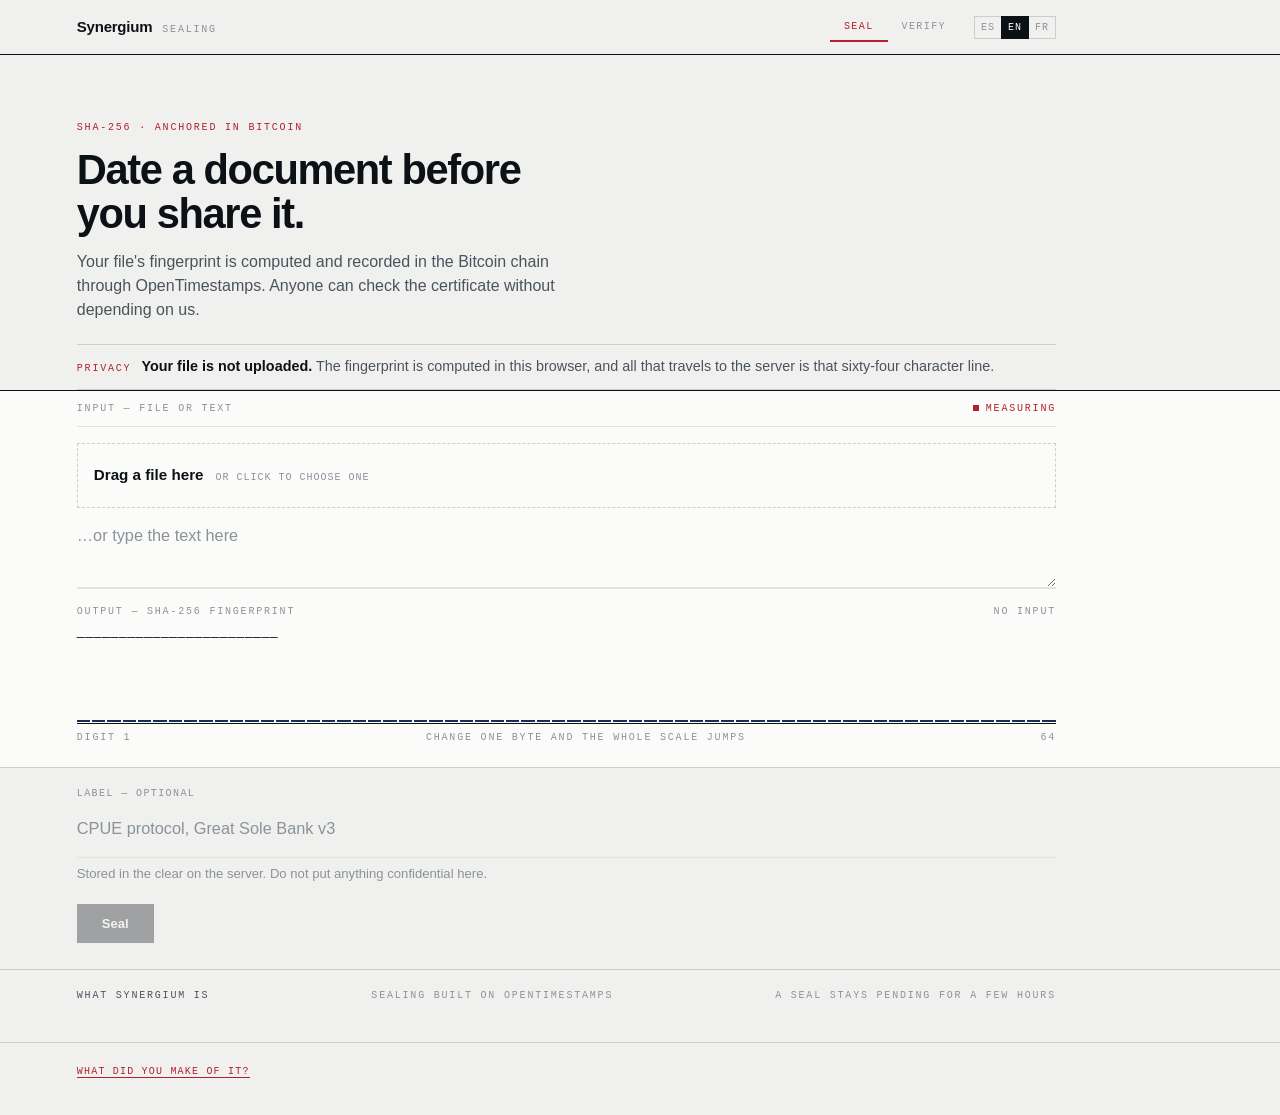
<file: static/herramienta.en.html>
<!doctype html>
<html lang="en">
<head>
<meta charset="utf-8">
<meta name="viewport" content="width=device-width, initial-scale=1">
<title>Synergium · Priority sealing</title>
<link rel="stylesheet" href="/static/style.css">
<style>
/* Panel de opiniones. Prefijo op- y estilos propios: las tres páginas tienen
   CSS distinto y esto tiene que verse igual en las nueve. */
.op-wrap { border-top: 1px solid #cdcecb; padding: 14px clamp(18px, 6vw, 84px) 34px;
  background: #f0f0ee; font-family: "Helvetica Neue", Helvetica, Arial, sans-serif; }
.op-abrir { background: transparent; border: none; padding: 0; cursor: pointer;
  font-family: ui-monospace, "SF Mono", Menlo, monospace; font-size: 10px;
  letter-spacing: .12em; text-transform: uppercase; color: #b3202f;
  border-bottom: 1px solid #b3202f; }
.op-abrir:hover { color: #0c1116; border-bottom-color: #0c1116; }
.op-abrir:disabled { color: #8a939b; border-bottom-color: transparent; cursor: default; }
.op-caja { max-width: 620px; margin-top: 16px; }
.op-q { margin: 0 0 10px; font-size: .95rem; font-weight: 700; color: #0c1116; }
.op-llamada { margin: 0 0 12px; font-size: .9rem; color: #4a545d; max-width: 56ch; }
.op-ops { display: flex; flex-wrap: wrap; gap: 0; margin-bottom: 14px; }
.op-r { background: transparent; border: 1px solid #cdcecb; margin-left: -1px;
  padding: 7px 14px; cursor: pointer; font: inherit; font-size: .86rem; color: #4a545d; }
.op-r:first-child { margin-left: 0; }
.op-r:hover { border-color: #b3202f; color: #b3202f; position: relative; z-index: 1; }
.op-r[aria-pressed="true"] { background: #0c1116; border-color: #0c1116; color: #fbfbfa;
  position: relative; z-index: 2; }
.op-caja textarea, .op-caja input { display: block; width: 100%; box-sizing: border-box;
  background: transparent; border: none; border-bottom: 1px solid #d8d9d6; outline: none;
  font: inherit; font-size: .95rem; color: #0c1116; padding: 10px 0; margin-bottom: 4px; }
.op-caja textarea { resize: vertical; }
.op-caja textarea:focus, .op-caja input:focus { border-bottom: 2px solid #b3202f; }
.op-caja ::placeholder { color: #8a939b; }
.op-aviso { margin: 12px 0 0; font-size: .8rem; color: #8a939b; max-width: 56ch; }
.op-pie { display: flex; align-items: center; gap: 14px; flex-wrap: wrap; margin-top: 14px; }
.op-enviar { background: #0c1116; border: 1px solid #0c1116; color: #fbfbfa; cursor: pointer;
  font: inherit; font-size: .82rem; font-weight: 700; padding: 10px 20px; }
.op-enviar:hover { background: #b3202f; border-color: #b3202f; }
.op-msg { font-family: ui-monospace, "SF Mono", Menlo, monospace; font-size: 11px;
  letter-spacing: .08em; color: #4a545d; }
.op-sr { position: absolute; width: 1px; height: 1px; overflow: hidden;
  clip: rect(0 0 0 0); white-space: nowrap; }
*, *::before, *::after { }
</style>

</head>
<body>
<div class="lang-hint" id="lang-hint" hidden><a id="lang-hint-a" href="#"></a></div>
<script>(function(){var otros={"es": "/", "fr": "/fr"},textos={"es": "Esta p\u00e1gina tambi\u00e9n est\u00e1 en espa\u00f1ol", "en": "This page is also available in English", "fr": "Cette page existe aussi en fran\u00e7ais"};var n=(navigator.language||'').slice(0,2).toLowerCase();if(!otros[n])return;var a=document.getElementById('lang-hint-a');a.href=otros[n];a.textContent=textos[n]+' →';document.getElementById('lang-hint').hidden=false;})();</script>
<header>
  <div class="rail">
    <span class="mark"><b>Synergium</b> <span class="tag">Sealing</span></span>
    <nav class="tabs" aria-label="Secciones">
      <button class="tab" type="button" data-view="sellar" aria-current="page">Seal</button>
      <button class="tab" type="button" data-view="verificar">Verify</button>
    <span class="langs" aria-label="Idioma"><a href="/">ES</a><a href="/en" class="on">EN</a><a href="/fr">FR</a></span></nav>
  </div>
</header>

<!-- ══════════════ SELLAR ══════════════ -->
<main id="view-sellar">

  <section class="head">
    <div class="rail">
      <span class="tag sig">SHA-256 · anchored in Bitcoin</span>
      <h1>Date a document before you share it.</h1>
      <p class="sub">
        Your file's fingerprint is computed and recorded in the Bitcoin chain through OpenTimestamps. Anyone can check the certificate without depending on us.
      </p>
    </div>
  </section>

  <div class="rail">
    <p class="privacy">
      <span class="tag sig">Privacy</span>
      <span><b>Your file is not uploaded.</b> The fingerprint is computed in this browser, and all that travels to the server is that sixty-four character line.</span>
    </p>
  </div>

  <section class="rig">
    <div class="rail">
      <div class="rig-bar">
        <span class="tag">Input — file or text</span>
        <span class="tag sig lamp"><i></i>measuring</span>
      </div>

      <div class="drop" id="drop-s" tabindex="0" role="button">
        <input type="file" id="file-s" hidden>
        <span class="n" id="drop-s-n">Drag a file here</span>
        <span class="m" id="drop-s-m">or click to choose one</span>
      </div>

      <label class="sr-only" for="text-s">Text to seal</label>
      <textarea id="text-s" rows="2" spellcheck="false"
        placeholder="…or type the text here"></textarea>

      <div class="read">
        <div class="read-top">
          <span class="tag">Output — SHA-256 fingerprint</span>
          <span class="tag" id="len-s">no input</span>
        </div>
        <div class="hash" id="hash-s" aria-live="off"></div>
        <div class="scale" id="scale-s" role="img" aria-label="Representación gráfica de la huella"></div>
        <div class="scale-legend">
          <span class="tag">digit 1</span>
          <span class="tag">change one byte and the whole scale jumps</span>
          <span class="tag">64</span>
        </div>
      </div>
    </div>
  </section>

  <div class="rail">
    <div class="field">
      <label class="lbl" for="label-s">Label — optional</label>
      <input type="text" id="label-s" maxlength="200" placeholder="CPUE protocol, Great Sole Bank v3">
      <p class="hint">Stored in the clear on the server. Do not put anything confidential here.</p>
    </div>

    <div class="actions">
      <button class="btn" id="btn-s" type="button" disabled>Seal</button>
    </div>

    <div id="res-s" aria-live="polite"></div>
  </div>
</main>

<!-- ══════════════ VERIFICAR ══════════════ -->
<main id="view-verificar" hidden>

  <section class="head">
    <div class="rail">
      <span class="tag sig">Verification</span>
      <h1>Check whether a document is sealed.</h1>
      <p class="sub">
        The fingerprint is recomputed and looked up in the registry. If a single character changed, the fingerprint is a different one and there will be no match.
      </p>
    </div>
  </section>

  <section class="rig">
    <div class="rail">
      <div class="rig-bar">
        <span class="tag">Input — file or text</span>
        <span class="tag sig lamp"><i></i>measuring</span>
      </div>

      <div class="drop" id="drop-v" tabindex="0" role="button">
        <input type="file" id="file-v" hidden>
        <span class="n" id="drop-v-n">Drag the file to check</span>
        <span class="m" id="drop-v-m">or click to choose one</span>
      </div>

      <label class="sr-only" for="text-v">Text to check</label>
      <textarea id="text-v" rows="2" spellcheck="false"
        placeholder="…or type the text here"></textarea>

      <div class="read">
        <div class="read-top">
          <span class="tag">Output — SHA-256 fingerprint</span>
          <span class="tag" id="len-v">no input</span>
        </div>
        <div class="hash" id="hash-v" aria-live="off"></div>
        <div class="scale" id="scale-v" role="img" aria-label="Representación gráfica de la huella"></div>
        <div class="scale-legend">
          <span class="tag">digit 1</span>
          <span class="tag">change one byte and the whole scale jumps</span>
          <span class="tag">64</span>
        </div>
      </div>
    </div>
  </section>

  <div class="rail">
    <div class="actions">
      <button class="btn" id="btn-v" type="button" disabled>Check</button>
    </div>

    <div id="res-v" aria-live="polite"></div>
  </div>

  <div class="rail">
    <section class="indep">
      <span class="tag">The check that does not depend on us</span>
      <h2>Validate the seal against Bitcoin, without going through this server</h2>
      <p>
        The above queries our registry. The real proof is in the <code>.ots</code>
        file you download with every seal: it validates with the official tool even if this service disappears.
      </p>
      <pre><code>pip install opentimestamps-client
ots verify SYN-2026-XXXX.ots -f your-file.pdf</code></pre>
    </section>
  </div>
</main>

<footer>
  <div class="rail">
    <a class="tag lnk" href="/proyecto">What Synergium is</a>
    <span class="tag">Sealing built on OpenTimestamps</span>
    <span class="tag">A seal stays pending for a few hours</span>
  </div>
</footer>

<script src="/static/app.en.js"></script>

<div class="op-wrap">
  <button class="op-abrir" type="button" id="op-abrir" aria-expanded="false" aria-controls="op-caja">What did you make of it?</button>
  <div class="op-caja" id="op-caja" hidden>
    <p class="op-q">Would you register an idea of your own before carrying it out?</p>
    <div class="op-ops">
      <button class="op-r" type="button" data-r="si">Yes</button>
      <button class="op-r" type="button" data-r="no">No</button>
      <button class="op-r" type="button" data-r="duda">Not sure</button>
    </div>
    <label class="op-sr" for="op-texto">What jarred? Anything at all, including that you don't see the point.</label>
    <textarea id="op-texto" rows="3" placeholder="What jarred? Anything at all, including that you don't see the point."></textarea>
    <label class="op-sr" for="op-correo">Email (optional, in case I want to follow up)</label>
    <input type="email" id="op-correo" placeholder="Email (optional, in case I want to follow up)">
    <p class="op-aviso">This is sent and stored, unlike anything you seal. Your IP is not kept.</p>
    <div class="op-pie">
      <button class="op-enviar" type="button" id="op-enviar">Send</button>
      <span class="op-msg" id="op-msg"></span>
    </div>
  </div>
</div>
<script>
(function () {
  var T = {"abrir": "What did you make of it?", "cerrar": "Close", "q": "Would you register an idea of your own before carrying it out?", "si": "Yes", "no": "No", "duda": "Not sure", "texto": "What jarred? Anything at all, including that you don't see the point.", "correo": "Email (optional, in case I want to follow up)", "enviar": "Send", "aviso": "This is sent and stored, unlike anything you seal. Your IP is not kept.", "gracias": "Noted. Genuinely, thank you.", "llamada": "Fancy 20 minutes on a call using it while I watch? That is by far the most useful thing.", "apunto": "I'm in", "noGracias": "Not now", "pideCorreo": "Leave me an email and I'll write.", "hecho": "Done. I'll be in touch.", "fallo": "It could not be sent. Try again?", "vacio": "Pick an option or write something, whichever you prefer."};
  var $ = function (i) { return document.getElementById(i); };
  var abrir = $('op-abrir'), caja = $('op-caja'), msg = $('op-msg');
  var elegido = null;

  abrir.addEventListener('click', function () {
    caja.hidden = !caja.hidden;
    abrir.setAttribute('aria-expanded', caja.hidden ? 'false' : 'true');
    abrir.textContent = caja.hidden ? T.abrir : T.cerrar;
  });

  [].forEach.call(document.querySelectorAll('.op-r'), function (b) {
    b.addEventListener('click', function () {
      elegido = b.getAttribute('data-r');
      [].forEach.call(document.querySelectorAll('.op-r'), function (o) {
        o.setAttribute('aria-pressed', o === b ? 'true' : 'false');
      });
    });
  });

  function enviar(datos, alTerminar) {
    fetch('/api/feedback', {
      method: 'POST', headers: { 'Content-Type': 'application/json' },
      body: JSON.stringify(datos)
    }).then(function (r) { return r.ok ? r.json() : Promise.reject(); })
      .then(alTerminar)
      .catch(function () { msg.textContent = T.fallo; });
  }

  $('op-enviar').addEventListener('click', function () {
    var texto = $('op-texto').value.trim(), correo = $('op-correo').value.trim();
    if (!elegido && !texto && !correo) { msg.textContent = T.vacio; return; }
    msg.textContent = '…';
    enviar({ respuesta: elegido, texto: texto, correo: correo, llamada: false,
             pagina: location.pathname, idioma: document.documentElement.lang },
      function () {
        // Primero la opinión; la videollamada se propone después, no antes:
        // pedirla de entrada convierte el formulario en una encerrona.
        caja.innerHTML = '';
        var g = document.createElement('p'); g.className = 'op-q'; g.textContent = T.gracias;
        var l = document.createElement('p'); l.className = 'op-llamada'; l.textContent = T.llamada;
        caja.appendChild(g); caja.appendChild(l);

        var fila = document.createElement('div'); fila.className = 'op-pie';
        var si = document.createElement('button'); si.type = 'button';
        si.className = 'op-enviar'; si.textContent = T.apunto;
        var no = document.createElement('button'); no.type = 'button';
        no.className = 'op-abrir'; no.textContent = T.noGracias;
        var aviso = document.createElement('span'); aviso.className = 'op-msg';
        fila.appendChild(si); fila.appendChild(no); fila.appendChild(aviso);
        caja.appendChild(fila);

        no.addEventListener('click', function () {
          caja.hidden = true; abrir.textContent = T.abrir; abrir.disabled = true;
        });
        si.addEventListener('click', function () {
          if (!correo) {
            var c = document.createElement('input');
            c.type = 'email'; c.placeholder = T.correo; c.id = 'op-correo2';
            caja.insertBefore(c, fila);
            aviso.textContent = T.pideCorreo;
            correo = null;
            si.onclick = function () {
              var v = c.value.trim();
              if (!v || v.indexOf('@') === -1) { aviso.textContent = T.pideCorreo; return; }
              apuntar(v, aviso);
            };
            return;
          }
          apuntar(correo, aviso);
        });

        function apuntar(dir, donde) {
          enviar({ respuesta: elegido, texto: '', correo: dir, llamada: true,
                   pagina: location.pathname, idioma: document.documentElement.lang },
            function () { caja.innerHTML = ''; var h = document.createElement('p');
              h.className = 'op-q'; h.textContent = T.hecho; caja.appendChild(h); });
        }
      });
  });
})();
</script>
</body>
</html>
</file>
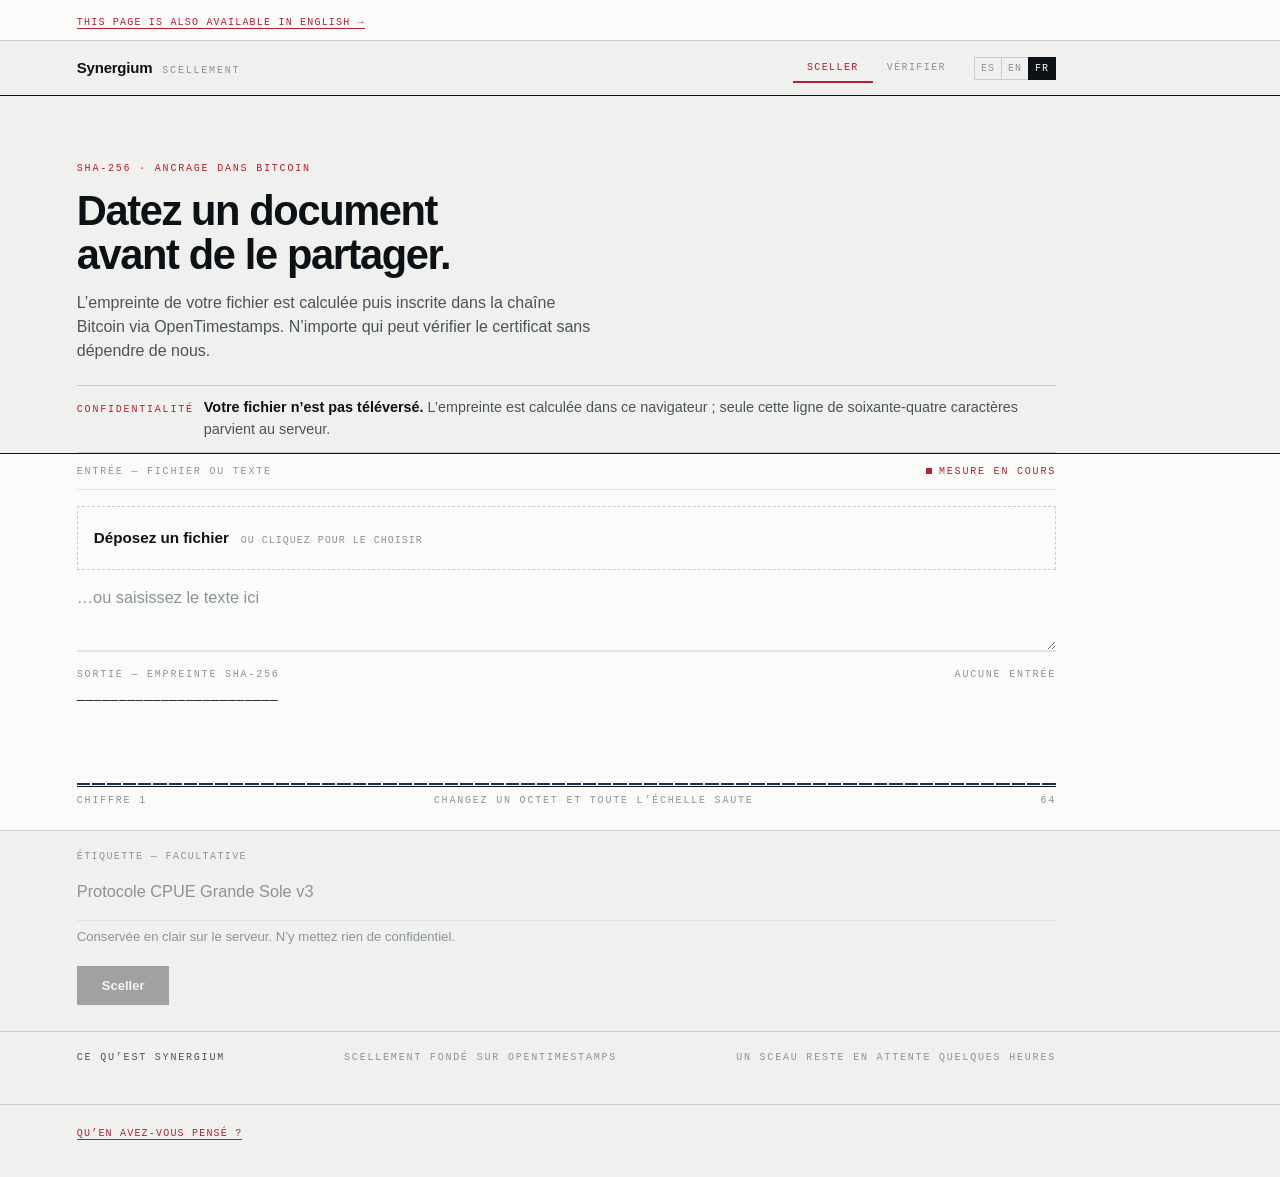
<file: static/herramienta.fr.html>
<!doctype html>
<html lang="fr">
<head>
<meta charset="utf-8">
<meta name="viewport" content="width=device-width, initial-scale=1">
<title>Synergium · Scellement d’antériorité</title>
<link rel="stylesheet" href="/static/style.css">
<style>
/* Panel de opiniones. Prefijo op- y estilos propios: las tres páginas tienen
   CSS distinto y esto tiene que verse igual en las nueve. */
.op-wrap { border-top: 1px solid #cdcecb; padding: 14px clamp(18px, 6vw, 84px) 34px;
  background: #f0f0ee; font-family: "Helvetica Neue", Helvetica, Arial, sans-serif; }
.op-abrir { background: transparent; border: none; padding: 0; cursor: pointer;
  font-family: ui-monospace, "SF Mono", Menlo, monospace; font-size: 10px;
  letter-spacing: .12em; text-transform: uppercase; color: #b3202f;
  border-bottom: 1px solid #b3202f; }
.op-abrir:hover { color: #0c1116; border-bottom-color: #0c1116; }
.op-abrir:disabled { color: #8a939b; border-bottom-color: transparent; cursor: default; }
.op-caja { max-width: 620px; margin-top: 16px; }
.op-q { margin: 0 0 10px; font-size: .95rem; font-weight: 700; color: #0c1116; }
.op-llamada { margin: 0 0 12px; font-size: .9rem; color: #4a545d; max-width: 56ch; }
.op-ops { display: flex; flex-wrap: wrap; gap: 0; margin-bottom: 14px; }
.op-r { background: transparent; border: 1px solid #cdcecb; margin-left: -1px;
  padding: 7px 14px; cursor: pointer; font: inherit; font-size: .86rem; color: #4a545d; }
.op-r:first-child { margin-left: 0; }
.op-r:hover { border-color: #b3202f; color: #b3202f; position: relative; z-index: 1; }
.op-r[aria-pressed="true"] { background: #0c1116; border-color: #0c1116; color: #fbfbfa;
  position: relative; z-index: 2; }
.op-caja textarea, .op-caja input { display: block; width: 100%; box-sizing: border-box;
  background: transparent; border: none; border-bottom: 1px solid #d8d9d6; outline: none;
  font: inherit; font-size: .95rem; color: #0c1116; padding: 10px 0; margin-bottom: 4px; }
.op-caja textarea { resize: vertical; }
.op-caja textarea:focus, .op-caja input:focus { border-bottom: 2px solid #b3202f; }
.op-caja ::placeholder { color: #8a939b; }
.op-aviso { margin: 12px 0 0; font-size: .8rem; color: #8a939b; max-width: 56ch; }
.op-pie { display: flex; align-items: center; gap: 14px; flex-wrap: wrap; margin-top: 14px; }
.op-enviar { background: #0c1116; border: 1px solid #0c1116; color: #fbfbfa; cursor: pointer;
  font: inherit; font-size: .82rem; font-weight: 700; padding: 10px 20px; }
.op-enviar:hover { background: #b3202f; border-color: #b3202f; }
.op-msg { font-family: ui-monospace, "SF Mono", Menlo, monospace; font-size: 11px;
  letter-spacing: .08em; color: #4a545d; }
.op-sr { position: absolute; width: 1px; height: 1px; overflow: hidden;
  clip: rect(0 0 0 0); white-space: nowrap; }
*, *::before, *::after { }
</style>

</head>
<body>
<div class="lang-hint" id="lang-hint" hidden><a id="lang-hint-a" href="#"></a></div>
<script>(function(){var otros={"es": "/", "en": "/en"},textos={"es": "Esta p\u00e1gina tambi\u00e9n est\u00e1 en espa\u00f1ol", "en": "This page is also available in English", "fr": "Cette page existe aussi en fran\u00e7ais"};var n=(navigator.language||'').slice(0,2).toLowerCase();if(!otros[n])return;var a=document.getElementById('lang-hint-a');a.href=otros[n];a.textContent=textos[n]+' →';document.getElementById('lang-hint').hidden=false;})();</script>
<header>
  <div class="rail">
    <span class="mark"><b>Synergium</b> <span class="tag">Scellement</span></span>
    <nav class="tabs" aria-label="Secciones">
      <button class="tab" type="button" data-view="sellar" aria-current="page">Sceller</button>
      <button class="tab" type="button" data-view="verificar">Vérifier</button>
    <span class="langs" aria-label="Idioma"><a href="/">ES</a><a href="/en">EN</a><a href="/fr" class="on">FR</a></span></nav>
  </div>
</header>

<!-- ══════════════ SELLAR ══════════════ -->
<main id="view-sellar">

  <section class="head">
    <div class="rail">
      <span class="tag sig">SHA-256 · ancrage dans Bitcoin</span>
      <h1>Datez un document avant de le partager.</h1>
      <p class="sub">
        L’empreinte de votre fichier est calculée puis inscrite dans la chaîne Bitcoin via OpenTimestamps. N’importe qui peut vérifier le certificat sans dépendre de nous.
      </p>
    </div>
  </section>

  <div class="rail">
    <p class="privacy">
      <span class="tag sig">Confidentialité</span>
      <span><b>Votre fichier n’est pas téléversé.</b> L’empreinte est calculée dans ce navigateur ; seule cette ligne de soixante-quatre caractères parvient au serveur.</span>
    </p>
  </div>

  <section class="rig">
    <div class="rail">
      <div class="rig-bar">
        <span class="tag">Entrée — fichier ou texte</span>
        <span class="tag sig lamp"><i></i>mesure en cours</span>
      </div>

      <div class="drop" id="drop-s" tabindex="0" role="button">
        <input type="file" id="file-s" hidden>
        <span class="n" id="drop-s-n">Déposez un fichier</span>
        <span class="m" id="drop-s-m">ou cliquez pour le choisir</span>
      </div>

      <label class="sr-only" for="text-s">Texte à sceller</label>
      <textarea id="text-s" rows="2" spellcheck="false"
        placeholder="…ou saisissez le texte ici"></textarea>

      <div class="read">
        <div class="read-top">
          <span class="tag">Sortie — empreinte SHA-256</span>
          <span class="tag" id="len-s">aucune entrée</span>
        </div>
        <div class="hash" id="hash-s" aria-live="off"></div>
        <div class="scale" id="scale-s" role="img" aria-label="Representación gráfica de la huella"></div>
        <div class="scale-legend">
          <span class="tag">chiffre 1</span>
          <span class="tag">changez un octet et toute l’échelle saute</span>
          <span class="tag">64</span>
        </div>
      </div>
    </div>
  </section>

  <div class="rail">
    <div class="field">
      <label class="lbl" for="label-s">Étiquette — facultative</label>
      <input type="text" id="label-s" maxlength="200" placeholder="Protocole CPUE Grande Sole v3">
      <p class="hint">Conservée en clair sur le serveur. N’y mettez rien de confidentiel.</p>
    </div>

    <div class="actions">
      <button class="btn" id="btn-s" type="button" disabled>Sceller</button>
    </div>

    <div id="res-s" aria-live="polite"></div>
  </div>
</main>

<!-- ══════════════ VERIFICAR ══════════════ -->
<main id="view-verificar" hidden>

  <section class="head">
    <div class="rail">
      <span class="tag sig">Vérification</span>
      <h1>Vérifiez si un document est scellé.</h1>
      <p class="sub">
        L’empreinte est recalculée puis recherchée dans le registre. Si un seul caractère a changé, l’empreinte est autre et il n’y aura aucune correspondance.
      </p>
    </div>
  </section>

  <section class="rig">
    <div class="rail">
      <div class="rig-bar">
        <span class="tag">Entrée — fichier ou texte</span>
        <span class="tag sig lamp"><i></i>mesure en cours</span>
      </div>

      <div class="drop" id="drop-v" tabindex="0" role="button">
        <input type="file" id="file-v" hidden>
        <span class="n" id="drop-v-n">Déposez le fichier à vérifier</span>
        <span class="m" id="drop-v-m">ou cliquez pour le choisir</span>
      </div>

      <label class="sr-only" for="text-v">Texte à vérifier</label>
      <textarea id="text-v" rows="2" spellcheck="false"
        placeholder="…ou saisissez le texte ici"></textarea>

      <div class="read">
        <div class="read-top">
          <span class="tag">Sortie — empreinte SHA-256</span>
          <span class="tag" id="len-v">aucune entrée</span>
        </div>
        <div class="hash" id="hash-v" aria-live="off"></div>
        <div class="scale" id="scale-v" role="img" aria-label="Representación gráfica de la huella"></div>
        <div class="scale-legend">
          <span class="tag">chiffre 1</span>
          <span class="tag">changez un octet et toute l’échelle saute</span>
          <span class="tag">64</span>
        </div>
      </div>
    </div>
  </section>

  <div class="rail">
    <div class="actions">
      <button class="btn" id="btn-v" type="button" disabled>Vérifier</button>
    </div>

    <div id="res-v" aria-live="polite"></div>
  </div>

  <div class="rail">
    <section class="indep">
      <span class="tag">La vérification qui ne dépend pas de nous</span>
      <h2>Validez le sceau contre Bitcoin, sans passer par ce serveur</h2>
      <p>
        Ce qui précède interroge notre registre. La vraie preuve est dans le fichier <code>.ots</code>
        que vous téléchargez avec chaque sceau : il se valide avec l’outil officiel même si ce service disparaît.
      </p>
      <pre><code>pip install opentimestamps-client
ots verify SYN-2026-XXXX.ots -f votre-fichier.pdf</code></pre>
    </section>
  </div>
</main>

<footer>
  <div class="rail">
    <a class="tag lnk" href="/proyecto">Ce qu’est Synergium</a>
    <span class="tag">Scellement fondé sur OpenTimestamps</span>
    <span class="tag">Un sceau reste en attente quelques heures</span>
  </div>
</footer>

<script src="/static/app.fr.js"></script>

<div class="op-wrap">
  <button class="op-abrir" type="button" id="op-abrir" aria-expanded="false" aria-controls="op-caja">Qu’en avez-vous pensé ?</button>
  <div class="op-caja" id="op-caja" hidden>
    <p class="op-q">Enregistreriez-vous une de vos idées avant de la mener ?</p>
    <div class="op-ops">
      <button class="op-r" type="button" data-r="si">Oui</button>
      <button class="op-r" type="button" data-r="no">Non</button>
      <button class="op-r" type="button" data-r="duda">Je ne sais pas</button>
    </div>
    <label class="op-sr" for="op-texto">Qu’est-ce qui a coincé ? N’importe quoi, y compris que vous n’en voyez pas l’intérêt.</label>
    <textarea id="op-texto" rows="3" placeholder="Qu’est-ce qui a coincé ? N’importe quoi, y compris que vous n’en voyez pas l’intérêt."></textarea>
    <label class="op-sr" for="op-correo">Courriel (facultatif, au cas où je voudrais relancer)</label>
    <input type="email" id="op-correo" placeholder="Courriel (facultatif, au cas où je voudrais relancer)">
    <p class="op-aviso">Ceci est envoyé et conservé, contrairement à ce que vous scellez. Votre IP n’est pas gardée.</p>
    <div class="op-pie">
      <button class="op-enviar" type="button" id="op-enviar">Envoyer</button>
      <span class="op-msg" id="op-msg"></span>
    </div>
  </div>
</div>
<script>
(function () {
  var T = {"abrir": "Qu’en avez-vous pensé ?", "cerrar": "Fermer", "q": "Enregistreriez-vous une de vos idées avant de la mener ?", "si": "Oui", "no": "Non", "duda": "Je ne sais pas", "texto": "Qu’est-ce qui a coincé ? N’importe quoi, y compris que vous n’en voyez pas l’intérêt.", "correo": "Courriel (facultatif, au cas où je voudrais relancer)", "enviar": "Envoyer", "aviso": "Ceci est envoyé et conservé, contrairement à ce que vous scellez. Votre IP n’est pas gardée.", "gracias": "Noté. Merci sincèrement.", "llamada": "20 minutes en visio pour l’utiliser pendant que je regarde ? C’est de loin ce qui m’aide le plus.", "apunto": "Je suis partant", "noGracias": "Pas maintenant", "pideCorreo": "Laissez-moi un courriel et je vous écris.", "hecho": "C’est fait. Je vous écris.", "fallo": "L’envoi a échoué. Vous réessayez ?", "vacio": "Cochez une option ou écrivez quelque chose, comme vous préférez."};
  var $ = function (i) { return document.getElementById(i); };
  var abrir = $('op-abrir'), caja = $('op-caja'), msg = $('op-msg');
  var elegido = null;

  abrir.addEventListener('click', function () {
    caja.hidden = !caja.hidden;
    abrir.setAttribute('aria-expanded', caja.hidden ? 'false' : 'true');
    abrir.textContent = caja.hidden ? T.abrir : T.cerrar;
  });

  [].forEach.call(document.querySelectorAll('.op-r'), function (b) {
    b.addEventListener('click', function () {
      elegido = b.getAttribute('data-r');
      [].forEach.call(document.querySelectorAll('.op-r'), function (o) {
        o.setAttribute('aria-pressed', o === b ? 'true' : 'false');
      });
    });
  });

  function enviar(datos, alTerminar) {
    fetch('/api/feedback', {
      method: 'POST', headers: { 'Content-Type': 'application/json' },
      body: JSON.stringify(datos)
    }).then(function (r) { return r.ok ? r.json() : Promise.reject(); })
      .then(alTerminar)
      .catch(function () { msg.textContent = T.fallo; });
  }

  $('op-enviar').addEventListener('click', function () {
    var texto = $('op-texto').value.trim(), correo = $('op-correo').value.trim();
    if (!elegido && !texto && !correo) { msg.textContent = T.vacio; return; }
    msg.textContent = '…';
    enviar({ respuesta: elegido, texto: texto, correo: correo, llamada: false,
             pagina: location.pathname, idioma: document.documentElement.lang },
      function () {
        // Primero la opinión; la videollamada se propone después, no antes:
        // pedirla de entrada convierte el formulario en una encerrona.
        caja.innerHTML = '';
        var g = document.createElement('p'); g.className = 'op-q'; g.textContent = T.gracias;
        var l = document.createElement('p'); l.className = 'op-llamada'; l.textContent = T.llamada;
        caja.appendChild(g); caja.appendChild(l);

        var fila = document.createElement('div'); fila.className = 'op-pie';
        var si = document.createElement('button'); si.type = 'button';
        si.className = 'op-enviar'; si.textContent = T.apunto;
        var no = document.createElement('button'); no.type = 'button';
        no.className = 'op-abrir'; no.textContent = T.noGracias;
        var aviso = document.createElement('span'); aviso.className = 'op-msg';
        fila.appendChild(si); fila.appendChild(no); fila.appendChild(aviso);
        caja.appendChild(fila);

        no.addEventListener('click', function () {
          caja.hidden = true; abrir.textContent = T.abrir; abrir.disabled = true;
        });
        si.addEventListener('click', function () {
          if (!correo) {
            var c = document.createElement('input');
            c.type = 'email'; c.placeholder = T.correo; c.id = 'op-correo2';
            caja.insertBefore(c, fila);
            aviso.textContent = T.pideCorreo;
            correo = null;
            si.onclick = function () {
              var v = c.value.trim();
              if (!v || v.indexOf('@') === -1) { aviso.textContent = T.pideCorreo; return; }
              apuntar(v, aviso);
            };
            return;
          }
          apuntar(correo, aviso);
        });

        function apuntar(dir, donde) {
          enviar({ respuesta: elegido, texto: '', correo: dir, llamada: true,
                   pagina: location.pathname, idioma: document.documentElement.lang },
            function () { caja.innerHTML = ''; var h = document.createElement('p');
              h.className = 'op-q'; h.textContent = T.hecho; caja.appendChild(h); });
        }
      });
  });
})();
</script>
</body>
</html>
</file>
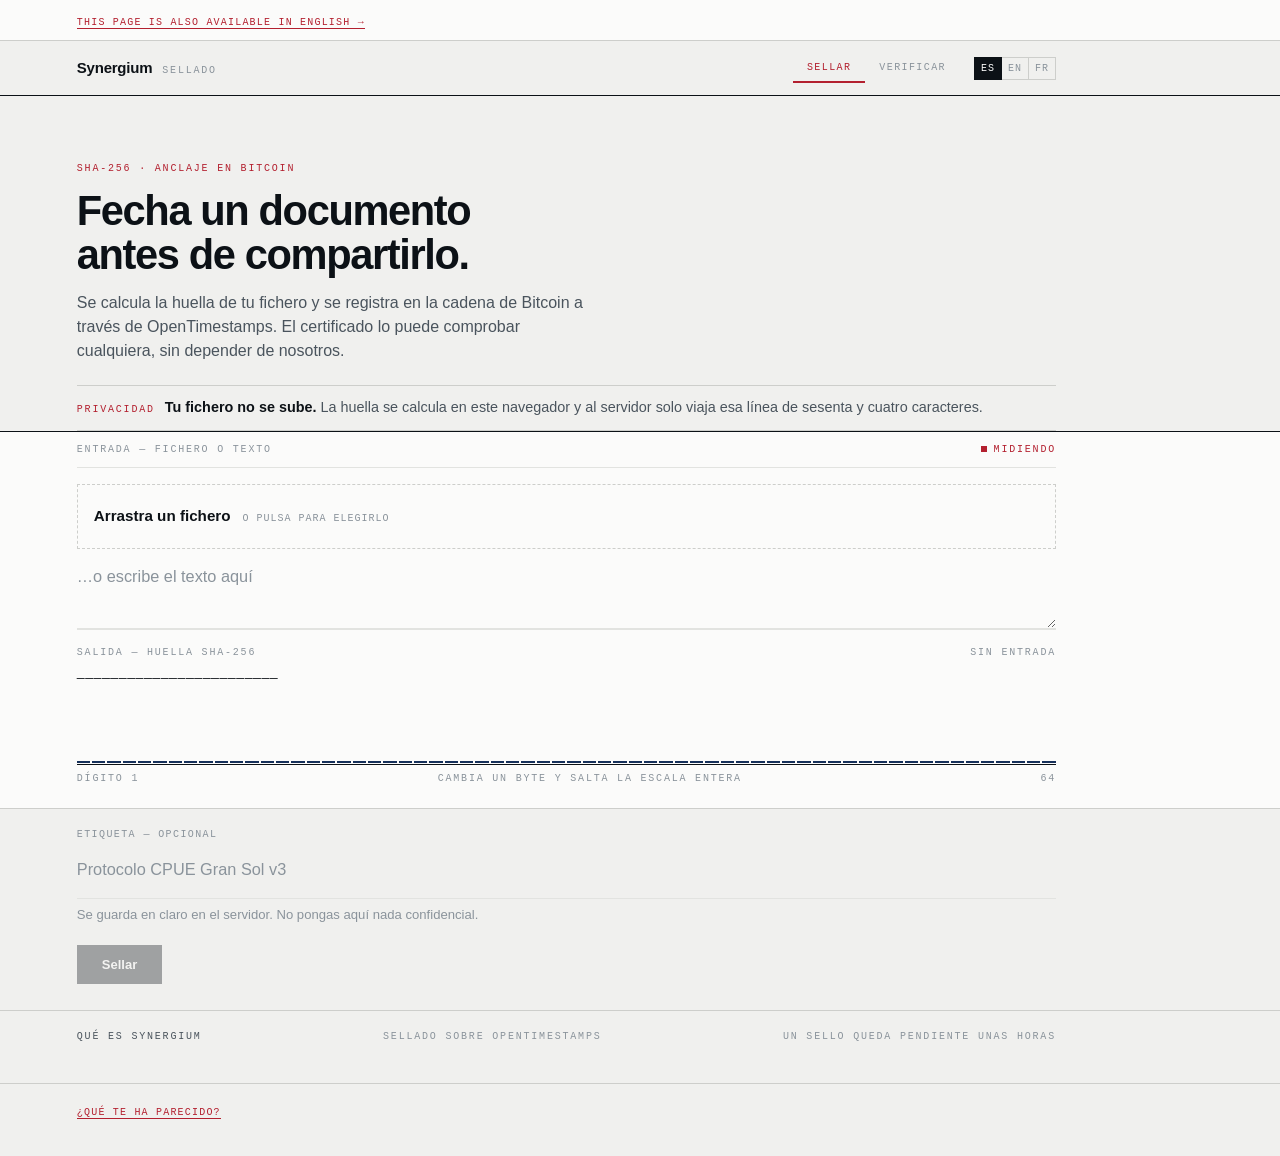
<file: static/herramienta.html>
<!doctype html>
<html lang="es">
<head>
<meta charset="utf-8">
<meta name="viewport" content="width=device-width, initial-scale=1">
<title>Synergium · Sellado de anterioridad</title>
<link rel="stylesheet" href="/static/style.css">
<style>
/* Panel de opiniones. Prefijo op- y estilos propios: las tres páginas tienen
   CSS distinto y esto tiene que verse igual en las nueve. */
.op-wrap { border-top: 1px solid #cdcecb; padding: 14px clamp(18px, 6vw, 84px) 34px;
  background: #f0f0ee; font-family: "Helvetica Neue", Helvetica, Arial, sans-serif; }
.op-abrir { background: transparent; border: none; padding: 0; cursor: pointer;
  font-family: ui-monospace, "SF Mono", Menlo, monospace; font-size: 10px;
  letter-spacing: .12em; text-transform: uppercase; color: #b3202f;
  border-bottom: 1px solid #b3202f; }
.op-abrir:hover { color: #0c1116; border-bottom-color: #0c1116; }
.op-abrir:disabled { color: #8a939b; border-bottom-color: transparent; cursor: default; }
.op-caja { max-width: 620px; margin-top: 16px; }
.op-q { margin: 0 0 10px; font-size: .95rem; font-weight: 700; color: #0c1116; }
.op-llamada { margin: 0 0 12px; font-size: .9rem; color: #4a545d; max-width: 56ch; }
.op-ops { display: flex; flex-wrap: wrap; gap: 0; margin-bottom: 14px; }
.op-r { background: transparent; border: 1px solid #cdcecb; margin-left: -1px;
  padding: 7px 14px; cursor: pointer; font: inherit; font-size: .86rem; color: #4a545d; }
.op-r:first-child { margin-left: 0; }
.op-r:hover { border-color: #b3202f; color: #b3202f; position: relative; z-index: 1; }
.op-r[aria-pressed="true"] { background: #0c1116; border-color: #0c1116; color: #fbfbfa;
  position: relative; z-index: 2; }
.op-caja textarea, .op-caja input { display: block; width: 100%; box-sizing: border-box;
  background: transparent; border: none; border-bottom: 1px solid #d8d9d6; outline: none;
  font: inherit; font-size: .95rem; color: #0c1116; padding: 10px 0; margin-bottom: 4px; }
.op-caja textarea { resize: vertical; }
.op-caja textarea:focus, .op-caja input:focus { border-bottom: 2px solid #b3202f; }
.op-caja ::placeholder { color: #8a939b; }
.op-aviso { margin: 12px 0 0; font-size: .8rem; color: #8a939b; max-width: 56ch; }
.op-pie { display: flex; align-items: center; gap: 14px; flex-wrap: wrap; margin-top: 14px; }
.op-enviar { background: #0c1116; border: 1px solid #0c1116; color: #fbfbfa; cursor: pointer;
  font: inherit; font-size: .82rem; font-weight: 700; padding: 10px 20px; }
.op-enviar:hover { background: #b3202f; border-color: #b3202f; }
.op-msg { font-family: ui-monospace, "SF Mono", Menlo, monospace; font-size: 11px;
  letter-spacing: .08em; color: #4a545d; }
.op-sr { position: absolute; width: 1px; height: 1px; overflow: hidden;
  clip: rect(0 0 0 0); white-space: nowrap; }
*, *::before, *::after { }
</style>

</head>
<body>
<div class="lang-hint" id="lang-hint" hidden><a id="lang-hint-a" href="#"></a></div>
<script>(function(){var otros={"en": "/en", "fr": "/fr"},textos={"es": "Esta p\u00e1gina tambi\u00e9n est\u00e1 en espa\u00f1ol", "en": "This page is also available in English", "fr": "Cette page existe aussi en fran\u00e7ais"};var n=(navigator.language||'').slice(0,2).toLowerCase();if(!otros[n])return;var a=document.getElementById('lang-hint-a');a.href=otros[n];a.textContent=textos[n]+' →';document.getElementById('lang-hint').hidden=false;})();</script>
<header>
  <div class="rail">
    <span class="mark"><b>Synergium</b> <span class="tag">Sellado</span></span>
    <nav class="tabs" aria-label="Secciones">
      <button class="tab" type="button" data-view="sellar" aria-current="page">Sellar</button>
      <button class="tab" type="button" data-view="verificar">Verificar</button>
    <span class="langs" aria-label="Idioma"><a href="/" class="on">ES</a><a href="/en">EN</a><a href="/fr">FR</a></span></nav>
  </div>
</header>

<!-- ══════════════ SELLAR ══════════════ -->
<main id="view-sellar">

  <section class="head">
    <div class="rail">
      <span class="tag sig">SHA-256 · anclaje en Bitcoin</span>
      <h1>Fecha un documento antes de compartirlo.</h1>
      <p class="sub">
        Se calcula la huella de tu fichero y se registra en la cadena de Bitcoin a través de
        OpenTimestamps. El certificado lo puede comprobar cualquiera, sin depender de nosotros.
      </p>
    </div>
  </section>

  <div class="rail">
    <p class="privacy">
      <span class="tag sig">Privacidad</span>
      <span><b>Tu fichero no se sube.</b> La huella se calcula en este navegador y al servidor
      solo viaja esa línea de sesenta y cuatro caracteres.</span>
    </p>
  </div>

  <section class="rig">
    <div class="rail">
      <div class="rig-bar">
        <span class="tag">Entrada — fichero o texto</span>
        <span class="tag sig lamp"><i></i>midiendo</span>
      </div>

      <div class="drop" id="drop-s" tabindex="0" role="button">
        <input type="file" id="file-s" hidden>
        <span class="n" id="drop-s-n">Arrastra un fichero</span>
        <span class="m" id="drop-s-m">o pulsa para elegirlo</span>
      </div>

      <label class="sr-only" for="text-s">Texto a sellar</label>
      <textarea id="text-s" rows="2" spellcheck="false"
        placeholder="…o escribe el texto aquí"></textarea>

      <div class="read">
        <div class="read-top">
          <span class="tag">Salida — huella SHA-256</span>
          <span class="tag" id="len-s">sin entrada</span>
        </div>
        <div class="hash" id="hash-s" aria-live="off"></div>
        <div class="scale" id="scale-s" role="img" aria-label="Representación gráfica de la huella"></div>
        <div class="scale-legend">
          <span class="tag">dígito 1</span>
          <span class="tag">cambia un byte y salta la escala entera</span>
          <span class="tag">64</span>
        </div>
      </div>
    </div>
  </section>

  <div class="rail">
    <div class="field">
      <label class="lbl" for="label-s">Etiqueta — opcional</label>
      <input type="text" id="label-s" maxlength="200" placeholder="Protocolo CPUE Gran Sol v3">
      <p class="hint">Se guarda en claro en el servidor. No pongas aquí nada confidencial.</p>
    </div>

    <div class="actions">
      <button class="btn" id="btn-s" type="button" disabled>Sellar</button>
    </div>

    <div id="res-s" aria-live="polite"></div>
  </div>
</main>

<!-- ══════════════ VERIFICAR ══════════════ -->
<main id="view-verificar" hidden>

  <section class="head">
    <div class="rail">
      <span class="tag sig">Comprobación</span>
      <h1>Comprueba si un documento está sellado.</h1>
      <p class="sub">
        Se recalcula la huella y se busca en el registro. Si cambió un solo carácter, la huella
        será otra y no habrá coincidencia.
      </p>
    </div>
  </section>

  <section class="rig">
    <div class="rail">
      <div class="rig-bar">
        <span class="tag">Entrada — fichero o texto</span>
        <span class="tag sig lamp"><i></i>midiendo</span>
      </div>

      <div class="drop" id="drop-v" tabindex="0" role="button">
        <input type="file" id="file-v" hidden>
        <span class="n" id="drop-v-n">Arrastra el fichero a comprobar</span>
        <span class="m" id="drop-v-m">o pulsa para elegirlo</span>
      </div>

      <label class="sr-only" for="text-v">Texto a comprobar</label>
      <textarea id="text-v" rows="2" spellcheck="false"
        placeholder="…o escribe el texto aquí"></textarea>

      <div class="read">
        <div class="read-top">
          <span class="tag">Salida — huella SHA-256</span>
          <span class="tag" id="len-v">sin entrada</span>
        </div>
        <div class="hash" id="hash-v" aria-live="off"></div>
        <div class="scale" id="scale-v" role="img" aria-label="Representación gráfica de la huella"></div>
        <div class="scale-legend">
          <span class="tag">dígito 1</span>
          <span class="tag">cambia un byte y salta la escala entera</span>
          <span class="tag">64</span>
        </div>
      </div>
    </div>
  </section>

  <div class="rail">
    <div class="actions">
      <button class="btn" id="btn-v" type="button" disabled>Comprobar</button>
    </div>

    <div id="res-v" aria-live="polite"></div>
  </div>

  <div class="rail">
    <section class="indep">
      <span class="tag">La comprobación que no depende de nosotros</span>
      <h2>Valida el sello contra Bitcoin, sin pasar por este servidor</h2>
      <p>
        Lo anterior consulta nuestro registro. La prueba real está en el fichero <code>.ots</code>
        que descargas con cada sello: se valida con la herramienta oficial aunque este servicio
        desaparezca.
      </p>
      <pre><code>pip install opentimestamps-client
ots verify SYN-2026-XXXX.ots -f tu-fichero.pdf</code></pre>
    </section>
  </div>
</main>

<footer>
  <div class="rail">
    <a class="tag lnk" href="/proyecto">Qué es Synergium</a>
    <span class="tag">Sellado sobre OpenTimestamps</span>
    <span class="tag">Un sello queda pendiente unas horas</span>
  </div>
</footer>

<script src="/static/app.js"></script>

<div class="op-wrap">
  <button class="op-abrir" type="button" id="op-abrir" aria-expanded="false" aria-controls="op-caja">¿Qué te ha parecido?</button>
  <div class="op-caja" id="op-caja" hidden>
    <p class="op-q">¿Registrarías una idea tuya antes de ejecutarla?</p>
    <div class="op-ops">
      <button class="op-r" type="button" data-r="si">Sí</button>
      <button class="op-r" type="button" data-r="no">No</button>
      <button class="op-r" type="button" data-r="duda">No lo tengo claro</button>
    </div>
    <label class="op-sr" for="op-texto">¿Qué te ha chirriado? Lo que sea, aunque sea que no le ves sentido.</label>
    <textarea id="op-texto" rows="3" placeholder="¿Qué te ha chirriado? Lo que sea, aunque sea que no le ves sentido."></textarea>
    <label class="op-sr" for="op-correo">Correo (opcional, por si quiero repreguntar)</label>
    <input type="email" id="op-correo" placeholder="Correo (opcional, por si quiero repreguntar)">
    <p class="op-aviso">Esto sí se envía y se guarda, al revés que lo que sellas. No se guarda tu IP.</p>
    <div class="op-pie">
      <button class="op-enviar" type="button" id="op-enviar">Enviar</button>
      <span class="op-msg" id="op-msg"></span>
    </div>
  </div>
</div>
<script>
(function () {
  var T = {"abrir": "¿Qué te ha parecido?", "cerrar": "Cerrar", "q": "¿Registrarías una idea tuya antes de ejecutarla?", "si": "Sí", "no": "No", "duda": "No lo tengo claro", "texto": "¿Qué te ha chirriado? Lo que sea, aunque sea que no le ves sentido.", "correo": "Correo (opcional, por si quiero repreguntar)", "enviar": "Enviar", "aviso": "Esto sí se envía y se guarda, al revés que lo que sellas. No se guarda tu IP.", "gracias": "Anotado. Gracias de verdad.", "llamada": "¿Te vienes 20 minutos por videollamada a usarlo mientras miro? Es lo que más me sirve con diferencia.", "apunto": "Me apunto", "noGracias": "Ahora no", "pideCorreo": "Déjame un correo y te escribo.", "hecho": "Hecho. Te escribo yo.", "fallo": "No se ha podido enviar. ¿Lo intentas otra vez?", "vacio": "Marca una opción o escribe algo, lo que prefieras."};
  var $ = function (i) { return document.getElementById(i); };
  var abrir = $('op-abrir'), caja = $('op-caja'), msg = $('op-msg');
  var elegido = null;

  abrir.addEventListener('click', function () {
    caja.hidden = !caja.hidden;
    abrir.setAttribute('aria-expanded', caja.hidden ? 'false' : 'true');
    abrir.textContent = caja.hidden ? T.abrir : T.cerrar;
  });

  [].forEach.call(document.querySelectorAll('.op-r'), function (b) {
    b.addEventListener('click', function () {
      elegido = b.getAttribute('data-r');
      [].forEach.call(document.querySelectorAll('.op-r'), function (o) {
        o.setAttribute('aria-pressed', o === b ? 'true' : 'false');
      });
    });
  });

  function enviar(datos, alTerminar) {
    fetch('/api/feedback', {
      method: 'POST', headers: { 'Content-Type': 'application/json' },
      body: JSON.stringify(datos)
    }).then(function (r) { return r.ok ? r.json() : Promise.reject(); })
      .then(alTerminar)
      .catch(function () { msg.textContent = T.fallo; });
  }

  $('op-enviar').addEventListener('click', function () {
    var texto = $('op-texto').value.trim(), correo = $('op-correo').value.trim();
    if (!elegido && !texto && !correo) { msg.textContent = T.vacio; return; }
    msg.textContent = '…';
    enviar({ respuesta: elegido, texto: texto, correo: correo, llamada: false,
             pagina: location.pathname, idioma: document.documentElement.lang },
      function () {
        // Primero la opinión; la videollamada se propone después, no antes:
        // pedirla de entrada convierte el formulario en una encerrona.
        caja.innerHTML = '';
        var g = document.createElement('p'); g.className = 'op-q'; g.textContent = T.gracias;
        var l = document.createElement('p'); l.className = 'op-llamada'; l.textContent = T.llamada;
        caja.appendChild(g); caja.appendChild(l);

        var fila = document.createElement('div'); fila.className = 'op-pie';
        var si = document.createElement('button'); si.type = 'button';
        si.className = 'op-enviar'; si.textContent = T.apunto;
        var no = document.createElement('button'); no.type = 'button';
        no.className = 'op-abrir'; no.textContent = T.noGracias;
        var aviso = document.createElement('span'); aviso.className = 'op-msg';
        fila.appendChild(si); fila.appendChild(no); fila.appendChild(aviso);
        caja.appendChild(fila);

        no.addEventListener('click', function () {
          caja.hidden = true; abrir.textContent = T.abrir; abrir.disabled = true;
        });
        si.addEventListener('click', function () {
          if (!correo) {
            var c = document.createElement('input');
            c.type = 'email'; c.placeholder = T.correo; c.id = 'op-correo2';
            caja.insertBefore(c, fila);
            aviso.textContent = T.pideCorreo;
            correo = null;
            si.onclick = function () {
              var v = c.value.trim();
              if (!v || v.indexOf('@') === -1) { aviso.textContent = T.pideCorreo; return; }
              apuntar(v, aviso);
            };
            return;
          }
          apuntar(correo, aviso);
        });

        function apuntar(dir, donde) {
          enviar({ respuesta: elegido, texto: '', correo: dir, llamada: true,
                   pagina: location.pathname, idioma: document.documentElement.lang },
            function () { caja.innerHTML = ''; var h = document.createElement('p');
              h.className = 'op-q'; h.textContent = T.hecho; caja.appendChild(h); });
        }
      });
  });
})();
</script>
</body>
</html>
</file>
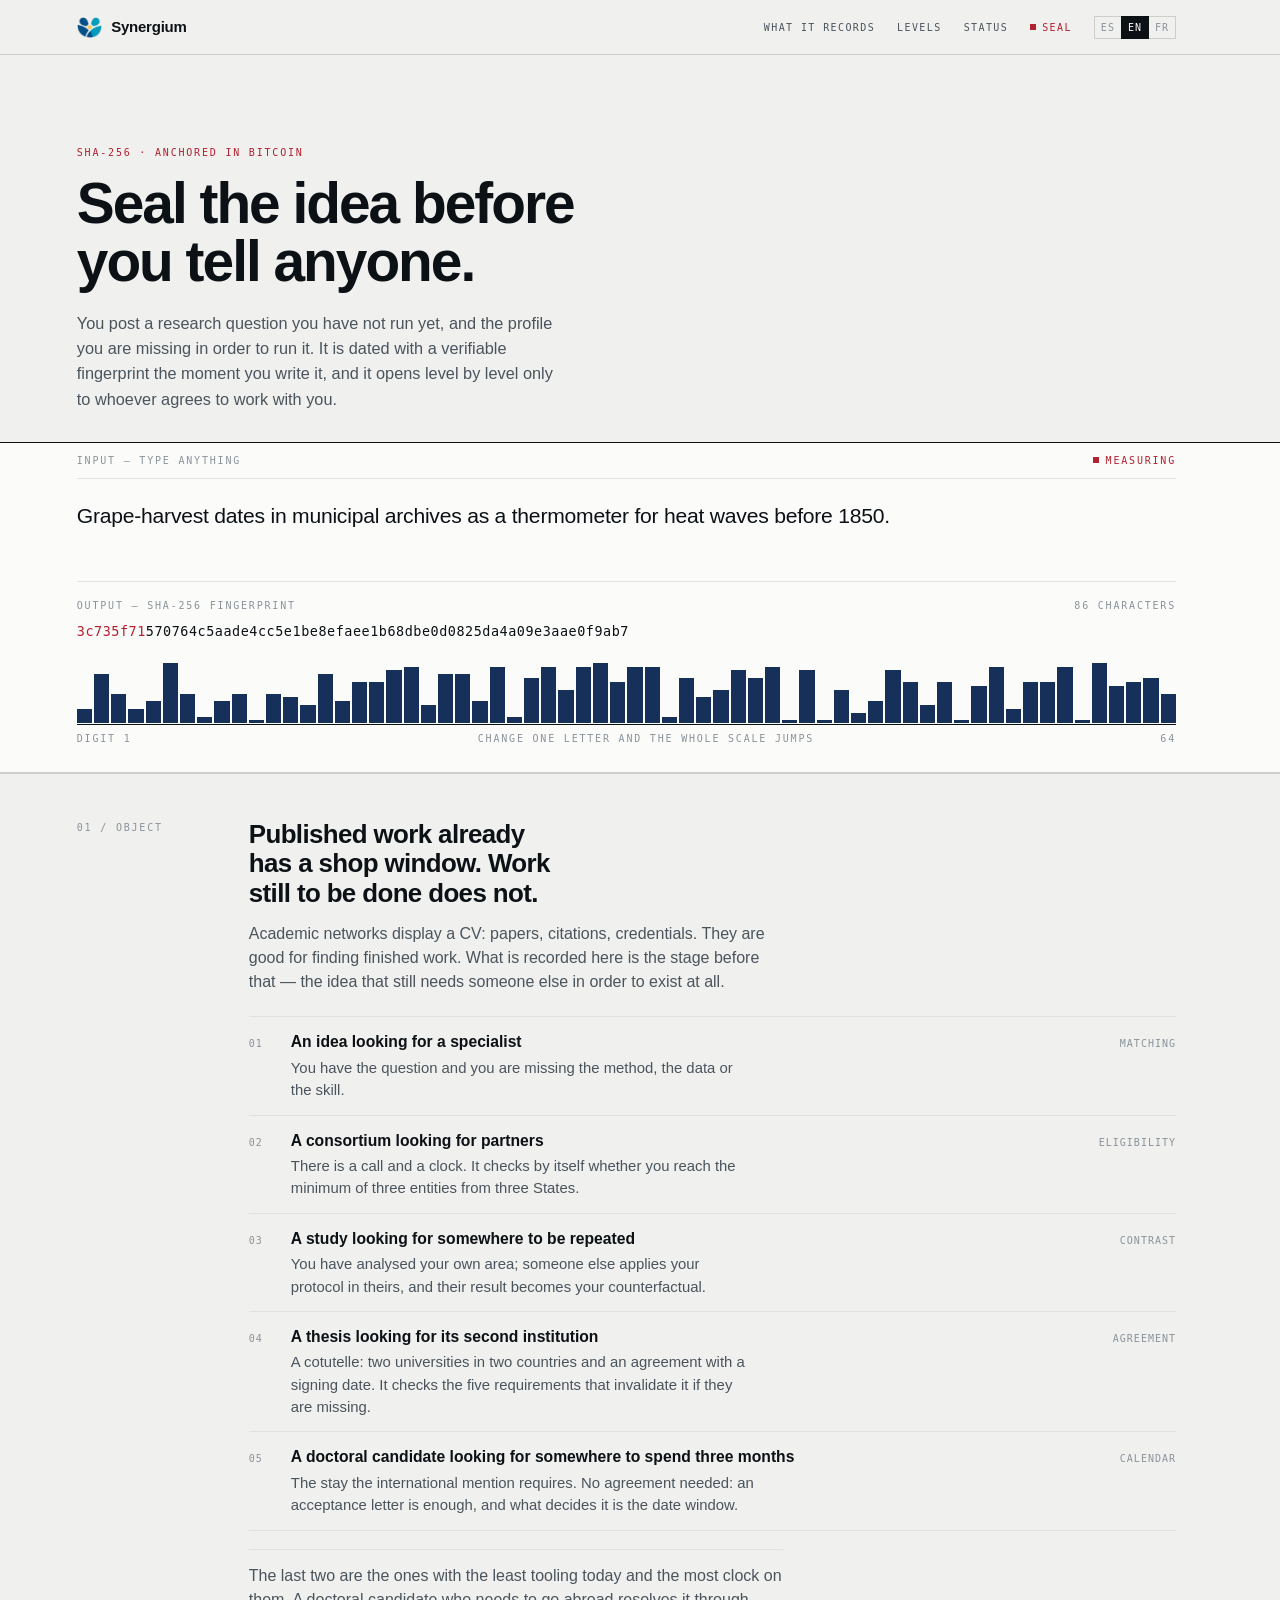
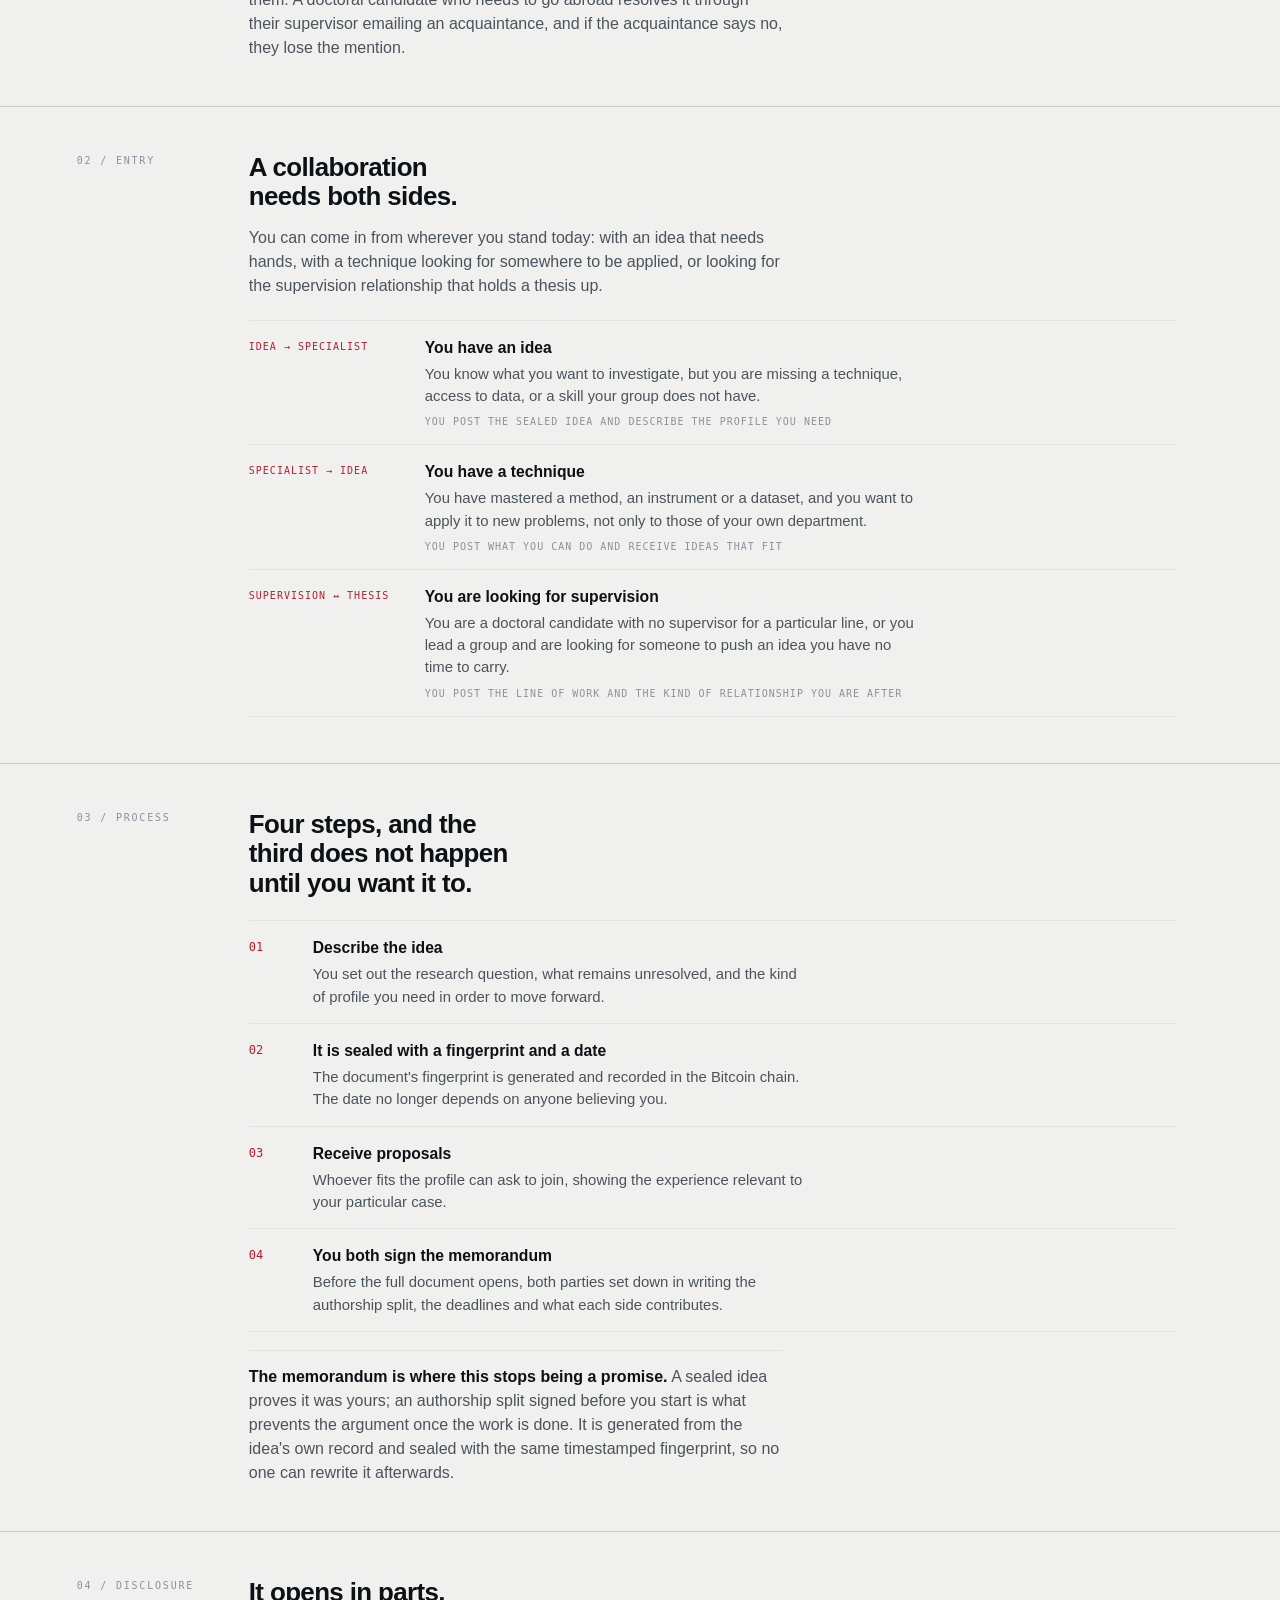
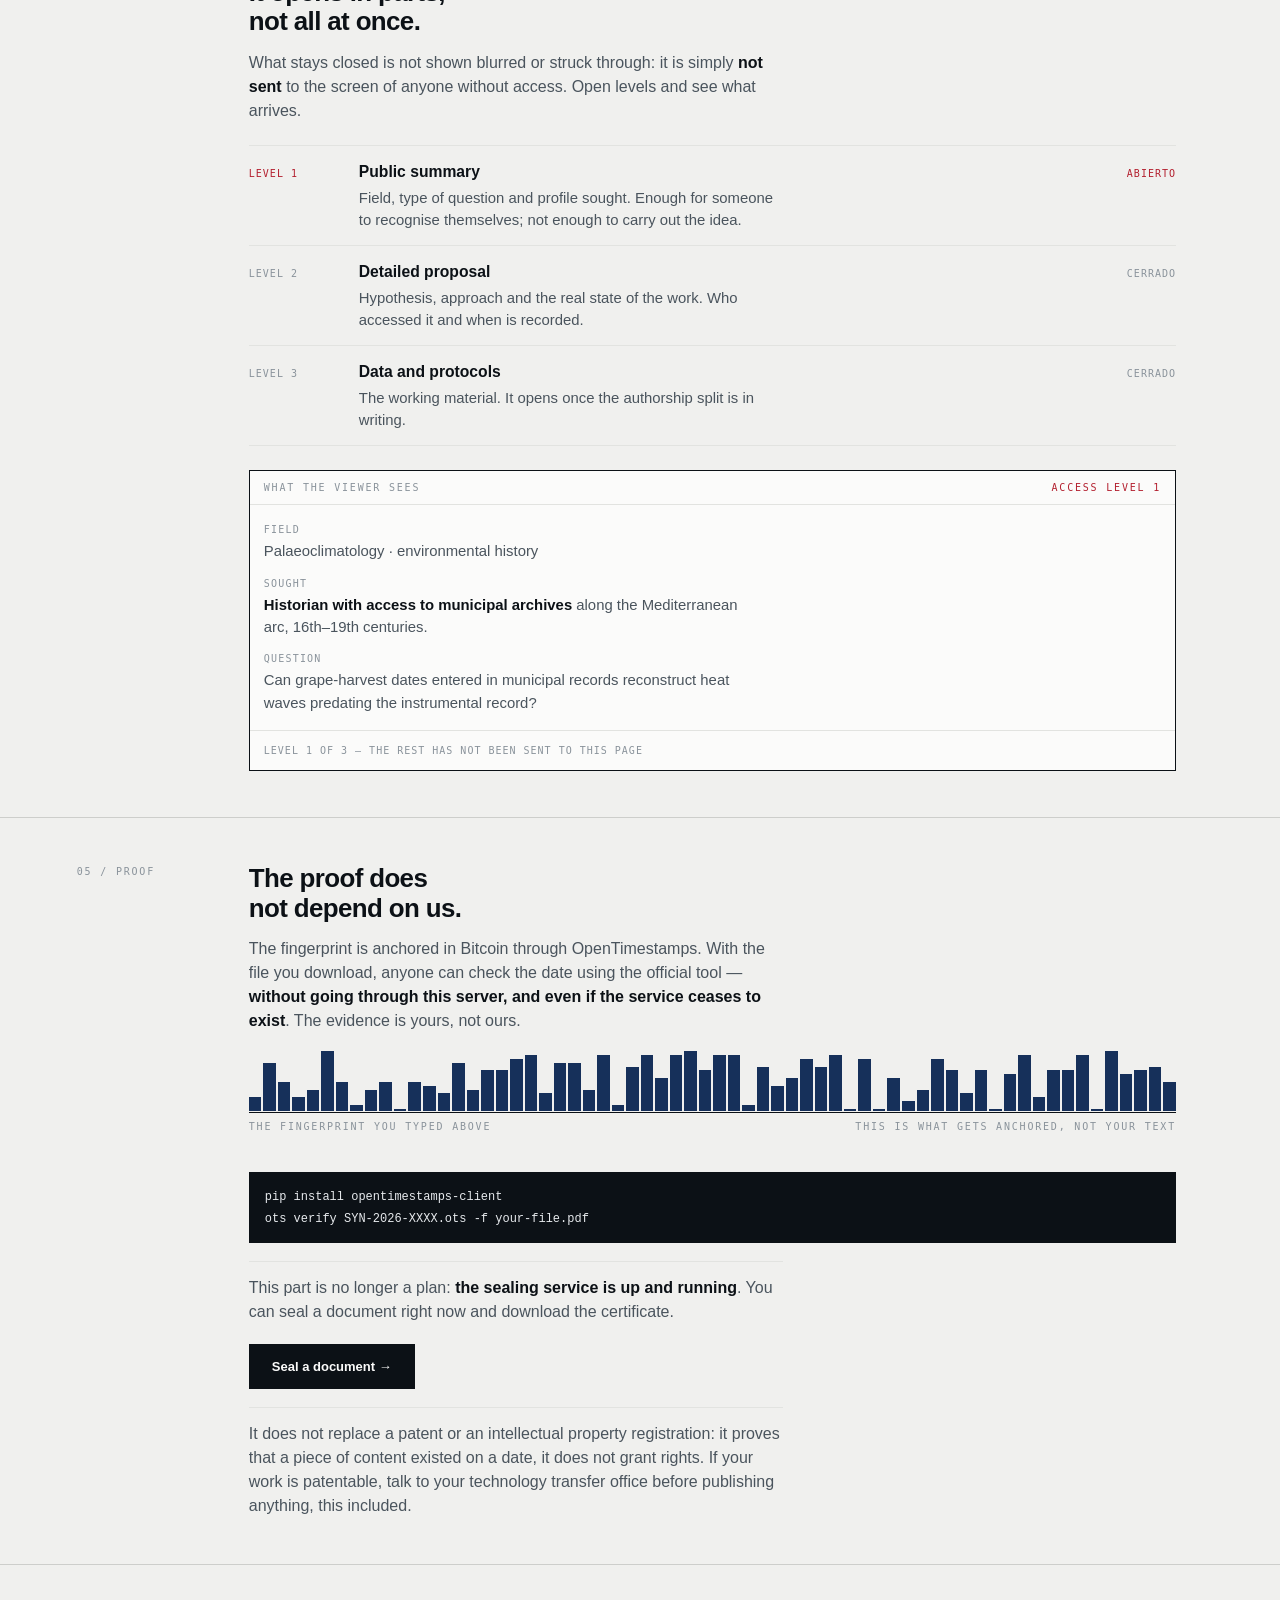
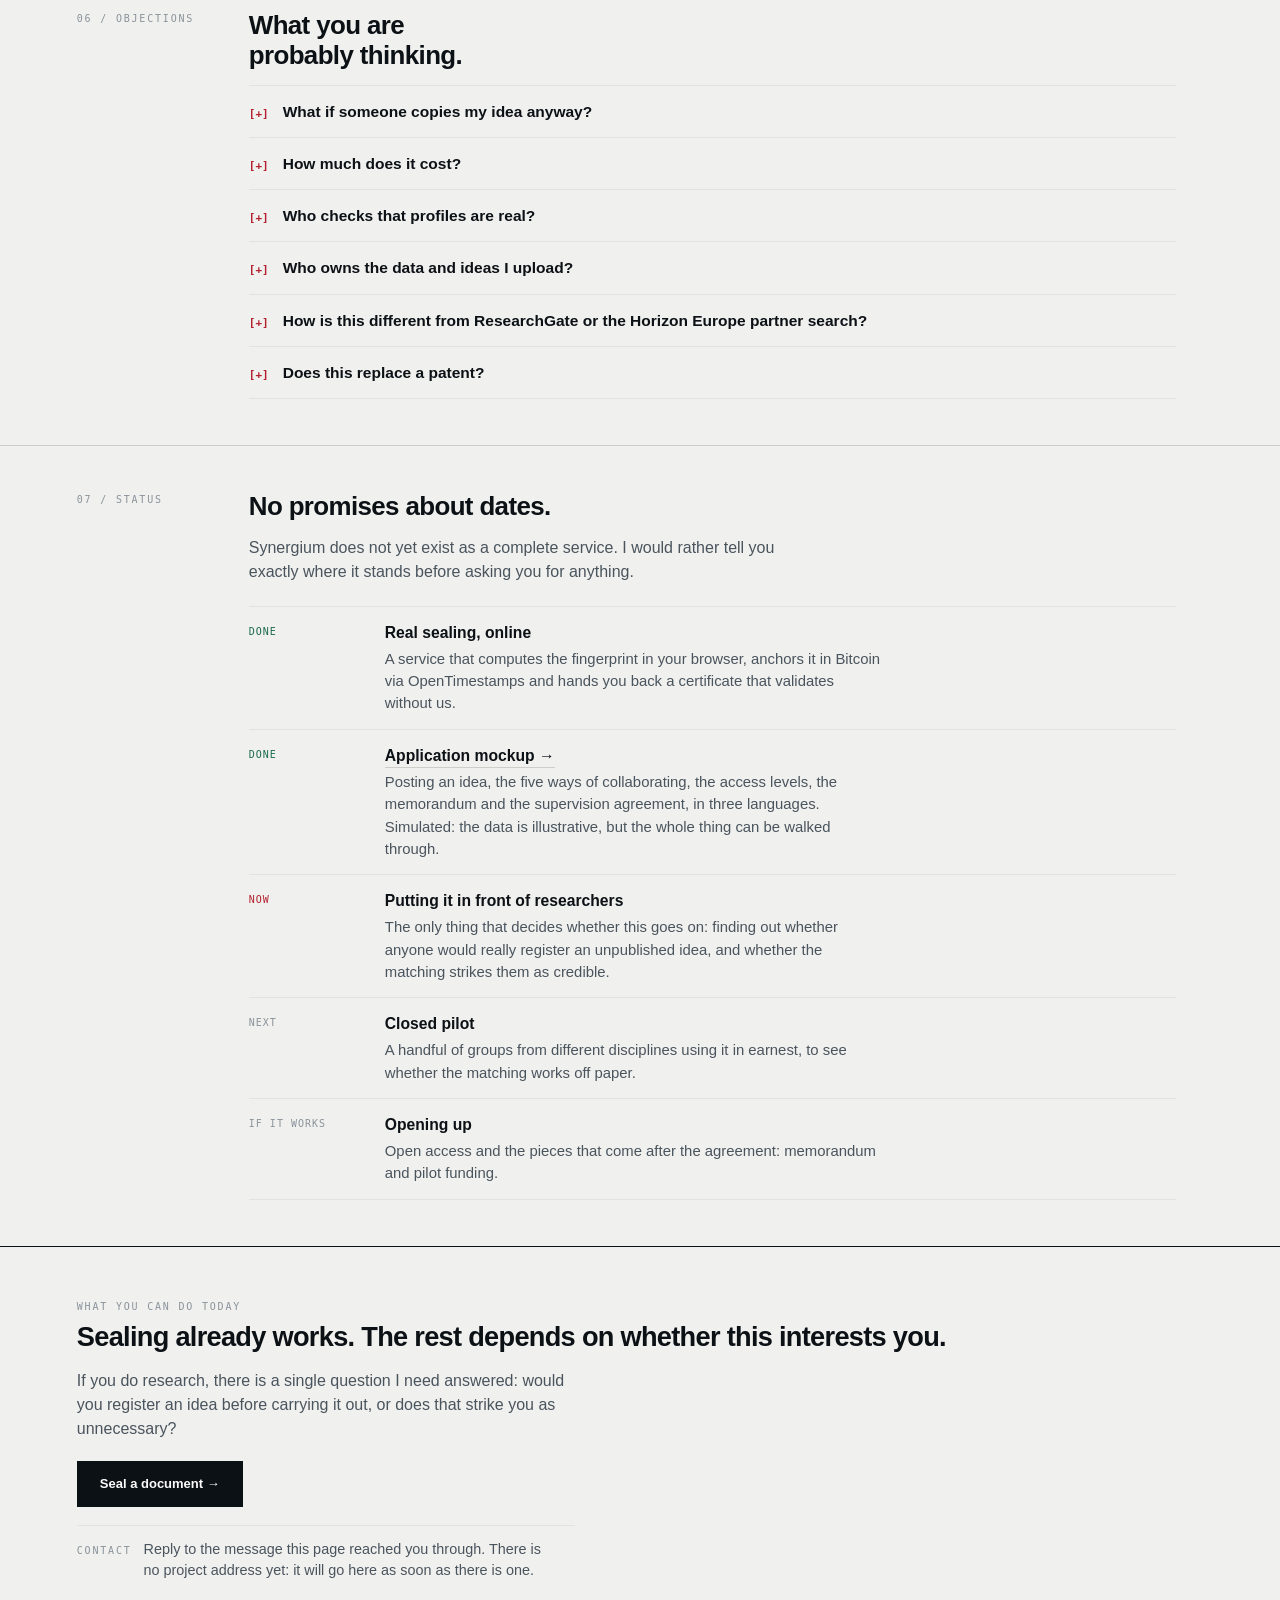
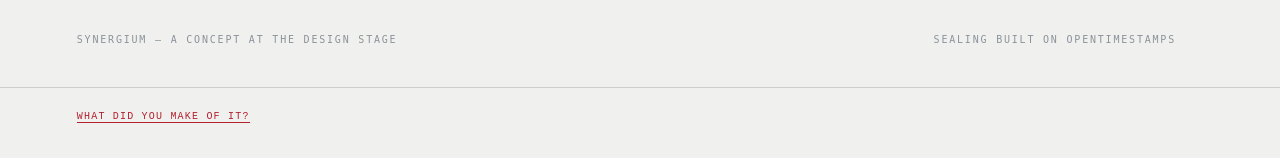
<file: static/proyecto.en.html>
<!doctype html>
<html lang="en">
<head>
<meta charset="utf-8">
<meta name="viewport" content="width=device-width, initial-scale=1">
<title>Synergium — Sella la idea antes de contarla</title>
<style>
  /* ═══════════════════════════════════════════════════════════════
     Instrumento de medida, no folleto.

     Prohibiciones que se respetan en todo el fichero, porque son el
     vocabulario donde se agolpa el diseño automático:
       · Ningún border-radius. Nada redondeado.
       · Ninguna sombra. La profundidad sale del filete y del valor.
       · Ninguna tarjeta. Los bloques se delimitan con reglas.
       · Ningún degradado.
     La retícula manda: todo cuelga de un mismo filo izquierdo.

     Un solo tema, a propósito: esto es un panel iluminado, y la
     herramienta de sellado es igual. Se declara color-scheme para que
     los controles nativos no se oscurezcan por su cuenta.
     ═══════════════════════════════════════════════════════════════ */

  :root {
    color-scheme: light;

    --bg:      #f0f0ee;
    --panel:   #fbfbfa;
    --ink:     #0c1116;
    --ink-2:   #4a545d;
    --ink-3:   #8a939b;
    --rule:    #cdcecb;
    --rule-2:  #e2e3e0;
    --signal:  #b3202f;   /* rojo de señal: alarma, medida, atención */
    --signal-2:#f2dfe1;
    --live:    #16305a;   /* azul del instrumento, secundario */
    --ok:      #1c6b4b;

    --grot: "Helvetica Neue", Helvetica, Arimo, "Liberation Sans", Arial, sans-serif;
    --mono: "SF Mono", SFMono-Regular, Menlo, Consolas, "DejaVu Sans Mono", "Courier New", monospace;

    --rail: clamp(18px, 6vw, 92px);
  }

  @media (prefers-contrast: more) {
    :root { --rule: #9aa0a4; --rule-2: #b8bdc0; --ink-3: #5d666e; }
  }

  *, *::before, *::after { box-sizing: border-box; border-radius: 0 !important; }

  html { scroll-behavior: smooth; }
  @media (prefers-reduced-motion: reduce) { html { scroll-behavior: auto; } }

  body {
    margin: 0;
    background: var(--bg);
    color: var(--ink);
    font-family: var(--grot);
    font-size: 16px;
    line-height: 1.5;
    -webkit-font-smoothing: antialiased;
    font-synthesis: none;
  }

  img { max-width: 100%; display: block; }
  p { margin: 0; }
  a { color: var(--signal); }
  :focus-visible { outline: 2px solid var(--signal); outline-offset: 2px; }

  .rail { padding-left: var(--rail); padding-right: clamp(18px, 5vw, 72px); max-width: 1240px; }

  /* Etiqueta de instrumento: pequeña, monoespaciada, muy espaciada. */
  .tag {
    font-family: var(--mono); font-size: 10px; letter-spacing: 0.18em;
    text-transform: uppercase; color: var(--ink-3);
  }
  .tag.sig { color: var(--signal); }
  .tag.ok  { color: var(--ok); }

  /* ── Barra superior ─────────────────────────────────────────────── */
  header {
    position: sticky; top: 0; z-index: 30;
    background: color-mix(in srgb, var(--bg) 90%, transparent);
    backdrop-filter: blur(14px);
    -webkit-backdrop-filter: blur(14px);
    border-bottom: 1px solid var(--rule);
  }
  header .rail {
    display: flex; align-items: center; justify-content: space-between;
    gap: 18px; height: 54px;
  }
  .mark { display: flex; align-items: center; gap: 9px; }
  .mark img { height: 21px; width: auto; }
  .mark b { font-size: 15px; font-weight: 700; letter-spacing: -0.015em; }
  header nav { display: flex; gap: 22px; align-items: center; }
  header nav a {
    font-family: var(--mono); font-size: 10px; letter-spacing: 0.14em;
    text-transform: uppercase; color: var(--ink-2); text-decoration: none;
  }
  header nav a:hover { color: var(--signal); }
  header nav a.live { color: var(--signal); display: inline-flex; align-items: center; gap: 6px; }
  /* Selector de idioma: tres rótulos unidos, como en la carátula. */
  .langs { display: inline-flex; align-items: center; }
  .langs a {
    font-family: var(--mono); font-size: 10px; letter-spacing: 0.1em;
    color: var(--ink-3); text-decoration: none; padding: 3px 6px;
    border: 1px solid var(--rule); margin-left: -1px;
  }
  .langs a:first-child { margin-left: 0; }
  .langs a:hover { color: var(--signal); border-color: var(--signal); position: relative; z-index: 1; }
  .langs a.on { background: var(--ink); border-color: var(--ink); color: var(--panel); position: relative; z-index: 2; }
  /* Aviso de que existe tu idioma. No redirige: quien comparte el enlace
     tiene que poder fiarse de que el otro ve lo mismo. */
  .lang-hint {
    border-bottom: 1px solid var(--rule); background: var(--panel);
    padding: 8px var(--rail);
  }
  .lang-hint a {
    font-family: var(--mono); font-size: 10px; letter-spacing: 0.12em;
    text-transform: uppercase; color: var(--signal); text-decoration: none;
    border-bottom: 1px solid var(--signal);
  }
  .lang-hint a:hover { color: var(--ink); border-bottom-color: var(--ink); }
  header nav a.live::before { content: ""; width: 6px; height: 6px; background: var(--signal); flex: none; }
  @media (max-width: 760px) { header nav a.hide-s { display: none; } }

  /* ── Titular ────────────────────────────────────────────────────── */
  .head { padding: clamp(46px, 8vw, 84px) 0 30px; }
  h1 {
    margin: 12px 0 0;
    font-size: clamp(2.1rem, 5.2vw, 3.55rem);
    line-height: 1.02;
    letter-spacing: -0.035em;   /* tracking negativo: obligatorio a este tamaño */
    font-weight: 700;
    max-width: 17ch;
    text-wrap: balance;
  }
  .head .sub {
    margin-top: 20px; max-width: 54ch; font-size: 1.02rem; color: var(--ink-2);
    line-height: 1.55;
  }

  /* ── El instrumento ─────────────────────────────────────────────── */
  .rig { border-top: 1px solid var(--ink); border-bottom: 1px solid var(--rule); background: var(--panel); }
  .rig-in { padding-top: 0; padding-bottom: 0; }

  .rig-bar {
    display: flex; align-items: center; justify-content: space-between;
    gap: 14px; flex-wrap: wrap;
    padding: 10px 0; border-bottom: 1px solid var(--rule-2);
  }
  .lamp { display: inline-flex; align-items: center; gap: 7px; }
  .lamp i { width: 6px; height: 6px; background: var(--signal); display: block; }
  @media (prefers-reduced-motion: no-preference) {
    .lamp i { animation: pulse 2.2s steps(1) infinite; }
  }
  @keyframes pulse { 0%, 50% { opacity: 1 } 51%, 100% { opacity: .25 } }

  #src {
    display: block; width: 100%; border: none; outline: none; resize: none;
    background: transparent; color: var(--ink);
    font-family: var(--grot); font-size: clamp(1rem, 1.4vw + .6rem, 1.32rem);
    line-height: 1.42; letter-spacing: -0.011em;
    padding: 22px 0 20px; min-height: 88px;
  }
  #src::placeholder { color: var(--ink-3); }

  /* Lectura: el valor grande, la etiqueta diminuta. Como un panel. */
  .read { border-top: 1px solid var(--rule-2); padding: 16px 0 4px; }
  .read-top { display: flex; align-items: baseline; justify-content: space-between; gap: 12px; flex-wrap: wrap; }
  #hash {
    font-family: var(--mono);
    font-size: clamp(.66rem, 1.15vw + .34rem, .84rem);
    line-height: 1.85; letter-spacing: 0.04em;
    word-break: break-all; color: var(--ink);
    margin-top: 7px;
  }
  #hash b { color: var(--signal); font-weight: inherit; }

  /* LA PIEZA: los 64 dígitos como escala de barras.
     Cambia una letra del texto y salta la escala entera. */
  .scale {
    display: flex; align-items: flex-end; gap: 2px;
    height: 62px; margin: 18px 0 0; padding-bottom: 1px;
    border-bottom: 1px solid var(--ink);
  }
  .scale i {
    display: block; flex: 1 1 0; min-width: 0;
    background: var(--live); height: 4%;
  }
  @media (prefers-reduced-motion: no-preference) {
    .scale i { transition: height .28s cubic-bezier(.2,.8,.25,1); }
  }
  .scale-legend {
    display: flex; justify-content: space-between; gap: 12px;
    padding: 6px 0 22px;
  }
  .scale-legend .mid { text-align: center; }
  @media (max-width: 560px) { .scale-legend .mid { display: none; } }

  /* ── Bloques de texto ───────────────────────────────────────────── */
  .block { padding: 46px 0; border-top: 1px solid var(--rule); }
  .block-in { display: grid; grid-template-columns: 132px minmax(0, 1fr); gap: 0 40px; }
  /* minmax(0,1fr) y no 1fr: una pista «1fr» toma como mínimo el min-content
     de su contenido, y el <pre> del comando ots no parte línea — eso ensanchaba
     la columna y sacaba la página 12px por el lado en móvil. */
  @media (max-width: 820px) { .block-in { grid-template-columns: minmax(0, 1fr); gap: 14px; } }
  .block h2 {
    margin: 0 0 14px; font-size: clamp(1.22rem, 1.8vw + .55rem, 1.62rem);
    letter-spacing: -0.024em; line-height: 1.14; font-weight: 700; max-width: 24ch;
    text-wrap: balance;
  }
  .block p { max-width: 60ch; color: var(--ink-2); }
  .block p + p { margin-top: 12px; }
  .block strong { color: var(--ink); font-weight: 600; }
  .note { margin-top: 18px; padding-top: 14px; border-top: 1px solid var(--rule-2); }

  /* Filas: sustituyen a cualquier rejilla de tarjetas. */
  .rows { margin: 22px 0 0; border-top: 1px solid var(--rule-2); }
  .row {
    display: grid; grid-template-columns: 26px minmax(0, 1fr) auto;
    gap: 0 16px; align-items: baseline;
    padding: 13px 0; border-bottom: 1px solid var(--rule-2);
  }
  @media (max-width: 620px) { .row { grid-template-columns: 26px minmax(0,1fr); } .row .meta { grid-column: 2; padding-top: 4px; } }
  .row .k { font-family: var(--mono); font-size: 10px; color: var(--ink-3); letter-spacing: .1em; }
  .row .t { font-weight: 600; font-size: .98rem; }
  .row .t span { display: block; font-weight: 400; color: var(--ink-2); font-size: .93rem; margin-top: 3px; max-width: 56ch; }
  .row .meta { font-family: var(--mono); font-size: 10px; letter-spacing: .1em; text-transform: uppercase; color: var(--ink-3); }

  /* Las puertas de entrada no son una secuencia: se rotulan por el
     sentido del intercambio, no con 01 / 02 / 03. */
  .doors { margin: 22px 0 0; border-top: 1px solid var(--rule-2); }
  .door {
    display: grid; grid-template-columns: 152px minmax(0, 1fr);
    gap: 0 24px; padding: 15px 0; border-bottom: 1px solid var(--rule-2);
  }
  @media (max-width: 700px) { .door { grid-template-columns: 1fr; gap: 6px; } }
  .door .way { font-family: var(--mono); font-size: 10px; letter-spacing: .1em; text-transform: uppercase; color: var(--signal); padding-top: 3px; }
  .door .n { font-weight: 600; font-size: .98rem; }
  .door p { font-size: .93rem; margin-top: 3px; }
  .door .do { display: block; font-family: var(--mono); font-size: 10px; letter-spacing: .1em; text-transform: uppercase; color: var(--ink-3); margin-top: 7px; }

  /* Los pasos sí son una secuencia: aquí el número dice algo cierto. */
  .steps { margin: 22px 0 0; border-top: 1px solid var(--rule-2); counter-reset: s; }
  .step {
    display: grid; grid-template-columns: 44px minmax(0, 1fr);
    gap: 0 20px; padding: 15px 0; border-bottom: 1px solid var(--rule-2);
  }
  .step::before {
    counter-increment: s; content: counter(s, decimal-leading-zero);
    font-family: var(--mono); font-size: 12px; color: var(--signal);
    font-variant-numeric: tabular-nums; padding-top: 2px;
  }
  .step .n { font-weight: 600; font-size: .98rem; }
  .step p { font-size: .93rem; margin-top: 3px; }

  /* ── Apertura por niveles: se opera, no se lee ───────────────────── */
  .gate { margin: 22px 0 0; border-top: 1px solid var(--rule-2); }
  .gate button {
    display: grid; grid-template-columns: 92px minmax(0,1fr) auto;
    gap: 0 18px; align-items: baseline; width: 100%; text-align: left;
    padding: 14px 0; border: none; border-bottom: 1px solid var(--rule-2);
    background: transparent; font: inherit; color: inherit; cursor: pointer;
    transition: background .12s linear;
  }
  .gate button:hover { background: var(--signal-2); }
  @media (max-width: 620px) {
    .gate button { grid-template-columns: 1fr auto; }
    .gate .lvl { grid-column: 1 / -1; }
  }
  .gate .lvl { font-family: var(--mono); font-size: 10px; letter-spacing: .1em; text-transform: uppercase; color: var(--ink-3); }
  .gate .n { font-weight: 600; font-size: .98rem; }
  .gate .n span { display: block; font-weight: 400; color: var(--ink-2); font-size: .93rem; margin-top: 3px; max-width: 52ch; }
  .gate .st { font-family: var(--mono); font-size: 10px; letter-spacing: .1em; text-transform: uppercase; color: var(--ink-3); }
  .gate [aria-pressed="true"] .lvl,
  .gate [aria-pressed="true"] .st { color: var(--signal); }

  /* La pantalla del que mira: lo cerrado no está borroso, no está. */
  .screen { margin-top: 24px; border: 1px solid var(--ink); background: var(--panel); }
  .screen-bar {
    display: flex; align-items: center; justify-content: space-between;
    gap: 12px; flex-wrap: wrap;
    padding: 9px 14px; border-bottom: 1px solid var(--rule-2);
  }
  .screen-body { padding: 4px 14px 16px; }
  .screen-body dl { margin: 0; }
  .screen-body dt {
    font-family: var(--mono); font-size: 10px; letter-spacing: .12em;
    text-transform: uppercase; color: var(--ink-3); padding-top: 13px;
  }
  .screen-body dd { margin: 3px 0 0; font-size: .93rem; color: var(--ink-2); max-width: 58ch; }
  .screen-body dd b { color: var(--ink); font-weight: 600; }
  .screen-foot {
    padding: 12px 14px; border-top: 1px solid var(--rule-2);
    font-family: var(--mono); font-size: 10px; letter-spacing: .1em;
    text-transform: uppercase; color: var(--ink-3);
  }

  /* ── Botón / enlace de acción ───────────────────────────────────── */
  .go {
    display: inline-block; margin-top: 20px;
    border: 1px solid var(--ink); background: var(--ink); color: var(--panel);
    font-family: var(--grot); font-size: 13px; font-weight: 700;
    padding: 12px 22px; text-decoration: none;
    transition: background .12s linear;
  }
  .go:hover { background: var(--signal); border-color: var(--signal); color: var(--panel); }
  .go:active { transform: translateY(1px); }

  pre {
    margin: 16px 0 0; padding: 14px 16px; overflow-x: auto;
    background: var(--ink); color: #e6e9ec;
    font-family: var(--mono); font-size: 12px; line-height: 1.7;
  }
  :not(pre) > code { font-family: var(--mono); font-size: .85em; }

  /* Preguntas */
  .q details { border-bottom: 1px solid var(--rule-2); }
  .q details:first-of-type { border-top: 1px solid var(--rule-2); }
  .q summary {
    list-style: none; cursor: pointer; padding: 14px 0;
    font-weight: 600; font-size: .97rem;
    display: flex; gap: 14px; align-items: baseline;
  }
  .q summary::-webkit-details-marker { display: none; }
  .q summary::before { content: "[+]"; font-family: var(--mono); font-size: 11px; color: var(--signal); flex-shrink: 0; }
  .q details[open] summary::before { content: "[−]"; }
  .q .a { padding: 0 0 16px 32px; max-width: 62ch; }
  .q .a p { font-size: .93rem; }
  .q .a p + p { margin-top: 10px; }

  /* Estado: una línea de tiempo con estado real, no una promesa */
  .plan { margin: 22px 0 0; border-top: 1px solid var(--rule-2); }
  .plan > div {
    display: grid; grid-template-columns: 116px minmax(0,1fr);
    gap: 0 20px; padding: 14px 0; border-bottom: 1px solid var(--rule-2);
  }
  @media (max-width: 620px) { .plan > div { grid-template-columns: 1fr; gap: 5px; } }
  .plan .when { font-family: var(--mono); font-size: 10px; letter-spacing: .1em; text-transform: uppercase; color: var(--ink-3); padding-top: 3px; }
  .plan .done .when { color: var(--ok); }
  .plan .now .when { color: var(--signal); }
  .plan .n { font-weight: 600; font-size: .98rem; }
  /* Las filas ya hechas se pueden abrir: el enlace no grita, subraya al pasar. */
  a.n { display: inline-block; color: var(--ink); text-decoration: none; border-bottom: 1px solid var(--rule); }
  a.n:hover { color: var(--signal); border-bottom-color: var(--signal); }
  .plan p { font-size: .93rem; margin-top: 3px; }

  /* Cierre */
  .end { padding: 46px 0 30px; border-top: 1px solid var(--ink); }
  .end h2 { font-size: clamp(1.3rem, 2vw + .5rem, 1.7rem); letter-spacing: -.026em; margin: 0 0 12px; font-weight: 700; text-wrap: balance; }
  .end p { max-width: 56ch; color: var(--ink-2); }
  /* Dos acciones, y las dos hacen algo de verdad: una abre la herramienta,
     la otra abre el correo. No hay formulario porque no hay dónde guardarlo. */
  .acts { display: flex; gap: 10px; flex-wrap: wrap; }
  .go-2 { background: transparent; color: var(--ink); }
  .go-2:hover { background: var(--signal); border-color: var(--signal); color: var(--panel); }
  .addr {
    margin-top: 18px; padding-top: 13px; border-top: 1px solid var(--rule-2);
    display: flex; align-items: baseline; gap: 12px; flex-wrap: wrap;
  }
  .addr span:last-child { font-size: .9rem; color: var(--ink-2); max-width: 52ch; }
  .addr a {
    font-family: var(--mono); font-size: 13px; letter-spacing: .02em;
    color: var(--ink); text-decoration: none; border-bottom: 1px solid var(--rule);
  }
  .addr a:hover { color: var(--signal); border-bottom-color: var(--signal); }

  footer { padding: 20px 0 40px; }
  footer .rail { display: flex; justify-content: space-between; gap: 16px; flex-wrap: wrap; }

  .sr-only { position: absolute; width: 1px; height: 1px; padding: 0; margin: -1px; overflow: hidden; clip: rect(0 0 0 0); white-space: nowrap; border: 0; }
</style>
<style>
/* Panel de opiniones. Prefijo op- y estilos propios: las tres páginas tienen
   CSS distinto y esto tiene que verse igual en las nueve. */
.op-wrap { border-top: 1px solid #cdcecb; padding: 14px clamp(18px, 6vw, 84px) 34px;
  background: #f0f0ee; font-family: "Helvetica Neue", Helvetica, Arial, sans-serif; }
.op-abrir { background: transparent; border: none; padding: 0; cursor: pointer;
  font-family: ui-monospace, "SF Mono", Menlo, monospace; font-size: 10px;
  letter-spacing: .12em; text-transform: uppercase; color: #b3202f;
  border-bottom: 1px solid #b3202f; }
.op-abrir:hover { color: #0c1116; border-bottom-color: #0c1116; }
.op-abrir:disabled { color: #8a939b; border-bottom-color: transparent; cursor: default; }
.op-caja { max-width: 620px; margin-top: 16px; }
.op-q { margin: 0 0 10px; font-size: .95rem; font-weight: 700; color: #0c1116; }
.op-llamada { margin: 0 0 12px; font-size: .9rem; color: #4a545d; max-width: 56ch; }
.op-ops { display: flex; flex-wrap: wrap; gap: 0; margin-bottom: 14px; }
.op-r { background: transparent; border: 1px solid #cdcecb; margin-left: -1px;
  padding: 7px 14px; cursor: pointer; font: inherit; font-size: .86rem; color: #4a545d; }
.op-r:first-child { margin-left: 0; }
.op-r:hover { border-color: #b3202f; color: #b3202f; position: relative; z-index: 1; }
.op-r[aria-pressed="true"] { background: #0c1116; border-color: #0c1116; color: #fbfbfa;
  position: relative; z-index: 2; }
.op-caja textarea, .op-caja input { display: block; width: 100%; box-sizing: border-box;
  background: transparent; border: none; border-bottom: 1px solid #d8d9d6; outline: none;
  font: inherit; font-size: .95rem; color: #0c1116; padding: 10px 0; margin-bottom: 4px; }
.op-caja textarea { resize: vertical; }
.op-caja textarea:focus, .op-caja input:focus { border-bottom: 2px solid #b3202f; }
.op-caja ::placeholder { color: #8a939b; }
.op-aviso { margin: 12px 0 0; font-size: .8rem; color: #8a939b; max-width: 56ch; }
.op-pie { display: flex; align-items: center; gap: 14px; flex-wrap: wrap; margin-top: 14px; }
.op-enviar { background: #0c1116; border: 1px solid #0c1116; color: #fbfbfa; cursor: pointer;
  font: inherit; font-size: .82rem; font-weight: 700; padding: 10px 20px; }
.op-enviar:hover { background: #b3202f; border-color: #b3202f; }
.op-msg { font-family: ui-monospace, "SF Mono", Menlo, monospace; font-size: 11px;
  letter-spacing: .08em; color: #4a545d; }
.op-sr { position: absolute; width: 1px; height: 1px; overflow: hidden;
  clip: rect(0 0 0 0); white-space: nowrap; }
*, *::before, *::after { }
</style>

</head>
<body>
<div class="lang-hint" id="lang-hint" hidden><a id="lang-hint-a" href="#"></a></div>
<script>(function(){var otros={"es": "/proyecto", "fr": "/proyecto/fr"},textos={"es": "Esta p\u00e1gina tambi\u00e9n est\u00e1 en espa\u00f1ol", "en": "This page is also available in English", "fr": "Cette page existe aussi en fran\u00e7ais"};var n=(navigator.language||'').slice(0,2).toLowerCase();if(!otros[n])return;var a=document.getElementById('lang-hint-a');a.href=otros[n];a.textContent=textos[n]+' →';document.getElementById('lang-hint').hidden=false;})();</script>
<header>
  <div class="rail">
    <div class="mark"><img src="[data-uri]" alt=""><b>Synergium</b></div>
    <nav>
      <a href="#objeto" class="hide-s">What it records</a>
      <a href="#apertura" class="hide-s">Levels</a>
      <a href="#estado" class="hide-s">Status</a>
      <a class="live" href="/">Seal</a>
    <span class="langs" aria-label="Idioma"><a href="/proyecto">ES</a><a href="/proyecto/en" class="on">EN</a><a href="/proyecto/fr">FR</a></span></nav>
  </div>
</header>

<section class="head">
  <div class="rail">
    <span class="tag sig">SHA-256 · anchored in Bitcoin</span>
    <h1>Seal the idea before you tell anyone.</h1>
    <p class="sub">
      You post a research question you have not run yet, and the profile you are missing in order to run it. It is dated with a verifiable fingerprint the moment you write it, and it opens level by level only to whoever agrees to work with you.
    </p>
  </div>
</section>

<!-- ══ El instrumento ══ -->
<section class="rig" id="prueba">
  <div class="rail rig-in">
    <div class="rig-bar">
      <span class="tag">Input — type anything</span>
      <span class="tag sig lamp"><i></i>measuring</span>
    </div>

    <label class="sr-only" for="src">Text to seal</label>
    <textarea id="src" rows="2" spellcheck="false"
      placeholder="Nada de lo que escribas sale de este navegador…"></textarea>

    <div class="read">
      <div class="read-top">
        <span class="tag">Output — SHA-256 fingerprint</span>
        <span class="tag" id="len">0 characters</span>
      </div>
      <div id="hash" aria-live="off"></div>
      <div class="scale" id="scale" role="img" aria-label="Representación gráfica de la huella"></div>
      <div class="scale-legend">
        <span class="tag">digit 1</span>
        <span class="tag mid">change one letter and the whole scale jumps</span>
        <span class="tag">64</span>
      </div>
    </div>
  </div>
</section>

<!-- ══ Qué registra ══ -->
<section class="block" id="objeto">
  <div class="rail block-in">
    <span class="tag">01 / Object</span>
    <div>
      <h2>Published work already has a shop window. Work still to be done does not.</h2>
      <p>
        Academic networks display a CV: papers, citations, credentials. They are good for finding finished work. What is recorded here is the stage before that — the idea that still needs someone else in order to exist at all.
      </p>

      <div class="rows">
        <div class="row">
          <span class="k">01</span>
          <span class="t">An idea looking for a specialist
            <span>You have the question and you are missing the method, the data or the skill.</span></span>
          <span class="meta">matching</span>
        </div>
        <div class="row">
          <span class="k">02</span>
          <span class="t">A consortium looking for partners
            <span>There is a call and a clock. It checks by itself whether you reach the minimum of three entities from three States.</span></span>
          <span class="meta">eligibility</span>
        </div>
        <div class="row">
          <span class="k">03</span>
          <span class="t">A study looking for somewhere to be repeated
            <span>You have analysed your own area; someone else applies your protocol in theirs, and their result becomes your counterfactual.</span></span>
          <span class="meta">contrast</span>
        </div>
        <div class="row">
          <span class="k">04</span>
          <span class="t">A thesis looking for its second institution
            <span>A cotutelle: two universities in two countries and an agreement with a signing date. It checks the five requirements that invalidate it if they are missing.</span></span>
          <span class="meta">agreement</span>
        </div>
        <div class="row">
          <span class="k">05</span>
          <span class="t">A doctoral candidate looking for somewhere to spend three months
            <span>The stay the international mention requires. No agreement needed: an acceptance letter is enough, and what decides it is the date window.</span></span>
          <span class="meta">calendar</span>
        </div>
      </div>

      <p class="note">
        The last two are the ones with the least tooling today and the most clock on them. A doctoral candidate who needs to go abroad resolves it through their supervisor emailing an acquaintance, and if the acquaintance says no, they lose the mention.
      </p>
    </div>
  </div>
</section>

<!-- ══ Puertas de entrada ══ -->
<section class="block" id="entrada">
  <div class="rail block-in">
    <span class="tag">02 / Entry</span>
    <div>
      <h2>A collaboration needs both sides.</h2>
      <p>
        You can come in from wherever you stand today: with an idea that needs hands, with a technique looking for somewhere to be applied, or looking for the supervision relationship that holds a thesis up.
      </p>

      <div class="doors">
        <div class="door">
          <span class="way">Idea → specialist</span>
          <div>
            <span class="n">You have an idea</span>
            <p>You know what you want to investigate, but you are missing a technique, access to data, or a skill your group does not have.</p>
            <span class="do">You post the sealed idea and describe the profile you need</span>
          </div>
        </div>
        <div class="door">
          <span class="way">Specialist → idea</span>
          <div>
            <span class="n">You have a technique</span>
            <p>You have mastered a method, an instrument or a dataset, and you want to apply it to new problems, not only to those of your own department.</p>
            <span class="do">You post what you can do and receive ideas that fit</span>
          </div>
        </div>
        <div class="door">
          <span class="way">Supervision ↔ thesis</span>
          <div>
            <span class="n">You are looking for supervision</span>
            <p>You are a doctoral candidate with no supervisor for a particular line, or you lead a group and are looking for someone to push an idea you have no time to carry.</p>
            <span class="do">You post the line of work and the kind of relationship you are after</span>
          </div>
        </div>
      </div>
    </div>
  </div>
</section>

<!-- ══ Proceso ══ -->
<section class="block" id="proceso">
  <div class="rail block-in">
    <span class="tag">03 / Process</span>
    <div>
      <h2>Four steps, and the third does not happen until you want it to.</h2>

      <div class="steps">
        <div class="step">
          <div>
            <span class="n">Describe the idea</span>
            <p>You set out the research question, what remains unresolved, and the kind of profile you need in order to move forward.</p>
          </div>
        </div>
        <div class="step">
          <div>
            <span class="n">It is sealed with a fingerprint and a date</span>
            <p>The document's fingerprint is generated and recorded in the Bitcoin chain. The date no longer depends on anyone believing you.</p>
          </div>
        </div>
        <div class="step">
          <div>
            <span class="n">Receive proposals</span>
            <p>Whoever fits the profile can ask to join, showing the experience relevant to your particular case.</p>
          </div>
        </div>
        <div class="step">
          <div>
            <span class="n">You both sign the memorandum</span>
            <p>Before the full document opens, both parties set down in writing the authorship split, the deadlines and what each side contributes.</p>
          </div>
        </div>
      </div>

      <p class="note">
        <strong>The memorandum is where this stops being a promise.</strong> A sealed idea proves it was yours; an authorship split signed before you start is what prevents the argument once the work is done. It is generated from the idea's own record and sealed with the same timestamped fingerprint, so no one can rewrite it afterwards.
      </p>
    </div>
  </div>
</section>

<!-- ══ Apertura por niveles ══ -->
<section class="block" id="apertura">
  <div class="rail block-in">
    <span class="tag">04 / Disclosure</span>
    <div>
      <h2>It opens in parts, not all at once.</h2>
      <p>
        What stays closed is not shown blurred or struck through: it is simply <strong>not sent</strong> to the screen of anyone without access. Open levels and see what arrives.
      </p>

      <div class="gate" id="gate"></div>

      <div class="screen">
        <div class="screen-bar">
          <span class="tag">What the viewer sees</span>
          <span class="tag sig" id="lvl-now">Access level 1</span>
        </div>
        <div class="screen-body" id="screen" aria-live="polite"></div>
        <div class="screen-foot" id="screen-foot"></div>
      </div>
    </div>
  </div>
</section>

<!-- ══ Prueba ══ -->
<section class="block" id="fe">
  <div class="rail block-in">
    <span class="tag">05 / Proof</span>
    <div>
      <h2>The proof does not depend on us.</h2>
      <p>
        The fingerprint is anchored in Bitcoin through OpenTimestamps. With the file you download, anyone can check the date using the official tool — <strong>without going through this server, and even if the service ceases to exist</strong>. The evidence is yours, not ours.
      </p>
      <div class="scale" role="img" aria-label="Representación gráfica de la huella"></div>
      <div class="scale-legend">
        <span class="tag">the fingerprint you typed above</span>
        <span class="tag">this is what gets anchored, not your text</span>
      </div>

      <pre><code>pip install opentimestamps-client
ots verify SYN-2026-XXXX.ots -f your-file.pdf</code></pre>
      <p class="note">
        This part is no longer a plan: <strong>the sealing service is up and running</strong>. You can seal a document right now and download the certificate.
      </p>
      <a class="go" href="/">Seal a document →</a>
      <p class="note">
        It does not replace a patent or an intellectual property registration: it proves that a piece of content existed on a date, it does not grant rights. If your work is patentable, talk to your technology transfer office before publishing anything, this included.
      </p>
    </div>
  </div>
</section>

<!-- ══ Preguntas ══ -->
<section class="block" id="objeciones">
  <div class="rail block-in">
    <span class="tag">06 / Objections</span>
    <div class="q">
      <h2>What you are probably thinking.</h2>
      <details>
        <summary>What if someone copies my idea anyway?</summary>
        <div class="a">
          <p>It can happen, and it would be dishonest to say otherwise. What changes is your position: there is a fingerprint with an earlier date and a record of who accessed each level. You move from “my word against theirs” to holding technical proof and an access log.</p>
          <p>That is why sensitive material only opens after the memorandum is signed: anyone who reaches your data has already accepted an authorship split in writing.</p>
        </div>
      </details>
      <details>
        <summary>How much does it cost?</summary>
        <div class="a">
          <p>Registering ideas, sealing them, offering your expertise and applying to collaborations will be free for researchers: without both sides of the table this is of no use to anyone.</p>
          <p>It would be sustained by institutional subscriptions for universities and transfer offices wanting to run their own calls, and by a commission on pilot funding. Never by selling data, and never by charging to appear higher in searches.</p>
        </div>
      </details>
      <details>
        <summary>Who checks that profiles are real?</summary>
        <div class="a">
          <p>ORCID and institutional email: identifiers that already exist and are public. An unverified profile can look, but cannot request access to a detailed level or sign a memorandum.</p>
        </div>
      </details>
      <details>
        <summary>Who owns the data and ideas I upload?</summary>
        <div class="a">
          <p>Yours. Synergium claims no rights over what you post and does not use it to train anything. The priority certificate is anchored outside the platform, so if we shut down one day, your proof remains verifiable without us.</p>
        </div>
      </details>
      <details>
        <summary>How is this different from ResearchGate or the Horizon Europe partner search?</summary>
        <div class="a">
          <p>ResearchGate is a display case for what has already been published: it helps you find finished work, not start work that does not yet exist. The official Horizon Europe search matches organisations for formal consortia.</p>
          <p>Synergium works in the gap between the two: particular people, with a particular skill, for an idea that has not been carried out yet. It is the informal step before a consortium even comes into being.</p>
        </div>
      </details>
      <details>
        <summary>Does this replace a patent?</summary>
        <div class="a">
          <p>No, and you should not use it as one. It is evidence of priority: it proves a piece of content existed on a date. If your work is patentable, talk to your institution's transfer office before publishing anything, including here.</p>
        </div>
      </details>
    </div>
  </div>
</section>

<!-- ══ Estado ══ -->
<section class="block" id="estado">
  <div class="rail block-in">
    <span class="tag">07 / Status</span>
    <div>
      <h2>No promises about dates.</h2>
      <p>
        Synergium does not yet exist as a complete service. I would rather tell you exactly where it stands before asking you for anything.
      </p>

      <div class="plan">
        <div class="done">
          <span class="when">Done</span>
          <div>
            <span class="n">Real sealing, online</span>
            <p>A service that computes the fingerprint in your browser, anchors it in Bitcoin via OpenTimestamps and hands you back a certificate that validates without us.</p>
          </div>
        </div>
        <div class="done">
          <span class="when">Done</span>
          <div>
            <a class="n" href="/app">Application mockup →</a>
            <p>Posting an idea, the five ways of collaborating, the access levels, the memorandum and the supervision agreement, in three languages. Simulated: the data is illustrative, but the whole thing can be walked through.</p>
          </div>
        </div>
        <div class="now">
          <span class="when">Now</span>
          <div>
            <span class="n">Putting it in front of researchers</span>
            <p>The only thing that decides whether this goes on: finding out whether anyone would really register an unpublished idea, and whether the matching strikes them as credible.</p>
          </div>
        </div>
        <div>
          <span class="when">Next</span>
          <div>
            <span class="n">Closed pilot</span>
            <p>A handful of groups from different disciplines using it in earnest, to see whether the matching works off paper.</p>
          </div>
        </div>
        <div>
          <span class="when">If it works</span>
          <div>
            <span class="n">Opening up</span>
            <p>Open access and the pieces that come after the agreement: memorandum and pilot funding.</p>
          </div>
        </div>
      </div>
    </div>
  </div>
</section>

<!-- ══ Cierre ══ -->
<section class="end" id="aviso">
  <div class="rail">
    <span class="tag">What you can do today</span>
    <h2>Sealing already works. The rest depends on whether this interests you.</h2>
    <p>
      If you do research, there is a single question I need answered: would you register an idea before carrying it out, or does that strike you as unnecessary?
    </p>
    <div class="acts">
      <a class="go" href="/">Seal a document →</a>
    </div>
    <p class="addr">
      <span class="tag">Contact</span>
      <span>Reply to the message this page reached you through. There is no project address yet: it will go here as soon as there is one.</span>
    </p>
  </div>
</section>

<footer>
  <div class="rail">
    <span class="tag">Synergium — a concept at the design stage</span>
    <span class="tag">Sealing built on OpenTimestamps</span>
  </div>
</footer>

<script>
(function () {
  'use strict';

  var $ = function (id) { return document.getElementById(id); };

  /* ═══ El instrumento: texto → huella → escala ═══════════════════ */
  var src = $('src'), out = $('hash'), len = $('len');
  var subtle = window.crypto && window.crypto.subtle;

  /* 64 barras por escala, una por dígito hexadecimal. Hay dos escalas en la
     página —la del titular y la de «la prueba no depende de nosotros»— y las
     dos dibujan LA MISMA huella: la que ha escrito quien está leyendo. Ahí
     abajo el argumento deja de ser abstracto, porque la huella es la suya. */
  var scales = [].slice.call(document.querySelectorAll('.scale')).map(function (nodo) {
    var barras = [];
    for (var i = 0; i < 64; i++) {
      var b = document.createElement('i');
      nodo.appendChild(b);
      barras.push(b);
    }
    return barras;
  });

  var VACIO = '—'.repeat(24);

  function hex(buf) {
    return Array.prototype.map.call(new Uint8Array(buf), function (x) {
      return ('0' + x.toString(16)).slice(-2);
    }).join('');
  }

  function pintar(h) {
    // Los ocho primeros dígitos en rojo: es lo que uno compara de un vistazo.
    out.innerHTML = '';
    var b = document.createElement('b');
    b.textContent = h.slice(0, 8);
    out.appendChild(b);
    out.appendChild(document.createTextNode(h.slice(8)));

    for (var i = 0; i < 64; i++) {
      var v = parseInt(h[i], 16);            // 0–15
      var alto = (4 + (v / 15) * 96) + '%';
      scales.forEach(function (barras) { barras[i].style.height = alto; });
    }
  }

  function vaciar() {
    out.textContent = VACIO;
    scales.forEach(function (barras) {
      for (var i = 0; i < 64; i++) barras[i].style.height = '4%';
    });
  }

  var turno = 0;
  function medir() {
    var v = src.value;
    len.textContent = v.length + ' characters';
    if (!v) { vaciar(); return; }
    var mio = ++turno;
    subtle.digest('SHA-256', new TextEncoder().encode(v)).then(function (buf) {
      if (mio === turno) pintar(hex(buf));
    });
  }

  if (!subtle) {
    vaciar();
    src.disabled = true;
    len.textContent = 'requiere conexión segura';
  } else {
    src.addEventListener('input', medir);
    vaciar();

    /* Demostración al cargar. Va por tiempo transcurrido, no por pasos
       encadenados, para que una pestaña estrangulada se ponga al día. */
    var DEMO = 'Grape-harvest dates in municipal archives as a thermometer for heat waves before 1850.';
    if (window.matchMedia('(prefers-reduced-motion: reduce)').matches) {
      src.value = DEMO; medir();
    } else {
      var n = 0, fin = false, t0 = null, CPS = 42, ESPERA = 380;
      var rematar = function () { if (fin) return; fin = true; src.value = DEMO; medir(); };
      ['focus', 'keydown', 'pointerdown'].forEach(function (e) {
        src.addEventListener(e, function () { fin = true; }, { once: true });
      });
      var paso = function (t) {
        if (fin) return;
        if (t0 === null) t0 = t;
        var ms = t - t0 - ESPERA;
        if (ms > 0) {
          var k = Math.min(DEMO.length, Math.floor(ms / 1000 * CPS));
          if (k !== n) { n = k; src.value = DEMO.slice(0, k); medir(); }
        }
        if (n < DEMO.length) requestAnimationFrame(paso); else fin = true;
      };
      requestAnimationFrame(paso);
      // La animación es adorno; el ejemplo no puede depender de que corra.
      setTimeout(rematar, ESPERA + (DEMO.length / CPS) * 1000 + 1400);
    }
  }

  /* ═══ Apertura por niveles ══════════════════════════════════════
     El texto de cada nivel vive aquí, en JavaScript, y solo entra en
     el documento cuando ese nivel se abre. No hay nada difuminado ni
     tachado que un inspector de elementos pueda destapar: lo cerrado
     sencillamente no está en la página. Es el mecanismo real. */
  var NIVELES = [
    {
      nombre: 'Public summary',
      quien: 'Anyone, without signing up',
      dice: 'Field, type of question and profile sought. Enough for someone to recognise themselves; not enough to carry out the idea.',
      campos: [
        ['Field', 'Palaeoclimatology · environmental history'],
        ['Sought', '<b>Historian with access to municipal archives</b> along the Mediterranean arc, 16th–19th centuries.'],
        ['Question', 'Can grape-harvest dates entered in municipal records reconstruct heat waves predating the instrumental record?']
      ],
      pie: 'Level 1 of 3 — the rest has not been sent to this page'
    },
    {
      nombre: 'Detailed proposal',
      quien: 'Whoever you approve, one at a time',
      dice: 'Hypothesis, approach and the real state of the work. Who accessed it and when is recorded.',
      campos: [
        ['Hypothesis', 'How early the harvest falls relative to the local mean is a proxy thermometer for the April–August quarter, at one-year resolution.'],
        ['Approach', 'Calibrate against instrumental series from 1870–1950 in the districts where both exist, and project backwards with the propagated error made explicit.'],
        ['Status', 'Method tested in 31 municipalities of a single district. Geographic coverage is missing: that is exactly what I cannot obtain on my own.']
      ],
      pie: 'Level 2 of 3 — access logged with date and time'
    },
    {
      nombre: 'Data and protocols',
      quien: 'Only with a signed memorandum',
      dice: 'The working material. It opens once the authorship split is in writing.',
      campos: [
        ['Data', 'A transcribed series of 4,180 harvest entries (1521–1904) with bundle references, plus the calibration code.'],
        ['Protocol', 'Transcription criteria, handling of years with double entries, and the homogeneity test applied before merging districts.'],
        ['Agreed split', 'First authorship for the proposer; co-authorship and shared corresponding authorship on papers arising from the districts contributed.']
      ],
      pie: 'Level 3 of 3 — opened after the authorship agreement'
    }
  ];

  var abierto = 1;   // niveles visibles: siempre desde 1 hasta este número
  var gate = $('gate'), pantalla = $('screen'), pie = $('screen-foot'), ahora = $('lvl-now');
  var botones = [];

  NIVELES.forEach(function (niv, idx) {
    var btn = document.createElement('button');
    btn.type = 'button';
    btn.setAttribute('aria-pressed', idx === 0 ? 'true' : 'false');
    btn.innerHTML =
      '<span class="lvl">Level ' + (idx + 1) + '</span>'
      + '<span class="n"></span>'
      + '<span class="st"></span>';
    btn.querySelector('.n').innerHTML = '';
    var n = btn.querySelector('.n');
    n.appendChild(document.createTextNode(niv.nombre));
    var sub = document.createElement('span');
    sub.textContent = niv.dice;
    n.appendChild(sub);
    btn.addEventListener('click', function () { abrir(idx + 1); });
    gate.appendChild(btn);
    botones.push(btn);
  });

  function abrir(hasta) {
    abierto = hasta;
    ahora.textContent = 'Access level ' + hasta;

    botones.forEach(function (b, i) {
      var on = i < hasta;
      b.setAttribute('aria-pressed', on ? 'true' : 'false');
      b.querySelector('.st').textContent = on ? 'abierto' : 'cerrado';
    });

    var dl = document.createElement('dl');
    for (var i = 0; i < hasta; i++) {
      NIVELES[i].campos.forEach(function (c) {
        var dt = document.createElement('dt');
        dt.textContent = c[0];
        var dd = document.createElement('dd');
        dd.innerHTML = c[1];          // solo negritas nuestras, texto fijo del fichero
        dl.appendChild(dt);
        dl.appendChild(dd);
      });
    }
    pantalla.innerHTML = '';
    pantalla.appendChild(dl);
    pie.textContent = NIVELES[hasta - 1].pie;
  }

  abrir(1);
})();
</script>

<div class="op-wrap">
  <button class="op-abrir" type="button" id="op-abrir" aria-expanded="false" aria-controls="op-caja">What did you make of it?</button>
  <div class="op-caja" id="op-caja" hidden>
    <p class="op-q">Would you register an idea of your own before carrying it out?</p>
    <div class="op-ops">
      <button class="op-r" type="button" data-r="si">Yes</button>
      <button class="op-r" type="button" data-r="no">No</button>
      <button class="op-r" type="button" data-r="duda">Not sure</button>
    </div>
    <label class="op-sr" for="op-texto">What jarred? Anything at all, including that you don't see the point.</label>
    <textarea id="op-texto" rows="3" placeholder="What jarred? Anything at all, including that you don't see the point."></textarea>
    <label class="op-sr" for="op-correo">Email (optional, in case I want to follow up)</label>
    <input type="email" id="op-correo" placeholder="Email (optional, in case I want to follow up)">
    <p class="op-aviso">This is sent and stored, unlike anything you seal. Your IP is not kept.</p>
    <div class="op-pie">
      <button class="op-enviar" type="button" id="op-enviar">Send</button>
      <span class="op-msg" id="op-msg"></span>
    </div>
  </div>
</div>
<script>
(function () {
  var T = {"abrir": "What did you make of it?", "cerrar": "Close", "q": "Would you register an idea of your own before carrying it out?", "si": "Yes", "no": "No", "duda": "Not sure", "texto": "What jarred? Anything at all, including that you don't see the point.", "correo": "Email (optional, in case I want to follow up)", "enviar": "Send", "aviso": "This is sent and stored, unlike anything you seal. Your IP is not kept.", "gracias": "Noted. Genuinely, thank you.", "llamada": "Fancy 20 minutes on a call using it while I watch? That is by far the most useful thing.", "apunto": "I'm in", "noGracias": "Not now", "pideCorreo": "Leave me an email and I'll write.", "hecho": "Done. I'll be in touch.", "fallo": "It could not be sent. Try again?", "vacio": "Pick an option or write something, whichever you prefer."};
  var $ = function (i) { return document.getElementById(i); };
  var abrir = $('op-abrir'), caja = $('op-caja'), msg = $('op-msg');
  var elegido = null;

  abrir.addEventListener('click', function () {
    caja.hidden = !caja.hidden;
    abrir.setAttribute('aria-expanded', caja.hidden ? 'false' : 'true');
    abrir.textContent = caja.hidden ? T.abrir : T.cerrar;
  });

  [].forEach.call(document.querySelectorAll('.op-r'), function (b) {
    b.addEventListener('click', function () {
      elegido = b.getAttribute('data-r');
      [].forEach.call(document.querySelectorAll('.op-r'), function (o) {
        o.setAttribute('aria-pressed', o === b ? 'true' : 'false');
      });
    });
  });

  function enviar(datos, alTerminar) {
    fetch('/api/feedback', {
      method: 'POST', headers: { 'Content-Type': 'application/json' },
      body: JSON.stringify(datos)
    }).then(function (r) { return r.ok ? r.json() : Promise.reject(); })
      .then(alTerminar)
      .catch(function () { msg.textContent = T.fallo; });
  }

  $('op-enviar').addEventListener('click', function () {
    var texto = $('op-texto').value.trim(), correo = $('op-correo').value.trim();
    if (!elegido && !texto && !correo) { msg.textContent = T.vacio; return; }
    msg.textContent = '…';
    enviar({ respuesta: elegido, texto: texto, correo: correo, llamada: false,
             pagina: location.pathname, idioma: document.documentElement.lang },
      function () {
        // Primero la opinión; la videollamada se propone después, no antes:
        // pedirla de entrada convierte el formulario en una encerrona.
        caja.innerHTML = '';
        var g = document.createElement('p'); g.className = 'op-q'; g.textContent = T.gracias;
        var l = document.createElement('p'); l.className = 'op-llamada'; l.textContent = T.llamada;
        caja.appendChild(g); caja.appendChild(l);

        var fila = document.createElement('div'); fila.className = 'op-pie';
        var si = document.createElement('button'); si.type = 'button';
        si.className = 'op-enviar'; si.textContent = T.apunto;
        var no = document.createElement('button'); no.type = 'button';
        no.className = 'op-abrir'; no.textContent = T.noGracias;
        var aviso = document.createElement('span'); aviso.className = 'op-msg';
        fila.appendChild(si); fila.appendChild(no); fila.appendChild(aviso);
        caja.appendChild(fila);

        no.addEventListener('click', function () {
          caja.hidden = true; abrir.textContent = T.abrir; abrir.disabled = true;
        });
        si.addEventListener('click', function () {
          if (!correo) {
            var c = document.createElement('input');
            c.type = 'email'; c.placeholder = T.correo; c.id = 'op-correo2';
            caja.insertBefore(c, fila);
            aviso.textContent = T.pideCorreo;
            correo = null;
            si.onclick = function () {
              var v = c.value.trim();
              if (!v || v.indexOf('@') === -1) { aviso.textContent = T.pideCorreo; return; }
              apuntar(v, aviso);
            };
            return;
          }
          apuntar(correo, aviso);
        });

        function apuntar(dir, donde) {
          enviar({ respuesta: elegido, texto: '', correo: dir, llamada: true,
                   pagina: location.pathname, idioma: document.documentElement.lang },
            function () { caja.innerHTML = ''; var h = document.createElement('p');
              h.className = 'op-q'; h.textContent = T.hecho; caja.appendChild(h); });
        }
      });
  });
})();
</script>
</body>
</html>
</file>
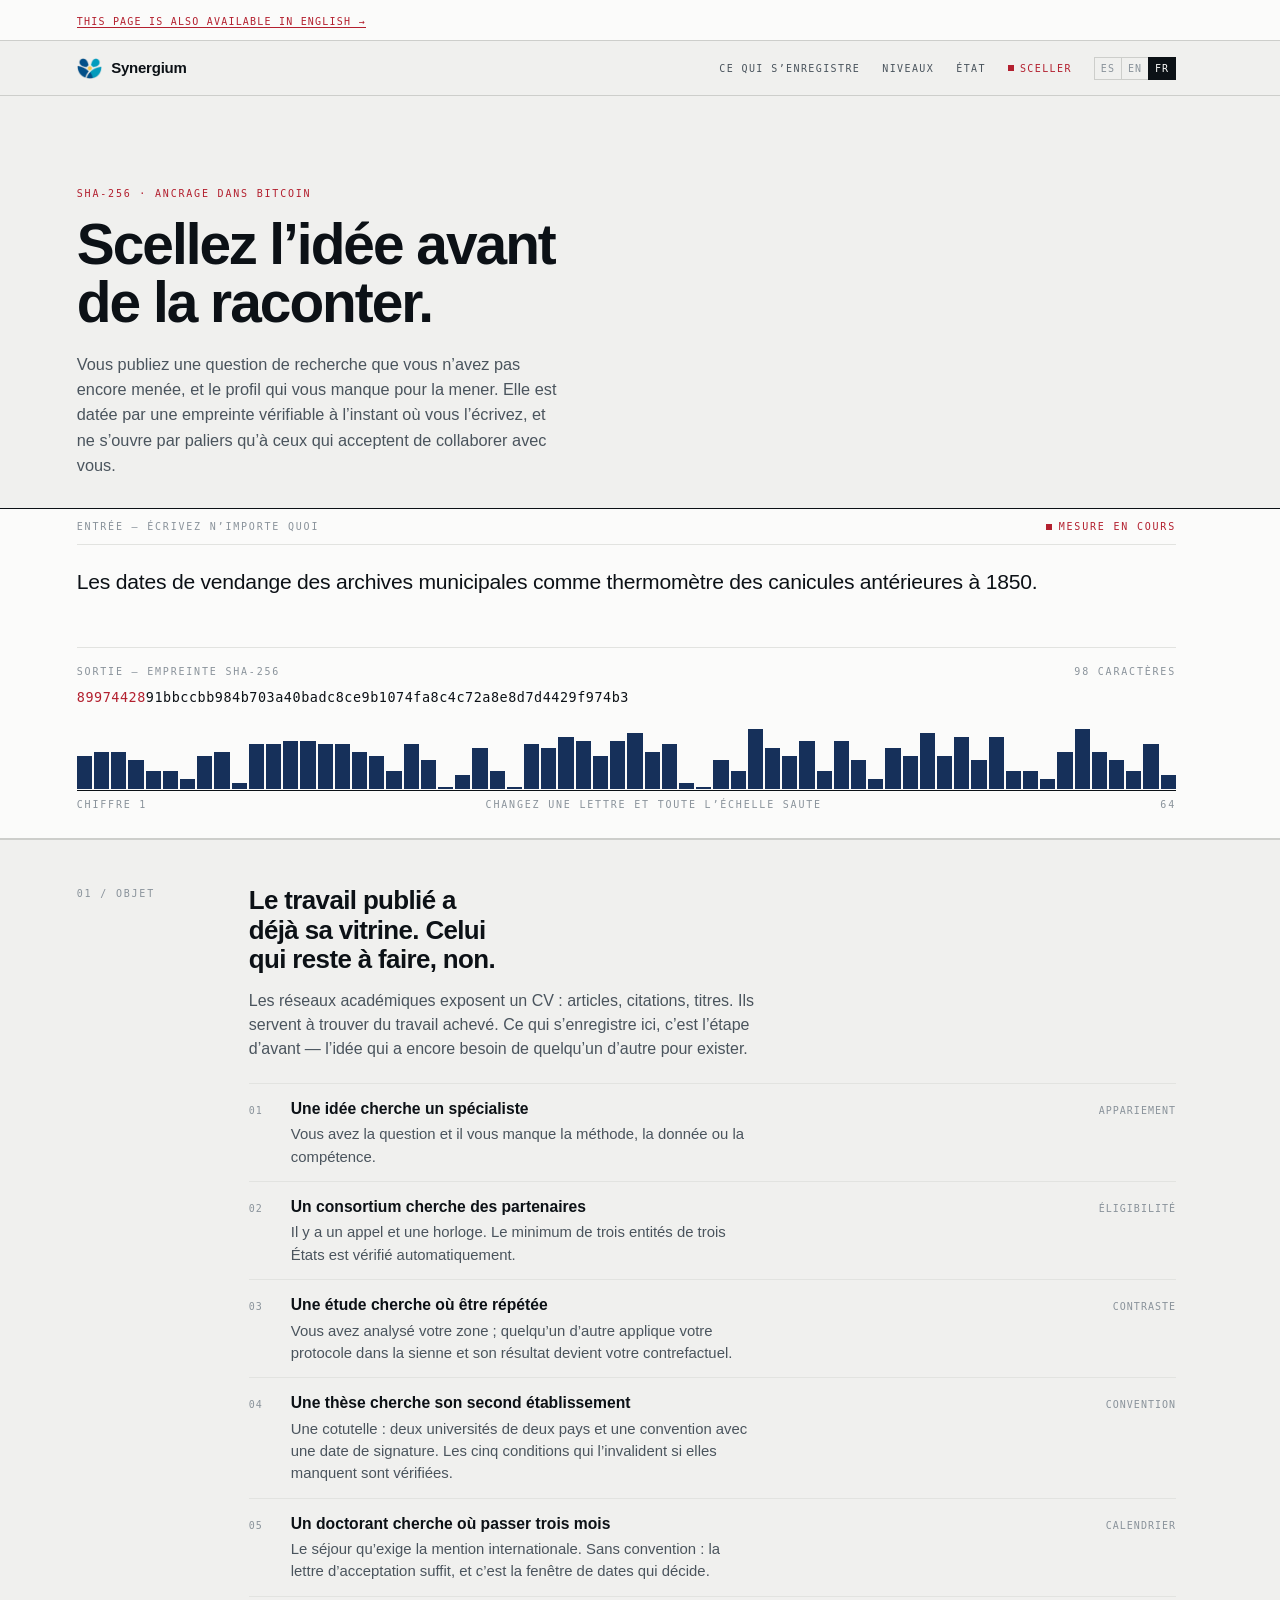
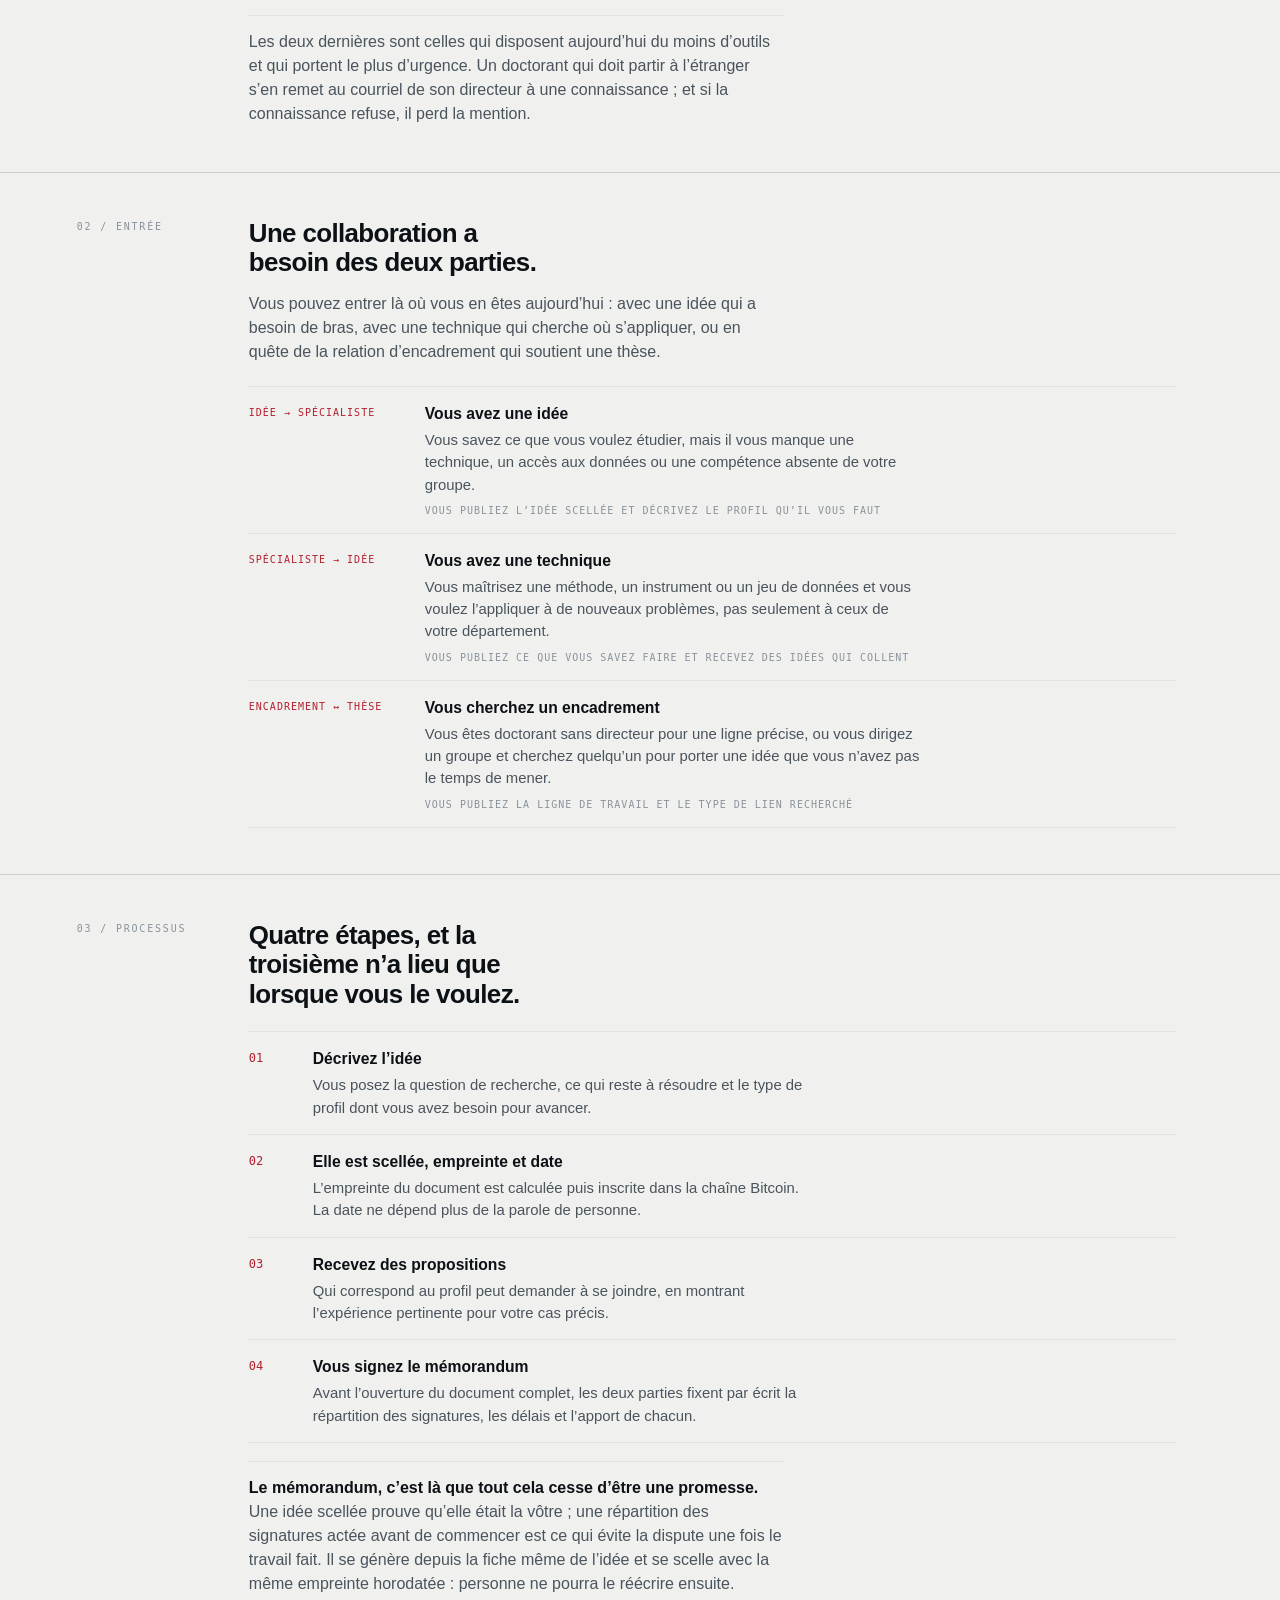
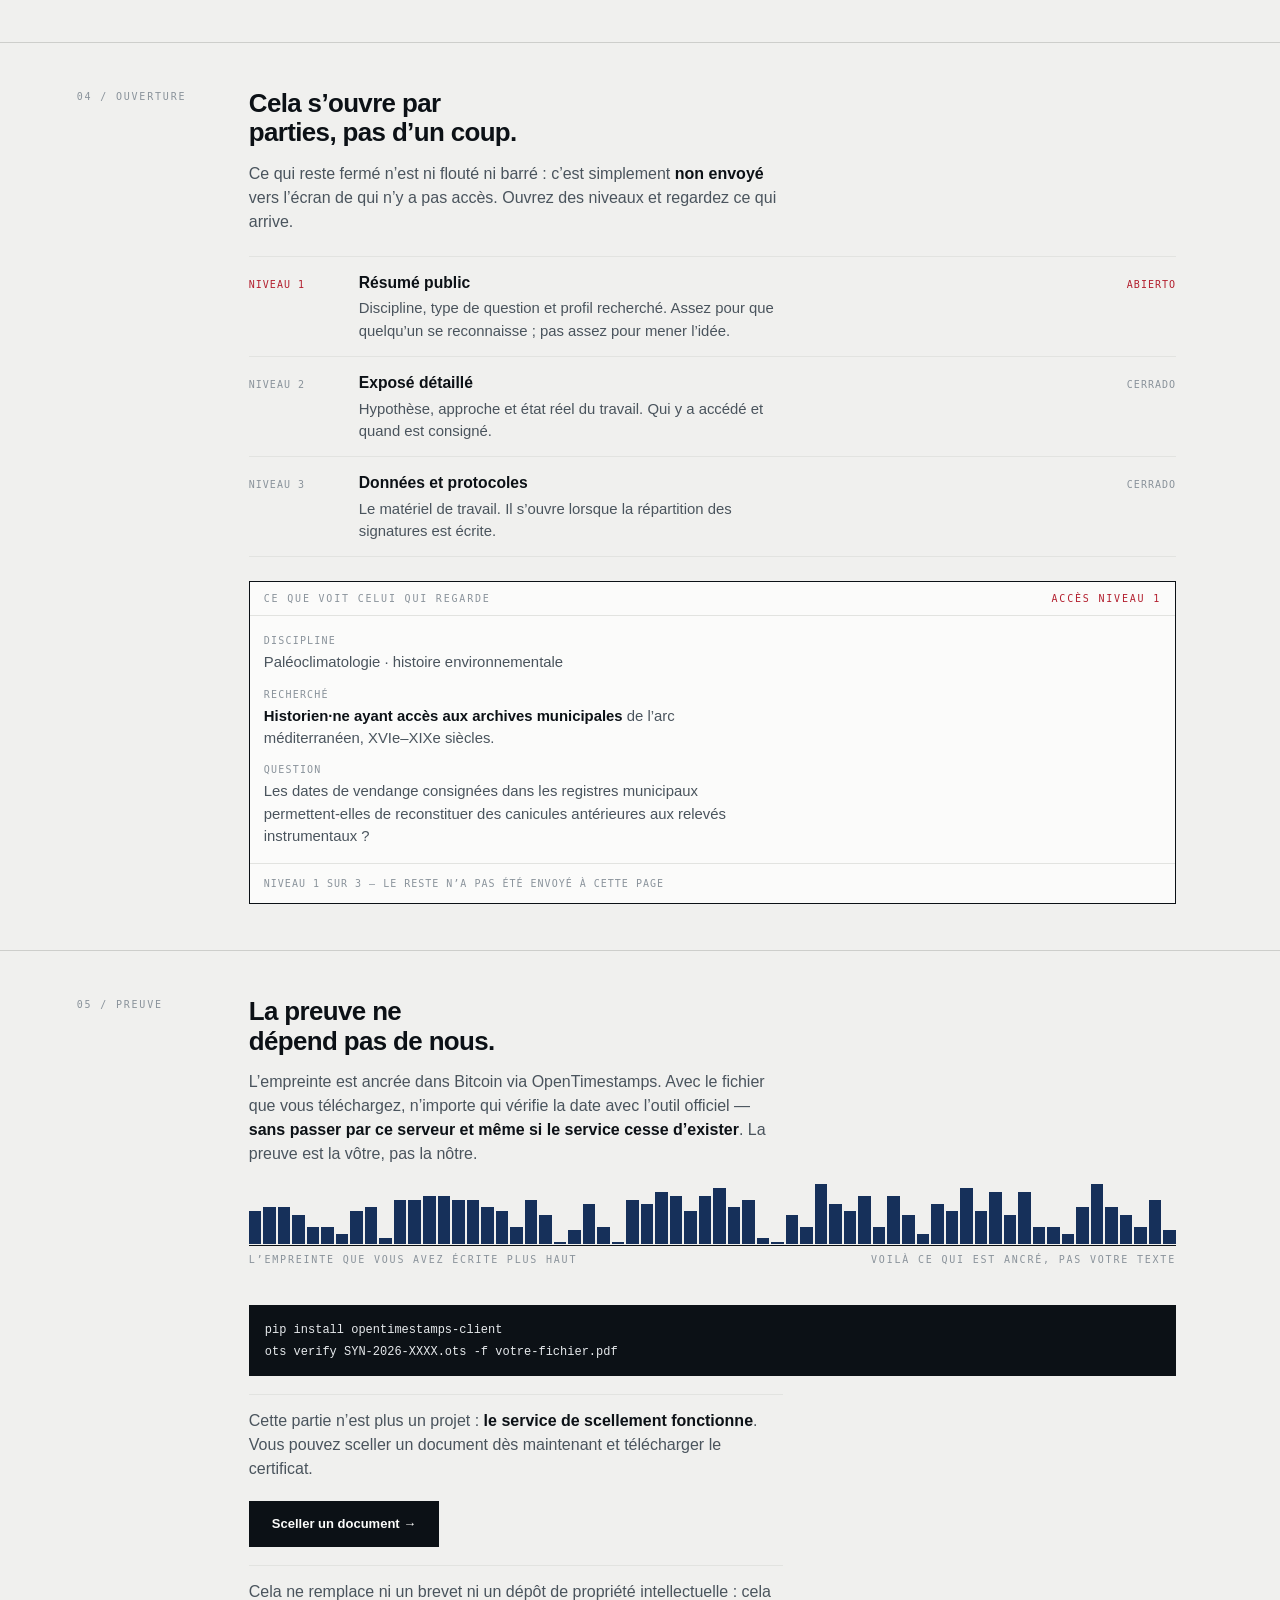
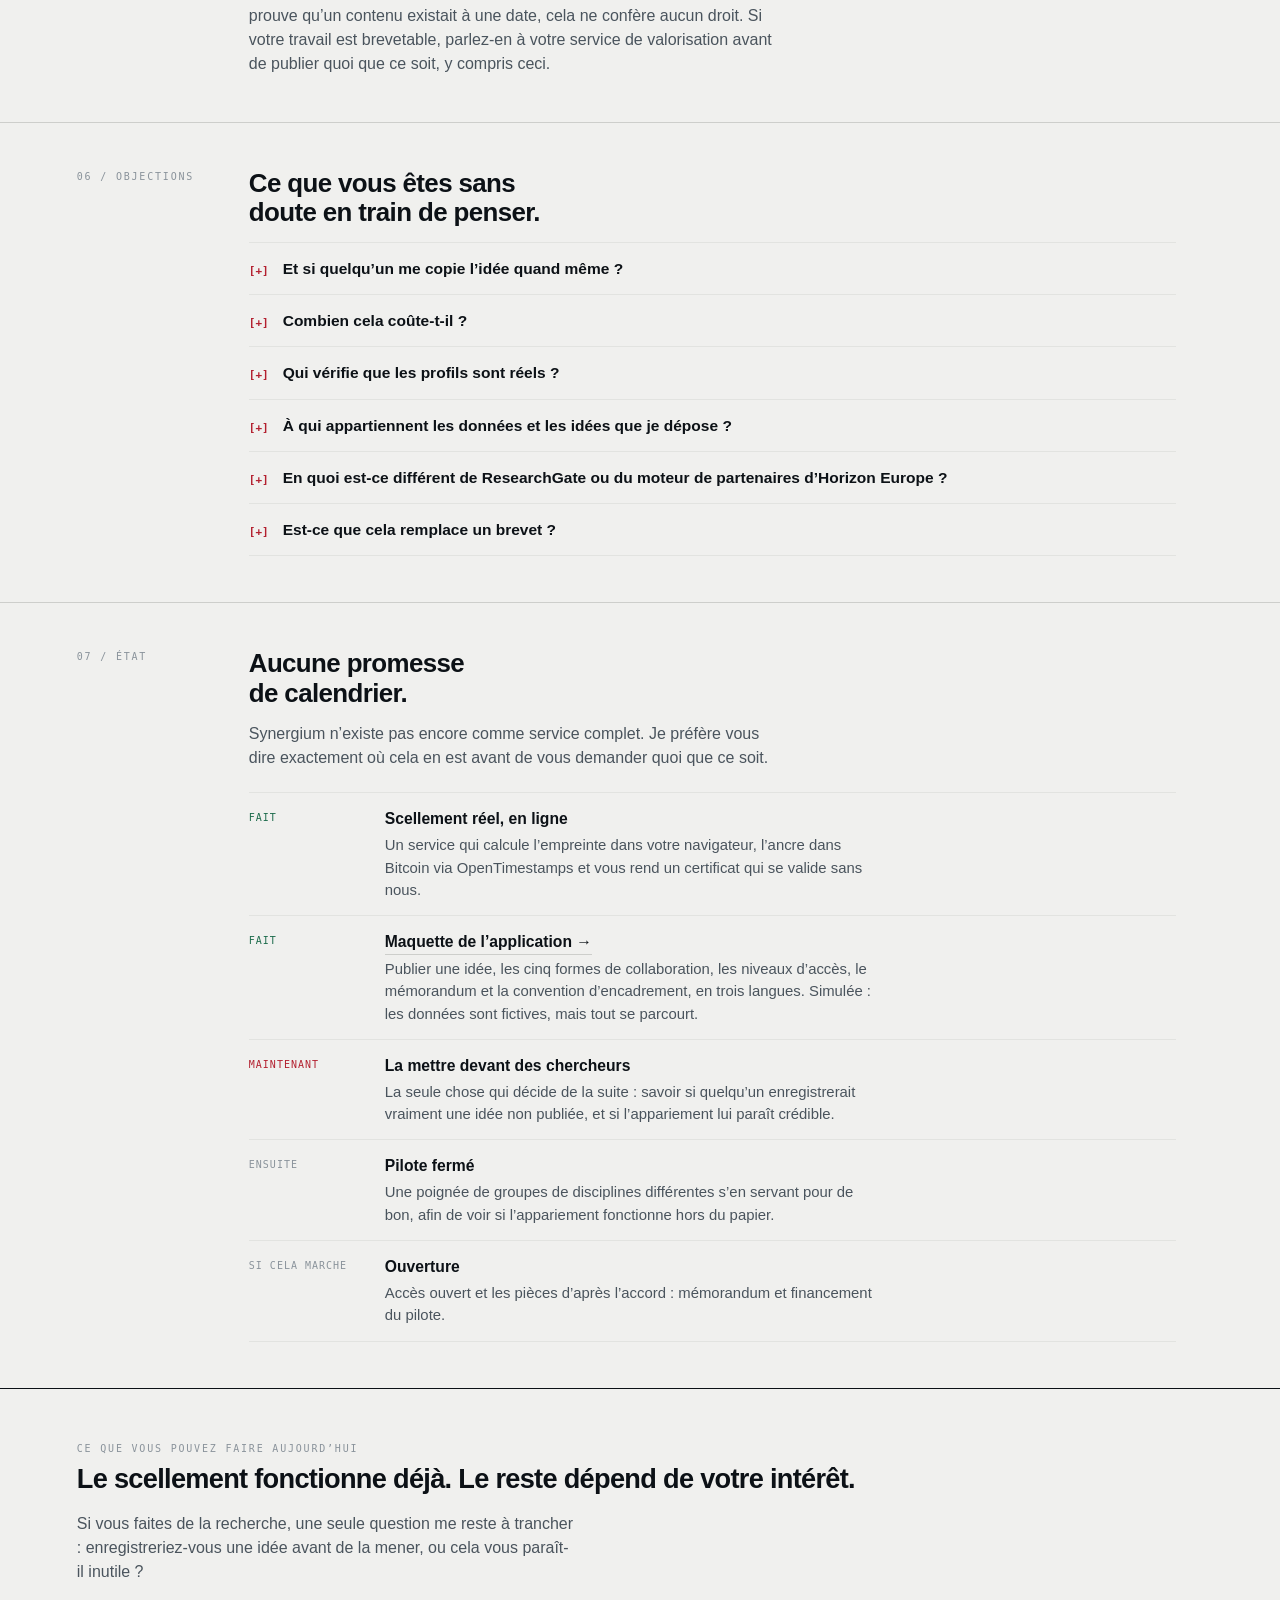
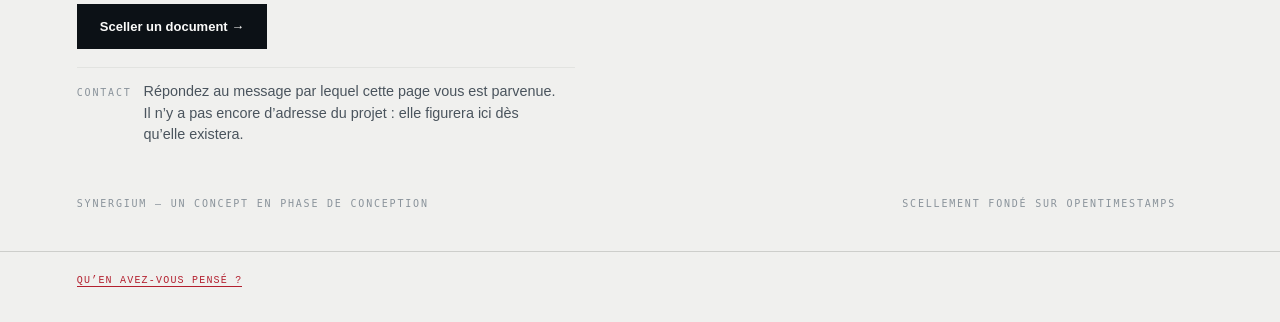
<file: static/proyecto.fr.html>
<!doctype html>
<html lang="fr">
<head>
<meta charset="utf-8">
<meta name="viewport" content="width=device-width, initial-scale=1">
<title>Synergium — Sella la idea antes de contarla</title>
<style>
  /* ═══════════════════════════════════════════════════════════════
     Instrumento de medida, no folleto.

     Prohibiciones que se respetan en todo el fichero, porque son el
     vocabulario donde se agolpa el diseño automático:
       · Ningún border-radius. Nada redondeado.
       · Ninguna sombra. La profundidad sale del filete y del valor.
       · Ninguna tarjeta. Los bloques se delimitan con reglas.
       · Ningún degradado.
     La retícula manda: todo cuelga de un mismo filo izquierdo.

     Un solo tema, a propósito: esto es un panel iluminado, y la
     herramienta de sellado es igual. Se declara color-scheme para que
     los controles nativos no se oscurezcan por su cuenta.
     ═══════════════════════════════════════════════════════════════ */

  :root {
    color-scheme: light;

    --bg:      #f0f0ee;
    --panel:   #fbfbfa;
    --ink:     #0c1116;
    --ink-2:   #4a545d;
    --ink-3:   #8a939b;
    --rule:    #cdcecb;
    --rule-2:  #e2e3e0;
    --signal:  #b3202f;   /* rojo de señal: alarma, medida, atención */
    --signal-2:#f2dfe1;
    --live:    #16305a;   /* azul del instrumento, secundario */
    --ok:      #1c6b4b;

    --grot: "Helvetica Neue", Helvetica, Arimo, "Liberation Sans", Arial, sans-serif;
    --mono: "SF Mono", SFMono-Regular, Menlo, Consolas, "DejaVu Sans Mono", "Courier New", monospace;

    --rail: clamp(18px, 6vw, 92px);
  }

  @media (prefers-contrast: more) {
    :root { --rule: #9aa0a4; --rule-2: #b8bdc0; --ink-3: #5d666e; }
  }

  *, *::before, *::after { box-sizing: border-box; border-radius: 0 !important; }

  html { scroll-behavior: smooth; }
  @media (prefers-reduced-motion: reduce) { html { scroll-behavior: auto; } }

  body {
    margin: 0;
    background: var(--bg);
    color: var(--ink);
    font-family: var(--grot);
    font-size: 16px;
    line-height: 1.5;
    -webkit-font-smoothing: antialiased;
    font-synthesis: none;
  }

  img { max-width: 100%; display: block; }
  p { margin: 0; }
  a { color: var(--signal); }
  :focus-visible { outline: 2px solid var(--signal); outline-offset: 2px; }

  .rail { padding-left: var(--rail); padding-right: clamp(18px, 5vw, 72px); max-width: 1240px; }

  /* Etiqueta de instrumento: pequeña, monoespaciada, muy espaciada. */
  .tag {
    font-family: var(--mono); font-size: 10px; letter-spacing: 0.18em;
    text-transform: uppercase; color: var(--ink-3);
  }
  .tag.sig { color: var(--signal); }
  .tag.ok  { color: var(--ok); }

  /* ── Barra superior ─────────────────────────────────────────────── */
  header {
    position: sticky; top: 0; z-index: 30;
    background: color-mix(in srgb, var(--bg) 90%, transparent);
    backdrop-filter: blur(14px);
    -webkit-backdrop-filter: blur(14px);
    border-bottom: 1px solid var(--rule);
  }
  header .rail {
    display: flex; align-items: center; justify-content: space-between;
    gap: 18px; height: 54px;
  }
  .mark { display: flex; align-items: center; gap: 9px; }
  .mark img { height: 21px; width: auto; }
  .mark b { font-size: 15px; font-weight: 700; letter-spacing: -0.015em; }
  header nav { display: flex; gap: 22px; align-items: center; }
  header nav a {
    font-family: var(--mono); font-size: 10px; letter-spacing: 0.14em;
    text-transform: uppercase; color: var(--ink-2); text-decoration: none;
  }
  header nav a:hover { color: var(--signal); }
  header nav a.live { color: var(--signal); display: inline-flex; align-items: center; gap: 6px; }
  /* Selector de idioma: tres rótulos unidos, como en la carátula. */
  .langs { display: inline-flex; align-items: center; }
  .langs a {
    font-family: var(--mono); font-size: 10px; letter-spacing: 0.1em;
    color: var(--ink-3); text-decoration: none; padding: 3px 6px;
    border: 1px solid var(--rule); margin-left: -1px;
  }
  .langs a:first-child { margin-left: 0; }
  .langs a:hover { color: var(--signal); border-color: var(--signal); position: relative; z-index: 1; }
  .langs a.on { background: var(--ink); border-color: var(--ink); color: var(--panel); position: relative; z-index: 2; }
  /* Aviso de que existe tu idioma. No redirige: quien comparte el enlace
     tiene que poder fiarse de que el otro ve lo mismo. */
  .lang-hint {
    border-bottom: 1px solid var(--rule); background: var(--panel);
    padding: 8px var(--rail);
  }
  .lang-hint a {
    font-family: var(--mono); font-size: 10px; letter-spacing: 0.12em;
    text-transform: uppercase; color: var(--signal); text-decoration: none;
    border-bottom: 1px solid var(--signal);
  }
  .lang-hint a:hover { color: var(--ink); border-bottom-color: var(--ink); }
  header nav a.live::before { content: ""; width: 6px; height: 6px; background: var(--signal); flex: none; }
  @media (max-width: 760px) { header nav a.hide-s { display: none; } }

  /* ── Titular ────────────────────────────────────────────────────── */
  .head { padding: clamp(46px, 8vw, 84px) 0 30px; }
  h1 {
    margin: 12px 0 0;
    font-size: clamp(2.1rem, 5.2vw, 3.55rem);
    line-height: 1.02;
    letter-spacing: -0.035em;   /* tracking negativo: obligatorio a este tamaño */
    font-weight: 700;
    max-width: 17ch;
    text-wrap: balance;
  }
  .head .sub {
    margin-top: 20px; max-width: 54ch; font-size: 1.02rem; color: var(--ink-2);
    line-height: 1.55;
  }

  /* ── El instrumento ─────────────────────────────────────────────── */
  .rig { border-top: 1px solid var(--ink); border-bottom: 1px solid var(--rule); background: var(--panel); }
  .rig-in { padding-top: 0; padding-bottom: 0; }

  .rig-bar {
    display: flex; align-items: center; justify-content: space-between;
    gap: 14px; flex-wrap: wrap;
    padding: 10px 0; border-bottom: 1px solid var(--rule-2);
  }
  .lamp { display: inline-flex; align-items: center; gap: 7px; }
  .lamp i { width: 6px; height: 6px; background: var(--signal); display: block; }
  @media (prefers-reduced-motion: no-preference) {
    .lamp i { animation: pulse 2.2s steps(1) infinite; }
  }
  @keyframes pulse { 0%, 50% { opacity: 1 } 51%, 100% { opacity: .25 } }

  #src {
    display: block; width: 100%; border: none; outline: none; resize: none;
    background: transparent; color: var(--ink);
    font-family: var(--grot); font-size: clamp(1rem, 1.4vw + .6rem, 1.32rem);
    line-height: 1.42; letter-spacing: -0.011em;
    padding: 22px 0 20px; min-height: 88px;
  }
  #src::placeholder { color: var(--ink-3); }

  /* Lectura: el valor grande, la etiqueta diminuta. Como un panel. */
  .read { border-top: 1px solid var(--rule-2); padding: 16px 0 4px; }
  .read-top { display: flex; align-items: baseline; justify-content: space-between; gap: 12px; flex-wrap: wrap; }
  #hash {
    font-family: var(--mono);
    font-size: clamp(.66rem, 1.15vw + .34rem, .84rem);
    line-height: 1.85; letter-spacing: 0.04em;
    word-break: break-all; color: var(--ink);
    margin-top: 7px;
  }
  #hash b { color: var(--signal); font-weight: inherit; }

  /* LA PIEZA: los 64 dígitos como escala de barras.
     Cambia una letra del texto y salta la escala entera. */
  .scale {
    display: flex; align-items: flex-end; gap: 2px;
    height: 62px; margin: 18px 0 0; padding-bottom: 1px;
    border-bottom: 1px solid var(--ink);
  }
  .scale i {
    display: block; flex: 1 1 0; min-width: 0;
    background: var(--live); height: 4%;
  }
  @media (prefers-reduced-motion: no-preference) {
    .scale i { transition: height .28s cubic-bezier(.2,.8,.25,1); }
  }
  .scale-legend {
    display: flex; justify-content: space-between; gap: 12px;
    padding: 6px 0 22px;
  }
  .scale-legend .mid { text-align: center; }
  @media (max-width: 560px) { .scale-legend .mid { display: none; } }

  /* ── Bloques de texto ───────────────────────────────────────────── */
  .block { padding: 46px 0; border-top: 1px solid var(--rule); }
  .block-in { display: grid; grid-template-columns: 132px minmax(0, 1fr); gap: 0 40px; }
  /* minmax(0,1fr) y no 1fr: una pista «1fr» toma como mínimo el min-content
     de su contenido, y el <pre> del comando ots no parte línea — eso ensanchaba
     la columna y sacaba la página 12px por el lado en móvil. */
  @media (max-width: 820px) { .block-in { grid-template-columns: minmax(0, 1fr); gap: 14px; } }
  .block h2 {
    margin: 0 0 14px; font-size: clamp(1.22rem, 1.8vw + .55rem, 1.62rem);
    letter-spacing: -0.024em; line-height: 1.14; font-weight: 700; max-width: 24ch;
    text-wrap: balance;
  }
  .block p { max-width: 60ch; color: var(--ink-2); }
  .block p + p { margin-top: 12px; }
  .block strong { color: var(--ink); font-weight: 600; }
  .note { margin-top: 18px; padding-top: 14px; border-top: 1px solid var(--rule-2); }

  /* Filas: sustituyen a cualquier rejilla de tarjetas. */
  .rows { margin: 22px 0 0; border-top: 1px solid var(--rule-2); }
  .row {
    display: grid; grid-template-columns: 26px minmax(0, 1fr) auto;
    gap: 0 16px; align-items: baseline;
    padding: 13px 0; border-bottom: 1px solid var(--rule-2);
  }
  @media (max-width: 620px) { .row { grid-template-columns: 26px minmax(0,1fr); } .row .meta { grid-column: 2; padding-top: 4px; } }
  .row .k { font-family: var(--mono); font-size: 10px; color: var(--ink-3); letter-spacing: .1em; }
  .row .t { font-weight: 600; font-size: .98rem; }
  .row .t span { display: block; font-weight: 400; color: var(--ink-2); font-size: .93rem; margin-top: 3px; max-width: 56ch; }
  .row .meta { font-family: var(--mono); font-size: 10px; letter-spacing: .1em; text-transform: uppercase; color: var(--ink-3); }

  /* Las puertas de entrada no son una secuencia: se rotulan por el
     sentido del intercambio, no con 01 / 02 / 03. */
  .doors { margin: 22px 0 0; border-top: 1px solid var(--rule-2); }
  .door {
    display: grid; grid-template-columns: 152px minmax(0, 1fr);
    gap: 0 24px; padding: 15px 0; border-bottom: 1px solid var(--rule-2);
  }
  @media (max-width: 700px) { .door { grid-template-columns: 1fr; gap: 6px; } }
  .door .way { font-family: var(--mono); font-size: 10px; letter-spacing: .1em; text-transform: uppercase; color: var(--signal); padding-top: 3px; }
  .door .n { font-weight: 600; font-size: .98rem; }
  .door p { font-size: .93rem; margin-top: 3px; }
  .door .do { display: block; font-family: var(--mono); font-size: 10px; letter-spacing: .1em; text-transform: uppercase; color: var(--ink-3); margin-top: 7px; }

  /* Los pasos sí son una secuencia: aquí el número dice algo cierto. */
  .steps { margin: 22px 0 0; border-top: 1px solid var(--rule-2); counter-reset: s; }
  .step {
    display: grid; grid-template-columns: 44px minmax(0, 1fr);
    gap: 0 20px; padding: 15px 0; border-bottom: 1px solid var(--rule-2);
  }
  .step::before {
    counter-increment: s; content: counter(s, decimal-leading-zero);
    font-family: var(--mono); font-size: 12px; color: var(--signal);
    font-variant-numeric: tabular-nums; padding-top: 2px;
  }
  .step .n { font-weight: 600; font-size: .98rem; }
  .step p { font-size: .93rem; margin-top: 3px; }

  /* ── Apertura por niveles: se opera, no se lee ───────────────────── */
  .gate { margin: 22px 0 0; border-top: 1px solid var(--rule-2); }
  .gate button {
    display: grid; grid-template-columns: 92px minmax(0,1fr) auto;
    gap: 0 18px; align-items: baseline; width: 100%; text-align: left;
    padding: 14px 0; border: none; border-bottom: 1px solid var(--rule-2);
    background: transparent; font: inherit; color: inherit; cursor: pointer;
    transition: background .12s linear;
  }
  .gate button:hover { background: var(--signal-2); }
  @media (max-width: 620px) {
    .gate button { grid-template-columns: 1fr auto; }
    .gate .lvl { grid-column: 1 / -1; }
  }
  .gate .lvl { font-family: var(--mono); font-size: 10px; letter-spacing: .1em; text-transform: uppercase; color: var(--ink-3); }
  .gate .n { font-weight: 600; font-size: .98rem; }
  .gate .n span { display: block; font-weight: 400; color: var(--ink-2); font-size: .93rem; margin-top: 3px; max-width: 52ch; }
  .gate .st { font-family: var(--mono); font-size: 10px; letter-spacing: .1em; text-transform: uppercase; color: var(--ink-3); }
  .gate [aria-pressed="true"] .lvl,
  .gate [aria-pressed="true"] .st { color: var(--signal); }

  /* La pantalla del que mira: lo cerrado no está borroso, no está. */
  .screen { margin-top: 24px; border: 1px solid var(--ink); background: var(--panel); }
  .screen-bar {
    display: flex; align-items: center; justify-content: space-between;
    gap: 12px; flex-wrap: wrap;
    padding: 9px 14px; border-bottom: 1px solid var(--rule-2);
  }
  .screen-body { padding: 4px 14px 16px; }
  .screen-body dl { margin: 0; }
  .screen-body dt {
    font-family: var(--mono); font-size: 10px; letter-spacing: .12em;
    text-transform: uppercase; color: var(--ink-3); padding-top: 13px;
  }
  .screen-body dd { margin: 3px 0 0; font-size: .93rem; color: var(--ink-2); max-width: 58ch; }
  .screen-body dd b { color: var(--ink); font-weight: 600; }
  .screen-foot {
    padding: 12px 14px; border-top: 1px solid var(--rule-2);
    font-family: var(--mono); font-size: 10px; letter-spacing: .1em;
    text-transform: uppercase; color: var(--ink-3);
  }

  /* ── Botón / enlace de acción ───────────────────────────────────── */
  .go {
    display: inline-block; margin-top: 20px;
    border: 1px solid var(--ink); background: var(--ink); color: var(--panel);
    font-family: var(--grot); font-size: 13px; font-weight: 700;
    padding: 12px 22px; text-decoration: none;
    transition: background .12s linear;
  }
  .go:hover { background: var(--signal); border-color: var(--signal); color: var(--panel); }
  .go:active { transform: translateY(1px); }

  pre {
    margin: 16px 0 0; padding: 14px 16px; overflow-x: auto;
    background: var(--ink); color: #e6e9ec;
    font-family: var(--mono); font-size: 12px; line-height: 1.7;
  }
  :not(pre) > code { font-family: var(--mono); font-size: .85em; }

  /* Preguntas */
  .q details { border-bottom: 1px solid var(--rule-2); }
  .q details:first-of-type { border-top: 1px solid var(--rule-2); }
  .q summary {
    list-style: none; cursor: pointer; padding: 14px 0;
    font-weight: 600; font-size: .97rem;
    display: flex; gap: 14px; align-items: baseline;
  }
  .q summary::-webkit-details-marker { display: none; }
  .q summary::before { content: "[+]"; font-family: var(--mono); font-size: 11px; color: var(--signal); flex-shrink: 0; }
  .q details[open] summary::before { content: "[−]"; }
  .q .a { padding: 0 0 16px 32px; max-width: 62ch; }
  .q .a p { font-size: .93rem; }
  .q .a p + p { margin-top: 10px; }

  /* Estado: una línea de tiempo con estado real, no una promesa */
  .plan { margin: 22px 0 0; border-top: 1px solid var(--rule-2); }
  .plan > div {
    display: grid; grid-template-columns: 116px minmax(0,1fr);
    gap: 0 20px; padding: 14px 0; border-bottom: 1px solid var(--rule-2);
  }
  @media (max-width: 620px) { .plan > div { grid-template-columns: 1fr; gap: 5px; } }
  .plan .when { font-family: var(--mono); font-size: 10px; letter-spacing: .1em; text-transform: uppercase; color: var(--ink-3); padding-top: 3px; }
  .plan .done .when { color: var(--ok); }
  .plan .now .when { color: var(--signal); }
  .plan .n { font-weight: 600; font-size: .98rem; }
  /* Las filas ya hechas se pueden abrir: el enlace no grita, subraya al pasar. */
  a.n { display: inline-block; color: var(--ink); text-decoration: none; border-bottom: 1px solid var(--rule); }
  a.n:hover { color: var(--signal); border-bottom-color: var(--signal); }
  .plan p { font-size: .93rem; margin-top: 3px; }

  /* Cierre */
  .end { padding: 46px 0 30px; border-top: 1px solid var(--ink); }
  .end h2 { font-size: clamp(1.3rem, 2vw + .5rem, 1.7rem); letter-spacing: -.026em; margin: 0 0 12px; font-weight: 700; text-wrap: balance; }
  .end p { max-width: 56ch; color: var(--ink-2); }
  /* Dos acciones, y las dos hacen algo de verdad: una abre la herramienta,
     la otra abre el correo. No hay formulario porque no hay dónde guardarlo. */
  .acts { display: flex; gap: 10px; flex-wrap: wrap; }
  .go-2 { background: transparent; color: var(--ink); }
  .go-2:hover { background: var(--signal); border-color: var(--signal); color: var(--panel); }
  .addr {
    margin-top: 18px; padding-top: 13px; border-top: 1px solid var(--rule-2);
    display: flex; align-items: baseline; gap: 12px; flex-wrap: wrap;
  }
  .addr span:last-child { font-size: .9rem; color: var(--ink-2); max-width: 52ch; }
  .addr a {
    font-family: var(--mono); font-size: 13px; letter-spacing: .02em;
    color: var(--ink); text-decoration: none; border-bottom: 1px solid var(--rule);
  }
  .addr a:hover { color: var(--signal); border-bottom-color: var(--signal); }

  footer { padding: 20px 0 40px; }
  footer .rail { display: flex; justify-content: space-between; gap: 16px; flex-wrap: wrap; }

  .sr-only { position: absolute; width: 1px; height: 1px; padding: 0; margin: -1px; overflow: hidden; clip: rect(0 0 0 0); white-space: nowrap; border: 0; }
</style>
<style>
/* Panel de opiniones. Prefijo op- y estilos propios: las tres páginas tienen
   CSS distinto y esto tiene que verse igual en las nueve. */
.op-wrap { border-top: 1px solid #cdcecb; padding: 14px clamp(18px, 6vw, 84px) 34px;
  background: #f0f0ee; font-family: "Helvetica Neue", Helvetica, Arial, sans-serif; }
.op-abrir { background: transparent; border: none; padding: 0; cursor: pointer;
  font-family: ui-monospace, "SF Mono", Menlo, monospace; font-size: 10px;
  letter-spacing: .12em; text-transform: uppercase; color: #b3202f;
  border-bottom: 1px solid #b3202f; }
.op-abrir:hover { color: #0c1116; border-bottom-color: #0c1116; }
.op-abrir:disabled { color: #8a939b; border-bottom-color: transparent; cursor: default; }
.op-caja { max-width: 620px; margin-top: 16px; }
.op-q { margin: 0 0 10px; font-size: .95rem; font-weight: 700; color: #0c1116; }
.op-llamada { margin: 0 0 12px; font-size: .9rem; color: #4a545d; max-width: 56ch; }
.op-ops { display: flex; flex-wrap: wrap; gap: 0; margin-bottom: 14px; }
.op-r { background: transparent; border: 1px solid #cdcecb; margin-left: -1px;
  padding: 7px 14px; cursor: pointer; font: inherit; font-size: .86rem; color: #4a545d; }
.op-r:first-child { margin-left: 0; }
.op-r:hover { border-color: #b3202f; color: #b3202f; position: relative; z-index: 1; }
.op-r[aria-pressed="true"] { background: #0c1116; border-color: #0c1116; color: #fbfbfa;
  position: relative; z-index: 2; }
.op-caja textarea, .op-caja input { display: block; width: 100%; box-sizing: border-box;
  background: transparent; border: none; border-bottom: 1px solid #d8d9d6; outline: none;
  font: inherit; font-size: .95rem; color: #0c1116; padding: 10px 0; margin-bottom: 4px; }
.op-caja textarea { resize: vertical; }
.op-caja textarea:focus, .op-caja input:focus { border-bottom: 2px solid #b3202f; }
.op-caja ::placeholder { color: #8a939b; }
.op-aviso { margin: 12px 0 0; font-size: .8rem; color: #8a939b; max-width: 56ch; }
.op-pie { display: flex; align-items: center; gap: 14px; flex-wrap: wrap; margin-top: 14px; }
.op-enviar { background: #0c1116; border: 1px solid #0c1116; color: #fbfbfa; cursor: pointer;
  font: inherit; font-size: .82rem; font-weight: 700; padding: 10px 20px; }
.op-enviar:hover { background: #b3202f; border-color: #b3202f; }
.op-msg { font-family: ui-monospace, "SF Mono", Menlo, monospace; font-size: 11px;
  letter-spacing: .08em; color: #4a545d; }
.op-sr { position: absolute; width: 1px; height: 1px; overflow: hidden;
  clip: rect(0 0 0 0); white-space: nowrap; }
*, *::before, *::after { }
</style>

</head>
<body>
<div class="lang-hint" id="lang-hint" hidden><a id="lang-hint-a" href="#"></a></div>
<script>(function(){var otros={"es": "/proyecto", "en": "/proyecto/en"},textos={"es": "Esta p\u00e1gina tambi\u00e9n est\u00e1 en espa\u00f1ol", "en": "This page is also available in English", "fr": "Cette page existe aussi en fran\u00e7ais"};var n=(navigator.language||'').slice(0,2).toLowerCase();if(!otros[n])return;var a=document.getElementById('lang-hint-a');a.href=otros[n];a.textContent=textos[n]+' →';document.getElementById('lang-hint').hidden=false;})();</script>
<header>
  <div class="rail">
    <div class="mark"><img src="[data-uri]" alt=""><b>Synergium</b></div>
    <nav>
      <a href="#objeto" class="hide-s">Ce qui s’enregistre</a>
      <a href="#apertura" class="hide-s">Niveaux</a>
      <a href="#estado" class="hide-s">État</a>
      <a class="live" href="/">Sceller</a>
    <span class="langs" aria-label="Idioma"><a href="/proyecto">ES</a><a href="/proyecto/en">EN</a><a href="/proyecto/fr" class="on">FR</a></span></nav>
  </div>
</header>

<section class="head">
  <div class="rail">
    <span class="tag sig">SHA-256 · ancrage dans Bitcoin</span>
    <h1>Scellez l’idée avant de la raconter.</h1>
    <p class="sub">
      Vous publiez une question de recherche que vous n’avez pas encore menée, et le profil qui vous manque pour la mener. Elle est datée par une empreinte vérifiable à l’instant où vous l’écrivez, et ne s’ouvre par paliers qu’à ceux qui acceptent de collaborer avec vous.
    </p>
  </div>
</section>

<!-- ══ El instrumento ══ -->
<section class="rig" id="prueba">
  <div class="rail rig-in">
    <div class="rig-bar">
      <span class="tag">Entrée — écrivez n’importe quoi</span>
      <span class="tag sig lamp"><i></i>mesure en cours</span>
    </div>

    <label class="sr-only" for="src">Texte à sceller</label>
    <textarea id="src" rows="2" spellcheck="false"
      placeholder="Nada de lo que escribas sale de este navegador…"></textarea>

    <div class="read">
      <div class="read-top">
        <span class="tag">Sortie — empreinte SHA-256</span>
        <span class="tag" id="len">0 caractère</span>
      </div>
      <div id="hash" aria-live="off"></div>
      <div class="scale" id="scale" role="img" aria-label="Representación gráfica de la huella"></div>
      <div class="scale-legend">
        <span class="tag">chiffre 1</span>
        <span class="tag mid">changez une lettre et toute l’échelle saute</span>
        <span class="tag">64</span>
      </div>
    </div>
  </div>
</section>

<!-- ══ Qué registra ══ -->
<section class="block" id="objeto">
  <div class="rail block-in">
    <span class="tag">01 / Objet</span>
    <div>
      <h2>Le travail publié a déjà sa vitrine. Celui qui reste à faire, non.</h2>
      <p>
        Les réseaux académiques exposent un CV : articles, citations, titres. Ils servent à trouver du travail achevé. Ce qui s’enregistre ici, c’est l’étape d’avant — l’idée qui a encore besoin de quelqu’un d’autre pour exister.
      </p>

      <div class="rows">
        <div class="row">
          <span class="k">01</span>
          <span class="t">Une idée cherche un spécialiste
            <span>Vous avez la question et il vous manque la méthode, la donnée ou la compétence.</span></span>
          <span class="meta">appariement</span>
        </div>
        <div class="row">
          <span class="k">02</span>
          <span class="t">Un consortium cherche des partenaires
            <span>Il y a un appel et une horloge. Le minimum de trois entités de trois États est vérifié automatiquement.</span></span>
          <span class="meta">éligibilité</span>
        </div>
        <div class="row">
          <span class="k">03</span>
          <span class="t">Une étude cherche où être répétée
            <span>Vous avez analysé votre zone ; quelqu’un d’autre applique votre protocole dans la sienne et son résultat devient votre contrefactuel.</span></span>
          <span class="meta">contraste</span>
        </div>
        <div class="row">
          <span class="k">04</span>
          <span class="t">Une thèse cherche son second établissement
            <span>Une cotutelle : deux universités de deux pays et une convention avec une date de signature. Les cinq conditions qui l’invalident si elles manquent sont vérifiées.</span></span>
          <span class="meta">convention</span>
        </div>
        <div class="row">
          <span class="k">05</span>
          <span class="t">Un doctorant cherche où passer trois mois
            <span>Le séjour qu’exige la mention internationale. Sans convention : la lettre d’acceptation suffit, et c’est la fenêtre de dates qui décide.</span></span>
          <span class="meta">calendrier</span>
        </div>
      </div>

      <p class="note">
        Les deux dernières sont celles qui disposent aujourd’hui du moins d’outils et qui portent le plus d’urgence. Un doctorant qui doit partir à l’étranger s’en remet au courriel de son directeur à une connaissance ; et si la connaissance refuse, il perd la mention.
      </p>
    </div>
  </div>
</section>

<!-- ══ Puertas de entrada ══ -->
<section class="block" id="entrada">
  <div class="rail block-in">
    <span class="tag">02 / Entrée</span>
    <div>
      <h2>Une collaboration a besoin des deux parties.</h2>
      <p>
        Vous pouvez entrer là où vous en êtes aujourd’hui : avec une idée qui a besoin de bras, avec une technique qui cherche où s’appliquer, ou en quête de la relation d’encadrement qui soutient une thèse.
      </p>

      <div class="doors">
        <div class="door">
          <span class="way">Idée → spécialiste</span>
          <div>
            <span class="n">Vous avez une idée</span>
            <p>Vous savez ce que vous voulez étudier, mais il vous manque une technique, un accès aux données ou une compétence absente de votre groupe.</p>
            <span class="do">Vous publiez l’idée scellée et décrivez le profil qu’il vous faut</span>
          </div>
        </div>
        <div class="door">
          <span class="way">Spécialiste → idée</span>
          <div>
            <span class="n">Vous avez une technique</span>
            <p>Vous maîtrisez une méthode, un instrument ou un jeu de données et vous voulez l’appliquer à de nouveaux problèmes, pas seulement à ceux de votre département.</p>
            <span class="do">Vous publiez ce que vous savez faire et recevez des idées qui collent</span>
          </div>
        </div>
        <div class="door">
          <span class="way">Encadrement ↔ thèse</span>
          <div>
            <span class="n">Vous cherchez un encadrement</span>
            <p>Vous êtes doctorant sans directeur pour une ligne précise, ou vous dirigez un groupe et cherchez quelqu’un pour porter une idée que vous n’avez pas le temps de mener.</p>
            <span class="do">Vous publiez la ligne de travail et le type de lien recherché</span>
          </div>
        </div>
      </div>
    </div>
  </div>
</section>

<!-- ══ Proceso ══ -->
<section class="block" id="proceso">
  <div class="rail block-in">
    <span class="tag">03 / Processus</span>
    <div>
      <h2>Quatre étapes, et la troisième n’a lieu que lorsque vous le voulez.</h2>

      <div class="steps">
        <div class="step">
          <div>
            <span class="n">Décrivez l’idée</span>
            <p>Vous posez la question de recherche, ce qui reste à résoudre et le type de profil dont vous avez besoin pour avancer.</p>
          </div>
        </div>
        <div class="step">
          <div>
            <span class="n">Elle est scellée, empreinte et date</span>
            <p>L’empreinte du document est calculée puis inscrite dans la chaîne Bitcoin. La date ne dépend plus de la parole de personne.</p>
          </div>
        </div>
        <div class="step">
          <div>
            <span class="n">Recevez des propositions</span>
            <p>Qui correspond au profil peut demander à se joindre, en montrant l’expérience pertinente pour votre cas précis.</p>
          </div>
        </div>
        <div class="step">
          <div>
            <span class="n">Vous signez le mémorandum</span>
            <p>Avant l’ouverture du document complet, les deux parties fixent par écrit la répartition des signatures, les délais et l’apport de chacun.</p>
          </div>
        </div>
      </div>

      <p class="note">
        <strong>Le mémorandum, c’est là que tout cela cesse d’être une promesse.</strong> Une idée scellée prouve qu’elle était la vôtre ; une répartition des signatures actée avant de commencer est ce qui évite la dispute une fois le travail fait. Il se génère depuis la fiche même de l’idée et se scelle avec la même empreinte horodatée : personne ne pourra le réécrire ensuite.
      </p>
    </div>
  </div>
</section>

<!-- ══ Apertura por niveles ══ -->
<section class="block" id="apertura">
  <div class="rail block-in">
    <span class="tag">04 / Ouverture</span>
    <div>
      <h2>Cela s’ouvre par parties, pas d’un coup.</h2>
      <p>
        Ce qui reste fermé n’est ni flouté ni barré : c’est simplement <strong>non envoyé</strong> vers l’écran de qui n’y a pas accès. Ouvrez des niveaux et regardez ce qui arrive.
      </p>

      <div class="gate" id="gate"></div>

      <div class="screen">
        <div class="screen-bar">
          <span class="tag">Ce que voit celui qui regarde</span>
          <span class="tag sig" id="lvl-now">Accès niveau 1</span>
        </div>
        <div class="screen-body" id="screen" aria-live="polite"></div>
        <div class="screen-foot" id="screen-foot"></div>
      </div>
    </div>
  </div>
</section>

<!-- ══ Prueba ══ -->
<section class="block" id="fe">
  <div class="rail block-in">
    <span class="tag">05 / Preuve</span>
    <div>
      <h2>La preuve ne dépend pas de nous.</h2>
      <p>
        L’empreinte est ancrée dans Bitcoin via OpenTimestamps. Avec le fichier que vous téléchargez, n’importe qui vérifie la date avec l’outil officiel — <strong>sans passer par ce serveur et même si le service cesse d’exister</strong>. La preuve est la vôtre, pas la nôtre.
      </p>
      <div class="scale" role="img" aria-label="Representación gráfica de la huella"></div>
      <div class="scale-legend">
        <span class="tag">l’empreinte que vous avez écrite plus haut</span>
        <span class="tag">voilà ce qui est ancré, pas votre texte</span>
      </div>

      <pre><code>pip install opentimestamps-client
ots verify SYN-2026-XXXX.ots -f votre-fichier.pdf</code></pre>
      <p class="note">
        Cette partie n’est plus un projet : <strong>le service de scellement fonctionne</strong>. Vous pouvez sceller un document dès maintenant et télécharger le certificat.
      </p>
      <a class="go" href="/">Sceller un document →</a>
      <p class="note">
        Cela ne remplace ni un brevet ni un dépôt de propriété intellectuelle : cela prouve qu’un contenu existait à une date, cela ne confère aucun droit. Si votre travail est brevetable, parlez-en à votre service de valorisation avant de publier quoi que ce soit, y compris ceci.
      </p>
    </div>
  </div>
</section>

<!-- ══ Preguntas ══ -->
<section class="block" id="objeciones">
  <div class="rail block-in">
    <span class="tag">06 / Objections</span>
    <div class="q">
      <h2>Ce que vous êtes sans doute en train de penser.</h2>
      <details>
        <summary>Et si quelqu’un me copie l’idée quand même ?</summary>
        <div class="a">
          <p>Cela peut arriver, et il serait malhonnête de prétendre le contraire. Ce qui change, c’est votre position : il existe une empreinte antérieure et un registre de qui a accédé à chaque niveau. Vous passez de « ma parole contre la sienne » à une preuve technique et une liste d’accès.</p>
          <p>C’est pourquoi le matériel sensible ne s’ouvre qu’après signature du mémorandum : qui accède à vos données a déjà accepté par écrit une répartition des signatures.</p>
        </div>
      </details>
      <details>
        <summary>Combien cela coûte-t-il ?</summary>
        <div class="a">
          <p>Enregistrer des idées, les sceller, proposer votre spécialité et postuler à des collaborations sera gratuit pour les chercheurs : sans les deux côtés de la table, cela ne sert à rien.</p>
          <p>Le financement viendrait d’abonnements institutionnels pour les universités et les services de valorisation souhaitant gérer leurs propres appels, et d’une commission sur le financement du pilote. Jamais de la vente de données ni d’un paiement pour apparaître plus haut dans les résultats.</p>
        </div>
      </details>
      <details>
        <summary>Qui vérifie que les profils sont réels ?</summary>
        <div class="a">
          <p>ORCID et courriel institutionnel : des identifiants qui existent déjà et sont publics. Un profil non vérifié peut regarder, mais ne peut ni demander l’accès à un niveau détaillé ni signer un mémorandum.</p>
        </div>
      </details>
      <details>
        <summary>À qui appartiennent les données et les idées que je dépose ?</summary>
        <div class="a">
          <p>À vous. Synergium ne revendique aucun droit sur ce que vous publiez et ne s’en sert pour entraîner quoi que ce soit. Le certificat d’antériorité est ancré hors de la plateforme : si nous fermions un jour, votre preuve resterait vérifiable sans nous.</p>
        </div>
      </details>
      <details>
        <summary>En quoi est-ce différent de ResearchGate ou du moteur de partenaires d’Horizon Europe ?</summary>
        <div class="a">
          <p>ResearchGate est une vitrine de ce qui est déjà publié : cela sert à trouver du travail achevé, pas à lancer celui qui n’existe pas encore. Le moteur officiel d’Horizon Europe apparie des organisations pour des consortiums formels.</p>
          <p>Synergium travaille dans l’espace entre les deux : des personnes précises, avec une compétence précise, pour une idée qui n’a pas encore été menée. C’est l’étape informelle avant même qu’un consortium existe.</p>
        </div>
      </details>
      <details>
        <summary>Est-ce que cela remplace un brevet ?</summary>
        <div class="a">
          <p>Non, et il ne faut pas l’utiliser comme tel. C’est une preuve d’antériorité : elle démontre qu’un contenu existait à une date. Si votre travail est brevetable, parlez-en au service de valorisation de votre établissement avant de publier quoi que ce soit, ici compris.</p>
        </div>
      </details>
    </div>
  </div>
</section>

<!-- ══ Estado ══ -->
<section class="block" id="estado">
  <div class="rail block-in">
    <span class="tag">07 / État</span>
    <div>
      <h2>Aucune promesse de calendrier.</h2>
      <p>
        Synergium n’existe pas encore comme service complet. Je préfère vous dire exactement où cela en est avant de vous demander quoi que ce soit.
      </p>

      <div class="plan">
        <div class="done">
          <span class="when">Fait</span>
          <div>
            <span class="n">Scellement réel, en ligne</span>
            <p>Un service qui calcule l’empreinte dans votre navigateur, l’ancre dans Bitcoin via OpenTimestamps et vous rend un certificat qui se valide sans nous.</p>
          </div>
        </div>
        <div class="done">
          <span class="when">Fait</span>
          <div>
            <a class="n" href="/app">Maquette de l’application →</a>
            <p>Publier une idée, les cinq formes de collaboration, les niveaux d’accès, le mémorandum et la convention d’encadrement, en trois langues. Simulée : les données sont fictives, mais tout se parcourt.</p>
          </div>
        </div>
        <div class="now">
          <span class="when">Maintenant</span>
          <div>
            <span class="n">La mettre devant des chercheurs</span>
            <p>La seule chose qui décide de la suite : savoir si quelqu’un enregistrerait vraiment une idée non publiée, et si l’appariement lui paraît crédible.</p>
          </div>
        </div>
        <div>
          <span class="when">Ensuite</span>
          <div>
            <span class="n">Pilote fermé</span>
            <p>Une poignée de groupes de disciplines différentes s’en servant pour de bon, afin de voir si l’appariement fonctionne hors du papier.</p>
          </div>
        </div>
        <div>
          <span class="when">Si cela marche</span>
          <div>
            <span class="n">Ouverture</span>
            <p>Accès ouvert et les pièces d’après l’accord : mémorandum et financement du pilote.</p>
          </div>
        </div>
      </div>
    </div>
  </div>
</section>

<!-- ══ Cierre ══ -->
<section class="end" id="aviso">
  <div class="rail">
    <span class="tag">Ce que vous pouvez faire aujourd’hui</span>
    <h2>Le scellement fonctionne déjà. Le reste dépend de votre intérêt.</h2>
    <p>
      Si vous faites de la recherche, une seule question me reste à trancher : enregistreriez-vous une idée avant de la mener, ou cela vous paraît-il inutile ?
    </p>
    <div class="acts">
      <a class="go" href="/">Sceller un document →</a>
    </div>
    <p class="addr">
      <span class="tag">Contact</span>
      <span>Répondez au message par lequel cette page vous est parvenue. Il n’y a pas encore d’adresse du projet : elle figurera ici dès qu’elle existera.</span>
    </p>
  </div>
</section>

<footer>
  <div class="rail">
    <span class="tag">Synergium — un concept en phase de conception</span>
    <span class="tag">Scellement fondé sur OpenTimestamps</span>
  </div>
</footer>

<script>
(function () {
  'use strict';

  var $ = function (id) { return document.getElementById(id); };

  /* ═══ El instrumento: texto → huella → escala ═══════════════════ */
  var src = $('src'), out = $('hash'), len = $('len');
  var subtle = window.crypto && window.crypto.subtle;

  /* 64 barras por escala, una por dígito hexadecimal. Hay dos escalas en la
     página —la del titular y la de «la prueba no depende de nosotros»— y las
     dos dibujan LA MISMA huella: la que ha escrito quien está leyendo. Ahí
     abajo el argumento deja de ser abstracto, porque la huella es la suya. */
  var scales = [].slice.call(document.querySelectorAll('.scale')).map(function (nodo) {
    var barras = [];
    for (var i = 0; i < 64; i++) {
      var b = document.createElement('i');
      nodo.appendChild(b);
      barras.push(b);
    }
    return barras;
  });

  var VACIO = '—'.repeat(24);

  function hex(buf) {
    return Array.prototype.map.call(new Uint8Array(buf), function (x) {
      return ('0' + x.toString(16)).slice(-2);
    }).join('');
  }

  function pintar(h) {
    // Los ocho primeros dígitos en rojo: es lo que uno compara de un vistazo.
    out.innerHTML = '';
    var b = document.createElement('b');
    b.textContent = h.slice(0, 8);
    out.appendChild(b);
    out.appendChild(document.createTextNode(h.slice(8)));

    for (var i = 0; i < 64; i++) {
      var v = parseInt(h[i], 16);            // 0–15
      var alto = (4 + (v / 15) * 96) + '%';
      scales.forEach(function (barras) { barras[i].style.height = alto; });
    }
  }

  function vaciar() {
    out.textContent = VACIO;
    scales.forEach(function (barras) {
      for (var i = 0; i < 64; i++) barras[i].style.height = '4%';
    });
  }

  var turno = 0;
  function medir() {
    var v = src.value;
    len.textContent = v.length + ' caractères';
    if (!v) { vaciar(); return; }
    var mio = ++turno;
    subtle.digest('SHA-256', new TextEncoder().encode(v)).then(function (buf) {
      if (mio === turno) pintar(hex(buf));
    });
  }

  if (!subtle) {
    vaciar();
    src.disabled = true;
    len.textContent = 'requiere conexión segura';
  } else {
    src.addEventListener('input', medir);
    vaciar();

    /* Demostración al cargar. Va por tiempo transcurrido, no por pasos
       encadenados, para que una pestaña estrangulada se ponga al día. */
    var DEMO = 'Les dates de vendange des archives municipales comme thermomètre des canicules antérieures à 1850.';
    if (window.matchMedia('(prefers-reduced-motion: reduce)').matches) {
      src.value = DEMO; medir();
    } else {
      var n = 0, fin = false, t0 = null, CPS = 42, ESPERA = 380;
      var rematar = function () { if (fin) return; fin = true; src.value = DEMO; medir(); };
      ['focus', 'keydown', 'pointerdown'].forEach(function (e) {
        src.addEventListener(e, function () { fin = true; }, { once: true });
      });
      var paso = function (t) {
        if (fin) return;
        if (t0 === null) t0 = t;
        var ms = t - t0 - ESPERA;
        if (ms > 0) {
          var k = Math.min(DEMO.length, Math.floor(ms / 1000 * CPS));
          if (k !== n) { n = k; src.value = DEMO.slice(0, k); medir(); }
        }
        if (n < DEMO.length) requestAnimationFrame(paso); else fin = true;
      };
      requestAnimationFrame(paso);
      // La animación es adorno; el ejemplo no puede depender de que corra.
      setTimeout(rematar, ESPERA + (DEMO.length / CPS) * 1000 + 1400);
    }
  }

  /* ═══ Apertura por niveles ══════════════════════════════════════
     El texto de cada nivel vive aquí, en JavaScript, y solo entra en
     el documento cuando ese nivel se abre. No hay nada difuminado ni
     tachado que un inspector de elementos pueda destapar: lo cerrado
     sencillamente no está en la página. Es el mecanismo real. */
  var NIVELES = [
    {
      nombre: 'Résumé public',
      quien: 'N’importe qui, sans inscription',
      dice: 'Discipline, type de question et profil recherché. Assez pour que quelqu’un se reconnaisse ; pas assez pour mener l’idée.',
      campos: [
        ['Discipline', 'Paléoclimatologie · histoire environnementale'],
        ['Recherché', '<b>Historien·ne ayant accès aux archives municipales</b> de l’arc méditerranéen, XVIe–XIXe siècles.'],
        ['Question', 'Les dates de vendange consignées dans les registres municipaux permettent-elles de reconstituer des canicules antérieures aux relevés instrumentaux ?']
      ],
      pie: 'Niveau 1 sur 3 — le reste n’a pas été envoyé à cette page'
    },
    {
      nombre: 'Exposé détaillé',
      quien: 'Ceux que vous approuvez, un par un',
      dice: 'Hypothèse, approche et état réel du travail. Qui y a accédé et quand est consigné.',
      campos: [
        ['Hypothèse', 'L’avance de la vendange par rapport à la moyenne locale est un thermomètre de substitution pour le trimestre avril–août, à une résolution annuelle.'],
        ['Approche', 'Calibrer sur les séries instrumentales 1870–1950 dans les cantons où les deux existent, puis projeter en arrière avec l’erreur propagée explicitée.'],
        ['État', 'Méthode testée dans 31 communes d’un seul canton. La couverture géographique manque : c’est précisément ce que je ne peux pas obtenir seul.']
      ],
      pie: 'Niveau 2 sur 3 — accès consigné avec date et heure'
    },
    {
      nombre: 'Données et protocoles',
      quien: 'Uniquement avec un mémorandum signé',
      dice: 'Le matériel de travail. Il s’ouvre lorsque la répartition des signatures est écrite.',
      campos: [
        ['Données', 'Série transcrite de 4 180 entrées de vendange (1521–1904) avec référence de liasse, plus le code de calibration.'],
        ['Protocole', 'Critères de transcription, traitement des années à double entrée et test d’homogénéité avant de réunir les cantons.'],
        ['Répartition convenue', 'Première signature au proposant ; cosignature et signature correspondante partagée sur les articles issus des cantons apportés.']
      ],
      pie: 'Niveau 3 sur 3 — ouvert après l’accord de signatures'
    }
  ];

  var abierto = 1;   // niveles visibles: siempre desde 1 hasta este número
  var gate = $('gate'), pantalla = $('screen'), pie = $('screen-foot'), ahora = $('lvl-now');
  var botones = [];

  NIVELES.forEach(function (niv, idx) {
    var btn = document.createElement('button');
    btn.type = 'button';
    btn.setAttribute('aria-pressed', idx === 0 ? 'true' : 'false');
    btn.innerHTML =
      '<span class="lvl">Niveau ' + (idx + 1) + '</span>'
      + '<span class="n"></span>'
      + '<span class="st"></span>';
    btn.querySelector('.n').innerHTML = '';
    var n = btn.querySelector('.n');
    n.appendChild(document.createTextNode(niv.nombre));
    var sub = document.createElement('span');
    sub.textContent = niv.dice;
    n.appendChild(sub);
    btn.addEventListener('click', function () { abrir(idx + 1); });
    gate.appendChild(btn);
    botones.push(btn);
  });

  function abrir(hasta) {
    abierto = hasta;
    ahora.textContent = 'Accès niveau ' + hasta;

    botones.forEach(function (b, i) {
      var on = i < hasta;
      b.setAttribute('aria-pressed', on ? 'true' : 'false');
      b.querySelector('.st').textContent = on ? 'abierto' : 'cerrado';
    });

    var dl = document.createElement('dl');
    for (var i = 0; i < hasta; i++) {
      NIVELES[i].campos.forEach(function (c) {
        var dt = document.createElement('dt');
        dt.textContent = c[0];
        var dd = document.createElement('dd');
        dd.innerHTML = c[1];          // solo negritas nuestras, texto fijo del fichero
        dl.appendChild(dt);
        dl.appendChild(dd);
      });
    }
    pantalla.innerHTML = '';
    pantalla.appendChild(dl);
    pie.textContent = NIVELES[hasta - 1].pie;
  }

  abrir(1);
})();
</script>

<div class="op-wrap">
  <button class="op-abrir" type="button" id="op-abrir" aria-expanded="false" aria-controls="op-caja">Qu’en avez-vous pensé ?</button>
  <div class="op-caja" id="op-caja" hidden>
    <p class="op-q">Enregistreriez-vous une de vos idées avant de la mener ?</p>
    <div class="op-ops">
      <button class="op-r" type="button" data-r="si">Oui</button>
      <button class="op-r" type="button" data-r="no">Non</button>
      <button class="op-r" type="button" data-r="duda">Je ne sais pas</button>
    </div>
    <label class="op-sr" for="op-texto">Qu’est-ce qui a coincé ? N’importe quoi, y compris que vous n’en voyez pas l’intérêt.</label>
    <textarea id="op-texto" rows="3" placeholder="Qu’est-ce qui a coincé ? N’importe quoi, y compris que vous n’en voyez pas l’intérêt."></textarea>
    <label class="op-sr" for="op-correo">Courriel (facultatif, au cas où je voudrais relancer)</label>
    <input type="email" id="op-correo" placeholder="Courriel (facultatif, au cas où je voudrais relancer)">
    <p class="op-aviso">Ceci est envoyé et conservé, contrairement à ce que vous scellez. Votre IP n’est pas gardée.</p>
    <div class="op-pie">
      <button class="op-enviar" type="button" id="op-enviar">Envoyer</button>
      <span class="op-msg" id="op-msg"></span>
    </div>
  </div>
</div>
<script>
(function () {
  var T = {"abrir": "Qu’en avez-vous pensé ?", "cerrar": "Fermer", "q": "Enregistreriez-vous une de vos idées avant de la mener ?", "si": "Oui", "no": "Non", "duda": "Je ne sais pas", "texto": "Qu’est-ce qui a coincé ? N’importe quoi, y compris que vous n’en voyez pas l’intérêt.", "correo": "Courriel (facultatif, au cas où je voudrais relancer)", "enviar": "Envoyer", "aviso": "Ceci est envoyé et conservé, contrairement à ce que vous scellez. Votre IP n’est pas gardée.", "gracias": "Noté. Merci sincèrement.", "llamada": "20 minutes en visio pour l’utiliser pendant que je regarde ? C’est de loin ce qui m’aide le plus.", "apunto": "Je suis partant", "noGracias": "Pas maintenant", "pideCorreo": "Laissez-moi un courriel et je vous écris.", "hecho": "C’est fait. Je vous écris.", "fallo": "L’envoi a échoué. Vous réessayez ?", "vacio": "Cochez une option ou écrivez quelque chose, comme vous préférez."};
  var $ = function (i) { return document.getElementById(i); };
  var abrir = $('op-abrir'), caja = $('op-caja'), msg = $('op-msg');
  var elegido = null;

  abrir.addEventListener('click', function () {
    caja.hidden = !caja.hidden;
    abrir.setAttribute('aria-expanded', caja.hidden ? 'false' : 'true');
    abrir.textContent = caja.hidden ? T.abrir : T.cerrar;
  });

  [].forEach.call(document.querySelectorAll('.op-r'), function (b) {
    b.addEventListener('click', function () {
      elegido = b.getAttribute('data-r');
      [].forEach.call(document.querySelectorAll('.op-r'), function (o) {
        o.setAttribute('aria-pressed', o === b ? 'true' : 'false');
      });
    });
  });

  function enviar(datos, alTerminar) {
    fetch('/api/feedback', {
      method: 'POST', headers: { 'Content-Type': 'application/json' },
      body: JSON.stringify(datos)
    }).then(function (r) { return r.ok ? r.json() : Promise.reject(); })
      .then(alTerminar)
      .catch(function () { msg.textContent = T.fallo; });
  }

  $('op-enviar').addEventListener('click', function () {
    var texto = $('op-texto').value.trim(), correo = $('op-correo').value.trim();
    if (!elegido && !texto && !correo) { msg.textContent = T.vacio; return; }
    msg.textContent = '…';
    enviar({ respuesta: elegido, texto: texto, correo: correo, llamada: false,
             pagina: location.pathname, idioma: document.documentElement.lang },
      function () {
        // Primero la opinión; la videollamada se propone después, no antes:
        // pedirla de entrada convierte el formulario en una encerrona.
        caja.innerHTML = '';
        var g = document.createElement('p'); g.className = 'op-q'; g.textContent = T.gracias;
        var l = document.createElement('p'); l.className = 'op-llamada'; l.textContent = T.llamada;
        caja.appendChild(g); caja.appendChild(l);

        var fila = document.createElement('div'); fila.className = 'op-pie';
        var si = document.createElement('button'); si.type = 'button';
        si.className = 'op-enviar'; si.textContent = T.apunto;
        var no = document.createElement('button'); no.type = 'button';
        no.className = 'op-abrir'; no.textContent = T.noGracias;
        var aviso = document.createElement('span'); aviso.className = 'op-msg';
        fila.appendChild(si); fila.appendChild(no); fila.appendChild(aviso);
        caja.appendChild(fila);

        no.addEventListener('click', function () {
          caja.hidden = true; abrir.textContent = T.abrir; abrir.disabled = true;
        });
        si.addEventListener('click', function () {
          if (!correo) {
            var c = document.createElement('input');
            c.type = 'email'; c.placeholder = T.correo; c.id = 'op-correo2';
            caja.insertBefore(c, fila);
            aviso.textContent = T.pideCorreo;
            correo = null;
            si.onclick = function () {
              var v = c.value.trim();
              if (!v || v.indexOf('@') === -1) { aviso.textContent = T.pideCorreo; return; }
              apuntar(v, aviso);
            };
            return;
          }
          apuntar(correo, aviso);
        });

        function apuntar(dir, donde) {
          enviar({ respuesta: elegido, texto: '', correo: dir, llamada: true,
                   pagina: location.pathname, idioma: document.documentElement.lang },
            function () { caja.innerHTML = ''; var h = document.createElement('p');
              h.className = 'op-q'; h.textContent = T.hecho; caja.appendChild(h); });
        }
      });
  });
})();
</script>
</body>
</html>
</file>
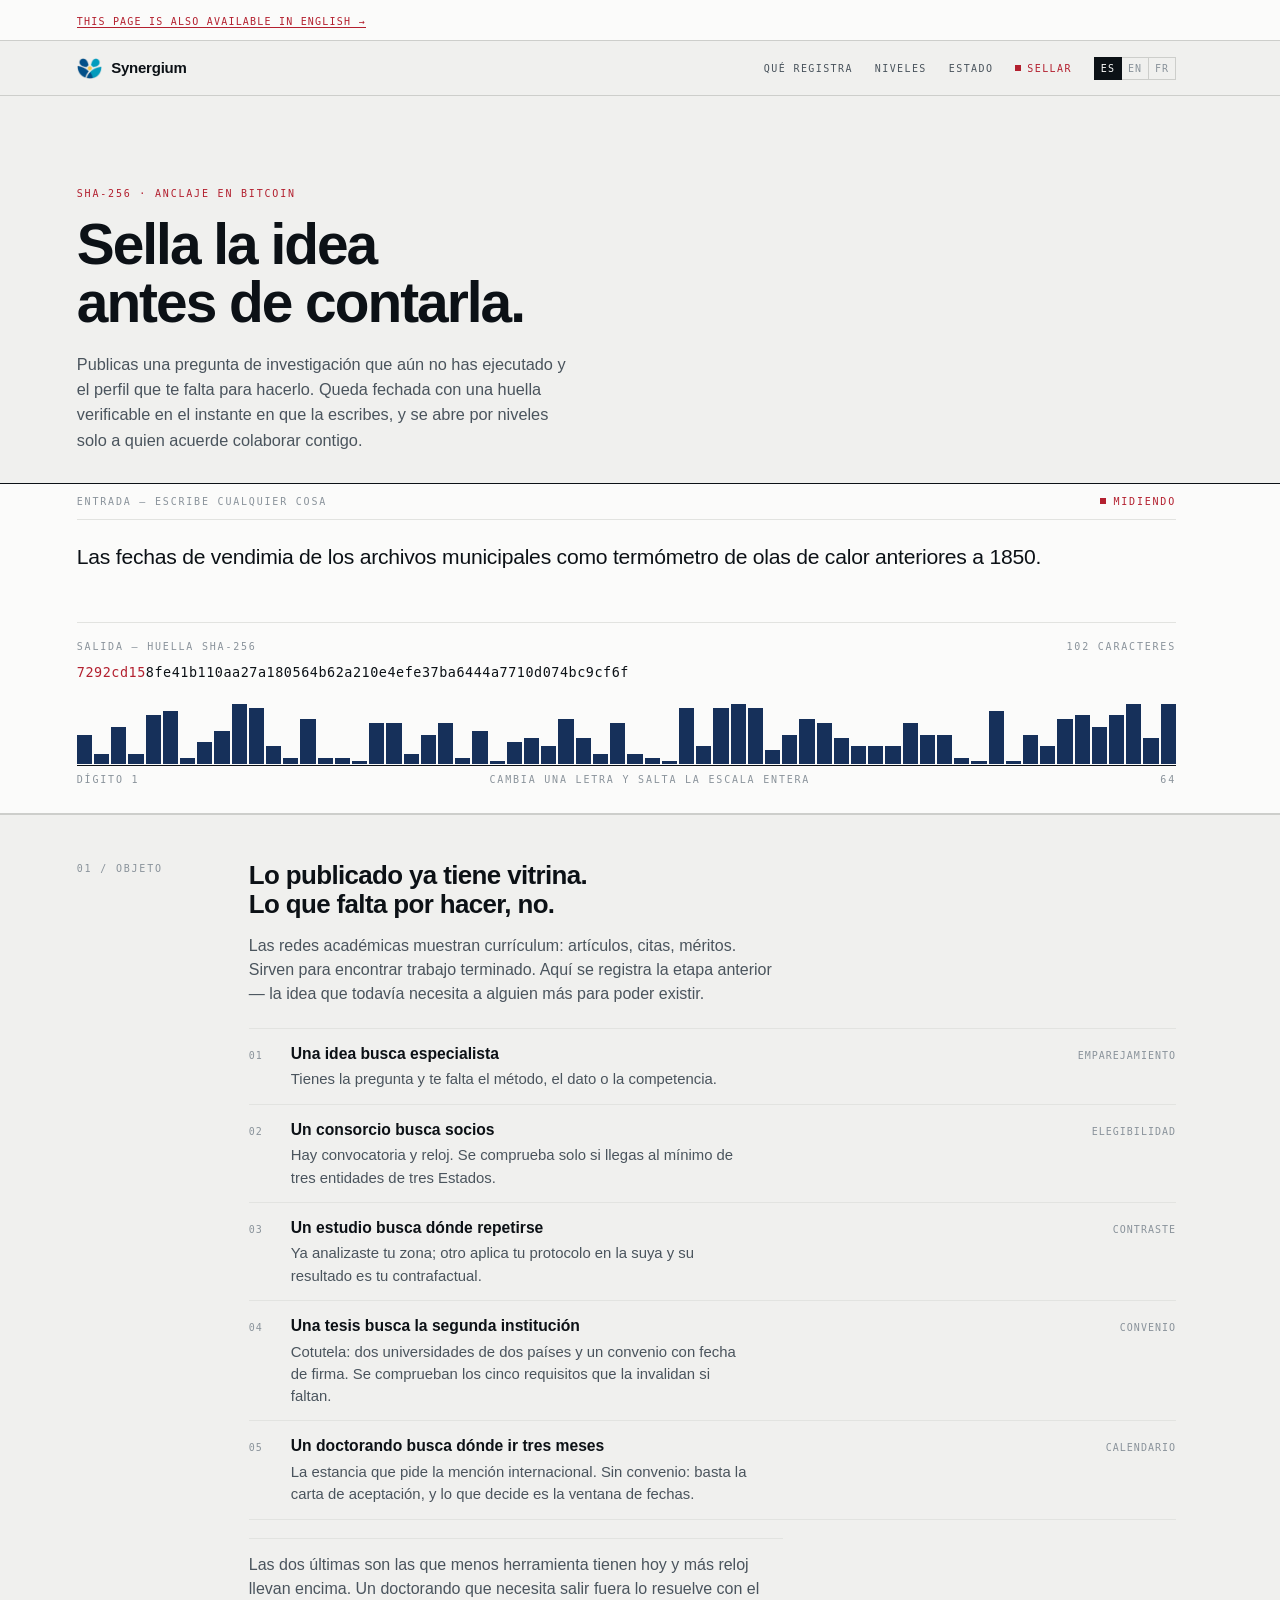
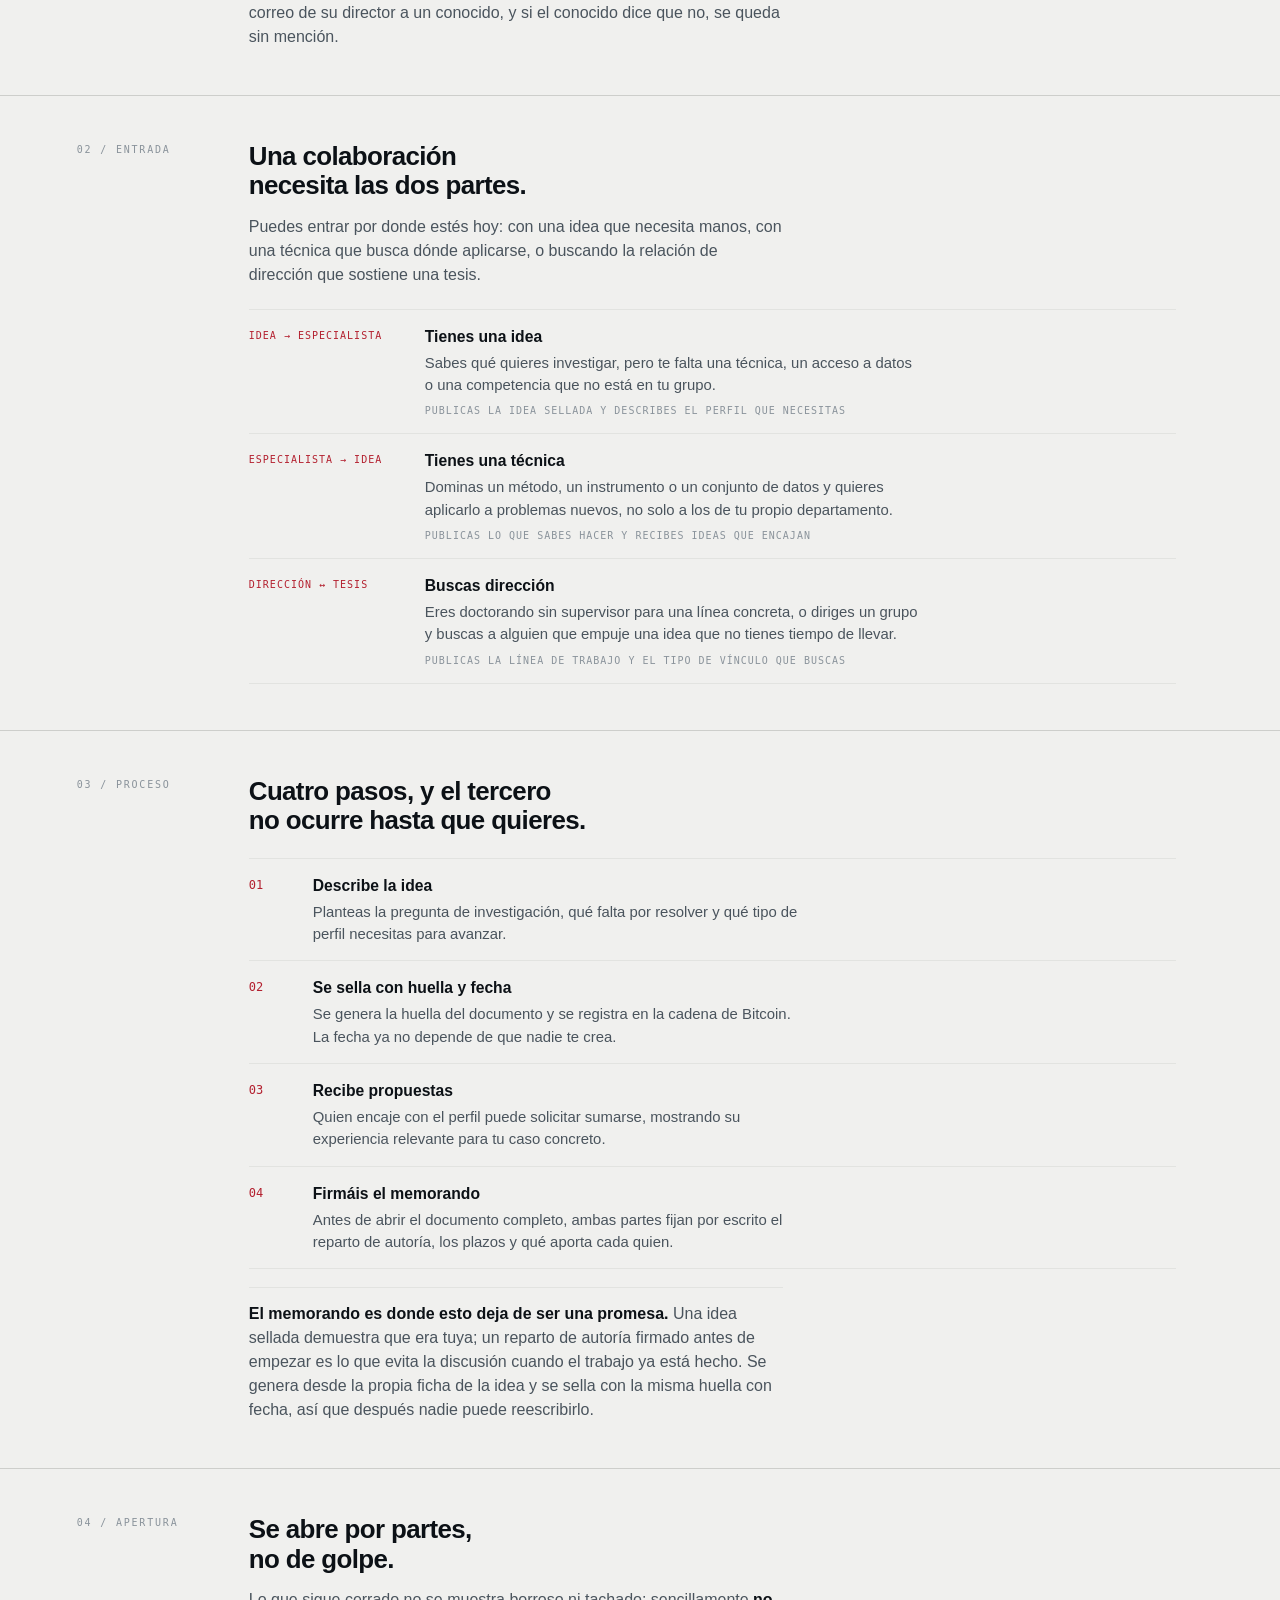
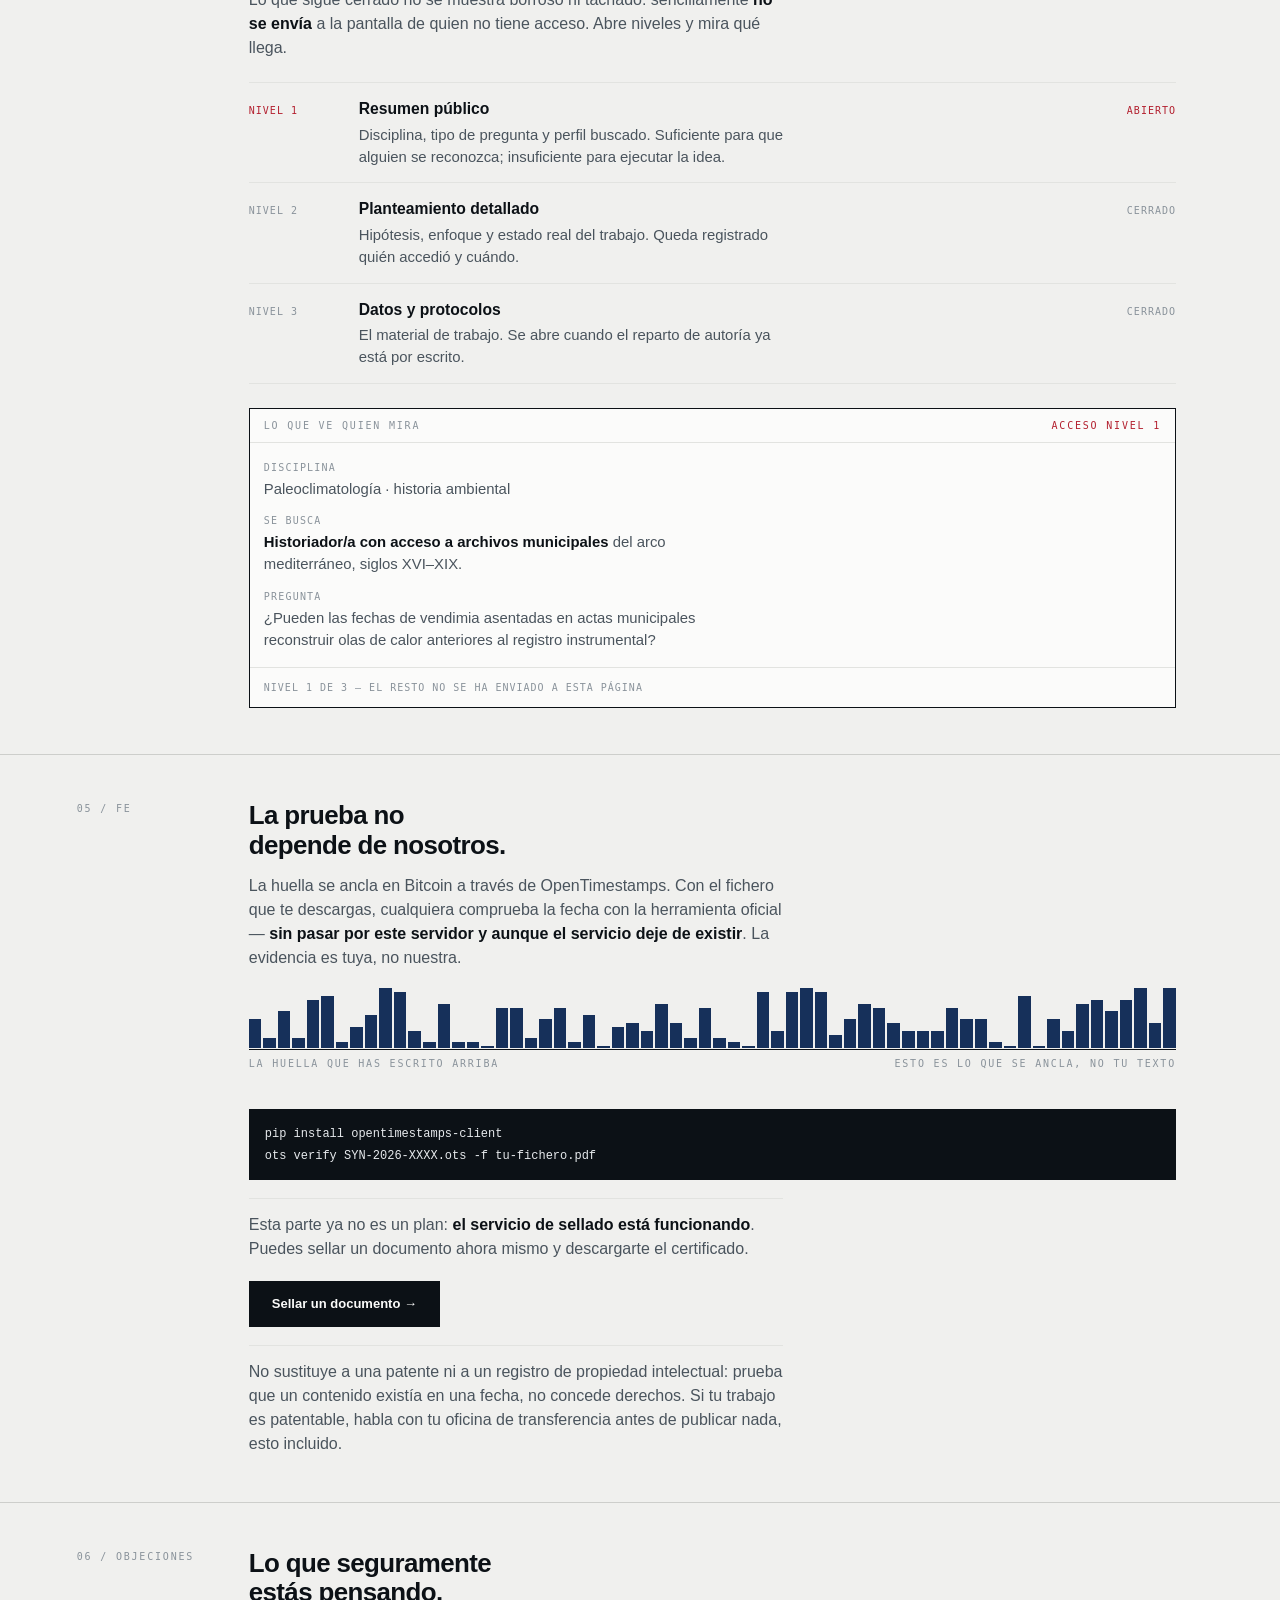
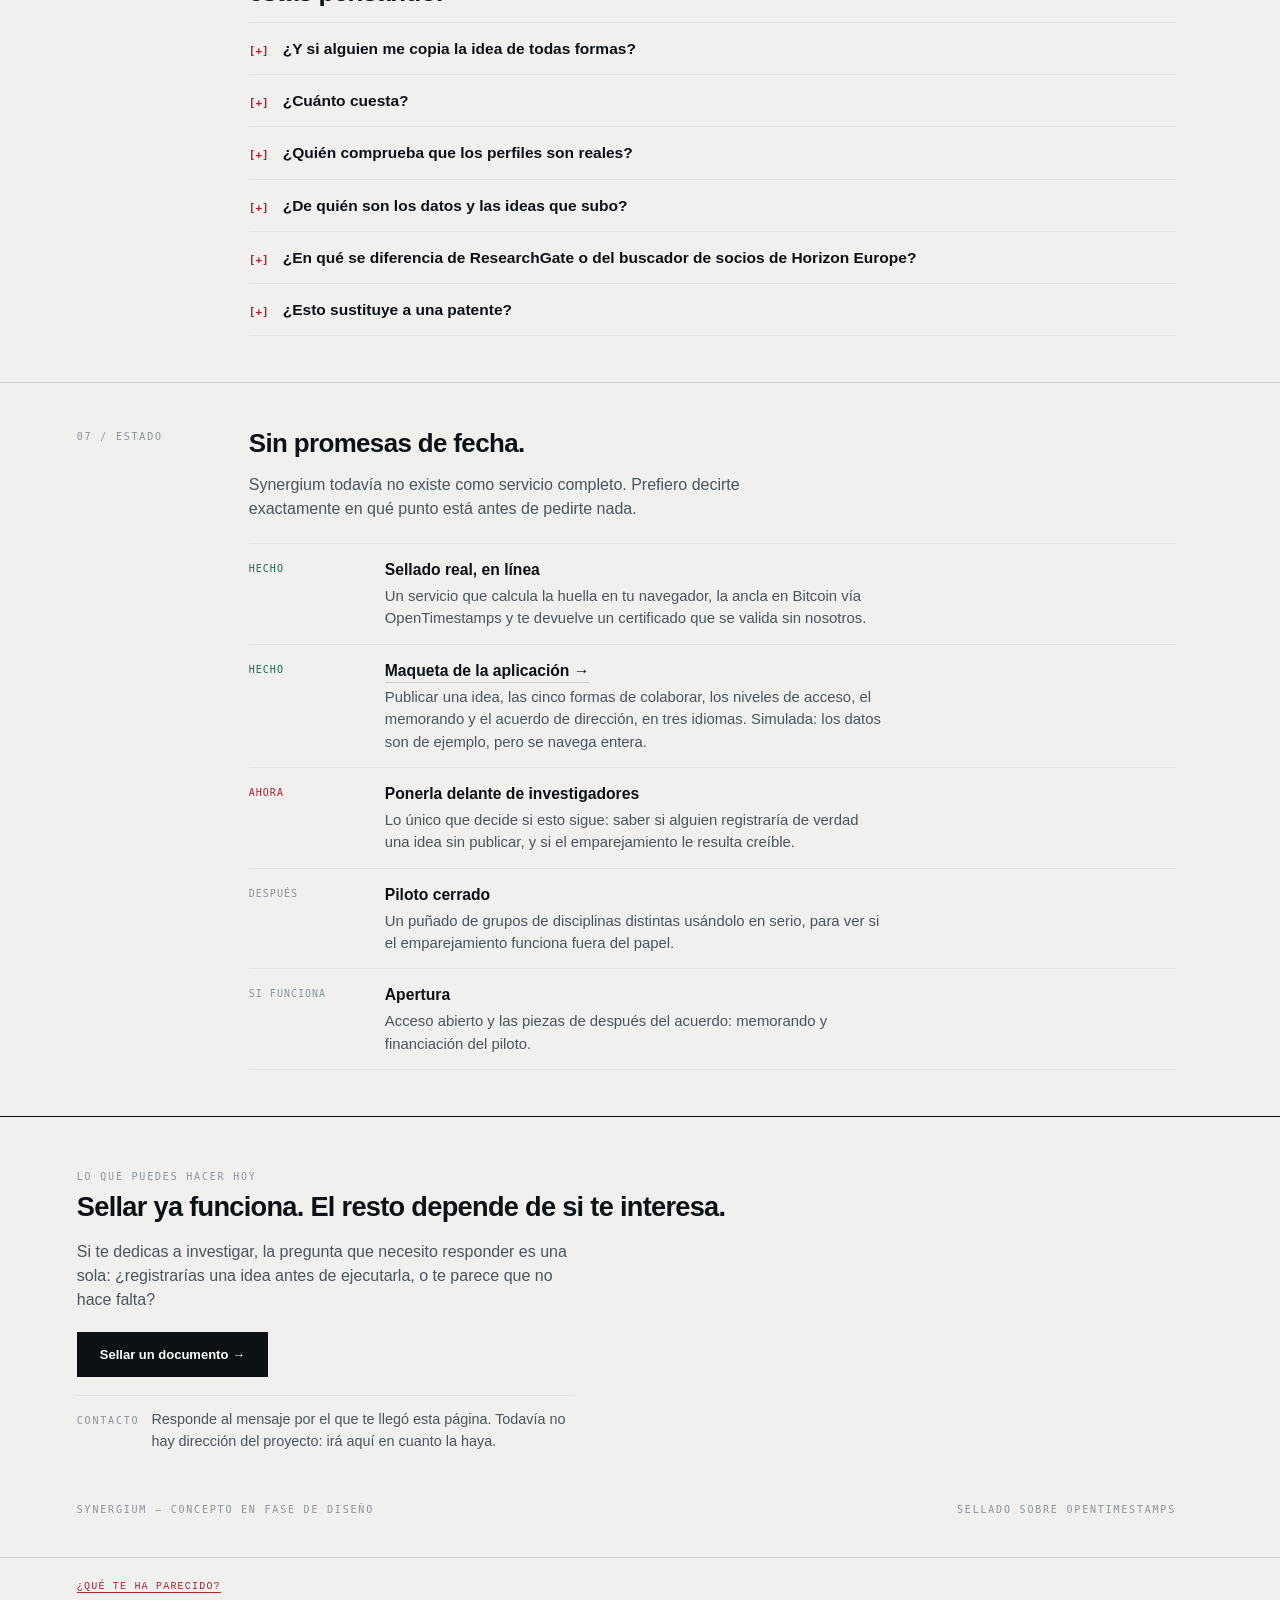
<file: static/proyecto.html>
<!doctype html>
<html lang="es">
<head>
<meta charset="utf-8">
<meta name="viewport" content="width=device-width, initial-scale=1">
<title>Synergium — Sella la idea antes de contarla</title>
<style>
  /* ═══════════════════════════════════════════════════════════════
     Instrumento de medida, no folleto.

     Prohibiciones que se respetan en todo el fichero, porque son el
     vocabulario donde se agolpa el diseño automático:
       · Ningún border-radius. Nada redondeado.
       · Ninguna sombra. La profundidad sale del filete y del valor.
       · Ninguna tarjeta. Los bloques se delimitan con reglas.
       · Ningún degradado.
     La retícula manda: todo cuelga de un mismo filo izquierdo.

     Un solo tema, a propósito: esto es un panel iluminado, y la
     herramienta de sellado es igual. Se declara color-scheme para que
     los controles nativos no se oscurezcan por su cuenta.
     ═══════════════════════════════════════════════════════════════ */

  :root {
    color-scheme: light;

    --bg:      #f0f0ee;
    --panel:   #fbfbfa;
    --ink:     #0c1116;
    --ink-2:   #4a545d;
    --ink-3:   #8a939b;
    --rule:    #cdcecb;
    --rule-2:  #e2e3e0;
    --signal:  #b3202f;   /* rojo de señal: alarma, medida, atención */
    --signal-2:#f2dfe1;
    --live:    #16305a;   /* azul del instrumento, secundario */
    --ok:      #1c6b4b;

    --grot: "Helvetica Neue", Helvetica, Arimo, "Liberation Sans", Arial, sans-serif;
    --mono: "SF Mono", SFMono-Regular, Menlo, Consolas, "DejaVu Sans Mono", "Courier New", monospace;

    --rail: clamp(18px, 6vw, 92px);
  }

  @media (prefers-contrast: more) {
    :root { --rule: #9aa0a4; --rule-2: #b8bdc0; --ink-3: #5d666e; }
  }

  *, *::before, *::after { box-sizing: border-box; border-radius: 0 !important; }

  html { scroll-behavior: smooth; }
  @media (prefers-reduced-motion: reduce) { html { scroll-behavior: auto; } }

  body {
    margin: 0;
    background: var(--bg);
    color: var(--ink);
    font-family: var(--grot);
    font-size: 16px;
    line-height: 1.5;
    -webkit-font-smoothing: antialiased;
    font-synthesis: none;
  }

  img { max-width: 100%; display: block; }
  p { margin: 0; }
  a { color: var(--signal); }
  :focus-visible { outline: 2px solid var(--signal); outline-offset: 2px; }

  .rail { padding-left: var(--rail); padding-right: clamp(18px, 5vw, 72px); max-width: 1240px; }

  /* Etiqueta de instrumento: pequeña, monoespaciada, muy espaciada. */
  .tag {
    font-family: var(--mono); font-size: 10px; letter-spacing: 0.18em;
    text-transform: uppercase; color: var(--ink-3);
  }
  .tag.sig { color: var(--signal); }
  .tag.ok  { color: var(--ok); }

  /* ── Barra superior ─────────────────────────────────────────────── */
  header {
    position: sticky; top: 0; z-index: 30;
    background: color-mix(in srgb, var(--bg) 90%, transparent);
    backdrop-filter: blur(14px);
    -webkit-backdrop-filter: blur(14px);
    border-bottom: 1px solid var(--rule);
  }
  header .rail {
    display: flex; align-items: center; justify-content: space-between;
    gap: 18px; height: 54px;
  }
  .mark { display: flex; align-items: center; gap: 9px; }
  .mark img { height: 21px; width: auto; }
  .mark b { font-size: 15px; font-weight: 700; letter-spacing: -0.015em; }
  header nav { display: flex; gap: 22px; align-items: center; }
  header nav a {
    font-family: var(--mono); font-size: 10px; letter-spacing: 0.14em;
    text-transform: uppercase; color: var(--ink-2); text-decoration: none;
  }
  header nav a:hover { color: var(--signal); }
  header nav a.live { color: var(--signal); display: inline-flex; align-items: center; gap: 6px; }
  /* Selector de idioma: tres rótulos unidos, como en la carátula. */
  .langs { display: inline-flex; align-items: center; }
  .langs a {
    font-family: var(--mono); font-size: 10px; letter-spacing: 0.1em;
    color: var(--ink-3); text-decoration: none; padding: 3px 6px;
    border: 1px solid var(--rule); margin-left: -1px;
  }
  .langs a:first-child { margin-left: 0; }
  .langs a:hover { color: var(--signal); border-color: var(--signal); position: relative; z-index: 1; }
  .langs a.on { background: var(--ink); border-color: var(--ink); color: var(--panel); position: relative; z-index: 2; }
  /* Aviso de que existe tu idioma. No redirige: quien comparte el enlace
     tiene que poder fiarse de que el otro ve lo mismo. */
  .lang-hint {
    border-bottom: 1px solid var(--rule); background: var(--panel);
    padding: 8px var(--rail);
  }
  .lang-hint a {
    font-family: var(--mono); font-size: 10px; letter-spacing: 0.12em;
    text-transform: uppercase; color: var(--signal); text-decoration: none;
    border-bottom: 1px solid var(--signal);
  }
  .lang-hint a:hover { color: var(--ink); border-bottom-color: var(--ink); }
  header nav a.live::before { content: ""; width: 6px; height: 6px; background: var(--signal); flex: none; }
  @media (max-width: 760px) { header nav a.hide-s { display: none; } }

  /* ── Titular ────────────────────────────────────────────────────── */
  .head { padding: clamp(46px, 8vw, 84px) 0 30px; }
  h1 {
    margin: 12px 0 0;
    font-size: clamp(2.1rem, 5.2vw, 3.55rem);
    line-height: 1.02;
    letter-spacing: -0.035em;   /* tracking negativo: obligatorio a este tamaño */
    font-weight: 700;
    max-width: 17ch;
    text-wrap: balance;
  }
  .head .sub {
    margin-top: 20px; max-width: 54ch; font-size: 1.02rem; color: var(--ink-2);
    line-height: 1.55;
  }

  /* ── El instrumento ─────────────────────────────────────────────── */
  .rig { border-top: 1px solid var(--ink); border-bottom: 1px solid var(--rule); background: var(--panel); }
  .rig-in { padding-top: 0; padding-bottom: 0; }

  .rig-bar {
    display: flex; align-items: center; justify-content: space-between;
    gap: 14px; flex-wrap: wrap;
    padding: 10px 0; border-bottom: 1px solid var(--rule-2);
  }
  .lamp { display: inline-flex; align-items: center; gap: 7px; }
  .lamp i { width: 6px; height: 6px; background: var(--signal); display: block; }
  @media (prefers-reduced-motion: no-preference) {
    .lamp i { animation: pulse 2.2s steps(1) infinite; }
  }
  @keyframes pulse { 0%, 50% { opacity: 1 } 51%, 100% { opacity: .25 } }

  #src {
    display: block; width: 100%; border: none; outline: none; resize: none;
    background: transparent; color: var(--ink);
    font-family: var(--grot); font-size: clamp(1rem, 1.4vw + .6rem, 1.32rem);
    line-height: 1.42; letter-spacing: -0.011em;
    padding: 22px 0 20px; min-height: 88px;
  }
  #src::placeholder { color: var(--ink-3); }

  /* Lectura: el valor grande, la etiqueta diminuta. Como un panel. */
  .read { border-top: 1px solid var(--rule-2); padding: 16px 0 4px; }
  .read-top { display: flex; align-items: baseline; justify-content: space-between; gap: 12px; flex-wrap: wrap; }
  #hash {
    font-family: var(--mono);
    font-size: clamp(.66rem, 1.15vw + .34rem, .84rem);
    line-height: 1.85; letter-spacing: 0.04em;
    word-break: break-all; color: var(--ink);
    margin-top: 7px;
  }
  #hash b { color: var(--signal); font-weight: inherit; }

  /* LA PIEZA: los 64 dígitos como escala de barras.
     Cambia una letra del texto y salta la escala entera. */
  .scale {
    display: flex; align-items: flex-end; gap: 2px;
    height: 62px; margin: 18px 0 0; padding-bottom: 1px;
    border-bottom: 1px solid var(--ink);
  }
  .scale i {
    display: block; flex: 1 1 0; min-width: 0;
    background: var(--live); height: 4%;
  }
  @media (prefers-reduced-motion: no-preference) {
    .scale i { transition: height .28s cubic-bezier(.2,.8,.25,1); }
  }
  .scale-legend {
    display: flex; justify-content: space-between; gap: 12px;
    padding: 6px 0 22px;
  }
  .scale-legend .mid { text-align: center; }
  @media (max-width: 560px) { .scale-legend .mid { display: none; } }

  /* ── Bloques de texto ───────────────────────────────────────────── */
  .block { padding: 46px 0; border-top: 1px solid var(--rule); }
  .block-in { display: grid; grid-template-columns: 132px minmax(0, 1fr); gap: 0 40px; }
  /* minmax(0,1fr) y no 1fr: una pista «1fr» toma como mínimo el min-content
     de su contenido, y el <pre> del comando ots no parte línea — eso ensanchaba
     la columna y sacaba la página 12px por el lado en móvil. */
  @media (max-width: 820px) { .block-in { grid-template-columns: minmax(0, 1fr); gap: 14px; } }
  .block h2 {
    margin: 0 0 14px; font-size: clamp(1.22rem, 1.8vw + .55rem, 1.62rem);
    letter-spacing: -0.024em; line-height: 1.14; font-weight: 700; max-width: 24ch;
    text-wrap: balance;
  }
  .block p { max-width: 60ch; color: var(--ink-2); }
  .block p + p { margin-top: 12px; }
  .block strong { color: var(--ink); font-weight: 600; }
  .note { margin-top: 18px; padding-top: 14px; border-top: 1px solid var(--rule-2); }

  /* Filas: sustituyen a cualquier rejilla de tarjetas. */
  .rows { margin: 22px 0 0; border-top: 1px solid var(--rule-2); }
  .row {
    display: grid; grid-template-columns: 26px minmax(0, 1fr) auto;
    gap: 0 16px; align-items: baseline;
    padding: 13px 0; border-bottom: 1px solid var(--rule-2);
  }
  @media (max-width: 620px) { .row { grid-template-columns: 26px minmax(0,1fr); } .row .meta { grid-column: 2; padding-top: 4px; } }
  .row .k { font-family: var(--mono); font-size: 10px; color: var(--ink-3); letter-spacing: .1em; }
  .row .t { font-weight: 600; font-size: .98rem; }
  .row .t span { display: block; font-weight: 400; color: var(--ink-2); font-size: .93rem; margin-top: 3px; max-width: 56ch; }
  .row .meta { font-family: var(--mono); font-size: 10px; letter-spacing: .1em; text-transform: uppercase; color: var(--ink-3); }

  /* Las puertas de entrada no son una secuencia: se rotulan por el
     sentido del intercambio, no con 01 / 02 / 03. */
  .doors { margin: 22px 0 0; border-top: 1px solid var(--rule-2); }
  .door {
    display: grid; grid-template-columns: 152px minmax(0, 1fr);
    gap: 0 24px; padding: 15px 0; border-bottom: 1px solid var(--rule-2);
  }
  @media (max-width: 700px) { .door { grid-template-columns: 1fr; gap: 6px; } }
  .door .way { font-family: var(--mono); font-size: 10px; letter-spacing: .1em; text-transform: uppercase; color: var(--signal); padding-top: 3px; }
  .door .n { font-weight: 600; font-size: .98rem; }
  .door p { font-size: .93rem; margin-top: 3px; }
  .door .do { display: block; font-family: var(--mono); font-size: 10px; letter-spacing: .1em; text-transform: uppercase; color: var(--ink-3); margin-top: 7px; }

  /* Los pasos sí son una secuencia: aquí el número dice algo cierto. */
  .steps { margin: 22px 0 0; border-top: 1px solid var(--rule-2); counter-reset: s; }
  .step {
    display: grid; grid-template-columns: 44px minmax(0, 1fr);
    gap: 0 20px; padding: 15px 0; border-bottom: 1px solid var(--rule-2);
  }
  .step::before {
    counter-increment: s; content: counter(s, decimal-leading-zero);
    font-family: var(--mono); font-size: 12px; color: var(--signal);
    font-variant-numeric: tabular-nums; padding-top: 2px;
  }
  .step .n { font-weight: 600; font-size: .98rem; }
  .step p { font-size: .93rem; margin-top: 3px; }

  /* ── Apertura por niveles: se opera, no se lee ───────────────────── */
  .gate { margin: 22px 0 0; border-top: 1px solid var(--rule-2); }
  .gate button {
    display: grid; grid-template-columns: 92px minmax(0,1fr) auto;
    gap: 0 18px; align-items: baseline; width: 100%; text-align: left;
    padding: 14px 0; border: none; border-bottom: 1px solid var(--rule-2);
    background: transparent; font: inherit; color: inherit; cursor: pointer;
    transition: background .12s linear;
  }
  .gate button:hover { background: var(--signal-2); }
  @media (max-width: 620px) {
    .gate button { grid-template-columns: 1fr auto; }
    .gate .lvl { grid-column: 1 / -1; }
  }
  .gate .lvl { font-family: var(--mono); font-size: 10px; letter-spacing: .1em; text-transform: uppercase; color: var(--ink-3); }
  .gate .n { font-weight: 600; font-size: .98rem; }
  .gate .n span { display: block; font-weight: 400; color: var(--ink-2); font-size: .93rem; margin-top: 3px; max-width: 52ch; }
  .gate .st { font-family: var(--mono); font-size: 10px; letter-spacing: .1em; text-transform: uppercase; color: var(--ink-3); }
  .gate [aria-pressed="true"] .lvl,
  .gate [aria-pressed="true"] .st { color: var(--signal); }

  /* La pantalla del que mira: lo cerrado no está borroso, no está. */
  .screen { margin-top: 24px; border: 1px solid var(--ink); background: var(--panel); }
  .screen-bar {
    display: flex; align-items: center; justify-content: space-between;
    gap: 12px; flex-wrap: wrap;
    padding: 9px 14px; border-bottom: 1px solid var(--rule-2);
  }
  .screen-body { padding: 4px 14px 16px; }
  .screen-body dl { margin: 0; }
  .screen-body dt {
    font-family: var(--mono); font-size: 10px; letter-spacing: .12em;
    text-transform: uppercase; color: var(--ink-3); padding-top: 13px;
  }
  .screen-body dd { margin: 3px 0 0; font-size: .93rem; color: var(--ink-2); max-width: 58ch; }
  .screen-body dd b { color: var(--ink); font-weight: 600; }
  .screen-foot {
    padding: 12px 14px; border-top: 1px solid var(--rule-2);
    font-family: var(--mono); font-size: 10px; letter-spacing: .1em;
    text-transform: uppercase; color: var(--ink-3);
  }

  /* ── Botón / enlace de acción ───────────────────────────────────── */
  .go {
    display: inline-block; margin-top: 20px;
    border: 1px solid var(--ink); background: var(--ink); color: var(--panel);
    font-family: var(--grot); font-size: 13px; font-weight: 700;
    padding: 12px 22px; text-decoration: none;
    transition: background .12s linear;
  }
  .go:hover { background: var(--signal); border-color: var(--signal); color: var(--panel); }
  .go:active { transform: translateY(1px); }

  pre {
    margin: 16px 0 0; padding: 14px 16px; overflow-x: auto;
    background: var(--ink); color: #e6e9ec;
    font-family: var(--mono); font-size: 12px; line-height: 1.7;
  }
  :not(pre) > code { font-family: var(--mono); font-size: .85em; }

  /* Preguntas */
  .q details { border-bottom: 1px solid var(--rule-2); }
  .q details:first-of-type { border-top: 1px solid var(--rule-2); }
  .q summary {
    list-style: none; cursor: pointer; padding: 14px 0;
    font-weight: 600; font-size: .97rem;
    display: flex; gap: 14px; align-items: baseline;
  }
  .q summary::-webkit-details-marker { display: none; }
  .q summary::before { content: "[+]"; font-family: var(--mono); font-size: 11px; color: var(--signal); flex-shrink: 0; }
  .q details[open] summary::before { content: "[−]"; }
  .q .a { padding: 0 0 16px 32px; max-width: 62ch; }
  .q .a p { font-size: .93rem; }
  .q .a p + p { margin-top: 10px; }

  /* Estado: una línea de tiempo con estado real, no una promesa */
  .plan { margin: 22px 0 0; border-top: 1px solid var(--rule-2); }
  .plan > div {
    display: grid; grid-template-columns: 116px minmax(0,1fr);
    gap: 0 20px; padding: 14px 0; border-bottom: 1px solid var(--rule-2);
  }
  @media (max-width: 620px) { .plan > div { grid-template-columns: 1fr; gap: 5px; } }
  .plan .when { font-family: var(--mono); font-size: 10px; letter-spacing: .1em; text-transform: uppercase; color: var(--ink-3); padding-top: 3px; }
  .plan .done .when { color: var(--ok); }
  .plan .now .when { color: var(--signal); }
  .plan .n { font-weight: 600; font-size: .98rem; }
  /* Las filas ya hechas se pueden abrir: el enlace no grita, subraya al pasar. */
  a.n { display: inline-block; color: var(--ink); text-decoration: none; border-bottom: 1px solid var(--rule); }
  a.n:hover { color: var(--signal); border-bottom-color: var(--signal); }
  .plan p { font-size: .93rem; margin-top: 3px; }

  /* Cierre */
  .end { padding: 46px 0 30px; border-top: 1px solid var(--ink); }
  .end h2 { font-size: clamp(1.3rem, 2vw + .5rem, 1.7rem); letter-spacing: -.026em; margin: 0 0 12px; font-weight: 700; text-wrap: balance; }
  .end p { max-width: 56ch; color: var(--ink-2); }
  /* Dos acciones, y las dos hacen algo de verdad: una abre la herramienta,
     la otra abre el correo. No hay formulario porque no hay dónde guardarlo. */
  .acts { display: flex; gap: 10px; flex-wrap: wrap; }
  .go-2 { background: transparent; color: var(--ink); }
  .go-2:hover { background: var(--signal); border-color: var(--signal); color: var(--panel); }
  .addr {
    margin-top: 18px; padding-top: 13px; border-top: 1px solid var(--rule-2);
    display: flex; align-items: baseline; gap: 12px; flex-wrap: wrap;
  }
  .addr span:last-child { font-size: .9rem; color: var(--ink-2); max-width: 52ch; }
  .addr a {
    font-family: var(--mono); font-size: 13px; letter-spacing: .02em;
    color: var(--ink); text-decoration: none; border-bottom: 1px solid var(--rule);
  }
  .addr a:hover { color: var(--signal); border-bottom-color: var(--signal); }

  footer { padding: 20px 0 40px; }
  footer .rail { display: flex; justify-content: space-between; gap: 16px; flex-wrap: wrap; }

  .sr-only { position: absolute; width: 1px; height: 1px; padding: 0; margin: -1px; overflow: hidden; clip: rect(0 0 0 0); white-space: nowrap; border: 0; }
</style>
<style>
/* Panel de opiniones. Prefijo op- y estilos propios: las tres páginas tienen
   CSS distinto y esto tiene que verse igual en las nueve. */
.op-wrap { border-top: 1px solid #cdcecb; padding: 14px clamp(18px, 6vw, 84px) 34px;
  background: #f0f0ee; font-family: "Helvetica Neue", Helvetica, Arial, sans-serif; }
.op-abrir { background: transparent; border: none; padding: 0; cursor: pointer;
  font-family: ui-monospace, "SF Mono", Menlo, monospace; font-size: 10px;
  letter-spacing: .12em; text-transform: uppercase; color: #b3202f;
  border-bottom: 1px solid #b3202f; }
.op-abrir:hover { color: #0c1116; border-bottom-color: #0c1116; }
.op-abrir:disabled { color: #8a939b; border-bottom-color: transparent; cursor: default; }
.op-caja { max-width: 620px; margin-top: 16px; }
.op-q { margin: 0 0 10px; font-size: .95rem; font-weight: 700; color: #0c1116; }
.op-llamada { margin: 0 0 12px; font-size: .9rem; color: #4a545d; max-width: 56ch; }
.op-ops { display: flex; flex-wrap: wrap; gap: 0; margin-bottom: 14px; }
.op-r { background: transparent; border: 1px solid #cdcecb; margin-left: -1px;
  padding: 7px 14px; cursor: pointer; font: inherit; font-size: .86rem; color: #4a545d; }
.op-r:first-child { margin-left: 0; }
.op-r:hover { border-color: #b3202f; color: #b3202f; position: relative; z-index: 1; }
.op-r[aria-pressed="true"] { background: #0c1116; border-color: #0c1116; color: #fbfbfa;
  position: relative; z-index: 2; }
.op-caja textarea, .op-caja input { display: block; width: 100%; box-sizing: border-box;
  background: transparent; border: none; border-bottom: 1px solid #d8d9d6; outline: none;
  font: inherit; font-size: .95rem; color: #0c1116; padding: 10px 0; margin-bottom: 4px; }
.op-caja textarea { resize: vertical; }
.op-caja textarea:focus, .op-caja input:focus { border-bottom: 2px solid #b3202f; }
.op-caja ::placeholder { color: #8a939b; }
.op-aviso { margin: 12px 0 0; font-size: .8rem; color: #8a939b; max-width: 56ch; }
.op-pie { display: flex; align-items: center; gap: 14px; flex-wrap: wrap; margin-top: 14px; }
.op-enviar { background: #0c1116; border: 1px solid #0c1116; color: #fbfbfa; cursor: pointer;
  font: inherit; font-size: .82rem; font-weight: 700; padding: 10px 20px; }
.op-enviar:hover { background: #b3202f; border-color: #b3202f; }
.op-msg { font-family: ui-monospace, "SF Mono", Menlo, monospace; font-size: 11px;
  letter-spacing: .08em; color: #4a545d; }
.op-sr { position: absolute; width: 1px; height: 1px; overflow: hidden;
  clip: rect(0 0 0 0); white-space: nowrap; }
*, *::before, *::after { }
</style>

</head>
<body>
<div class="lang-hint" id="lang-hint" hidden><a id="lang-hint-a" href="#"></a></div>
<script>(function(){var otros={"en": "/proyecto/en", "fr": "/proyecto/fr"},textos={"es": "Esta p\u00e1gina tambi\u00e9n est\u00e1 en espa\u00f1ol", "en": "This page is also available in English", "fr": "Cette page existe aussi en fran\u00e7ais"};var n=(navigator.language||'').slice(0,2).toLowerCase();if(!otros[n])return;var a=document.getElementById('lang-hint-a');a.href=otros[n];a.textContent=textos[n]+' →';document.getElementById('lang-hint').hidden=false;})();</script>
<header>
  <div class="rail">
    <div class="mark"><img src="[data-uri]" alt=""><b>Synergium</b></div>
    <nav>
      <a href="#objeto" class="hide-s">Qué registra</a>
      <a href="#apertura" class="hide-s">Niveles</a>
      <a href="#estado" class="hide-s">Estado</a>
      <a class="live" href="/">Sellar</a>
    <span class="langs" aria-label="Idioma"><a href="/proyecto" class="on">ES</a><a href="/proyecto/en">EN</a><a href="/proyecto/fr">FR</a></span></nav>
  </div>
</header>

<section class="head">
  <div class="rail">
    <span class="tag sig">SHA-256 · anclaje en Bitcoin</span>
    <h1>Sella la idea antes de contarla.</h1>
    <p class="sub">
      Publicas una pregunta de investigación que aún no has ejecutado y el perfil que te falta
      para hacerlo. Queda fechada con una huella verificable en el instante en que la escribes, y
      se abre por niveles solo a quien acuerde colaborar contigo.
    </p>
  </div>
</section>

<!-- ══ El instrumento ══ -->
<section class="rig" id="prueba">
  <div class="rail rig-in">
    <div class="rig-bar">
      <span class="tag">Entrada — escribe cualquier cosa</span>
      <span class="tag sig lamp"><i></i>midiendo</span>
    </div>

    <label class="sr-only" for="src">Texto a sellar</label>
    <textarea id="src" rows="2" spellcheck="false"
      placeholder="Nada de lo que escribas sale de este navegador…"></textarea>

    <div class="read">
      <div class="read-top">
        <span class="tag">Salida — huella SHA-256</span>
        <span class="tag" id="len">0 caracteres</span>
      </div>
      <div id="hash" aria-live="off"></div>
      <div class="scale" id="scale" role="img" aria-label="Representación gráfica de la huella"></div>
      <div class="scale-legend">
        <span class="tag">dígito 1</span>
        <span class="tag mid">cambia una letra y salta la escala entera</span>
        <span class="tag">64</span>
      </div>
    </div>
  </div>
</section>

<!-- ══ Qué registra ══ -->
<section class="block" id="objeto">
  <div class="rail block-in">
    <span class="tag">01 / Objeto</span>
    <div>
      <h2>Lo publicado ya tiene vitrina. Lo que falta por hacer, no.</h2>
      <p>
        Las redes académicas muestran currículum: artículos, citas, méritos. Sirven para encontrar
        trabajo terminado. Aquí se registra la etapa anterior — la idea que todavía necesita a
        alguien más para poder existir.
      </p>

      <div class="rows">
        <div class="row">
          <span class="k">01</span>
          <span class="t">Una idea busca especialista
            <span>Tienes la pregunta y te falta el método, el dato o la competencia.</span></span>
          <span class="meta">emparejamiento</span>
        </div>
        <div class="row">
          <span class="k">02</span>
          <span class="t">Un consorcio busca socios
            <span>Hay convocatoria y reloj. Se comprueba solo si llegas al mínimo de tres entidades de tres Estados.</span></span>
          <span class="meta">elegibilidad</span>
        </div>
        <div class="row">
          <span class="k">03</span>
          <span class="t">Un estudio busca dónde repetirse
            <span>Ya analizaste tu zona; otro aplica tu protocolo en la suya y su resultado es tu contrafactual.</span></span>
          <span class="meta">contraste</span>
        </div>
        <div class="row">
          <span class="k">04</span>
          <span class="t">Una tesis busca la segunda institución
            <span>Cotutela: dos universidades de dos países y un convenio con fecha de firma. Se comprueban los cinco requisitos que la invalidan si faltan.</span></span>
          <span class="meta">convenio</span>
        </div>
        <div class="row">
          <span class="k">05</span>
          <span class="t">Un doctorando busca dónde ir tres meses
            <span>La estancia que pide la mención internacional. Sin convenio: basta la carta de aceptación, y lo que decide es la ventana de fechas.</span></span>
          <span class="meta">calendario</span>
        </div>
      </div>

      <p class="note">
        Las dos últimas son las que menos herramienta tienen hoy y más reloj llevan encima. Un
        doctorando que necesita salir fuera lo resuelve con el correo de su director a un conocido,
        y si el conocido dice que no, se queda sin mención.
      </p>
    </div>
  </div>
</section>

<!-- ══ Puertas de entrada ══ -->
<section class="block" id="entrada">
  <div class="rail block-in">
    <span class="tag">02 / Entrada</span>
    <div>
      <h2>Una colaboración necesita las dos partes.</h2>
      <p>
        Puedes entrar por donde estés hoy: con una idea que necesita manos, con una técnica que
        busca dónde aplicarse, o buscando la relación de dirección que sostiene una tesis.
      </p>

      <div class="doors">
        <div class="door">
          <span class="way">Idea → especialista</span>
          <div>
            <span class="n">Tienes una idea</span>
            <p>Sabes qué quieres investigar, pero te falta una técnica, un acceso a datos o una
            competencia que no está en tu grupo.</p>
            <span class="do">Publicas la idea sellada y describes el perfil que necesitas</span>
          </div>
        </div>
        <div class="door">
          <span class="way">Especialista → idea</span>
          <div>
            <span class="n">Tienes una técnica</span>
            <p>Dominas un método, un instrumento o un conjunto de datos y quieres aplicarlo a
            problemas nuevos, no solo a los de tu propio departamento.</p>
            <span class="do">Publicas lo que sabes hacer y recibes ideas que encajan</span>
          </div>
        </div>
        <div class="door">
          <span class="way">Dirección ↔ tesis</span>
          <div>
            <span class="n">Buscas dirección</span>
            <p>Eres doctorando sin supervisor para una línea concreta, o diriges un grupo y buscas a
            alguien que empuje una idea que no tienes tiempo de llevar.</p>
            <span class="do">Publicas la línea de trabajo y el tipo de vínculo que buscas</span>
          </div>
        </div>
      </div>
    </div>
  </div>
</section>

<!-- ══ Proceso ══ -->
<section class="block" id="proceso">
  <div class="rail block-in">
    <span class="tag">03 / Proceso</span>
    <div>
      <h2>Cuatro pasos, y el tercero no ocurre hasta que quieres.</h2>

      <div class="steps">
        <div class="step">
          <div>
            <span class="n">Describe la idea</span>
            <p>Planteas la pregunta de investigación, qué falta por resolver y qué tipo de perfil
            necesitas para avanzar.</p>
          </div>
        </div>
        <div class="step">
          <div>
            <span class="n">Se sella con huella y fecha</span>
            <p>Se genera la huella del documento y se registra en la cadena de Bitcoin. La fecha ya
            no depende de que nadie te crea.</p>
          </div>
        </div>
        <div class="step">
          <div>
            <span class="n">Recibe propuestas</span>
            <p>Quien encaje con el perfil puede solicitar sumarse, mostrando su experiencia
            relevante para tu caso concreto.</p>
          </div>
        </div>
        <div class="step">
          <div>
            <span class="n">Firmáis el memorando</span>
            <p>Antes de abrir el documento completo, ambas partes fijan por escrito el reparto de
            autoría, los plazos y qué aporta cada quien.</p>
          </div>
        </div>
      </div>

      <p class="note">
        <strong>El memorando es donde esto deja de ser una promesa.</strong> Una idea sellada
        demuestra que era tuya; un reparto de autoría firmado antes de empezar es lo que evita la
        discusión cuando el trabajo ya está hecho. Se genera desde la propia ficha de la idea y se
        sella con la misma huella con fecha, así que después nadie puede reescribirlo.
      </p>
    </div>
  </div>
</section>

<!-- ══ Apertura por niveles ══ -->
<section class="block" id="apertura">
  <div class="rail block-in">
    <span class="tag">04 / Apertura</span>
    <div>
      <h2>Se abre por partes, no de golpe.</h2>
      <p>
        Lo que sigue cerrado no se muestra borroso ni tachado: sencillamente <strong>no se
        envía</strong> a la pantalla de quien no tiene acceso. Abre niveles y mira qué llega.
      </p>

      <div class="gate" id="gate"></div>

      <div class="screen">
        <div class="screen-bar">
          <span class="tag">Lo que ve quien mira</span>
          <span class="tag sig" id="lvl-now">Acceso nivel 1</span>
        </div>
        <div class="screen-body" id="screen" aria-live="polite"></div>
        <div class="screen-foot" id="screen-foot"></div>
      </div>
    </div>
  </div>
</section>

<!-- ══ Prueba ══ -->
<section class="block" id="fe">
  <div class="rail block-in">
    <span class="tag">05 / Fe</span>
    <div>
      <h2>La prueba no depende de nosotros.</h2>
      <p>
        La huella se ancla en Bitcoin a través de OpenTimestamps. Con el fichero que te descargas,
        cualquiera comprueba la fecha con la herramienta oficial — <strong>sin pasar por este
        servidor y aunque el servicio deje de existir</strong>. La evidencia es tuya, no nuestra.
      </p>
      <div class="scale" role="img" aria-label="Representación gráfica de la huella"></div>
      <div class="scale-legend">
        <span class="tag">la huella que has escrito arriba</span>
        <span class="tag">esto es lo que se ancla, no tu texto</span>
      </div>

      <pre><code>pip install opentimestamps-client
ots verify SYN-2026-XXXX.ots -f tu-fichero.pdf</code></pre>
      <p class="note">
        Esta parte ya no es un plan: <strong>el servicio de sellado está funcionando</strong>. Puedes
        sellar un documento ahora mismo y descargarte el certificado.
      </p>
      <a class="go" href="/">Sellar un documento →</a>
      <p class="note">
        No sustituye a una patente ni a un registro de propiedad intelectual: prueba que un
        contenido existía en una fecha, no concede derechos. Si tu trabajo es patentable, habla con
        tu oficina de transferencia antes de publicar nada, esto incluido.
      </p>
    </div>
  </div>
</section>

<!-- ══ Preguntas ══ -->
<section class="block" id="objeciones">
  <div class="rail block-in">
    <span class="tag">06 / Objeciones</span>
    <div class="q">
      <h2>Lo que seguramente estás pensando.</h2>
      <details>
        <summary>¿Y si alguien me copia la idea de todas formas?</summary>
        <div class="a">
          <p>Puede pasar, y sería deshonesto decir lo contrario. Lo que cambia es tu posición: hay
          una huella con fecha anterior y un registro de quién accedió a cada nivel. Pasas de «mi
          palabra contra la suya» a tener prueba técnica y lista de accesos.</p>
          <p>Por eso el material sensible solo se abre después de firmar el memorando: quien llega a
          tus datos ya ha aceptado por escrito un reparto de autoría.</p>
        </div>
      </details>
      <details>
        <summary>¿Cuánto cuesta?</summary>
        <div class="a">
          <p>Registrar ideas, sellarlas, ofrecer tu especialidad y presentarte a colaboraciones será
          gratis para investigadores: sin ambos lados de la mesa esto no sirve de nada.</p>
          <p>El sostenimiento vendría de suscripciones institucionales para universidades y oficinas
          de transferencia que quieran gestionar sus propias convocatorias, y de una comisión sobre
          la financiación del piloto. Nunca de vender datos ni de cobrar por aparecer antes en las
          búsquedas.</p>
        </div>
      </details>
      <details>
        <summary>¿Quién comprueba que los perfiles son reales?</summary>
        <div class="a">
          <p>ORCID y correo institucional: identificadores que ya existen y son públicos. Un perfil
          sin verificar puede mirar, pero no solicitar acceso a un nivel detallado ni firmar un
          memorando.</p>
        </div>
      </details>
      <details>
        <summary>¿De quién son los datos y las ideas que subo?</summary>
        <div class="a">
          <p>Tuyos. Synergium no reclama ningún derecho sobre lo que publicas ni lo usa para
          entrenar nada. El certificado de anterioridad se ancla fuera de la plataforma, así que si
          un día cerramos, tu prueba sigue siendo verificable sin nosotros.</p>
        </div>
      </details>
      <details>
        <summary>¿En qué se diferencia de ResearchGate o del buscador de socios de Horizon Europe?</summary>
        <div class="a">
          <p>ResearchGate es un escaparate de lo ya publicado: sirve para encontrar trabajo
          terminado, no para arrancar el que todavía no existe. El buscador oficial de Horizon
          Europe empareja organizaciones para consorcios formales.</p>
          <p>Synergium trabaja en el hueco entre ambos: personas concretas, con una competencia
          concreta, para una idea que aún no se ha ejecutado. Es el paso informal previo a que un
          consorcio llegue siquiera a existir.</p>
        </div>
      </details>
      <details>
        <summary>¿Esto sustituye a una patente?</summary>
        <div class="a">
          <p>No, y no deberías usarlo como tal. Es evidencia de anterioridad: demuestra que un
          contenido existía en una fecha. Si tu trabajo es patentable, habla con la oficina de
          transferencia de tu institución antes de publicar nada, incluso aquí.</p>
        </div>
      </details>
    </div>
  </div>
</section>

<!-- ══ Estado ══ -->
<section class="block" id="estado">
  <div class="rail block-in">
    <span class="tag">07 / Estado</span>
    <div>
      <h2>Sin promesas de fecha.</h2>
      <p>
        Synergium todavía no existe como servicio completo. Prefiero decirte exactamente en qué
        punto está antes de pedirte nada.
      </p>

      <div class="plan">
        <div class="done">
          <span class="when">Hecho</span>
          <div>
            <span class="n">Sellado real, en línea</span>
            <p>Un servicio que calcula la huella en tu navegador, la ancla en Bitcoin vía
            OpenTimestamps y te devuelve un certificado que se valida sin nosotros.</p>
          </div>
        </div>
        <div class="done">
          <span class="when">Hecho</span>
          <div>
            <a class="n" href="/app">Maqueta de la aplicación →</a>
            <p>Publicar una idea, las cinco formas de colaborar, los niveles de acceso, el
            memorando y el acuerdo de dirección, en tres idiomas. Simulada: los datos son de
            ejemplo, pero se navega entera.</p>
          </div>
        </div>
        <div class="now">
          <span class="when">Ahora</span>
          <div>
            <span class="n">Ponerla delante de investigadores</span>
            <p>Lo único que decide si esto sigue: saber si alguien registraría de verdad una idea sin
            publicar, y si el emparejamiento le resulta creíble.</p>
          </div>
        </div>
        <div>
          <span class="when">Después</span>
          <div>
            <span class="n">Piloto cerrado</span>
            <p>Un puñado de grupos de disciplinas distintas usándolo en serio, para ver si el
            emparejamiento funciona fuera del papel.</p>
          </div>
        </div>
        <div>
          <span class="when">Si funciona</span>
          <div>
            <span class="n">Apertura</span>
            <p>Acceso abierto y las piezas de después del acuerdo: memorando y financiación del
            piloto.</p>
          </div>
        </div>
      </div>
    </div>
  </div>
</section>

<!-- ══ Cierre ══ -->
<section class="end" id="aviso">
  <div class="rail">
    <span class="tag">Lo que puedes hacer hoy</span>
    <h2>Sellar ya funciona. El resto depende de si te interesa.</h2>
    <p>
      Si te dedicas a investigar, la pregunta que necesito responder es una sola: ¿registrarías una
      idea antes de ejecutarla, o te parece que no hace falta?
    </p>
    <div class="acts">
      <a class="go" href="/">Sellar un documento →</a>
    </div>
    <p class="addr">
      <span class="tag">Contacto</span>
      <span>Responde al mensaje por el que te llegó esta página. Todavía no hay dirección del
      proyecto: irá aquí en cuanto la haya.</span>
    </p>
  </div>
</section>

<footer>
  <div class="rail">
    <span class="tag">Synergium — concepto en fase de diseño</span>
    <span class="tag">Sellado sobre OpenTimestamps</span>
  </div>
</footer>

<script>
(function () {
  'use strict';

  var $ = function (id) { return document.getElementById(id); };

  /* ═══ El instrumento: texto → huella → escala ═══════════════════ */
  var src = $('src'), out = $('hash'), len = $('len');
  var subtle = window.crypto && window.crypto.subtle;

  /* 64 barras por escala, una por dígito hexadecimal. Hay dos escalas en la
     página —la del titular y la de «la prueba no depende de nosotros»— y las
     dos dibujan LA MISMA huella: la que ha escrito quien está leyendo. Ahí
     abajo el argumento deja de ser abstracto, porque la huella es la suya. */
  var scales = [].slice.call(document.querySelectorAll('.scale')).map(function (nodo) {
    var barras = [];
    for (var i = 0; i < 64; i++) {
      var b = document.createElement('i');
      nodo.appendChild(b);
      barras.push(b);
    }
    return barras;
  });

  var VACIO = '—'.repeat(24);

  function hex(buf) {
    return Array.prototype.map.call(new Uint8Array(buf), function (x) {
      return ('0' + x.toString(16)).slice(-2);
    }).join('');
  }

  function pintar(h) {
    // Los ocho primeros dígitos en rojo: es lo que uno compara de un vistazo.
    out.innerHTML = '';
    var b = document.createElement('b');
    b.textContent = h.slice(0, 8);
    out.appendChild(b);
    out.appendChild(document.createTextNode(h.slice(8)));

    for (var i = 0; i < 64; i++) {
      var v = parseInt(h[i], 16);            // 0–15
      var alto = (4 + (v / 15) * 96) + '%';
      scales.forEach(function (barras) { barras[i].style.height = alto; });
    }
  }

  function vaciar() {
    out.textContent = VACIO;
    scales.forEach(function (barras) {
      for (var i = 0; i < 64; i++) barras[i].style.height = '4%';
    });
  }

  var turno = 0;
  function medir() {
    var v = src.value;
    len.textContent = v.length + ' caracteres';
    if (!v) { vaciar(); return; }
    var mio = ++turno;
    subtle.digest('SHA-256', new TextEncoder().encode(v)).then(function (buf) {
      if (mio === turno) pintar(hex(buf));
    });
  }

  if (!subtle) {
    vaciar();
    src.disabled = true;
    len.textContent = 'requiere conexión segura';
  } else {
    src.addEventListener('input', medir);
    vaciar();

    /* Demostración al cargar. Va por tiempo transcurrido, no por pasos
       encadenados, para que una pestaña estrangulada se ponga al día. */
    var DEMO = 'Las fechas de vendimia de los archivos municipales como termómetro de olas de calor anteriores a 1850.';
    if (window.matchMedia('(prefers-reduced-motion: reduce)').matches) {
      src.value = DEMO; medir();
    } else {
      var n = 0, fin = false, t0 = null, CPS = 42, ESPERA = 380;
      var rematar = function () { if (fin) return; fin = true; src.value = DEMO; medir(); };
      ['focus', 'keydown', 'pointerdown'].forEach(function (e) {
        src.addEventListener(e, function () { fin = true; }, { once: true });
      });
      var paso = function (t) {
        if (fin) return;
        if (t0 === null) t0 = t;
        var ms = t - t0 - ESPERA;
        if (ms > 0) {
          var k = Math.min(DEMO.length, Math.floor(ms / 1000 * CPS));
          if (k !== n) { n = k; src.value = DEMO.slice(0, k); medir(); }
        }
        if (n < DEMO.length) requestAnimationFrame(paso); else fin = true;
      };
      requestAnimationFrame(paso);
      // La animación es adorno; el ejemplo no puede depender de que corra.
      setTimeout(rematar, ESPERA + (DEMO.length / CPS) * 1000 + 1400);
    }
  }

  /* ═══ Apertura por niveles ══════════════════════════════════════
     El texto de cada nivel vive aquí, en JavaScript, y solo entra en
     el documento cuando ese nivel se abre. No hay nada difuminado ni
     tachado que un inspector de elementos pueda destapar: lo cerrado
     sencillamente no está en la página. Es el mecanismo real. */
  var NIVELES = [
    {
      nombre: 'Resumen público',
      quien: 'Cualquiera, sin registro',
      dice: 'Disciplina, tipo de pregunta y perfil buscado. Suficiente para que alguien se reconozca; insuficiente para ejecutar la idea.',
      campos: [
        ['Disciplina', 'Paleoclimatología · historia ambiental'],
        ['Se busca', '<b>Historiador/a con acceso a archivos municipales</b> del arco mediterráneo, siglos XVI–XIX.'],
        ['Pregunta', '¿Pueden las fechas de vendimia asentadas en actas municipales reconstruir olas de calor anteriores al registro instrumental?']
      ],
      pie: 'Nivel 1 de 3 — el resto no se ha enviado a esta página'
    },
    {
      nombre: 'Planteamiento detallado',
      quien: 'Quien tú apruebas, uno a uno',
      dice: 'Hipótesis, enfoque y estado real del trabajo. Queda registrado quién accedió y cuándo.',
      campos: [
        ['Hipótesis', 'El adelanto de la vendimia respecto a la media local es un termómetro sustitutivo del trimestre abril–agosto, con una resolución de un año.'],
        ['Enfoque', 'Calibrar contra series instrumentales 1870–1950 en las comarcas donde ambas existen, y proyectar hacia atrás con el error propagado explícito.'],
        ['Estado', 'Método probado en 31 municipios de una sola comarca. Falta cobertura geográfica: es exactamente lo que no puedo conseguir solo.']
      ],
      pie: 'Nivel 2 de 3 — acceso registrado con fecha y hora'
    },
    {
      nombre: 'Datos y protocolos',
      quien: 'Solo con memorando firmado',
      dice: 'El material de trabajo. Se abre cuando el reparto de autoría ya está por escrito.',
      campos: [
        ['Datos', 'Serie transcrita de 4.180 asientos de vendimia (1521–1904) con referencia de legajo, más el código de calibración.'],
        ['Protocolo', 'Criterio de transcripción, tratamiento de los años con doble asiento y prueba de homogeneidad antes de unir comarcas.'],
        ['Reparto acordado', 'Primera autoría del proponente; coautoría y autoría correspondiente compartida en los artículos derivados de las comarcas aportadas.']
      ],
      pie: 'Nivel 3 de 3 — abierto tras el acuerdo de autoría'
    }
  ];

  var abierto = 1;   // niveles visibles: siempre desde 1 hasta este número
  var gate = $('gate'), pantalla = $('screen'), pie = $('screen-foot'), ahora = $('lvl-now');
  var botones = [];

  NIVELES.forEach(function (niv, idx) {
    var btn = document.createElement('button');
    btn.type = 'button';
    btn.setAttribute('aria-pressed', idx === 0 ? 'true' : 'false');
    btn.innerHTML =
      '<span class="lvl">Nivel ' + (idx + 1) + '</span>'
      + '<span class="n"></span>'
      + '<span class="st"></span>';
    btn.querySelector('.n').innerHTML = '';
    var n = btn.querySelector('.n');
    n.appendChild(document.createTextNode(niv.nombre));
    var sub = document.createElement('span');
    sub.textContent = niv.dice;
    n.appendChild(sub);
    btn.addEventListener('click', function () { abrir(idx + 1); });
    gate.appendChild(btn);
    botones.push(btn);
  });

  function abrir(hasta) {
    abierto = hasta;
    ahora.textContent = 'Acceso nivel ' + hasta;

    botones.forEach(function (b, i) {
      var on = i < hasta;
      b.setAttribute('aria-pressed', on ? 'true' : 'false');
      b.querySelector('.st').textContent = on ? 'abierto' : 'cerrado';
    });

    var dl = document.createElement('dl');
    for (var i = 0; i < hasta; i++) {
      NIVELES[i].campos.forEach(function (c) {
        var dt = document.createElement('dt');
        dt.textContent = c[0];
        var dd = document.createElement('dd');
        dd.innerHTML = c[1];          // solo negritas nuestras, texto fijo del fichero
        dl.appendChild(dt);
        dl.appendChild(dd);
      });
    }
    pantalla.innerHTML = '';
    pantalla.appendChild(dl);
    pie.textContent = NIVELES[hasta - 1].pie;
  }

  abrir(1);
})();
</script>

<div class="op-wrap">
  <button class="op-abrir" type="button" id="op-abrir" aria-expanded="false" aria-controls="op-caja">¿Qué te ha parecido?</button>
  <div class="op-caja" id="op-caja" hidden>
    <p class="op-q">¿Registrarías una idea tuya antes de ejecutarla?</p>
    <div class="op-ops">
      <button class="op-r" type="button" data-r="si">Sí</button>
      <button class="op-r" type="button" data-r="no">No</button>
      <button class="op-r" type="button" data-r="duda">No lo tengo claro</button>
    </div>
    <label class="op-sr" for="op-texto">¿Qué te ha chirriado? Lo que sea, aunque sea que no le ves sentido.</label>
    <textarea id="op-texto" rows="3" placeholder="¿Qué te ha chirriado? Lo que sea, aunque sea que no le ves sentido."></textarea>
    <label class="op-sr" for="op-correo">Correo (opcional, por si quiero repreguntar)</label>
    <input type="email" id="op-correo" placeholder="Correo (opcional, por si quiero repreguntar)">
    <p class="op-aviso">Esto sí se envía y se guarda, al revés que lo que sellas. No se guarda tu IP.</p>
    <div class="op-pie">
      <button class="op-enviar" type="button" id="op-enviar">Enviar</button>
      <span class="op-msg" id="op-msg"></span>
    </div>
  </div>
</div>
<script>
(function () {
  var T = {"abrir": "¿Qué te ha parecido?", "cerrar": "Cerrar", "q": "¿Registrarías una idea tuya antes de ejecutarla?", "si": "Sí", "no": "No", "duda": "No lo tengo claro", "texto": "¿Qué te ha chirriado? Lo que sea, aunque sea que no le ves sentido.", "correo": "Correo (opcional, por si quiero repreguntar)", "enviar": "Enviar", "aviso": "Esto sí se envía y se guarda, al revés que lo que sellas. No se guarda tu IP.", "gracias": "Anotado. Gracias de verdad.", "llamada": "¿Te vienes 20 minutos por videollamada a usarlo mientras miro? Es lo que más me sirve con diferencia.", "apunto": "Me apunto", "noGracias": "Ahora no", "pideCorreo": "Déjame un correo y te escribo.", "hecho": "Hecho. Te escribo yo.", "fallo": "No se ha podido enviar. ¿Lo intentas otra vez?", "vacio": "Marca una opción o escribe algo, lo que prefieras."};
  var $ = function (i) { return document.getElementById(i); };
  var abrir = $('op-abrir'), caja = $('op-caja'), msg = $('op-msg');
  var elegido = null;

  abrir.addEventListener('click', function () {
    caja.hidden = !caja.hidden;
    abrir.setAttribute('aria-expanded', caja.hidden ? 'false' : 'true');
    abrir.textContent = caja.hidden ? T.abrir : T.cerrar;
  });

  [].forEach.call(document.querySelectorAll('.op-r'), function (b) {
    b.addEventListener('click', function () {
      elegido = b.getAttribute('data-r');
      [].forEach.call(document.querySelectorAll('.op-r'), function (o) {
        o.setAttribute('aria-pressed', o === b ? 'true' : 'false');
      });
    });
  });

  function enviar(datos, alTerminar) {
    fetch('/api/feedback', {
      method: 'POST', headers: { 'Content-Type': 'application/json' },
      body: JSON.stringify(datos)
    }).then(function (r) { return r.ok ? r.json() : Promise.reject(); })
      .then(alTerminar)
      .catch(function () { msg.textContent = T.fallo; });
  }

  $('op-enviar').addEventListener('click', function () {
    var texto = $('op-texto').value.trim(), correo = $('op-correo').value.trim();
    if (!elegido && !texto && !correo) { msg.textContent = T.vacio; return; }
    msg.textContent = '…';
    enviar({ respuesta: elegido, texto: texto, correo: correo, llamada: false,
             pagina: location.pathname, idioma: document.documentElement.lang },
      function () {
        // Primero la opinión; la videollamada se propone después, no antes:
        // pedirla de entrada convierte el formulario en una encerrona.
        caja.innerHTML = '';
        var g = document.createElement('p'); g.className = 'op-q'; g.textContent = T.gracias;
        var l = document.createElement('p'); l.className = 'op-llamada'; l.textContent = T.llamada;
        caja.appendChild(g); caja.appendChild(l);

        var fila = document.createElement('div'); fila.className = 'op-pie';
        var si = document.createElement('button'); si.type = 'button';
        si.className = 'op-enviar'; si.textContent = T.apunto;
        var no = document.createElement('button'); no.type = 'button';
        no.className = 'op-abrir'; no.textContent = T.noGracias;
        var aviso = document.createElement('span'); aviso.className = 'op-msg';
        fila.appendChild(si); fila.appendChild(no); fila.appendChild(aviso);
        caja.appendChild(fila);

        no.addEventListener('click', function () {
          caja.hidden = true; abrir.textContent = T.abrir; abrir.disabled = true;
        });
        si.addEventListener('click', function () {
          if (!correo) {
            var c = document.createElement('input');
            c.type = 'email'; c.placeholder = T.correo; c.id = 'op-correo2';
            caja.insertBefore(c, fila);
            aviso.textContent = T.pideCorreo;
            correo = null;
            si.onclick = function () {
              var v = c.value.trim();
              if (!v || v.indexOf('@') === -1) { aviso.textContent = T.pideCorreo; return; }
              apuntar(v, aviso);
            };
            return;
          }
          apuntar(correo, aviso);
        });

        function apuntar(dir, donde) {
          enviar({ respuesta: elegido, texto: '', correo: dir, llamada: true,
                   pagina: location.pathname, idioma: document.documentElement.lang },
            function () { caja.innerHTML = ''; var h = document.createElement('p');
              h.className = 'op-q'; h.textContent = T.hecho; caja.appendChild(h); });
        }
      });
  });
})();
</script>
</body>
</html>
</file>
<file: static/style.css>
/* ═══════════════════════════════════════════════════════════════
   Instrumento de medida, no formulario.

   Prohibiciones que se respetan en todo el fichero, porque son el
   vocabulario donde se agolpa el diseño automático:
     · Ningún border-radius. Nada redondeado.
     · Ninguna sombra. La profundidad sale del filete y del valor.
     · Ninguna tarjeta. Los bloques se delimitan con reglas.
     · Ningún degradado.
   Todo cuelga de un mismo filo izquierdo.
   ═══════════════════════════════════════════════════════════════ */

:root {
  --bg:       #f0f0ee;
  --panel:    #fbfbfa;
  --ink:      #0c1116;
  --ink-2:    #4a545d;
  --ink-3:    #8a939b;
  --rule:     #cdcecb;
  --rule-2:   #e2e3e0;
  --signal:   #b3202f;   /* rojo de señal: medida, atención */
  --signal-2: #f2dfe1;
  --live:     #16305a;   /* azul del instrumento */
  --ok:       #1c6b4b;

  --grot: "Helvetica Neue", Helvetica, Arial, sans-serif;
  --mono: "SF Mono", SFMono-Regular, Menlo, Consolas, "Courier New", monospace;

  --rail: clamp(18px, 6vw, 84px);
}

@media (prefers-contrast: more) {
  :root { --rule: #9aa0a4; --rule-2: #b8bdc0; --ink-3: #5d666e; }
}

*, *::before, *::after { box-sizing: border-box; border-radius: 0 !important; }

body {
  margin: 0;
  background: var(--bg);
  color: var(--ink);
  font-family: var(--grot);
  font-size: 16px;
  line-height: 1.5;
  -webkit-font-smoothing: antialiased;
  font-synthesis: none;
}

img { max-width: 100%; display: block; }
p { margin: 0; }
a { color: var(--signal); }
:focus-visible { outline: 2px solid var(--signal); outline-offset: 2px; }

.rail { padding-left: var(--rail); padding-right: clamp(18px, 5vw, 64px); max-width: 1120px; }

/* Etiqueta de instrumento: diminuta, monoespaciada, muy espaciada. */
.tag {
  font-family: var(--mono); font-size: 10px; letter-spacing: 0.18em;
  text-transform: uppercase; color: var(--ink-3);
}
.tag.sig { color: var(--signal); }
.tag.ok  { color: var(--ok); }

/* ── Barra superior ─────────────────────────────────────────────── */
header {
  background: var(--bg);
  border-bottom: 1px solid var(--ink);
  position: sticky; top: 0; z-index: 20;
}
header .rail { display: flex; align-items: center; justify-content: space-between; gap: 16px; height: 54px; }
/* Con el selector de idioma dentro, la cabecera ya no cabe en una línea a
   375px: se sale 31px. Se deja envolver y el rótulo «Sellado» se retira,
   que es el elemento con menos trabajo que hacer. */
@media (max-width: 620px) {
  header .rail { flex-wrap: wrap; height: auto; padding-top: 9px; padding-bottom: 9px; gap: 8px 14px; }
  .mark .tag { display: none; }
}
/* Selector de idioma: tres rótulos unidos, como en la landing. */
.langs { display: inline-flex; align-items: center; margin-left: 14px; }
.langs a {
  font-family: var(--mono); font-size: 10px; letter-spacing: 0.1em;
  color: var(--ink-3); text-decoration: none; padding: 3px 6px;
  border: 1px solid var(--rule); margin-left: -1px;
}
.langs a:first-child { margin-left: 0; }
.langs a:hover { color: var(--signal); border-color: var(--signal); position: relative; z-index: 1; }
.langs a.on { background: var(--ink); border-color: var(--ink); color: var(--panel); position: relative; z-index: 2; }
.lang-hint { border-bottom: 1px solid var(--rule); background: var(--panel); padding: 8px var(--rail); }
.lang-hint a {
  font-family: var(--mono); font-size: 10px; letter-spacing: 0.12em;
  text-transform: uppercase; color: var(--signal); text-decoration: none;
  border-bottom: 1px solid var(--signal);
}
.lang-hint a:hover { color: var(--ink); border-bottom-color: var(--ink); }
.mark { display: flex; align-items: baseline; gap: 10px; }
.mark b { font-size: 15px; font-weight: 700; letter-spacing: -0.015em; }

/* Pestañas: no botones redondeados, sino solapas de panel. */
nav.tabs { display: flex; gap: 0; }
.tab {
  font-family: var(--mono); font-size: 10px; letter-spacing: 0.14em;
  text-transform: uppercase; color: var(--ink-3);
  background: transparent; border: none; cursor: pointer;
  padding: 8px 14px; border-bottom: 2px solid transparent;
  transition: color .12s linear;
}
.tab:hover { color: var(--ink); }
.tab[aria-current="page"] { color: var(--signal); border-bottom-color: var(--signal); }

/* ── Encabezado de vista ────────────────────────────────────────── */
.head { padding: clamp(34px, 6vw, 58px) 0 22px; }
h1 {
  margin: 11px 0 0;
  font-size: clamp(1.75rem, 4vw, 2.6rem);
  line-height: 1.05; letter-spacing: -0.033em; font-weight: 700;
  max-width: 20ch;
}
.head .sub { margin-top: 15px; max-width: 58ch; color: var(--ink-2); font-size: 1rem; }

/* Aviso de privacidad: una línea de instrumento, no un recuadro de color. */
.privacy {
  display: flex; align-items: baseline; gap: 10px;
  padding: 11px 0; border-top: 1px solid var(--rule); border-bottom: 1px solid var(--rule);
  font-size: 0.9rem; color: var(--ink-2);
}
.privacy b { color: var(--ink); font-weight: 600; }

/* ── El instrumento ─────────────────────────────────────────────── */
.rig { background: var(--panel); border-top: 1px solid var(--ink); border-bottom: 1px solid var(--rule); }
.rig-bar {
  display: flex; align-items: center; justify-content: space-between;
  gap: 14px; flex-wrap: wrap; padding: 10px 0; border-bottom: 1px solid var(--rule-2);
}
.lamp { display: inline-flex; align-items: center; gap: 7px; }
.lamp i { width: 6px; height: 6px; background: var(--signal); display: block; }
@media (prefers-reduced-motion: no-preference) {
  .lamp i { animation: pulse 2.2s steps(1) infinite; }
}
@keyframes pulse { 0%, 50% { opacity: 1 } 51%, 100% { opacity: .25 } }

/* Zona de arrastre: rectángulo de filete, sin redondeo ni relleno. */
.drop {
  border: 1px dashed var(--rule); background: transparent;
  padding: 20px 16px; margin: 16px 0 0; cursor: pointer;
  display: flex; align-items: baseline; gap: 12px; flex-wrap: wrap;
  transition: border-color .12s linear, background .12s linear;
}
.drop:hover, .drop.over { border-color: var(--signal); background: var(--signal-2); }
.drop.has { border-style: solid; border-color: var(--live); }
.drop .n { font-weight: 600; font-size: .95rem; }
.drop .m { font-family: var(--mono); font-size: 10px; letter-spacing: .1em; text-transform: uppercase; color: var(--ink-3); }

textarea, input[type="text"], input[type="email"] {
  display: block; width: 100%; border: none; outline: none; resize: vertical;
  background: transparent; color: var(--ink);
  font-family: var(--grot); font-size: 1.02rem; line-height: 1.45;
  padding: 16px 0; border-bottom: 1px solid var(--rule-2);
}
textarea::placeholder, input::placeholder { color: var(--ink-3); }
textarea:focus-visible, input:focus-visible { outline: none; border-bottom: 2px solid var(--signal); }

/* Lectura: valor grande, etiqueta diminuta. */
.read { border-top: 1px solid var(--rule-2); padding: 15px 0 4px; }
.read-top { display: flex; align-items: baseline; justify-content: space-between; gap: 12px; flex-wrap: wrap; }
.hash {
  font-family: var(--mono);
  font-size: clamp(.66rem, 1.1vw + .34rem, .82rem);
  line-height: 1.85; letter-spacing: .04em; word-break: break-all;
  color: var(--ink); margin-top: 7px;
}
.hash b { color: var(--signal); font-weight: inherit; }

/* LA PIEZA: los 64 dígitos como escala de barras. */
.scale {
  display: flex; align-items: flex-end; gap: 2px;
  height: 58px; margin: 16px 0 0; padding-bottom: 1px;
  border-bottom: 1px solid var(--ink);
}
.scale i { display: block; flex: 1 1 0; min-width: 0; background: var(--live); height: 4%; }
@media (prefers-reduced-motion: no-preference) {
  .scale i { transition: height .28s cubic-bezier(.2,.8,.25,1); }
}
.scale-legend { display: flex; justify-content: space-between; padding: 6px 0 18px; }

/* ── Controles ──────────────────────────────────────────────────── */
.field { padding: 18px 0 0; }
label.lbl { display: block; font-family: var(--mono); font-size: 10px; letter-spacing: .14em; text-transform: uppercase; color: var(--ink-3); }
.hint { font-size: .82rem; color: var(--ink-3); margin-top: 6px; }

.btn {
  border: 1px solid var(--ink); background: var(--ink); color: var(--panel);
  font-family: var(--grot); font-size: 13px; font-weight: 700;
  padding: 11px 24px; cursor: pointer; transition: background .12s linear;
  /* el botón de descarga es un <a>: se le quita el subrayado de enlace */
  text-decoration: none; display: inline-block; text-align: center;
}
.btn:hover:not(:disabled) { background: var(--signal); border-color: var(--signal); }
.btn:active:not(:disabled) { transform: translateY(1px); }
.btn:disabled { opacity: .35; cursor: not-allowed; }
.btn-2 { background: transparent; color: var(--ink); }
.btn-2:hover { background: transparent; color: var(--signal); }
.actions { display: flex; gap: 10px; flex-wrap: wrap; padding: 20px 0 26px; }

/* ── Resultado: filas de panel, no tarjeta ──────────────────────── */
.result { border-top: 1px solid var(--ink); margin-top: 4px; padding: 18px 0 26px; }
.result.bad { border-top-color: var(--signal); }
.result h2 { margin: 6px 0 0; font-size: 1.15rem; letter-spacing: -.02em; font-weight: 700; }
.result.ok h2 { color: var(--ok); }
.result.bad h2 { color: var(--signal); }
.result p { margin-top: 8px; max-width: 60ch; color: var(--ink-2); font-size: .94rem; }
.result dl { margin: 16px 0 0; border-top: 1px solid var(--rule-2); }
.result dl > div {
  display: grid; grid-template-columns: 128px minmax(0,1fr); gap: 0 18px;
  padding: 9px 0; border-bottom: 1px solid var(--rule-2);
}
@media (max-width: 560px) { .result dl > div { grid-template-columns: 1fr; gap: 2px; } }
.result dt { font-family: var(--mono); font-size: 10px; letter-spacing: .12em; text-transform: uppercase; color: var(--ink-3); padding-top: 3px; }
.result dd { margin: 0; font-family: var(--mono); font-size: .78rem; word-break: break-all; }

.spin {
  width: 9px; height: 9px; background: var(--signal); display: inline-block; margin-right: 9px;
}
@media (prefers-reduced-motion: no-preference) { .spin { animation: pulse 1s steps(1) infinite; } }

/* ── Comprobación independiente ─────────────────────────────────── */
.indep { border-top: 1px solid var(--rule); padding: 26px 0 40px; }
.indep h2 { font-size: 1.05rem; margin: 10px 0 0; letter-spacing: -.018em; font-weight: 700; }
.indep p { margin-top: 8px; max-width: 62ch; color: var(--ink-2); font-size: .93rem; }
pre {
  margin: 14px 0 0; padding: 14px 16px; overflow-x: auto;
  background: var(--ink); color: #e6e9ec;
  font-family: var(--mono); font-size: 12px; line-height: 1.7;
}
:not(pre) > code { font-family: var(--mono); font-size: .85em; }

footer { border-top: 1px solid var(--rule); padding: 18px 0 38px; }
footer .rail { display: flex; justify-content: space-between; gap: 16px; flex-wrap: wrap; }
/* Enlace con vestido de etiqueta: mismo tamaño, subrayado que aparece al pasar. */
.lnk { color: var(--ink-2); text-decoration: none; border-bottom: 1px solid transparent; }
.lnk:hover { color: var(--signal); border-bottom-color: var(--signal); }

.sr-only { position: absolute; width: 1px; height: 1px; padding: 0; margin: -1px; overflow: hidden; clip: rect(0 0 0 0); white-space: nowrap; border: 0; }
</file>
